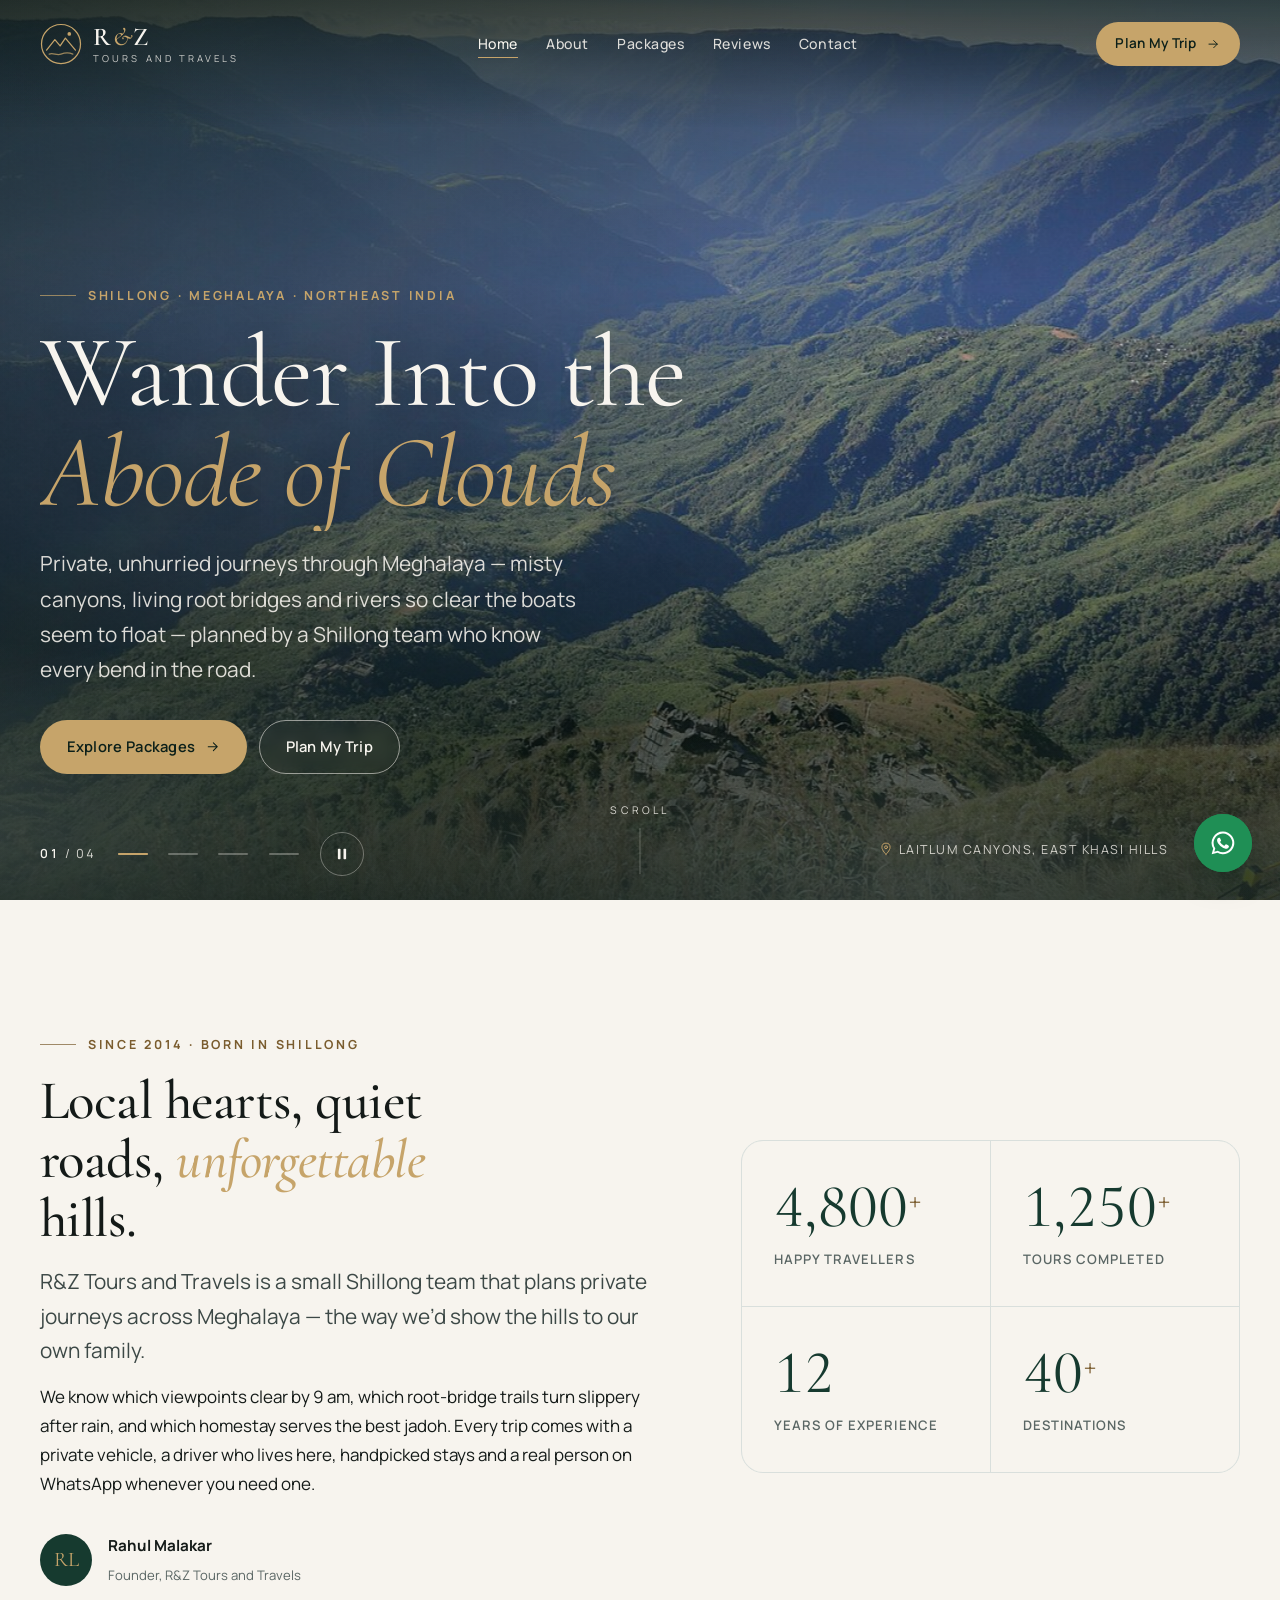
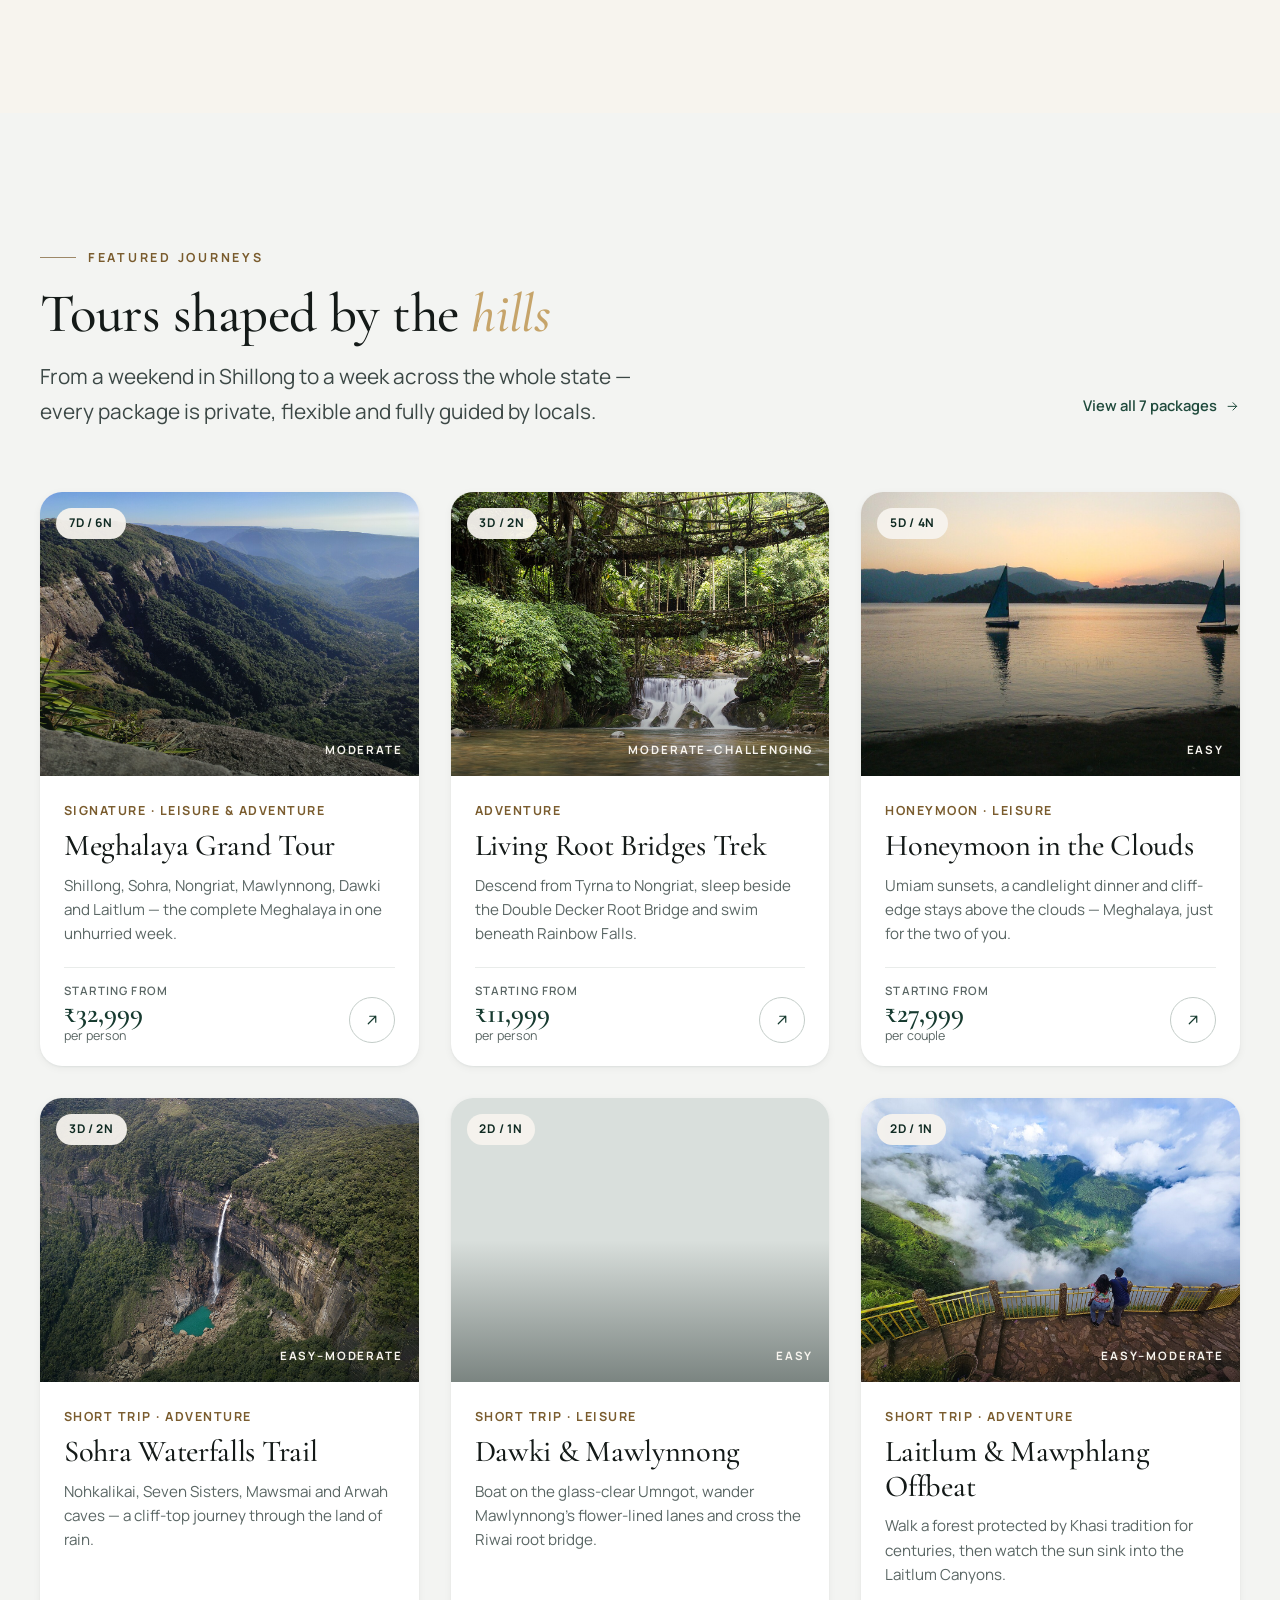
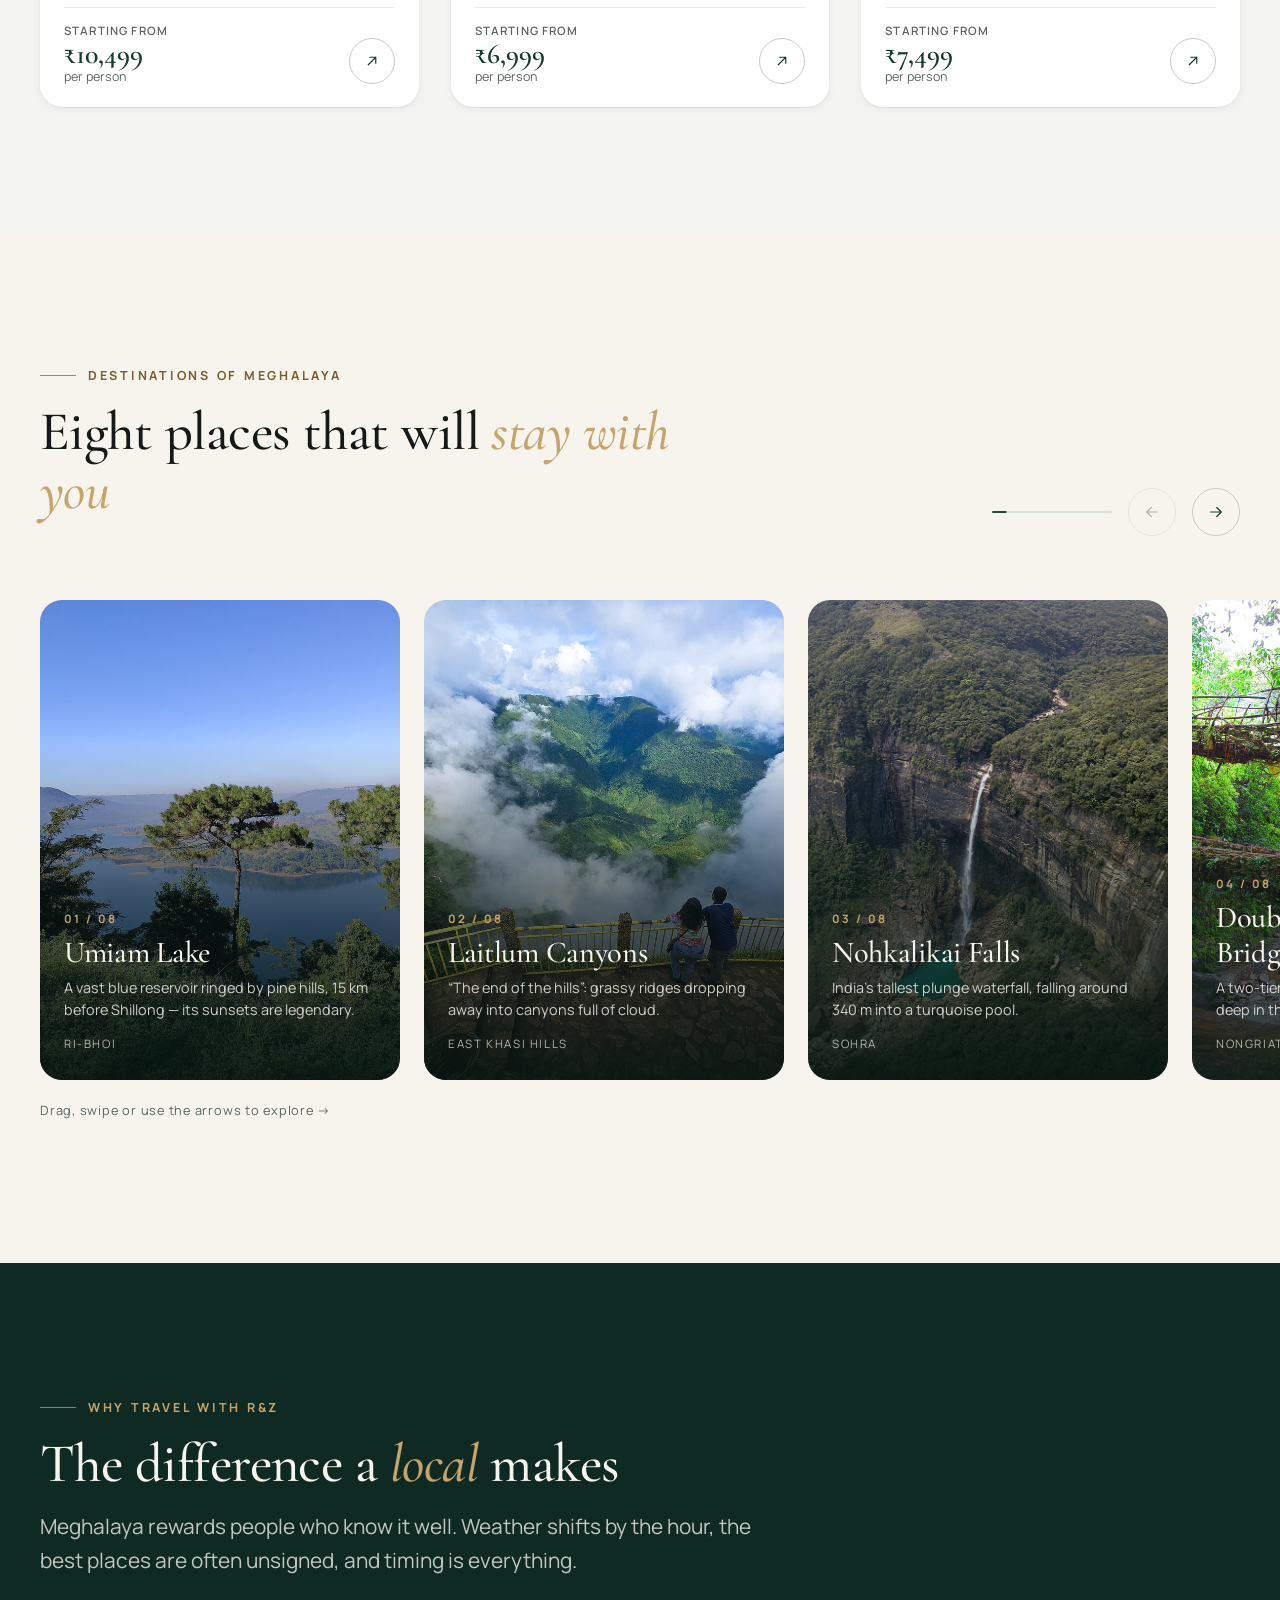
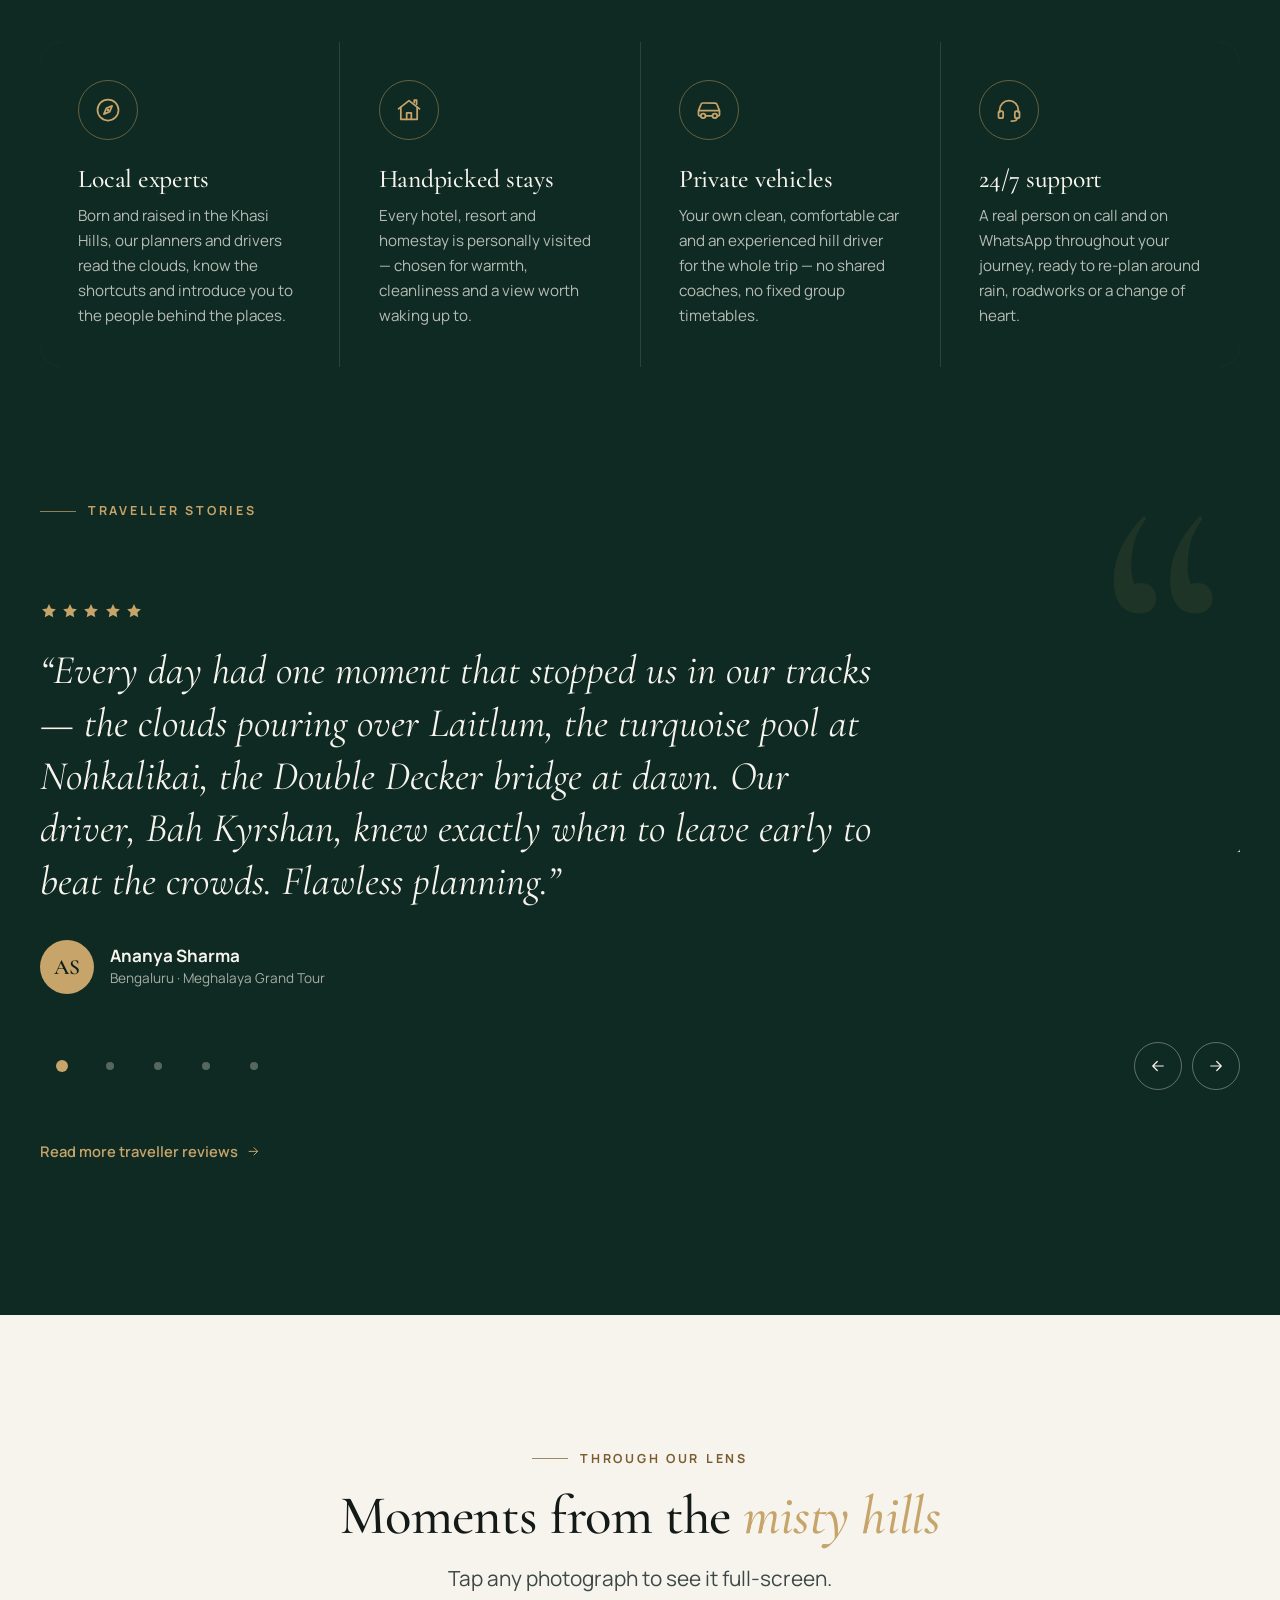
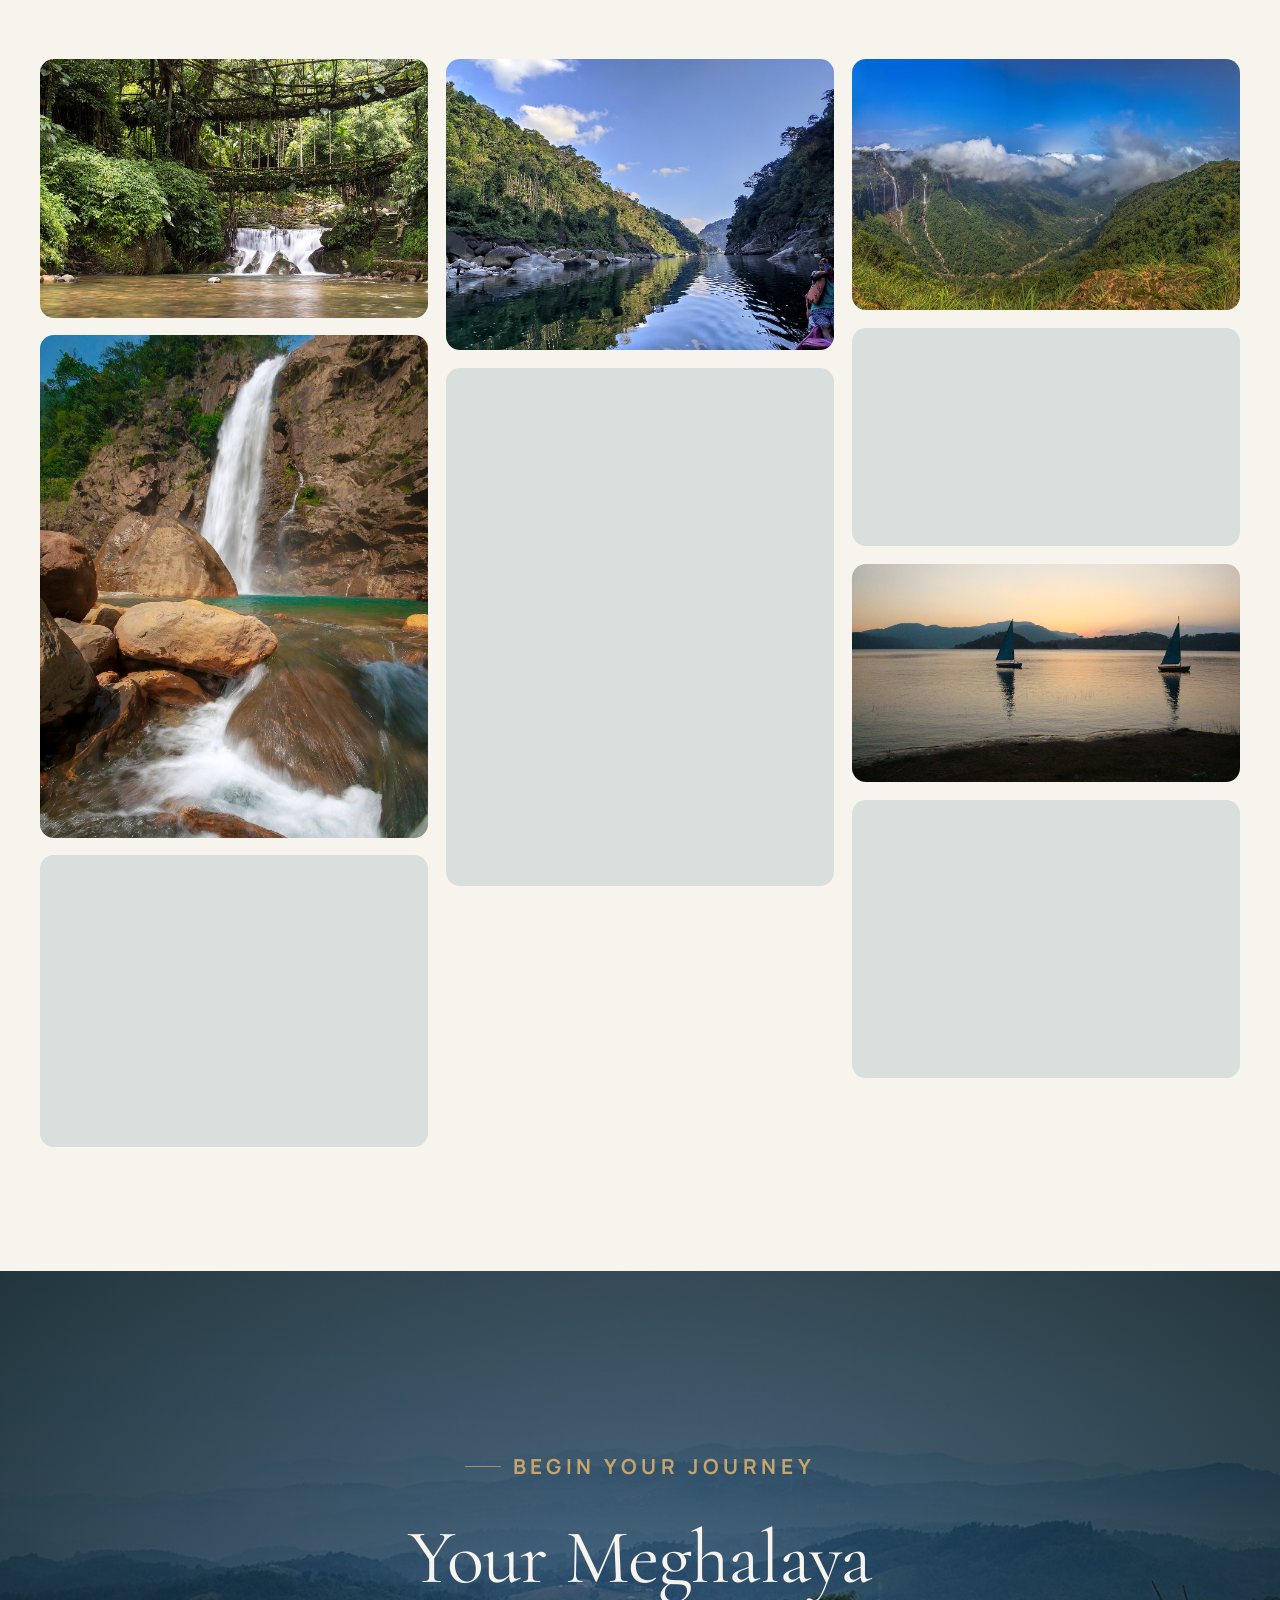
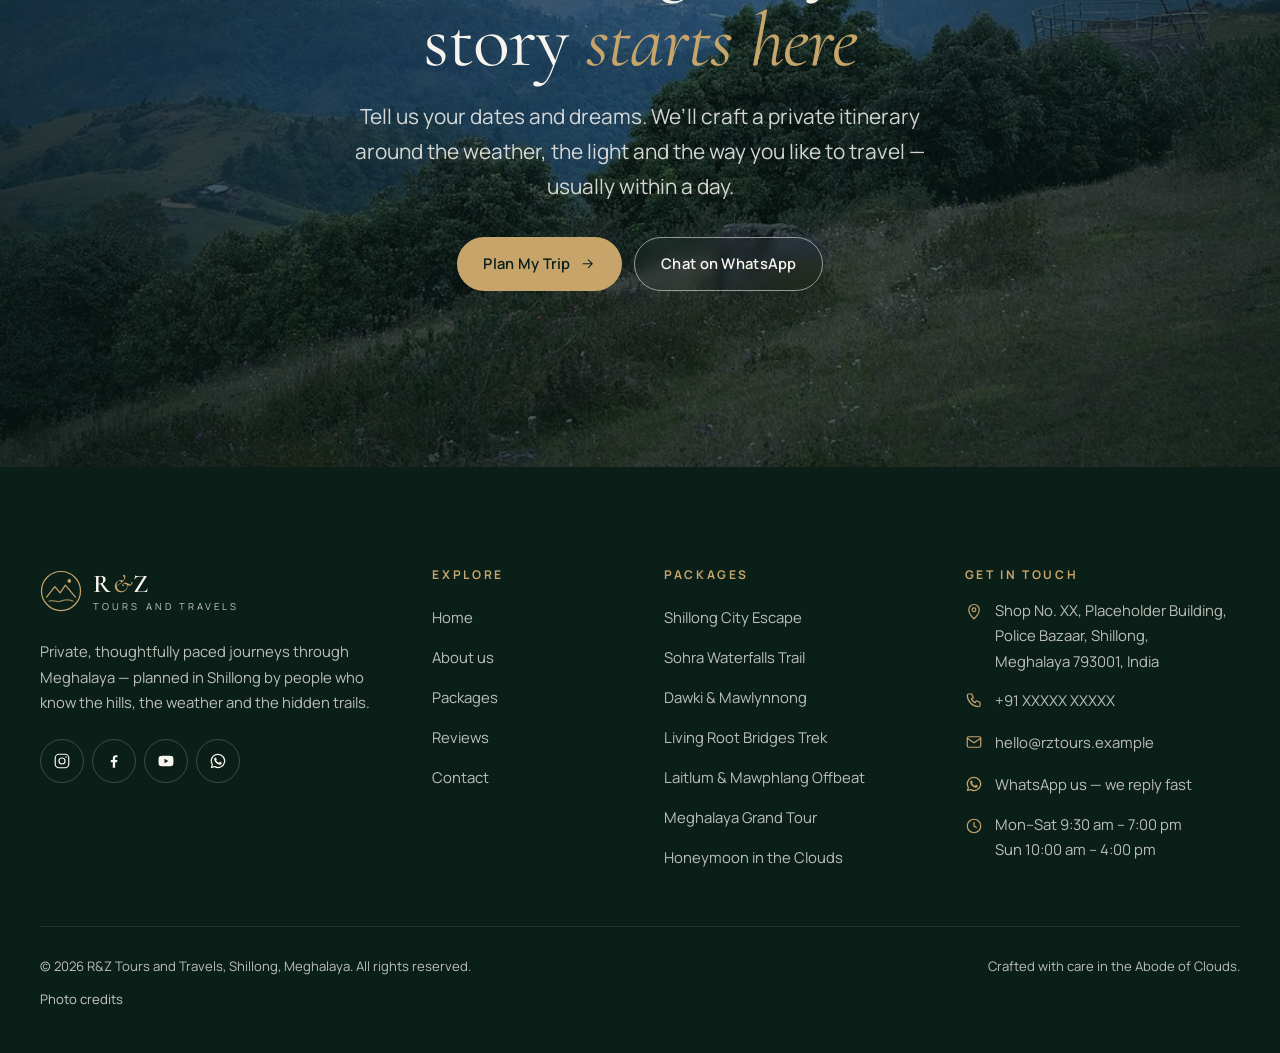
<file: index.html>
<!DOCTYPE html>
<html lang="en-IN">
<head>
<meta charset="utf-8">
<meta name="viewport" content="width=device-width, initial-scale=1">
<title>R&amp;Z Tours and Travels | Meghalaya &amp; Shillong Tour Packages</title>
<meta name="description" content="Private, locally guided tours of Meghalaya from Shillong — living root bridges, Sohra waterfalls, Dawki, Mawlynnong and Laitlum. Plan your trip with R&amp;Z Tours and Travels.">
<meta name="theme-color" content="#0f2a22">
<meta name="robots" content="index, follow">
<!-- Open Graph / social sharing (replace the example domain with your live domain) -->
<meta property="og:type" content="website">
<meta property="og:site_name" content="R&amp;Z Tours and Travels">
<meta property="og:title" content="R&amp;Z Tours and Travels | Meghalaya &amp; Shillong Tour Packages">
<meta property="og:description" content="Private, locally guided tours of Meghalaya from Shillong — living root bridges, Sohra waterfalls, Dawki, Mawlynnong and Laitlum. Plan your trip with R&amp;Z Tours and Travels.">
<meta property="og:url" content="https://www.rztours.example/">
<meta property="og:image" content="https://www.rztours.example/assets/images/laitlum-canyons-hero.jpg">
<meta property="og:locale" content="en_IN">
<meta name="twitter:card" content="summary_large_image">
<link rel="icon" type="image/svg+xml" href="data:image/svg+xml,%3Csvg%20xmlns%3D'http%3A%2F%2Fwww.w3.org%2F2000%2Fsvg'%20viewBox%3D'0%200%2048%2048'%3E%3Crect%20width%3D'48'%20height%3D'48'%20rx%3D'12'%20fill%3D'%230f2a22'%2F%3E%3Cpath%20d%3D'M8%2032l9.5-12%206%207.2%206-9L41%2032'%20fill%3D'none'%20stroke%3D'%23c6a46a'%20stroke-width%3D'3'%20stroke-linecap%3D'round'%20stroke-linejoin%3D'round'%2F%3E%3Ccircle%20cx%3D'33.5'%20cy%3D'13'%20r%3D'2.6'%20fill%3D'%23c6a46a'%2F%3E%3C%2Fsvg%3E">
<link rel="preconnect" href="https://fonts.googleapis.com">
<link rel="preconnect" href="https://fonts.gstatic.com" crossorigin>
<link rel="stylesheet" href="https://fonts.googleapis.com/css2?family=Cormorant+Garamond:ital,wght@0,400;0,500;0,600;1,400;1,500&amp;family=Manrope:wght@400;500;600;700&amp;display=swap">
<link rel="stylesheet" href="assets/css/style.css">
<script>
  /* Runs before paint: flags JS, decides between first-visit preloader and the page-transition curtain.
     Failsafe: if main.js never loads, the page is revealed after 4s. */
  (function (h) {
    h.className += ' js';
    var first = false;
    try { first = !sessionStorage.getItem('rz-visited'); sessionStorage.setItem('rz-visited', '1'); } catch (e) {}
    var reduce = window.matchMedia && window.matchMedia('(prefers-reduced-motion: reduce)').matches;
    h.className += (first && !reduce) ? ' show-preloader' : ' pt-cover';
    setTimeout(function () { if (!window.RZ) { h.className = h.className.replace(/\b(js|pt-cover|show-preloader)\b/g, ''); } }, 4000);
  })(document.documentElement);
</script>
<script type="application/ld+json">
{
  "@context": "https://schema.org",
  "@type": "TravelAgency",
  "name": "R&Z Tours and Travels",
  "url": "https://www.rztours.example/",
  "description": "Shillong-based travel agency offering private tours of Meghalaya: Shillong, Sohra (Cherrapunji), Dawki, Mawlynnong, living root bridges and Laitlum.",
  "image": "https://www.rztours.example/assets/images/laitlum-canyons-hero.jpg",
  "telephone": "+91 XXXXX XXXXX",
  "email": "hello@rztours.example",
  "priceRange": "₹₹",
  "address": {
    "@type": "PostalAddress",
    "streetAddress": "Shop No. XX, Placeholder Building, Police Bazaar",
    "addressLocality": "Shillong",
    "addressRegion": "Meghalaya",
    "postalCode": "793001",
    "addressCountry": "IN"
  },
  "geo": {
    "@type": "GeoCoordinates",
    "latitude": 25.5761,
    "longitude": 91.8826
  },
  "areaServed": {
    "@type": "State",
    "name": "Meghalaya"
  },
  "openingHoursSpecification": [
    {
      "@type": "OpeningHoursSpecification",
      "dayOfWeek": [
        "Monday",
        "Tuesday",
        "Wednesday",
        "Thursday",
        "Friday",
        "Saturday"
      ],
      "opens": "09:30",
      "closes": "19:00"
    },
    {
      "@type": "OpeningHoursSpecification",
      "dayOfWeek": "Sunday",
      "opens": "10:00",
      "closes": "16:00"
    }
  ],
  "sameAs": [
    "https://www.instagram.com/",
    "https://www.facebook.com/",
    "https://www.youtube.com/"
  ]
}
</script>
</head><body>
<a class="skip-link" href="#main">Skip to main content</a>

<!-- Preloader (first visit only) -->
<div class="preloader" aria-hidden="true">
  <div class="preloader__inner">
    <svg class="preloader__mark" viewBox="0 0 48 48" fill="none" stroke="currentColor" stroke-width="1.4" stroke-linecap="round" stroke-linejoin="round" aria-hidden="true"><circle cx="24" cy="24" r="22.3"/><path d="M7.5 31l9.5-12 6 7.2 6-9 11.5 13.8"/><path d="M10.5 35.6c4.4-2 8.6 1.9 13.5 0s9.2-2 13.5 0" opacity=".75"/><circle cx="33.5" cy="12.5" r="2.1" fill="currentColor" stroke="none"/></svg>
    <div class="preloader__word"><span>R&amp;Z</span></div>
    <div class="preloader__line"></div>
    <p class="preloader__sub">Tours and Travels · Shillong</p>
  </div>
</div>

<!-- Page transition curtain -->
<div class="page-transition" aria-hidden="true"><div class="page-transition__panel"><svg class="page-transition__mark" viewBox="0 0 48 48" fill="none" stroke="currentColor" stroke-width="1.4" stroke-linecap="round" stroke-linejoin="round" aria-hidden="true"><circle cx="24" cy="24" r="22.3"/><path d="M7.5 31l9.5-12 6 7.2 6-9 11.5 13.8"/><path d="M10.5 35.6c4.4-2 8.6 1.9 13.5 0s9.2-2 13.5 0" opacity=".75"/><circle cx="33.5" cy="12.5" r="2.1" fill="currentColor" stroke="none"/></svg></div></div>

<!-- ============ HEADER (identical on every page) ============ -->
<header class="site-header">
  <div class="container header__inner">
    <a class="logo" href="index.html" aria-label="R&amp;Z Tours and Travels — home">
      <svg class="logo__mark" viewBox="0 0 48 48" fill="none" stroke="currentColor" stroke-width="1.4" stroke-linecap="round" stroke-linejoin="round" aria-hidden="true"><circle cx="24" cy="24" r="22.3"/><path d="M7.5 31l9.5-12 6 7.2 6-9 11.5 13.8"/><path d="M10.5 35.6c4.4-2 8.6 1.9 13.5 0s9.2-2 13.5 0" opacity=".75"/><circle cx="33.5" cy="12.5" r="2.1" fill="currentColor" stroke="none"/></svg>
      <span class="logo__text"><span class="logo__name">R<i>&amp;</i>Z</span><span class="logo__sub">Tours and Travels</span></span>
    </a>
    <nav class="nav" aria-label="Primary">
      <ul class="nav__list">
          <li><a class="nav__link" href="index.html" aria-current="page">Home</a></li>
          <li><a class="nav__link" href="about.html">About</a></li>
          <li><a class="nav__link" href="packages.html">Packages</a></li>
          <li><a class="nav__link" href="reviews.html">Reviews</a></li>
          <li><a class="nav__link" href="contact.html">Contact</a></li>
      </ul>
    </nav>
    <a class="btn btn--gold btn--sm header__cta" href="contact.html">Plan My Trip <svg viewBox="0 0 24 24" fill="none" stroke="currentColor" stroke-width="1.6" stroke-linecap="round" stroke-linejoin="round" aria-hidden="true"><path d="M5 12h14M13 6l6 6-6 6"/></svg></a>
    <button class="menu-toggle" type="button" aria-expanded="false" aria-controls="mobile-menu" aria-label="Open menu">
      <span class="menu-toggle__box" aria-hidden="true"><span class="menu-toggle__line"></span><span class="menu-toggle__line"></span><span class="menu-toggle__line"></span></span>
    </button>
  </div>
</header>

<div class="mobile-menu" id="mobile-menu">
  <nav aria-label="Mobile">
    <ul class="mobile-menu__list">
        <li class="mobile-menu__item"><a class="mobile-menu__link" href="index.html" aria-current="page"><small>01</small>Home</a></li>
        <li class="mobile-menu__item"><a class="mobile-menu__link" href="about.html"><small>02</small>About</a></li>
        <li class="mobile-menu__item"><a class="mobile-menu__link" href="packages.html"><small>03</small>Packages</a></li>
        <li class="mobile-menu__item"><a class="mobile-menu__link" href="reviews.html"><small>04</small>Reviews</a></li>
        <li class="mobile-menu__item"><a class="mobile-menu__link" href="contact.html"><small>05</small>Contact</a></li>
    </ul>
  </nav>
  <div class="mobile-menu__foot">
    <a href="tel:+91XXXXXXXXXX">+91&nbsp;XXXXX&nbsp;XXXXX</a>
    <a href="mailto:hello@rztours.example">hello@rztours.example</a>
    <a href="https://wa.me/91XXXXXXXXXX" target="_blank" rel="noopener">Chat on WhatsApp</a>
  </div>
</div>
<!-- ============ /HEADER ============ -->

<main id="main">
  <!-- ===== HERO ===== -->
  <section class="hero hero--home" data-hero-slider aria-label="Introduction">
    <div class="hero__media" data-parallax="0.3">
      <div class="hero__slide is-active" data-caption="Laitlum Canyons, East Khasi Hills"><img src="assets/images/laitlum-canyons-hero.jpg" srcset="assets/images/laitlum-canyons.jpg 1280w, assets/images/laitlum-canyons-hero.jpg 1920w" sizes="100vw" width="1920" height="1440" alt="Layered green ridges of the Laitlum Canyons at the edge of the Khasi Hills" fetchpriority="high" decoding="async"></div>
      <div class="hero__slide" data-caption="Nohkalikai Falls, Sohra"><img src="assets/images/nohkalikai-falls-clouds-hero.jpg" srcset="assets/images/nohkalikai-falls-clouds.jpg 1280w, assets/images/nohkalikai-falls-clouds-hero.jpg 1920w" sizes="100vw" width="1920" height="1440" alt="" decoding="async"></div>
      <div class="hero__slide" data-caption="Umiam Lake, Ri-Bhoi"><img src="assets/images/umiam-lake-aerial-hero.jpg" srcset="assets/images/umiam-lake-aerial.jpg 1280w, assets/images/umiam-lake-aerial-hero.jpg 1920w" sizes="100vw" width="1920" height="1280" alt="" decoding="async"></div>
      <div class="hero__slide" data-caption="Seven Sisters Falls, Sohra"><img src="assets/images/seven-sisters-falls-valley-hero.jpg" srcset="assets/images/seven-sisters-falls-valley.jpg 1280w, assets/images/seven-sisters-falls-valley-hero.jpg 1920w" sizes="100vw" width="1920" height="1242" alt="" decoding="async"></div>
    </div>
    <div class="hero__overlay"></div>
    <div class="hero__mist" aria-hidden="true"></div>
    <div class="container hero__content">
      <p class="eyebrow hero-fade hero-fade--1"><span>Shillong · Meghalaya<span class="hide-sm"> · Northeast India</span></span></p>
      <h1 class="hero__title" data-split>Wander Into the<br> <em>Abode of Clouds</em></h1>
      <p class="hero__lead hero-fade hero-fade--2">Private, unhurried journeys through Meghalaya — misty canyons, living root bridges and rivers so clear the boats seem to float — planned by a Shillong team who know every bend in the road.</p>
      <div class="hero__actions hero-fade hero-fade--3">
        <a class="btn btn--gold" href="packages.html">Explore Packages <svg viewBox="0 0 24 24" fill="none" stroke="currentColor" stroke-width="1.6" stroke-linecap="round" stroke-linejoin="round" aria-hidden="true"><path d="M5 12h14M13 6l6 6-6 6"/></svg></a>
        <a class="btn btn--ghost" href="contact.html">Plan My Trip</a>
      </div>
    </div>
    <div class="hero__bar hero-fade hero-fade--4">
      <div class="container hero__bar-inner">
        <div class="hero__slides-nav">
          <span class="hero__count"><strong data-hero-count>01</strong> / 04</span>
          <div class="hero__dots"><button class="hero__dot is-active" type="button" aria-label="Show slide 1: Laitlum Canyons, East Khasi Hills" aria-current="true"></button><button class="hero__dot" type="button" aria-label="Show slide 2: Nohkalikai Falls, Sohra" aria-current="false"></button><button class="hero__dot" type="button" aria-label="Show slide 3: Umiam Lake, Ri-Bhoi" aria-current="false"></button><button class="hero__dot" type="button" aria-label="Show slide 4: Seven Sisters Falls, Sohra" aria-current="false"></button></div>
          <button class="icon-btn icon-btn--light" type="button" data-hero-toggle aria-pressed="false" aria-label="Pause slideshow" style="width:44px;height:44px"><svg viewBox="0 0 24 24" fill="currentColor" aria-hidden="true" data-icon="pause"><rect x="6.5" y="5" width="3.5" height="14" rx="1"/><rect x="14" y="5" width="3.5" height="14" rx="1"/></svg><svg viewBox="0 0 24 24" fill="currentColor" aria-hidden="true" data-icon="play" style="display:none"><path d="M8 5.5v13l11-6.5z"/></svg></button>
        </div>
        <p class="hero__caption"><svg viewBox="0 0 24 24" fill="none" stroke="currentColor" stroke-width="1.6" stroke-linecap="round" stroke-linejoin="round" aria-hidden="true"><path d="M12 21s-7-6.2-7-12a7 7 0 0114 0c0 5.8-7 12-7 12z"/><circle cx="12" cy="9" r="2.5"/></svg><span data-hero-caption>Laitlum Canyons, East Khasi Hills</span></p>
      </div>
    </div>
    <a class="scroll-indicator" href="#intro"><span>Scroll</span><span class="scroll-indicator__track" aria-hidden="true"></span></a>
  </section>

  <!-- ===== INTRO + COUNTERS ===== -->
  <section class="section" id="intro" aria-labelledby="intro-title">
    <div class="container split split--60">
      <div class="intro__text" data-reveal>
        <p class="eyebrow">Since 2014 · Born in Shillong</p>
        <h2 id="intro-title">Local hearts, quiet roads, <em class="accent">unforgettable</em> hills.</h2>
        <p class="lead">R&amp;Z Tours and Travels is a small Shillong team that plans private journeys across Meghalaya — the way we’d show the hills to our own family.</p>
        <p>We know which viewpoints clear by 9 am, which root-bridge trails turn slippery after rain, and which homestay serves the best jadoh. Every trip comes with a private vehicle, a driver who lives here, handpicked stays and a real person on WhatsApp whenever you need one.</p>
        <div class="signature">
          <span class="signature__avatar" aria-hidden="true">RL</span>
          <span><span class="signature__name">Rahul Malakar</span><br><span class="signature__role">Founder, R&amp;Z Tours and Travels</span></span>
        </div>
      </div>
      <!-- PLACEHOLDER STATS — update with real figures -->
      <div class="counters" data-stagger="0.12">
        <div class="counter"><span class="counter__num" data-count="4800"><span class="counter__value">4,800</span><sup>+</sup></span><span class="counter__label">Happy travellers</span></div>
        <div class="counter"><span class="counter__num" data-count="1250"><span class="counter__value">1,250</span><sup>+</sup></span><span class="counter__label">Tours completed</span></div>
        <div class="counter"><span class="counter__num" data-count="12"><span class="counter__value">12</span></span><span class="counter__label">Years of experience</span></div>
        <div class="counter"><span class="counter__num" data-count="40"><span class="counter__value">40</span><sup>+</sup></span><span class="counter__label">Destinations</span></div>
      </div>
    </div>
  </section>

  <!-- ===== FEATURED PACKAGES ===== -->
  <section class="section section--fog" aria-labelledby="featured-title">
    <div class="container">
      <div class="section-head section-head--row">
        <div data-reveal>
          <p class="eyebrow">Featured journeys</p>
          <h2 id="featured-title">Tours shaped by the <em class="accent">hills</em></h2>
          <p class="lead">From a weekend in Shillong to a week across the whole state — every package is private, flexible and fully guided by locals.</p>
        </div>
        <a class="link-arrow" href="packages.html" data-reveal>View all 7 packages <svg viewBox="0 0 24 24" fill="none" stroke="currentColor" stroke-width="1.6" stroke-linecap="round" stroke-linejoin="round" aria-hidden="true"><path d="M5 12h14M13 6l6 6-6 6"/></svg></a>
      </div>
      <div class="pkg-grid" data-stagger="0.1">
        <article class="pkg-card" data-category="leisure adventure">
          <a class="pkg-card__link" href="packages/meghalaya-grand-tour.html">
            <div class="pkg-card__media">
              <img src="assets/images/sohra-cliffs-green.jpg" width="1280" height="960" alt="Steep forested cliffs and valleys near Sohra" loading="lazy" decoding="async">
              <span class="pkg-card__badge">7D / 6N</span>
              <span class="pkg-card__tag">Moderate</span>
            </div>
            <div class="pkg-card__body">
              <p class="pkg-card__meta">Signature · Leisure &amp; Adventure</p>
              <h3 class="pkg-card__title">Meghalaya Grand Tour</h3>
              <p class="pkg-card__teaser">Shillong, Sohra, Nongriat, Mawlynnong, Dawki and Laitlum — the complete Meghalaya in one unhurried week.</p>
              <div class="pkg-card__foot">
              <!-- PLACEHOLDER PRICE — update before launch -->
              <span class="price"><small>Starting from</small><strong>₹32,999</strong><span>per person</span></span>
                <span class="pkg-card__cta" aria-hidden="true"><svg viewBox="0 0 24 24" fill="none" stroke="currentColor" stroke-width="1.6" stroke-linecap="round" stroke-linejoin="round" aria-hidden="true"><path d="M7 17L17 7M9 7h8v8"/></svg></span>
              </div>
            </div>
          </a>
        </article>
        <article class="pkg-card" data-category="adventure">
          <a class="pkg-card__link" href="packages/living-root-bridges-trek.html">
            <div class="pkg-card__media">
              <img src="assets/images/root-bridge-natural-pool.jpg" width="1280" height="853" alt="The Double Decker Root Bridge above a small waterfall and natural pool" loading="lazy" decoding="async">
              <span class="pkg-card__badge">3D / 2N</span>
              <span class="pkg-card__tag">Moderate–Challenging</span>
            </div>
            <div class="pkg-card__body">
              <p class="pkg-card__meta">Adventure</p>
              <h3 class="pkg-card__title">Living Root Bridges Trek</h3>
              <p class="pkg-card__teaser">Descend from Tyrna to Nongriat, sleep beside the Double Decker Root Bridge and swim beneath Rainbow Falls.</p>
              <div class="pkg-card__foot">
              <!-- PLACEHOLDER PRICE — update before launch -->
              <span class="price"><small>Starting from</small><strong>₹11,999</strong><span>per person</span></span>
                <span class="pkg-card__cta" aria-hidden="true"><svg viewBox="0 0 24 24" fill="none" stroke="currentColor" stroke-width="1.6" stroke-linecap="round" stroke-linejoin="round" aria-hidden="true"><path d="M7 17L17 7M9 7h8v8"/></svg></span>
              </div>
            </div>
          </a>
        </article>
        <article class="pkg-card" data-category="honeymoon leisure">
          <a class="pkg-card__link" href="packages/honeymoon-in-the-clouds.html">
            <div class="pkg-card__media">
              <img src="assets/images/umiam-lake-sunset-sails.jpg" width="1280" height="720" alt="Two sailboats silhouetted on Umiam Lake at sunset" loading="lazy" decoding="async">
              <span class="pkg-card__badge">5D / 4N</span>
              <span class="pkg-card__tag">Easy</span>
            </div>
            <div class="pkg-card__body">
              <p class="pkg-card__meta">Honeymoon · Leisure</p>
              <h3 class="pkg-card__title">Honeymoon in the Clouds</h3>
              <p class="pkg-card__teaser">Umiam sunsets, a candlelight dinner and cliff-edge stays above the clouds — Meghalaya, just for the two of you.</p>
              <div class="pkg-card__foot">
              <!-- PLACEHOLDER PRICE — update before launch -->
              <span class="price"><small>Starting from</small><strong>₹27,999</strong><span>per couple</span></span>
                <span class="pkg-card__cta" aria-hidden="true"><svg viewBox="0 0 24 24" fill="none" stroke="currentColor" stroke-width="1.6" stroke-linecap="round" stroke-linejoin="round" aria-hidden="true"><path d="M7 17L17 7M9 7h8v8"/></svg></span>
              </div>
            </div>
          </a>
        </article>
        <article class="pkg-card" data-category="short adventure">
          <a class="pkg-card__link" href="packages/sohra-waterfalls-trail.html">
            <div class="pkg-card__media">
              <img src="assets/images/nohkalikai-falls-plunge-pool.jpg" width="1280" height="983" alt="Nohkalikai Falls dropping into its turquoise plunge pool" loading="lazy" decoding="async">
              <span class="pkg-card__badge">3D / 2N</span>
              <span class="pkg-card__tag">Easy–Moderate</span>
            </div>
            <div class="pkg-card__body">
              <p class="pkg-card__meta">Short trip · Adventure</p>
              <h3 class="pkg-card__title">Sohra Waterfalls Trail</h3>
              <p class="pkg-card__teaser">Nohkalikai, Seven Sisters, Mawsmai and Arwah caves — a cliff-top journey through the land of rain.</p>
              <div class="pkg-card__foot">
              <!-- PLACEHOLDER PRICE — update before launch -->
              <span class="price"><small>Starting from</small><strong>₹10,499</strong><span>per person</span></span>
                <span class="pkg-card__cta" aria-hidden="true"><svg viewBox="0 0 24 24" fill="none" stroke="currentColor" stroke-width="1.6" stroke-linecap="round" stroke-linejoin="round" aria-hidden="true"><path d="M7 17L17 7M9 7h8v8"/></svg></span>
              </div>
            </div>
          </a>
        </article>
        <article class="pkg-card" data-category="short leisure">
          <a class="pkg-card__link" href="packages/dawki-mawlynnong.html">
            <div class="pkg-card__media">
              <img src="assets/images/umngot-river-clear-water.jpg" width="1280" height="960" alt="Pebbles clearly visible through the glassy water of the Umngot River" loading="lazy" decoding="async">
              <span class="pkg-card__badge">2D / 1N</span>
              <span class="pkg-card__tag">Easy</span>
            </div>
            <div class="pkg-card__body">
              <p class="pkg-card__meta">Short trip · Leisure</p>
              <h3 class="pkg-card__title">Dawki &amp; Mawlynnong</h3>
              <p class="pkg-card__teaser">Boat on the glass-clear Umngot, wander Mawlynnong’s flower-lined lanes and cross the Riwai root bridge.</p>
              <div class="pkg-card__foot">
              <!-- PLACEHOLDER PRICE — update before launch -->
              <span class="price"><small>Starting from</small><strong>₹6,999</strong><span>per person</span></span>
                <span class="pkg-card__cta" aria-hidden="true"><svg viewBox="0 0 24 24" fill="none" stroke="currentColor" stroke-width="1.6" stroke-linecap="round" stroke-linejoin="round" aria-hidden="true"><path d="M7 17L17 7M9 7h8v8"/></svg></span>
              </div>
            </div>
          </a>
        </article>
        <article class="pkg-card" data-category="short adventure">
          <a class="pkg-card__link" href="packages/laitlum-mawphlang-offbeat.html">
            <div class="pkg-card__media">
              <img src="assets/images/laitlum-viewpoint-clouds.jpg" width="1280" height="946" alt="A couple at a railed viewpoint above clouds drifting through a green valley" loading="lazy" decoding="async">
              <span class="pkg-card__badge">2D / 1N</span>
              <span class="pkg-card__tag">Easy–Moderate</span>
            </div>
            <div class="pkg-card__body">
              <p class="pkg-card__meta">Short trip · Adventure</p>
              <h3 class="pkg-card__title">Laitlum &amp; Mawphlang Offbeat</h3>
              <p class="pkg-card__teaser">Walk a forest protected by Khasi tradition for centuries, then watch the sun sink into the Laitlum Canyons.</p>
              <div class="pkg-card__foot">
              <!-- PLACEHOLDER PRICE — update before launch -->
              <span class="price"><small>Starting from</small><strong>₹7,499</strong><span>per person</span></span>
                <span class="pkg-card__cta" aria-hidden="true"><svg viewBox="0 0 24 24" fill="none" stroke="currentColor" stroke-width="1.6" stroke-linecap="round" stroke-linejoin="round" aria-hidden="true"><path d="M7 17L17 7M9 7h8v8"/></svg></span>
              </div>
            </div>
          </a>
        </article>
      </div>
    </div>
  </section>

  <!-- ===== DESTINATIONS STRIP ===== -->
  <section class="section dest" aria-labelledby="dest-title">
    <div class="container">
      <div class="section-head section-head--row">
        <div data-reveal>
          <p class="eyebrow">Destinations of Meghalaya</p>
          <h2 id="dest-title">Eight places that will <em class="accent">stay with you</em></h2>
        </div>
        <div class="dest-controls" data-reveal>
          <div class="dest-progress" aria-hidden="true"><span class="dest-progress__bar"></span></div>
          <button class="icon-btn" type="button" data-dest-prev aria-label="Scroll destinations left"><svg viewBox="0 0 24 24" fill="none" stroke="currentColor" stroke-width="1.6" stroke-linecap="round" stroke-linejoin="round" aria-hidden="true"><path d="M19 12H5M11 6l-6 6 6 6"/></svg></button>
          <button class="icon-btn" type="button" data-dest-next aria-label="Scroll destinations right"><svg viewBox="0 0 24 24" fill="none" stroke="currentColor" stroke-width="1.6" stroke-linecap="round" stroke-linejoin="round" aria-hidden="true"><path d="M5 12h14M13 6l6 6-6 6"/></svg></button>
        </div>
      </div>
    </div>
    <section class="dest-strip" tabindex="0" aria-label="Destinations — scroll or drag horizontally">
      <ul class="dest-track" data-stagger="0.08">
          <li class="dest-card">
            <a href="packages/shillong-city-escape.html" aria-label="Umiam Lake — see the related tour">
              <figure class="dest-card__figure">
                <img src="assets/images/umiam-lake-pines.jpg" width="1280" height="960" alt="Pine trees framing Umiam Lake under a clear blue sky" loading="lazy" decoding="async">
                <figcaption class="dest-card__caption">
                  <span class="dest-card__num">01 / 08</span>
                  <h3 class="dest-card__title">Umiam Lake</h3>
                  <p class="dest-card__text">A vast blue reservoir ringed by pine hills, 15 km before Shillong — its sunsets are legendary.</p>
                  <span class="dest-card__region">Ri-Bhoi</span>
                </figcaption>
              </figure>
            </a>
          </li>
          <li class="dest-card">
            <a href="packages/laitlum-mawphlang-offbeat.html" aria-label="Laitlum Canyons — see the related tour">
              <figure class="dest-card__figure">
                <img src="assets/images/laitlum-viewpoint-clouds.jpg" width="1280" height="946" alt="A couple at a railed viewpoint above clouds drifting through a green valley" loading="lazy" decoding="async">
                <figcaption class="dest-card__caption">
                  <span class="dest-card__num">02 / 08</span>
                  <h3 class="dest-card__title">Laitlum Canyons</h3>
                  <p class="dest-card__text">“The end of the hills”: grassy ridges dropping away into canyons full of cloud.</p>
                  <span class="dest-card__region">East Khasi Hills</span>
                </figcaption>
              </figure>
            </a>
          </li>
          <li class="dest-card">
            <a href="packages/sohra-waterfalls-trail.html" aria-label="Nohkalikai Falls — see the related tour">
              <figure class="dest-card__figure">
                <img src="assets/images/nohkalikai-falls-plunge-pool.jpg" width="1280" height="983" alt="Nohkalikai Falls dropping into its turquoise plunge pool" loading="lazy" decoding="async">
                <figcaption class="dest-card__caption">
                  <span class="dest-card__num">03 / 08</span>
                  <h3 class="dest-card__title">Nohkalikai Falls</h3>
                  <p class="dest-card__text">India’s tallest plunge waterfall, falling around 340 m into a turquoise pool.</p>
                  <span class="dest-card__region">Sohra</span>
                </figcaption>
              </figure>
            </a>
          </li>
          <li class="dest-card">
            <a href="packages/living-root-bridges-trek.html" aria-label="Double Decker Root Bridge — see the related tour">
              <figure class="dest-card__figure">
                <img src="assets/images/double-decker-root-bridge-river.jpg" width="1280" height="960" alt="The Double Decker Root Bridge above a clear jungle stream" loading="lazy" decoding="async">
                <figcaption class="dest-card__caption">
                  <span class="dest-card__num">04 / 08</span>
                  <h3 class="dest-card__title">Double Decker Root Bridge</h3>
                  <p class="dest-card__text">A two-tiered bridge grown from living roots, deep in the jungle at Nongriat.</p>
                  <span class="dest-card__region">Nongriat</span>
                </figcaption>
              </figure>
            </a>
          </li>
          <li class="dest-card">
            <a href="packages/dawki-mawlynnong.html" aria-label="Dawki &amp; the Umngot — see the related tour">
              <figure class="dest-card__figure">
                <img src="assets/images/umngot-river-clear-water.jpg" width="1280" height="960" alt="Pebbles clearly visible through the glassy water of the Umngot River" loading="lazy" decoding="async">
                <figcaption class="dest-card__caption">
                  <span class="dest-card__num">05 / 08</span>
                  <h3 class="dest-card__title">Dawki &amp; the Umngot</h3>
                  <p class="dest-card__text">A river so clear the boats seem to float on air, right on the Bangladesh border.</p>
                  <span class="dest-card__region">West Jaintia Hills</span>
                </figcaption>
              </figure>
            </a>
          </li>
          <li class="dest-card">
            <a href="packages/dawki-mawlynnong.html" aria-label="Mawlynnong — see the related tour">
              <figure class="dest-card__figure">
                <img src="assets/images/mawlynnong-village-lane.jpg" width="1280" height="1892" alt="A spotless bamboo-fenced lane lined with plants in Mawlynnong" loading="lazy" decoding="async">
                <figcaption class="dest-card__caption">
                  <span class="dest-card__num">06 / 08</span>
                  <h3 class="dest-card__title">Mawlynnong</h3>
                  <p class="dest-card__text">Asia’s cleanest village: swept lanes, bamboo bins and gardens in bloom.</p>
                  <span class="dest-card__region">East Khasi Hills</span>
                </figcaption>
              </figure>
            </a>
          </li>
          <li class="dest-card">
            <a href="packages/shillong-city-escape.html" aria-label="Elephant Falls — see the related tour">
              <figure class="dest-card__figure">
                <img src="assets/images/elephant-falls.jpg" width="1280" height="853" alt="Water cascading over dark rock ledges at Elephant Falls, Shillong" loading="lazy" decoding="async">
                <figcaption class="dest-card__caption">
                  <span class="dest-card__num">07 / 08</span>
                  <h3 class="dest-card__title">Elephant Falls</h3>
                  <p class="dest-card__text">Three tiers of falling water in a fern-draped glen on the edge of Shillong.</p>
                  <span class="dest-card__region">Shillong</span>
                </figcaption>
              </figure>
            </a>
          </li>
          <li class="dest-card">
            <a href="packages/shillong-city-escape.html" aria-label="Shillong Peak — see the related tour">
              <figure class="dest-card__figure">
                <img src="assets/images/shillong-peak-view.jpg" width="1280" height="960" alt="Shillong spread across the hills, seen from Shillong Peak" loading="lazy" decoding="async">
                <figcaption class="dest-card__caption">
                  <span class="dest-card__num">08 / 08</span>
                  <h3 class="dest-card__title">Shillong Peak</h3>
                  <p class="dest-card__text">The city’s highest viewpoint at 1,965 m, with the plains on the horizon.</p>
                  <span class="dest-card__region">Shillong</span>
                </figcaption>
              </figure>
            </a>
          </li>
      </ul>
    </section>
    <div class="container"><p class="dest-hint">Drag, swipe or use the arrows to explore →</p></div>
  </section>

  <!-- ===== WHY CHOOSE US ===== -->
  <section class="section section--pine on-dark" aria-labelledby="why-title">
    <div class="container">
      <div class="section-head" data-reveal>
        <p class="eyebrow">Why travel with R&amp;Z</p>
        <h2 id="why-title">The difference a <em class="accent">local</em> makes</h2>
        <p class="lead">Meghalaya rewards people who know it well. Weather shifts by the hour, the best places are often unsigned, and timing is everything.</p>
      </div>
      <div class="features" data-stagger="0.1">
        <article class="feature">
          <div class="feature__icon"><svg viewBox="0 0 24 24" fill="none" stroke="currentColor" stroke-width="1.5" stroke-linecap="round" stroke-linejoin="round" aria-hidden="true"><circle cx="12" cy="12" r="9"/><path d="M15.5 8.5l-2 5-5 2 2-5z"/><circle cx="12" cy="12" r="0.6" fill="currentColor"/></svg></div>
          <h3>Local experts</h3>
          <p>Born and raised in the Khasi Hills, our planners and drivers read the clouds, know the shortcuts and introduce you to the people behind the places.</p>
        </article>
        <article class="feature">
          <div class="feature__icon"><svg viewBox="0 0 24 24" fill="none" stroke="currentColor" stroke-width="1.5" stroke-linecap="round" stroke-linejoin="round" aria-hidden="true"><path d="M3 11l9-7 9 7"/><path d="M5 9.5V20h14V9.5"/><path d="M10 20v-5.5h4V20"/><path d="M16.5 5.5V3.5h2v3.6"/></svg></div>
          <h3>Handpicked stays</h3>
          <p>Every hotel, resort and homestay is personally visited — chosen for warmth, cleanliness and a view worth waking up to.</p>
        </article>
        <article class="feature">
          <div class="feature__icon"><svg viewBox="0 0 24 24" fill="none" stroke="currentColor" stroke-width="1.5" stroke-linecap="round" stroke-linejoin="round" aria-hidden="true"><path d="M3 16v-3.5L5 7.5A2 2 0 016.9 6h10.2A2 2 0 0119 7.5l2 5V16a1 1 0 01-1 1h-1M3 16a1 1 0 001 1h1M3 12.5h18M9 17h6"/><circle cx="7" cy="17" r="2"/><circle cx="17" cy="17" r="2"/></svg></div>
          <h3>Private vehicles</h3>
          <p>Your own clean, comfortable car and an experienced hill driver for the whole trip — no shared coaches, no fixed group timetables.</p>
        </article>
        <article class="feature">
          <div class="feature__icon"><svg viewBox="0 0 24 24" fill="none" stroke="currentColor" stroke-width="1.5" stroke-linecap="round" stroke-linejoin="round" aria-hidden="true"><path d="M4 14v-2a8 8 0 0116 0v2"/><rect x="3" y="13" width="4" height="6" rx="1.5"/><rect x="17" y="13" width="4" height="6" rx="1.5"/><path d="M19 19c0 1.5-2 2.5-5 2.5"/></svg></div>
          <h3>24/7 support</h3>
          <p>A real person on call and on WhatsApp throughout your journey, ready to re-plan around rain, roadworks or a change of heart.</p>
        </article>
      </div>
    </div>
  </section>

  <!-- ===== TESTIMONIALS ===== -->
  <!-- PLACEHOLDER TESTIMONIALS — replace with real customer reviews before going live -->
  <section class="section section--pine on-dark testimonials" style="padding-top:0" aria-labelledby="testimonials-title">
    <div class="container">
      <div class="section-head" data-reveal>
        <p class="eyebrow">Traveller stories</p>
        <h2 id="testimonials-title" class="visually-hidden">What our travellers say</h2>
      </div>
      <section class="carousel" data-carousel aria-roledescription="carousel" aria-label="Traveller testimonials" data-reveal>
        <div class="carousel__viewport" aria-live="off">
          <div class="carousel__track">
            <div class="carousel__slide" role="group" aria-roledescription="slide" aria-label="1 of 5">
              <figure class="quote">
                <div class="quote__stars" aria-label="5 out of 5 stars" role="img"><svg viewBox="0 0 24 24" fill="currentColor" aria-hidden="true"><path d="M12 2.8l2.8 5.9 6.4.8-4.7 4.4 1.2 6.4L12 17.2l-5.7 3.1 1.2-6.4L2.8 9.5l6.4-.8z"/></svg><svg viewBox="0 0 24 24" fill="currentColor" aria-hidden="true"><path d="M12 2.8l2.8 5.9 6.4.8-4.7 4.4 1.2 6.4L12 17.2l-5.7 3.1 1.2-6.4L2.8 9.5l6.4-.8z"/></svg><svg viewBox="0 0 24 24" fill="currentColor" aria-hidden="true"><path d="M12 2.8l2.8 5.9 6.4.8-4.7 4.4 1.2 6.4L12 17.2l-5.7 3.1 1.2-6.4L2.8 9.5l6.4-.8z"/></svg><svg viewBox="0 0 24 24" fill="currentColor" aria-hidden="true"><path d="M12 2.8l2.8 5.9 6.4.8-4.7 4.4 1.2 6.4L12 17.2l-5.7 3.1 1.2-6.4L2.8 9.5l6.4-.8z"/></svg><svg viewBox="0 0 24 24" fill="currentColor" aria-hidden="true"><path d="M12 2.8l2.8 5.9 6.4.8-4.7 4.4 1.2 6.4L12 17.2l-5.7 3.1 1.2-6.4L2.8 9.5l6.4-.8z"/></svg></div>
                <blockquote class="quote__text">“Every day had one moment that stopped us in our tracks — the clouds pouring over Laitlum, the turquoise pool at Nohkalikai, the Double Decker bridge at dawn. Our driver, Bah Kyrshan, knew exactly when to leave early to beat the crowds. Flawless planning.”</blockquote>
                <figcaption class="quote__author">
                  <span class="quote__avatar" aria-hidden="true">AS</span>
                  <span><span class="quote__name">Ananya Sharma</span><span class="quote__meta">Bengaluru · Meghalaya Grand Tour</span></span>
                </figcaption>
              </figure>
            </div>
            <div class="carousel__slide" role="group" aria-roledescription="slide" aria-label="2 of 5">
              <figure class="quote">
                <div class="quote__stars" aria-label="5 out of 5 stars" role="img"><svg viewBox="0 0 24 24" fill="currentColor" aria-hidden="true"><path d="M12 2.8l2.8 5.9 6.4.8-4.7 4.4 1.2 6.4L12 17.2l-5.7 3.1 1.2-6.4L2.8 9.5l6.4-.8z"/></svg><svg viewBox="0 0 24 24" fill="currentColor" aria-hidden="true"><path d="M12 2.8l2.8 5.9 6.4.8-4.7 4.4 1.2 6.4L12 17.2l-5.7 3.1 1.2-6.4L2.8 9.5l6.4-.8z"/></svg><svg viewBox="0 0 24 24" fill="currentColor" aria-hidden="true"><path d="M12 2.8l2.8 5.9 6.4.8-4.7 4.4 1.2 6.4L12 17.2l-5.7 3.1 1.2-6.4L2.8 9.5l6.4-.8z"/></svg><svg viewBox="0 0 24 24" fill="currentColor" aria-hidden="true"><path d="M12 2.8l2.8 5.9 6.4.8-4.7 4.4 1.2 6.4L12 17.2l-5.7 3.1 1.2-6.4L2.8 9.5l6.4-.8z"/></svg><svg viewBox="0 0 24 24" fill="currentColor" aria-hidden="true"><path d="M12 2.8l2.8 5.9 6.4.8-4.7 4.4 1.2 6.4L12 17.2l-5.7 3.1 1.2-6.4L2.8 9.5l6.4-.8z"/></svg></div>
                <blockquote class="quote__text">“Staying overnight in Nongriat was the best decision. We had the Double Decker bridge almost to ourselves in the morning and swam under Rainbow Falls. Our guide was patient, funny and knew every plant on the trail.”</blockquote>
                <figcaption class="quote__author">
                  <span class="quote__avatar" aria-hidden="true">DT</span>
                  <span><span class="quote__name">David Thompson</span><span class="quote__meta">Manchester, UK · Living Root Bridges Trek</span></span>
                </figcaption>
              </figure>
            </div>
            <div class="carousel__slide" role="group" aria-roledescription="slide" aria-label="3 of 5">
              <figure class="quote">
                <div class="quote__stars" aria-label="5 out of 5 stars" role="img"><svg viewBox="0 0 24 24" fill="currentColor" aria-hidden="true"><path d="M12 2.8l2.8 5.9 6.4.8-4.7 4.4 1.2 6.4L12 17.2l-5.7 3.1 1.2-6.4L2.8 9.5l6.4-.8z"/></svg><svg viewBox="0 0 24 24" fill="currentColor" aria-hidden="true"><path d="M12 2.8l2.8 5.9 6.4.8-4.7 4.4 1.2 6.4L12 17.2l-5.7 3.1 1.2-6.4L2.8 9.5l6.4-.8z"/></svg><svg viewBox="0 0 24 24" fill="currentColor" aria-hidden="true"><path d="M12 2.8l2.8 5.9 6.4.8-4.7 4.4 1.2 6.4L12 17.2l-5.7 3.1 1.2-6.4L2.8 9.5l6.4-.8z"/></svg><svg viewBox="0 0 24 24" fill="currentColor" aria-hidden="true"><path d="M12 2.8l2.8 5.9 6.4.8-4.7 4.4 1.2 6.4L12 17.2l-5.7 3.1 1.2-6.4L2.8 9.5l6.4-.8z"/></svg><svg viewBox="0 0 24 24" fill="currentColor" aria-hidden="true"><path d="M12 2.8l2.8 5.9 6.4.8-4.7 4.4 1.2 6.4L12 17.2l-5.7 3.1 1.2-6.4L2.8 9.5l6.4-.8z"/></svg></div>
                <blockquote class="quote__text">“The lakeside stay at Umiam was magical and the candlelight dinner in Shillong was such a thoughtful touch. The cliff-side room in Sohra had clouds literally drifting past our window. R&amp;Z handled everything quietly in the background.”</blockquote>
                <figcaption class="quote__author">
                  <span class="quote__avatar" aria-hidden="true">RP</span>
                  <span><span class="quote__name">Rohan &amp; Priya Mehta</span><span class="quote__meta">Mumbai · Honeymoon in the Clouds</span></span>
                </figcaption>
              </figure>
            </div>
            <div class="carousel__slide" role="group" aria-roledescription="slide" aria-label="4 of 5">
              <figure class="quote">
                <div class="quote__stars" aria-label="5 out of 5 stars" role="img"><svg viewBox="0 0 24 24" fill="currentColor" aria-hidden="true"><path d="M12 2.8l2.8 5.9 6.4.8-4.7 4.4 1.2 6.4L12 17.2l-5.7 3.1 1.2-6.4L2.8 9.5l6.4-.8z"/></svg><svg viewBox="0 0 24 24" fill="currentColor" aria-hidden="true"><path d="M12 2.8l2.8 5.9 6.4.8-4.7 4.4 1.2 6.4L12 17.2l-5.7 3.1 1.2-6.4L2.8 9.5l6.4-.8z"/></svg><svg viewBox="0 0 24 24" fill="currentColor" aria-hidden="true"><path d="M12 2.8l2.8 5.9 6.4.8-4.7 4.4 1.2 6.4L12 17.2l-5.7 3.1 1.2-6.4L2.8 9.5l6.4-.8z"/></svg><svg viewBox="0 0 24 24" fill="currentColor" aria-hidden="true"><path d="M12 2.8l2.8 5.9 6.4.8-4.7 4.4 1.2 6.4L12 17.2l-5.7 3.1 1.2-6.4L2.8 9.5l6.4-.8z"/></svg><svg viewBox="0 0 24 24" fill="currentColor" aria-hidden="true"><path d="M12 2.8l2.8 5.9 6.4.8-4.7 4.4 1.2 6.4L12 17.2l-5.7 3.1 1.2-6.4L2.8 9.5l6.4-.8z"/></svg></div>
                <blockquote class="quote__text">“The walk through Mawphlang Sacred Forest with a Khasi guide was deeply moving, and sunset at Laitlum was the best light I have ever photographed. Krang Suri’s blue pool was a wonderful surprise.”</blockquote>
                <figcaption class="quote__author">
                  <span class="quote__avatar" aria-hidden="true">MK</span>
                  <span><span class="quote__name">Meera Krishnan</span><span class="quote__meta">Hyderabad · Laitlum &amp; Mawphlang Offbeat</span></span>
                </figcaption>
              </figure>
            </div>
            <div class="carousel__slide" role="group" aria-roledescription="slide" aria-label="5 of 5">
              <figure class="quote">
                <div class="quote__stars" aria-label="5 out of 5 stars" role="img"><svg viewBox="0 0 24 24" fill="currentColor" aria-hidden="true"><path d="M12 2.8l2.8 5.9 6.4.8-4.7 4.4 1.2 6.4L12 17.2l-5.7 3.1 1.2-6.4L2.8 9.5l6.4-.8z"/></svg><svg viewBox="0 0 24 24" fill="currentColor" aria-hidden="true"><path d="M12 2.8l2.8 5.9 6.4.8-4.7 4.4 1.2 6.4L12 17.2l-5.7 3.1 1.2-6.4L2.8 9.5l6.4-.8z"/></svg><svg viewBox="0 0 24 24" fill="currentColor" aria-hidden="true"><path d="M12 2.8l2.8 5.9 6.4.8-4.7 4.4 1.2 6.4L12 17.2l-5.7 3.1 1.2-6.4L2.8 9.5l6.4-.8z"/></svg><svg viewBox="0 0 24 24" fill="currentColor" aria-hidden="true"><path d="M12 2.8l2.8 5.9 6.4.8-4.7 4.4 1.2 6.4L12 17.2l-5.7 3.1 1.2-6.4L2.8 9.5l6.4-.8z"/></svg><svg viewBox="0 0 24 24" fill="currentColor" aria-hidden="true"><path d="M12 2.8l2.8 5.9 6.4.8-4.7 4.4 1.2 6.4L12 17.2l-5.7 3.1 1.2-6.4L2.8 9.5l6.4-.8z"/></svg></div>
                <blockquote class="quote__text">“As a solo woman traveller I felt completely safe and looked after. The itinerary flowed naturally and never felt rushed, and the team checked in every evening. Mawlynnong and Dawki were my highlights.”</blockquote>
                <figcaption class="quote__author">
                  <span class="quote__avatar" aria-hidden="true">FS</span>
                  <span><span class="quote__name">Fatima Sheikh</span><span class="quote__meta">Ahmedabad · Meghalaya Grand Tour</span></span>
                </figcaption>
              </figure>
            </div>
          </div>
        </div>
        <div class="carousel__controls">
          <div class="carousel__dots"></div>
          <div class="carousel__arrows">
            <button class="icon-btn icon-btn--light" type="button" data-carousel-prev aria-label="Previous testimonial"><svg viewBox="0 0 24 24" fill="none" stroke="currentColor" stroke-width="1.6" stroke-linecap="round" stroke-linejoin="round" aria-hidden="true"><path d="M19 12H5M11 6l-6 6 6 6"/></svg></button>
            <button class="icon-btn icon-btn--light" type="button" data-carousel-next aria-label="Next testimonial"><svg viewBox="0 0 24 24" fill="none" stroke="currentColor" stroke-width="1.6" stroke-linecap="round" stroke-linejoin="round" aria-hidden="true"><path d="M5 12h14M13 6l6 6-6 6"/></svg></button>
          </div>
        </div>
      </section>
      <p style="margin-top:2.5rem" data-reveal><a class="link-arrow" style="color:var(--gold)" href="reviews.html">Read more traveller reviews <svg viewBox="0 0 24 24" fill="none" stroke="currentColor" stroke-width="1.6" stroke-linecap="round" stroke-linejoin="round" aria-hidden="true"><path d="M5 12h14M13 6l6 6-6 6"/></svg></a></p>
    </div>
  </section>

  <!-- ===== GALLERY ===== -->
  <section class="section" aria-labelledby="gallery-title">
    <div class="container">
      <div class="section-head section-head--center" data-reveal>
        <p class="eyebrow">Through our lens</p>
        <h2 id="gallery-title">Moments from the <em class="accent">misty hills</em></h2>
        <p class="lead">Tap any photograph to see it full-screen.</p>
      </div>
      <div class="masonry" data-gallery data-stagger="0.06">
        <a class="gallery-item" href="assets/images/root-bridge-natural-pool.jpg" data-lightbox data-caption="Double Decker Root Bridge and pool" data-credit="Jayesh minde / CC BY-SA 4.0" data-credit-url="https://commons.wikimedia.org/wiki/File:The_double_decker_living_root_bridge.jpg" data-no-transition>
          <img src="assets/images/root-bridge-natural-pool.jpg" width="1280" height="853" alt="The Double Decker Root Bridge above a small waterfall and natural pool" loading="lazy" decoding="async">
          <span class="gallery-item__zoom" aria-hidden="true"><svg viewBox="0 0 24 24" fill="none" stroke="currentColor" stroke-width="1.6" stroke-linecap="round" stroke-linejoin="round" aria-hidden="true"><circle cx="11" cy="11" r="6.5"/><path d="M20 20l-4.2-4.2M11 8.5v5M8.5 11h5"/></svg></span>
          <span class="gallery-item__cap" aria-hidden="true">Double Decker Root Bridge and pool</span>
          <span class="visually-hidden">Open larger image: Double Decker Root Bridge and pool</span>
        </a>
        <a class="gallery-item" href="assets/images/rainbow-falls-nongriat.jpg" data-lightbox data-caption="Rainbow Falls, Nongriat" data-credit="Saurabhsawantphoto / CC BY-SA 4.0" data-credit-url="https://commons.wikimedia.org/wiki/File:SaurabhSawant_RainbowFalls_Nongriat_MG_2913.jpg" data-no-transition>
          <img src="assets/images/rainbow-falls-nongriat.jpg" width="1280" height="1657" alt="Rainbow Falls plunging into a turquoise pool among boulders near Nongriat" loading="lazy" decoding="async">
          <span class="gallery-item__zoom" aria-hidden="true"><svg viewBox="0 0 24 24" fill="none" stroke="currentColor" stroke-width="1.6" stroke-linecap="round" stroke-linejoin="round" aria-hidden="true"><circle cx="11" cy="11" r="6.5"/><path d="M20 20l-4.2-4.2M11 8.5v5M8.5 11h5"/></svg></span>
          <span class="gallery-item__cap" aria-hidden="true">Rainbow Falls, Nongriat</span>
          <span class="visually-hidden">Open larger image: Rainbow Falls, Nongriat</span>
        </a>
        <a class="gallery-item" href="assets/images/krang-suri-falls.jpg" data-lightbox data-caption="Krang Suri Falls, Jaintia Hills" data-credit="Abhimanyu Pathak / CC BY-SA 4.0" data-credit-url="https://commons.wikimedia.org/wiki/File:Krang_Suri_Falls.jpg" data-no-transition>
          <img src="assets/images/krang-suri-falls.jpg" width="1280" height="960" alt="Krang Suri Falls pouring into a vivid blue pool" loading="lazy" decoding="async">
          <span class="gallery-item__zoom" aria-hidden="true"><svg viewBox="0 0 24 24" fill="none" stroke="currentColor" stroke-width="1.6" stroke-linecap="round" stroke-linejoin="round" aria-hidden="true"><circle cx="11" cy="11" r="6.5"/><path d="M20 20l-4.2-4.2M11 8.5v5M8.5 11h5"/></svg></span>
          <span class="gallery-item__cap" aria-hidden="true">Krang Suri Falls, Jaintia Hills</span>
          <span class="visually-hidden">Open larger image: Krang Suri Falls, Jaintia Hills</span>
        </a>
        <a class="gallery-item" href="assets/images/umngot-river-gorge-hero.jpg" data-lightbox data-caption="Umngot River, Dawki" data-credit="ANKAN / CC BY-SA 4.0" data-credit-url="https://commons.wikimedia.org/wiki/File:Umngot_River_View.jpg" data-no-transition>
          <img src="assets/images/umngot-river-gorge.jpg" width="1280" height="960" alt="The Umngot River winding between steep forested hills near Dawki" loading="lazy" decoding="async">
          <span class="gallery-item__zoom" aria-hidden="true"><svg viewBox="0 0 24 24" fill="none" stroke="currentColor" stroke-width="1.6" stroke-linecap="round" stroke-linejoin="round" aria-hidden="true"><circle cx="11" cy="11" r="6.5"/><path d="M20 20l-4.2-4.2M11 8.5v5M8.5 11h5"/></svg></span>
          <span class="gallery-item__cap" aria-hidden="true">Umngot River, Dawki</span>
          <span class="visually-hidden">Open larger image: Umngot River, Dawki</span>
        </a>
        <a class="gallery-item" href="assets/images/riwai-living-root-bridge.jpg" data-lightbox data-caption="Living Root Bridge, Riwai" data-credit="Keshuseeker / CC BY-SA 4.0" data-credit-url="https://commons.wikimedia.org/wiki/File:Root_Bridge,_Mawlynnong...jpg" data-no-transition>
          <img src="assets/images/riwai-living-root-bridge.jpg" width="1280" height="1707" alt="A misty living root bridge at Riwai village near Mawlynnong" loading="lazy" decoding="async">
          <span class="gallery-item__zoom" aria-hidden="true"><svg viewBox="0 0 24 24" fill="none" stroke="currentColor" stroke-width="1.6" stroke-linecap="round" stroke-linejoin="round" aria-hidden="true"><circle cx="11" cy="11" r="6.5"/><path d="M20 20l-4.2-4.2M11 8.5v5M8.5 11h5"/></svg></span>
          <span class="gallery-item__cap" aria-hidden="true">Living Root Bridge, Riwai</span>
          <span class="visually-hidden">Open larger image: Living Root Bridge, Riwai</span>
        </a>
        <a class="gallery-item" href="assets/images/seven-sisters-falls-valley-hero.jpg" data-lightbox data-caption="Seven Sisters Falls, Sohra" data-credit="Trideep Dutta Photography / CC BY-SA 4.0" data-credit-url="https://commons.wikimedia.org/wiki/File:Seven_Sisters_Falls.jpg" data-no-transition>
          <img src="assets/images/seven-sisters-falls-valley.jpg" width="1280" height="828" alt="Seven Sisters Falls streaming down a cliff above a green valley" loading="lazy" decoding="async">
          <span class="gallery-item__zoom" aria-hidden="true"><svg viewBox="0 0 24 24" fill="none" stroke="currentColor" stroke-width="1.6" stroke-linecap="round" stroke-linejoin="round" aria-hidden="true"><circle cx="11" cy="11" r="6.5"/><path d="M20 20l-4.2-4.2M11 8.5v5M8.5 11h5"/></svg></span>
          <span class="gallery-item__cap" aria-hidden="true">Seven Sisters Falls, Sohra</span>
          <span class="visually-hidden">Open larger image: Seven Sisters Falls, Sohra</span>
        </a>
        <a class="gallery-item" href="assets/images/mawphlang-sacred-forest.jpg" data-lightbox data-caption="Mawphlang Sacred Forest" data-credit="Daniel Romanson / CC0" data-credit-url="https://commons.wikimedia.org/wiki/File:Trees_of_Mawphlang_Sacred_Forest_Meghalaya.jpg" data-no-transition>
          <img src="assets/images/mawphlang-sacred-forest.jpg" width="1280" height="720" alt="Tall trees and dappled light inside the Mawphlang Sacred Forest" loading="lazy" decoding="async">
          <span class="gallery-item__zoom" aria-hidden="true"><svg viewBox="0 0 24 24" fill="none" stroke="currentColor" stroke-width="1.6" stroke-linecap="round" stroke-linejoin="round" aria-hidden="true"><circle cx="11" cy="11" r="6.5"/><path d="M20 20l-4.2-4.2M11 8.5v5M8.5 11h5"/></svg></span>
          <span class="gallery-item__cap" aria-hidden="true">Mawphlang Sacred Forest</span>
          <span class="visually-hidden">Open larger image: Mawphlang Sacred Forest</span>
        </a>
        <a class="gallery-item" href="assets/images/umiam-lake-sunset-sails-hero.jpg" data-lightbox data-caption="Sails at sunset, Umiam Lake" data-credit="Gargi Gore / CC BY-SA 4.0" data-credit-url="https://commons.wikimedia.org/wiki/File:Umiam_Lake.jpg" data-no-transition>
          <img src="assets/images/umiam-lake-sunset-sails.jpg" width="1280" height="720" alt="Two sailboats silhouetted on Umiam Lake at sunset" loading="lazy" decoding="async">
          <span class="gallery-item__zoom" aria-hidden="true"><svg viewBox="0 0 24 24" fill="none" stroke="currentColor" stroke-width="1.6" stroke-linecap="round" stroke-linejoin="round" aria-hidden="true"><circle cx="11" cy="11" r="6.5"/><path d="M20 20l-4.2-4.2M11 8.5v5M8.5 11h5"/></svg></span>
          <span class="gallery-item__cap" aria-hidden="true">Sails at sunset, Umiam Lake</span>
          <span class="visually-hidden">Open larger image: Sails at sunset, Umiam Lake</span>
        </a>
        <a class="gallery-item" href="assets/images/nohkalikai-falls-rainbow.jpg" data-lightbox data-caption="Rainbow at Nohkalikai Falls" data-credit="Jyotishkardey / CC BY-SA 4.0" data-credit-url="https://commons.wikimedia.org/wiki/File:Nohkalikai_Falls_of_Cherrapunji_in_summer.jpg" data-no-transition>
          <img src="assets/images/nohkalikai-falls-rainbow.jpg" width="1280" height="917" alt="A rainbow forming in the spray of Nohkalikai Falls" loading="lazy" decoding="async">
          <span class="gallery-item__zoom" aria-hidden="true"><svg viewBox="0 0 24 24" fill="none" stroke="currentColor" stroke-width="1.6" stroke-linecap="round" stroke-linejoin="round" aria-hidden="true"><circle cx="11" cy="11" r="6.5"/><path d="M20 20l-4.2-4.2M11 8.5v5M8.5 11h5"/></svg></span>
          <span class="gallery-item__cap" aria-hidden="true">Rainbow at Nohkalikai Falls</span>
          <span class="visually-hidden">Open larger image: Rainbow at Nohkalikai Falls</span>
        </a>
      </div>
    </div>
  </section>

  <section class="cta-band" aria-labelledby="cta-title">
    <div class="cta-band__media" data-parallax="0.15"><img src="assets/images/khasi-hills-dawn-hero.jpg" srcset="assets/images/khasi-hills-dawn.jpg 1280w, assets/images/khasi-hills-dawn-hero.jpg 1920w" sizes="100vw" width="1920" height="1280" alt="" loading="lazy" decoding="async"></div>
    <div class="container" data-reveal>
      <p class="eyebrow">Begin your journey</p>
      <h2 id="cta-title">Your Meghalaya story <em>starts here</em></h2>
      <p>Tell us your dates and dreams. We’ll craft a private itinerary around the weather, the light and the way you like to travel — usually within a day.</p>
      <div class="cta-band__actions">
        <a class="btn btn--gold" href="contact.html">Plan My Trip <svg viewBox="0 0 24 24" fill="none" stroke="currentColor" stroke-width="1.6" stroke-linecap="round" stroke-linejoin="round" aria-hidden="true"><path d="M5 12h14M13 6l6 6-6 6"/></svg></a>
        <a class="btn btn--ghost" href="https://wa.me/91XXXXXXXXXX" target="_blank" rel="noopener">Chat on WhatsApp</a>
      </div>
    </div>
  </section>
</main>
<!-- ============ FOOTER (identical on every page) ============ -->
<footer class="site-footer">
  <div class="container">
    <div class="footer__top">
      <div class="footer__brand">
        <a class="logo" href="index.html" aria-label="R&amp;Z Tours and Travels — home">
          <svg class="logo__mark" viewBox="0 0 48 48" fill="none" stroke="currentColor" stroke-width="1.4" stroke-linecap="round" stroke-linejoin="round" aria-hidden="true"><circle cx="24" cy="24" r="22.3"/><path d="M7.5 31l9.5-12 6 7.2 6-9 11.5 13.8"/><path d="M10.5 35.6c4.4-2 8.6 1.9 13.5 0s9.2-2 13.5 0" opacity=".75"/><circle cx="33.5" cy="12.5" r="2.1" fill="currentColor" stroke="none"/></svg>
          <span class="logo__text"><span class="logo__name">R<i>&amp;</i>Z</span><span class="logo__sub">Tours and Travels</span></span>
        </a>
        <p>Private, thoughtfully paced journeys through Meghalaya — planned in Shillong by people who know the hills, the weather and the hidden trails.</p>
        <div class="socials">
          <!-- PLACEHOLDER social links — replace with your real profiles -->
          <a href="https://www.instagram.com/" target="_blank" rel="noopener" aria-label="R&amp;Z on Instagram"><svg viewBox="0 0 24 24" fill="none" stroke="currentColor" stroke-width="1.6" aria-hidden="true"><rect x="3" y="3" width="18" height="18" rx="5"/><circle cx="12" cy="12" r="4"/><circle cx="17.3" cy="6.7" r="1" fill="currentColor" stroke="none"/></svg></a>
          <a href="https://www.facebook.com/" target="_blank" rel="noopener" aria-label="R&amp;Z on Facebook"><svg viewBox="0 0 24 24" fill="currentColor" aria-hidden="true"><path d="M13.5 21v-7.5h2.6l.4-3h-3V8.6c0-.9.3-1.5 1.5-1.5h1.6V4.4c-.3 0-1.2-.1-2.3-.1-2.3 0-3.9 1.4-3.9 4v2.2H7.8v3h2.6V21z"/></svg></a>
          <a href="https://www.youtube.com/" target="_blank" rel="noopener" aria-label="R&amp;Z on YouTube"><svg viewBox="0 0 24 24" fill="currentColor" aria-hidden="true"><path d="M21.6 7.2a2.5 2.5 0 00-1.8-1.8C18.2 5 12 5 12 5s-6.2 0-7.8.4a2.5 2.5 0 00-1.8 1.8C2 8.8 2 12 2 12s0 3.2.4 4.8a2.5 2.5 0 001.8 1.8C5.8 19 12 19 12 19s6.2 0 7.8-.4a2.5 2.5 0 001.8-1.8c.4-1.6.4-4.8.4-4.8s0-3.2-.4-4.8zM10 15V9l5.2 3z"/></svg></a>
          <a href="https://wa.me/91XXXXXXXXXX" target="_blank" rel="noopener" aria-label="Chat with R&amp;Z on WhatsApp"><svg viewBox="0 0 24 24" fill="currentColor" aria-hidden="true"><path d="M12 2.2A9.7 9.7 0 003.6 16.8L2.3 21.7l5-1.3A9.7 9.7 0 1012 2.2zm0 17.7a8 8 0 01-4.1-1.1l-.3-.2-3 .8.8-2.9-.2-.3A8 8 0 1112 19.9zm4.4-6c-.2-.1-1.4-.7-1.7-.8-.2-.1-.4-.1-.5.1l-.8 1c-.1.2-.3.2-.5.1a6.6 6.6 0 01-3.3-2.9c-.2-.4.2-.4.7-1.3.1-.2 0-.3 0-.4l-.8-1.8c-.2-.5-.4-.4-.5-.4h-.5a.9.9 0 00-.7.3 2.8 2.8 0 00-.9 2.1 4.9 4.9 0 001 2.6 11.2 11.2 0 004.3 3.8c1.6.7 2.2.7 3 .6a2.6 2.6 0 001.7-1.2 2.1 2.1 0 00.1-1.2c0-.1-.2-.2-.5-.3z"/></svg></a>
        </div>
      </div>
      <div>
        <h2 class="footer__title">Explore</h2>
        <ul class="footer__links">
          <li><a href="index.html">Home</a></li>
          <li><a href="about.html">About us</a></li>
          <li><a href="packages.html">Packages</a></li>
          <li><a href="reviews.html">Reviews</a></li>
          <li><a href="contact.html">Contact</a></li>
        </ul>
      </div>
      <div>
        <h2 class="footer__title">Packages</h2>
        <ul class="footer__links">
          <li><a href="packages/shillong-city-escape.html">Shillong City Escape</a></li>
          <li><a href="packages/sohra-waterfalls-trail.html">Sohra Waterfalls Trail</a></li>
          <li><a href="packages/dawki-mawlynnong.html">Dawki &amp; Mawlynnong</a></li>
          <li><a href="packages/living-root-bridges-trek.html">Living Root Bridges Trek</a></li>
          <li><a href="packages/laitlum-mawphlang-offbeat.html">Laitlum &amp; Mawphlang Offbeat</a></li>
          <li><a href="packages/meghalaya-grand-tour.html">Meghalaya Grand Tour</a></li>
          <li><a href="packages/honeymoon-in-the-clouds.html">Honeymoon in the Clouds</a></li>
        </ul>
      </div>
      <div>
        <h2 class="footer__title">Get in touch</h2>
        <!-- PLACEHOLDER contact details — replace before launch -->
        <ul class="footer__contact">
          <li><svg viewBox="0 0 24 24" fill="none" stroke="currentColor" stroke-width="1.6" stroke-linecap="round" stroke-linejoin="round" aria-hidden="true"><path d="M12 21s-7-6.2-7-12a7 7 0 0114 0c0 5.8-7 12-7 12z"/><circle cx="12" cy="9" r="2.5"/></svg><span>Shop No. XX, Placeholder Building,<br>Police Bazaar, Shillong,<br>Meghalaya 793001, India</span></li>
          <li><svg viewBox="0 0 24 24" fill="none" stroke="currentColor" stroke-width="1.6" stroke-linecap="round" stroke-linejoin="round" aria-hidden="true"><path d="M5 4h4l2 5-2.5 1.5a11 11 0 005 5L15 13l5 2v4a2 2 0 01-2 2A16 16 0 013 6a2 2 0 012-2"/></svg><a href="tel:+91XXXXXXXXXX">+91&nbsp;XXXXX&nbsp;XXXXX</a></li>
          <li><svg viewBox="0 0 24 24" fill="none" stroke="currentColor" stroke-width="1.6" stroke-linecap="round" stroke-linejoin="round" aria-hidden="true"><rect x="3" y="5" width="18" height="14" rx="2"/><path d="M3 7l9 6 9-6"/></svg><a href="mailto:hello@rztours.example">hello@rztours.example</a></li>
          <li><svg viewBox="0 0 24 24" fill="currentColor" aria-hidden="true"><path d="M12 2.2A9.7 9.7 0 003.6 16.8L2.3 21.7l5-1.3A9.7 9.7 0 1012 2.2zm0 17.7a8 8 0 01-4.1-1.1l-.3-.2-3 .8.8-2.9-.2-.3A8 8 0 1112 19.9zm4.4-6c-.2-.1-1.4-.7-1.7-.8-.2-.1-.4-.1-.5.1l-.8 1c-.1.2-.3.2-.5.1a6.6 6.6 0 01-3.3-2.9c-.2-.4.2-.4.7-1.3.1-.2 0-.3 0-.4l-.8-1.8c-.2-.5-.4-.4-.5-.4h-.5a.9.9 0 00-.7.3 2.8 2.8 0 00-.9 2.1 4.9 4.9 0 001 2.6 11.2 11.2 0 004.3 3.8c1.6.7 2.2.7 3 .6a2.6 2.6 0 001.7-1.2 2.1 2.1 0 00.1-1.2c0-.1-.2-.2-.5-.3z"/></svg><a href="https://wa.me/91XXXXXXXXXX" target="_blank" rel="noopener">WhatsApp us — we reply fast</a></li>
          <li><svg viewBox="0 0 24 24" fill="none" stroke="currentColor" stroke-width="1.6" stroke-linecap="round" stroke-linejoin="round" aria-hidden="true"><circle cx="12" cy="12" r="9"/><path d="M12 7v5l3 2"/></svg><span>Mon–Sat 9:30 am – 7:00 pm<br>Sun 10:00 am – 4:00 pm</span></li>
        </ul>
      </div>
    </div>
    <div class="footer__bottom">
      <div>
        <p>© <span data-year>2026</span> R&amp;Z Tours and Travels, Shillong, Meghalaya. All rights reserved.</p>
        <details class="credits">
          <summary>Photo credits</summary>
          <p>Photographs from Wikimedia Commons, used under their respective Creative Commons licences (CC BY, CC BY-SA) or dedicated to the public domain (CC0). Images were resized; no other changes were made. <a href="https://commons.wikimedia.org/wiki/File:Cherrapunji_Waterfalls_Over_the_clouds.jpg" target="_blank" rel="noopener">Nohkalikai Falls, Sohra</a> — JakilDedhia (CC BY-SA 4.0); <a href="https://commons.wikimedia.org/wiki/File:Umiam_Lake,_Shillong,_Meghalaya.jpg" target="_blank" rel="noopener">Umiam Lake, Ri-Bhoi</a> — Prof. Vikramjit Kakati (CC BY-SA 4.0); <a href="https://commons.wikimedia.org/wiki/File:Laitlum_Canyon_(4).jpg" target="_blank" rel="noopener">Laitlum Canyons, East Khasi Hills</a> — ANKAN (CC BY-SA 4.0); <a href="https://commons.wikimedia.org/wiki/File:View_from_Mawkdok_Dympep_Valley_View_Point,_Cherrapunji,_Meghalaya,_India_in_April_2017.jpg" target="_blank" rel="noopener">Mawkdok Dympep Valley, Sohra</a> — BroKholi94 (CC BY-SA 4.0); <a href="https://commons.wikimedia.org/wiki/File:Seven_Sisters_Falls.jpg" target="_blank" rel="noopener">Seven Sisters Falls, Sohra</a> — Trideep Dutta Photography (CC BY-SA 4.0); <a href="https://commons.wikimedia.org/wiki/File:Dawn_West_Khasi_Hills_Mawphanlur_Oct24_A7CR_04276.jpg" target="_blank" rel="noopener">West Khasi Hills at dawn</a> — Timothy A. Gonsalves (CC BY-SA 4.0); <a href="https://commons.wikimedia.org/wiki/File:Sunset_in_Shillong,_East_Khasi_Hills,_Meghalaya.jpg" target="_blank" rel="noopener">Sunset over the pines, Shillong</a> — Akynehu (CC BY-SA 4.0); <a href="https://commons.wikimedia.org/wiki/File:Umngot_River_View.jpg" target="_blank" rel="noopener">Umngot River, Dawki</a> — ANKAN (CC BY-SA 4.0); <a href="https://commons.wikimedia.org/wiki/File:Double_decker_living_root_bridge_01.jpg" target="_blank" rel="noopener">Double Decker Root Bridge, Nongriat</a> — Chiranjeeb Baul (CC BY-SA 4.0); <a href="https://commons.wikimedia.org/wiki/File:Umiam_Lake.jpg" target="_blank" rel="noopener">Sails at sunset, Umiam Lake</a> — Gargi Gore (CC BY-SA 4.0); <a href="https://commons.wikimedia.org/wiki/File:Umiam_Lake_from_View_Point.jpg" target="_blank" rel="noopener">Umiam Lake</a> — ANKAN (CC BY-SA 4.0); <a href="https://commons.wikimedia.org/wiki/File:Laitlum_in_monsoon_season.jpg" target="_blank" rel="noopener">Above the clouds, Laitlum</a> — JyotiPN (CC BY-SA 4.0); <a href="https://commons.wikimedia.org/wiki/File:NohKaLikai_Falls_V2_Wiki.jpg" target="_blank" rel="noopener">Nohkalikai Falls and its plunge pool</a> — Vikramjit Kakati (CC BY-SA 4.0); <a href="https://commons.wikimedia.org/wiki/File:Clear_Water_of_Umngot_River.jpg" target="_blank" rel="noopener">The clear Umngot River, Dawki</a> — ANKAN (CC BY-SA 4.0); <a href="https://commons.wikimedia.org/wiki/File:Street_in_Mawlynnong.jpg" target="_blank" rel="noopener">A lane in Mawlynnong</a> — Sai Avinash (CC BY-SA 4.0); <a href="https://commons.wikimedia.org/wiki/File:Elephant_Falls_Shillong_long_exposure.jpg" target="_blank" rel="noopener">Elephant Falls, Shillong</a> — Sudip2104 (CC BY-SA 4.0); <a href="https://commons.wikimedia.org/wiki/File:View_from_Shillong_Peak.jpg" target="_blank" rel="noopener">Shillong from Shillong Peak</a> — Rachit (CC BY-SA 4.0); <a href="https://commons.wikimedia.org/wiki/File:The_double_decker_living_root_bridge.jpg" target="_blank" rel="noopener">Double Decker Root Bridge and pool</a> — Jayesh minde (CC BY-SA 4.0); <a href="https://commons.wikimedia.org/wiki/File:Krang_Suri_Falls.jpg" target="_blank" rel="noopener">Krang Suri Falls, Jaintia Hills</a> — Abhimanyu Pathak (CC BY-SA 4.0); <a href="https://commons.wikimedia.org/wiki/File:SaurabhSawant_RainbowFalls_Nongriat_MG_2913.jpg" target="_blank" rel="noopener">Rainbow Falls, Nongriat</a> — Saurabhsawantphoto (CC BY-SA 4.0); <a href="https://commons.wikimedia.org/wiki/File:Trees_of_Mawphlang_Sacred_Forest_Meghalaya.jpg" target="_blank" rel="noopener">Mawphlang Sacred Forest</a> — Daniel Romanson (CC0); <a href="https://commons.wikimedia.org/wiki/File:Root_Bridge,_Mawlynnong...jpg" target="_blank" rel="noopener">Living Root Bridge, Riwai</a> — Keshuseeker (CC BY-SA 4.0); <a href="https://commons.wikimedia.org/wiki/File:Shillong_from_Shillong_Peak.jpg" target="_blank" rel="noopener">Pine hills above Shillong</a> — Aadri (CC BY-SA 3.0); <a href="https://commons.wikimedia.org/wiki/File:Shillong_during_night_01.jpg" target="_blank" rel="noopener">Shillong at Christmas</a> — Ganesh Mohan T (CC BY-SA 4.0); <a href="https://commons.wikimedia.org/wiki/File:Nohkalikai_Falls_of_Cherrapunji_in_summer.jpg" target="_blank" rel="noopener">Rainbow at Nohkalikai Falls</a> — Jyotishkardey (CC BY-SA 4.0); <a href="https://commons.wikimedia.org/wiki/File:Seven_Sisters_Waterfalls_(4).jpg" target="_blank" rel="noopener">The cliffs of Sohra</a> — ANKAN (CC BY-SA 4.0); <a href="https://commons.wikimedia.org/wiki/File:Mawsmai_cave.jpg" target="_blank" rel="noopener">Inside Mawsmai Cave</a> — Wann Majaw (CC0); <a href="https://commons.wikimedia.org/wiki/File:Arwah_Cave.jpg" target="_blank" rel="noopener">Arwah Cave, Sohra</a> — Wann Majaw (CC0); <a href="https://commons.wikimedia.org/wiki/File:Dainthlen_Falls_Sunset.jpg" target="_blank" rel="noopener">Dainthlen Falls at sunset</a> — Wann Majaw (CC0); <a href="https://commons.wikimedia.org/wiki/File:Powerful_Nohkalikai_Waterfall.jpg" target="_blank" rel="noopener">Nohkalikai Falls in the monsoon</a> — Photos Worldwide (CC0); <a href="https://commons.wikimedia.org/wiki/File:Dawki_Bridge_and_Umngot_River.jpg" target="_blank" rel="noopener">Dawki bridge over the Umngot</a> — ANKAN (CC BY-SA 4.0); <a href="https://commons.wikimedia.org/wiki/File:Mawlynnong_-_Cleanest_village_of_Asia_in_Meghalaya.jpg" target="_blank" rel="noopener">Mawlynnong village</a> — Madhumita Das (CC BY-SA 4.0); <a href="https://commons.wikimedia.org/wiki/File:Balancing_Rock,Mawllynong.jpg" target="_blank" rel="noopener">Balancing Rock, Mawlynnong</a> — Nirbangogoi (CC BY-SA 4.0); <a href="https://commons.wikimedia.org/wiki/File:Living_root_bridges_of_Nongriat_village_in_East_Khasi_Hills_district,_Meghalaya_JEG7387.jpg" target="_blank" rel="noopener">Root bridges of Nongriat</a> — PJeganathan (CC BY-SA 4.0); <a href="https://commons.wikimedia.org/wiki/File:Rainbow_Waterfall_Meghalaya.jpg" target="_blank" rel="noopener">The blue pool at Rainbow Falls</a> — Rajesh Rane (CC BY-SA 4.0); <a href="https://commons.wikimedia.org/wiki/File:Double_decker_living_root_bridge_at_Meghalaya.jpg" target="_blank" rel="noopener">Double Decker Root Bridge</a> — Arup619pal (CC BY-SA 4.0); <a href="https://commons.wikimedia.org/wiki/File:Double_Decker_Living_Root_Bridge3.jpg" target="_blank" rel="noopener">Roots of a living bridge</a> — Ashwin Kumar (CC BY-SA 2.0); <a href="https://commons.wikimedia.org/wiki/File:Laitlum_Canyon,_Meghalaya.jpg" target="_blank" rel="noopener">Grasslands at Laitlum</a> — Medhi jyoti (CC BY 4.0); <a href="https://commons.wikimedia.org/wiki/File:Krang_Suri_Waterfall.jpg" target="_blank" rel="noopener">Krang Suri Falls from above</a> — ANKAN (CC BY-SA 4.0); <a href="https://commons.wikimedia.org/wiki/File:Khasi_Hills,_Mawphlang.jpg" target="_blank" rel="noopener">River gorge near Mawphlang</a> — Prida Ariani (CC BY-SA 4.0); <a href="https://commons.wikimedia.org/wiki/File:Umiam_lake_01.jpg" target="_blank" rel="noopener">Morning on Umiam Lake</a> — Ganesh Mohan T (CC BY-SA 4.0); <a href="https://commons.wikimedia.org/wiki/File:Dusk_West_Khasi_Hills_Mawphanlur_Oct24_A7CR_04274.jpg" target="_blank" rel="noopener">Khasi Hills at dusk</a> — Timothy A. Gonsalves (CC BY-SA 4.0).</p>
        </details>
      </div>
      <p>Crafted with care in the Abode of Clouds.</p>
    </div>
  </div>
</footer>
<!-- ============ /FOOTER ============ -->

<a class="wa-float" href="https://wa.me/91XXXXXXXXXX" target="_blank" rel="noopener" aria-label="Chat with us on WhatsApp">
  <svg viewBox="0 0 24 24" fill="currentColor" aria-hidden="true"><path d="M12 2.2A9.7 9.7 0 003.6 16.8L2.3 21.7l5-1.3A9.7 9.7 0 1012 2.2zm0 17.7a8 8 0 01-4.1-1.1l-.3-.2-3 .8.8-2.9-.2-.3A8 8 0 1112 19.9zm4.4-6c-.2-.1-1.4-.7-1.7-.8-.2-.1-.4-.1-.5.1l-.8 1c-.1.2-.3.2-.5.1a6.6 6.6 0 01-3.3-2.9c-.2-.4.2-.4.7-1.3.1-.2 0-.3 0-.4l-.8-1.8c-.2-.5-.4-.4-.5-.4h-.5a.9.9 0 00-.7.3 2.8 2.8 0 00-.9 2.1 4.9 4.9 0 001 2.6 11.2 11.2 0 004.3 3.8c1.6.7 2.2.7 3 .6a2.6 2.6 0 001.7-1.2 2.1 2.1 0 00.1-1.2c0-.1-.2-.2-.5-.3z"/></svg><span class="wa-float__label" aria-hidden="true">Chat on WhatsApp</span>
</a>

<script src="https://code.jquery.com/jquery-3.7.1.min.js" integrity="sha256-/JqT3SQfawRcv/BIHPThkBvs0OEvtFFmqPF/lYI/Cxo=" crossorigin="anonymous"></script>
<script src="assets/js/main.js"></script>
</body>
</html>
</file>
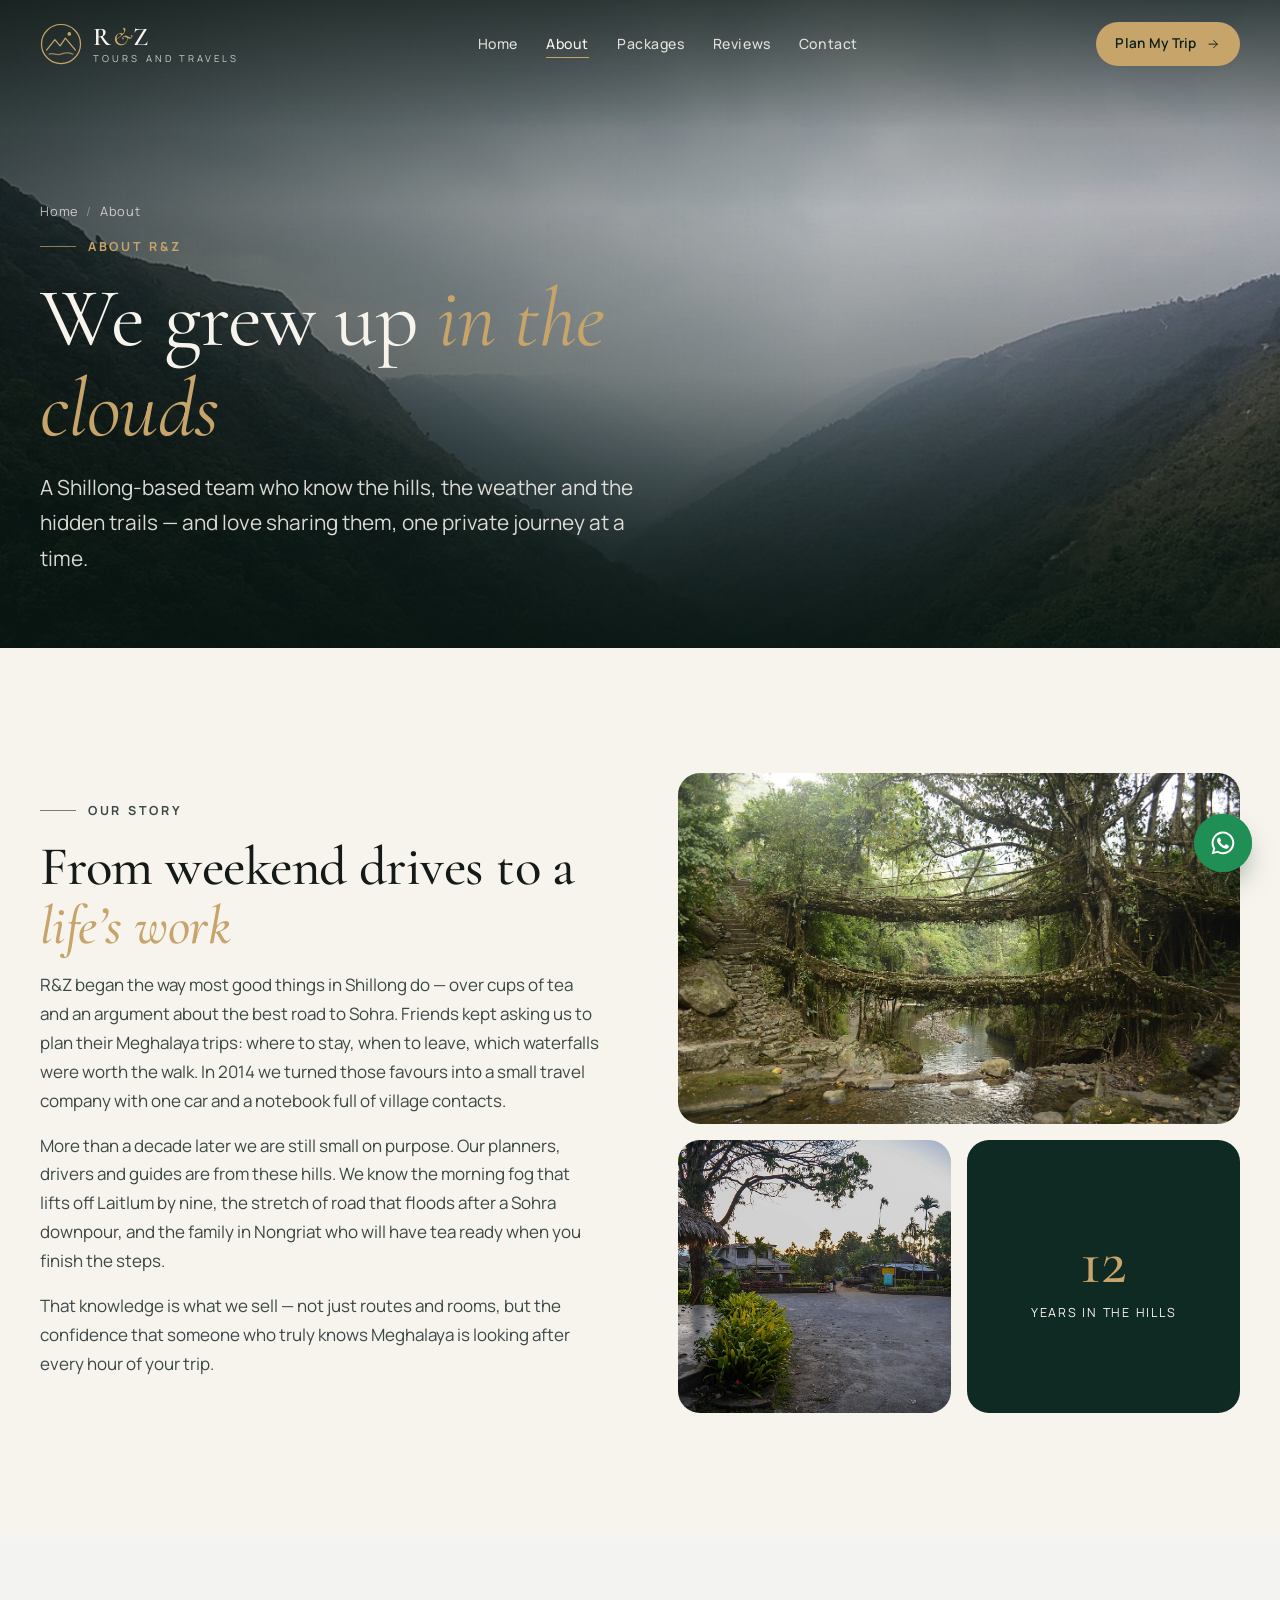
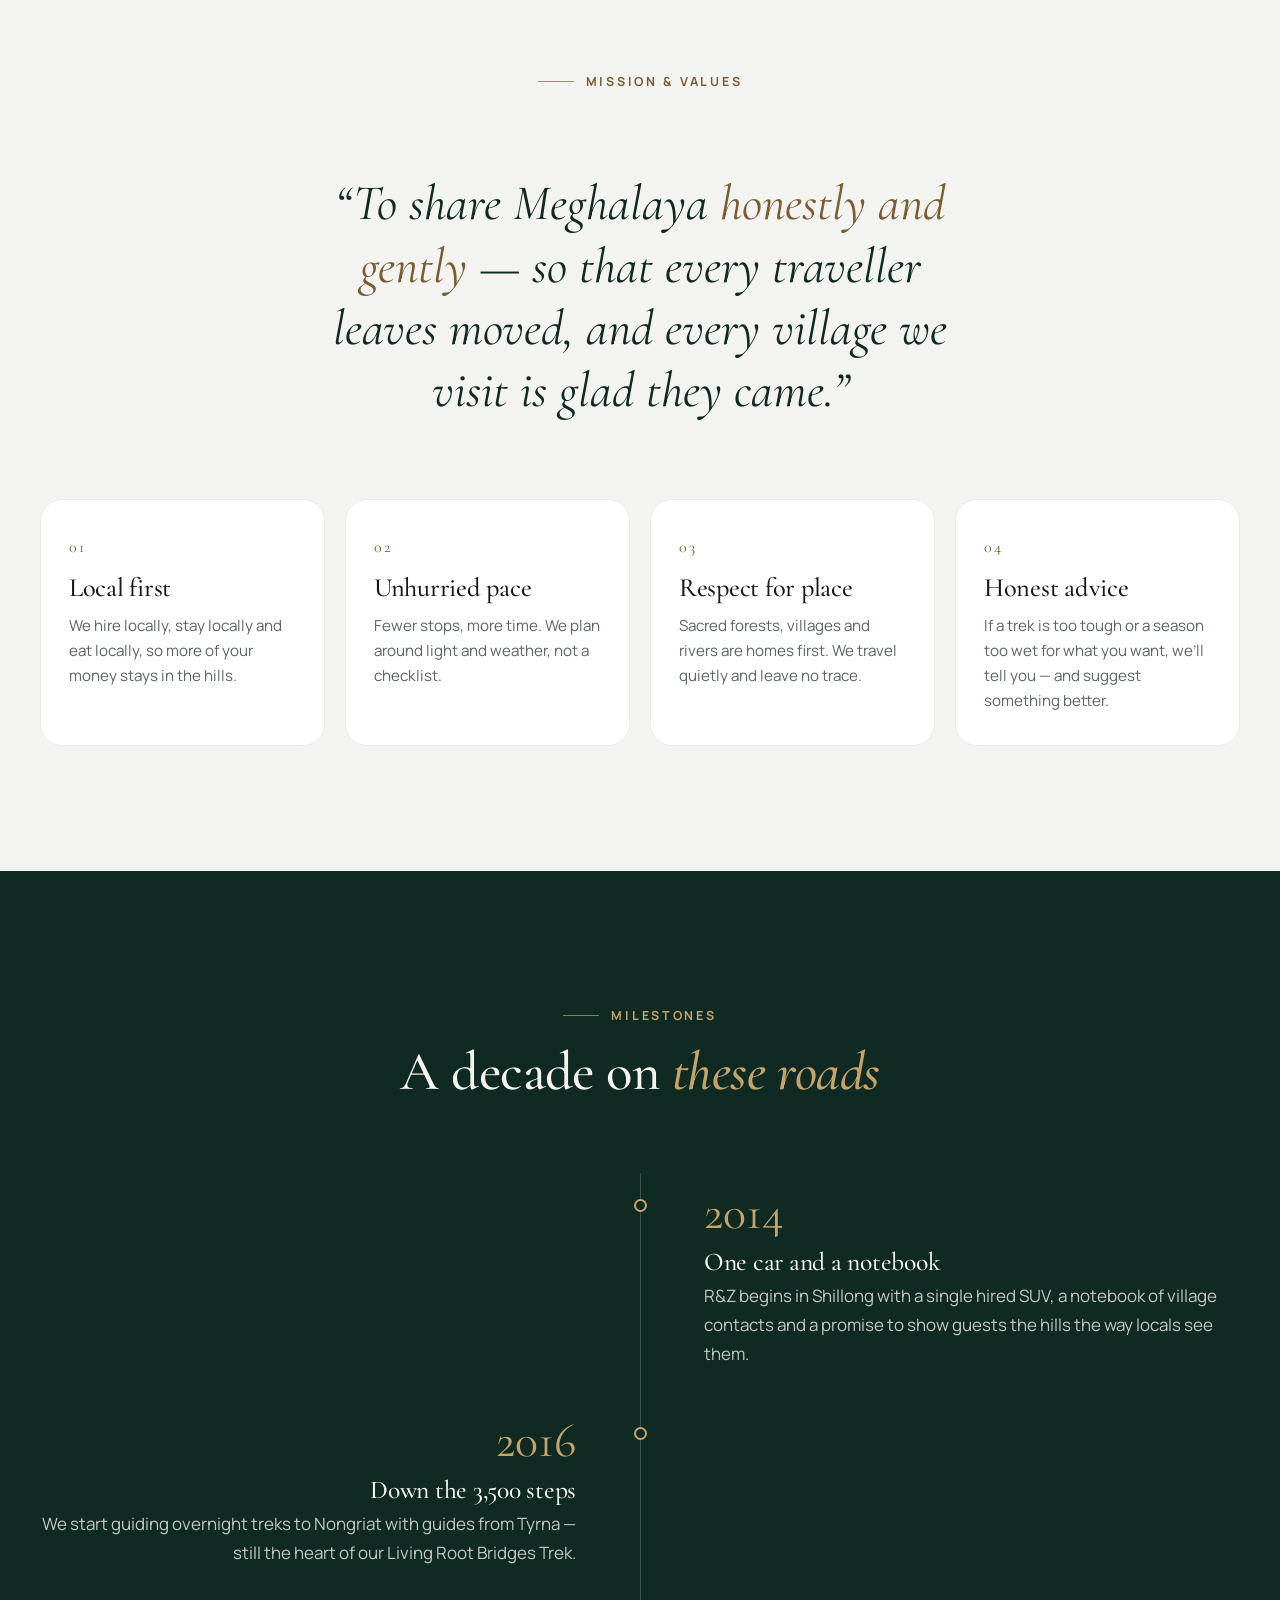
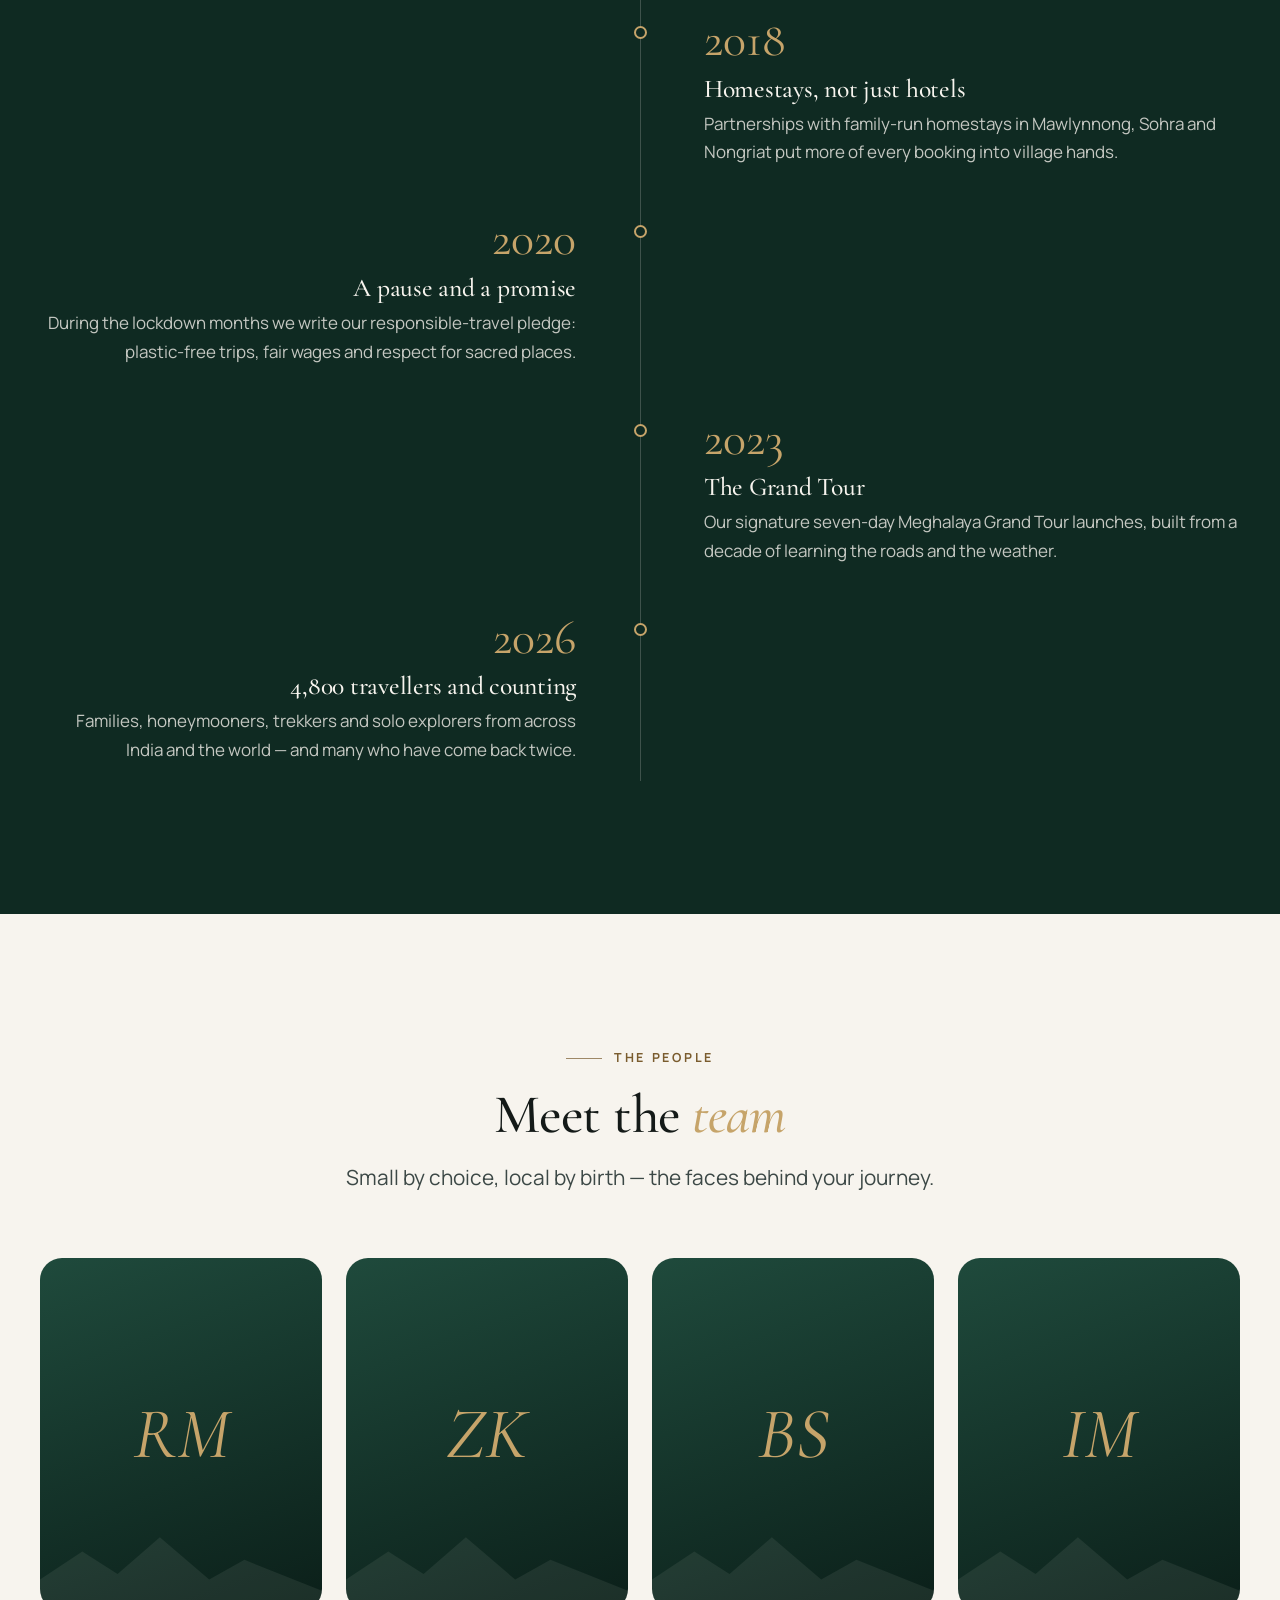
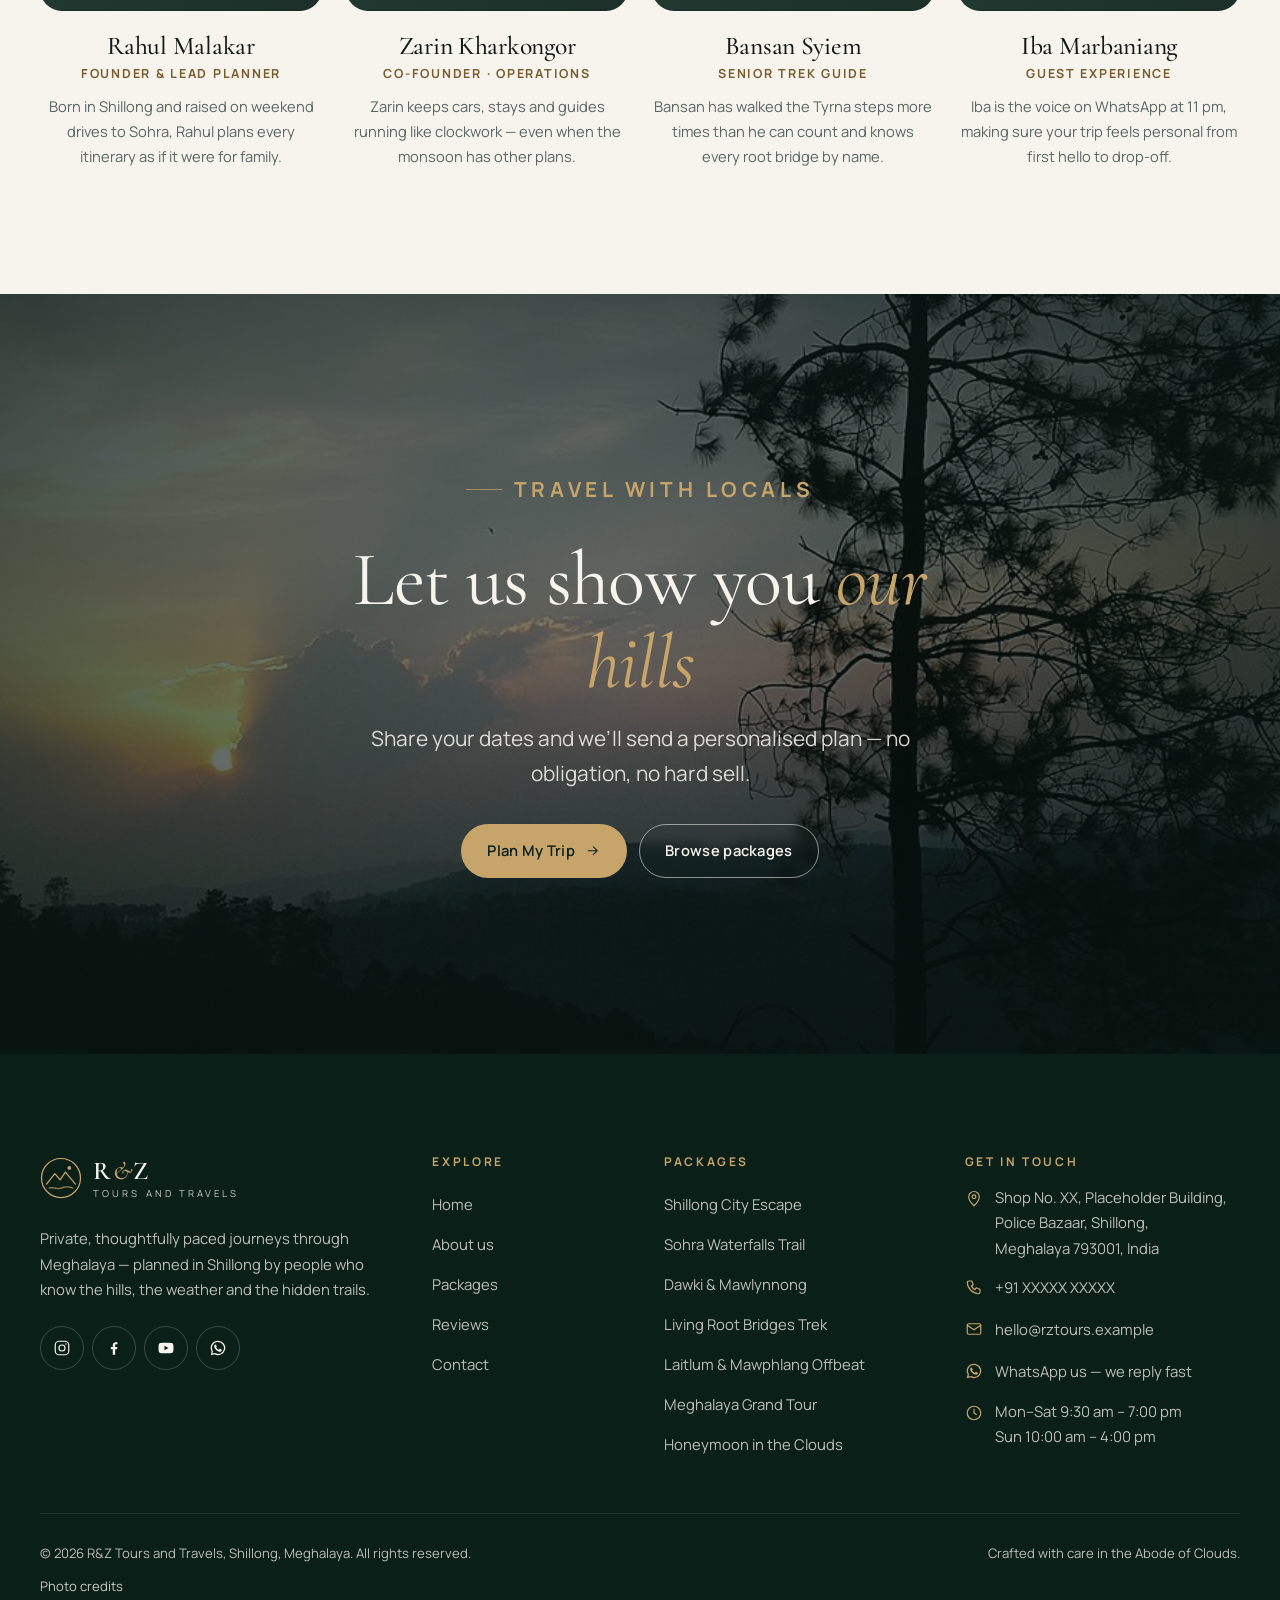
<file: about.html>
<!DOCTYPE html>
<html lang="en-IN">
<head>
<meta charset="utf-8">
<meta name="viewport" content="width=device-width, initial-scale=1">
<title>About Us | R&amp;Z Tours and Travels, Shillong</title>
<meta name="description" content="Meet R&amp;Z Tours and Travels — a Shillong-based team planning private, unhurried journeys across Meghalaya since 2014. Our story, values, milestones and team.">
<meta name="theme-color" content="#0f2a22">
<meta name="robots" content="index, follow">
<!-- Open Graph / social sharing (replace the example domain with your live domain) -->
<meta property="og:type" content="website">
<meta property="og:site_name" content="R&amp;Z Tours and Travels">
<meta property="og:title" content="About Us | R&amp;Z Tours and Travels, Shillong">
<meta property="og:description" content="Meet R&amp;Z Tours and Travels — a Shillong-based team planning private, unhurried journeys across Meghalaya since 2014. Our story, values, milestones and team.">
<meta property="og:url" content="https://www.rztours.example/about.html">
<meta property="og:image" content="https://www.rztours.example/assets/images/sohra-misty-valley-hero.jpg">
<meta property="og:locale" content="en_IN">
<meta name="twitter:card" content="summary_large_image">
<link rel="icon" type="image/svg+xml" href="data:image/svg+xml,%3Csvg%20xmlns%3D'http%3A%2F%2Fwww.w3.org%2F2000%2Fsvg'%20viewBox%3D'0%200%2048%2048'%3E%3Crect%20width%3D'48'%20height%3D'48'%20rx%3D'12'%20fill%3D'%230f2a22'%2F%3E%3Cpath%20d%3D'M8%2032l9.5-12%206%207.2%206-9L41%2032'%20fill%3D'none'%20stroke%3D'%23c6a46a'%20stroke-width%3D'3'%20stroke-linecap%3D'round'%20stroke-linejoin%3D'round'%2F%3E%3Ccircle%20cx%3D'33.5'%20cy%3D'13'%20r%3D'2.6'%20fill%3D'%23c6a46a'%2F%3E%3C%2Fsvg%3E">
<link rel="preconnect" href="https://fonts.googleapis.com">
<link rel="preconnect" href="https://fonts.gstatic.com" crossorigin>
<link rel="stylesheet" href="https://fonts.googleapis.com/css2?family=Cormorant+Garamond:ital,wght@0,400;0,500;0,600;1,400;1,500&amp;family=Manrope:wght@400;500;600;700&amp;display=swap">
<link rel="stylesheet" href="assets/css/style.css">
<script>
  /* Runs before paint: flags JS, decides between first-visit preloader and the page-transition curtain.
     Failsafe: if main.js never loads, the page is revealed after 4s. */
  (function (h) {
    h.className += ' js';
    var first = false;
    try { first = !sessionStorage.getItem('rz-visited'); sessionStorage.setItem('rz-visited', '1'); } catch (e) {}
    var reduce = window.matchMedia && window.matchMedia('(prefers-reduced-motion: reduce)').matches;
    h.className += (first && !reduce) ? ' show-preloader' : ' pt-cover';
    setTimeout(function () { if (!window.RZ) { h.className = h.className.replace(/\b(js|pt-cover|show-preloader)\b/g, ''); } }, 4000);
  })(document.documentElement);
</script>
</head><body>
<a class="skip-link" href="#main">Skip to main content</a>

<!-- Preloader (first visit only) -->
<div class="preloader" aria-hidden="true">
  <div class="preloader__inner">
    <svg class="preloader__mark" viewBox="0 0 48 48" fill="none" stroke="currentColor" stroke-width="1.4" stroke-linecap="round" stroke-linejoin="round" aria-hidden="true"><circle cx="24" cy="24" r="22.3"/><path d="M7.5 31l9.5-12 6 7.2 6-9 11.5 13.8"/><path d="M10.5 35.6c4.4-2 8.6 1.9 13.5 0s9.2-2 13.5 0" opacity=".75"/><circle cx="33.5" cy="12.5" r="2.1" fill="currentColor" stroke="none"/></svg>
    <div class="preloader__word"><span>R&amp;Z</span></div>
    <div class="preloader__line"></div>
    <p class="preloader__sub">Tours and Travels · Shillong</p>
  </div>
</div>

<!-- Page transition curtain -->
<div class="page-transition" aria-hidden="true"><div class="page-transition__panel"><svg class="page-transition__mark" viewBox="0 0 48 48" fill="none" stroke="currentColor" stroke-width="1.4" stroke-linecap="round" stroke-linejoin="round" aria-hidden="true"><circle cx="24" cy="24" r="22.3"/><path d="M7.5 31l9.5-12 6 7.2 6-9 11.5 13.8"/><path d="M10.5 35.6c4.4-2 8.6 1.9 13.5 0s9.2-2 13.5 0" opacity=".75"/><circle cx="33.5" cy="12.5" r="2.1" fill="currentColor" stroke="none"/></svg></div></div>

<!-- ============ HEADER (identical on every page) ============ -->
<header class="site-header">
  <div class="container header__inner">
    <a class="logo" href="index.html" aria-label="R&amp;Z Tours and Travels — home">
      <svg class="logo__mark" viewBox="0 0 48 48" fill="none" stroke="currentColor" stroke-width="1.4" stroke-linecap="round" stroke-linejoin="round" aria-hidden="true"><circle cx="24" cy="24" r="22.3"/><path d="M7.5 31l9.5-12 6 7.2 6-9 11.5 13.8"/><path d="M10.5 35.6c4.4-2 8.6 1.9 13.5 0s9.2-2 13.5 0" opacity=".75"/><circle cx="33.5" cy="12.5" r="2.1" fill="currentColor" stroke="none"/></svg>
      <span class="logo__text"><span class="logo__name">R<i>&amp;</i>Z</span><span class="logo__sub">Tours and Travels</span></span>
    </a>
    <nav class="nav" aria-label="Primary">
      <ul class="nav__list">
          <li><a class="nav__link" href="index.html">Home</a></li>
          <li><a class="nav__link" href="about.html" aria-current="page">About</a></li>
          <li><a class="nav__link" href="packages.html">Packages</a></li>
          <li><a class="nav__link" href="reviews.html">Reviews</a></li>
          <li><a class="nav__link" href="contact.html">Contact</a></li>
      </ul>
    </nav>
    <a class="btn btn--gold btn--sm header__cta" href="contact.html">Plan My Trip <svg viewBox="0 0 24 24" fill="none" stroke="currentColor" stroke-width="1.6" stroke-linecap="round" stroke-linejoin="round" aria-hidden="true"><path d="M5 12h14M13 6l6 6-6 6"/></svg></a>
    <button class="menu-toggle" type="button" aria-expanded="false" aria-controls="mobile-menu" aria-label="Open menu">
      <span class="menu-toggle__box" aria-hidden="true"><span class="menu-toggle__line"></span><span class="menu-toggle__line"></span><span class="menu-toggle__line"></span></span>
    </button>
  </div>
</header>

<div class="mobile-menu" id="mobile-menu">
  <nav aria-label="Mobile">
    <ul class="mobile-menu__list">
        <li class="mobile-menu__item"><a class="mobile-menu__link" href="index.html"><small>01</small>Home</a></li>
        <li class="mobile-menu__item"><a class="mobile-menu__link" href="about.html" aria-current="page"><small>02</small>About</a></li>
        <li class="mobile-menu__item"><a class="mobile-menu__link" href="packages.html"><small>03</small>Packages</a></li>
        <li class="mobile-menu__item"><a class="mobile-menu__link" href="reviews.html"><small>04</small>Reviews</a></li>
        <li class="mobile-menu__item"><a class="mobile-menu__link" href="contact.html"><small>05</small>Contact</a></li>
    </ul>
  </nav>
  <div class="mobile-menu__foot">
    <a href="tel:+91XXXXXXXXXX">+91&nbsp;XXXXX&nbsp;XXXXX</a>
    <a href="mailto:hello@rztours.example">hello@rztours.example</a>
    <a href="https://wa.me/91XXXXXXXXXX" target="_blank" rel="noopener">Chat on WhatsApp</a>
  </div>
</div>
<!-- ============ /HEADER ============ -->

<main id="main">
  <section class="page-hero">
    <div class="page-hero__media" data-parallax="0.25"><img src="assets/images/sohra-misty-valley-hero.jpg" srcset="assets/images/sohra-misty-valley.jpg 1280w, assets/images/sohra-misty-valley-hero.jpg 1920w" sizes="100vw" width="1920" height="1440" alt="Mist settling into a deep forested valley near Sohra" fetchpriority="high" decoding="async"></div>
    <div class="page-hero__overlay"></div>
    <div class="container page-hero__content">
      <nav aria-label="Breadcrumb" class="hero-fade hero-fade--1"><ol class="breadcrumb"><li><a href="index.html">Home</a></li><li><span aria-current="page">About</span></li></ol></nav>
      <p class="eyebrow hero-fade hero-fade--1">About R&amp;Z</p>
      <h1 class="page-hero__title" data-split>We grew up <em>in the clouds</em></h1>
      <p class="page-hero__lead hero-fade hero-fade--3">A Shillong-based team who know the hills, the weather and the hidden trails — and love sharing them, one private journey at a time.</p>
      
    </div>
  </section>

  <!-- ===== STORY ===== -->
  <section class="section" aria-labelledby="story-title">
    <div class="container split">
      <div class="prose" data-reveal>
        <p class="eyebrow">Our story</p>
        <h2 id="story-title">From weekend drives to a <em class="accent">life’s work</em></h2>
        <p>R&amp;Z began the way most good things in Shillong do — over cups of tea and an argument about the best road to Sohra. Friends kept asking us to plan their Meghalaya trips: where to stay, when to leave, which waterfalls were worth the walk. In 2014 we turned those favours into a small travel company with one car and a notebook full of village contacts.</p>
        <p>More than a decade later we are still small on purpose. Our planners, drivers and guides are from these hills. We know the morning fog that lifts off Laitlum by nine, the stretch of road that floods after a Sohra downpour, and the family in Nongriat who will have tea ready when you finish the steps.</p>
        <p>That knowledge is what we sell — not just routes and rooms, but the confidence that someone who truly knows Meghalaya is looking after every hour of your trip.</p>
      </div>
      <div class="story-media" data-stagger="0.15">
        <div class="story-media__a mask-reveal"><img src="assets/images/nongriat-root-bridges.jpg" width="1280" height="848" alt="Living root bridges spanning a stream in Nongriat village" loading="lazy" decoding="async"></div>
        <div class="story-media__b mask-reveal"><img src="assets/images/mawlynnong-village-square.jpg" width="1280" height="853" alt="Thatched shelters and tidy paths in Mawlynnong village" loading="lazy" decoding="async"></div>
        <div class="story-media__badge" data-reveal="zoom"><strong>12</strong><span>Years in the hills</span></div>
      </div>
    </div>
  </section>

  <!-- ===== MISSION &amp; VALUES ===== -->
  <section class="section section--fog" aria-labelledby="mission-title">
    <div class="container">
      <div class="section-head section-head--center" data-reveal>
        <p class="eyebrow">Mission &amp; values</p>
        <h2 id="mission-title" class="visually-hidden">Our mission and values</h2>
      </div>
      <p class="mission" data-reveal>“To share Meghalaya <em>honestly and gently</em> — so that every traveller leaves moved, and every village we visit is glad they came.”</p>
      <div class="values" data-stagger="0.1">
        <article class="value"><span class="value__num">01</span><h3>Local first</h3><p>We hire locally, stay locally and eat locally, so more of your money stays in the hills.</p></article>
        <article class="value"><span class="value__num">02</span><h3>Unhurried pace</h3><p>Fewer stops, more time. We plan around light and weather, not a checklist.</p></article>
        <article class="value"><span class="value__num">03</span><h3>Respect for place</h3><p>Sacred forests, villages and rivers are homes first. We travel quietly and leave no trace.</p></article>
        <article class="value"><span class="value__num">04</span><h3>Honest advice</h3><p>If a trek is too tough or a season too wet for what you want, we’ll tell you — and suggest something better.</p></article>
      </div>
    </div>
  </section>

  <!-- ===== TIMELINE ===== -->
  <!-- PLACEHOLDER MILESTONES — update with real company history -->
  <section class="section section--pine on-dark" aria-labelledby="timeline-title">
    <div class="container">
      <div class="section-head section-head--center" data-reveal>
        <p class="eyebrow">Milestones</p>
        <h2 id="timeline-title">A decade on <em class="accent">these roads</em></h2>
      </div>
      <div class="timeline">
        <span class="timeline__progress" aria-hidden="true"></span>
        <article class="milestone" data-reveal>
          <span class="milestone__year">2014</span>
          <h3>One car and a notebook</h3>
          <p>R&amp;Z begins in Shillong with a single hired SUV, a notebook of village contacts and a promise to show guests the hills the way locals see them.</p>
        </article>
        <article class="milestone" data-reveal>
          <span class="milestone__year">2016</span>
          <h3>Down the 3,500 steps</h3>
          <p>We start guiding overnight treks to Nongriat with guides from Tyrna — still the heart of our Living Root Bridges Trek.</p>
        </article>
        <article class="milestone" data-reveal>
          <span class="milestone__year">2018</span>
          <h3>Homestays, not just hotels</h3>
          <p>Partnerships with family-run homestays in Mawlynnong, Sohra and Nongriat put more of every booking into village hands.</p>
        </article>
        <article class="milestone" data-reveal>
          <span class="milestone__year">2020</span>
          <h3>A pause and a promise</h3>
          <p>During the lockdown months we write our responsible-travel pledge: plastic-free trips, fair wages and respect for sacred places.</p>
        </article>
        <article class="milestone" data-reveal>
          <span class="milestone__year">2023</span>
          <h3>The Grand Tour</h3>
          <p>Our signature seven-day Meghalaya Grand Tour launches, built from a decade of learning the roads and the weather.</p>
        </article>
        <article class="milestone" data-reveal>
          <span class="milestone__year">2026</span>
          <h3>4,800 travellers and counting</h3>
          <p>Families, honeymooners, trekkers and solo explorers from across India and the world — and many who have come back twice.</p>
        </article>
      </div>
    </div>
  </section>

  <!-- ===== TEAM ===== -->
  <!-- PLACEHOLDER TEAM — replace names, roles and add real photos -->
  <section class="section" aria-labelledby="team-title">
    <div class="container">
      <div class="section-head section-head--center" data-reveal>
        <p class="eyebrow">The people</p>
        <h2 id="team-title">Meet the <em class="accent">team</em></h2>
        <p class="lead">Small by choice, local by birth — the faces behind your journey.</p>
      </div>
      <div class="team" data-stagger="0.12">
        <article class="member">
          <div class="member__photo" role="img" aria-label="Portrait placeholder for Rahul Malakar"><svg class="member__hills" viewBox="0 0 200 60" fill="currentColor" aria-hidden="true"><path d="M0 60V38l30-20 25 16 30-26 35 30 25-14 55 22v14z"/></svg><span class="member__initials" aria-hidden="true">RM</span></div>
          <h3>Rahul Malakar</h3>
          <span class="member__role">Founder &amp; Lead Planner</span>
          <p>Born in Shillong and raised on weekend drives to Sohra, Rahul plans every itinerary as if it were for family.</p>
        </article>
        <article class="member">
          <div class="member__photo" role="img" aria-label="Portrait placeholder for Zarin Kharkongor"><svg class="member__hills" viewBox="0 0 200 60" fill="currentColor" aria-hidden="true"><path d="M0 60V38l30-20 25 16 30-26 35 30 25-14 55 22v14z"/></svg><span class="member__initials" aria-hidden="true">ZK</span></div>
          <h3>Zarin Kharkongor</h3>
          <span class="member__role">Co-founder · Operations</span>
          <p>Zarin keeps cars, stays and guides running like clockwork — even when the monsoon has other plans.</p>
        </article>
        <article class="member">
          <div class="member__photo" role="img" aria-label="Portrait placeholder for Bansan Syiem"><svg class="member__hills" viewBox="0 0 200 60" fill="currentColor" aria-hidden="true"><path d="M0 60V38l30-20 25 16 30-26 35 30 25-14 55 22v14z"/></svg><span class="member__initials" aria-hidden="true">BS</span></div>
          <h3>Bansan Syiem</h3>
          <span class="member__role">Senior Trek Guide</span>
          <p>Bansan has walked the Tyrna steps more times than he can count and knows every root bridge by name.</p>
        </article>
        <article class="member">
          <div class="member__photo" role="img" aria-label="Portrait placeholder for Iba Marbaniang"><svg class="member__hills" viewBox="0 0 200 60" fill="currentColor" aria-hidden="true"><path d="M0 60V38l30-20 25 16 30-26 35 30 25-14 55 22v14z"/></svg><span class="member__initials" aria-hidden="true">IM</span></div>
          <h3>Iba Marbaniang</h3>
          <span class="member__role">Guest Experience</span>
          <p>Iba is the voice on WhatsApp at 11 pm, making sure your trip feels personal from first hello to drop-off.</p>
        </article>
      </div>
    </div>
  </section>

  <section class="cta-band" aria-labelledby="cta-title">
    <div class="cta-band__media" data-parallax="0.15"><img src="assets/images/shillong-pine-sunset-hero.jpg" srcset="assets/images/shillong-pine-sunset.jpg 1280w, assets/images/shillong-pine-sunset-hero.jpg 1920w" sizes="100vw" width="1920" height="1080" alt="" loading="lazy" decoding="async"></div>
    <div class="container" data-reveal>
      <p class="eyebrow">Travel with locals</p>
      <h2 id="cta-title">Let us show you <em>our hills</em></h2>
      <p>Share your dates and we’ll send a personalised plan — no obligation, no hard sell.</p>
      <div class="cta-band__actions">
        <a class="btn btn--gold" href="contact.html">Plan My Trip <svg viewBox="0 0 24 24" fill="none" stroke="currentColor" stroke-width="1.6" stroke-linecap="round" stroke-linejoin="round" aria-hidden="true"><path d="M5 12h14M13 6l6 6-6 6"/></svg></a>
        <a class="btn btn--ghost" href="packages.html">Browse packages</a>
      </div>
    </div>
  </section>
</main>
<!-- ============ FOOTER (identical on every page) ============ -->
<footer class="site-footer">
  <div class="container">
    <div class="footer__top">
      <div class="footer__brand">
        <a class="logo" href="index.html" aria-label="R&amp;Z Tours and Travels — home">
          <svg class="logo__mark" viewBox="0 0 48 48" fill="none" stroke="currentColor" stroke-width="1.4" stroke-linecap="round" stroke-linejoin="round" aria-hidden="true"><circle cx="24" cy="24" r="22.3"/><path d="M7.5 31l9.5-12 6 7.2 6-9 11.5 13.8"/><path d="M10.5 35.6c4.4-2 8.6 1.9 13.5 0s9.2-2 13.5 0" opacity=".75"/><circle cx="33.5" cy="12.5" r="2.1" fill="currentColor" stroke="none"/></svg>
          <span class="logo__text"><span class="logo__name">R<i>&amp;</i>Z</span><span class="logo__sub">Tours and Travels</span></span>
        </a>
        <p>Private, thoughtfully paced journeys through Meghalaya — planned in Shillong by people who know the hills, the weather and the hidden trails.</p>
        <div class="socials">
          <!-- PLACEHOLDER social links — replace with your real profiles -->
          <a href="https://www.instagram.com/" target="_blank" rel="noopener" aria-label="R&amp;Z on Instagram"><svg viewBox="0 0 24 24" fill="none" stroke="currentColor" stroke-width="1.6" aria-hidden="true"><rect x="3" y="3" width="18" height="18" rx="5"/><circle cx="12" cy="12" r="4"/><circle cx="17.3" cy="6.7" r="1" fill="currentColor" stroke="none"/></svg></a>
          <a href="https://www.facebook.com/" target="_blank" rel="noopener" aria-label="R&amp;Z on Facebook"><svg viewBox="0 0 24 24" fill="currentColor" aria-hidden="true"><path d="M13.5 21v-7.5h2.6l.4-3h-3V8.6c0-.9.3-1.5 1.5-1.5h1.6V4.4c-.3 0-1.2-.1-2.3-.1-2.3 0-3.9 1.4-3.9 4v2.2H7.8v3h2.6V21z"/></svg></a>
          <a href="https://www.youtube.com/" target="_blank" rel="noopener" aria-label="R&amp;Z on YouTube"><svg viewBox="0 0 24 24" fill="currentColor" aria-hidden="true"><path d="M21.6 7.2a2.5 2.5 0 00-1.8-1.8C18.2 5 12 5 12 5s-6.2 0-7.8.4a2.5 2.5 0 00-1.8 1.8C2 8.8 2 12 2 12s0 3.2.4 4.8a2.5 2.5 0 001.8 1.8C5.8 19 12 19 12 19s6.2 0 7.8-.4a2.5 2.5 0 001.8-1.8c.4-1.6.4-4.8.4-4.8s0-3.2-.4-4.8zM10 15V9l5.2 3z"/></svg></a>
          <a href="https://wa.me/91XXXXXXXXXX" target="_blank" rel="noopener" aria-label="Chat with R&amp;Z on WhatsApp"><svg viewBox="0 0 24 24" fill="currentColor" aria-hidden="true"><path d="M12 2.2A9.7 9.7 0 003.6 16.8L2.3 21.7l5-1.3A9.7 9.7 0 1012 2.2zm0 17.7a8 8 0 01-4.1-1.1l-.3-.2-3 .8.8-2.9-.2-.3A8 8 0 1112 19.9zm4.4-6c-.2-.1-1.4-.7-1.7-.8-.2-.1-.4-.1-.5.1l-.8 1c-.1.2-.3.2-.5.1a6.6 6.6 0 01-3.3-2.9c-.2-.4.2-.4.7-1.3.1-.2 0-.3 0-.4l-.8-1.8c-.2-.5-.4-.4-.5-.4h-.5a.9.9 0 00-.7.3 2.8 2.8 0 00-.9 2.1 4.9 4.9 0 001 2.6 11.2 11.2 0 004.3 3.8c1.6.7 2.2.7 3 .6a2.6 2.6 0 001.7-1.2 2.1 2.1 0 00.1-1.2c0-.1-.2-.2-.5-.3z"/></svg></a>
        </div>
      </div>
      <div>
        <h2 class="footer__title">Explore</h2>
        <ul class="footer__links">
          <li><a href="index.html">Home</a></li>
          <li><a href="about.html">About us</a></li>
          <li><a href="packages.html">Packages</a></li>
          <li><a href="reviews.html">Reviews</a></li>
          <li><a href="contact.html">Contact</a></li>
        </ul>
      </div>
      <div>
        <h2 class="footer__title">Packages</h2>
        <ul class="footer__links">
          <li><a href="packages/shillong-city-escape.html">Shillong City Escape</a></li>
          <li><a href="packages/sohra-waterfalls-trail.html">Sohra Waterfalls Trail</a></li>
          <li><a href="packages/dawki-mawlynnong.html">Dawki &amp; Mawlynnong</a></li>
          <li><a href="packages/living-root-bridges-trek.html">Living Root Bridges Trek</a></li>
          <li><a href="packages/laitlum-mawphlang-offbeat.html">Laitlum &amp; Mawphlang Offbeat</a></li>
          <li><a href="packages/meghalaya-grand-tour.html">Meghalaya Grand Tour</a></li>
          <li><a href="packages/honeymoon-in-the-clouds.html">Honeymoon in the Clouds</a></li>
        </ul>
      </div>
      <div>
        <h2 class="footer__title">Get in touch</h2>
        <!-- PLACEHOLDER contact details — replace before launch -->
        <ul class="footer__contact">
          <li><svg viewBox="0 0 24 24" fill="none" stroke="currentColor" stroke-width="1.6" stroke-linecap="round" stroke-linejoin="round" aria-hidden="true"><path d="M12 21s-7-6.2-7-12a7 7 0 0114 0c0 5.8-7 12-7 12z"/><circle cx="12" cy="9" r="2.5"/></svg><span>Shop No. XX, Placeholder Building,<br>Police Bazaar, Shillong,<br>Meghalaya 793001, India</span></li>
          <li><svg viewBox="0 0 24 24" fill="none" stroke="currentColor" stroke-width="1.6" stroke-linecap="round" stroke-linejoin="round" aria-hidden="true"><path d="M5 4h4l2 5-2.5 1.5a11 11 0 005 5L15 13l5 2v4a2 2 0 01-2 2A16 16 0 013 6a2 2 0 012-2"/></svg><a href="tel:+91XXXXXXXXXX">+91&nbsp;XXXXX&nbsp;XXXXX</a></li>
          <li><svg viewBox="0 0 24 24" fill="none" stroke="currentColor" stroke-width="1.6" stroke-linecap="round" stroke-linejoin="round" aria-hidden="true"><rect x="3" y="5" width="18" height="14" rx="2"/><path d="M3 7l9 6 9-6"/></svg><a href="mailto:hello@rztours.example">hello@rztours.example</a></li>
          <li><svg viewBox="0 0 24 24" fill="currentColor" aria-hidden="true"><path d="M12 2.2A9.7 9.7 0 003.6 16.8L2.3 21.7l5-1.3A9.7 9.7 0 1012 2.2zm0 17.7a8 8 0 01-4.1-1.1l-.3-.2-3 .8.8-2.9-.2-.3A8 8 0 1112 19.9zm4.4-6c-.2-.1-1.4-.7-1.7-.8-.2-.1-.4-.1-.5.1l-.8 1c-.1.2-.3.2-.5.1a6.6 6.6 0 01-3.3-2.9c-.2-.4.2-.4.7-1.3.1-.2 0-.3 0-.4l-.8-1.8c-.2-.5-.4-.4-.5-.4h-.5a.9.9 0 00-.7.3 2.8 2.8 0 00-.9 2.1 4.9 4.9 0 001 2.6 11.2 11.2 0 004.3 3.8c1.6.7 2.2.7 3 .6a2.6 2.6 0 001.7-1.2 2.1 2.1 0 00.1-1.2c0-.1-.2-.2-.5-.3z"/></svg><a href="https://wa.me/91XXXXXXXXXX" target="_blank" rel="noopener">WhatsApp us — we reply fast</a></li>
          <li><svg viewBox="0 0 24 24" fill="none" stroke="currentColor" stroke-width="1.6" stroke-linecap="round" stroke-linejoin="round" aria-hidden="true"><circle cx="12" cy="12" r="9"/><path d="M12 7v5l3 2"/></svg><span>Mon–Sat 9:30 am – 7:00 pm<br>Sun 10:00 am – 4:00 pm</span></li>
        </ul>
      </div>
    </div>
    <div class="footer__bottom">
      <div>
        <p>© <span data-year>2026</span> R&amp;Z Tours and Travels, Shillong, Meghalaya. All rights reserved.</p>
        <details class="credits">
          <summary>Photo credits</summary>
          <p>Photographs from Wikimedia Commons, used under their respective Creative Commons licences (CC BY, CC BY-SA) or dedicated to the public domain (CC0). Images were resized; no other changes were made. <a href="https://commons.wikimedia.org/wiki/File:Cherrapunji_Waterfalls_Over_the_clouds.jpg" target="_blank" rel="noopener">Nohkalikai Falls, Sohra</a> — JakilDedhia (CC BY-SA 4.0); <a href="https://commons.wikimedia.org/wiki/File:Umiam_Lake,_Shillong,_Meghalaya.jpg" target="_blank" rel="noopener">Umiam Lake, Ri-Bhoi</a> — Prof. Vikramjit Kakati (CC BY-SA 4.0); <a href="https://commons.wikimedia.org/wiki/File:Laitlum_Canyon_(4).jpg" target="_blank" rel="noopener">Laitlum Canyons, East Khasi Hills</a> — ANKAN (CC BY-SA 4.0); <a href="https://commons.wikimedia.org/wiki/File:View_from_Mawkdok_Dympep_Valley_View_Point,_Cherrapunji,_Meghalaya,_India_in_April_2017.jpg" target="_blank" rel="noopener">Mawkdok Dympep Valley, Sohra</a> — BroKholi94 (CC BY-SA 4.0); <a href="https://commons.wikimedia.org/wiki/File:Seven_Sisters_Falls.jpg" target="_blank" rel="noopener">Seven Sisters Falls, Sohra</a> — Trideep Dutta Photography (CC BY-SA 4.0); <a href="https://commons.wikimedia.org/wiki/File:Dawn_West_Khasi_Hills_Mawphanlur_Oct24_A7CR_04276.jpg" target="_blank" rel="noopener">West Khasi Hills at dawn</a> — Timothy A. Gonsalves (CC BY-SA 4.0); <a href="https://commons.wikimedia.org/wiki/File:Sunset_in_Shillong,_East_Khasi_Hills,_Meghalaya.jpg" target="_blank" rel="noopener">Sunset over the pines, Shillong</a> — Akynehu (CC BY-SA 4.0); <a href="https://commons.wikimedia.org/wiki/File:Umngot_River_View.jpg" target="_blank" rel="noopener">Umngot River, Dawki</a> — ANKAN (CC BY-SA 4.0); <a href="https://commons.wikimedia.org/wiki/File:Double_decker_living_root_bridge_01.jpg" target="_blank" rel="noopener">Double Decker Root Bridge, Nongriat</a> — Chiranjeeb Baul (CC BY-SA 4.0); <a href="https://commons.wikimedia.org/wiki/File:Umiam_Lake.jpg" target="_blank" rel="noopener">Sails at sunset, Umiam Lake</a> — Gargi Gore (CC BY-SA 4.0); <a href="https://commons.wikimedia.org/wiki/File:Umiam_Lake_from_View_Point.jpg" target="_blank" rel="noopener">Umiam Lake</a> — ANKAN (CC BY-SA 4.0); <a href="https://commons.wikimedia.org/wiki/File:Laitlum_in_monsoon_season.jpg" target="_blank" rel="noopener">Above the clouds, Laitlum</a> — JyotiPN (CC BY-SA 4.0); <a href="https://commons.wikimedia.org/wiki/File:NohKaLikai_Falls_V2_Wiki.jpg" target="_blank" rel="noopener">Nohkalikai Falls and its plunge pool</a> — Vikramjit Kakati (CC BY-SA 4.0); <a href="https://commons.wikimedia.org/wiki/File:Clear_Water_of_Umngot_River.jpg" target="_blank" rel="noopener">The clear Umngot River, Dawki</a> — ANKAN (CC BY-SA 4.0); <a href="https://commons.wikimedia.org/wiki/File:Street_in_Mawlynnong.jpg" target="_blank" rel="noopener">A lane in Mawlynnong</a> — Sai Avinash (CC BY-SA 4.0); <a href="https://commons.wikimedia.org/wiki/File:Elephant_Falls_Shillong_long_exposure.jpg" target="_blank" rel="noopener">Elephant Falls, Shillong</a> — Sudip2104 (CC BY-SA 4.0); <a href="https://commons.wikimedia.org/wiki/File:View_from_Shillong_Peak.jpg" target="_blank" rel="noopener">Shillong from Shillong Peak</a> — Rachit (CC BY-SA 4.0); <a href="https://commons.wikimedia.org/wiki/File:The_double_decker_living_root_bridge.jpg" target="_blank" rel="noopener">Double Decker Root Bridge and pool</a> — Jayesh minde (CC BY-SA 4.0); <a href="https://commons.wikimedia.org/wiki/File:Krang_Suri_Falls.jpg" target="_blank" rel="noopener">Krang Suri Falls, Jaintia Hills</a> — Abhimanyu Pathak (CC BY-SA 4.0); <a href="https://commons.wikimedia.org/wiki/File:SaurabhSawant_RainbowFalls_Nongriat_MG_2913.jpg" target="_blank" rel="noopener">Rainbow Falls, Nongriat</a> — Saurabhsawantphoto (CC BY-SA 4.0); <a href="https://commons.wikimedia.org/wiki/File:Trees_of_Mawphlang_Sacred_Forest_Meghalaya.jpg" target="_blank" rel="noopener">Mawphlang Sacred Forest</a> — Daniel Romanson (CC0); <a href="https://commons.wikimedia.org/wiki/File:Root_Bridge,_Mawlynnong...jpg" target="_blank" rel="noopener">Living Root Bridge, Riwai</a> — Keshuseeker (CC BY-SA 4.0); <a href="https://commons.wikimedia.org/wiki/File:Shillong_from_Shillong_Peak.jpg" target="_blank" rel="noopener">Pine hills above Shillong</a> — Aadri (CC BY-SA 3.0); <a href="https://commons.wikimedia.org/wiki/File:Shillong_during_night_01.jpg" target="_blank" rel="noopener">Shillong at Christmas</a> — Ganesh Mohan T (CC BY-SA 4.0); <a href="https://commons.wikimedia.org/wiki/File:Nohkalikai_Falls_of_Cherrapunji_in_summer.jpg" target="_blank" rel="noopener">Rainbow at Nohkalikai Falls</a> — Jyotishkardey (CC BY-SA 4.0); <a href="https://commons.wikimedia.org/wiki/File:Seven_Sisters_Waterfalls_(4).jpg" target="_blank" rel="noopener">The cliffs of Sohra</a> — ANKAN (CC BY-SA 4.0); <a href="https://commons.wikimedia.org/wiki/File:Mawsmai_cave.jpg" target="_blank" rel="noopener">Inside Mawsmai Cave</a> — Wann Majaw (CC0); <a href="https://commons.wikimedia.org/wiki/File:Arwah_Cave.jpg" target="_blank" rel="noopener">Arwah Cave, Sohra</a> — Wann Majaw (CC0); <a href="https://commons.wikimedia.org/wiki/File:Dainthlen_Falls_Sunset.jpg" target="_blank" rel="noopener">Dainthlen Falls at sunset</a> — Wann Majaw (CC0); <a href="https://commons.wikimedia.org/wiki/File:Powerful_Nohkalikai_Waterfall.jpg" target="_blank" rel="noopener">Nohkalikai Falls in the monsoon</a> — Photos Worldwide (CC0); <a href="https://commons.wikimedia.org/wiki/File:Dawki_Bridge_and_Umngot_River.jpg" target="_blank" rel="noopener">Dawki bridge over the Umngot</a> — ANKAN (CC BY-SA 4.0); <a href="https://commons.wikimedia.org/wiki/File:Mawlynnong_-_Cleanest_village_of_Asia_in_Meghalaya.jpg" target="_blank" rel="noopener">Mawlynnong village</a> — Madhumita Das (CC BY-SA 4.0); <a href="https://commons.wikimedia.org/wiki/File:Balancing_Rock,Mawllynong.jpg" target="_blank" rel="noopener">Balancing Rock, Mawlynnong</a> — Nirbangogoi (CC BY-SA 4.0); <a href="https://commons.wikimedia.org/wiki/File:Living_root_bridges_of_Nongriat_village_in_East_Khasi_Hills_district,_Meghalaya_JEG7387.jpg" target="_blank" rel="noopener">Root bridges of Nongriat</a> — PJeganathan (CC BY-SA 4.0); <a href="https://commons.wikimedia.org/wiki/File:Rainbow_Waterfall_Meghalaya.jpg" target="_blank" rel="noopener">The blue pool at Rainbow Falls</a> — Rajesh Rane (CC BY-SA 4.0); <a href="https://commons.wikimedia.org/wiki/File:Double_decker_living_root_bridge_at_Meghalaya.jpg" target="_blank" rel="noopener">Double Decker Root Bridge</a> — Arup619pal (CC BY-SA 4.0); <a href="https://commons.wikimedia.org/wiki/File:Double_Decker_Living_Root_Bridge3.jpg" target="_blank" rel="noopener">Roots of a living bridge</a> — Ashwin Kumar (CC BY-SA 2.0); <a href="https://commons.wikimedia.org/wiki/File:Laitlum_Canyon,_Meghalaya.jpg" target="_blank" rel="noopener">Grasslands at Laitlum</a> — Medhi jyoti (CC BY 4.0); <a href="https://commons.wikimedia.org/wiki/File:Krang_Suri_Waterfall.jpg" target="_blank" rel="noopener">Krang Suri Falls from above</a> — ANKAN (CC BY-SA 4.0); <a href="https://commons.wikimedia.org/wiki/File:Khasi_Hills,_Mawphlang.jpg" target="_blank" rel="noopener">River gorge near Mawphlang</a> — Prida Ariani (CC BY-SA 4.0); <a href="https://commons.wikimedia.org/wiki/File:Umiam_lake_01.jpg" target="_blank" rel="noopener">Morning on Umiam Lake</a> — Ganesh Mohan T (CC BY-SA 4.0); <a href="https://commons.wikimedia.org/wiki/File:Dusk_West_Khasi_Hills_Mawphanlur_Oct24_A7CR_04274.jpg" target="_blank" rel="noopener">Khasi Hills at dusk</a> — Timothy A. Gonsalves (CC BY-SA 4.0).</p>
        </details>
      </div>
      <p>Crafted with care in the Abode of Clouds.</p>
    </div>
  </div>
</footer>
<!-- ============ /FOOTER ============ -->

<a class="wa-float" href="https://wa.me/91XXXXXXXXXX" target="_blank" rel="noopener" aria-label="Chat with us on WhatsApp">
  <svg viewBox="0 0 24 24" fill="currentColor" aria-hidden="true"><path d="M12 2.2A9.7 9.7 0 003.6 16.8L2.3 21.7l5-1.3A9.7 9.7 0 1012 2.2zm0 17.7a8 8 0 01-4.1-1.1l-.3-.2-3 .8.8-2.9-.2-.3A8 8 0 1112 19.9zm4.4-6c-.2-.1-1.4-.7-1.7-.8-.2-.1-.4-.1-.5.1l-.8 1c-.1.2-.3.2-.5.1a6.6 6.6 0 01-3.3-2.9c-.2-.4.2-.4.7-1.3.1-.2 0-.3 0-.4l-.8-1.8c-.2-.5-.4-.4-.5-.4h-.5a.9.9 0 00-.7.3 2.8 2.8 0 00-.9 2.1 4.9 4.9 0 001 2.6 11.2 11.2 0 004.3 3.8c1.6.7 2.2.7 3 .6a2.6 2.6 0 001.7-1.2 2.1 2.1 0 00.1-1.2c0-.1-.2-.2-.5-.3z"/></svg><span class="wa-float__label" aria-hidden="true">Chat on WhatsApp</span>
</a>

<script src="https://code.jquery.com/jquery-3.7.1.min.js" integrity="sha256-/JqT3SQfawRcv/BIHPThkBvs0OEvtFFmqPF/lYI/Cxo=" crossorigin="anonymous"></script>
<script src="assets/js/main.js"></script>
</body>
</html>
</file>
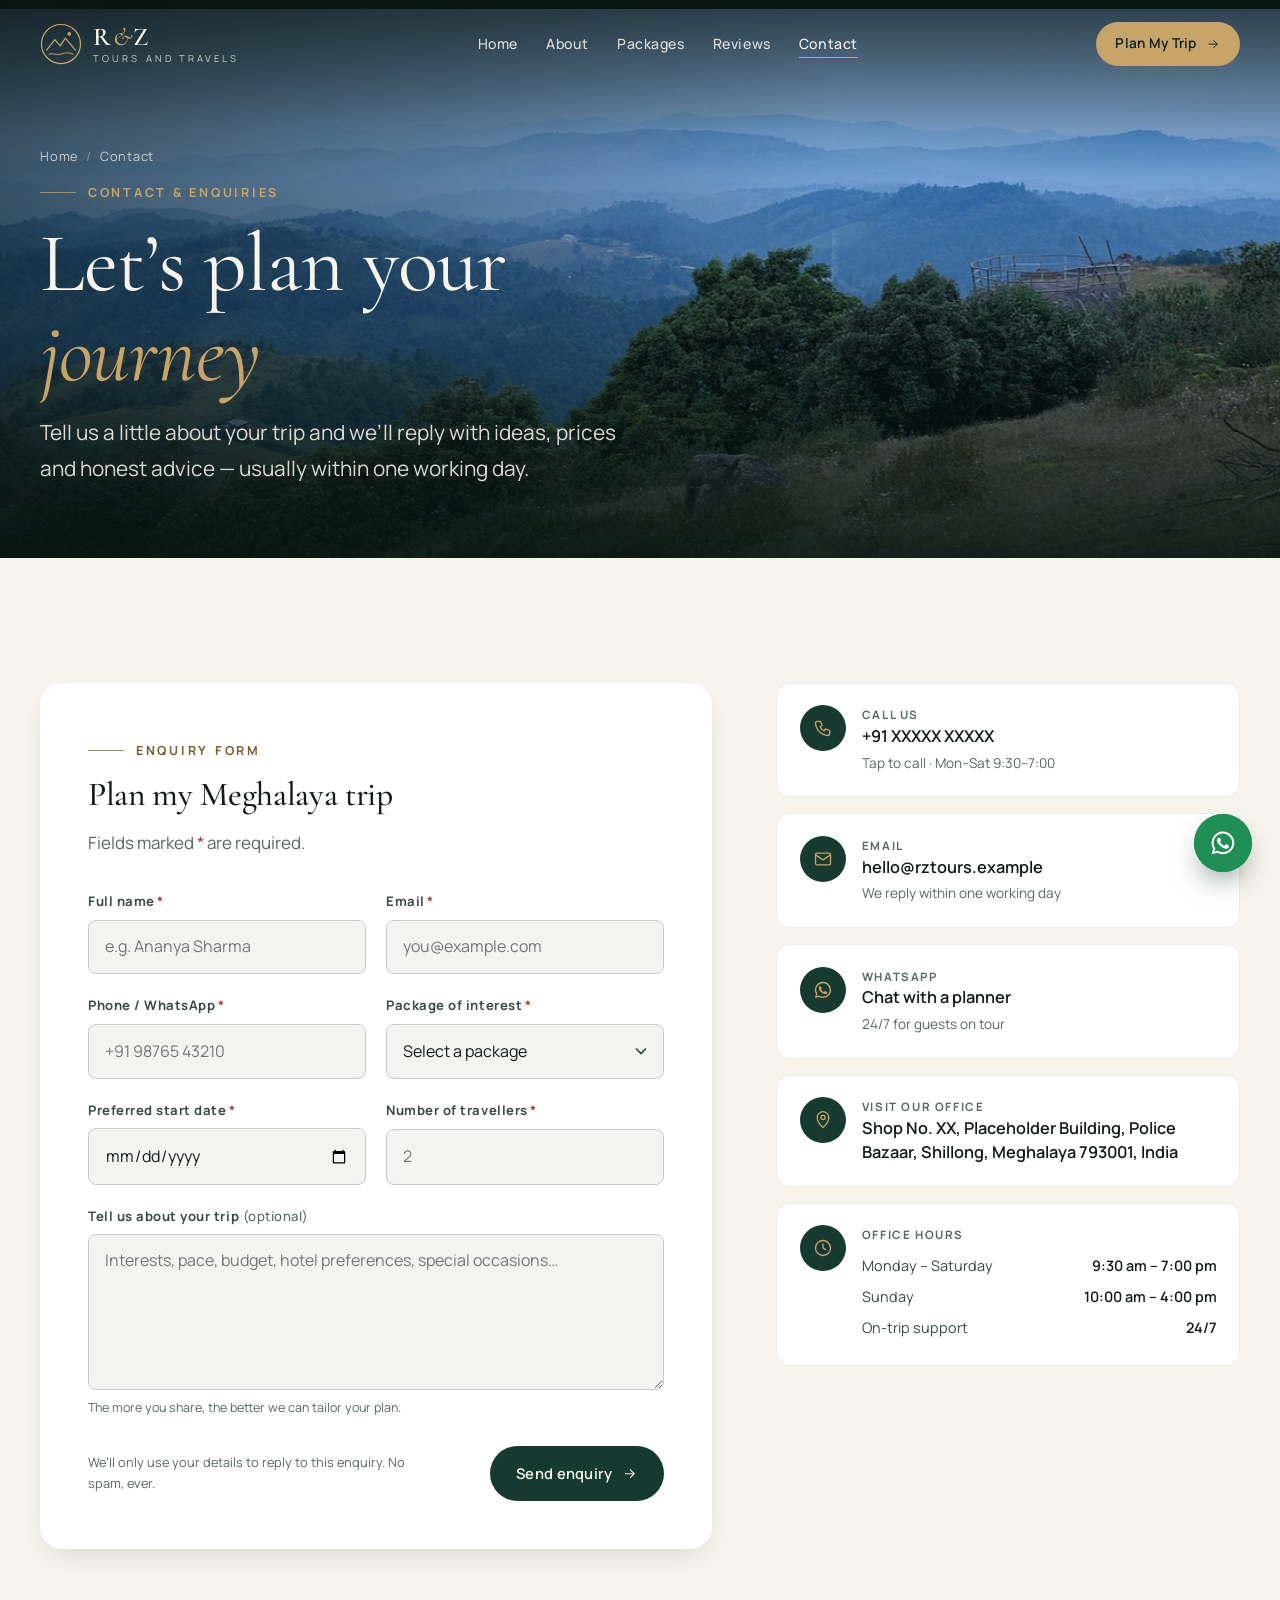
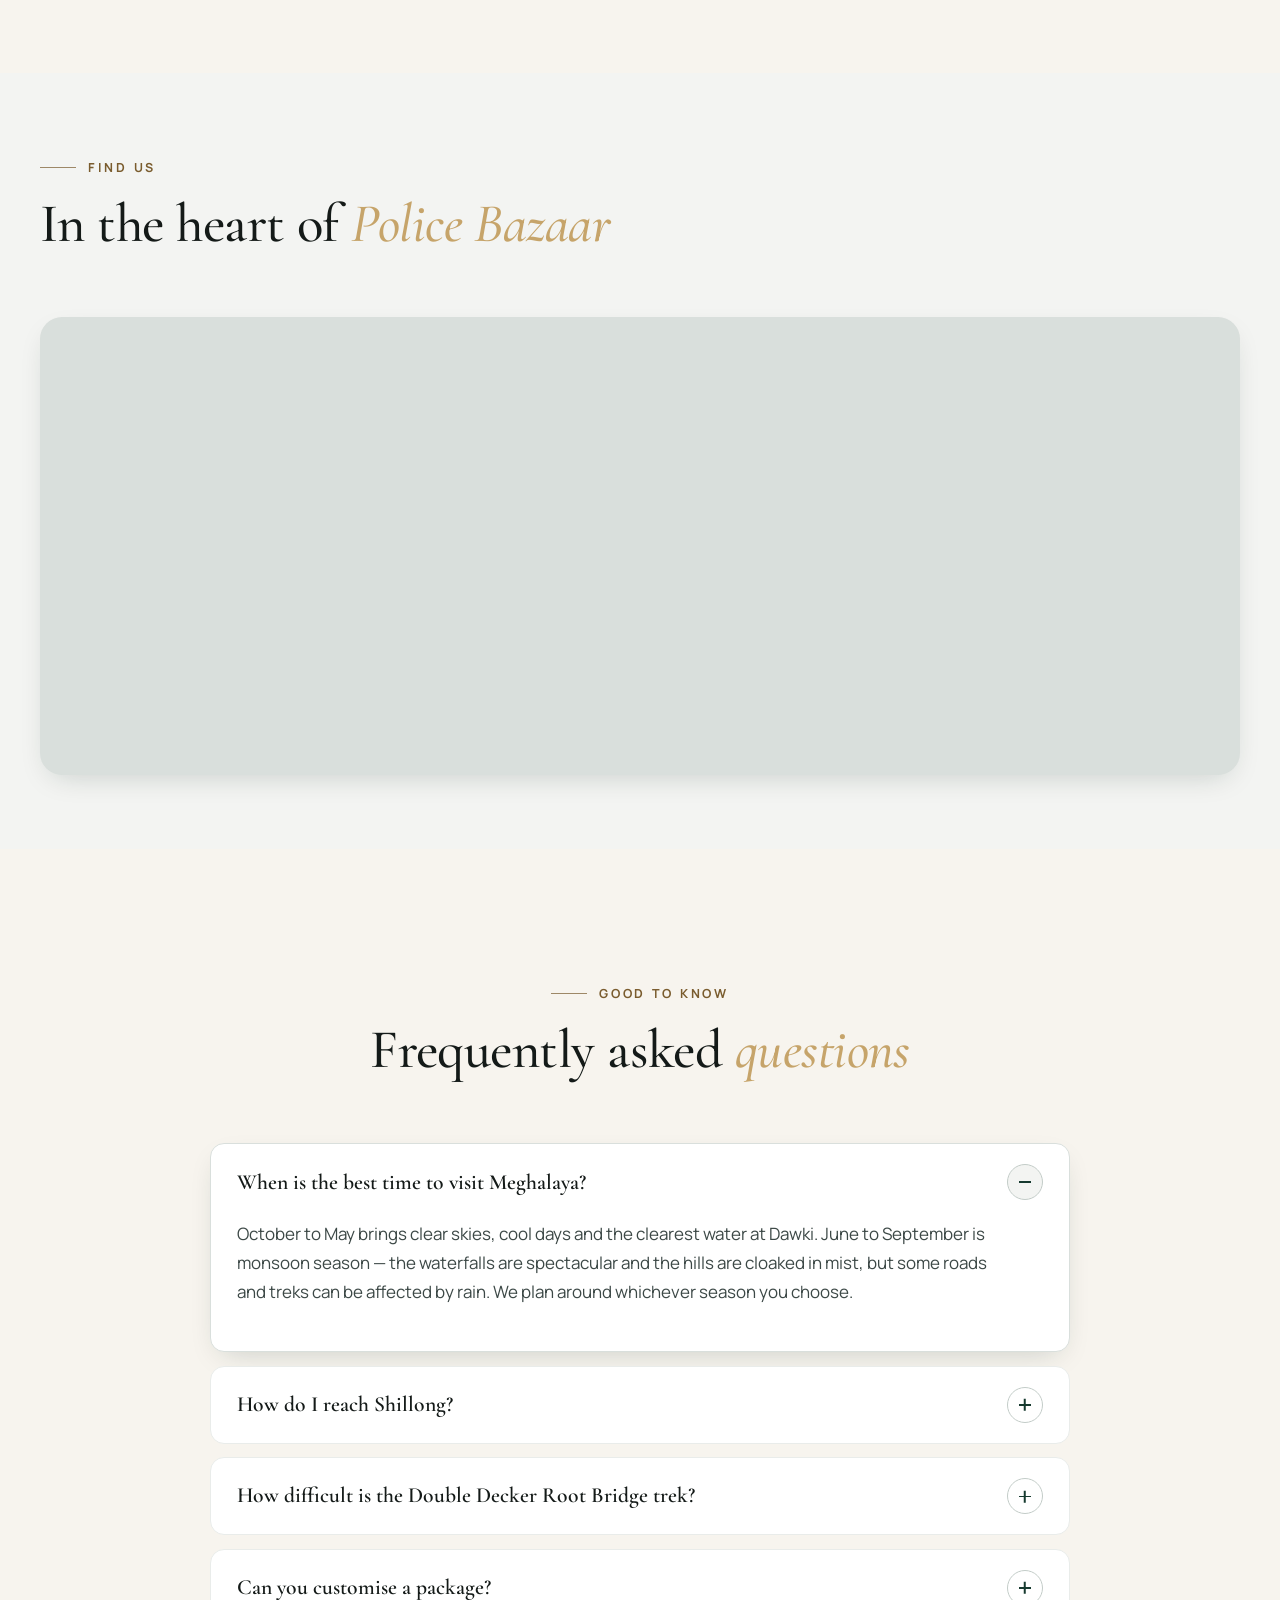
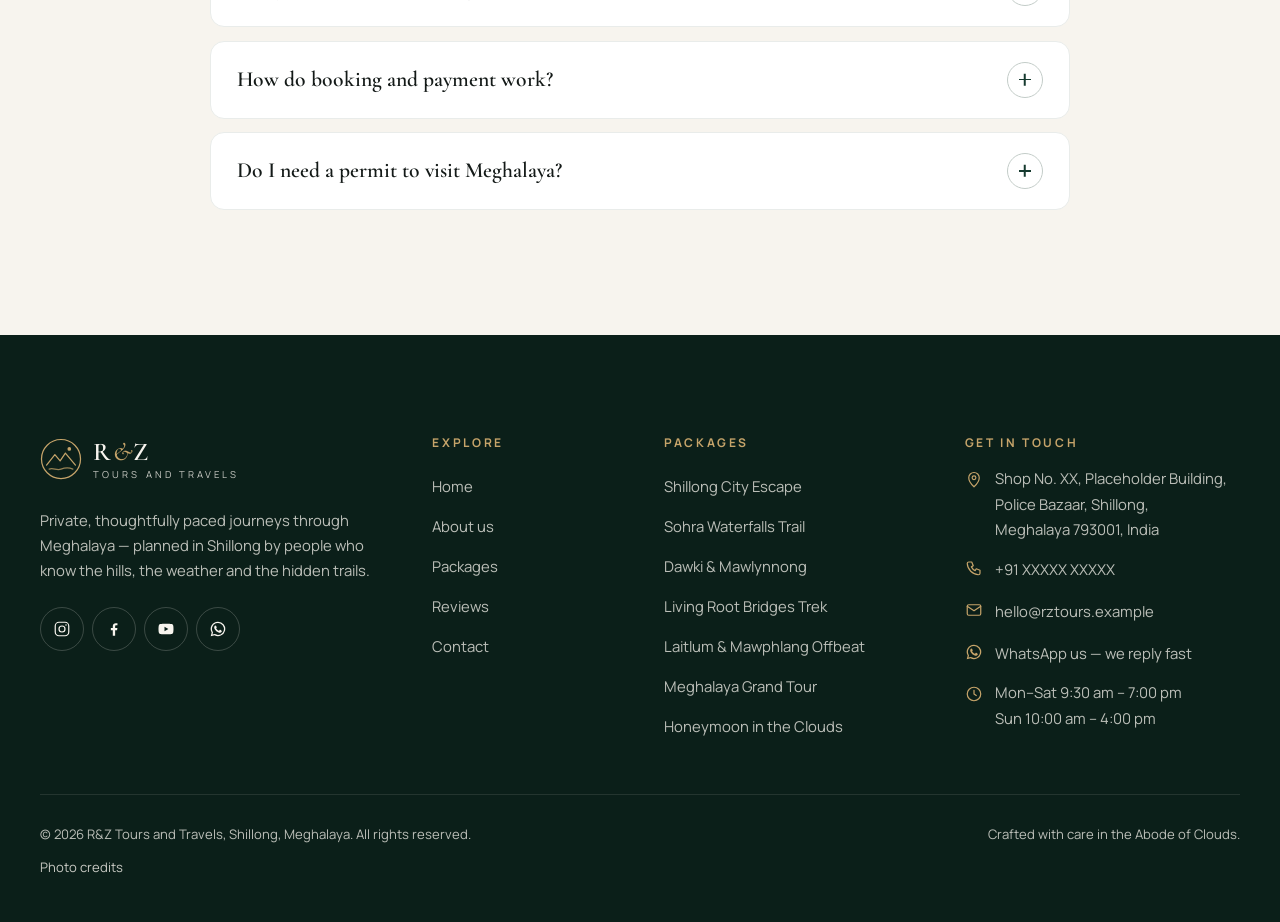
<file: contact.html>
<!DOCTYPE html>
<html lang="en-IN">
<head>
<meta charset="utf-8">
<meta name="viewport" content="width=device-width, initial-scale=1">
<title>Contact &amp; Plan Your Trip | R&amp;Z Tours and Travels</title>
<meta name="description" content="Plan your Meghalaya trip with R&amp;Z Tours and Travels in Police Bazaar, Shillong. Send an enquiry, call, email or chat on WhatsApp.">
<meta name="theme-color" content="#0f2a22">
<meta name="robots" content="index, follow">
<!-- Open Graph / social sharing (replace the example domain with your live domain) -->
<meta property="og:type" content="website">
<meta property="og:site_name" content="R&amp;Z Tours and Travels">
<meta property="og:title" content="Contact &amp; Plan Your Trip | R&amp;Z Tours and Travels">
<meta property="og:description" content="Plan your Meghalaya trip with R&amp;Z Tours and Travels in Police Bazaar, Shillong. Send an enquiry, call, email or chat on WhatsApp.">
<meta property="og:url" content="https://www.rztours.example/contact.html">
<meta property="og:image" content="https://www.rztours.example/assets/images/khasi-hills-dawn-hero.jpg">
<meta property="og:locale" content="en_IN">
<meta name="twitter:card" content="summary_large_image">
<link rel="icon" type="image/svg+xml" href="data:image/svg+xml,%3Csvg%20xmlns%3D'http%3A%2F%2Fwww.w3.org%2F2000%2Fsvg'%20viewBox%3D'0%200%2048%2048'%3E%3Crect%20width%3D'48'%20height%3D'48'%20rx%3D'12'%20fill%3D'%230f2a22'%2F%3E%3Cpath%20d%3D'M8%2032l9.5-12%206%207.2%206-9L41%2032'%20fill%3D'none'%20stroke%3D'%23c6a46a'%20stroke-width%3D'3'%20stroke-linecap%3D'round'%20stroke-linejoin%3D'round'%2F%3E%3Ccircle%20cx%3D'33.5'%20cy%3D'13'%20r%3D'2.6'%20fill%3D'%23c6a46a'%2F%3E%3C%2Fsvg%3E">
<link rel="preconnect" href="https://fonts.googleapis.com">
<link rel="preconnect" href="https://fonts.gstatic.com" crossorigin>
<link rel="stylesheet" href="https://fonts.googleapis.com/css2?family=Cormorant+Garamond:ital,wght@0,400;0,500;0,600;1,400;1,500&amp;family=Manrope:wght@400;500;600;700&amp;display=swap">
<link rel="stylesheet" href="assets/css/style.css">
<script>
  /* Runs before paint: flags JS, decides between first-visit preloader and the page-transition curtain.
     Failsafe: if main.js never loads, the page is revealed after 4s. */
  (function (h) {
    h.className += ' js';
    var first = false;
    try { first = !sessionStorage.getItem('rz-visited'); sessionStorage.setItem('rz-visited', '1'); } catch (e) {}
    var reduce = window.matchMedia && window.matchMedia('(prefers-reduced-motion: reduce)').matches;
    h.className += (first && !reduce) ? ' show-preloader' : ' pt-cover';
    setTimeout(function () { if (!window.RZ) { h.className = h.className.replace(/\b(js|pt-cover|show-preloader)\b/g, ''); } }, 4000);
  })(document.documentElement);
</script>
</head><body>
<a class="skip-link" href="#main">Skip to main content</a>

<!-- Preloader (first visit only) -->
<div class="preloader" aria-hidden="true">
  <div class="preloader__inner">
    <svg class="preloader__mark" viewBox="0 0 48 48" fill="none" stroke="currentColor" stroke-width="1.4" stroke-linecap="round" stroke-linejoin="round" aria-hidden="true"><circle cx="24" cy="24" r="22.3"/><path d="M7.5 31l9.5-12 6 7.2 6-9 11.5 13.8"/><path d="M10.5 35.6c4.4-2 8.6 1.9 13.5 0s9.2-2 13.5 0" opacity=".75"/><circle cx="33.5" cy="12.5" r="2.1" fill="currentColor" stroke="none"/></svg>
    <div class="preloader__word"><span>R&amp;Z</span></div>
    <div class="preloader__line"></div>
    <p class="preloader__sub">Tours and Travels · Shillong</p>
  </div>
</div>

<!-- Page transition curtain -->
<div class="page-transition" aria-hidden="true"><div class="page-transition__panel"><svg class="page-transition__mark" viewBox="0 0 48 48" fill="none" stroke="currentColor" stroke-width="1.4" stroke-linecap="round" stroke-linejoin="round" aria-hidden="true"><circle cx="24" cy="24" r="22.3"/><path d="M7.5 31l9.5-12 6 7.2 6-9 11.5 13.8"/><path d="M10.5 35.6c4.4-2 8.6 1.9 13.5 0s9.2-2 13.5 0" opacity=".75"/><circle cx="33.5" cy="12.5" r="2.1" fill="currentColor" stroke="none"/></svg></div></div>

<!-- ============ HEADER (identical on every page) ============ -->
<header class="site-header">
  <div class="container header__inner">
    <a class="logo" href="index.html" aria-label="R&amp;Z Tours and Travels — home">
      <svg class="logo__mark" viewBox="0 0 48 48" fill="none" stroke="currentColor" stroke-width="1.4" stroke-linecap="round" stroke-linejoin="round" aria-hidden="true"><circle cx="24" cy="24" r="22.3"/><path d="M7.5 31l9.5-12 6 7.2 6-9 11.5 13.8"/><path d="M10.5 35.6c4.4-2 8.6 1.9 13.5 0s9.2-2 13.5 0" opacity=".75"/><circle cx="33.5" cy="12.5" r="2.1" fill="currentColor" stroke="none"/></svg>
      <span class="logo__text"><span class="logo__name">R<i>&amp;</i>Z</span><span class="logo__sub">Tours and Travels</span></span>
    </a>
    <nav class="nav" aria-label="Primary">
      <ul class="nav__list">
          <li><a class="nav__link" href="index.html">Home</a></li>
          <li><a class="nav__link" href="about.html">About</a></li>
          <li><a class="nav__link" href="packages.html">Packages</a></li>
          <li><a class="nav__link" href="reviews.html">Reviews</a></li>
          <li><a class="nav__link" href="contact.html" aria-current="page">Contact</a></li>
      </ul>
    </nav>
    <a class="btn btn--gold btn--sm header__cta" href="contact.html">Plan My Trip <svg viewBox="0 0 24 24" fill="none" stroke="currentColor" stroke-width="1.6" stroke-linecap="round" stroke-linejoin="round" aria-hidden="true"><path d="M5 12h14M13 6l6 6-6 6"/></svg></a>
    <button class="menu-toggle" type="button" aria-expanded="false" aria-controls="mobile-menu" aria-label="Open menu">
      <span class="menu-toggle__box" aria-hidden="true"><span class="menu-toggle__line"></span><span class="menu-toggle__line"></span><span class="menu-toggle__line"></span></span>
    </button>
  </div>
</header>

<div class="mobile-menu" id="mobile-menu">
  <nav aria-label="Mobile">
    <ul class="mobile-menu__list">
        <li class="mobile-menu__item"><a class="mobile-menu__link" href="index.html"><small>01</small>Home</a></li>
        <li class="mobile-menu__item"><a class="mobile-menu__link" href="about.html"><small>02</small>About</a></li>
        <li class="mobile-menu__item"><a class="mobile-menu__link" href="packages.html"><small>03</small>Packages</a></li>
        <li class="mobile-menu__item"><a class="mobile-menu__link" href="reviews.html"><small>04</small>Reviews</a></li>
        <li class="mobile-menu__item"><a class="mobile-menu__link" href="contact.html" aria-current="page"><small>05</small>Contact</a></li>
    </ul>
  </nav>
  <div class="mobile-menu__foot">
    <a href="tel:+91XXXXXXXXXX">+91&nbsp;XXXXX&nbsp;XXXXX</a>
    <a href="mailto:hello@rztours.example">hello@rztours.example</a>
    <a href="https://wa.me/91XXXXXXXXXX" target="_blank" rel="noopener">Chat on WhatsApp</a>
  </div>
</div>
<!-- ============ /HEADER ============ -->

<main id="main">
  <section class="page-hero page-hero--short">
    <div class="page-hero__media" data-parallax="0.25"><img src="assets/images/khasi-hills-dawn-hero.jpg" srcset="assets/images/khasi-hills-dawn.jpg 1280w, assets/images/khasi-hills-dawn-hero.jpg 1920w" sizes="100vw" width="1920" height="1280" alt="Rolling Khasi Hills fading into blue ridgelines in the early morning" fetchpriority="high" decoding="async"></div>
    <div class="page-hero__overlay"></div>
    <div class="container page-hero__content">
      <nav aria-label="Breadcrumb" class="hero-fade hero-fade--1"><ol class="breadcrumb"><li><a href="index.html">Home</a></li><li><span aria-current="page">Contact</span></li></ol></nav>
      <p class="eyebrow hero-fade hero-fade--1">Contact &amp; enquiries</p>
      <h1 class="page-hero__title" data-split>Let’s plan your <em>journey</em></h1>
      <p class="page-hero__lead hero-fade hero-fade--3">Tell us a little about your trip and we’ll reply with ideas, prices and honest advice — usually within one working day.</p>
      
    </div>
  </section>

  <section class="section" aria-labelledby="form-title">
    <div class="container contact-layout">
      <div class="form-card" data-reveal>
        <p class="eyebrow">Enquiry form</p>
        <h2 id="form-title" style="font-size:var(--fs-h3)">Plan my Meghalaya trip</h2>
        <p style="color:var(--slate-500);margin-bottom:2rem">Fields marked <span style="color:var(--error)">*</span> are required.</p>
        <p class="field__hint" id="package-note" hidden style="margin:-1rem 0 1.5rem;color:var(--pine-700);font-weight:600"></p>

        <!-- Formspree: replace YOUR_FORM_ID with your real form ID (see README). Until then the form runs in demo mode. -->
        <form id="enquiry-form" action="https://formspree.io/f/YOUR_FORM_ID" method="POST" novalidate>
          <input type="hidden" name="_subject" value="New trip enquiry — R&amp;Z website">
          <div class="visually-hidden" aria-hidden="true"><label for="f-gotcha">Leave this field empty</label><input type="text" id="f-gotcha" name="_gotcha" tabindex="-1" autocomplete="off"></div>
          <div class="form-grid">
            <div class="field">
                <label for="f-name">Full name<span class="req" aria-hidden="true">*</span></label>
                <input id="f-name" name="name" type="text" autocomplete="name" required aria-required="true" aria-describedby="f-name-error" placeholder="e.g. Ananya Sharma">
                
                <p class="field__error" id="f-name-error" aria-live="polite"></p>
              </div>
            <div class="field">
                <label for="f-email">Email<span class="req" aria-hidden="true">*</span></label>
                <input id="f-email" name="email" type="email" autocomplete="email" required aria-required="true" aria-describedby="f-email-error" placeholder="you@example.com">
                
                <p class="field__error" id="f-email-error" aria-live="polite"></p>
              </div>
            <div class="field">
                <label for="f-phone">Phone / WhatsApp<span class="req" aria-hidden="true">*</span></label>
                <input id="f-phone" name="phone" type="tel" autocomplete="tel" inputmode="tel" required aria-required="true" aria-describedby="f-phone-error" placeholder="+91 98765 43210">
                
                <p class="field__error" id="f-phone-error" aria-live="polite"></p>
              </div>
            <div class="field">
                <label for="f-package">Package of interest<span class="req" aria-hidden="true">*</span></label>
                <select id="f-package" name="package" required aria-required="true" aria-describedby="f-package-error">
                  <option value="">Select a package</option>
                  <option value="shillong-city-escape">Shillong City Escape (3D / 2N)</option>
                  <option value="sohra-waterfalls-trail">Sohra Waterfalls Trail (3D / 2N)</option>
                  <option value="dawki-mawlynnong">Dawki &amp; Mawlynnong (2D / 1N)</option>
                  <option value="living-root-bridges-trek">Living Root Bridges Trek (3D / 2N)</option>
                  <option value="laitlum-mawphlang-offbeat">Laitlum &amp; Mawphlang Offbeat (2D / 1N)</option>
                  <option value="meghalaya-grand-tour">Meghalaya Grand Tour (7D / 6N)</option>
                  <option value="honeymoon-in-the-clouds">Honeymoon in the Clouds (5D / 4N)</option>
                  <option value="custom">Custom trip / not sure yet</option>
                </select>
                
                <p class="field__error" id="f-package-error" aria-live="polite"></p>
              </div>
            <div class="field">
                <label for="f-date">Preferred start date<span class="req" aria-hidden="true">*</span></label>
                <input id="f-date" name="date" type="date" required aria-required="true" aria-describedby="f-date-error">
                
                <p class="field__error" id="f-date-error" aria-live="polite"></p>
              </div>
            <div class="field">
                <label for="f-travellers">Number of travellers<span class="req" aria-hidden="true">*</span></label>
                <input id="f-travellers" name="travellers" type="number" min="1" max="50" step="1" inputmode="numeric" required aria-required="true" aria-describedby="f-travellers-error" placeholder="2">
                
                <p class="field__error" id="f-travellers-error" aria-live="polite"></p>
              </div>
            <div class="field field--full">
                <label for="f-message">Tell us about your trip <span class="opt">(optional)</span></label>
                <textarea id="f-message" name="message" rows="5" aria-describedby="f-message-hint f-message-error" placeholder="Interests, pace, budget, hotel preferences, special occasions…"></textarea>
                <p class="field__hint" id="f-message-hint">The more you share, the better we can tailor your plan.</p>
                <p class="field__error" id="f-message-error" aria-live="polite"></p>
              </div>
          </div>
          <div class="form-foot">
            <p>We’ll only use your details to reply to this enquiry. No spam, ever.</p>
            <button class="btn" type="submit"><span class="btn__label">Send enquiry</span> <svg viewBox="0 0 24 24" fill="none" stroke="currentColor" stroke-width="1.6" stroke-linecap="round" stroke-linejoin="round" aria-hidden="true"><path d="M5 12h14M13 6l6 6-6 6"/></svg></button>
          </div>
          <p class="form-alert" role="alert"></p>
        </form>

        <div class="form-success" id="form-success" aria-live="polite">
          <div class="form-success__icon"><svg viewBox="0 0 24 24" fill="none" stroke="currentColor" stroke-width="1.8" stroke-linecap="round" stroke-linejoin="round" aria-hidden="true"><path d="M5 12.5l4.5 4.5L19 7.5"/></svg></div>
          <h3>Thank you<span data-success-name></span>!</h3>
          <p>Your enquiry is on its way to our Shillong team. Expect a personal reply within one working day — or message us on WhatsApp if you’d like to chat sooner.</p>
          <p style="display:flex;flex-wrap:wrap;gap:.75rem;justify-content:center;margin-top:1.5rem">
            <a class="btn btn--sm" href="https://wa.me/91XXXXXXXXXX" target="_blank" rel="noopener">Open WhatsApp</a>
            <button class="btn btn--outline btn--sm" type="button" data-form-reset>Send another enquiry</button>
          </p>
        </div>
      </div>

      <!-- PLACEHOLDER contact details — replace before launch -->
      <aside class="contact-cards" aria-label="Contact details" data-stagger="0.08">
        <a class="contact-card" href="tel:+91XXXXXXXXXX">
          <span class="contact-card__icon"><svg viewBox="0 0 24 24" fill="none" stroke="currentColor" stroke-width="1.6" stroke-linecap="round" stroke-linejoin="round" aria-hidden="true"><path d="M5 4h4l2 5-2.5 1.5a11 11 0 005 5L15 13l5 2v4a2 2 0 01-2 2A16 16 0 013 6a2 2 0 012-2"/></svg></span>
          <span><span class="contact-card__label">Call us</span><span class="contact-card__value">+91&nbsp;XXXXX&nbsp;XXXXX</span><span class="contact-card__note">Tap to call · Mon–Sat 9:30–7:00</span></span>
        </a>
        <a class="contact-card" href="mailto:hello@rztours.example">
          <span class="contact-card__icon"><svg viewBox="0 0 24 24" fill="none" stroke="currentColor" stroke-width="1.6" stroke-linecap="round" stroke-linejoin="round" aria-hidden="true"><rect x="3" y="5" width="18" height="14" rx="2"/><path d="M3 7l9 6 9-6"/></svg></span>
          <span><span class="contact-card__label">Email</span><span class="contact-card__value">hello@rztours.example</span><span class="contact-card__note">We reply within one working day</span></span>
        </a>
        <a class="contact-card" href="https://wa.me/91XXXXXXXXXX" target="_blank" rel="noopener">
          <span class="contact-card__icon"><svg viewBox="0 0 24 24" fill="currentColor" aria-hidden="true"><path d="M12 2.2A9.7 9.7 0 003.6 16.8L2.3 21.7l5-1.3A9.7 9.7 0 1012 2.2zm0 17.7a8 8 0 01-4.1-1.1l-.3-.2-3 .8.8-2.9-.2-.3A8 8 0 1112 19.9zm4.4-6c-.2-.1-1.4-.7-1.7-.8-.2-.1-.4-.1-.5.1l-.8 1c-.1.2-.3.2-.5.1a6.6 6.6 0 01-3.3-2.9c-.2-.4.2-.4.7-1.3.1-.2 0-.3 0-.4l-.8-1.8c-.2-.5-.4-.4-.5-.4h-.5a.9.9 0 00-.7.3 2.8 2.8 0 00-.9 2.1 4.9 4.9 0 001 2.6 11.2 11.2 0 004.3 3.8c1.6.7 2.2.7 3 .6a2.6 2.6 0 001.7-1.2 2.1 2.1 0 00.1-1.2c0-.1-.2-.2-.5-.3z"/></svg></span>
          <span><span class="contact-card__label">WhatsApp</span><span class="contact-card__value">Chat with a planner</span><span class="contact-card__note">24/7 for guests on tour</span></span>
        </a>
        <div class="contact-card">
          <span class="contact-card__icon"><svg viewBox="0 0 24 24" fill="none" stroke="currentColor" stroke-width="1.6" stroke-linecap="round" stroke-linejoin="round" aria-hidden="true"><path d="M12 21s-7-6.2-7-12a7 7 0 0114 0c0 5.8-7 12-7 12z"/><circle cx="12" cy="9" r="2.5"/></svg></span>
          <span><span class="contact-card__label">Visit our office</span><span class="contact-card__value">Shop No. XX, Placeholder Building, Police Bazaar, Shillong, Meghalaya 793001, India</span></span>
        </div>
        <div class="contact-card">
          <span class="contact-card__icon"><svg viewBox="0 0 24 24" fill="none" stroke="currentColor" stroke-width="1.6" stroke-linecap="round" stroke-linejoin="round" aria-hidden="true"><circle cx="12" cy="12" r="9"/><path d="M12 7v5l3 2"/></svg></span>
          <div style="flex:1"><span class="contact-card__label">Office hours</span>
            <table class="hours"><caption class="visually-hidden">Office hours</caption><tbody>
              <tr><td>Monday – Saturday</td><td>9:30 am – 7:00 pm</td></tr>
              <tr><td>Sunday</td><td>10:00 am – 4:00 pm</td></tr>
              <tr><td>On-trip support</td><td>24/7</td></tr>
            </tbody></table>
          </div>
        </div>
      </aside>
    </div>
  </section>

  <section class="section section--fog section--tight" aria-labelledby="map-title">
    <div class="container">
      <div class="section-head" data-reveal>
        <p class="eyebrow">Find us</p>
        <h2 id="map-title">In the heart of <em class="accent">Police Bazaar</em></h2>
      </div>
      <div class="map-wrap" data-reveal>
        <iframe title="Map showing Police Bazaar, Shillong" src="https://maps.google.com/maps?q=Police%20Bazaar%2C%20Shillong%2C%20Meghalaya&amp;t=&amp;z=16&amp;ie=UTF8&amp;iwloc=&amp;output=embed" loading="lazy" referrerpolicy="no-referrer-when-downgrade" allowfullscreen></iframe>
      </div>
    </div>
  </section>

  <section class="section" aria-labelledby="faq-title">
    <div class="container container--narrow">
      <div class="section-head section-head--center" data-reveal>
        <p class="eyebrow">Good to know</p>
        <h2 id="faq-title">Frequently asked <em class="accent">questions</em></h2>
      </div>
      <div class="accordion faq" data-accordion="single" data-stagger="0.06">
        <div class="acc-item">
          <h3><button class="acc-trigger" type="button" id="faq-1-btn" aria-expanded="true" aria-controls="faq-1-panel"><span class="acc-title"><strong>When is the best time to visit Meghalaya?</strong></span><span class="acc-icon" aria-hidden="true"></span></button></h3>
          <section class="acc-panel" id="faq-1-panel" aria-labelledby="faq-1-btn"><p>October to May brings clear skies, cool days and the clearest water at Dawki. June to September is monsoon season — the waterfalls are spectacular and the hills are cloaked in mist, but some roads and treks can be affected by rain. We plan around whichever season you choose.</p></section>
        </div>
        <div class="acc-item">
          <h3><button class="acc-trigger" type="button" id="faq-2-btn" aria-expanded="false" aria-controls="faq-2-panel"><span class="acc-title"><strong>How do I reach Shillong?</strong></span><span class="acc-icon" aria-hidden="true"></span></button></h3>
          <section class="acc-panel" id="faq-2-panel" aria-labelledby="faq-2-btn"><p>Most travellers fly or take the train into Guwahati (Assam). Shillong is about a three-hour drive from Guwahati airport, and all our packages include pick-up and drop there. Shillong Airport at Umroi has limited flights, which we can also cover.</p></section>
        </div>
        <div class="acc-item">
          <h3><button class="acc-trigger" type="button" id="faq-3-btn" aria-expanded="false" aria-controls="faq-3-panel"><span class="acc-title"><strong>How difficult is the Double Decker Root Bridge trek?</strong></span><span class="acc-icon" aria-hidden="true"></span></button></h3>
          <section class="acc-panel" id="faq-3-panel" aria-labelledby="faq-3-btn"><p>It involves roughly 3,500 stone steps down from Tyrna to Nongriat — and the same back up. Anyone with reasonable fitness can do it at a steady pace, but it is tiring on the knees. We recommend our overnight version so you aren’t rushing, and porters can be arranged.</p></section>
        </div>
        <div class="acc-item">
          <h3><button class="acc-trigger" type="button" id="faq-4-btn" aria-expanded="false" aria-controls="faq-4-panel"><span class="acc-title"><strong>Can you customise a package?</strong></span><span class="acc-icon" aria-hidden="true"></span></button></h3>
          <section class="acc-panel" id="faq-4-panel" aria-labelledby="faq-4-btn"><p>Absolutely. Every itinerary is private, so we can add or remove days, swap hotels for homestays, slow the pace for grandparents or add photography stops. Tell us what you have in mind in the form above.</p></section>
        </div>
        <div class="acc-item">
          <h3><button class="acc-trigger" type="button" id="faq-5-btn" aria-expanded="false" aria-controls="faq-5-panel"><span class="acc-title"><strong>How do booking and payment work?</strong></span><span class="acc-icon" aria-hidden="true"></span></button></h3>
          <section class="acc-panel" id="faq-5-panel" aria-labelledby="faq-5-btn"><p>Once you’re happy with your itinerary we’ll send a written quote. A part-advance confirms your hotels and vehicle, and the balance is due before travel. Exact terms and our cancellation policy are shared with your quote.</p></section>
        </div>
        <div class="acc-item">
          <h3><button class="acc-trigger" type="button" id="faq-6-btn" aria-expanded="false" aria-controls="faq-6-panel"><span class="acc-title"><strong>Do I need a permit to visit Meghalaya?</strong></span><span class="acc-icon" aria-hidden="true"></span></button></h3>
          <section class="acc-panel" id="faq-6-panel" aria-labelledby="faq-6-btn"><p>Indian citizens do not need an Inner Line Permit for Meghalaya. International travellers should carry their passport and visa at all times; we’ll brief you on any local registration rules in force at the time of your trip.</p></section>
        </div>
      </div>
    </div>
  </section>
</main>
<!-- ============ FOOTER (identical on every page) ============ -->
<footer class="site-footer">
  <div class="container">
    <div class="footer__top">
      <div class="footer__brand">
        <a class="logo" href="index.html" aria-label="R&amp;Z Tours and Travels — home">
          <svg class="logo__mark" viewBox="0 0 48 48" fill="none" stroke="currentColor" stroke-width="1.4" stroke-linecap="round" stroke-linejoin="round" aria-hidden="true"><circle cx="24" cy="24" r="22.3"/><path d="M7.5 31l9.5-12 6 7.2 6-9 11.5 13.8"/><path d="M10.5 35.6c4.4-2 8.6 1.9 13.5 0s9.2-2 13.5 0" opacity=".75"/><circle cx="33.5" cy="12.5" r="2.1" fill="currentColor" stroke="none"/></svg>
          <span class="logo__text"><span class="logo__name">R<i>&amp;</i>Z</span><span class="logo__sub">Tours and Travels</span></span>
        </a>
        <p>Private, thoughtfully paced journeys through Meghalaya — planned in Shillong by people who know the hills, the weather and the hidden trails.</p>
        <div class="socials">
          <!-- PLACEHOLDER social links — replace with your real profiles -->
          <a href="https://www.instagram.com/" target="_blank" rel="noopener" aria-label="R&amp;Z on Instagram"><svg viewBox="0 0 24 24" fill="none" stroke="currentColor" stroke-width="1.6" aria-hidden="true"><rect x="3" y="3" width="18" height="18" rx="5"/><circle cx="12" cy="12" r="4"/><circle cx="17.3" cy="6.7" r="1" fill="currentColor" stroke="none"/></svg></a>
          <a href="https://www.facebook.com/" target="_blank" rel="noopener" aria-label="R&amp;Z on Facebook"><svg viewBox="0 0 24 24" fill="currentColor" aria-hidden="true"><path d="M13.5 21v-7.5h2.6l.4-3h-3V8.6c0-.9.3-1.5 1.5-1.5h1.6V4.4c-.3 0-1.2-.1-2.3-.1-2.3 0-3.9 1.4-3.9 4v2.2H7.8v3h2.6V21z"/></svg></a>
          <a href="https://www.youtube.com/" target="_blank" rel="noopener" aria-label="R&amp;Z on YouTube"><svg viewBox="0 0 24 24" fill="currentColor" aria-hidden="true"><path d="M21.6 7.2a2.5 2.5 0 00-1.8-1.8C18.2 5 12 5 12 5s-6.2 0-7.8.4a2.5 2.5 0 00-1.8 1.8C2 8.8 2 12 2 12s0 3.2.4 4.8a2.5 2.5 0 001.8 1.8C5.8 19 12 19 12 19s6.2 0 7.8-.4a2.5 2.5 0 001.8-1.8c.4-1.6.4-4.8.4-4.8s0-3.2-.4-4.8zM10 15V9l5.2 3z"/></svg></a>
          <a href="https://wa.me/91XXXXXXXXXX" target="_blank" rel="noopener" aria-label="Chat with R&amp;Z on WhatsApp"><svg viewBox="0 0 24 24" fill="currentColor" aria-hidden="true"><path d="M12 2.2A9.7 9.7 0 003.6 16.8L2.3 21.7l5-1.3A9.7 9.7 0 1012 2.2zm0 17.7a8 8 0 01-4.1-1.1l-.3-.2-3 .8.8-2.9-.2-.3A8 8 0 1112 19.9zm4.4-6c-.2-.1-1.4-.7-1.7-.8-.2-.1-.4-.1-.5.1l-.8 1c-.1.2-.3.2-.5.1a6.6 6.6 0 01-3.3-2.9c-.2-.4.2-.4.7-1.3.1-.2 0-.3 0-.4l-.8-1.8c-.2-.5-.4-.4-.5-.4h-.5a.9.9 0 00-.7.3 2.8 2.8 0 00-.9 2.1 4.9 4.9 0 001 2.6 11.2 11.2 0 004.3 3.8c1.6.7 2.2.7 3 .6a2.6 2.6 0 001.7-1.2 2.1 2.1 0 00.1-1.2c0-.1-.2-.2-.5-.3z"/></svg></a>
        </div>
      </div>
      <div>
        <h2 class="footer__title">Explore</h2>
        <ul class="footer__links">
          <li><a href="index.html">Home</a></li>
          <li><a href="about.html">About us</a></li>
          <li><a href="packages.html">Packages</a></li>
          <li><a href="reviews.html">Reviews</a></li>
          <li><a href="contact.html">Contact</a></li>
        </ul>
      </div>
      <div>
        <h2 class="footer__title">Packages</h2>
        <ul class="footer__links">
          <li><a href="packages/shillong-city-escape.html">Shillong City Escape</a></li>
          <li><a href="packages/sohra-waterfalls-trail.html">Sohra Waterfalls Trail</a></li>
          <li><a href="packages/dawki-mawlynnong.html">Dawki &amp; Mawlynnong</a></li>
          <li><a href="packages/living-root-bridges-trek.html">Living Root Bridges Trek</a></li>
          <li><a href="packages/laitlum-mawphlang-offbeat.html">Laitlum &amp; Mawphlang Offbeat</a></li>
          <li><a href="packages/meghalaya-grand-tour.html">Meghalaya Grand Tour</a></li>
          <li><a href="packages/honeymoon-in-the-clouds.html">Honeymoon in the Clouds</a></li>
        </ul>
      </div>
      <div>
        <h2 class="footer__title">Get in touch</h2>
        <!-- PLACEHOLDER contact details — replace before launch -->
        <ul class="footer__contact">
          <li><svg viewBox="0 0 24 24" fill="none" stroke="currentColor" stroke-width="1.6" stroke-linecap="round" stroke-linejoin="round" aria-hidden="true"><path d="M12 21s-7-6.2-7-12a7 7 0 0114 0c0 5.8-7 12-7 12z"/><circle cx="12" cy="9" r="2.5"/></svg><span>Shop No. XX, Placeholder Building,<br>Police Bazaar, Shillong,<br>Meghalaya 793001, India</span></li>
          <li><svg viewBox="0 0 24 24" fill="none" stroke="currentColor" stroke-width="1.6" stroke-linecap="round" stroke-linejoin="round" aria-hidden="true"><path d="M5 4h4l2 5-2.5 1.5a11 11 0 005 5L15 13l5 2v4a2 2 0 01-2 2A16 16 0 013 6a2 2 0 012-2"/></svg><a href="tel:+91XXXXXXXXXX">+91&nbsp;XXXXX&nbsp;XXXXX</a></li>
          <li><svg viewBox="0 0 24 24" fill="none" stroke="currentColor" stroke-width="1.6" stroke-linecap="round" stroke-linejoin="round" aria-hidden="true"><rect x="3" y="5" width="18" height="14" rx="2"/><path d="M3 7l9 6 9-6"/></svg><a href="mailto:hello@rztours.example">hello@rztours.example</a></li>
          <li><svg viewBox="0 0 24 24" fill="currentColor" aria-hidden="true"><path d="M12 2.2A9.7 9.7 0 003.6 16.8L2.3 21.7l5-1.3A9.7 9.7 0 1012 2.2zm0 17.7a8 8 0 01-4.1-1.1l-.3-.2-3 .8.8-2.9-.2-.3A8 8 0 1112 19.9zm4.4-6c-.2-.1-1.4-.7-1.7-.8-.2-.1-.4-.1-.5.1l-.8 1c-.1.2-.3.2-.5.1a6.6 6.6 0 01-3.3-2.9c-.2-.4.2-.4.7-1.3.1-.2 0-.3 0-.4l-.8-1.8c-.2-.5-.4-.4-.5-.4h-.5a.9.9 0 00-.7.3 2.8 2.8 0 00-.9 2.1 4.9 4.9 0 001 2.6 11.2 11.2 0 004.3 3.8c1.6.7 2.2.7 3 .6a2.6 2.6 0 001.7-1.2 2.1 2.1 0 00.1-1.2c0-.1-.2-.2-.5-.3z"/></svg><a href="https://wa.me/91XXXXXXXXXX" target="_blank" rel="noopener">WhatsApp us — we reply fast</a></li>
          <li><svg viewBox="0 0 24 24" fill="none" stroke="currentColor" stroke-width="1.6" stroke-linecap="round" stroke-linejoin="round" aria-hidden="true"><circle cx="12" cy="12" r="9"/><path d="M12 7v5l3 2"/></svg><span>Mon–Sat 9:30 am – 7:00 pm<br>Sun 10:00 am – 4:00 pm</span></li>
        </ul>
      </div>
    </div>
    <div class="footer__bottom">
      <div>
        <p>© <span data-year>2026</span> R&amp;Z Tours and Travels, Shillong, Meghalaya. All rights reserved.</p>
        <details class="credits">
          <summary>Photo credits</summary>
          <p>Photographs from Wikimedia Commons, used under their respective Creative Commons licences (CC BY, CC BY-SA) or dedicated to the public domain (CC0). Images were resized; no other changes were made. <a href="https://commons.wikimedia.org/wiki/File:Cherrapunji_Waterfalls_Over_the_clouds.jpg" target="_blank" rel="noopener">Nohkalikai Falls, Sohra</a> — JakilDedhia (CC BY-SA 4.0); <a href="https://commons.wikimedia.org/wiki/File:Umiam_Lake,_Shillong,_Meghalaya.jpg" target="_blank" rel="noopener">Umiam Lake, Ri-Bhoi</a> — Prof. Vikramjit Kakati (CC BY-SA 4.0); <a href="https://commons.wikimedia.org/wiki/File:Laitlum_Canyon_(4).jpg" target="_blank" rel="noopener">Laitlum Canyons, East Khasi Hills</a> — ANKAN (CC BY-SA 4.0); <a href="https://commons.wikimedia.org/wiki/File:View_from_Mawkdok_Dympep_Valley_View_Point,_Cherrapunji,_Meghalaya,_India_in_April_2017.jpg" target="_blank" rel="noopener">Mawkdok Dympep Valley, Sohra</a> — BroKholi94 (CC BY-SA 4.0); <a href="https://commons.wikimedia.org/wiki/File:Seven_Sisters_Falls.jpg" target="_blank" rel="noopener">Seven Sisters Falls, Sohra</a> — Trideep Dutta Photography (CC BY-SA 4.0); <a href="https://commons.wikimedia.org/wiki/File:Dawn_West_Khasi_Hills_Mawphanlur_Oct24_A7CR_04276.jpg" target="_blank" rel="noopener">West Khasi Hills at dawn</a> — Timothy A. Gonsalves (CC BY-SA 4.0); <a href="https://commons.wikimedia.org/wiki/File:Sunset_in_Shillong,_East_Khasi_Hills,_Meghalaya.jpg" target="_blank" rel="noopener">Sunset over the pines, Shillong</a> — Akynehu (CC BY-SA 4.0); <a href="https://commons.wikimedia.org/wiki/File:Umngot_River_View.jpg" target="_blank" rel="noopener">Umngot River, Dawki</a> — ANKAN (CC BY-SA 4.0); <a href="https://commons.wikimedia.org/wiki/File:Double_decker_living_root_bridge_01.jpg" target="_blank" rel="noopener">Double Decker Root Bridge, Nongriat</a> — Chiranjeeb Baul (CC BY-SA 4.0); <a href="https://commons.wikimedia.org/wiki/File:Umiam_Lake.jpg" target="_blank" rel="noopener">Sails at sunset, Umiam Lake</a> — Gargi Gore (CC BY-SA 4.0); <a href="https://commons.wikimedia.org/wiki/File:Umiam_Lake_from_View_Point.jpg" target="_blank" rel="noopener">Umiam Lake</a> — ANKAN (CC BY-SA 4.0); <a href="https://commons.wikimedia.org/wiki/File:Laitlum_in_monsoon_season.jpg" target="_blank" rel="noopener">Above the clouds, Laitlum</a> — JyotiPN (CC BY-SA 4.0); <a href="https://commons.wikimedia.org/wiki/File:NohKaLikai_Falls_V2_Wiki.jpg" target="_blank" rel="noopener">Nohkalikai Falls and its plunge pool</a> — Vikramjit Kakati (CC BY-SA 4.0); <a href="https://commons.wikimedia.org/wiki/File:Clear_Water_of_Umngot_River.jpg" target="_blank" rel="noopener">The clear Umngot River, Dawki</a> — ANKAN (CC BY-SA 4.0); <a href="https://commons.wikimedia.org/wiki/File:Street_in_Mawlynnong.jpg" target="_blank" rel="noopener">A lane in Mawlynnong</a> — Sai Avinash (CC BY-SA 4.0); <a href="https://commons.wikimedia.org/wiki/File:Elephant_Falls_Shillong_long_exposure.jpg" target="_blank" rel="noopener">Elephant Falls, Shillong</a> — Sudip2104 (CC BY-SA 4.0); <a href="https://commons.wikimedia.org/wiki/File:View_from_Shillong_Peak.jpg" target="_blank" rel="noopener">Shillong from Shillong Peak</a> — Rachit (CC BY-SA 4.0); <a href="https://commons.wikimedia.org/wiki/File:The_double_decker_living_root_bridge.jpg" target="_blank" rel="noopener">Double Decker Root Bridge and pool</a> — Jayesh minde (CC BY-SA 4.0); <a href="https://commons.wikimedia.org/wiki/File:Krang_Suri_Falls.jpg" target="_blank" rel="noopener">Krang Suri Falls, Jaintia Hills</a> — Abhimanyu Pathak (CC BY-SA 4.0); <a href="https://commons.wikimedia.org/wiki/File:SaurabhSawant_RainbowFalls_Nongriat_MG_2913.jpg" target="_blank" rel="noopener">Rainbow Falls, Nongriat</a> — Saurabhsawantphoto (CC BY-SA 4.0); <a href="https://commons.wikimedia.org/wiki/File:Trees_of_Mawphlang_Sacred_Forest_Meghalaya.jpg" target="_blank" rel="noopener">Mawphlang Sacred Forest</a> — Daniel Romanson (CC0); <a href="https://commons.wikimedia.org/wiki/File:Root_Bridge,_Mawlynnong...jpg" target="_blank" rel="noopener">Living Root Bridge, Riwai</a> — Keshuseeker (CC BY-SA 4.0); <a href="https://commons.wikimedia.org/wiki/File:Shillong_from_Shillong_Peak.jpg" target="_blank" rel="noopener">Pine hills above Shillong</a> — Aadri (CC BY-SA 3.0); <a href="https://commons.wikimedia.org/wiki/File:Shillong_during_night_01.jpg" target="_blank" rel="noopener">Shillong at Christmas</a> — Ganesh Mohan T (CC BY-SA 4.0); <a href="https://commons.wikimedia.org/wiki/File:Nohkalikai_Falls_of_Cherrapunji_in_summer.jpg" target="_blank" rel="noopener">Rainbow at Nohkalikai Falls</a> — Jyotishkardey (CC BY-SA 4.0); <a href="https://commons.wikimedia.org/wiki/File:Seven_Sisters_Waterfalls_(4).jpg" target="_blank" rel="noopener">The cliffs of Sohra</a> — ANKAN (CC BY-SA 4.0); <a href="https://commons.wikimedia.org/wiki/File:Mawsmai_cave.jpg" target="_blank" rel="noopener">Inside Mawsmai Cave</a> — Wann Majaw (CC0); <a href="https://commons.wikimedia.org/wiki/File:Arwah_Cave.jpg" target="_blank" rel="noopener">Arwah Cave, Sohra</a> — Wann Majaw (CC0); <a href="https://commons.wikimedia.org/wiki/File:Dainthlen_Falls_Sunset.jpg" target="_blank" rel="noopener">Dainthlen Falls at sunset</a> — Wann Majaw (CC0); <a href="https://commons.wikimedia.org/wiki/File:Powerful_Nohkalikai_Waterfall.jpg" target="_blank" rel="noopener">Nohkalikai Falls in the monsoon</a> — Photos Worldwide (CC0); <a href="https://commons.wikimedia.org/wiki/File:Dawki_Bridge_and_Umngot_River.jpg" target="_blank" rel="noopener">Dawki bridge over the Umngot</a> — ANKAN (CC BY-SA 4.0); <a href="https://commons.wikimedia.org/wiki/File:Mawlynnong_-_Cleanest_village_of_Asia_in_Meghalaya.jpg" target="_blank" rel="noopener">Mawlynnong village</a> — Madhumita Das (CC BY-SA 4.0); <a href="https://commons.wikimedia.org/wiki/File:Balancing_Rock,Mawllynong.jpg" target="_blank" rel="noopener">Balancing Rock, Mawlynnong</a> — Nirbangogoi (CC BY-SA 4.0); <a href="https://commons.wikimedia.org/wiki/File:Living_root_bridges_of_Nongriat_village_in_East_Khasi_Hills_district,_Meghalaya_JEG7387.jpg" target="_blank" rel="noopener">Root bridges of Nongriat</a> — PJeganathan (CC BY-SA 4.0); <a href="https://commons.wikimedia.org/wiki/File:Rainbow_Waterfall_Meghalaya.jpg" target="_blank" rel="noopener">The blue pool at Rainbow Falls</a> — Rajesh Rane (CC BY-SA 4.0); <a href="https://commons.wikimedia.org/wiki/File:Double_decker_living_root_bridge_at_Meghalaya.jpg" target="_blank" rel="noopener">Double Decker Root Bridge</a> — Arup619pal (CC BY-SA 4.0); <a href="https://commons.wikimedia.org/wiki/File:Double_Decker_Living_Root_Bridge3.jpg" target="_blank" rel="noopener">Roots of a living bridge</a> — Ashwin Kumar (CC BY-SA 2.0); <a href="https://commons.wikimedia.org/wiki/File:Laitlum_Canyon,_Meghalaya.jpg" target="_blank" rel="noopener">Grasslands at Laitlum</a> — Medhi jyoti (CC BY 4.0); <a href="https://commons.wikimedia.org/wiki/File:Krang_Suri_Waterfall.jpg" target="_blank" rel="noopener">Krang Suri Falls from above</a> — ANKAN (CC BY-SA 4.0); <a href="https://commons.wikimedia.org/wiki/File:Khasi_Hills,_Mawphlang.jpg" target="_blank" rel="noopener">River gorge near Mawphlang</a> — Prida Ariani (CC BY-SA 4.0); <a href="https://commons.wikimedia.org/wiki/File:Umiam_lake_01.jpg" target="_blank" rel="noopener">Morning on Umiam Lake</a> — Ganesh Mohan T (CC BY-SA 4.0); <a href="https://commons.wikimedia.org/wiki/File:Dusk_West_Khasi_Hills_Mawphanlur_Oct24_A7CR_04274.jpg" target="_blank" rel="noopener">Khasi Hills at dusk</a> — Timothy A. Gonsalves (CC BY-SA 4.0).</p>
        </details>
      </div>
      <p>Crafted with care in the Abode of Clouds.</p>
    </div>
  </div>
</footer>
<!-- ============ /FOOTER ============ -->

<a class="wa-float" href="https://wa.me/91XXXXXXXXXX" target="_blank" rel="noopener" aria-label="Chat with us on WhatsApp">
  <svg viewBox="0 0 24 24" fill="currentColor" aria-hidden="true"><path d="M12 2.2A9.7 9.7 0 003.6 16.8L2.3 21.7l5-1.3A9.7 9.7 0 1012 2.2zm0 17.7a8 8 0 01-4.1-1.1l-.3-.2-3 .8.8-2.9-.2-.3A8 8 0 1112 19.9zm4.4-6c-.2-.1-1.4-.7-1.7-.8-.2-.1-.4-.1-.5.1l-.8 1c-.1.2-.3.2-.5.1a6.6 6.6 0 01-3.3-2.9c-.2-.4.2-.4.7-1.3.1-.2 0-.3 0-.4l-.8-1.8c-.2-.5-.4-.4-.5-.4h-.5a.9.9 0 00-.7.3 2.8 2.8 0 00-.9 2.1 4.9 4.9 0 001 2.6 11.2 11.2 0 004.3 3.8c1.6.7 2.2.7 3 .6a2.6 2.6 0 001.7-1.2 2.1 2.1 0 00.1-1.2c0-.1-.2-.2-.5-.3z"/></svg><span class="wa-float__label" aria-hidden="true">Chat on WhatsApp</span>
</a>

<script src="https://code.jquery.com/jquery-3.7.1.min.js" integrity="sha256-/JqT3SQfawRcv/BIHPThkBvs0OEvtFFmqPF/lYI/Cxo=" crossorigin="anonymous"></script>
<script src="assets/js/main.js"></script>
</body>
</html>
</file>
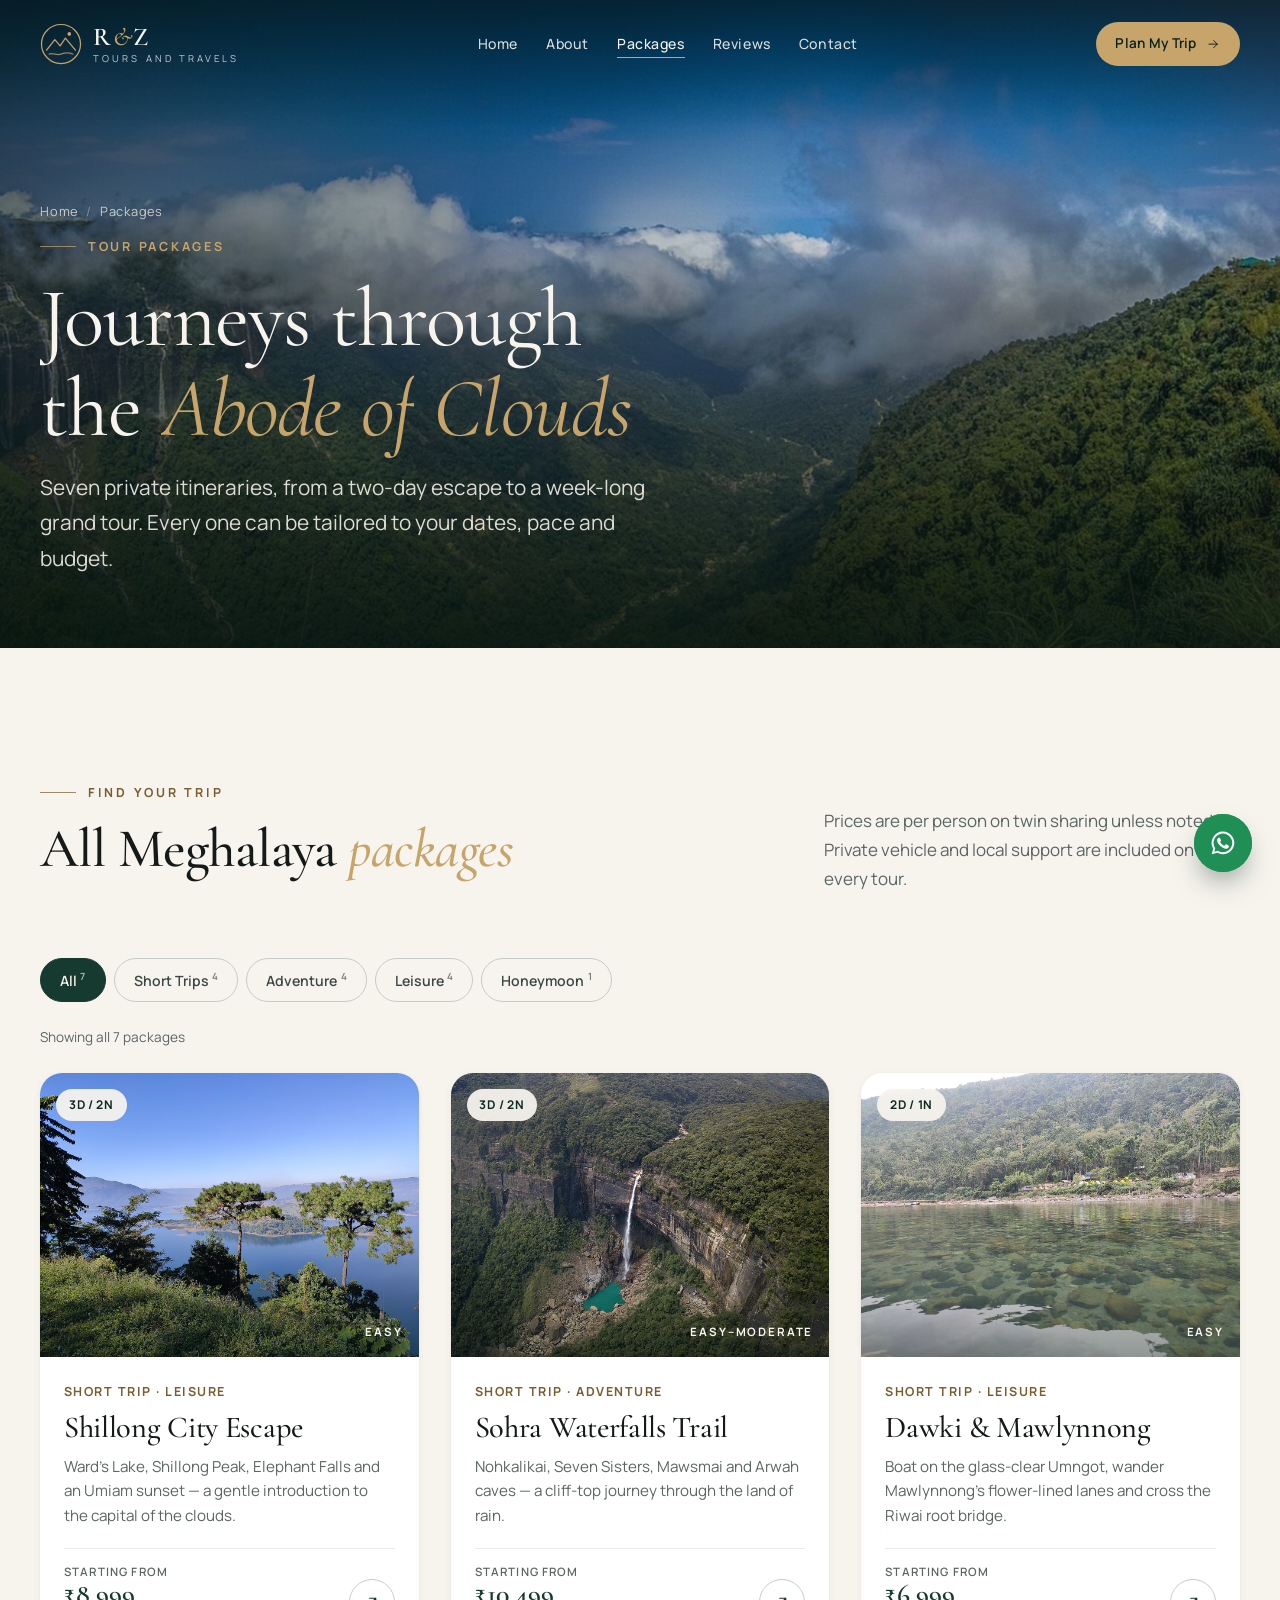
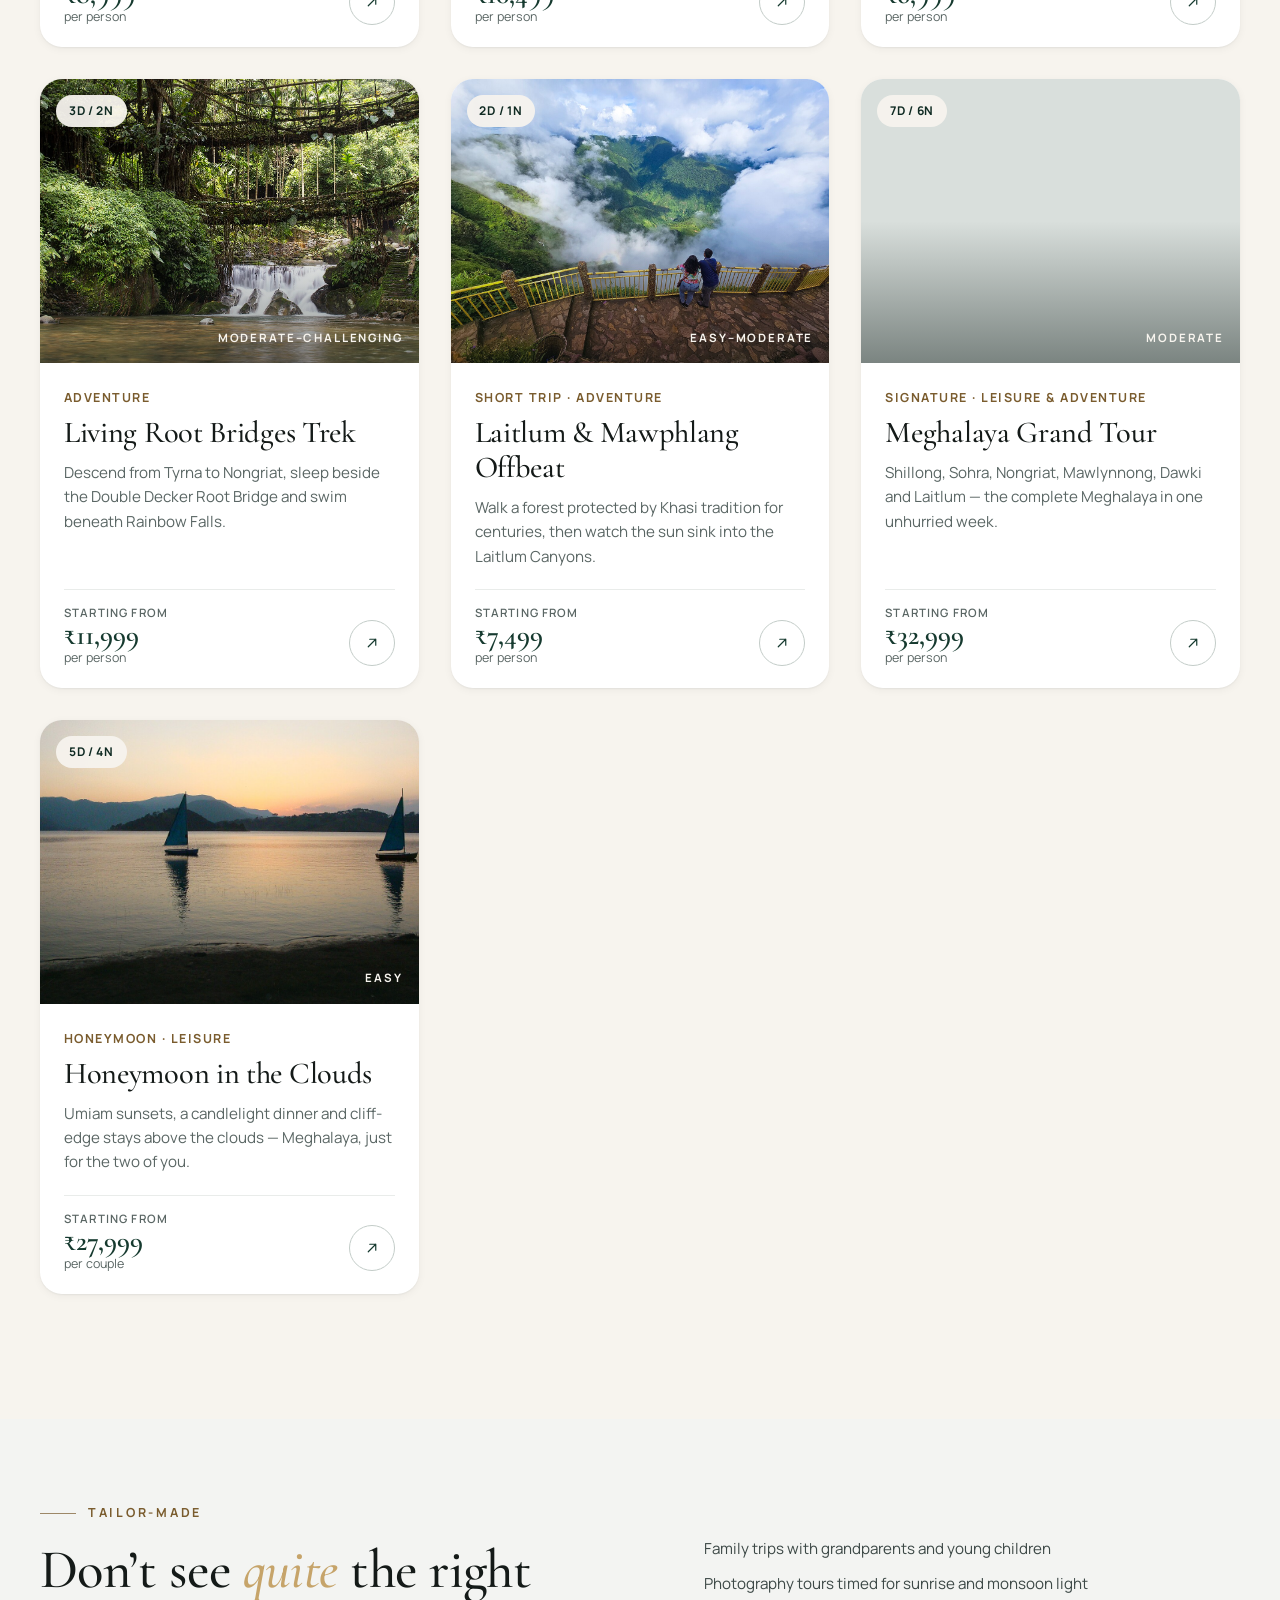
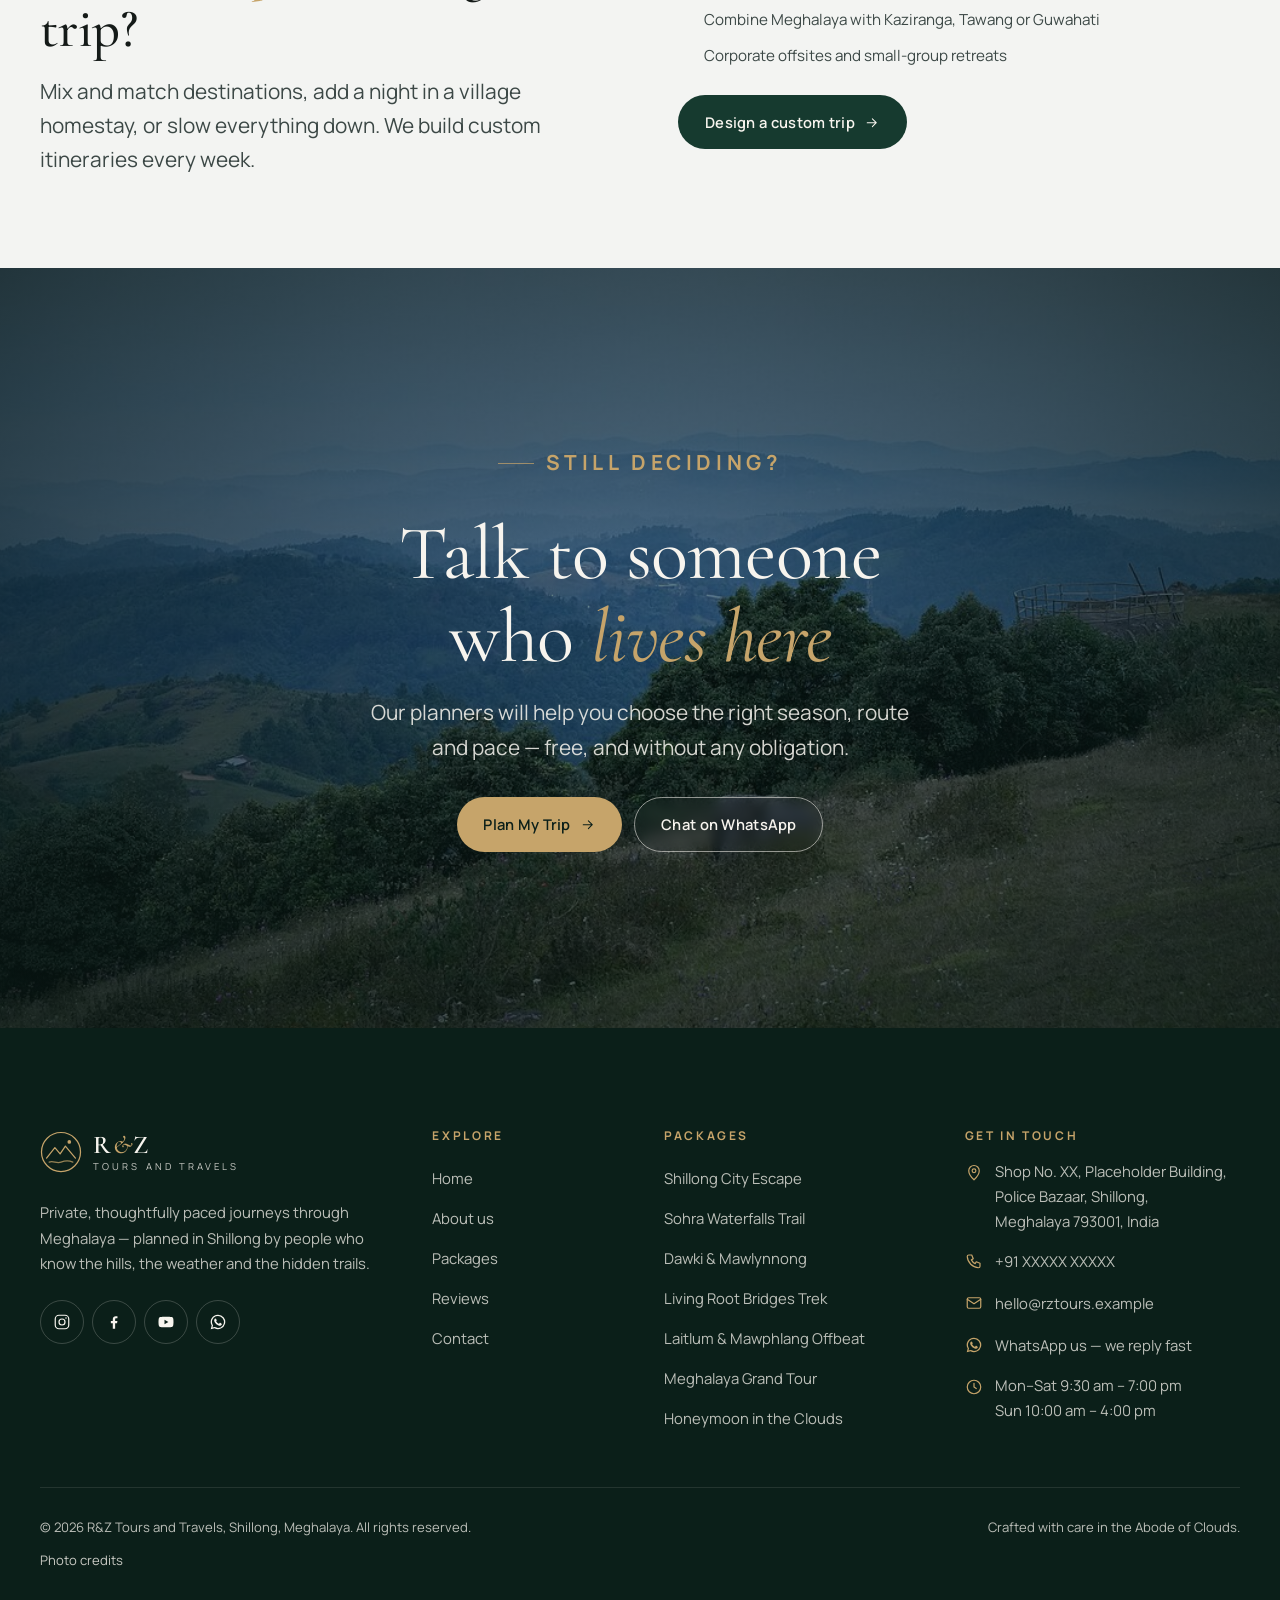
<file: packages.html>
<!DOCTYPE html>
<html lang="en-IN">
<head>
<meta charset="utf-8">
<meta name="viewport" content="width=device-width, initial-scale=1">
<title>Meghalaya Tour Packages | R&amp;Z Tours and Travels</title>
<meta name="description" content="Browse 7 private Meghalaya tour packages from Shillong — city escapes, Sohra waterfalls, Dawki &amp; Mawlynnong, living root bridge treks, offbeat trips, a grand tour and honeymoons.">
<meta name="theme-color" content="#0f2a22">
<meta name="robots" content="index, follow">
<!-- Open Graph / social sharing (replace the example domain with your live domain) -->
<meta property="og:type" content="website">
<meta property="og:site_name" content="R&amp;Z Tours and Travels">
<meta property="og:title" content="Meghalaya Tour Packages | R&amp;Z Tours and Travels">
<meta property="og:description" content="Browse 7 private Meghalaya tour packages from Shillong — city escapes, Sohra waterfalls, Dawki &amp; Mawlynnong, living root bridge treks, offbeat trips, a grand tour and honeymoons.">
<meta property="og:url" content="https://www.rztours.example/packages.html">
<meta property="og:image" content="https://www.rztours.example/assets/images/seven-sisters-falls-valley-hero.jpg">
<meta property="og:locale" content="en_IN">
<meta name="twitter:card" content="summary_large_image">
<link rel="icon" type="image/svg+xml" href="data:image/svg+xml,%3Csvg%20xmlns%3D'http%3A%2F%2Fwww.w3.org%2F2000%2Fsvg'%20viewBox%3D'0%200%2048%2048'%3E%3Crect%20width%3D'48'%20height%3D'48'%20rx%3D'12'%20fill%3D'%230f2a22'%2F%3E%3Cpath%20d%3D'M8%2032l9.5-12%206%207.2%206-9L41%2032'%20fill%3D'none'%20stroke%3D'%23c6a46a'%20stroke-width%3D'3'%20stroke-linecap%3D'round'%20stroke-linejoin%3D'round'%2F%3E%3Ccircle%20cx%3D'33.5'%20cy%3D'13'%20r%3D'2.6'%20fill%3D'%23c6a46a'%2F%3E%3C%2Fsvg%3E">
<link rel="preconnect" href="https://fonts.googleapis.com">
<link rel="preconnect" href="https://fonts.gstatic.com" crossorigin>
<link rel="stylesheet" href="https://fonts.googleapis.com/css2?family=Cormorant+Garamond:ital,wght@0,400;0,500;0,600;1,400;1,500&amp;family=Manrope:wght@400;500;600;700&amp;display=swap">
<link rel="stylesheet" href="assets/css/style.css">
<script>
  /* Runs before paint: flags JS, decides between first-visit preloader and the page-transition curtain.
     Failsafe: if main.js never loads, the page is revealed after 4s. */
  (function (h) {
    h.className += ' js';
    var first = false;
    try { first = !sessionStorage.getItem('rz-visited'); sessionStorage.setItem('rz-visited', '1'); } catch (e) {}
    var reduce = window.matchMedia && window.matchMedia('(prefers-reduced-motion: reduce)').matches;
    h.className += (first && !reduce) ? ' show-preloader' : ' pt-cover';
    setTimeout(function () { if (!window.RZ) { h.className = h.className.replace(/\b(js|pt-cover|show-preloader)\b/g, ''); } }, 4000);
  })(document.documentElement);
</script>
</head><body>
<a class="skip-link" href="#main">Skip to main content</a>

<!-- Preloader (first visit only) -->
<div class="preloader" aria-hidden="true">
  <div class="preloader__inner">
    <svg class="preloader__mark" viewBox="0 0 48 48" fill="none" stroke="currentColor" stroke-width="1.4" stroke-linecap="round" stroke-linejoin="round" aria-hidden="true"><circle cx="24" cy="24" r="22.3"/><path d="M7.5 31l9.5-12 6 7.2 6-9 11.5 13.8"/><path d="M10.5 35.6c4.4-2 8.6 1.9 13.5 0s9.2-2 13.5 0" opacity=".75"/><circle cx="33.5" cy="12.5" r="2.1" fill="currentColor" stroke="none"/></svg>
    <div class="preloader__word"><span>R&amp;Z</span></div>
    <div class="preloader__line"></div>
    <p class="preloader__sub">Tours and Travels · Shillong</p>
  </div>
</div>

<!-- Page transition curtain -->
<div class="page-transition" aria-hidden="true"><div class="page-transition__panel"><svg class="page-transition__mark" viewBox="0 0 48 48" fill="none" stroke="currentColor" stroke-width="1.4" stroke-linecap="round" stroke-linejoin="round" aria-hidden="true"><circle cx="24" cy="24" r="22.3"/><path d="M7.5 31l9.5-12 6 7.2 6-9 11.5 13.8"/><path d="M10.5 35.6c4.4-2 8.6 1.9 13.5 0s9.2-2 13.5 0" opacity=".75"/><circle cx="33.5" cy="12.5" r="2.1" fill="currentColor" stroke="none"/></svg></div></div>

<!-- ============ HEADER (identical on every page) ============ -->
<header class="site-header">
  <div class="container header__inner">
    <a class="logo" href="index.html" aria-label="R&amp;Z Tours and Travels — home">
      <svg class="logo__mark" viewBox="0 0 48 48" fill="none" stroke="currentColor" stroke-width="1.4" stroke-linecap="round" stroke-linejoin="round" aria-hidden="true"><circle cx="24" cy="24" r="22.3"/><path d="M7.5 31l9.5-12 6 7.2 6-9 11.5 13.8"/><path d="M10.5 35.6c4.4-2 8.6 1.9 13.5 0s9.2-2 13.5 0" opacity=".75"/><circle cx="33.5" cy="12.5" r="2.1" fill="currentColor" stroke="none"/></svg>
      <span class="logo__text"><span class="logo__name">R<i>&amp;</i>Z</span><span class="logo__sub">Tours and Travels</span></span>
    </a>
    <nav class="nav" aria-label="Primary">
      <ul class="nav__list">
          <li><a class="nav__link" href="index.html">Home</a></li>
          <li><a class="nav__link" href="about.html">About</a></li>
          <li><a class="nav__link" href="packages.html" aria-current="page">Packages</a></li>
          <li><a class="nav__link" href="reviews.html">Reviews</a></li>
          <li><a class="nav__link" href="contact.html">Contact</a></li>
      </ul>
    </nav>
    <a class="btn btn--gold btn--sm header__cta" href="contact.html">Plan My Trip <svg viewBox="0 0 24 24" fill="none" stroke="currentColor" stroke-width="1.6" stroke-linecap="round" stroke-linejoin="round" aria-hidden="true"><path d="M5 12h14M13 6l6 6-6 6"/></svg></a>
    <button class="menu-toggle" type="button" aria-expanded="false" aria-controls="mobile-menu" aria-label="Open menu">
      <span class="menu-toggle__box" aria-hidden="true"><span class="menu-toggle__line"></span><span class="menu-toggle__line"></span><span class="menu-toggle__line"></span></span>
    </button>
  </div>
</header>

<div class="mobile-menu" id="mobile-menu">
  <nav aria-label="Mobile">
    <ul class="mobile-menu__list">
        <li class="mobile-menu__item"><a class="mobile-menu__link" href="index.html"><small>01</small>Home</a></li>
        <li class="mobile-menu__item"><a class="mobile-menu__link" href="about.html"><small>02</small>About</a></li>
        <li class="mobile-menu__item"><a class="mobile-menu__link" href="packages.html" aria-current="page"><small>03</small>Packages</a></li>
        <li class="mobile-menu__item"><a class="mobile-menu__link" href="reviews.html"><small>04</small>Reviews</a></li>
        <li class="mobile-menu__item"><a class="mobile-menu__link" href="contact.html"><small>05</small>Contact</a></li>
    </ul>
  </nav>
  <div class="mobile-menu__foot">
    <a href="tel:+91XXXXXXXXXX">+91&nbsp;XXXXX&nbsp;XXXXX</a>
    <a href="mailto:hello@rztours.example">hello@rztours.example</a>
    <a href="https://wa.me/91XXXXXXXXXX" target="_blank" rel="noopener">Chat on WhatsApp</a>
  </div>
</div>
<!-- ============ /HEADER ============ -->

<main id="main">
  <section class="page-hero">
    <div class="page-hero__media" data-parallax="0.25"><img src="assets/images/seven-sisters-falls-valley-hero.jpg" srcset="assets/images/seven-sisters-falls-valley.jpg 1280w, assets/images/seven-sisters-falls-valley-hero.jpg 1920w" sizes="100vw" width="1920" height="1242" alt="Seven Sisters Falls streaming down a cliff above a green valley" fetchpriority="high" decoding="async"></div>
    <div class="page-hero__overlay"></div>
    <div class="container page-hero__content">
      <nav aria-label="Breadcrumb" class="hero-fade hero-fade--1"><ol class="breadcrumb"><li><a href="index.html">Home</a></li><li><span aria-current="page">Packages</span></li></ol></nav>
      <p class="eyebrow hero-fade hero-fade--1">Tour packages</p>
      <h1 class="page-hero__title" data-split>Journeys through the <em>Abode of Clouds</em></h1>
      <p class="page-hero__lead hero-fade hero-fade--3">Seven private itineraries, from a two-day escape to a week-long grand tour. Every one can be tailored to your dates, pace and budget.</p>
      
    </div>
  </section>

  <section class="section" aria-labelledby="all-title">
    <div class="container">
      <div class="section-head section-head--row">
        <div data-reveal>
          <p class="eyebrow">Find your trip</p>
          <h2 id="all-title">All Meghalaya <em class="accent">packages</em></h2>
        </div>
        <p data-reveal style="max-width:26rem;margin:0;color:var(--slate-500)">Prices are per person on twin sharing unless noted. Private vehicle and local support are included on every tour.</p>
      </div>
      <div class="filters" role="group" aria-label="Filter packages" data-filter-group="#package-grid" data-reveal>
        <button class="filter-btn" type="button" data-filter="all" data-label="All" aria-pressed="true">All</button>
        <button class="filter-btn" type="button" data-filter="short" data-label="Short Trips" aria-pressed="false">Short Trips</button>
        <button class="filter-btn" type="button" data-filter="adventure" data-label="Adventure" aria-pressed="false">Adventure</button>
        <button class="filter-btn" type="button" data-filter="leisure" data-label="Leisure" aria-pressed="false">Leisure</button>
        <button class="filter-btn" type="button" data-filter="honeymoon" data-label="Honeymoon" aria-pressed="false">Honeymoon</button>
      </div>
      <p class="filter-status" id="filter-status" role="status" aria-live="polite"></p>
      <div class="pkg-grid" id="package-grid">
        <article class="pkg-card" data-category="short leisure">
          <a class="pkg-card__link" href="packages/shillong-city-escape.html">
            <div class="pkg-card__media">
              <img src="assets/images/umiam-lake-pines.jpg" width="1280" height="960" alt="Pine trees framing Umiam Lake under a clear blue sky" loading="lazy" decoding="async">
              <span class="pkg-card__badge">3D / 2N</span>
              <span class="pkg-card__tag">Easy</span>
            </div>
            <div class="pkg-card__body">
              <p class="pkg-card__meta">Short trip · Leisure</p>
              <h3 class="pkg-card__title">Shillong City Escape</h3>
              <p class="pkg-card__teaser">Ward’s Lake, Shillong Peak, Elephant Falls and an Umiam sunset — a gentle introduction to the capital of the clouds.</p>
              <div class="pkg-card__foot">
              <!-- PLACEHOLDER PRICE — update before launch -->
              <span class="price"><small>Starting from</small><strong>₹8,999</strong><span>per person</span></span>
                <span class="pkg-card__cta" aria-hidden="true"><svg viewBox="0 0 24 24" fill="none" stroke="currentColor" stroke-width="1.6" stroke-linecap="round" stroke-linejoin="round" aria-hidden="true"><path d="M7 17L17 7M9 7h8v8"/></svg></span>
              </div>
            </div>
          </a>
        </article>
        <article class="pkg-card" data-category="short adventure">
          <a class="pkg-card__link" href="packages/sohra-waterfalls-trail.html">
            <div class="pkg-card__media">
              <img src="assets/images/nohkalikai-falls-plunge-pool.jpg" width="1280" height="983" alt="Nohkalikai Falls dropping into its turquoise plunge pool" loading="lazy" decoding="async">
              <span class="pkg-card__badge">3D / 2N</span>
              <span class="pkg-card__tag">Easy–Moderate</span>
            </div>
            <div class="pkg-card__body">
              <p class="pkg-card__meta">Short trip · Adventure</p>
              <h3 class="pkg-card__title">Sohra Waterfalls Trail</h3>
              <p class="pkg-card__teaser">Nohkalikai, Seven Sisters, Mawsmai and Arwah caves — a cliff-top journey through the land of rain.</p>
              <div class="pkg-card__foot">
              <!-- PLACEHOLDER PRICE — update before launch -->
              <span class="price"><small>Starting from</small><strong>₹10,499</strong><span>per person</span></span>
                <span class="pkg-card__cta" aria-hidden="true"><svg viewBox="0 0 24 24" fill="none" stroke="currentColor" stroke-width="1.6" stroke-linecap="round" stroke-linejoin="round" aria-hidden="true"><path d="M7 17L17 7M9 7h8v8"/></svg></span>
              </div>
            </div>
          </a>
        </article>
        <article class="pkg-card" data-category="short leisure">
          <a class="pkg-card__link" href="packages/dawki-mawlynnong.html">
            <div class="pkg-card__media">
              <img src="assets/images/umngot-river-clear-water.jpg" width="1280" height="960" alt="Pebbles clearly visible through the glassy water of the Umngot River" loading="lazy" decoding="async">
              <span class="pkg-card__badge">2D / 1N</span>
              <span class="pkg-card__tag">Easy</span>
            </div>
            <div class="pkg-card__body">
              <p class="pkg-card__meta">Short trip · Leisure</p>
              <h3 class="pkg-card__title">Dawki &amp; Mawlynnong</h3>
              <p class="pkg-card__teaser">Boat on the glass-clear Umngot, wander Mawlynnong’s flower-lined lanes and cross the Riwai root bridge.</p>
              <div class="pkg-card__foot">
              <!-- PLACEHOLDER PRICE — update before launch -->
              <span class="price"><small>Starting from</small><strong>₹6,999</strong><span>per person</span></span>
                <span class="pkg-card__cta" aria-hidden="true"><svg viewBox="0 0 24 24" fill="none" stroke="currentColor" stroke-width="1.6" stroke-linecap="round" stroke-linejoin="round" aria-hidden="true"><path d="M7 17L17 7M9 7h8v8"/></svg></span>
              </div>
            </div>
          </a>
        </article>
        <article class="pkg-card" data-category="adventure">
          <a class="pkg-card__link" href="packages/living-root-bridges-trek.html">
            <div class="pkg-card__media">
              <img src="assets/images/root-bridge-natural-pool.jpg" width="1280" height="853" alt="The Double Decker Root Bridge above a small waterfall and natural pool" loading="lazy" decoding="async">
              <span class="pkg-card__badge">3D / 2N</span>
              <span class="pkg-card__tag">Moderate–Challenging</span>
            </div>
            <div class="pkg-card__body">
              <p class="pkg-card__meta">Adventure</p>
              <h3 class="pkg-card__title">Living Root Bridges Trek</h3>
              <p class="pkg-card__teaser">Descend from Tyrna to Nongriat, sleep beside the Double Decker Root Bridge and swim beneath Rainbow Falls.</p>
              <div class="pkg-card__foot">
              <!-- PLACEHOLDER PRICE — update before launch -->
              <span class="price"><small>Starting from</small><strong>₹11,999</strong><span>per person</span></span>
                <span class="pkg-card__cta" aria-hidden="true"><svg viewBox="0 0 24 24" fill="none" stroke="currentColor" stroke-width="1.6" stroke-linecap="round" stroke-linejoin="round" aria-hidden="true"><path d="M7 17L17 7M9 7h8v8"/></svg></span>
              </div>
            </div>
          </a>
        </article>
        <article class="pkg-card" data-category="short adventure">
          <a class="pkg-card__link" href="packages/laitlum-mawphlang-offbeat.html">
            <div class="pkg-card__media">
              <img src="assets/images/laitlum-viewpoint-clouds.jpg" width="1280" height="946" alt="A couple at a railed viewpoint above clouds drifting through a green valley" loading="lazy" decoding="async">
              <span class="pkg-card__badge">2D / 1N</span>
              <span class="pkg-card__tag">Easy–Moderate</span>
            </div>
            <div class="pkg-card__body">
              <p class="pkg-card__meta">Short trip · Adventure</p>
              <h3 class="pkg-card__title">Laitlum &amp; Mawphlang Offbeat</h3>
              <p class="pkg-card__teaser">Walk a forest protected by Khasi tradition for centuries, then watch the sun sink into the Laitlum Canyons.</p>
              <div class="pkg-card__foot">
              <!-- PLACEHOLDER PRICE — update before launch -->
              <span class="price"><small>Starting from</small><strong>₹7,499</strong><span>per person</span></span>
                <span class="pkg-card__cta" aria-hidden="true"><svg viewBox="0 0 24 24" fill="none" stroke="currentColor" stroke-width="1.6" stroke-linecap="round" stroke-linejoin="round" aria-hidden="true"><path d="M7 17L17 7M9 7h8v8"/></svg></span>
              </div>
            </div>
          </a>
        </article>
        <article class="pkg-card" data-category="leisure adventure">
          <a class="pkg-card__link" href="packages/meghalaya-grand-tour.html">
            <div class="pkg-card__media">
              <img src="assets/images/sohra-cliffs-green.jpg" width="1280" height="960" alt="Steep forested cliffs and valleys near Sohra" loading="lazy" decoding="async">
              <span class="pkg-card__badge">7D / 6N</span>
              <span class="pkg-card__tag">Moderate</span>
            </div>
            <div class="pkg-card__body">
              <p class="pkg-card__meta">Signature · Leisure &amp; Adventure</p>
              <h3 class="pkg-card__title">Meghalaya Grand Tour</h3>
              <p class="pkg-card__teaser">Shillong, Sohra, Nongriat, Mawlynnong, Dawki and Laitlum — the complete Meghalaya in one unhurried week.</p>
              <div class="pkg-card__foot">
              <!-- PLACEHOLDER PRICE — update before launch -->
              <span class="price"><small>Starting from</small><strong>₹32,999</strong><span>per person</span></span>
                <span class="pkg-card__cta" aria-hidden="true"><svg viewBox="0 0 24 24" fill="none" stroke="currentColor" stroke-width="1.6" stroke-linecap="round" stroke-linejoin="round" aria-hidden="true"><path d="M7 17L17 7M9 7h8v8"/></svg></span>
              </div>
            </div>
          </a>
        </article>
        <article class="pkg-card" data-category="honeymoon leisure">
          <a class="pkg-card__link" href="packages/honeymoon-in-the-clouds.html">
            <div class="pkg-card__media">
              <img src="assets/images/umiam-lake-sunset-sails.jpg" width="1280" height="720" alt="Two sailboats silhouetted on Umiam Lake at sunset" loading="lazy" decoding="async">
              <span class="pkg-card__badge">5D / 4N</span>
              <span class="pkg-card__tag">Easy</span>
            </div>
            <div class="pkg-card__body">
              <p class="pkg-card__meta">Honeymoon · Leisure</p>
              <h3 class="pkg-card__title">Honeymoon in the Clouds</h3>
              <p class="pkg-card__teaser">Umiam sunsets, a candlelight dinner and cliff-edge stays above the clouds — Meghalaya, just for the two of you.</p>
              <div class="pkg-card__foot">
              <!-- PLACEHOLDER PRICE — update before launch -->
              <span class="price"><small>Starting from</small><strong>₹27,999</strong><span>per couple</span></span>
                <span class="pkg-card__cta" aria-hidden="true"><svg viewBox="0 0 24 24" fill="none" stroke="currentColor" stroke-width="1.6" stroke-linecap="round" stroke-linejoin="round" aria-hidden="true"><path d="M7 17L17 7M9 7h8v8"/></svg></span>
              </div>
            </div>
          </a>
        </article>
      </div>
    </div>
  </section>

  <section class="section section--fog section--tight" aria-labelledby="custom-title">
    <div class="container split">
      <div data-reveal>
        <p class="eyebrow">Tailor-made</p>
        <h2 id="custom-title">Don’t see <em class="accent">quite</em> the right trip?</h2>
        <p class="lead">Mix and match destinations, add a night in a village homestay, or slow everything down. We build custom itineraries every week.</p>
      </div>
      <div data-reveal="right">
        <ul class="incl__list" style="margin-bottom:1.75rem">
          <li>Family trips with grandparents and young children</li>
          <li>Photography tours timed for sunrise and monsoon light</li>
          <li>Combine Meghalaya with Kaziranga, Tawang or Guwahati</li>
          <li>Corporate offsites and small-group retreats</li>
        </ul>
        <a class="btn" href="contact.html?package=custom">Design a custom trip <svg viewBox="0 0 24 24" fill="none" stroke="currentColor" stroke-width="1.6" stroke-linecap="round" stroke-linejoin="round" aria-hidden="true"><path d="M5 12h14M13 6l6 6-6 6"/></svg></a>
      </div>
    </div>
  </section>

  <section class="cta-band" aria-labelledby="cta-title">
    <div class="cta-band__media" data-parallax="0.15"><img src="assets/images/khasi-hills-dawn-hero.jpg" srcset="assets/images/khasi-hills-dawn.jpg 1280w, assets/images/khasi-hills-dawn-hero.jpg 1920w" sizes="100vw" width="1920" height="1280" alt="" loading="lazy" decoding="async"></div>
    <div class="container" data-reveal>
      <p class="eyebrow">Still deciding?</p>
      <h2 id="cta-title">Talk to someone who <em>lives here</em></h2>
      <p>Our planners will help you choose the right season, route and pace — free, and without any obligation.</p>
      <div class="cta-band__actions">
        <a class="btn btn--gold" href="contact.html">Plan My Trip <svg viewBox="0 0 24 24" fill="none" stroke="currentColor" stroke-width="1.6" stroke-linecap="round" stroke-linejoin="round" aria-hidden="true"><path d="M5 12h14M13 6l6 6-6 6"/></svg></a>
        <a class="btn btn--ghost" href="https://wa.me/91XXXXXXXXXX" target="_blank" rel="noopener">Chat on WhatsApp</a>
      </div>
    </div>
  </section>
</main>
<!-- ============ FOOTER (identical on every page) ============ -->
<footer class="site-footer">
  <div class="container">
    <div class="footer__top">
      <div class="footer__brand">
        <a class="logo" href="index.html" aria-label="R&amp;Z Tours and Travels — home">
          <svg class="logo__mark" viewBox="0 0 48 48" fill="none" stroke="currentColor" stroke-width="1.4" stroke-linecap="round" stroke-linejoin="round" aria-hidden="true"><circle cx="24" cy="24" r="22.3"/><path d="M7.5 31l9.5-12 6 7.2 6-9 11.5 13.8"/><path d="M10.5 35.6c4.4-2 8.6 1.9 13.5 0s9.2-2 13.5 0" opacity=".75"/><circle cx="33.5" cy="12.5" r="2.1" fill="currentColor" stroke="none"/></svg>
          <span class="logo__text"><span class="logo__name">R<i>&amp;</i>Z</span><span class="logo__sub">Tours and Travels</span></span>
        </a>
        <p>Private, thoughtfully paced journeys through Meghalaya — planned in Shillong by people who know the hills, the weather and the hidden trails.</p>
        <div class="socials">
          <!-- PLACEHOLDER social links — replace with your real profiles -->
          <a href="https://www.instagram.com/" target="_blank" rel="noopener" aria-label="R&amp;Z on Instagram"><svg viewBox="0 0 24 24" fill="none" stroke="currentColor" stroke-width="1.6" aria-hidden="true"><rect x="3" y="3" width="18" height="18" rx="5"/><circle cx="12" cy="12" r="4"/><circle cx="17.3" cy="6.7" r="1" fill="currentColor" stroke="none"/></svg></a>
          <a href="https://www.facebook.com/" target="_blank" rel="noopener" aria-label="R&amp;Z on Facebook"><svg viewBox="0 0 24 24" fill="currentColor" aria-hidden="true"><path d="M13.5 21v-7.5h2.6l.4-3h-3V8.6c0-.9.3-1.5 1.5-1.5h1.6V4.4c-.3 0-1.2-.1-2.3-.1-2.3 0-3.9 1.4-3.9 4v2.2H7.8v3h2.6V21z"/></svg></a>
          <a href="https://www.youtube.com/" target="_blank" rel="noopener" aria-label="R&amp;Z on YouTube"><svg viewBox="0 0 24 24" fill="currentColor" aria-hidden="true"><path d="M21.6 7.2a2.5 2.5 0 00-1.8-1.8C18.2 5 12 5 12 5s-6.2 0-7.8.4a2.5 2.5 0 00-1.8 1.8C2 8.8 2 12 2 12s0 3.2.4 4.8a2.5 2.5 0 001.8 1.8C5.8 19 12 19 12 19s6.2 0 7.8-.4a2.5 2.5 0 001.8-1.8c.4-1.6.4-4.8.4-4.8s0-3.2-.4-4.8zM10 15V9l5.2 3z"/></svg></a>
          <a href="https://wa.me/91XXXXXXXXXX" target="_blank" rel="noopener" aria-label="Chat with R&amp;Z on WhatsApp"><svg viewBox="0 0 24 24" fill="currentColor" aria-hidden="true"><path d="M12 2.2A9.7 9.7 0 003.6 16.8L2.3 21.7l5-1.3A9.7 9.7 0 1012 2.2zm0 17.7a8 8 0 01-4.1-1.1l-.3-.2-3 .8.8-2.9-.2-.3A8 8 0 1112 19.9zm4.4-6c-.2-.1-1.4-.7-1.7-.8-.2-.1-.4-.1-.5.1l-.8 1c-.1.2-.3.2-.5.1a6.6 6.6 0 01-3.3-2.9c-.2-.4.2-.4.7-1.3.1-.2 0-.3 0-.4l-.8-1.8c-.2-.5-.4-.4-.5-.4h-.5a.9.9 0 00-.7.3 2.8 2.8 0 00-.9 2.1 4.9 4.9 0 001 2.6 11.2 11.2 0 004.3 3.8c1.6.7 2.2.7 3 .6a2.6 2.6 0 001.7-1.2 2.1 2.1 0 00.1-1.2c0-.1-.2-.2-.5-.3z"/></svg></a>
        </div>
      </div>
      <div>
        <h2 class="footer__title">Explore</h2>
        <ul class="footer__links">
          <li><a href="index.html">Home</a></li>
          <li><a href="about.html">About us</a></li>
          <li><a href="packages.html">Packages</a></li>
          <li><a href="reviews.html">Reviews</a></li>
          <li><a href="contact.html">Contact</a></li>
        </ul>
      </div>
      <div>
        <h2 class="footer__title">Packages</h2>
        <ul class="footer__links">
          <li><a href="packages/shillong-city-escape.html">Shillong City Escape</a></li>
          <li><a href="packages/sohra-waterfalls-trail.html">Sohra Waterfalls Trail</a></li>
          <li><a href="packages/dawki-mawlynnong.html">Dawki &amp; Mawlynnong</a></li>
          <li><a href="packages/living-root-bridges-trek.html">Living Root Bridges Trek</a></li>
          <li><a href="packages/laitlum-mawphlang-offbeat.html">Laitlum &amp; Mawphlang Offbeat</a></li>
          <li><a href="packages/meghalaya-grand-tour.html">Meghalaya Grand Tour</a></li>
          <li><a href="packages/honeymoon-in-the-clouds.html">Honeymoon in the Clouds</a></li>
        </ul>
      </div>
      <div>
        <h2 class="footer__title">Get in touch</h2>
        <!-- PLACEHOLDER contact details — replace before launch -->
        <ul class="footer__contact">
          <li><svg viewBox="0 0 24 24" fill="none" stroke="currentColor" stroke-width="1.6" stroke-linecap="round" stroke-linejoin="round" aria-hidden="true"><path d="M12 21s-7-6.2-7-12a7 7 0 0114 0c0 5.8-7 12-7 12z"/><circle cx="12" cy="9" r="2.5"/></svg><span>Shop No. XX, Placeholder Building,<br>Police Bazaar, Shillong,<br>Meghalaya 793001, India</span></li>
          <li><svg viewBox="0 0 24 24" fill="none" stroke="currentColor" stroke-width="1.6" stroke-linecap="round" stroke-linejoin="round" aria-hidden="true"><path d="M5 4h4l2 5-2.5 1.5a11 11 0 005 5L15 13l5 2v4a2 2 0 01-2 2A16 16 0 013 6a2 2 0 012-2"/></svg><a href="tel:+91XXXXXXXXXX">+91&nbsp;XXXXX&nbsp;XXXXX</a></li>
          <li><svg viewBox="0 0 24 24" fill="none" stroke="currentColor" stroke-width="1.6" stroke-linecap="round" stroke-linejoin="round" aria-hidden="true"><rect x="3" y="5" width="18" height="14" rx="2"/><path d="M3 7l9 6 9-6"/></svg><a href="mailto:hello@rztours.example">hello@rztours.example</a></li>
          <li><svg viewBox="0 0 24 24" fill="currentColor" aria-hidden="true"><path d="M12 2.2A9.7 9.7 0 003.6 16.8L2.3 21.7l5-1.3A9.7 9.7 0 1012 2.2zm0 17.7a8 8 0 01-4.1-1.1l-.3-.2-3 .8.8-2.9-.2-.3A8 8 0 1112 19.9zm4.4-6c-.2-.1-1.4-.7-1.7-.8-.2-.1-.4-.1-.5.1l-.8 1c-.1.2-.3.2-.5.1a6.6 6.6 0 01-3.3-2.9c-.2-.4.2-.4.7-1.3.1-.2 0-.3 0-.4l-.8-1.8c-.2-.5-.4-.4-.5-.4h-.5a.9.9 0 00-.7.3 2.8 2.8 0 00-.9 2.1 4.9 4.9 0 001 2.6 11.2 11.2 0 004.3 3.8c1.6.7 2.2.7 3 .6a2.6 2.6 0 001.7-1.2 2.1 2.1 0 00.1-1.2c0-.1-.2-.2-.5-.3z"/></svg><a href="https://wa.me/91XXXXXXXXXX" target="_blank" rel="noopener">WhatsApp us — we reply fast</a></li>
          <li><svg viewBox="0 0 24 24" fill="none" stroke="currentColor" stroke-width="1.6" stroke-linecap="round" stroke-linejoin="round" aria-hidden="true"><circle cx="12" cy="12" r="9"/><path d="M12 7v5l3 2"/></svg><span>Mon–Sat 9:30 am – 7:00 pm<br>Sun 10:00 am – 4:00 pm</span></li>
        </ul>
      </div>
    </div>
    <div class="footer__bottom">
      <div>
        <p>© <span data-year>2026</span> R&amp;Z Tours and Travels, Shillong, Meghalaya. All rights reserved.</p>
        <details class="credits">
          <summary>Photo credits</summary>
          <p>Photographs from Wikimedia Commons, used under their respective Creative Commons licences (CC BY, CC BY-SA) or dedicated to the public domain (CC0). Images were resized; no other changes were made. <a href="https://commons.wikimedia.org/wiki/File:Cherrapunji_Waterfalls_Over_the_clouds.jpg" target="_blank" rel="noopener">Nohkalikai Falls, Sohra</a> — JakilDedhia (CC BY-SA 4.0); <a href="https://commons.wikimedia.org/wiki/File:Umiam_Lake,_Shillong,_Meghalaya.jpg" target="_blank" rel="noopener">Umiam Lake, Ri-Bhoi</a> — Prof. Vikramjit Kakati (CC BY-SA 4.0); <a href="https://commons.wikimedia.org/wiki/File:Laitlum_Canyon_(4).jpg" target="_blank" rel="noopener">Laitlum Canyons, East Khasi Hills</a> — ANKAN (CC BY-SA 4.0); <a href="https://commons.wikimedia.org/wiki/File:View_from_Mawkdok_Dympep_Valley_View_Point,_Cherrapunji,_Meghalaya,_India_in_April_2017.jpg" target="_blank" rel="noopener">Mawkdok Dympep Valley, Sohra</a> — BroKholi94 (CC BY-SA 4.0); <a href="https://commons.wikimedia.org/wiki/File:Seven_Sisters_Falls.jpg" target="_blank" rel="noopener">Seven Sisters Falls, Sohra</a> — Trideep Dutta Photography (CC BY-SA 4.0); <a href="https://commons.wikimedia.org/wiki/File:Dawn_West_Khasi_Hills_Mawphanlur_Oct24_A7CR_04276.jpg" target="_blank" rel="noopener">West Khasi Hills at dawn</a> — Timothy A. Gonsalves (CC BY-SA 4.0); <a href="https://commons.wikimedia.org/wiki/File:Sunset_in_Shillong,_East_Khasi_Hills,_Meghalaya.jpg" target="_blank" rel="noopener">Sunset over the pines, Shillong</a> — Akynehu (CC BY-SA 4.0); <a href="https://commons.wikimedia.org/wiki/File:Umngot_River_View.jpg" target="_blank" rel="noopener">Umngot River, Dawki</a> — ANKAN (CC BY-SA 4.0); <a href="https://commons.wikimedia.org/wiki/File:Double_decker_living_root_bridge_01.jpg" target="_blank" rel="noopener">Double Decker Root Bridge, Nongriat</a> — Chiranjeeb Baul (CC BY-SA 4.0); <a href="https://commons.wikimedia.org/wiki/File:Umiam_Lake.jpg" target="_blank" rel="noopener">Sails at sunset, Umiam Lake</a> — Gargi Gore (CC BY-SA 4.0); <a href="https://commons.wikimedia.org/wiki/File:Umiam_Lake_from_View_Point.jpg" target="_blank" rel="noopener">Umiam Lake</a> — ANKAN (CC BY-SA 4.0); <a href="https://commons.wikimedia.org/wiki/File:Laitlum_in_monsoon_season.jpg" target="_blank" rel="noopener">Above the clouds, Laitlum</a> — JyotiPN (CC BY-SA 4.0); <a href="https://commons.wikimedia.org/wiki/File:NohKaLikai_Falls_V2_Wiki.jpg" target="_blank" rel="noopener">Nohkalikai Falls and its plunge pool</a> — Vikramjit Kakati (CC BY-SA 4.0); <a href="https://commons.wikimedia.org/wiki/File:Clear_Water_of_Umngot_River.jpg" target="_blank" rel="noopener">The clear Umngot River, Dawki</a> — ANKAN (CC BY-SA 4.0); <a href="https://commons.wikimedia.org/wiki/File:Street_in_Mawlynnong.jpg" target="_blank" rel="noopener">A lane in Mawlynnong</a> — Sai Avinash (CC BY-SA 4.0); <a href="https://commons.wikimedia.org/wiki/File:Elephant_Falls_Shillong_long_exposure.jpg" target="_blank" rel="noopener">Elephant Falls, Shillong</a> — Sudip2104 (CC BY-SA 4.0); <a href="https://commons.wikimedia.org/wiki/File:View_from_Shillong_Peak.jpg" target="_blank" rel="noopener">Shillong from Shillong Peak</a> — Rachit (CC BY-SA 4.0); <a href="https://commons.wikimedia.org/wiki/File:The_double_decker_living_root_bridge.jpg" target="_blank" rel="noopener">Double Decker Root Bridge and pool</a> — Jayesh minde (CC BY-SA 4.0); <a href="https://commons.wikimedia.org/wiki/File:Krang_Suri_Falls.jpg" target="_blank" rel="noopener">Krang Suri Falls, Jaintia Hills</a> — Abhimanyu Pathak (CC BY-SA 4.0); <a href="https://commons.wikimedia.org/wiki/File:SaurabhSawant_RainbowFalls_Nongriat_MG_2913.jpg" target="_blank" rel="noopener">Rainbow Falls, Nongriat</a> — Saurabhsawantphoto (CC BY-SA 4.0); <a href="https://commons.wikimedia.org/wiki/File:Trees_of_Mawphlang_Sacred_Forest_Meghalaya.jpg" target="_blank" rel="noopener">Mawphlang Sacred Forest</a> — Daniel Romanson (CC0); <a href="https://commons.wikimedia.org/wiki/File:Root_Bridge,_Mawlynnong...jpg" target="_blank" rel="noopener">Living Root Bridge, Riwai</a> — Keshuseeker (CC BY-SA 4.0); <a href="https://commons.wikimedia.org/wiki/File:Shillong_from_Shillong_Peak.jpg" target="_blank" rel="noopener">Pine hills above Shillong</a> — Aadri (CC BY-SA 3.0); <a href="https://commons.wikimedia.org/wiki/File:Shillong_during_night_01.jpg" target="_blank" rel="noopener">Shillong at Christmas</a> — Ganesh Mohan T (CC BY-SA 4.0); <a href="https://commons.wikimedia.org/wiki/File:Nohkalikai_Falls_of_Cherrapunji_in_summer.jpg" target="_blank" rel="noopener">Rainbow at Nohkalikai Falls</a> — Jyotishkardey (CC BY-SA 4.0); <a href="https://commons.wikimedia.org/wiki/File:Seven_Sisters_Waterfalls_(4).jpg" target="_blank" rel="noopener">The cliffs of Sohra</a> — ANKAN (CC BY-SA 4.0); <a href="https://commons.wikimedia.org/wiki/File:Mawsmai_cave.jpg" target="_blank" rel="noopener">Inside Mawsmai Cave</a> — Wann Majaw (CC0); <a href="https://commons.wikimedia.org/wiki/File:Arwah_Cave.jpg" target="_blank" rel="noopener">Arwah Cave, Sohra</a> — Wann Majaw (CC0); <a href="https://commons.wikimedia.org/wiki/File:Dainthlen_Falls_Sunset.jpg" target="_blank" rel="noopener">Dainthlen Falls at sunset</a> — Wann Majaw (CC0); <a href="https://commons.wikimedia.org/wiki/File:Powerful_Nohkalikai_Waterfall.jpg" target="_blank" rel="noopener">Nohkalikai Falls in the monsoon</a> — Photos Worldwide (CC0); <a href="https://commons.wikimedia.org/wiki/File:Dawki_Bridge_and_Umngot_River.jpg" target="_blank" rel="noopener">Dawki bridge over the Umngot</a> — ANKAN (CC BY-SA 4.0); <a href="https://commons.wikimedia.org/wiki/File:Mawlynnong_-_Cleanest_village_of_Asia_in_Meghalaya.jpg" target="_blank" rel="noopener">Mawlynnong village</a> — Madhumita Das (CC BY-SA 4.0); <a href="https://commons.wikimedia.org/wiki/File:Balancing_Rock,Mawllynong.jpg" target="_blank" rel="noopener">Balancing Rock, Mawlynnong</a> — Nirbangogoi (CC BY-SA 4.0); <a href="https://commons.wikimedia.org/wiki/File:Living_root_bridges_of_Nongriat_village_in_East_Khasi_Hills_district,_Meghalaya_JEG7387.jpg" target="_blank" rel="noopener">Root bridges of Nongriat</a> — PJeganathan (CC BY-SA 4.0); <a href="https://commons.wikimedia.org/wiki/File:Rainbow_Waterfall_Meghalaya.jpg" target="_blank" rel="noopener">The blue pool at Rainbow Falls</a> — Rajesh Rane (CC BY-SA 4.0); <a href="https://commons.wikimedia.org/wiki/File:Double_decker_living_root_bridge_at_Meghalaya.jpg" target="_blank" rel="noopener">Double Decker Root Bridge</a> — Arup619pal (CC BY-SA 4.0); <a href="https://commons.wikimedia.org/wiki/File:Double_Decker_Living_Root_Bridge3.jpg" target="_blank" rel="noopener">Roots of a living bridge</a> — Ashwin Kumar (CC BY-SA 2.0); <a href="https://commons.wikimedia.org/wiki/File:Laitlum_Canyon,_Meghalaya.jpg" target="_blank" rel="noopener">Grasslands at Laitlum</a> — Medhi jyoti (CC BY 4.0); <a href="https://commons.wikimedia.org/wiki/File:Krang_Suri_Waterfall.jpg" target="_blank" rel="noopener">Krang Suri Falls from above</a> — ANKAN (CC BY-SA 4.0); <a href="https://commons.wikimedia.org/wiki/File:Khasi_Hills,_Mawphlang.jpg" target="_blank" rel="noopener">River gorge near Mawphlang</a> — Prida Ariani (CC BY-SA 4.0); <a href="https://commons.wikimedia.org/wiki/File:Umiam_lake_01.jpg" target="_blank" rel="noopener">Morning on Umiam Lake</a> — Ganesh Mohan T (CC BY-SA 4.0); <a href="https://commons.wikimedia.org/wiki/File:Dusk_West_Khasi_Hills_Mawphanlur_Oct24_A7CR_04274.jpg" target="_blank" rel="noopener">Khasi Hills at dusk</a> — Timothy A. Gonsalves (CC BY-SA 4.0).</p>
        </details>
      </div>
      <p>Crafted with care in the Abode of Clouds.</p>
    </div>
  </div>
</footer>
<!-- ============ /FOOTER ============ -->

<a class="wa-float" href="https://wa.me/91XXXXXXXXXX" target="_blank" rel="noopener" aria-label="Chat with us on WhatsApp">
  <svg viewBox="0 0 24 24" fill="currentColor" aria-hidden="true"><path d="M12 2.2A9.7 9.7 0 003.6 16.8L2.3 21.7l5-1.3A9.7 9.7 0 1012 2.2zm0 17.7a8 8 0 01-4.1-1.1l-.3-.2-3 .8.8-2.9-.2-.3A8 8 0 1112 19.9zm4.4-6c-.2-.1-1.4-.7-1.7-.8-.2-.1-.4-.1-.5.1l-.8 1c-.1.2-.3.2-.5.1a6.6 6.6 0 01-3.3-2.9c-.2-.4.2-.4.7-1.3.1-.2 0-.3 0-.4l-.8-1.8c-.2-.5-.4-.4-.5-.4h-.5a.9.9 0 00-.7.3 2.8 2.8 0 00-.9 2.1 4.9 4.9 0 001 2.6 11.2 11.2 0 004.3 3.8c1.6.7 2.2.7 3 .6a2.6 2.6 0 001.7-1.2 2.1 2.1 0 00.1-1.2c0-.1-.2-.2-.5-.3z"/></svg><span class="wa-float__label" aria-hidden="true">Chat on WhatsApp</span>
</a>

<script src="https://code.jquery.com/jquery-3.7.1.min.js" integrity="sha256-/JqT3SQfawRcv/BIHPThkBvs0OEvtFFmqPF/lYI/Cxo=" crossorigin="anonymous"></script>
<script src="assets/js/main.js"></script>
</body>
</html>
</file>
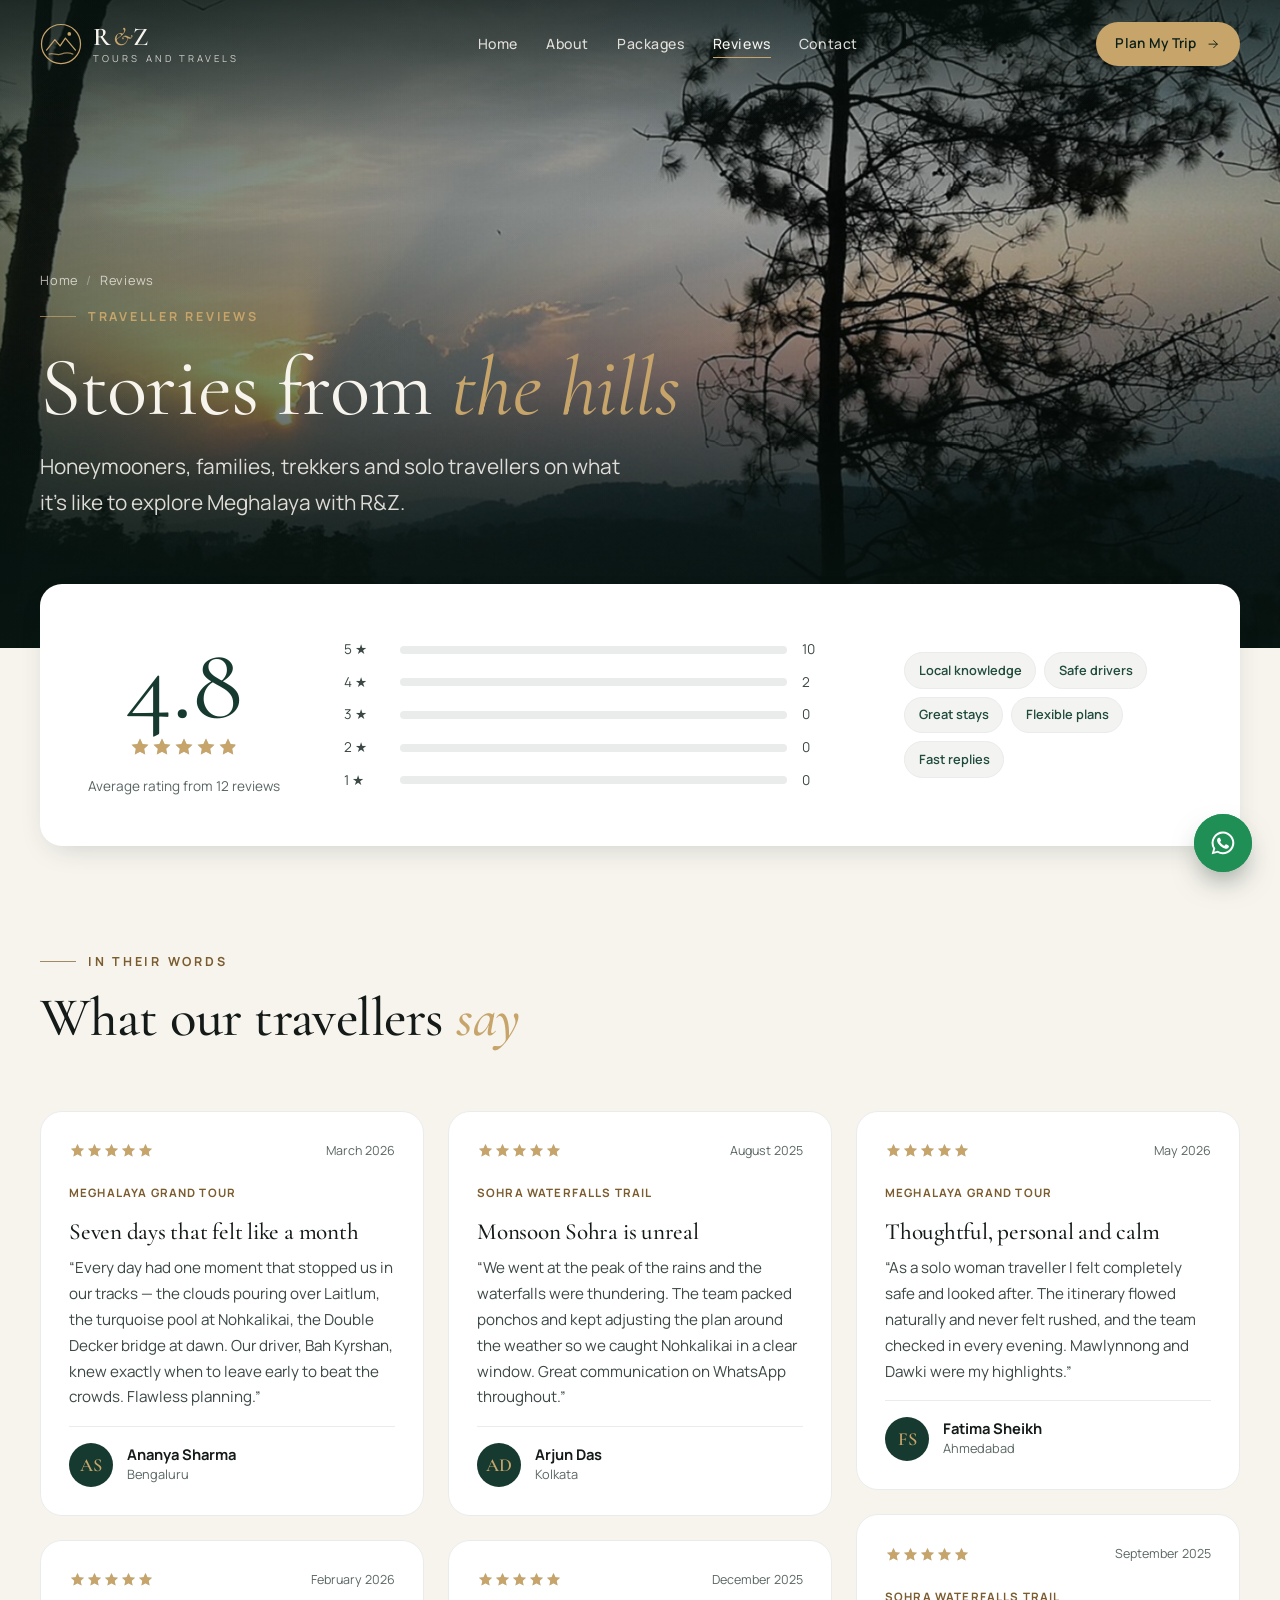
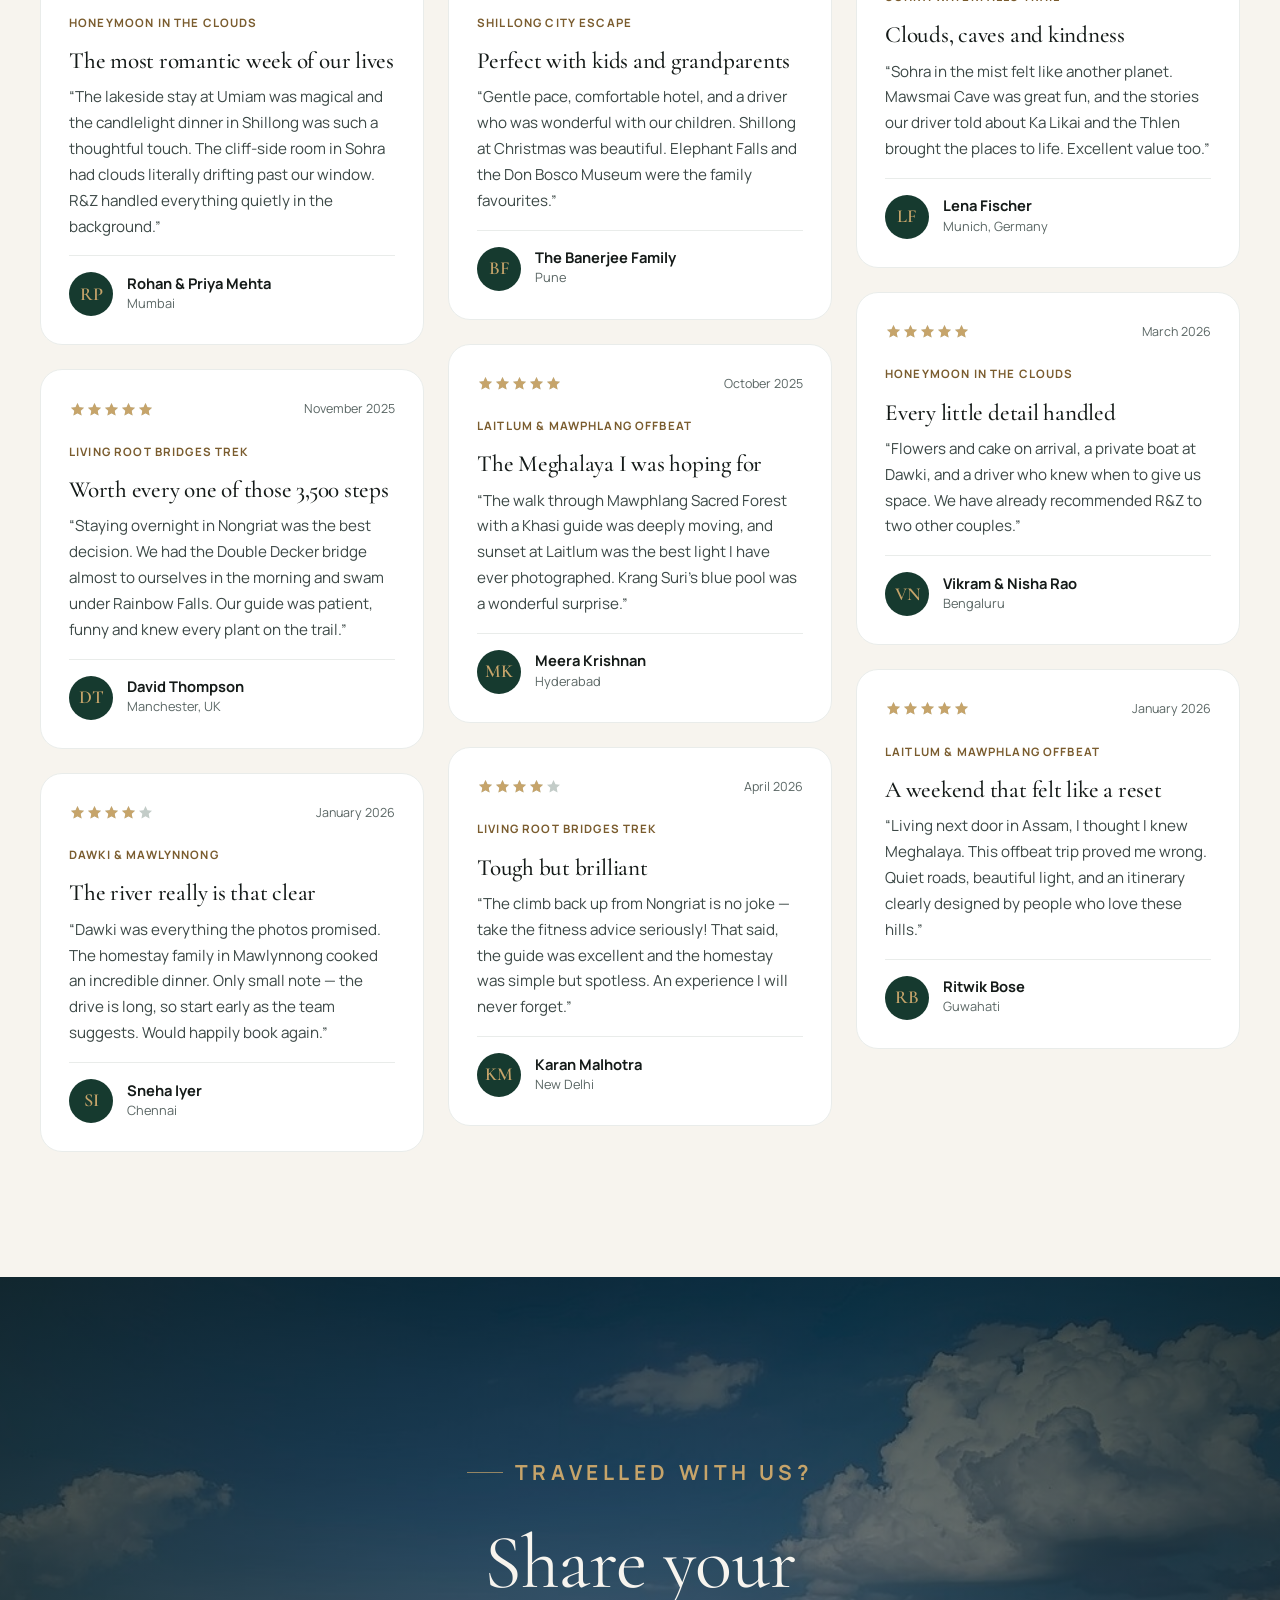
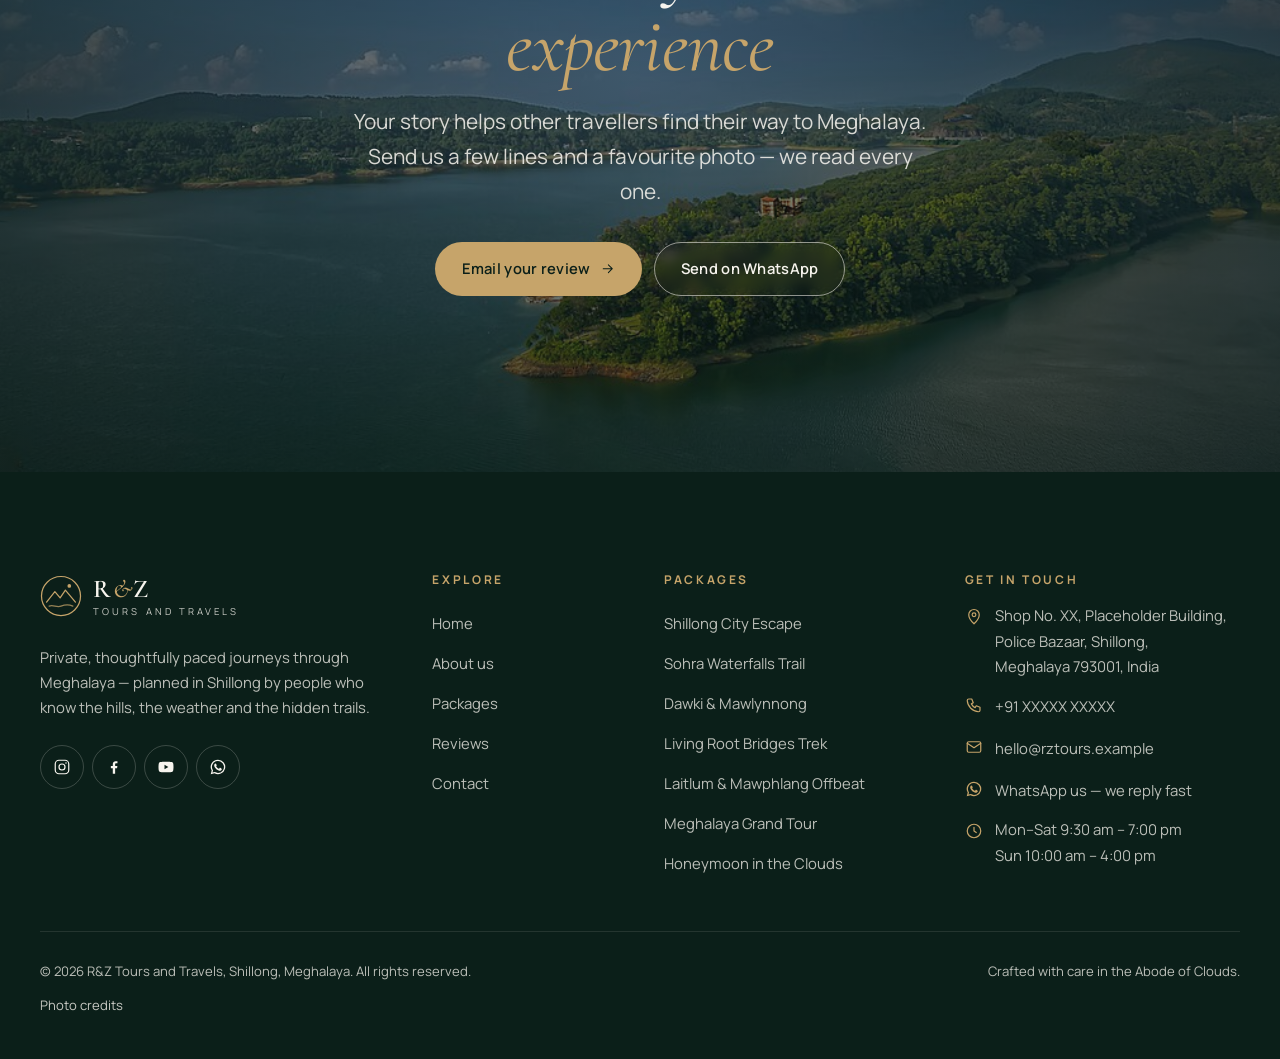
<file: reviews.html>
<!DOCTYPE html>
<html lang="en-IN">
<head>
<meta charset="utf-8">
<meta name="viewport" content="width=device-width, initial-scale=1">
<title>Traveller Reviews | R&amp;Z Tours and Travels</title>
<meta name="description" content="Read reviews from travellers who explored Meghalaya with R&amp;Z Tours and Travels — root bridge treks, honeymoons, Sohra waterfalls, Dawki and more.">
<meta name="theme-color" content="#0f2a22">
<meta name="robots" content="index, follow">
<!-- Open Graph / social sharing (replace the example domain with your live domain) -->
<meta property="og:type" content="website">
<meta property="og:site_name" content="R&amp;Z Tours and Travels">
<meta property="og:title" content="Traveller Reviews | R&amp;Z Tours and Travels">
<meta property="og:description" content="Read reviews from travellers who explored Meghalaya with R&amp;Z Tours and Travels — root bridge treks, honeymoons, Sohra waterfalls, Dawki and more.">
<meta property="og:url" content="https://www.rztours.example/reviews.html">
<meta property="og:image" content="https://www.rztours.example/assets/images/shillong-pine-sunset-hero.jpg">
<meta property="og:locale" content="en_IN">
<meta name="twitter:card" content="summary_large_image">
<link rel="icon" type="image/svg+xml" href="data:image/svg+xml,%3Csvg%20xmlns%3D'http%3A%2F%2Fwww.w3.org%2F2000%2Fsvg'%20viewBox%3D'0%200%2048%2048'%3E%3Crect%20width%3D'48'%20height%3D'48'%20rx%3D'12'%20fill%3D'%230f2a22'%2F%3E%3Cpath%20d%3D'M8%2032l9.5-12%206%207.2%206-9L41%2032'%20fill%3D'none'%20stroke%3D'%23c6a46a'%20stroke-width%3D'3'%20stroke-linecap%3D'round'%20stroke-linejoin%3D'round'%2F%3E%3Ccircle%20cx%3D'33.5'%20cy%3D'13'%20r%3D'2.6'%20fill%3D'%23c6a46a'%2F%3E%3C%2Fsvg%3E">
<link rel="preconnect" href="https://fonts.googleapis.com">
<link rel="preconnect" href="https://fonts.gstatic.com" crossorigin>
<link rel="stylesheet" href="https://fonts.googleapis.com/css2?family=Cormorant+Garamond:ital,wght@0,400;0,500;0,600;1,400;1,500&amp;family=Manrope:wght@400;500;600;700&amp;display=swap">
<link rel="stylesheet" href="assets/css/style.css">
<script>
  /* Runs before paint: flags JS, decides between first-visit preloader and the page-transition curtain.
     Failsafe: if main.js never loads, the page is revealed after 4s. */
  (function (h) {
    h.className += ' js';
    var first = false;
    try { first = !sessionStorage.getItem('rz-visited'); sessionStorage.setItem('rz-visited', '1'); } catch (e) {}
    var reduce = window.matchMedia && window.matchMedia('(prefers-reduced-motion: reduce)').matches;
    h.className += (first && !reduce) ? ' show-preloader' : ' pt-cover';
    setTimeout(function () { if (!window.RZ) { h.className = h.className.replace(/\b(js|pt-cover|show-preloader)\b/g, ''); } }, 4000);
  })(document.documentElement);
</script>
</head><body>
<a class="skip-link" href="#main">Skip to main content</a>

<!-- Preloader (first visit only) -->
<div class="preloader" aria-hidden="true">
  <div class="preloader__inner">
    <svg class="preloader__mark" viewBox="0 0 48 48" fill="none" stroke="currentColor" stroke-width="1.4" stroke-linecap="round" stroke-linejoin="round" aria-hidden="true"><circle cx="24" cy="24" r="22.3"/><path d="M7.5 31l9.5-12 6 7.2 6-9 11.5 13.8"/><path d="M10.5 35.6c4.4-2 8.6 1.9 13.5 0s9.2-2 13.5 0" opacity=".75"/><circle cx="33.5" cy="12.5" r="2.1" fill="currentColor" stroke="none"/></svg>
    <div class="preloader__word"><span>R&amp;Z</span></div>
    <div class="preloader__line"></div>
    <p class="preloader__sub">Tours and Travels · Shillong</p>
  </div>
</div>

<!-- Page transition curtain -->
<div class="page-transition" aria-hidden="true"><div class="page-transition__panel"><svg class="page-transition__mark" viewBox="0 0 48 48" fill="none" stroke="currentColor" stroke-width="1.4" stroke-linecap="round" stroke-linejoin="round" aria-hidden="true"><circle cx="24" cy="24" r="22.3"/><path d="M7.5 31l9.5-12 6 7.2 6-9 11.5 13.8"/><path d="M10.5 35.6c4.4-2 8.6 1.9 13.5 0s9.2-2 13.5 0" opacity=".75"/><circle cx="33.5" cy="12.5" r="2.1" fill="currentColor" stroke="none"/></svg></div></div>

<!-- ============ HEADER (identical on every page) ============ -->
<header class="site-header">
  <div class="container header__inner">
    <a class="logo" href="index.html" aria-label="R&amp;Z Tours and Travels — home">
      <svg class="logo__mark" viewBox="0 0 48 48" fill="none" stroke="currentColor" stroke-width="1.4" stroke-linecap="round" stroke-linejoin="round" aria-hidden="true"><circle cx="24" cy="24" r="22.3"/><path d="M7.5 31l9.5-12 6 7.2 6-9 11.5 13.8"/><path d="M10.5 35.6c4.4-2 8.6 1.9 13.5 0s9.2-2 13.5 0" opacity=".75"/><circle cx="33.5" cy="12.5" r="2.1" fill="currentColor" stroke="none"/></svg>
      <span class="logo__text"><span class="logo__name">R<i>&amp;</i>Z</span><span class="logo__sub">Tours and Travels</span></span>
    </a>
    <nav class="nav" aria-label="Primary">
      <ul class="nav__list">
          <li><a class="nav__link" href="index.html">Home</a></li>
          <li><a class="nav__link" href="about.html">About</a></li>
          <li><a class="nav__link" href="packages.html">Packages</a></li>
          <li><a class="nav__link" href="reviews.html" aria-current="page">Reviews</a></li>
          <li><a class="nav__link" href="contact.html">Contact</a></li>
      </ul>
    </nav>
    <a class="btn btn--gold btn--sm header__cta" href="contact.html">Plan My Trip <svg viewBox="0 0 24 24" fill="none" stroke="currentColor" stroke-width="1.6" stroke-linecap="round" stroke-linejoin="round" aria-hidden="true"><path d="M5 12h14M13 6l6 6-6 6"/></svg></a>
    <button class="menu-toggle" type="button" aria-expanded="false" aria-controls="mobile-menu" aria-label="Open menu">
      <span class="menu-toggle__box" aria-hidden="true"><span class="menu-toggle__line"></span><span class="menu-toggle__line"></span><span class="menu-toggle__line"></span></span>
    </button>
  </div>
</header>

<div class="mobile-menu" id="mobile-menu">
  <nav aria-label="Mobile">
    <ul class="mobile-menu__list">
        <li class="mobile-menu__item"><a class="mobile-menu__link" href="index.html"><small>01</small>Home</a></li>
        <li class="mobile-menu__item"><a class="mobile-menu__link" href="about.html"><small>02</small>About</a></li>
        <li class="mobile-menu__item"><a class="mobile-menu__link" href="packages.html"><small>03</small>Packages</a></li>
        <li class="mobile-menu__item"><a class="mobile-menu__link" href="reviews.html" aria-current="page"><small>04</small>Reviews</a></li>
        <li class="mobile-menu__item"><a class="mobile-menu__link" href="contact.html"><small>05</small>Contact</a></li>
    </ul>
  </nav>
  <div class="mobile-menu__foot">
    <a href="tel:+91XXXXXXXXXX">+91&nbsp;XXXXX&nbsp;XXXXX</a>
    <a href="mailto:hello@rztours.example">hello@rztours.example</a>
    <a href="https://wa.me/91XXXXXXXXXX" target="_blank" rel="noopener">Chat on WhatsApp</a>
  </div>
</div>
<!-- ============ /HEADER ============ -->

<main id="main">
  <section class="page-hero page-hero--overlap">
    <div class="page-hero__media" data-parallax="0.25"><img src="assets/images/shillong-pine-sunset-hero.jpg" srcset="assets/images/shillong-pine-sunset.jpg 1280w, assets/images/shillong-pine-sunset-hero.jpg 1920w" sizes="100vw" width="1920" height="1080" alt="The sun setting behind pine trees on the hills around Shillong" fetchpriority="high" decoding="async"></div>
    <div class="page-hero__overlay"></div>
    <div class="container page-hero__content">
      <nav aria-label="Breadcrumb" class="hero-fade hero-fade--1"><ol class="breadcrumb"><li><a href="index.html">Home</a></li><li><span aria-current="page">Reviews</span></li></ol></nav>
      <p class="eyebrow hero-fade hero-fade--1">Traveller reviews</p>
      <h1 class="page-hero__title" data-split>Stories from <em>the hills</em></h1>
      <p class="page-hero__lead hero-fade hero-fade--3">Honeymooners, families, trekkers and solo travellers on what it’s like to explore Meghalaya with R&amp;Z.</p>
      
    </div>
  </section>

  <!-- PLACEHOLDER REVIEWS — replace with real customer reviews before going live. -->
  <section class="section" style="padding-top:0" aria-labelledby="reviews-title">
    <div class="container">
      <div class="rating-summary" data-reveal>
        <div class="rating-score">
          <div class="rating-score__num">4.8</div>
          <span class="stars" role="img" aria-label="4.8 out of 5 stars"><svg viewBox="0 0 24 24" fill="currentColor" aria-hidden="true"><path d="M12 2.8l2.8 5.9 6.4.8-4.7 4.4 1.2 6.4L12 17.2l-5.7 3.1 1.2-6.4L2.8 9.5l6.4-.8z"/></svg><svg viewBox="0 0 24 24" fill="currentColor" aria-hidden="true"><path d="M12 2.8l2.8 5.9 6.4.8-4.7 4.4 1.2 6.4L12 17.2l-5.7 3.1 1.2-6.4L2.8 9.5l6.4-.8z"/></svg><svg viewBox="0 0 24 24" fill="currentColor" aria-hidden="true"><path d="M12 2.8l2.8 5.9 6.4.8-4.7 4.4 1.2 6.4L12 17.2l-5.7 3.1 1.2-6.4L2.8 9.5l6.4-.8z"/></svg><svg viewBox="0 0 24 24" fill="currentColor" aria-hidden="true"><path d="M12 2.8l2.8 5.9 6.4.8-4.7 4.4 1.2 6.4L12 17.2l-5.7 3.1 1.2-6.4L2.8 9.5l6.4-.8z"/></svg><svg viewBox="0 0 24 24" fill="currentColor" aria-hidden="true"><path d="M12 2.8l2.8 5.9 6.4.8-4.7 4.4 1.2 6.4L12 17.2l-5.7 3.1 1.2-6.4L2.8 9.5l6.4-.8z"/></svg><span class="stars__fill" style="width:96%"><svg viewBox="0 0 24 24" fill="currentColor" aria-hidden="true"><path d="M12 2.8l2.8 5.9 6.4.8-4.7 4.4 1.2 6.4L12 17.2l-5.7 3.1 1.2-6.4L2.8 9.5l6.4-.8z"/></svg><svg viewBox="0 0 24 24" fill="currentColor" aria-hidden="true"><path d="M12 2.8l2.8 5.9 6.4.8-4.7 4.4 1.2 6.4L12 17.2l-5.7 3.1 1.2-6.4L2.8 9.5l6.4-.8z"/></svg><svg viewBox="0 0 24 24" fill="currentColor" aria-hidden="true"><path d="M12 2.8l2.8 5.9 6.4.8-4.7 4.4 1.2 6.4L12 17.2l-5.7 3.1 1.2-6.4L2.8 9.5l6.4-.8z"/></svg><svg viewBox="0 0 24 24" fill="currentColor" aria-hidden="true"><path d="M12 2.8l2.8 5.9 6.4.8-4.7 4.4 1.2 6.4L12 17.2l-5.7 3.1 1.2-6.4L2.8 9.5l6.4-.8z"/></svg><svg viewBox="0 0 24 24" fill="currentColor" aria-hidden="true"><path d="M12 2.8l2.8 5.9 6.4.8-4.7 4.4 1.2 6.4L12 17.2l-5.7 3.1 1.2-6.4L2.8 9.5l6.4-.8z"/></svg></span></span>
          <p class="rating-score__label">Average rating from 12 reviews</p>
        </div>
        <div class="rating-bars" role="group" aria-label="Rating breakdown">
          <div class="rating-bar"><span>5 ★</span><span class="rating-bar__track"><span class="rating-bar__fill" style="--w:0.833"></span></span><span>10</span></div>
          <div class="rating-bar"><span>4 ★</span><span class="rating-bar__track"><span class="rating-bar__fill" style="--w:0.167"></span></span><span>2</span></div>
          <div class="rating-bar"><span>3 ★</span><span class="rating-bar__track"><span class="rating-bar__fill" style="--w:0.000"></span></span><span>0</span></div>
          <div class="rating-bar"><span>2 ★</span><span class="rating-bar__track"><span class="rating-bar__fill" style="--w:0.000"></span></span><span>0</span></div>
          <div class="rating-bar"><span>1 ★</span><span class="rating-bar__track"><span class="rating-bar__fill" style="--w:0.000"></span></span><span>0</span></div>
        </div>
        <div class="rating-tags" role="group" aria-label="What travellers mention most">
          <span>Local knowledge</span><span>Safe drivers</span><span>Great stays</span><span>Flexible plans</span><span>Fast replies</span>
        </div>
      </div>

      <div class="section-head" style="margin-top:clamp(4rem,8vw,6rem)" data-reveal>
        <p class="eyebrow">In their words</p>
        <h2 id="reviews-title">What our travellers <em class="accent">say</em></h2>
      </div>
      <div class="reviews-grid" data-stagger="0.07">
        <article class="review-card">
          <div class="review-card__head"><span class="stars" role="img" aria-label="5 out of 5 stars"><svg viewBox="0 0 24 24" fill="currentColor" aria-hidden="true"><path d="M12 2.8l2.8 5.9 6.4.8-4.7 4.4 1.2 6.4L12 17.2l-5.7 3.1 1.2-6.4L2.8 9.5l6.4-.8z"/></svg><svg viewBox="0 0 24 24" fill="currentColor" aria-hidden="true"><path d="M12 2.8l2.8 5.9 6.4.8-4.7 4.4 1.2 6.4L12 17.2l-5.7 3.1 1.2-6.4L2.8 9.5l6.4-.8z"/></svg><svg viewBox="0 0 24 24" fill="currentColor" aria-hidden="true"><path d="M12 2.8l2.8 5.9 6.4.8-4.7 4.4 1.2 6.4L12 17.2l-5.7 3.1 1.2-6.4L2.8 9.5l6.4-.8z"/></svg><svg viewBox="0 0 24 24" fill="currentColor" aria-hidden="true"><path d="M12 2.8l2.8 5.9 6.4.8-4.7 4.4 1.2 6.4L12 17.2l-5.7 3.1 1.2-6.4L2.8 9.5l6.4-.8z"/></svg><svg viewBox="0 0 24 24" fill="currentColor" aria-hidden="true"><path d="M12 2.8l2.8 5.9 6.4.8-4.7 4.4 1.2 6.4L12 17.2l-5.7 3.1 1.2-6.4L2.8 9.5l6.4-.8z"/></svg><span class="stars__fill" style="width:100%"><svg viewBox="0 0 24 24" fill="currentColor" aria-hidden="true"><path d="M12 2.8l2.8 5.9 6.4.8-4.7 4.4 1.2 6.4L12 17.2l-5.7 3.1 1.2-6.4L2.8 9.5l6.4-.8z"/></svg><svg viewBox="0 0 24 24" fill="currentColor" aria-hidden="true"><path d="M12 2.8l2.8 5.9 6.4.8-4.7 4.4 1.2 6.4L12 17.2l-5.7 3.1 1.2-6.4L2.8 9.5l6.4-.8z"/></svg><svg viewBox="0 0 24 24" fill="currentColor" aria-hidden="true"><path d="M12 2.8l2.8 5.9 6.4.8-4.7 4.4 1.2 6.4L12 17.2l-5.7 3.1 1.2-6.4L2.8 9.5l6.4-.8z"/></svg><svg viewBox="0 0 24 24" fill="currentColor" aria-hidden="true"><path d="M12 2.8l2.8 5.9 6.4.8-4.7 4.4 1.2 6.4L12 17.2l-5.7 3.1 1.2-6.4L2.8 9.5l6.4-.8z"/></svg><svg viewBox="0 0 24 24" fill="currentColor" aria-hidden="true"><path d="M12 2.8l2.8 5.9 6.4.8-4.7 4.4 1.2 6.4L12 17.2l-5.7 3.1 1.2-6.4L2.8 9.5l6.4-.8z"/></svg></span></span><time class="review-card__date">March 2026</time></div>
          <span class="review-card__pkg"><a href="packages/meghalaya-grand-tour.html">Meghalaya Grand Tour</a></span>
          <h3 class="review-card__title">Seven days that felt like a month</h3>
          <p class="review-card__text">“Every day had one moment that stopped us in our tracks — the clouds pouring over Laitlum, the turquoise pool at Nohkalikai, the Double Decker bridge at dawn. Our driver, Bah Kyrshan, knew exactly when to leave early to beat the crowds. Flawless planning.”</p>
          <div class="review-card__author"><span class="review-card__avatar" aria-hidden="true">AS</span><span><span class="review-card__name">Ananya Sharma</span><span class="review-card__meta">Bengaluru</span></span></div>
        </article>
        <article class="review-card">
          <div class="review-card__head"><span class="stars" role="img" aria-label="5 out of 5 stars"><svg viewBox="0 0 24 24" fill="currentColor" aria-hidden="true"><path d="M12 2.8l2.8 5.9 6.4.8-4.7 4.4 1.2 6.4L12 17.2l-5.7 3.1 1.2-6.4L2.8 9.5l6.4-.8z"/></svg><svg viewBox="0 0 24 24" fill="currentColor" aria-hidden="true"><path d="M12 2.8l2.8 5.9 6.4.8-4.7 4.4 1.2 6.4L12 17.2l-5.7 3.1 1.2-6.4L2.8 9.5l6.4-.8z"/></svg><svg viewBox="0 0 24 24" fill="currentColor" aria-hidden="true"><path d="M12 2.8l2.8 5.9 6.4.8-4.7 4.4 1.2 6.4L12 17.2l-5.7 3.1 1.2-6.4L2.8 9.5l6.4-.8z"/></svg><svg viewBox="0 0 24 24" fill="currentColor" aria-hidden="true"><path d="M12 2.8l2.8 5.9 6.4.8-4.7 4.4 1.2 6.4L12 17.2l-5.7 3.1 1.2-6.4L2.8 9.5l6.4-.8z"/></svg><svg viewBox="0 0 24 24" fill="currentColor" aria-hidden="true"><path d="M12 2.8l2.8 5.9 6.4.8-4.7 4.4 1.2 6.4L12 17.2l-5.7 3.1 1.2-6.4L2.8 9.5l6.4-.8z"/></svg><span class="stars__fill" style="width:100%"><svg viewBox="0 0 24 24" fill="currentColor" aria-hidden="true"><path d="M12 2.8l2.8 5.9 6.4.8-4.7 4.4 1.2 6.4L12 17.2l-5.7 3.1 1.2-6.4L2.8 9.5l6.4-.8z"/></svg><svg viewBox="0 0 24 24" fill="currentColor" aria-hidden="true"><path d="M12 2.8l2.8 5.9 6.4.8-4.7 4.4 1.2 6.4L12 17.2l-5.7 3.1 1.2-6.4L2.8 9.5l6.4-.8z"/></svg><svg viewBox="0 0 24 24" fill="currentColor" aria-hidden="true"><path d="M12 2.8l2.8 5.9 6.4.8-4.7 4.4 1.2 6.4L12 17.2l-5.7 3.1 1.2-6.4L2.8 9.5l6.4-.8z"/></svg><svg viewBox="0 0 24 24" fill="currentColor" aria-hidden="true"><path d="M12 2.8l2.8 5.9 6.4.8-4.7 4.4 1.2 6.4L12 17.2l-5.7 3.1 1.2-6.4L2.8 9.5l6.4-.8z"/></svg><svg viewBox="0 0 24 24" fill="currentColor" aria-hidden="true"><path d="M12 2.8l2.8 5.9 6.4.8-4.7 4.4 1.2 6.4L12 17.2l-5.7 3.1 1.2-6.4L2.8 9.5l6.4-.8z"/></svg></span></span><time class="review-card__date">February 2026</time></div>
          <span class="review-card__pkg"><a href="packages/honeymoon-in-the-clouds.html">Honeymoon in the Clouds</a></span>
          <h3 class="review-card__title">The most romantic week of our lives</h3>
          <p class="review-card__text">“The lakeside stay at Umiam was magical and the candlelight dinner in Shillong was such a thoughtful touch. The cliff-side room in Sohra had clouds literally drifting past our window. R&amp;Z handled everything quietly in the background.”</p>
          <div class="review-card__author"><span class="review-card__avatar" aria-hidden="true">RP</span><span><span class="review-card__name">Rohan &amp; Priya Mehta</span><span class="review-card__meta">Mumbai</span></span></div>
        </article>
        <article class="review-card">
          <div class="review-card__head"><span class="stars" role="img" aria-label="5 out of 5 stars"><svg viewBox="0 0 24 24" fill="currentColor" aria-hidden="true"><path d="M12 2.8l2.8 5.9 6.4.8-4.7 4.4 1.2 6.4L12 17.2l-5.7 3.1 1.2-6.4L2.8 9.5l6.4-.8z"/></svg><svg viewBox="0 0 24 24" fill="currentColor" aria-hidden="true"><path d="M12 2.8l2.8 5.9 6.4.8-4.7 4.4 1.2 6.4L12 17.2l-5.7 3.1 1.2-6.4L2.8 9.5l6.4-.8z"/></svg><svg viewBox="0 0 24 24" fill="currentColor" aria-hidden="true"><path d="M12 2.8l2.8 5.9 6.4.8-4.7 4.4 1.2 6.4L12 17.2l-5.7 3.1 1.2-6.4L2.8 9.5l6.4-.8z"/></svg><svg viewBox="0 0 24 24" fill="currentColor" aria-hidden="true"><path d="M12 2.8l2.8 5.9 6.4.8-4.7 4.4 1.2 6.4L12 17.2l-5.7 3.1 1.2-6.4L2.8 9.5l6.4-.8z"/></svg><svg viewBox="0 0 24 24" fill="currentColor" aria-hidden="true"><path d="M12 2.8l2.8 5.9 6.4.8-4.7 4.4 1.2 6.4L12 17.2l-5.7 3.1 1.2-6.4L2.8 9.5l6.4-.8z"/></svg><span class="stars__fill" style="width:100%"><svg viewBox="0 0 24 24" fill="currentColor" aria-hidden="true"><path d="M12 2.8l2.8 5.9 6.4.8-4.7 4.4 1.2 6.4L12 17.2l-5.7 3.1 1.2-6.4L2.8 9.5l6.4-.8z"/></svg><svg viewBox="0 0 24 24" fill="currentColor" aria-hidden="true"><path d="M12 2.8l2.8 5.9 6.4.8-4.7 4.4 1.2 6.4L12 17.2l-5.7 3.1 1.2-6.4L2.8 9.5l6.4-.8z"/></svg><svg viewBox="0 0 24 24" fill="currentColor" aria-hidden="true"><path d="M12 2.8l2.8 5.9 6.4.8-4.7 4.4 1.2 6.4L12 17.2l-5.7 3.1 1.2-6.4L2.8 9.5l6.4-.8z"/></svg><svg viewBox="0 0 24 24" fill="currentColor" aria-hidden="true"><path d="M12 2.8l2.8 5.9 6.4.8-4.7 4.4 1.2 6.4L12 17.2l-5.7 3.1 1.2-6.4L2.8 9.5l6.4-.8z"/></svg><svg viewBox="0 0 24 24" fill="currentColor" aria-hidden="true"><path d="M12 2.8l2.8 5.9 6.4.8-4.7 4.4 1.2 6.4L12 17.2l-5.7 3.1 1.2-6.4L2.8 9.5l6.4-.8z"/></svg></span></span><time class="review-card__date">November 2025</time></div>
          <span class="review-card__pkg"><a href="packages/living-root-bridges-trek.html">Living Root Bridges Trek</a></span>
          <h3 class="review-card__title">Worth every one of those 3,500 steps</h3>
          <p class="review-card__text">“Staying overnight in Nongriat was the best decision. We had the Double Decker bridge almost to ourselves in the morning and swam under Rainbow Falls. Our guide was patient, funny and knew every plant on the trail.”</p>
          <div class="review-card__author"><span class="review-card__avatar" aria-hidden="true">DT</span><span><span class="review-card__name">David Thompson</span><span class="review-card__meta">Manchester, UK</span></span></div>
        </article>
        <article class="review-card">
          <div class="review-card__head"><span class="stars" role="img" aria-label="4 out of 5 stars"><svg viewBox="0 0 24 24" fill="currentColor" aria-hidden="true"><path d="M12 2.8l2.8 5.9 6.4.8-4.7 4.4 1.2 6.4L12 17.2l-5.7 3.1 1.2-6.4L2.8 9.5l6.4-.8z"/></svg><svg viewBox="0 0 24 24" fill="currentColor" aria-hidden="true"><path d="M12 2.8l2.8 5.9 6.4.8-4.7 4.4 1.2 6.4L12 17.2l-5.7 3.1 1.2-6.4L2.8 9.5l6.4-.8z"/></svg><svg viewBox="0 0 24 24" fill="currentColor" aria-hidden="true"><path d="M12 2.8l2.8 5.9 6.4.8-4.7 4.4 1.2 6.4L12 17.2l-5.7 3.1 1.2-6.4L2.8 9.5l6.4-.8z"/></svg><svg viewBox="0 0 24 24" fill="currentColor" aria-hidden="true"><path d="M12 2.8l2.8 5.9 6.4.8-4.7 4.4 1.2 6.4L12 17.2l-5.7 3.1 1.2-6.4L2.8 9.5l6.4-.8z"/></svg><svg viewBox="0 0 24 24" fill="currentColor" aria-hidden="true"><path d="M12 2.8l2.8 5.9 6.4.8-4.7 4.4 1.2 6.4L12 17.2l-5.7 3.1 1.2-6.4L2.8 9.5l6.4-.8z"/></svg><span class="stars__fill" style="width:80%"><svg viewBox="0 0 24 24" fill="currentColor" aria-hidden="true"><path d="M12 2.8l2.8 5.9 6.4.8-4.7 4.4 1.2 6.4L12 17.2l-5.7 3.1 1.2-6.4L2.8 9.5l6.4-.8z"/></svg><svg viewBox="0 0 24 24" fill="currentColor" aria-hidden="true"><path d="M12 2.8l2.8 5.9 6.4.8-4.7 4.4 1.2 6.4L12 17.2l-5.7 3.1 1.2-6.4L2.8 9.5l6.4-.8z"/></svg><svg viewBox="0 0 24 24" fill="currentColor" aria-hidden="true"><path d="M12 2.8l2.8 5.9 6.4.8-4.7 4.4 1.2 6.4L12 17.2l-5.7 3.1 1.2-6.4L2.8 9.5l6.4-.8z"/></svg><svg viewBox="0 0 24 24" fill="currentColor" aria-hidden="true"><path d="M12 2.8l2.8 5.9 6.4.8-4.7 4.4 1.2 6.4L12 17.2l-5.7 3.1 1.2-6.4L2.8 9.5l6.4-.8z"/></svg><svg viewBox="0 0 24 24" fill="currentColor" aria-hidden="true"><path d="M12 2.8l2.8 5.9 6.4.8-4.7 4.4 1.2 6.4L12 17.2l-5.7 3.1 1.2-6.4L2.8 9.5l6.4-.8z"/></svg></span></span><time class="review-card__date">January 2026</time></div>
          <span class="review-card__pkg"><a href="packages/dawki-mawlynnong.html">Dawki &amp; Mawlynnong</a></span>
          <h3 class="review-card__title">The river really is that clear</h3>
          <p class="review-card__text">“Dawki was everything the photos promised. The homestay family in Mawlynnong cooked an incredible dinner. Only small note — the drive is long, so start early as the team suggests. Would happily book again.”</p>
          <div class="review-card__author"><span class="review-card__avatar" aria-hidden="true">SI</span><span><span class="review-card__name">Sneha Iyer</span><span class="review-card__meta">Chennai</span></span></div>
        </article>
        <article class="review-card">
          <div class="review-card__head"><span class="stars" role="img" aria-label="5 out of 5 stars"><svg viewBox="0 0 24 24" fill="currentColor" aria-hidden="true"><path d="M12 2.8l2.8 5.9 6.4.8-4.7 4.4 1.2 6.4L12 17.2l-5.7 3.1 1.2-6.4L2.8 9.5l6.4-.8z"/></svg><svg viewBox="0 0 24 24" fill="currentColor" aria-hidden="true"><path d="M12 2.8l2.8 5.9 6.4.8-4.7 4.4 1.2 6.4L12 17.2l-5.7 3.1 1.2-6.4L2.8 9.5l6.4-.8z"/></svg><svg viewBox="0 0 24 24" fill="currentColor" aria-hidden="true"><path d="M12 2.8l2.8 5.9 6.4.8-4.7 4.4 1.2 6.4L12 17.2l-5.7 3.1 1.2-6.4L2.8 9.5l6.4-.8z"/></svg><svg viewBox="0 0 24 24" fill="currentColor" aria-hidden="true"><path d="M12 2.8l2.8 5.9 6.4.8-4.7 4.4 1.2 6.4L12 17.2l-5.7 3.1 1.2-6.4L2.8 9.5l6.4-.8z"/></svg><svg viewBox="0 0 24 24" fill="currentColor" aria-hidden="true"><path d="M12 2.8l2.8 5.9 6.4.8-4.7 4.4 1.2 6.4L12 17.2l-5.7 3.1 1.2-6.4L2.8 9.5l6.4-.8z"/></svg><span class="stars__fill" style="width:100%"><svg viewBox="0 0 24 24" fill="currentColor" aria-hidden="true"><path d="M12 2.8l2.8 5.9 6.4.8-4.7 4.4 1.2 6.4L12 17.2l-5.7 3.1 1.2-6.4L2.8 9.5l6.4-.8z"/></svg><svg viewBox="0 0 24 24" fill="currentColor" aria-hidden="true"><path d="M12 2.8l2.8 5.9 6.4.8-4.7 4.4 1.2 6.4L12 17.2l-5.7 3.1 1.2-6.4L2.8 9.5l6.4-.8z"/></svg><svg viewBox="0 0 24 24" fill="currentColor" aria-hidden="true"><path d="M12 2.8l2.8 5.9 6.4.8-4.7 4.4 1.2 6.4L12 17.2l-5.7 3.1 1.2-6.4L2.8 9.5l6.4-.8z"/></svg><svg viewBox="0 0 24 24" fill="currentColor" aria-hidden="true"><path d="M12 2.8l2.8 5.9 6.4.8-4.7 4.4 1.2 6.4L12 17.2l-5.7 3.1 1.2-6.4L2.8 9.5l6.4-.8z"/></svg><svg viewBox="0 0 24 24" fill="currentColor" aria-hidden="true"><path d="M12 2.8l2.8 5.9 6.4.8-4.7 4.4 1.2 6.4L12 17.2l-5.7 3.1 1.2-6.4L2.8 9.5l6.4-.8z"/></svg></span></span><time class="review-card__date">August 2025</time></div>
          <span class="review-card__pkg"><a href="packages/sohra-waterfalls-trail.html">Sohra Waterfalls Trail</a></span>
          <h3 class="review-card__title">Monsoon Sohra is unreal</h3>
          <p class="review-card__text">“We went at the peak of the rains and the waterfalls were thundering. The team packed ponchos and kept adjusting the plan around the weather so we caught Nohkalikai in a clear window. Great communication on WhatsApp throughout.”</p>
          <div class="review-card__author"><span class="review-card__avatar" aria-hidden="true">AD</span><span><span class="review-card__name">Arjun Das</span><span class="review-card__meta">Kolkata</span></span></div>
        </article>
        <article class="review-card">
          <div class="review-card__head"><span class="stars" role="img" aria-label="5 out of 5 stars"><svg viewBox="0 0 24 24" fill="currentColor" aria-hidden="true"><path d="M12 2.8l2.8 5.9 6.4.8-4.7 4.4 1.2 6.4L12 17.2l-5.7 3.1 1.2-6.4L2.8 9.5l6.4-.8z"/></svg><svg viewBox="0 0 24 24" fill="currentColor" aria-hidden="true"><path d="M12 2.8l2.8 5.9 6.4.8-4.7 4.4 1.2 6.4L12 17.2l-5.7 3.1 1.2-6.4L2.8 9.5l6.4-.8z"/></svg><svg viewBox="0 0 24 24" fill="currentColor" aria-hidden="true"><path d="M12 2.8l2.8 5.9 6.4.8-4.7 4.4 1.2 6.4L12 17.2l-5.7 3.1 1.2-6.4L2.8 9.5l6.4-.8z"/></svg><svg viewBox="0 0 24 24" fill="currentColor" aria-hidden="true"><path d="M12 2.8l2.8 5.9 6.4.8-4.7 4.4 1.2 6.4L12 17.2l-5.7 3.1 1.2-6.4L2.8 9.5l6.4-.8z"/></svg><svg viewBox="0 0 24 24" fill="currentColor" aria-hidden="true"><path d="M12 2.8l2.8 5.9 6.4.8-4.7 4.4 1.2 6.4L12 17.2l-5.7 3.1 1.2-6.4L2.8 9.5l6.4-.8z"/></svg><span class="stars__fill" style="width:100%"><svg viewBox="0 0 24 24" fill="currentColor" aria-hidden="true"><path d="M12 2.8l2.8 5.9 6.4.8-4.7 4.4 1.2 6.4L12 17.2l-5.7 3.1 1.2-6.4L2.8 9.5l6.4-.8z"/></svg><svg viewBox="0 0 24 24" fill="currentColor" aria-hidden="true"><path d="M12 2.8l2.8 5.9 6.4.8-4.7 4.4 1.2 6.4L12 17.2l-5.7 3.1 1.2-6.4L2.8 9.5l6.4-.8z"/></svg><svg viewBox="0 0 24 24" fill="currentColor" aria-hidden="true"><path d="M12 2.8l2.8 5.9 6.4.8-4.7 4.4 1.2 6.4L12 17.2l-5.7 3.1 1.2-6.4L2.8 9.5l6.4-.8z"/></svg><svg viewBox="0 0 24 24" fill="currentColor" aria-hidden="true"><path d="M12 2.8l2.8 5.9 6.4.8-4.7 4.4 1.2 6.4L12 17.2l-5.7 3.1 1.2-6.4L2.8 9.5l6.4-.8z"/></svg><svg viewBox="0 0 24 24" fill="currentColor" aria-hidden="true"><path d="M12 2.8l2.8 5.9 6.4.8-4.7 4.4 1.2 6.4L12 17.2l-5.7 3.1 1.2-6.4L2.8 9.5l6.4-.8z"/></svg></span></span><time class="review-card__date">December 2025</time></div>
          <span class="review-card__pkg"><a href="packages/shillong-city-escape.html">Shillong City Escape</a></span>
          <h3 class="review-card__title">Perfect with kids and grandparents</h3>
          <p class="review-card__text">“Gentle pace, comfortable hotel, and a driver who was wonderful with our children. Shillong at Christmas was beautiful. Elephant Falls and the Don Bosco Museum were the family favourites.”</p>
          <div class="review-card__author"><span class="review-card__avatar" aria-hidden="true">BF</span><span><span class="review-card__name">The Banerjee Family</span><span class="review-card__meta">Pune</span></span></div>
        </article>
        <article class="review-card">
          <div class="review-card__head"><span class="stars" role="img" aria-label="5 out of 5 stars"><svg viewBox="0 0 24 24" fill="currentColor" aria-hidden="true"><path d="M12 2.8l2.8 5.9 6.4.8-4.7 4.4 1.2 6.4L12 17.2l-5.7 3.1 1.2-6.4L2.8 9.5l6.4-.8z"/></svg><svg viewBox="0 0 24 24" fill="currentColor" aria-hidden="true"><path d="M12 2.8l2.8 5.9 6.4.8-4.7 4.4 1.2 6.4L12 17.2l-5.7 3.1 1.2-6.4L2.8 9.5l6.4-.8z"/></svg><svg viewBox="0 0 24 24" fill="currentColor" aria-hidden="true"><path d="M12 2.8l2.8 5.9 6.4.8-4.7 4.4 1.2 6.4L12 17.2l-5.7 3.1 1.2-6.4L2.8 9.5l6.4-.8z"/></svg><svg viewBox="0 0 24 24" fill="currentColor" aria-hidden="true"><path d="M12 2.8l2.8 5.9 6.4.8-4.7 4.4 1.2 6.4L12 17.2l-5.7 3.1 1.2-6.4L2.8 9.5l6.4-.8z"/></svg><svg viewBox="0 0 24 24" fill="currentColor" aria-hidden="true"><path d="M12 2.8l2.8 5.9 6.4.8-4.7 4.4 1.2 6.4L12 17.2l-5.7 3.1 1.2-6.4L2.8 9.5l6.4-.8z"/></svg><span class="stars__fill" style="width:100%"><svg viewBox="0 0 24 24" fill="currentColor" aria-hidden="true"><path d="M12 2.8l2.8 5.9 6.4.8-4.7 4.4 1.2 6.4L12 17.2l-5.7 3.1 1.2-6.4L2.8 9.5l6.4-.8z"/></svg><svg viewBox="0 0 24 24" fill="currentColor" aria-hidden="true"><path d="M12 2.8l2.8 5.9 6.4.8-4.7 4.4 1.2 6.4L12 17.2l-5.7 3.1 1.2-6.4L2.8 9.5l6.4-.8z"/></svg><svg viewBox="0 0 24 24" fill="currentColor" aria-hidden="true"><path d="M12 2.8l2.8 5.9 6.4.8-4.7 4.4 1.2 6.4L12 17.2l-5.7 3.1 1.2-6.4L2.8 9.5l6.4-.8z"/></svg><svg viewBox="0 0 24 24" fill="currentColor" aria-hidden="true"><path d="M12 2.8l2.8 5.9 6.4.8-4.7 4.4 1.2 6.4L12 17.2l-5.7 3.1 1.2-6.4L2.8 9.5l6.4-.8z"/></svg><svg viewBox="0 0 24 24" fill="currentColor" aria-hidden="true"><path d="M12 2.8l2.8 5.9 6.4.8-4.7 4.4 1.2 6.4L12 17.2l-5.7 3.1 1.2-6.4L2.8 9.5l6.4-.8z"/></svg></span></span><time class="review-card__date">October 2025</time></div>
          <span class="review-card__pkg"><a href="packages/laitlum-mawphlang-offbeat.html">Laitlum &amp; Mawphlang Offbeat</a></span>
          <h3 class="review-card__title">The Meghalaya I was hoping for</h3>
          <p class="review-card__text">“The walk through Mawphlang Sacred Forest with a Khasi guide was deeply moving, and sunset at Laitlum was the best light I have ever photographed. Krang Suri’s blue pool was a wonderful surprise.”</p>
          <div class="review-card__author"><span class="review-card__avatar" aria-hidden="true">MK</span><span><span class="review-card__name">Meera Krishnan</span><span class="review-card__meta">Hyderabad</span></span></div>
        </article>
        <article class="review-card">
          <div class="review-card__head"><span class="stars" role="img" aria-label="4 out of 5 stars"><svg viewBox="0 0 24 24" fill="currentColor" aria-hidden="true"><path d="M12 2.8l2.8 5.9 6.4.8-4.7 4.4 1.2 6.4L12 17.2l-5.7 3.1 1.2-6.4L2.8 9.5l6.4-.8z"/></svg><svg viewBox="0 0 24 24" fill="currentColor" aria-hidden="true"><path d="M12 2.8l2.8 5.9 6.4.8-4.7 4.4 1.2 6.4L12 17.2l-5.7 3.1 1.2-6.4L2.8 9.5l6.4-.8z"/></svg><svg viewBox="0 0 24 24" fill="currentColor" aria-hidden="true"><path d="M12 2.8l2.8 5.9 6.4.8-4.7 4.4 1.2 6.4L12 17.2l-5.7 3.1 1.2-6.4L2.8 9.5l6.4-.8z"/></svg><svg viewBox="0 0 24 24" fill="currentColor" aria-hidden="true"><path d="M12 2.8l2.8 5.9 6.4.8-4.7 4.4 1.2 6.4L12 17.2l-5.7 3.1 1.2-6.4L2.8 9.5l6.4-.8z"/></svg><svg viewBox="0 0 24 24" fill="currentColor" aria-hidden="true"><path d="M12 2.8l2.8 5.9 6.4.8-4.7 4.4 1.2 6.4L12 17.2l-5.7 3.1 1.2-6.4L2.8 9.5l6.4-.8z"/></svg><span class="stars__fill" style="width:80%"><svg viewBox="0 0 24 24" fill="currentColor" aria-hidden="true"><path d="M12 2.8l2.8 5.9 6.4.8-4.7 4.4 1.2 6.4L12 17.2l-5.7 3.1 1.2-6.4L2.8 9.5l6.4-.8z"/></svg><svg viewBox="0 0 24 24" fill="currentColor" aria-hidden="true"><path d="M12 2.8l2.8 5.9 6.4.8-4.7 4.4 1.2 6.4L12 17.2l-5.7 3.1 1.2-6.4L2.8 9.5l6.4-.8z"/></svg><svg viewBox="0 0 24 24" fill="currentColor" aria-hidden="true"><path d="M12 2.8l2.8 5.9 6.4.8-4.7 4.4 1.2 6.4L12 17.2l-5.7 3.1 1.2-6.4L2.8 9.5l6.4-.8z"/></svg><svg viewBox="0 0 24 24" fill="currentColor" aria-hidden="true"><path d="M12 2.8l2.8 5.9 6.4.8-4.7 4.4 1.2 6.4L12 17.2l-5.7 3.1 1.2-6.4L2.8 9.5l6.4-.8z"/></svg><svg viewBox="0 0 24 24" fill="currentColor" aria-hidden="true"><path d="M12 2.8l2.8 5.9 6.4.8-4.7 4.4 1.2 6.4L12 17.2l-5.7 3.1 1.2-6.4L2.8 9.5l6.4-.8z"/></svg></span></span><time class="review-card__date">April 2026</time></div>
          <span class="review-card__pkg"><a href="packages/living-root-bridges-trek.html">Living Root Bridges Trek</a></span>
          <h3 class="review-card__title">Tough but brilliant</h3>
          <p class="review-card__text">“The climb back up from Nongriat is no joke — take the fitness advice seriously! That said, the guide was excellent and the homestay was simple but spotless. An experience I will never forget.”</p>
          <div class="review-card__author"><span class="review-card__avatar" aria-hidden="true">KM</span><span><span class="review-card__name">Karan Malhotra</span><span class="review-card__meta">New Delhi</span></span></div>
        </article>
        <article class="review-card">
          <div class="review-card__head"><span class="stars" role="img" aria-label="5 out of 5 stars"><svg viewBox="0 0 24 24" fill="currentColor" aria-hidden="true"><path d="M12 2.8l2.8 5.9 6.4.8-4.7 4.4 1.2 6.4L12 17.2l-5.7 3.1 1.2-6.4L2.8 9.5l6.4-.8z"/></svg><svg viewBox="0 0 24 24" fill="currentColor" aria-hidden="true"><path d="M12 2.8l2.8 5.9 6.4.8-4.7 4.4 1.2 6.4L12 17.2l-5.7 3.1 1.2-6.4L2.8 9.5l6.4-.8z"/></svg><svg viewBox="0 0 24 24" fill="currentColor" aria-hidden="true"><path d="M12 2.8l2.8 5.9 6.4.8-4.7 4.4 1.2 6.4L12 17.2l-5.7 3.1 1.2-6.4L2.8 9.5l6.4-.8z"/></svg><svg viewBox="0 0 24 24" fill="currentColor" aria-hidden="true"><path d="M12 2.8l2.8 5.9 6.4.8-4.7 4.4 1.2 6.4L12 17.2l-5.7 3.1 1.2-6.4L2.8 9.5l6.4-.8z"/></svg><svg viewBox="0 0 24 24" fill="currentColor" aria-hidden="true"><path d="M12 2.8l2.8 5.9 6.4.8-4.7 4.4 1.2 6.4L12 17.2l-5.7 3.1 1.2-6.4L2.8 9.5l6.4-.8z"/></svg><span class="stars__fill" style="width:100%"><svg viewBox="0 0 24 24" fill="currentColor" aria-hidden="true"><path d="M12 2.8l2.8 5.9 6.4.8-4.7 4.4 1.2 6.4L12 17.2l-5.7 3.1 1.2-6.4L2.8 9.5l6.4-.8z"/></svg><svg viewBox="0 0 24 24" fill="currentColor" aria-hidden="true"><path d="M12 2.8l2.8 5.9 6.4.8-4.7 4.4 1.2 6.4L12 17.2l-5.7 3.1 1.2-6.4L2.8 9.5l6.4-.8z"/></svg><svg viewBox="0 0 24 24" fill="currentColor" aria-hidden="true"><path d="M12 2.8l2.8 5.9 6.4.8-4.7 4.4 1.2 6.4L12 17.2l-5.7 3.1 1.2-6.4L2.8 9.5l6.4-.8z"/></svg><svg viewBox="0 0 24 24" fill="currentColor" aria-hidden="true"><path d="M12 2.8l2.8 5.9 6.4.8-4.7 4.4 1.2 6.4L12 17.2l-5.7 3.1 1.2-6.4L2.8 9.5l6.4-.8z"/></svg><svg viewBox="0 0 24 24" fill="currentColor" aria-hidden="true"><path d="M12 2.8l2.8 5.9 6.4.8-4.7 4.4 1.2 6.4L12 17.2l-5.7 3.1 1.2-6.4L2.8 9.5l6.4-.8z"/></svg></span></span><time class="review-card__date">May 2026</time></div>
          <span class="review-card__pkg"><a href="packages/meghalaya-grand-tour.html">Meghalaya Grand Tour</a></span>
          <h3 class="review-card__title">Thoughtful, personal and calm</h3>
          <p class="review-card__text">“As a solo woman traveller I felt completely safe and looked after. The itinerary flowed naturally and never felt rushed, and the team checked in every evening. Mawlynnong and Dawki were my highlights.”</p>
          <div class="review-card__author"><span class="review-card__avatar" aria-hidden="true">FS</span><span><span class="review-card__name">Fatima Sheikh</span><span class="review-card__meta">Ahmedabad</span></span></div>
        </article>
        <article class="review-card">
          <div class="review-card__head"><span class="stars" role="img" aria-label="5 out of 5 stars"><svg viewBox="0 0 24 24" fill="currentColor" aria-hidden="true"><path d="M12 2.8l2.8 5.9 6.4.8-4.7 4.4 1.2 6.4L12 17.2l-5.7 3.1 1.2-6.4L2.8 9.5l6.4-.8z"/></svg><svg viewBox="0 0 24 24" fill="currentColor" aria-hidden="true"><path d="M12 2.8l2.8 5.9 6.4.8-4.7 4.4 1.2 6.4L12 17.2l-5.7 3.1 1.2-6.4L2.8 9.5l6.4-.8z"/></svg><svg viewBox="0 0 24 24" fill="currentColor" aria-hidden="true"><path d="M12 2.8l2.8 5.9 6.4.8-4.7 4.4 1.2 6.4L12 17.2l-5.7 3.1 1.2-6.4L2.8 9.5l6.4-.8z"/></svg><svg viewBox="0 0 24 24" fill="currentColor" aria-hidden="true"><path d="M12 2.8l2.8 5.9 6.4.8-4.7 4.4 1.2 6.4L12 17.2l-5.7 3.1 1.2-6.4L2.8 9.5l6.4-.8z"/></svg><svg viewBox="0 0 24 24" fill="currentColor" aria-hidden="true"><path d="M12 2.8l2.8 5.9 6.4.8-4.7 4.4 1.2 6.4L12 17.2l-5.7 3.1 1.2-6.4L2.8 9.5l6.4-.8z"/></svg><span class="stars__fill" style="width:100%"><svg viewBox="0 0 24 24" fill="currentColor" aria-hidden="true"><path d="M12 2.8l2.8 5.9 6.4.8-4.7 4.4 1.2 6.4L12 17.2l-5.7 3.1 1.2-6.4L2.8 9.5l6.4-.8z"/></svg><svg viewBox="0 0 24 24" fill="currentColor" aria-hidden="true"><path d="M12 2.8l2.8 5.9 6.4.8-4.7 4.4 1.2 6.4L12 17.2l-5.7 3.1 1.2-6.4L2.8 9.5l6.4-.8z"/></svg><svg viewBox="0 0 24 24" fill="currentColor" aria-hidden="true"><path d="M12 2.8l2.8 5.9 6.4.8-4.7 4.4 1.2 6.4L12 17.2l-5.7 3.1 1.2-6.4L2.8 9.5l6.4-.8z"/></svg><svg viewBox="0 0 24 24" fill="currentColor" aria-hidden="true"><path d="M12 2.8l2.8 5.9 6.4.8-4.7 4.4 1.2 6.4L12 17.2l-5.7 3.1 1.2-6.4L2.8 9.5l6.4-.8z"/></svg><svg viewBox="0 0 24 24" fill="currentColor" aria-hidden="true"><path d="M12 2.8l2.8 5.9 6.4.8-4.7 4.4 1.2 6.4L12 17.2l-5.7 3.1 1.2-6.4L2.8 9.5l6.4-.8z"/></svg></span></span><time class="review-card__date">September 2025</time></div>
          <span class="review-card__pkg"><a href="packages/sohra-waterfalls-trail.html">Sohra Waterfalls Trail</a></span>
          <h3 class="review-card__title">Clouds, caves and kindness</h3>
          <p class="review-card__text">“Sohra in the mist felt like another planet. Mawsmai Cave was great fun, and the stories our driver told about Ka Likai and the Thlen brought the places to life. Excellent value too.”</p>
          <div class="review-card__author"><span class="review-card__avatar" aria-hidden="true">LF</span><span><span class="review-card__name">Lena Fischer</span><span class="review-card__meta">Munich, Germany</span></span></div>
        </article>
        <article class="review-card">
          <div class="review-card__head"><span class="stars" role="img" aria-label="5 out of 5 stars"><svg viewBox="0 0 24 24" fill="currentColor" aria-hidden="true"><path d="M12 2.8l2.8 5.9 6.4.8-4.7 4.4 1.2 6.4L12 17.2l-5.7 3.1 1.2-6.4L2.8 9.5l6.4-.8z"/></svg><svg viewBox="0 0 24 24" fill="currentColor" aria-hidden="true"><path d="M12 2.8l2.8 5.9 6.4.8-4.7 4.4 1.2 6.4L12 17.2l-5.7 3.1 1.2-6.4L2.8 9.5l6.4-.8z"/></svg><svg viewBox="0 0 24 24" fill="currentColor" aria-hidden="true"><path d="M12 2.8l2.8 5.9 6.4.8-4.7 4.4 1.2 6.4L12 17.2l-5.7 3.1 1.2-6.4L2.8 9.5l6.4-.8z"/></svg><svg viewBox="0 0 24 24" fill="currentColor" aria-hidden="true"><path d="M12 2.8l2.8 5.9 6.4.8-4.7 4.4 1.2 6.4L12 17.2l-5.7 3.1 1.2-6.4L2.8 9.5l6.4-.8z"/></svg><svg viewBox="0 0 24 24" fill="currentColor" aria-hidden="true"><path d="M12 2.8l2.8 5.9 6.4.8-4.7 4.4 1.2 6.4L12 17.2l-5.7 3.1 1.2-6.4L2.8 9.5l6.4-.8z"/></svg><span class="stars__fill" style="width:100%"><svg viewBox="0 0 24 24" fill="currentColor" aria-hidden="true"><path d="M12 2.8l2.8 5.9 6.4.8-4.7 4.4 1.2 6.4L12 17.2l-5.7 3.1 1.2-6.4L2.8 9.5l6.4-.8z"/></svg><svg viewBox="0 0 24 24" fill="currentColor" aria-hidden="true"><path d="M12 2.8l2.8 5.9 6.4.8-4.7 4.4 1.2 6.4L12 17.2l-5.7 3.1 1.2-6.4L2.8 9.5l6.4-.8z"/></svg><svg viewBox="0 0 24 24" fill="currentColor" aria-hidden="true"><path d="M12 2.8l2.8 5.9 6.4.8-4.7 4.4 1.2 6.4L12 17.2l-5.7 3.1 1.2-6.4L2.8 9.5l6.4-.8z"/></svg><svg viewBox="0 0 24 24" fill="currentColor" aria-hidden="true"><path d="M12 2.8l2.8 5.9 6.4.8-4.7 4.4 1.2 6.4L12 17.2l-5.7 3.1 1.2-6.4L2.8 9.5l6.4-.8z"/></svg><svg viewBox="0 0 24 24" fill="currentColor" aria-hidden="true"><path d="M12 2.8l2.8 5.9 6.4.8-4.7 4.4 1.2 6.4L12 17.2l-5.7 3.1 1.2-6.4L2.8 9.5l6.4-.8z"/></svg></span></span><time class="review-card__date">March 2026</time></div>
          <span class="review-card__pkg"><a href="packages/honeymoon-in-the-clouds.html">Honeymoon in the Clouds</a></span>
          <h3 class="review-card__title">Every little detail handled</h3>
          <p class="review-card__text">“Flowers and cake on arrival, a private boat at Dawki, and a driver who knew when to give us space. We have already recommended R&amp;Z to two other couples.”</p>
          <div class="review-card__author"><span class="review-card__avatar" aria-hidden="true">VN</span><span><span class="review-card__name">Vikram &amp; Nisha Rao</span><span class="review-card__meta">Bengaluru</span></span></div>
        </article>
        <article class="review-card">
          <div class="review-card__head"><span class="stars" role="img" aria-label="5 out of 5 stars"><svg viewBox="0 0 24 24" fill="currentColor" aria-hidden="true"><path d="M12 2.8l2.8 5.9 6.4.8-4.7 4.4 1.2 6.4L12 17.2l-5.7 3.1 1.2-6.4L2.8 9.5l6.4-.8z"/></svg><svg viewBox="0 0 24 24" fill="currentColor" aria-hidden="true"><path d="M12 2.8l2.8 5.9 6.4.8-4.7 4.4 1.2 6.4L12 17.2l-5.7 3.1 1.2-6.4L2.8 9.5l6.4-.8z"/></svg><svg viewBox="0 0 24 24" fill="currentColor" aria-hidden="true"><path d="M12 2.8l2.8 5.9 6.4.8-4.7 4.4 1.2 6.4L12 17.2l-5.7 3.1 1.2-6.4L2.8 9.5l6.4-.8z"/></svg><svg viewBox="0 0 24 24" fill="currentColor" aria-hidden="true"><path d="M12 2.8l2.8 5.9 6.4.8-4.7 4.4 1.2 6.4L12 17.2l-5.7 3.1 1.2-6.4L2.8 9.5l6.4-.8z"/></svg><svg viewBox="0 0 24 24" fill="currentColor" aria-hidden="true"><path d="M12 2.8l2.8 5.9 6.4.8-4.7 4.4 1.2 6.4L12 17.2l-5.7 3.1 1.2-6.4L2.8 9.5l6.4-.8z"/></svg><span class="stars__fill" style="width:100%"><svg viewBox="0 0 24 24" fill="currentColor" aria-hidden="true"><path d="M12 2.8l2.8 5.9 6.4.8-4.7 4.4 1.2 6.4L12 17.2l-5.7 3.1 1.2-6.4L2.8 9.5l6.4-.8z"/></svg><svg viewBox="0 0 24 24" fill="currentColor" aria-hidden="true"><path d="M12 2.8l2.8 5.9 6.4.8-4.7 4.4 1.2 6.4L12 17.2l-5.7 3.1 1.2-6.4L2.8 9.5l6.4-.8z"/></svg><svg viewBox="0 0 24 24" fill="currentColor" aria-hidden="true"><path d="M12 2.8l2.8 5.9 6.4.8-4.7 4.4 1.2 6.4L12 17.2l-5.7 3.1 1.2-6.4L2.8 9.5l6.4-.8z"/></svg><svg viewBox="0 0 24 24" fill="currentColor" aria-hidden="true"><path d="M12 2.8l2.8 5.9 6.4.8-4.7 4.4 1.2 6.4L12 17.2l-5.7 3.1 1.2-6.4L2.8 9.5l6.4-.8z"/></svg><svg viewBox="0 0 24 24" fill="currentColor" aria-hidden="true"><path d="M12 2.8l2.8 5.9 6.4.8-4.7 4.4 1.2 6.4L12 17.2l-5.7 3.1 1.2-6.4L2.8 9.5l6.4-.8z"/></svg></span></span><time class="review-card__date">January 2026</time></div>
          <span class="review-card__pkg"><a href="packages/laitlum-mawphlang-offbeat.html">Laitlum &amp; Mawphlang Offbeat</a></span>
          <h3 class="review-card__title">A weekend that felt like a reset</h3>
          <p class="review-card__text">“Living next door in Assam, I thought I knew Meghalaya. This offbeat trip proved me wrong. Quiet roads, beautiful light, and an itinerary clearly designed by people who love these hills.”</p>
          <div class="review-card__author"><span class="review-card__avatar" aria-hidden="true">RB</span><span><span class="review-card__name">Ritwik Bose</span><span class="review-card__meta">Guwahati</span></span></div>
        </article>
      </div>
    </div>
  </section>

  <section class="cta-band" aria-labelledby="cta-title">
    <div class="cta-band__media" data-parallax="0.15"><img src="assets/images/umiam-lake-aerial-hero.jpg" srcset="assets/images/umiam-lake-aerial.jpg 1280w, assets/images/umiam-lake-aerial-hero.jpg 1920w" sizes="100vw" width="1920" height="1280" alt="" loading="lazy" decoding="async"></div>
    <div class="container" data-reveal>
      <p class="eyebrow">Travelled with us?</p>
      <h2 id="cta-title">Share your <em>experience</em></h2>
      <p>Your story helps other travellers find their way to Meghalaya. Send us a few lines and a favourite photo — we read every one.</p>
      <div class="cta-band__actions">
        <a class="btn btn--gold" href="mailto:hello@rztours.example?subject=My%20R%26Z%20trip%20review">Email your review <svg viewBox="0 0 24 24" fill="none" stroke="currentColor" stroke-width="1.6" stroke-linecap="round" stroke-linejoin="round" aria-hidden="true"><path d="M5 12h14M13 6l6 6-6 6"/></svg></a>
        <a class="btn btn--ghost" href="https://wa.me/91XXXXXXXXXX" target="_blank" rel="noopener">Send on WhatsApp</a>
      </div>
    </div>
  </section>
</main>
<!-- ============ FOOTER (identical on every page) ============ -->
<footer class="site-footer">
  <div class="container">
    <div class="footer__top">
      <div class="footer__brand">
        <a class="logo" href="index.html" aria-label="R&amp;Z Tours and Travels — home">
          <svg class="logo__mark" viewBox="0 0 48 48" fill="none" stroke="currentColor" stroke-width="1.4" stroke-linecap="round" stroke-linejoin="round" aria-hidden="true"><circle cx="24" cy="24" r="22.3"/><path d="M7.5 31l9.5-12 6 7.2 6-9 11.5 13.8"/><path d="M10.5 35.6c4.4-2 8.6 1.9 13.5 0s9.2-2 13.5 0" opacity=".75"/><circle cx="33.5" cy="12.5" r="2.1" fill="currentColor" stroke="none"/></svg>
          <span class="logo__text"><span class="logo__name">R<i>&amp;</i>Z</span><span class="logo__sub">Tours and Travels</span></span>
        </a>
        <p>Private, thoughtfully paced journeys through Meghalaya — planned in Shillong by people who know the hills, the weather and the hidden trails.</p>
        <div class="socials">
          <!-- PLACEHOLDER social links — replace with your real profiles -->
          <a href="https://www.instagram.com/" target="_blank" rel="noopener" aria-label="R&amp;Z on Instagram"><svg viewBox="0 0 24 24" fill="none" stroke="currentColor" stroke-width="1.6" aria-hidden="true"><rect x="3" y="3" width="18" height="18" rx="5"/><circle cx="12" cy="12" r="4"/><circle cx="17.3" cy="6.7" r="1" fill="currentColor" stroke="none"/></svg></a>
          <a href="https://www.facebook.com/" target="_blank" rel="noopener" aria-label="R&amp;Z on Facebook"><svg viewBox="0 0 24 24" fill="currentColor" aria-hidden="true"><path d="M13.5 21v-7.5h2.6l.4-3h-3V8.6c0-.9.3-1.5 1.5-1.5h1.6V4.4c-.3 0-1.2-.1-2.3-.1-2.3 0-3.9 1.4-3.9 4v2.2H7.8v3h2.6V21z"/></svg></a>
          <a href="https://www.youtube.com/" target="_blank" rel="noopener" aria-label="R&amp;Z on YouTube"><svg viewBox="0 0 24 24" fill="currentColor" aria-hidden="true"><path d="M21.6 7.2a2.5 2.5 0 00-1.8-1.8C18.2 5 12 5 12 5s-6.2 0-7.8.4a2.5 2.5 0 00-1.8 1.8C2 8.8 2 12 2 12s0 3.2.4 4.8a2.5 2.5 0 001.8 1.8C5.8 19 12 19 12 19s6.2 0 7.8-.4a2.5 2.5 0 001.8-1.8c.4-1.6.4-4.8.4-4.8s0-3.2-.4-4.8zM10 15V9l5.2 3z"/></svg></a>
          <a href="https://wa.me/91XXXXXXXXXX" target="_blank" rel="noopener" aria-label="Chat with R&amp;Z on WhatsApp"><svg viewBox="0 0 24 24" fill="currentColor" aria-hidden="true"><path d="M12 2.2A9.7 9.7 0 003.6 16.8L2.3 21.7l5-1.3A9.7 9.7 0 1012 2.2zm0 17.7a8 8 0 01-4.1-1.1l-.3-.2-3 .8.8-2.9-.2-.3A8 8 0 1112 19.9zm4.4-6c-.2-.1-1.4-.7-1.7-.8-.2-.1-.4-.1-.5.1l-.8 1c-.1.2-.3.2-.5.1a6.6 6.6 0 01-3.3-2.9c-.2-.4.2-.4.7-1.3.1-.2 0-.3 0-.4l-.8-1.8c-.2-.5-.4-.4-.5-.4h-.5a.9.9 0 00-.7.3 2.8 2.8 0 00-.9 2.1 4.9 4.9 0 001 2.6 11.2 11.2 0 004.3 3.8c1.6.7 2.2.7 3 .6a2.6 2.6 0 001.7-1.2 2.1 2.1 0 00.1-1.2c0-.1-.2-.2-.5-.3z"/></svg></a>
        </div>
      </div>
      <div>
        <h2 class="footer__title">Explore</h2>
        <ul class="footer__links">
          <li><a href="index.html">Home</a></li>
          <li><a href="about.html">About us</a></li>
          <li><a href="packages.html">Packages</a></li>
          <li><a href="reviews.html">Reviews</a></li>
          <li><a href="contact.html">Contact</a></li>
        </ul>
      </div>
      <div>
        <h2 class="footer__title">Packages</h2>
        <ul class="footer__links">
          <li><a href="packages/shillong-city-escape.html">Shillong City Escape</a></li>
          <li><a href="packages/sohra-waterfalls-trail.html">Sohra Waterfalls Trail</a></li>
          <li><a href="packages/dawki-mawlynnong.html">Dawki &amp; Mawlynnong</a></li>
          <li><a href="packages/living-root-bridges-trek.html">Living Root Bridges Trek</a></li>
          <li><a href="packages/laitlum-mawphlang-offbeat.html">Laitlum &amp; Mawphlang Offbeat</a></li>
          <li><a href="packages/meghalaya-grand-tour.html">Meghalaya Grand Tour</a></li>
          <li><a href="packages/honeymoon-in-the-clouds.html">Honeymoon in the Clouds</a></li>
        </ul>
      </div>
      <div>
        <h2 class="footer__title">Get in touch</h2>
        <!-- PLACEHOLDER contact details — replace before launch -->
        <ul class="footer__contact">
          <li><svg viewBox="0 0 24 24" fill="none" stroke="currentColor" stroke-width="1.6" stroke-linecap="round" stroke-linejoin="round" aria-hidden="true"><path d="M12 21s-7-6.2-7-12a7 7 0 0114 0c0 5.8-7 12-7 12z"/><circle cx="12" cy="9" r="2.5"/></svg><span>Shop No. XX, Placeholder Building,<br>Police Bazaar, Shillong,<br>Meghalaya 793001, India</span></li>
          <li><svg viewBox="0 0 24 24" fill="none" stroke="currentColor" stroke-width="1.6" stroke-linecap="round" stroke-linejoin="round" aria-hidden="true"><path d="M5 4h4l2 5-2.5 1.5a11 11 0 005 5L15 13l5 2v4a2 2 0 01-2 2A16 16 0 013 6a2 2 0 012-2"/></svg><a href="tel:+91XXXXXXXXXX">+91&nbsp;XXXXX&nbsp;XXXXX</a></li>
          <li><svg viewBox="0 0 24 24" fill="none" stroke="currentColor" stroke-width="1.6" stroke-linecap="round" stroke-linejoin="round" aria-hidden="true"><rect x="3" y="5" width="18" height="14" rx="2"/><path d="M3 7l9 6 9-6"/></svg><a href="mailto:hello@rztours.example">hello@rztours.example</a></li>
          <li><svg viewBox="0 0 24 24" fill="currentColor" aria-hidden="true"><path d="M12 2.2A9.7 9.7 0 003.6 16.8L2.3 21.7l5-1.3A9.7 9.7 0 1012 2.2zm0 17.7a8 8 0 01-4.1-1.1l-.3-.2-3 .8.8-2.9-.2-.3A8 8 0 1112 19.9zm4.4-6c-.2-.1-1.4-.7-1.7-.8-.2-.1-.4-.1-.5.1l-.8 1c-.1.2-.3.2-.5.1a6.6 6.6 0 01-3.3-2.9c-.2-.4.2-.4.7-1.3.1-.2 0-.3 0-.4l-.8-1.8c-.2-.5-.4-.4-.5-.4h-.5a.9.9 0 00-.7.3 2.8 2.8 0 00-.9 2.1 4.9 4.9 0 001 2.6 11.2 11.2 0 004.3 3.8c1.6.7 2.2.7 3 .6a2.6 2.6 0 001.7-1.2 2.1 2.1 0 00.1-1.2c0-.1-.2-.2-.5-.3z"/></svg><a href="https://wa.me/91XXXXXXXXXX" target="_blank" rel="noopener">WhatsApp us — we reply fast</a></li>
          <li><svg viewBox="0 0 24 24" fill="none" stroke="currentColor" stroke-width="1.6" stroke-linecap="round" stroke-linejoin="round" aria-hidden="true"><circle cx="12" cy="12" r="9"/><path d="M12 7v5l3 2"/></svg><span>Mon–Sat 9:30 am – 7:00 pm<br>Sun 10:00 am – 4:00 pm</span></li>
        </ul>
      </div>
    </div>
    <div class="footer__bottom">
      <div>
        <p>© <span data-year>2026</span> R&amp;Z Tours and Travels, Shillong, Meghalaya. All rights reserved.</p>
        <details class="credits">
          <summary>Photo credits</summary>
          <p>Photographs from Wikimedia Commons, used under their respective Creative Commons licences (CC BY, CC BY-SA) or dedicated to the public domain (CC0). Images were resized; no other changes were made. <a href="https://commons.wikimedia.org/wiki/File:Cherrapunji_Waterfalls_Over_the_clouds.jpg" target="_blank" rel="noopener">Nohkalikai Falls, Sohra</a> — JakilDedhia (CC BY-SA 4.0); <a href="https://commons.wikimedia.org/wiki/File:Umiam_Lake,_Shillong,_Meghalaya.jpg" target="_blank" rel="noopener">Umiam Lake, Ri-Bhoi</a> — Prof. Vikramjit Kakati (CC BY-SA 4.0); <a href="https://commons.wikimedia.org/wiki/File:Laitlum_Canyon_(4).jpg" target="_blank" rel="noopener">Laitlum Canyons, East Khasi Hills</a> — ANKAN (CC BY-SA 4.0); <a href="https://commons.wikimedia.org/wiki/File:View_from_Mawkdok_Dympep_Valley_View_Point,_Cherrapunji,_Meghalaya,_India_in_April_2017.jpg" target="_blank" rel="noopener">Mawkdok Dympep Valley, Sohra</a> — BroKholi94 (CC BY-SA 4.0); <a href="https://commons.wikimedia.org/wiki/File:Seven_Sisters_Falls.jpg" target="_blank" rel="noopener">Seven Sisters Falls, Sohra</a> — Trideep Dutta Photography (CC BY-SA 4.0); <a href="https://commons.wikimedia.org/wiki/File:Dawn_West_Khasi_Hills_Mawphanlur_Oct24_A7CR_04276.jpg" target="_blank" rel="noopener">West Khasi Hills at dawn</a> — Timothy A. Gonsalves (CC BY-SA 4.0); <a href="https://commons.wikimedia.org/wiki/File:Sunset_in_Shillong,_East_Khasi_Hills,_Meghalaya.jpg" target="_blank" rel="noopener">Sunset over the pines, Shillong</a> — Akynehu (CC BY-SA 4.0); <a href="https://commons.wikimedia.org/wiki/File:Umngot_River_View.jpg" target="_blank" rel="noopener">Umngot River, Dawki</a> — ANKAN (CC BY-SA 4.0); <a href="https://commons.wikimedia.org/wiki/File:Double_decker_living_root_bridge_01.jpg" target="_blank" rel="noopener">Double Decker Root Bridge, Nongriat</a> — Chiranjeeb Baul (CC BY-SA 4.0); <a href="https://commons.wikimedia.org/wiki/File:Umiam_Lake.jpg" target="_blank" rel="noopener">Sails at sunset, Umiam Lake</a> — Gargi Gore (CC BY-SA 4.0); <a href="https://commons.wikimedia.org/wiki/File:Umiam_Lake_from_View_Point.jpg" target="_blank" rel="noopener">Umiam Lake</a> — ANKAN (CC BY-SA 4.0); <a href="https://commons.wikimedia.org/wiki/File:Laitlum_in_monsoon_season.jpg" target="_blank" rel="noopener">Above the clouds, Laitlum</a> — JyotiPN (CC BY-SA 4.0); <a href="https://commons.wikimedia.org/wiki/File:NohKaLikai_Falls_V2_Wiki.jpg" target="_blank" rel="noopener">Nohkalikai Falls and its plunge pool</a> — Vikramjit Kakati (CC BY-SA 4.0); <a href="https://commons.wikimedia.org/wiki/File:Clear_Water_of_Umngot_River.jpg" target="_blank" rel="noopener">The clear Umngot River, Dawki</a> — ANKAN (CC BY-SA 4.0); <a href="https://commons.wikimedia.org/wiki/File:Street_in_Mawlynnong.jpg" target="_blank" rel="noopener">A lane in Mawlynnong</a> — Sai Avinash (CC BY-SA 4.0); <a href="https://commons.wikimedia.org/wiki/File:Elephant_Falls_Shillong_long_exposure.jpg" target="_blank" rel="noopener">Elephant Falls, Shillong</a> — Sudip2104 (CC BY-SA 4.0); <a href="https://commons.wikimedia.org/wiki/File:View_from_Shillong_Peak.jpg" target="_blank" rel="noopener">Shillong from Shillong Peak</a> — Rachit (CC BY-SA 4.0); <a href="https://commons.wikimedia.org/wiki/File:The_double_decker_living_root_bridge.jpg" target="_blank" rel="noopener">Double Decker Root Bridge and pool</a> — Jayesh minde (CC BY-SA 4.0); <a href="https://commons.wikimedia.org/wiki/File:Krang_Suri_Falls.jpg" target="_blank" rel="noopener">Krang Suri Falls, Jaintia Hills</a> — Abhimanyu Pathak (CC BY-SA 4.0); <a href="https://commons.wikimedia.org/wiki/File:SaurabhSawant_RainbowFalls_Nongriat_MG_2913.jpg" target="_blank" rel="noopener">Rainbow Falls, Nongriat</a> — Saurabhsawantphoto (CC BY-SA 4.0); <a href="https://commons.wikimedia.org/wiki/File:Trees_of_Mawphlang_Sacred_Forest_Meghalaya.jpg" target="_blank" rel="noopener">Mawphlang Sacred Forest</a> — Daniel Romanson (CC0); <a href="https://commons.wikimedia.org/wiki/File:Root_Bridge,_Mawlynnong...jpg" target="_blank" rel="noopener">Living Root Bridge, Riwai</a> — Keshuseeker (CC BY-SA 4.0); <a href="https://commons.wikimedia.org/wiki/File:Shillong_from_Shillong_Peak.jpg" target="_blank" rel="noopener">Pine hills above Shillong</a> — Aadri (CC BY-SA 3.0); <a href="https://commons.wikimedia.org/wiki/File:Shillong_during_night_01.jpg" target="_blank" rel="noopener">Shillong at Christmas</a> — Ganesh Mohan T (CC BY-SA 4.0); <a href="https://commons.wikimedia.org/wiki/File:Nohkalikai_Falls_of_Cherrapunji_in_summer.jpg" target="_blank" rel="noopener">Rainbow at Nohkalikai Falls</a> — Jyotishkardey (CC BY-SA 4.0); <a href="https://commons.wikimedia.org/wiki/File:Seven_Sisters_Waterfalls_(4).jpg" target="_blank" rel="noopener">The cliffs of Sohra</a> — ANKAN (CC BY-SA 4.0); <a href="https://commons.wikimedia.org/wiki/File:Mawsmai_cave.jpg" target="_blank" rel="noopener">Inside Mawsmai Cave</a> — Wann Majaw (CC0); <a href="https://commons.wikimedia.org/wiki/File:Arwah_Cave.jpg" target="_blank" rel="noopener">Arwah Cave, Sohra</a> — Wann Majaw (CC0); <a href="https://commons.wikimedia.org/wiki/File:Dainthlen_Falls_Sunset.jpg" target="_blank" rel="noopener">Dainthlen Falls at sunset</a> — Wann Majaw (CC0); <a href="https://commons.wikimedia.org/wiki/File:Powerful_Nohkalikai_Waterfall.jpg" target="_blank" rel="noopener">Nohkalikai Falls in the monsoon</a> — Photos Worldwide (CC0); <a href="https://commons.wikimedia.org/wiki/File:Dawki_Bridge_and_Umngot_River.jpg" target="_blank" rel="noopener">Dawki bridge over the Umngot</a> — ANKAN (CC BY-SA 4.0); <a href="https://commons.wikimedia.org/wiki/File:Mawlynnong_-_Cleanest_village_of_Asia_in_Meghalaya.jpg" target="_blank" rel="noopener">Mawlynnong village</a> — Madhumita Das (CC BY-SA 4.0); <a href="https://commons.wikimedia.org/wiki/File:Balancing_Rock,Mawllynong.jpg" target="_blank" rel="noopener">Balancing Rock, Mawlynnong</a> — Nirbangogoi (CC BY-SA 4.0); <a href="https://commons.wikimedia.org/wiki/File:Living_root_bridges_of_Nongriat_village_in_East_Khasi_Hills_district,_Meghalaya_JEG7387.jpg" target="_blank" rel="noopener">Root bridges of Nongriat</a> — PJeganathan (CC BY-SA 4.0); <a href="https://commons.wikimedia.org/wiki/File:Rainbow_Waterfall_Meghalaya.jpg" target="_blank" rel="noopener">The blue pool at Rainbow Falls</a> — Rajesh Rane (CC BY-SA 4.0); <a href="https://commons.wikimedia.org/wiki/File:Double_decker_living_root_bridge_at_Meghalaya.jpg" target="_blank" rel="noopener">Double Decker Root Bridge</a> — Arup619pal (CC BY-SA 4.0); <a href="https://commons.wikimedia.org/wiki/File:Double_Decker_Living_Root_Bridge3.jpg" target="_blank" rel="noopener">Roots of a living bridge</a> — Ashwin Kumar (CC BY-SA 2.0); <a href="https://commons.wikimedia.org/wiki/File:Laitlum_Canyon,_Meghalaya.jpg" target="_blank" rel="noopener">Grasslands at Laitlum</a> — Medhi jyoti (CC BY 4.0); <a href="https://commons.wikimedia.org/wiki/File:Krang_Suri_Waterfall.jpg" target="_blank" rel="noopener">Krang Suri Falls from above</a> — ANKAN (CC BY-SA 4.0); <a href="https://commons.wikimedia.org/wiki/File:Khasi_Hills,_Mawphlang.jpg" target="_blank" rel="noopener">River gorge near Mawphlang</a> — Prida Ariani (CC BY-SA 4.0); <a href="https://commons.wikimedia.org/wiki/File:Umiam_lake_01.jpg" target="_blank" rel="noopener">Morning on Umiam Lake</a> — Ganesh Mohan T (CC BY-SA 4.0); <a href="https://commons.wikimedia.org/wiki/File:Dusk_West_Khasi_Hills_Mawphanlur_Oct24_A7CR_04274.jpg" target="_blank" rel="noopener">Khasi Hills at dusk</a> — Timothy A. Gonsalves (CC BY-SA 4.0).</p>
        </details>
      </div>
      <p>Crafted with care in the Abode of Clouds.</p>
    </div>
  </div>
</footer>
<!-- ============ /FOOTER ============ -->

<a class="wa-float" href="https://wa.me/91XXXXXXXXXX" target="_blank" rel="noopener" aria-label="Chat with us on WhatsApp">
  <svg viewBox="0 0 24 24" fill="currentColor" aria-hidden="true"><path d="M12 2.2A9.7 9.7 0 003.6 16.8L2.3 21.7l5-1.3A9.7 9.7 0 1012 2.2zm0 17.7a8 8 0 01-4.1-1.1l-.3-.2-3 .8.8-2.9-.2-.3A8 8 0 1112 19.9zm4.4-6c-.2-.1-1.4-.7-1.7-.8-.2-.1-.4-.1-.5.1l-.8 1c-.1.2-.3.2-.5.1a6.6 6.6 0 01-3.3-2.9c-.2-.4.2-.4.7-1.3.1-.2 0-.3 0-.4l-.8-1.8c-.2-.5-.4-.4-.5-.4h-.5a.9.9 0 00-.7.3 2.8 2.8 0 00-.9 2.1 4.9 4.9 0 001 2.6 11.2 11.2 0 004.3 3.8c1.6.7 2.2.7 3 .6a2.6 2.6 0 001.7-1.2 2.1 2.1 0 00.1-1.2c0-.1-.2-.2-.5-.3z"/></svg><span class="wa-float__label" aria-hidden="true">Chat on WhatsApp</span>
</a>

<script src="https://code.jquery.com/jquery-3.7.1.min.js" integrity="sha256-/JqT3SQfawRcv/BIHPThkBvs0OEvtFFmqPF/lYI/Cxo=" crossorigin="anonymous"></script>
<script src="assets/js/main.js"></script>
</body>
</html>
</file>
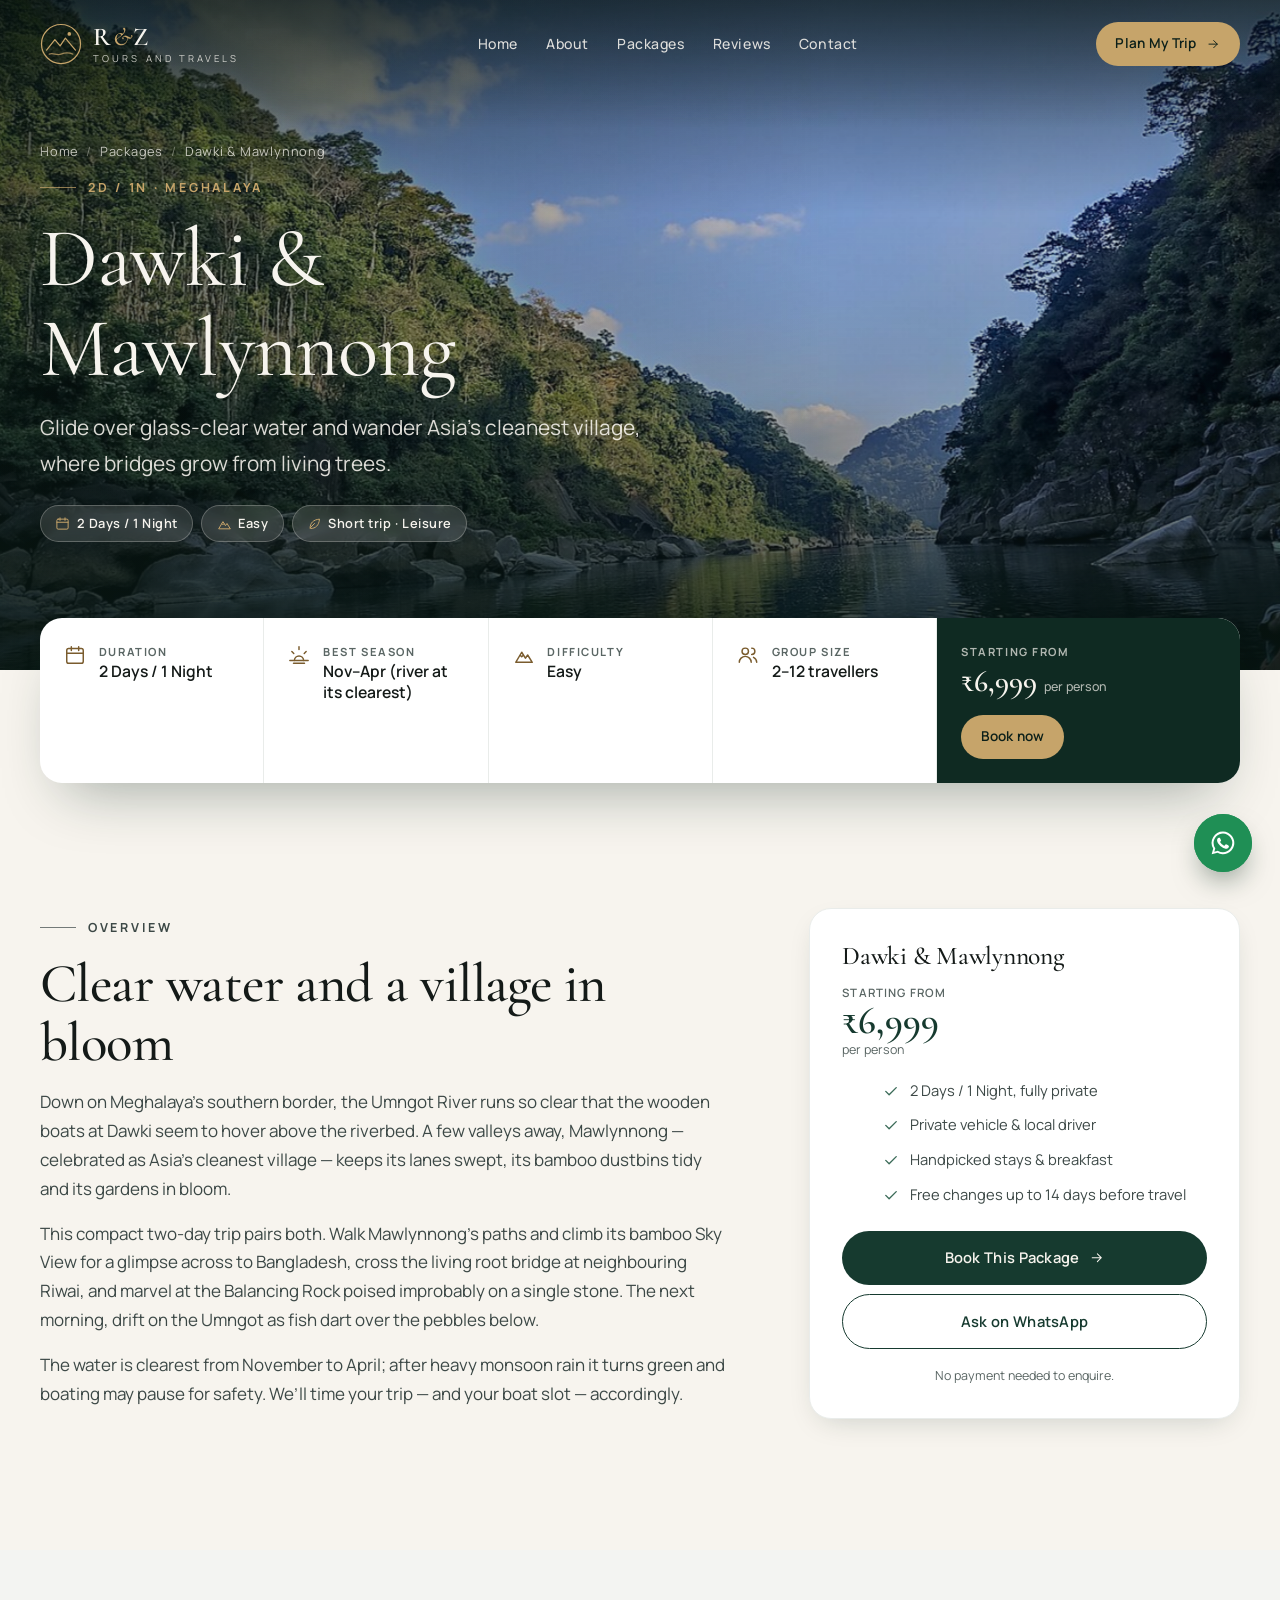
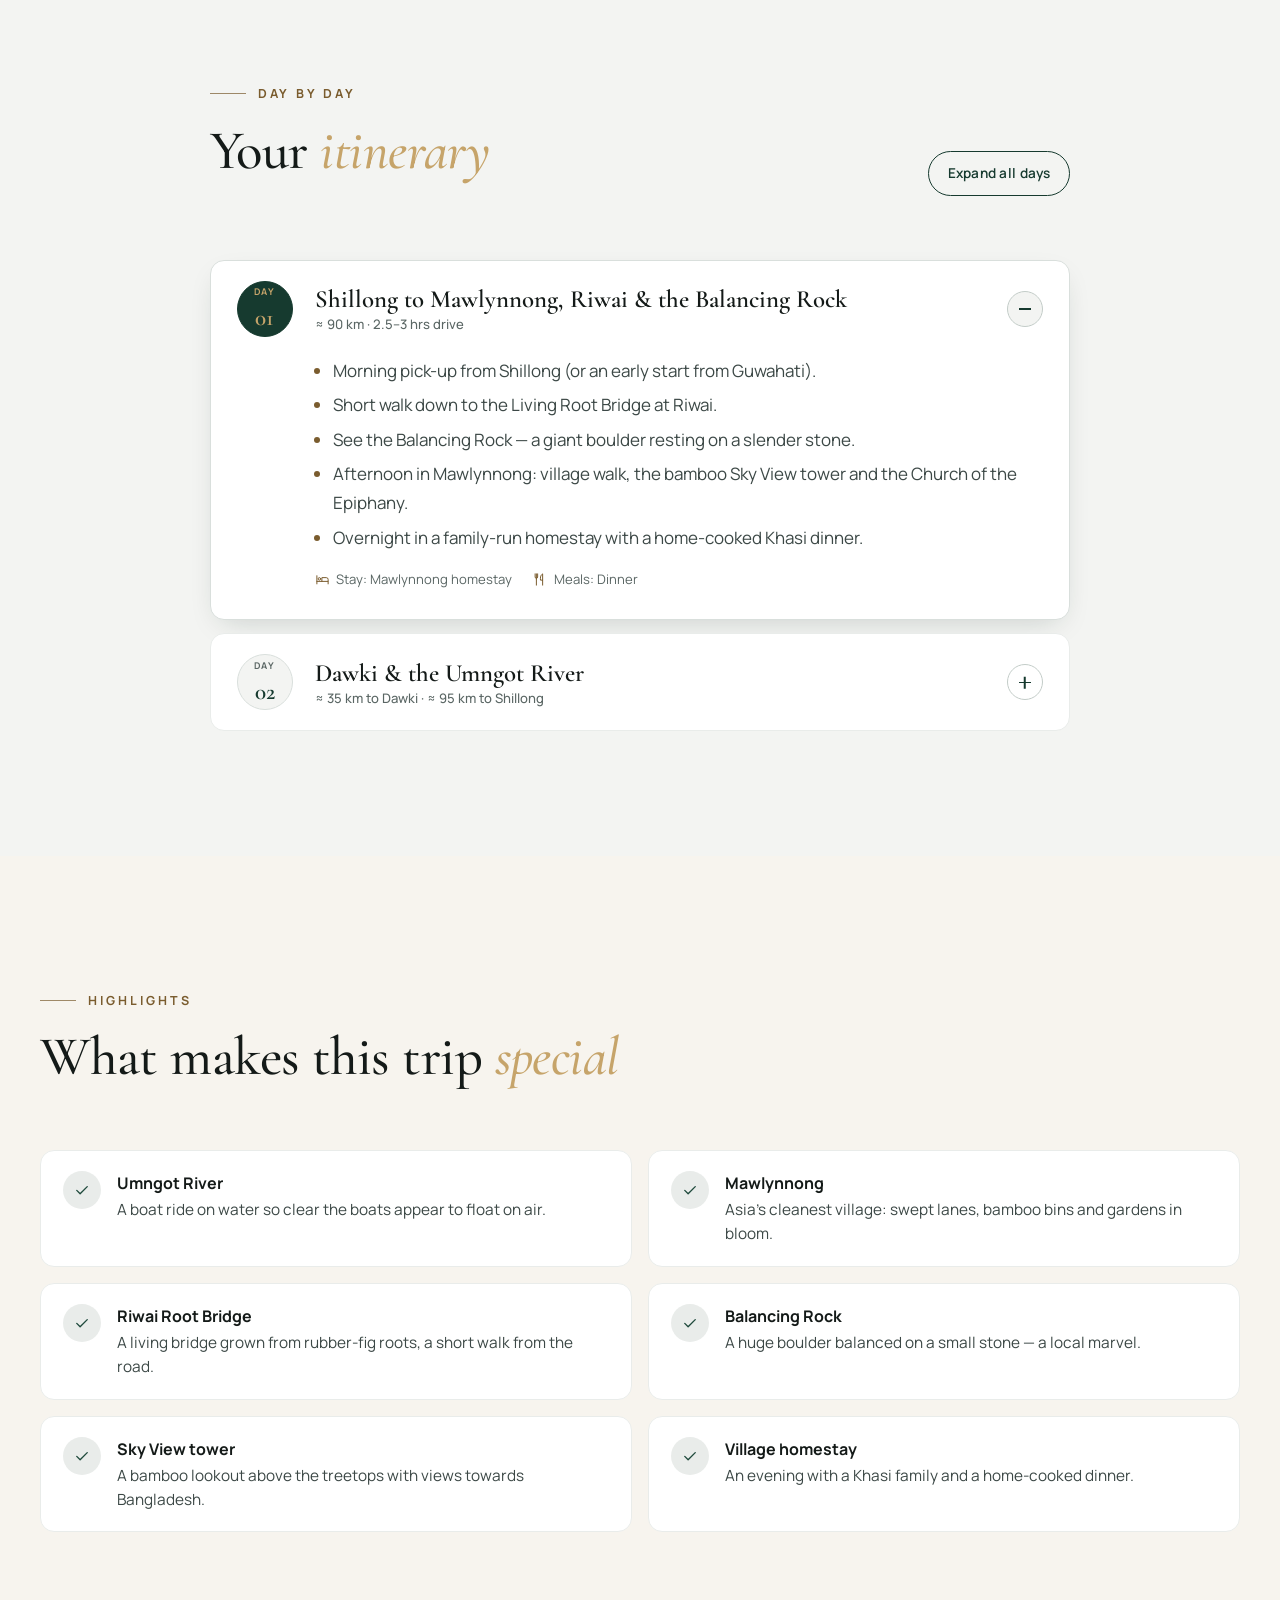
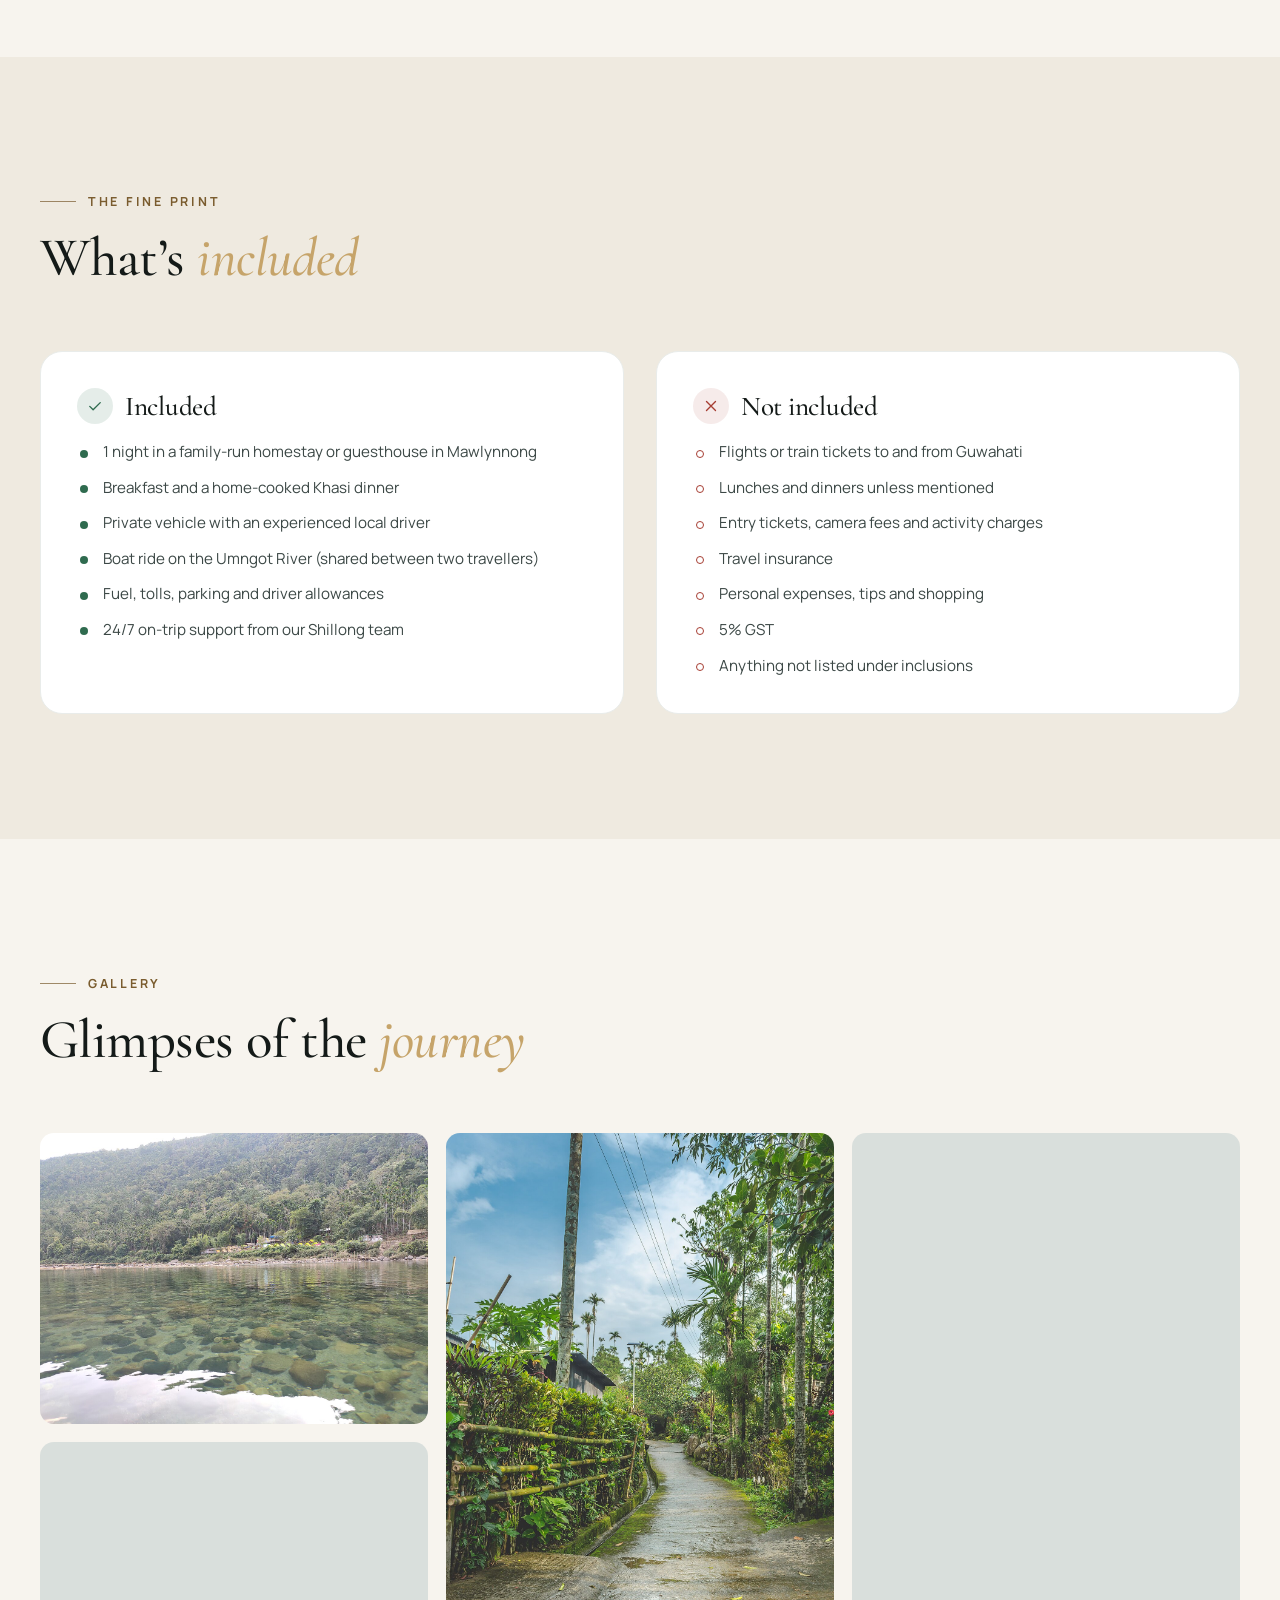
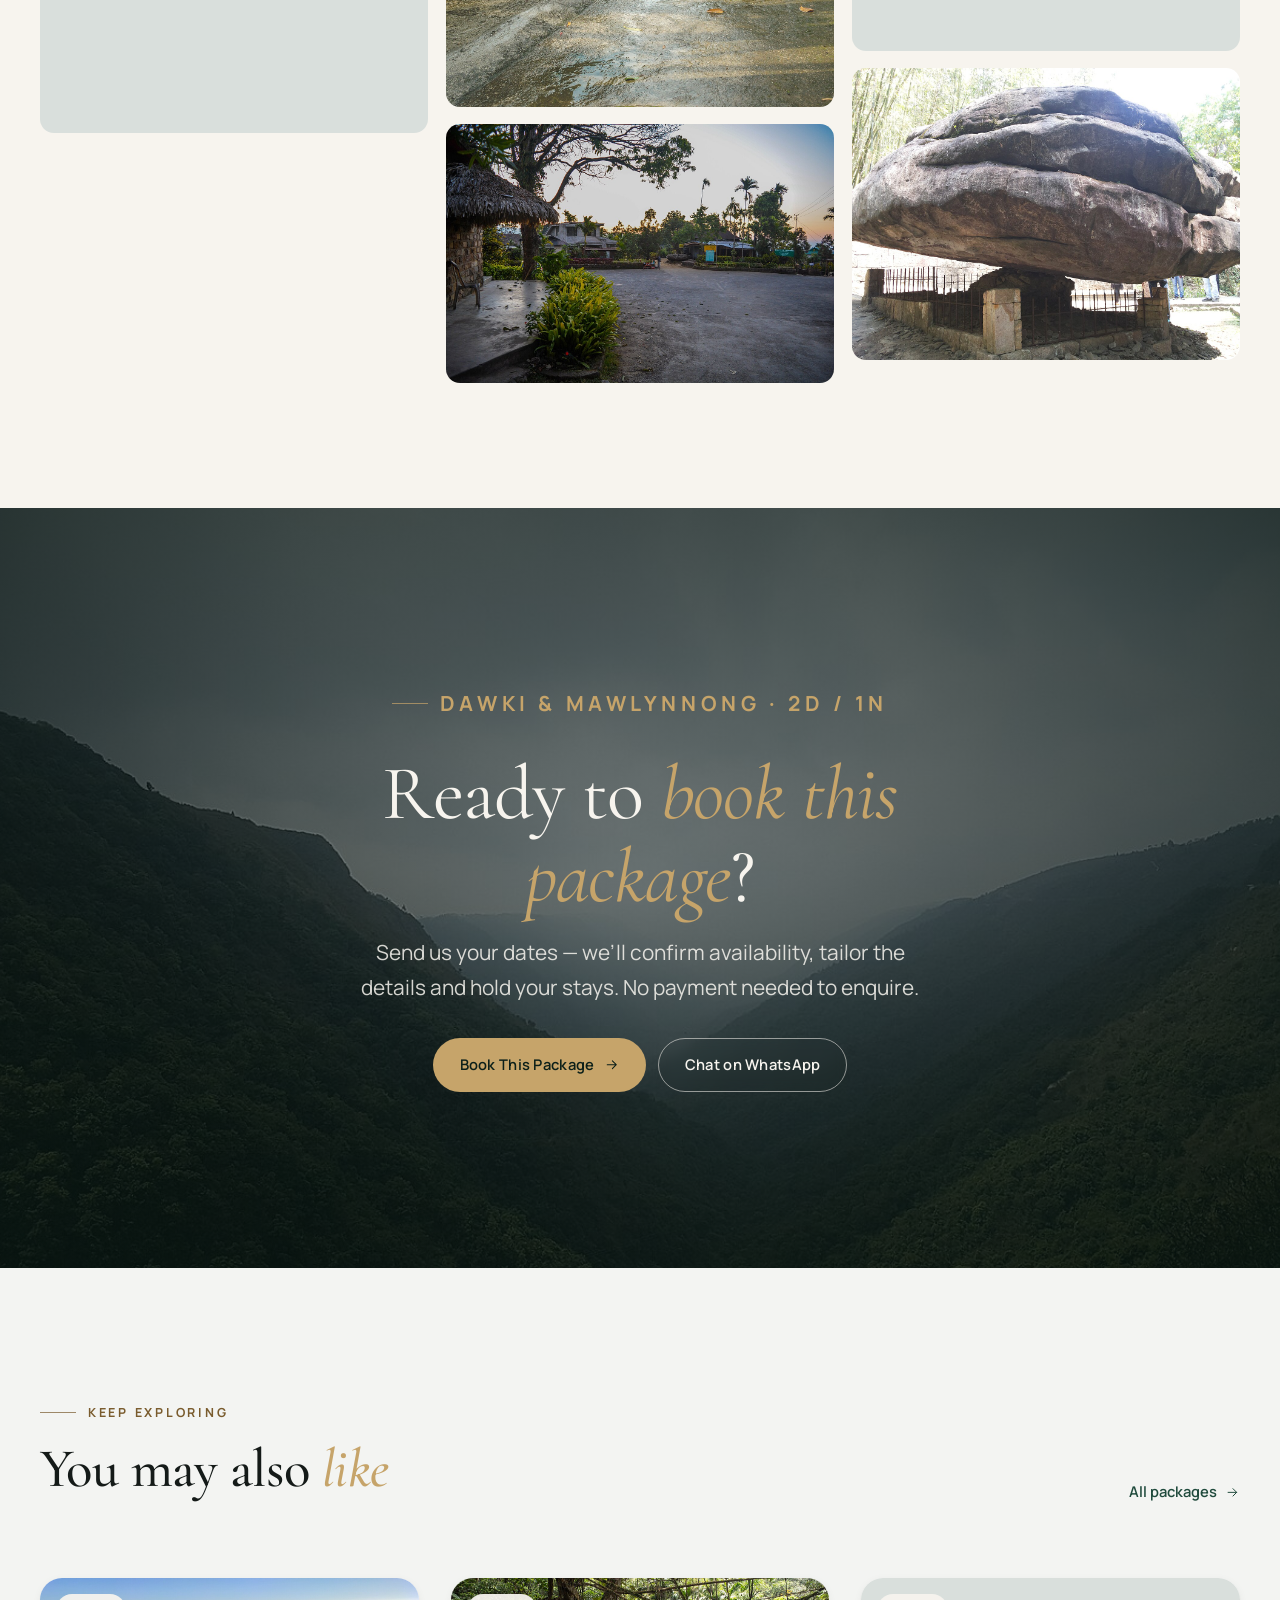
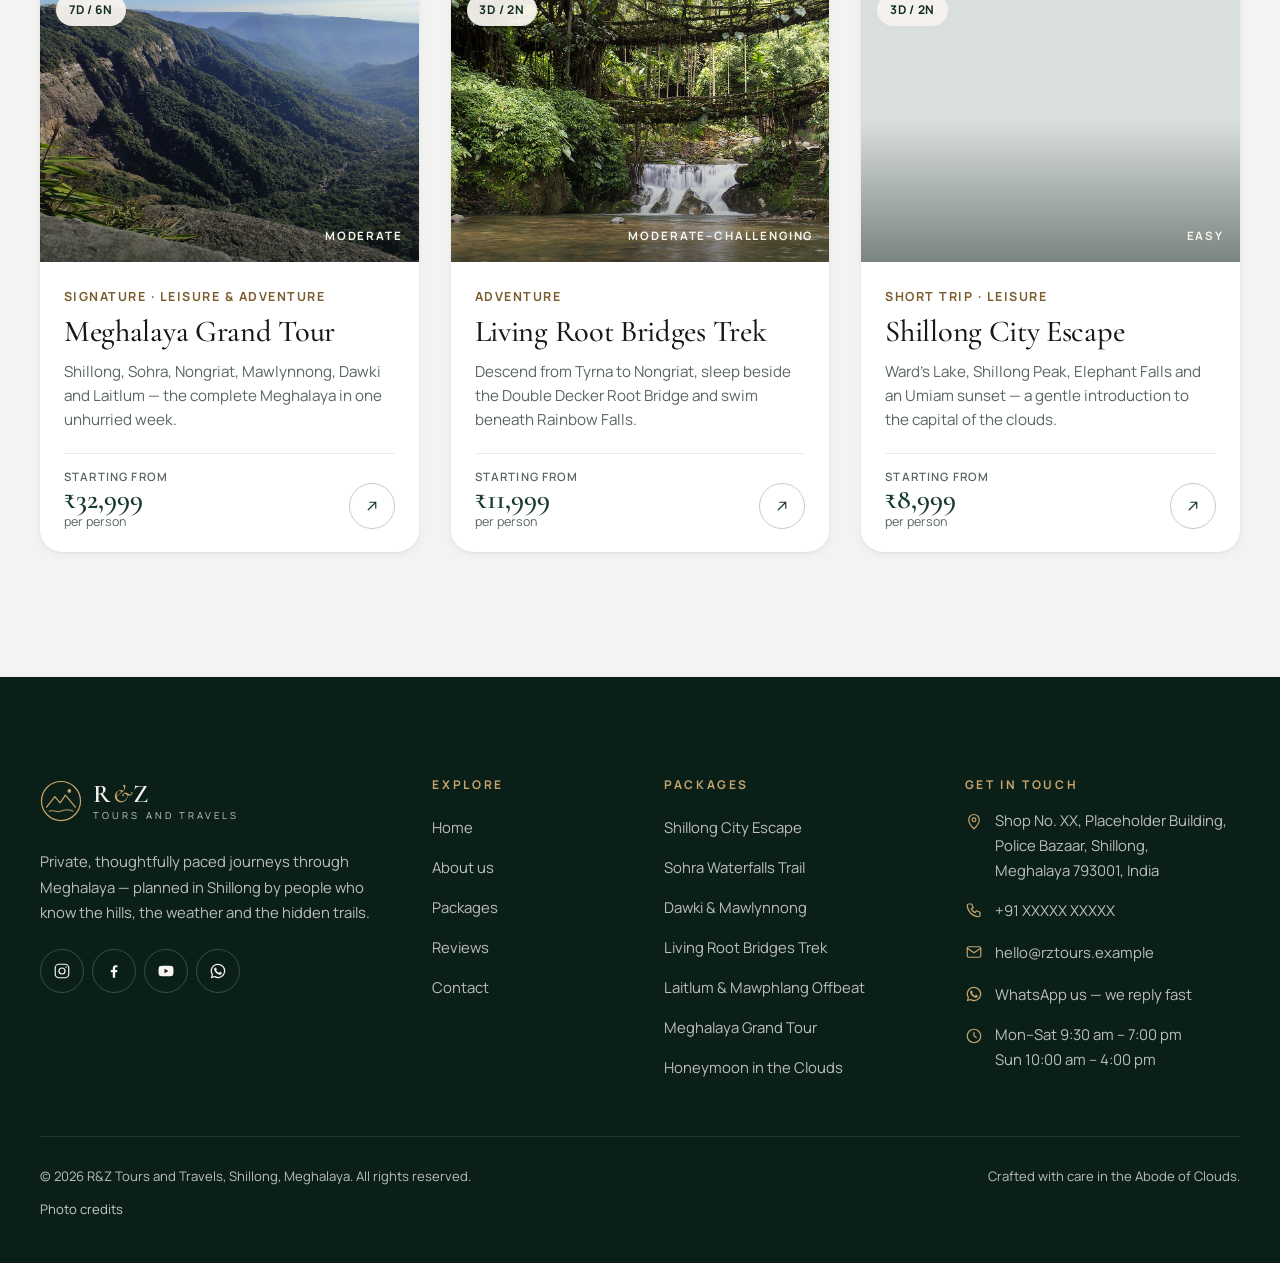
<file: packages/dawki-mawlynnong.html>
<!DOCTYPE html>
<html lang="en-IN">
<head>
<meta charset="utf-8">
<meta name="viewport" content="width=device-width, initial-scale=1">
<title>Dawki &amp; Mawlynnong — 2 Days / 1 Night | R&amp;Z Tours and Travels</title>
<meta name="description" content="2 Days / 1 Night Dawki and Mawlynnong tour from Shillong: Boat on the glass-clear Umngot, wander Mawlynnong’s flower-lined lanes and cross the Riwai root bridge. Private vehicle, handpicked stays, from ₹6,999 per person.">
<meta name="theme-color" content="#0f2a22">
<meta name="robots" content="index, follow">
<!-- Open Graph / social sharing (replace the example domain with your live domain) -->
<meta property="og:type" content="website">
<meta property="og:site_name" content="R&amp;Z Tours and Travels">
<meta property="og:title" content="Dawki &amp; Mawlynnong — 2 Days / 1 Night | R&amp;Z Tours and Travels">
<meta property="og:description" content="2 Days / 1 Night Dawki and Mawlynnong tour from Shillong: Boat on the glass-clear Umngot, wander Mawlynnong’s flower-lined lanes and cross the Riwai root bridge. Private vehicle, handpicked stays, from ₹6,999 per person.">
<meta property="og:url" content="https://www.rztours.example/packages/dawki-mawlynnong.html">
<meta property="og:image" content="https://www.rztours.example/assets/images/umngot-river-gorge-hero.jpg">
<meta property="og:locale" content="en_IN">
<meta name="twitter:card" content="summary_large_image">
<link rel="icon" type="image/svg+xml" href="data:image/svg+xml,%3Csvg%20xmlns%3D'http%3A%2F%2Fwww.w3.org%2F2000%2Fsvg'%20viewBox%3D'0%200%2048%2048'%3E%3Crect%20width%3D'48'%20height%3D'48'%20rx%3D'12'%20fill%3D'%230f2a22'%2F%3E%3Cpath%20d%3D'M8%2032l9.5-12%206%207.2%206-9L41%2032'%20fill%3D'none'%20stroke%3D'%23c6a46a'%20stroke-width%3D'3'%20stroke-linecap%3D'round'%20stroke-linejoin%3D'round'%2F%3E%3Ccircle%20cx%3D'33.5'%20cy%3D'13'%20r%3D'2.6'%20fill%3D'%23c6a46a'%2F%3E%3C%2Fsvg%3E">
<link rel="preconnect" href="https://fonts.googleapis.com">
<link rel="preconnect" href="https://fonts.gstatic.com" crossorigin>
<link rel="stylesheet" href="https://fonts.googleapis.com/css2?family=Cormorant+Garamond:ital,wght@0,400;0,500;0,600;1,400;1,500&amp;family=Manrope:wght@400;500;600;700&amp;display=swap">
<link rel="stylesheet" href="../assets/css/style.css">
<script>
  /* Runs before paint: flags JS, decides between first-visit preloader and the page-transition curtain.
     Failsafe: if main.js never loads, the page is revealed after 4s. */
  (function (h) {
    h.className += ' js';
    var first = false;
    try { first = !sessionStorage.getItem('rz-visited'); sessionStorage.setItem('rz-visited', '1'); } catch (e) {}
    var reduce = window.matchMedia && window.matchMedia('(prefers-reduced-motion: reduce)').matches;
    h.className += (first && !reduce) ? ' show-preloader' : ' pt-cover';
    setTimeout(function () { if (!window.RZ) { h.className = h.className.replace(/\b(js|pt-cover|show-preloader)\b/g, ''); } }, 4000);
  })(document.documentElement);
</script>
</head><body>
<a class="skip-link" href="#main">Skip to main content</a>

<!-- Preloader (first visit only) -->
<div class="preloader" aria-hidden="true">
  <div class="preloader__inner">
    <svg class="preloader__mark" viewBox="0 0 48 48" fill="none" stroke="currentColor" stroke-width="1.4" stroke-linecap="round" stroke-linejoin="round" aria-hidden="true"><circle cx="24" cy="24" r="22.3"/><path d="M7.5 31l9.5-12 6 7.2 6-9 11.5 13.8"/><path d="M10.5 35.6c4.4-2 8.6 1.9 13.5 0s9.2-2 13.5 0" opacity=".75"/><circle cx="33.5" cy="12.5" r="2.1" fill="currentColor" stroke="none"/></svg>
    <div class="preloader__word"><span>R&amp;Z</span></div>
    <div class="preloader__line"></div>
    <p class="preloader__sub">Tours and Travels · Shillong</p>
  </div>
</div>

<!-- Page transition curtain -->
<div class="page-transition" aria-hidden="true"><div class="page-transition__panel"><svg class="page-transition__mark" viewBox="0 0 48 48" fill="none" stroke="currentColor" stroke-width="1.4" stroke-linecap="round" stroke-linejoin="round" aria-hidden="true"><circle cx="24" cy="24" r="22.3"/><path d="M7.5 31l9.5-12 6 7.2 6-9 11.5 13.8"/><path d="M10.5 35.6c4.4-2 8.6 1.9 13.5 0s9.2-2 13.5 0" opacity=".75"/><circle cx="33.5" cy="12.5" r="2.1" fill="currentColor" stroke="none"/></svg></div></div>

<!-- ============ HEADER (identical on every page) ============ -->
<header class="site-header">
  <div class="container header__inner">
    <a class="logo" href="../index.html" aria-label="R&amp;Z Tours and Travels — home">
      <svg class="logo__mark" viewBox="0 0 48 48" fill="none" stroke="currentColor" stroke-width="1.4" stroke-linecap="round" stroke-linejoin="round" aria-hidden="true"><circle cx="24" cy="24" r="22.3"/><path d="M7.5 31l9.5-12 6 7.2 6-9 11.5 13.8"/><path d="M10.5 35.6c4.4-2 8.6 1.9 13.5 0s9.2-2 13.5 0" opacity=".75"/><circle cx="33.5" cy="12.5" r="2.1" fill="currentColor" stroke="none"/></svg>
      <span class="logo__text"><span class="logo__name">R<i>&amp;</i>Z</span><span class="logo__sub">Tours and Travels</span></span>
    </a>
    <nav class="nav" aria-label="Primary">
      <ul class="nav__list">
          <li><a class="nav__link" href="../index.html">Home</a></li>
          <li><a class="nav__link" href="../about.html">About</a></li>
          <li><a class="nav__link" href="../packages.html">Packages</a></li>
          <li><a class="nav__link" href="../reviews.html">Reviews</a></li>
          <li><a class="nav__link" href="../contact.html">Contact</a></li>
      </ul>
    </nav>
    <a class="btn btn--gold btn--sm header__cta" href="../contact.html">Plan My Trip <svg viewBox="0 0 24 24" fill="none" stroke="currentColor" stroke-width="1.6" stroke-linecap="round" stroke-linejoin="round" aria-hidden="true"><path d="M5 12h14M13 6l6 6-6 6"/></svg></a>
    <button class="menu-toggle" type="button" aria-expanded="false" aria-controls="mobile-menu" aria-label="Open menu">
      <span class="menu-toggle__box" aria-hidden="true"><span class="menu-toggle__line"></span><span class="menu-toggle__line"></span><span class="menu-toggle__line"></span></span>
    </button>
  </div>
</header>

<div class="mobile-menu" id="mobile-menu">
  <nav aria-label="Mobile">
    <ul class="mobile-menu__list">
        <li class="mobile-menu__item"><a class="mobile-menu__link" href="../index.html"><small>01</small>Home</a></li>
        <li class="mobile-menu__item"><a class="mobile-menu__link" href="../about.html"><small>02</small>About</a></li>
        <li class="mobile-menu__item"><a class="mobile-menu__link" href="../packages.html"><small>03</small>Packages</a></li>
        <li class="mobile-menu__item"><a class="mobile-menu__link" href="../reviews.html"><small>04</small>Reviews</a></li>
        <li class="mobile-menu__item"><a class="mobile-menu__link" href="../contact.html"><small>05</small>Contact</a></li>
    </ul>
  </nav>
  <div class="mobile-menu__foot">
    <a href="tel:+91XXXXXXXXXX">+91&nbsp;XXXXX&nbsp;XXXXX</a>
    <a href="mailto:hello@rztours.example">hello@rztours.example</a>
    <a href="https://wa.me/91XXXXXXXXXX" target="_blank" rel="noopener">Chat on WhatsApp</a>
  </div>
</div>
<!-- ============ /HEADER ============ -->

<main id="main">
  <section class="page-hero page-hero--overlap">
    <div class="page-hero__media" data-parallax="0.25"><img src="../assets/images/umngot-river-gorge-hero.jpg" srcset="../assets/images/umngot-river-gorge.jpg 1280w, ../assets/images/umngot-river-gorge-hero.jpg 1920w" sizes="100vw" width="1920" height="1440" alt="The Umngot River winding between steep forested hills near Dawki" fetchpriority="high" decoding="async"></div>
    <div class="page-hero__overlay"></div>
    <div class="container page-hero__content">
      <nav aria-label="Breadcrumb" class="hero-fade hero-fade--1"><ol class="breadcrumb"><li><a href="../index.html">Home</a></li><li><a href="../packages.html">Packages</a></li><li><span aria-current="page">Dawki &amp; Mawlynnong</span></li></ol></nav>
      <p class="eyebrow hero-fade hero-fade--1">2D / 1N · Meghalaya</p>
      <h1 class="page-hero__title" data-split>Dawki &amp; Mawlynnong</h1>
      <p class="page-hero__lead hero-fade hero-fade--3">Glide over glass-clear water and wander Asia’s cleanest village, where bridges grow from living trees.</p>
      <div class="hero-chips hero-fade hero-fade--4"><span class="chip"><svg viewBox="0 0 24 24" fill="none" stroke="currentColor" stroke-width="1.6" stroke-linecap="round" stroke-linejoin="round" aria-hidden="true"><rect x="3" y="5" width="18" height="16" rx="2"/><path d="M3 10h18M8 3v4M16 3v4"/></svg>2 Days / 1 Night</span><span class="chip"><svg viewBox="0 0 24 24" fill="none" stroke="currentColor" stroke-width="1.6" stroke-linecap="round" stroke-linejoin="round" aria-hidden="true"><path d="M3 20l6.5-11 4 6.5L16 12l5 8z"/><path d="M8 12.5l1.5 1.5 1.5-1.5"/></svg>Easy</span><span class="chip"><svg viewBox="0 0 24 24" fill="none" stroke="currentColor" stroke-width="1.6" stroke-linecap="round" stroke-linejoin="round" aria-hidden="true"><path d="M5 19c0-8 5-13 15-14-1 10-6 15-14 15"/><path d="M5 19l7-7"/></svg>Short trip · Leisure</span></div>
    </div>
  </section>

  <!-- ===== QUICK FACTS ===== -->
  <section aria-label="Quick facts">
    <div class="container">
      <div class="facts" data-reveal>
        <div class="fact"><span class="fact__icon"><svg viewBox="0 0 24 24" fill="none" stroke="currentColor" stroke-width="1.6" stroke-linecap="round" stroke-linejoin="round" aria-hidden="true"><rect x="3" y="5" width="18" height="16" rx="2"/><path d="M3 10h18M8 3v4M16 3v4"/></svg></span><span><span class="fact__label">Duration</span><span class="fact__value">2 Days / 1 Night</span></span></div>
        <div class="fact"><span class="fact__icon"><svg viewBox="0 0 24 24" fill="none" stroke="currentColor" stroke-width="1.6" stroke-linecap="round" stroke-linejoin="round" aria-hidden="true"><path d="M7 18a5 5 0 1110 0"/><path d="M12 3v3M4.2 8.2l2.1 2.1M19.8 8.2l-2.1 2.1M2 18h20M6 21h12"/></svg></span><span><span class="fact__label">Best season</span><span class="fact__value">Nov–Apr (river at its clearest)</span></span></div>
        <div class="fact"><span class="fact__icon"><svg viewBox="0 0 24 24" fill="none" stroke="currentColor" stroke-width="1.6" stroke-linecap="round" stroke-linejoin="round" aria-hidden="true"><path d="M3 20l6.5-11 4 6.5L16 12l5 8z"/><path d="M8 12.5l1.5 1.5 1.5-1.5"/></svg></span><span><span class="fact__label">Difficulty</span><span class="fact__value">Easy</span></span></div>
        <div class="fact"><span class="fact__icon"><svg viewBox="0 0 24 24" fill="none" stroke="currentColor" stroke-width="1.6" stroke-linecap="round" stroke-linejoin="round" aria-hidden="true"><circle cx="9" cy="8" r="3.5"/><path d="M2.5 20a6.5 6.5 0 0113 0"/><path d="M16 4.5a3.5 3.5 0 010 7M18 14.5a6.5 6.5 0 013.5 5.5"/></svg></span><span><span class="fact__label">Group size</span><span class="fact__value">2–12 travellers</span></span></div>
        <div class="fact fact--price">
          <span><span class="fact__label">Starting from</span>
          <!-- PLACEHOLDER PRICE — update before launch -->
          <span class="fact__value">₹6,999 <small>per person</small></span></span>
          <a class="btn btn--gold btn--sm" href="../contact.html?package=dawki-mawlynnong">Book now</a>
        </div>
      </div>
    </div>
  </section>

  <!-- ===== OVERVIEW ===== -->
  <section class="section" aria-labelledby="overview-title">
    <div class="container overview">
      <div class="prose" data-reveal>
        <p class="eyebrow">Overview</p>
        <h2 id="overview-title">Clear water and a village in bloom</h2>
        <p>Down on Meghalaya’s southern border, the Umngot River runs so clear that the wooden boats at Dawki seem to hover above the riverbed. A few valleys away, Mawlynnong — celebrated as Asia’s cleanest village — keeps its lanes swept, its bamboo dustbins tidy and its gardens in bloom.</p>
        <p>This compact two-day trip pairs both. Walk Mawlynnong’s paths and climb its bamboo Sky View for a glimpse across to Bangladesh, cross the living root bridge at neighbouring Riwai, and marvel at the Balancing Rock poised improbably on a single stone. The next morning, drift on the Umngot as fish dart over the pebbles below.</p>
        <p>The water is clearest from November to April; after heavy monsoon rain it turns green and boating may pause for safety. We’ll time your trip — and your boat slot — accordingly.</p>
      </div>
      <aside class="booking-card" aria-labelledby="booking-title" data-reveal="right">
        <h3 id="booking-title">Dawki &amp; Mawlynnong</h3>
        <!-- PLACEHOLDER PRICE — update before launch -->
              <span class="price"><small>Starting from</small><strong>₹6,999</strong><span>per person</span></span>
        <ul>
          <li><svg viewBox="0 0 24 24" fill="none" stroke="currentColor" stroke-width="1.8" stroke-linecap="round" stroke-linejoin="round" aria-hidden="true"><path d="M5 12.5l4.5 4.5L19 7.5"/></svg><span>2 Days / 1 Night, fully private</span></li>
          <li><svg viewBox="0 0 24 24" fill="none" stroke="currentColor" stroke-width="1.8" stroke-linecap="round" stroke-linejoin="round" aria-hidden="true"><path d="M5 12.5l4.5 4.5L19 7.5"/></svg><span>Private vehicle &amp; local driver</span></li>
          <li><svg viewBox="0 0 24 24" fill="none" stroke="currentColor" stroke-width="1.8" stroke-linecap="round" stroke-linejoin="round" aria-hidden="true"><path d="M5 12.5l4.5 4.5L19 7.5"/></svg><span>Handpicked stays &amp; breakfast</span></li>
          <li><svg viewBox="0 0 24 24" fill="none" stroke="currentColor" stroke-width="1.8" stroke-linecap="round" stroke-linejoin="round" aria-hidden="true"><path d="M5 12.5l4.5 4.5L19 7.5"/></svg><span>Free changes up to 14 days before travel</span></li>
        </ul>
        <a class="btn btn--block" href="../contact.html?package=dawki-mawlynnong">Book This Package <svg viewBox="0 0 24 24" fill="none" stroke="currentColor" stroke-width="1.6" stroke-linecap="round" stroke-linejoin="round" aria-hidden="true"><path d="M5 12h14M13 6l6 6-6 6"/></svg></a>
        <a class="btn btn--outline btn--block" href="https://wa.me/91XXXXXXXXXX" target="_blank" rel="noopener">Ask on WhatsApp</a>
        <p class="booking-card__note">No payment needed to enquire.</p>
      </aside>
    </div>
  </section>

  <!-- ===== ITINERARY ===== -->
  <section class="section section--fog" aria-labelledby="itinerary-title">
    <div class="container container--narrow">
      <div class="section-head section-head--row">
        <div data-reveal>
          <p class="eyebrow">Day by day</p>
          <h2 id="itinerary-title">Your <em class="accent">itinerary</em></h2>
        </div>
        <button class="btn btn--outline btn--sm" type="button" data-acc-toggle-all="#itinerary" aria-pressed="false" data-reveal><span class="btn__label">Expand all days</span></button>
      </div>
      <div class="accordion" id="itinerary" data-accordion data-stagger="0.07">
        <div class="acc-item">
          <h3><button class="acc-trigger" type="button" id="day-1-btn" aria-expanded="true" aria-controls="day-1-panel">
            <span class="acc-day" aria-hidden="true"><small>Day</small><b>01</b></span>
            <span class="acc-title"><strong><span class="visually-hidden">Day 1: </span>Shillong to Mawlynnong, Riwai &amp; the Balancing Rock</strong><span>≈ 90 km · 2.5–3 hrs drive</span></span>
            <span class="acc-icon" aria-hidden="true"></span>
          </button></h3>
          <section class="acc-panel" id="day-1-panel" aria-labelledby="day-1-btn">
            <ul>
              <li>Morning pick-up from Shillong (or an early start from Guwahati).</li>
              <li>Short walk down to the Living Root Bridge at Riwai.</li>
              <li>See the Balancing Rock — a giant boulder resting on a slender stone.</li>
              <li>Afternoon in Mawlynnong: village walk, the bamboo Sky View tower and the Church of the Epiphany.</li>
              <li>Overnight in a family-run homestay with a home-cooked Khasi dinner.</li>
            </ul>
            <div class="acc-panel__meta"><span><svg viewBox="0 0 24 24" fill="none" stroke="currentColor" stroke-width="1.6" stroke-linecap="round" stroke-linejoin="round" aria-hidden="true"><path d="M3 19V6M3 15h18v4M21 15v-3a3 3 0 00-3-3h-7v6"/><circle cx="7" cy="11" r="2"/></svg>Stay: Mawlynnong homestay</span><span><svg viewBox="0 0 24 24" fill="none" stroke="currentColor" stroke-width="1.6" stroke-linecap="round" stroke-linejoin="round" aria-hidden="true"><path d="M7 3v8M5 3v5a2 2 0 004 0V3M7 11v10M17 21V3c-2.5 1.5-3.5 4-3.5 7v3H17"/></svg>Meals: Dinner</span></div>
          </section>
        </div>
        <div class="acc-item">
          <h3><button class="acc-trigger" type="button" id="day-2-btn" aria-expanded="false" aria-controls="day-2-panel">
            <span class="acc-day" aria-hidden="true"><small>Day</small><b>02</b></span>
            <span class="acc-title"><strong><span class="visually-hidden">Day 2: </span>Dawki &amp; the Umngot River</strong><span>≈ 35 km to Dawki · ≈ 95 km to Shillong</span></span>
            <span class="acc-icon" aria-hidden="true"></span>
          </button></h3>
          <section class="acc-panel" id="day-2-panel" aria-labelledby="day-2-btn">
            <ul>
              <li>Early drive to Dawki while the river is still and the light is soft.</li>
              <li>Wooden-boat ride on the crystal-clear Umngot (about 30–45 minutes).</li>
              <li>View the Dawki suspension bridge and the India–Bangladesh border at Tamabil.</li>
              <li>Optional stop at Shnongpdeng for snorkelling, kayaking or cliff-jumping (seasonal, own cost).</li>
              <li>Return to Shillong, or continue to Guwahati.</li>
            </ul>
            <div class="acc-panel__meta"><span><svg viewBox="0 0 24 24" fill="none" stroke="currentColor" stroke-width="1.6" stroke-linecap="round" stroke-linejoin="round" aria-hidden="true"><path d="M3 19V6M3 15h18v4M21 15v-3a3 3 0 00-3-3h-7v6"/><circle cx="7" cy="11" r="2"/></svg>Stay: —</span><span><svg viewBox="0 0 24 24" fill="none" stroke="currentColor" stroke-width="1.6" stroke-linecap="round" stroke-linejoin="round" aria-hidden="true"><path d="M7 3v8M5 3v5a2 2 0 004 0V3M7 11v10M17 21V3c-2.5 1.5-3.5 4-3.5 7v3H17"/></svg>Meals: Breakfast</span></div>
          </section>
        </div>
      </div>
    </div>
  </section>

  <!-- ===== HIGHLIGHTS ===== -->
  <section class="section" aria-labelledby="highlights-title">
    <div class="container">
      <div class="section-head" data-reveal>
        <p class="eyebrow">Highlights</p>
        <h2 id="highlights-title">What makes this trip <em class="accent">special</em></h2>
      </div>
      <ul class="highlights" data-stagger="0.07">
        <li class="highlight"><span class="highlight__icon"><svg viewBox="0 0 24 24" fill="none" stroke="currentColor" stroke-width="1.8" stroke-linecap="round" stroke-linejoin="round" aria-hidden="true"><path d="M5 12.5l4.5 4.5L19 7.5"/></svg></span><p><strong>Umngot River</strong>A boat ride on water so clear the boats appear to float on air.</p></li>
        <li class="highlight"><span class="highlight__icon"><svg viewBox="0 0 24 24" fill="none" stroke="currentColor" stroke-width="1.8" stroke-linecap="round" stroke-linejoin="round" aria-hidden="true"><path d="M5 12.5l4.5 4.5L19 7.5"/></svg></span><p><strong>Mawlynnong</strong>Asia’s cleanest village: swept lanes, bamboo bins and gardens in bloom.</p></li>
        <li class="highlight"><span class="highlight__icon"><svg viewBox="0 0 24 24" fill="none" stroke="currentColor" stroke-width="1.8" stroke-linecap="round" stroke-linejoin="round" aria-hidden="true"><path d="M5 12.5l4.5 4.5L19 7.5"/></svg></span><p><strong>Riwai Root Bridge</strong>A living bridge grown from rubber-fig roots, a short walk from the road.</p></li>
        <li class="highlight"><span class="highlight__icon"><svg viewBox="0 0 24 24" fill="none" stroke="currentColor" stroke-width="1.8" stroke-linecap="round" stroke-linejoin="round" aria-hidden="true"><path d="M5 12.5l4.5 4.5L19 7.5"/></svg></span><p><strong>Balancing Rock</strong>A huge boulder balanced on a small stone — a local marvel.</p></li>
        <li class="highlight"><span class="highlight__icon"><svg viewBox="0 0 24 24" fill="none" stroke="currentColor" stroke-width="1.8" stroke-linecap="round" stroke-linejoin="round" aria-hidden="true"><path d="M5 12.5l4.5 4.5L19 7.5"/></svg></span><p><strong>Sky View tower</strong>A bamboo lookout above the treetops with views towards Bangladesh.</p></li>
        <li class="highlight"><span class="highlight__icon"><svg viewBox="0 0 24 24" fill="none" stroke="currentColor" stroke-width="1.8" stroke-linecap="round" stroke-linejoin="round" aria-hidden="true"><path d="M5 12.5l4.5 4.5L19 7.5"/></svg></span><p><strong>Village homestay</strong>An evening with a Khasi family and a home-cooked dinner.</p></li>
      </ul>
    </div>
  </section>

  <!-- ===== INCLUSIONS / EXCLUSIONS ===== -->
  <section class="section section--cream2" aria-labelledby="incl-title">
    <div class="container">
      <div class="section-head" data-reveal>
        <p class="eyebrow">The fine print</p>
        <h2 id="incl-title">What’s <em class="accent">included</em></h2>
      </div>
      <div class="incl" data-stagger="0.12">
        <div class="incl__col incl__col--yes">
          <h3><span><svg viewBox="0 0 24 24" fill="none" stroke="currentColor" stroke-width="1.8" stroke-linecap="round" stroke-linejoin="round" aria-hidden="true"><path d="M5 12.5l4.5 4.5L19 7.5"/></svg></span>Included</h3>
          <ul class="incl__list">
            <li>1 night in a family-run homestay or guesthouse in Mawlynnong</li>
            <li>Breakfast and a home-cooked Khasi dinner</li>
            <li>Private vehicle with an experienced local driver</li>
            <li>Boat ride on the Umngot River (shared between two travellers)</li>
            <li>Fuel, tolls, parking and driver allowances</li>
            <li>24/7 on-trip support from our Shillong team</li>
          </ul>
        </div>
        <div class="incl__col incl__col--no">
          <h3><span><svg viewBox="0 0 24 24" fill="none" stroke="currentColor" stroke-width="1.8" stroke-linecap="round" stroke-linejoin="round" aria-hidden="true"><path d="M6 6l12 12M18 6L6 18"/></svg></span>Not included</h3>
          <ul class="incl__list">
            <li>Flights or train tickets to and from Guwahati</li>
            <li>Lunches and dinners unless mentioned</li>
            <li>Entry tickets, camera fees and activity charges</li>
            <li>Travel insurance</li>
            <li>Personal expenses, tips and shopping</li>
            <li>5% GST</li>
            <li>Anything not listed under inclusions</li>
          </ul>
        </div>
      </div>
    </div>
  </section>

  <!-- ===== GALLERY ===== -->
  <section class="section" aria-labelledby="gallery-title">
    <div class="container">
      <div class="section-head" data-reveal>
        <p class="eyebrow">Gallery</p>
        <h2 id="gallery-title">Glimpses of the <em class="accent">journey</em></h2>
      </div>
      <div class="masonry" data-gallery data-stagger="0.06">
        <a class="gallery-item" href="../assets/images/umngot-river-clear-water.jpg" data-lightbox data-caption="The clear Umngot River, Dawki" data-credit="ANKAN / CC BY-SA 4.0" data-credit-url="https://commons.wikimedia.org/wiki/File:Clear_Water_of_Umngot_River.jpg" data-no-transition>
          <img src="../assets/images/umngot-river-clear-water.jpg" width="1280" height="960" alt="Pebbles clearly visible through the glassy water of the Umngot River" loading="lazy" decoding="async">
          <span class="gallery-item__zoom" aria-hidden="true"><svg viewBox="0 0 24 24" fill="none" stroke="currentColor" stroke-width="1.6" stroke-linecap="round" stroke-linejoin="round" aria-hidden="true"><circle cx="11" cy="11" r="6.5"/><path d="M20 20l-4.2-4.2M11 8.5v5M8.5 11h5"/></svg></span>
          <span class="gallery-item__cap" aria-hidden="true">The clear Umngot River, Dawki</span>
          <span class="visually-hidden">Open larger image: The clear Umngot River, Dawki</span>
        </a>
        <a class="gallery-item" href="../assets/images/dawki-suspension-bridge.jpg" data-lightbox data-caption="Dawki bridge over the Umngot" data-credit="ANKAN / CC BY-SA 4.0" data-credit-url="https://commons.wikimedia.org/wiki/File:Dawki_Bridge_and_Umngot_River.jpg" data-no-transition>
          <img src="../assets/images/dawki-suspension-bridge.jpg" width="1280" height="960" alt="Boats on the Umngot River beneath the Dawki suspension bridge" loading="lazy" decoding="async">
          <span class="gallery-item__zoom" aria-hidden="true"><svg viewBox="0 0 24 24" fill="none" stroke="currentColor" stroke-width="1.6" stroke-linecap="round" stroke-linejoin="round" aria-hidden="true"><circle cx="11" cy="11" r="6.5"/><path d="M20 20l-4.2-4.2M11 8.5v5M8.5 11h5"/></svg></span>
          <span class="gallery-item__cap" aria-hidden="true">Dawki bridge over the Umngot</span>
          <span class="visually-hidden">Open larger image: Dawki bridge over the Umngot</span>
        </a>
        <a class="gallery-item" href="../assets/images/mawlynnong-village-lane.jpg" data-lightbox data-caption="A lane in Mawlynnong" data-credit="Sai Avinash / CC BY-SA 4.0" data-credit-url="https://commons.wikimedia.org/wiki/File:Street_in_Mawlynnong.jpg" data-no-transition>
          <img src="../assets/images/mawlynnong-village-lane.jpg" width="1280" height="1892" alt="A spotless bamboo-fenced lane lined with plants in Mawlynnong" loading="lazy" decoding="async">
          <span class="gallery-item__zoom" aria-hidden="true"><svg viewBox="0 0 24 24" fill="none" stroke="currentColor" stroke-width="1.6" stroke-linecap="round" stroke-linejoin="round" aria-hidden="true"><circle cx="11" cy="11" r="6.5"/><path d="M20 20l-4.2-4.2M11 8.5v5M8.5 11h5"/></svg></span>
          <span class="gallery-item__cap" aria-hidden="true">A lane in Mawlynnong</span>
          <span class="visually-hidden">Open larger image: A lane in Mawlynnong</span>
        </a>
        <a class="gallery-item" href="../assets/images/mawlynnong-village-square.jpg" data-lightbox data-caption="Mawlynnong village" data-credit="Madhumita Das / CC BY-SA 4.0" data-credit-url="https://commons.wikimedia.org/wiki/File:Mawlynnong_-_Cleanest_village_of_Asia_in_Meghalaya.jpg" data-no-transition>
          <img src="../assets/images/mawlynnong-village-square.jpg" width="1280" height="853" alt="Thatched shelters and tidy paths in Mawlynnong village" loading="lazy" decoding="async">
          <span class="gallery-item__zoom" aria-hidden="true"><svg viewBox="0 0 24 24" fill="none" stroke="currentColor" stroke-width="1.6" stroke-linecap="round" stroke-linejoin="round" aria-hidden="true"><circle cx="11" cy="11" r="6.5"/><path d="M20 20l-4.2-4.2M11 8.5v5M8.5 11h5"/></svg></span>
          <span class="gallery-item__cap" aria-hidden="true">Mawlynnong village</span>
          <span class="visually-hidden">Open larger image: Mawlynnong village</span>
        </a>
        <a class="gallery-item" href="../assets/images/riwai-living-root-bridge.jpg" data-lightbox data-caption="Living Root Bridge, Riwai" data-credit="Keshuseeker / CC BY-SA 4.0" data-credit-url="https://commons.wikimedia.org/wiki/File:Root_Bridge,_Mawlynnong...jpg" data-no-transition>
          <img src="../assets/images/riwai-living-root-bridge.jpg" width="1280" height="1707" alt="A misty living root bridge at Riwai village near Mawlynnong" loading="lazy" decoding="async">
          <span class="gallery-item__zoom" aria-hidden="true"><svg viewBox="0 0 24 24" fill="none" stroke="currentColor" stroke-width="1.6" stroke-linecap="round" stroke-linejoin="round" aria-hidden="true"><circle cx="11" cy="11" r="6.5"/><path d="M20 20l-4.2-4.2M11 8.5v5M8.5 11h5"/></svg></span>
          <span class="gallery-item__cap" aria-hidden="true">Living Root Bridge, Riwai</span>
          <span class="visually-hidden">Open larger image: Living Root Bridge, Riwai</span>
        </a>
        <a class="gallery-item" href="../assets/images/balancing-rock.jpg" data-lightbox data-caption="Balancing Rock, Mawlynnong" data-credit="Nirbangogoi / CC BY-SA 4.0" data-credit-url="https://commons.wikimedia.org/wiki/File:Balancing_Rock,Mawllynong.jpg" data-no-transition>
          <img src="../assets/images/balancing-rock.jpg" width="1280" height="960" alt="The Balancing Rock near Mawlynnong, a huge boulder resting on a small stone" loading="lazy" decoding="async">
          <span class="gallery-item__zoom" aria-hidden="true"><svg viewBox="0 0 24 24" fill="none" stroke="currentColor" stroke-width="1.6" stroke-linecap="round" stroke-linejoin="round" aria-hidden="true"><circle cx="11" cy="11" r="6.5"/><path d="M20 20l-4.2-4.2M11 8.5v5M8.5 11h5"/></svg></span>
          <span class="gallery-item__cap" aria-hidden="true">Balancing Rock, Mawlynnong</span>
          <span class="visually-hidden">Open larger image: Balancing Rock, Mawlynnong</span>
        </a>
      </div>
    </div>
  </section>

  <section class="cta-band" aria-labelledby="cta-title">
    <div class="cta-band__media" data-parallax="0.15"><img src="../assets/images/sohra-misty-valley-hero.jpg" srcset="../assets/images/sohra-misty-valley.jpg 1280w, ../assets/images/sohra-misty-valley-hero.jpg 1920w" sizes="100vw" width="1920" height="1440" alt="" loading="lazy" decoding="async"></div>
    <div class="container" data-reveal>
      <p class="eyebrow">Dawki &amp; Mawlynnong · 2D / 1N</p>
      <h2 id="cta-title">Ready to <em>book this package</em>?</h2>
      <p>Send us your dates — we’ll confirm availability, tailor the details and hold your stays. No payment needed to enquire.</p>
      <div class="cta-band__actions">
        <a class="btn btn--gold" href="../contact.html?package=dawki-mawlynnong">Book This Package <svg viewBox="0 0 24 24" fill="none" stroke="currentColor" stroke-width="1.6" stroke-linecap="round" stroke-linejoin="round" aria-hidden="true"><path d="M5 12h14M13 6l6 6-6 6"/></svg></a>
        <a class="btn btn--ghost" href="https://wa.me/91XXXXXXXXXX" target="_blank" rel="noopener">Chat on WhatsApp</a>
      </div>
    </div>
  </section>

  <!-- ===== RELATED ===== -->
  <section class="section section--fog" aria-labelledby="related-title">
    <div class="container">
      <div class="section-head section-head--row">
        <div data-reveal>
          <p class="eyebrow">Keep exploring</p>
          <h2 id="related-title">You may also <em class="accent">like</em></h2>
        </div>
        <a class="link-arrow" href="../packages.html" data-reveal>All packages <svg viewBox="0 0 24 24" fill="none" stroke="currentColor" stroke-width="1.6" stroke-linecap="round" stroke-linejoin="round" aria-hidden="true"><path d="M5 12h14M13 6l6 6-6 6"/></svg></a>
      </div>
      <div class="pkg-grid" data-stagger="0.1">
        <article class="pkg-card" data-category="leisure adventure">
          <a class="pkg-card__link" href="../packages/meghalaya-grand-tour.html">
            <div class="pkg-card__media">
              <img src="../assets/images/sohra-cliffs-green.jpg" width="1280" height="960" alt="Steep forested cliffs and valleys near Sohra" loading="lazy" decoding="async">
              <span class="pkg-card__badge">7D / 6N</span>
              <span class="pkg-card__tag">Moderate</span>
            </div>
            <div class="pkg-card__body">
              <p class="pkg-card__meta">Signature · Leisure &amp; Adventure</p>
              <h3 class="pkg-card__title">Meghalaya Grand Tour</h3>
              <p class="pkg-card__teaser">Shillong, Sohra, Nongriat, Mawlynnong, Dawki and Laitlum — the complete Meghalaya in one unhurried week.</p>
              <div class="pkg-card__foot">
              <!-- PLACEHOLDER PRICE — update before launch -->
              <span class="price"><small>Starting from</small><strong>₹32,999</strong><span>per person</span></span>
                <span class="pkg-card__cta" aria-hidden="true"><svg viewBox="0 0 24 24" fill="none" stroke="currentColor" stroke-width="1.6" stroke-linecap="round" stroke-linejoin="round" aria-hidden="true"><path d="M7 17L17 7M9 7h8v8"/></svg></span>
              </div>
            </div>
          </a>
        </article>
        <article class="pkg-card" data-category="adventure">
          <a class="pkg-card__link" href="../packages/living-root-bridges-trek.html">
            <div class="pkg-card__media">
              <img src="../assets/images/root-bridge-natural-pool.jpg" width="1280" height="853" alt="The Double Decker Root Bridge above a small waterfall and natural pool" loading="lazy" decoding="async">
              <span class="pkg-card__badge">3D / 2N</span>
              <span class="pkg-card__tag">Moderate–Challenging</span>
            </div>
            <div class="pkg-card__body">
              <p class="pkg-card__meta">Adventure</p>
              <h3 class="pkg-card__title">Living Root Bridges Trek</h3>
              <p class="pkg-card__teaser">Descend from Tyrna to Nongriat, sleep beside the Double Decker Root Bridge and swim beneath Rainbow Falls.</p>
              <div class="pkg-card__foot">
              <!-- PLACEHOLDER PRICE — update before launch -->
              <span class="price"><small>Starting from</small><strong>₹11,999</strong><span>per person</span></span>
                <span class="pkg-card__cta" aria-hidden="true"><svg viewBox="0 0 24 24" fill="none" stroke="currentColor" stroke-width="1.6" stroke-linecap="round" stroke-linejoin="round" aria-hidden="true"><path d="M7 17L17 7M9 7h8v8"/></svg></span>
              </div>
            </div>
          </a>
        </article>
        <article class="pkg-card" data-category="short leisure">
          <a class="pkg-card__link" href="../packages/shillong-city-escape.html">
            <div class="pkg-card__media">
              <img src="../assets/images/umiam-lake-pines.jpg" width="1280" height="960" alt="Pine trees framing Umiam Lake under a clear blue sky" loading="lazy" decoding="async">
              <span class="pkg-card__badge">3D / 2N</span>
              <span class="pkg-card__tag">Easy</span>
            </div>
            <div class="pkg-card__body">
              <p class="pkg-card__meta">Short trip · Leisure</p>
              <h3 class="pkg-card__title">Shillong City Escape</h3>
              <p class="pkg-card__teaser">Ward’s Lake, Shillong Peak, Elephant Falls and an Umiam sunset — a gentle introduction to the capital of the clouds.</p>
              <div class="pkg-card__foot">
              <!-- PLACEHOLDER PRICE — update before launch -->
              <span class="price"><small>Starting from</small><strong>₹8,999</strong><span>per person</span></span>
                <span class="pkg-card__cta" aria-hidden="true"><svg viewBox="0 0 24 24" fill="none" stroke="currentColor" stroke-width="1.6" stroke-linecap="round" stroke-linejoin="round" aria-hidden="true"><path d="M7 17L17 7M9 7h8v8"/></svg></span>
              </div>
            </div>
          </a>
        </article>
      </div>
    </div>
  </section>
</main>
<!-- ============ FOOTER (identical on every page) ============ -->
<footer class="site-footer">
  <div class="container">
    <div class="footer__top">
      <div class="footer__brand">
        <a class="logo" href="../index.html" aria-label="R&amp;Z Tours and Travels — home">
          <svg class="logo__mark" viewBox="0 0 48 48" fill="none" stroke="currentColor" stroke-width="1.4" stroke-linecap="round" stroke-linejoin="round" aria-hidden="true"><circle cx="24" cy="24" r="22.3"/><path d="M7.5 31l9.5-12 6 7.2 6-9 11.5 13.8"/><path d="M10.5 35.6c4.4-2 8.6 1.9 13.5 0s9.2-2 13.5 0" opacity=".75"/><circle cx="33.5" cy="12.5" r="2.1" fill="currentColor" stroke="none"/></svg>
          <span class="logo__text"><span class="logo__name">R<i>&amp;</i>Z</span><span class="logo__sub">Tours and Travels</span></span>
        </a>
        <p>Private, thoughtfully paced journeys through Meghalaya — planned in Shillong by people who know the hills, the weather and the hidden trails.</p>
        <div class="socials">
          <!-- PLACEHOLDER social links — replace with your real profiles -->
          <a href="https://www.instagram.com/" target="_blank" rel="noopener" aria-label="R&amp;Z on Instagram"><svg viewBox="0 0 24 24" fill="none" stroke="currentColor" stroke-width="1.6" aria-hidden="true"><rect x="3" y="3" width="18" height="18" rx="5"/><circle cx="12" cy="12" r="4"/><circle cx="17.3" cy="6.7" r="1" fill="currentColor" stroke="none"/></svg></a>
          <a href="https://www.facebook.com/" target="_blank" rel="noopener" aria-label="R&amp;Z on Facebook"><svg viewBox="0 0 24 24" fill="currentColor" aria-hidden="true"><path d="M13.5 21v-7.5h2.6l.4-3h-3V8.6c0-.9.3-1.5 1.5-1.5h1.6V4.4c-.3 0-1.2-.1-2.3-.1-2.3 0-3.9 1.4-3.9 4v2.2H7.8v3h2.6V21z"/></svg></a>
          <a href="https://www.youtube.com/" target="_blank" rel="noopener" aria-label="R&amp;Z on YouTube"><svg viewBox="0 0 24 24" fill="currentColor" aria-hidden="true"><path d="M21.6 7.2a2.5 2.5 0 00-1.8-1.8C18.2 5 12 5 12 5s-6.2 0-7.8.4a2.5 2.5 0 00-1.8 1.8C2 8.8 2 12 2 12s0 3.2.4 4.8a2.5 2.5 0 001.8 1.8C5.8 19 12 19 12 19s6.2 0 7.8-.4a2.5 2.5 0 001.8-1.8c.4-1.6.4-4.8.4-4.8s0-3.2-.4-4.8zM10 15V9l5.2 3z"/></svg></a>
          <a href="https://wa.me/91XXXXXXXXXX" target="_blank" rel="noopener" aria-label="Chat with R&amp;Z on WhatsApp"><svg viewBox="0 0 24 24" fill="currentColor" aria-hidden="true"><path d="M12 2.2A9.7 9.7 0 003.6 16.8L2.3 21.7l5-1.3A9.7 9.7 0 1012 2.2zm0 17.7a8 8 0 01-4.1-1.1l-.3-.2-3 .8.8-2.9-.2-.3A8 8 0 1112 19.9zm4.4-6c-.2-.1-1.4-.7-1.7-.8-.2-.1-.4-.1-.5.1l-.8 1c-.1.2-.3.2-.5.1a6.6 6.6 0 01-3.3-2.9c-.2-.4.2-.4.7-1.3.1-.2 0-.3 0-.4l-.8-1.8c-.2-.5-.4-.4-.5-.4h-.5a.9.9 0 00-.7.3 2.8 2.8 0 00-.9 2.1 4.9 4.9 0 001 2.6 11.2 11.2 0 004.3 3.8c1.6.7 2.2.7 3 .6a2.6 2.6 0 001.7-1.2 2.1 2.1 0 00.1-1.2c0-.1-.2-.2-.5-.3z"/></svg></a>
        </div>
      </div>
      <div>
        <h2 class="footer__title">Explore</h2>
        <ul class="footer__links">
          <li><a href="../index.html">Home</a></li>
          <li><a href="../about.html">About us</a></li>
          <li><a href="../packages.html">Packages</a></li>
          <li><a href="../reviews.html">Reviews</a></li>
          <li><a href="../contact.html">Contact</a></li>
        </ul>
      </div>
      <div>
        <h2 class="footer__title">Packages</h2>
        <ul class="footer__links">
          <li><a href="../packages/shillong-city-escape.html">Shillong City Escape</a></li>
          <li><a href="../packages/sohra-waterfalls-trail.html">Sohra Waterfalls Trail</a></li>
          <li><a href="../packages/dawki-mawlynnong.html">Dawki &amp; Mawlynnong</a></li>
          <li><a href="../packages/living-root-bridges-trek.html">Living Root Bridges Trek</a></li>
          <li><a href="../packages/laitlum-mawphlang-offbeat.html">Laitlum &amp; Mawphlang Offbeat</a></li>
          <li><a href="../packages/meghalaya-grand-tour.html">Meghalaya Grand Tour</a></li>
          <li><a href="../packages/honeymoon-in-the-clouds.html">Honeymoon in the Clouds</a></li>
        </ul>
      </div>
      <div>
        <h2 class="footer__title">Get in touch</h2>
        <!-- PLACEHOLDER contact details — replace before launch -->
        <ul class="footer__contact">
          <li><svg viewBox="0 0 24 24" fill="none" stroke="currentColor" stroke-width="1.6" stroke-linecap="round" stroke-linejoin="round" aria-hidden="true"><path d="M12 21s-7-6.2-7-12a7 7 0 0114 0c0 5.8-7 12-7 12z"/><circle cx="12" cy="9" r="2.5"/></svg><span>Shop No. XX, Placeholder Building,<br>Police Bazaar, Shillong,<br>Meghalaya 793001, India</span></li>
          <li><svg viewBox="0 0 24 24" fill="none" stroke="currentColor" stroke-width="1.6" stroke-linecap="round" stroke-linejoin="round" aria-hidden="true"><path d="M5 4h4l2 5-2.5 1.5a11 11 0 005 5L15 13l5 2v4a2 2 0 01-2 2A16 16 0 013 6a2 2 0 012-2"/></svg><a href="tel:+91XXXXXXXXXX">+91&nbsp;XXXXX&nbsp;XXXXX</a></li>
          <li><svg viewBox="0 0 24 24" fill="none" stroke="currentColor" stroke-width="1.6" stroke-linecap="round" stroke-linejoin="round" aria-hidden="true"><rect x="3" y="5" width="18" height="14" rx="2"/><path d="M3 7l9 6 9-6"/></svg><a href="mailto:hello@rztours.example">hello@rztours.example</a></li>
          <li><svg viewBox="0 0 24 24" fill="currentColor" aria-hidden="true"><path d="M12 2.2A9.7 9.7 0 003.6 16.8L2.3 21.7l5-1.3A9.7 9.7 0 1012 2.2zm0 17.7a8 8 0 01-4.1-1.1l-.3-.2-3 .8.8-2.9-.2-.3A8 8 0 1112 19.9zm4.4-6c-.2-.1-1.4-.7-1.7-.8-.2-.1-.4-.1-.5.1l-.8 1c-.1.2-.3.2-.5.1a6.6 6.6 0 01-3.3-2.9c-.2-.4.2-.4.7-1.3.1-.2 0-.3 0-.4l-.8-1.8c-.2-.5-.4-.4-.5-.4h-.5a.9.9 0 00-.7.3 2.8 2.8 0 00-.9 2.1 4.9 4.9 0 001 2.6 11.2 11.2 0 004.3 3.8c1.6.7 2.2.7 3 .6a2.6 2.6 0 001.7-1.2 2.1 2.1 0 00.1-1.2c0-.1-.2-.2-.5-.3z"/></svg><a href="https://wa.me/91XXXXXXXXXX" target="_blank" rel="noopener">WhatsApp us — we reply fast</a></li>
          <li><svg viewBox="0 0 24 24" fill="none" stroke="currentColor" stroke-width="1.6" stroke-linecap="round" stroke-linejoin="round" aria-hidden="true"><circle cx="12" cy="12" r="9"/><path d="M12 7v5l3 2"/></svg><span>Mon–Sat 9:30 am – 7:00 pm<br>Sun 10:00 am – 4:00 pm</span></li>
        </ul>
      </div>
    </div>
    <div class="footer__bottom">
      <div>
        <p>© <span data-year>2026</span> R&amp;Z Tours and Travels, Shillong, Meghalaya. All rights reserved.</p>
        <details class="credits">
          <summary>Photo credits</summary>
          <p>Photographs from Wikimedia Commons, used under their respective Creative Commons licences (CC BY, CC BY-SA) or dedicated to the public domain (CC0). Images were resized; no other changes were made. <a href="https://commons.wikimedia.org/wiki/File:Cherrapunji_Waterfalls_Over_the_clouds.jpg" target="_blank" rel="noopener">Nohkalikai Falls, Sohra</a> — JakilDedhia (CC BY-SA 4.0); <a href="https://commons.wikimedia.org/wiki/File:Umiam_Lake,_Shillong,_Meghalaya.jpg" target="_blank" rel="noopener">Umiam Lake, Ri-Bhoi</a> — Prof. Vikramjit Kakati (CC BY-SA 4.0); <a href="https://commons.wikimedia.org/wiki/File:Laitlum_Canyon_(4).jpg" target="_blank" rel="noopener">Laitlum Canyons, East Khasi Hills</a> — ANKAN (CC BY-SA 4.0); <a href="https://commons.wikimedia.org/wiki/File:View_from_Mawkdok_Dympep_Valley_View_Point,_Cherrapunji,_Meghalaya,_India_in_April_2017.jpg" target="_blank" rel="noopener">Mawkdok Dympep Valley, Sohra</a> — BroKholi94 (CC BY-SA 4.0); <a href="https://commons.wikimedia.org/wiki/File:Seven_Sisters_Falls.jpg" target="_blank" rel="noopener">Seven Sisters Falls, Sohra</a> — Trideep Dutta Photography (CC BY-SA 4.0); <a href="https://commons.wikimedia.org/wiki/File:Dawn_West_Khasi_Hills_Mawphanlur_Oct24_A7CR_04276.jpg" target="_blank" rel="noopener">West Khasi Hills at dawn</a> — Timothy A. Gonsalves (CC BY-SA 4.0); <a href="https://commons.wikimedia.org/wiki/File:Sunset_in_Shillong,_East_Khasi_Hills,_Meghalaya.jpg" target="_blank" rel="noopener">Sunset over the pines, Shillong</a> — Akynehu (CC BY-SA 4.0); <a href="https://commons.wikimedia.org/wiki/File:Umngot_River_View.jpg" target="_blank" rel="noopener">Umngot River, Dawki</a> — ANKAN (CC BY-SA 4.0); <a href="https://commons.wikimedia.org/wiki/File:Double_decker_living_root_bridge_01.jpg" target="_blank" rel="noopener">Double Decker Root Bridge, Nongriat</a> — Chiranjeeb Baul (CC BY-SA 4.0); <a href="https://commons.wikimedia.org/wiki/File:Umiam_Lake.jpg" target="_blank" rel="noopener">Sails at sunset, Umiam Lake</a> — Gargi Gore (CC BY-SA 4.0); <a href="https://commons.wikimedia.org/wiki/File:Umiam_Lake_from_View_Point.jpg" target="_blank" rel="noopener">Umiam Lake</a> — ANKAN (CC BY-SA 4.0); <a href="https://commons.wikimedia.org/wiki/File:Laitlum_in_monsoon_season.jpg" target="_blank" rel="noopener">Above the clouds, Laitlum</a> — JyotiPN (CC BY-SA 4.0); <a href="https://commons.wikimedia.org/wiki/File:NohKaLikai_Falls_V2_Wiki.jpg" target="_blank" rel="noopener">Nohkalikai Falls and its plunge pool</a> — Vikramjit Kakati (CC BY-SA 4.0); <a href="https://commons.wikimedia.org/wiki/File:Clear_Water_of_Umngot_River.jpg" target="_blank" rel="noopener">The clear Umngot River, Dawki</a> — ANKAN (CC BY-SA 4.0); <a href="https://commons.wikimedia.org/wiki/File:Street_in_Mawlynnong.jpg" target="_blank" rel="noopener">A lane in Mawlynnong</a> — Sai Avinash (CC BY-SA 4.0); <a href="https://commons.wikimedia.org/wiki/File:Elephant_Falls_Shillong_long_exposure.jpg" target="_blank" rel="noopener">Elephant Falls, Shillong</a> — Sudip2104 (CC BY-SA 4.0); <a href="https://commons.wikimedia.org/wiki/File:View_from_Shillong_Peak.jpg" target="_blank" rel="noopener">Shillong from Shillong Peak</a> — Rachit (CC BY-SA 4.0); <a href="https://commons.wikimedia.org/wiki/File:The_double_decker_living_root_bridge.jpg" target="_blank" rel="noopener">Double Decker Root Bridge and pool</a> — Jayesh minde (CC BY-SA 4.0); <a href="https://commons.wikimedia.org/wiki/File:Krang_Suri_Falls.jpg" target="_blank" rel="noopener">Krang Suri Falls, Jaintia Hills</a> — Abhimanyu Pathak (CC BY-SA 4.0); <a href="https://commons.wikimedia.org/wiki/File:SaurabhSawant_RainbowFalls_Nongriat_MG_2913.jpg" target="_blank" rel="noopener">Rainbow Falls, Nongriat</a> — Saurabhsawantphoto (CC BY-SA 4.0); <a href="https://commons.wikimedia.org/wiki/File:Trees_of_Mawphlang_Sacred_Forest_Meghalaya.jpg" target="_blank" rel="noopener">Mawphlang Sacred Forest</a> — Daniel Romanson (CC0); <a href="https://commons.wikimedia.org/wiki/File:Root_Bridge,_Mawlynnong...jpg" target="_blank" rel="noopener">Living Root Bridge, Riwai</a> — Keshuseeker (CC BY-SA 4.0); <a href="https://commons.wikimedia.org/wiki/File:Shillong_from_Shillong_Peak.jpg" target="_blank" rel="noopener">Pine hills above Shillong</a> — Aadri (CC BY-SA 3.0); <a href="https://commons.wikimedia.org/wiki/File:Shillong_during_night_01.jpg" target="_blank" rel="noopener">Shillong at Christmas</a> — Ganesh Mohan T (CC BY-SA 4.0); <a href="https://commons.wikimedia.org/wiki/File:Nohkalikai_Falls_of_Cherrapunji_in_summer.jpg" target="_blank" rel="noopener">Rainbow at Nohkalikai Falls</a> — Jyotishkardey (CC BY-SA 4.0); <a href="https://commons.wikimedia.org/wiki/File:Seven_Sisters_Waterfalls_(4).jpg" target="_blank" rel="noopener">The cliffs of Sohra</a> — ANKAN (CC BY-SA 4.0); <a href="https://commons.wikimedia.org/wiki/File:Mawsmai_cave.jpg" target="_blank" rel="noopener">Inside Mawsmai Cave</a> — Wann Majaw (CC0); <a href="https://commons.wikimedia.org/wiki/File:Arwah_Cave.jpg" target="_blank" rel="noopener">Arwah Cave, Sohra</a> — Wann Majaw (CC0); <a href="https://commons.wikimedia.org/wiki/File:Dainthlen_Falls_Sunset.jpg" target="_blank" rel="noopener">Dainthlen Falls at sunset</a> — Wann Majaw (CC0); <a href="https://commons.wikimedia.org/wiki/File:Powerful_Nohkalikai_Waterfall.jpg" target="_blank" rel="noopener">Nohkalikai Falls in the monsoon</a> — Photos Worldwide (CC0); <a href="https://commons.wikimedia.org/wiki/File:Dawki_Bridge_and_Umngot_River.jpg" target="_blank" rel="noopener">Dawki bridge over the Umngot</a> — ANKAN (CC BY-SA 4.0); <a href="https://commons.wikimedia.org/wiki/File:Mawlynnong_-_Cleanest_village_of_Asia_in_Meghalaya.jpg" target="_blank" rel="noopener">Mawlynnong village</a> — Madhumita Das (CC BY-SA 4.0); <a href="https://commons.wikimedia.org/wiki/File:Balancing_Rock,Mawllynong.jpg" target="_blank" rel="noopener">Balancing Rock, Mawlynnong</a> — Nirbangogoi (CC BY-SA 4.0); <a href="https://commons.wikimedia.org/wiki/File:Living_root_bridges_of_Nongriat_village_in_East_Khasi_Hills_district,_Meghalaya_JEG7387.jpg" target="_blank" rel="noopener">Root bridges of Nongriat</a> — PJeganathan (CC BY-SA 4.0); <a href="https://commons.wikimedia.org/wiki/File:Rainbow_Waterfall_Meghalaya.jpg" target="_blank" rel="noopener">The blue pool at Rainbow Falls</a> — Rajesh Rane (CC BY-SA 4.0); <a href="https://commons.wikimedia.org/wiki/File:Double_decker_living_root_bridge_at_Meghalaya.jpg" target="_blank" rel="noopener">Double Decker Root Bridge</a> — Arup619pal (CC BY-SA 4.0); <a href="https://commons.wikimedia.org/wiki/File:Double_Decker_Living_Root_Bridge3.jpg" target="_blank" rel="noopener">Roots of a living bridge</a> — Ashwin Kumar (CC BY-SA 2.0); <a href="https://commons.wikimedia.org/wiki/File:Laitlum_Canyon,_Meghalaya.jpg" target="_blank" rel="noopener">Grasslands at Laitlum</a> — Medhi jyoti (CC BY 4.0); <a href="https://commons.wikimedia.org/wiki/File:Krang_Suri_Waterfall.jpg" target="_blank" rel="noopener">Krang Suri Falls from above</a> — ANKAN (CC BY-SA 4.0); <a href="https://commons.wikimedia.org/wiki/File:Khasi_Hills,_Mawphlang.jpg" target="_blank" rel="noopener">River gorge near Mawphlang</a> — Prida Ariani (CC BY-SA 4.0); <a href="https://commons.wikimedia.org/wiki/File:Umiam_lake_01.jpg" target="_blank" rel="noopener">Morning on Umiam Lake</a> — Ganesh Mohan T (CC BY-SA 4.0); <a href="https://commons.wikimedia.org/wiki/File:Dusk_West_Khasi_Hills_Mawphanlur_Oct24_A7CR_04274.jpg" target="_blank" rel="noopener">Khasi Hills at dusk</a> — Timothy A. Gonsalves (CC BY-SA 4.0).</p>
        </details>
      </div>
      <p>Crafted with care in the Abode of Clouds.</p>
    </div>
  </div>
</footer>
<!-- ============ /FOOTER ============ -->

<a class="wa-float" href="https://wa.me/91XXXXXXXXXX" target="_blank" rel="noopener" aria-label="Chat with us on WhatsApp">
  <svg viewBox="0 0 24 24" fill="currentColor" aria-hidden="true"><path d="M12 2.2A9.7 9.7 0 003.6 16.8L2.3 21.7l5-1.3A9.7 9.7 0 1012 2.2zm0 17.7a8 8 0 01-4.1-1.1l-.3-.2-3 .8.8-2.9-.2-.3A8 8 0 1112 19.9zm4.4-6c-.2-.1-1.4-.7-1.7-.8-.2-.1-.4-.1-.5.1l-.8 1c-.1.2-.3.2-.5.1a6.6 6.6 0 01-3.3-2.9c-.2-.4.2-.4.7-1.3.1-.2 0-.3 0-.4l-.8-1.8c-.2-.5-.4-.4-.5-.4h-.5a.9.9 0 00-.7.3 2.8 2.8 0 00-.9 2.1 4.9 4.9 0 001 2.6 11.2 11.2 0 004.3 3.8c1.6.7 2.2.7 3 .6a2.6 2.6 0 001.7-1.2 2.1 2.1 0 00.1-1.2c0-.1-.2-.2-.5-.3z"/></svg><span class="wa-float__label" aria-hidden="true">Chat on WhatsApp</span>
</a>

<script src="https://code.jquery.com/jquery-3.7.1.min.js" integrity="sha256-/JqT3SQfawRcv/BIHPThkBvs0OEvtFFmqPF/lYI/Cxo=" crossorigin="anonymous"></script>
<script src="../assets/js/main.js"></script>
</body>
</html>
</file>
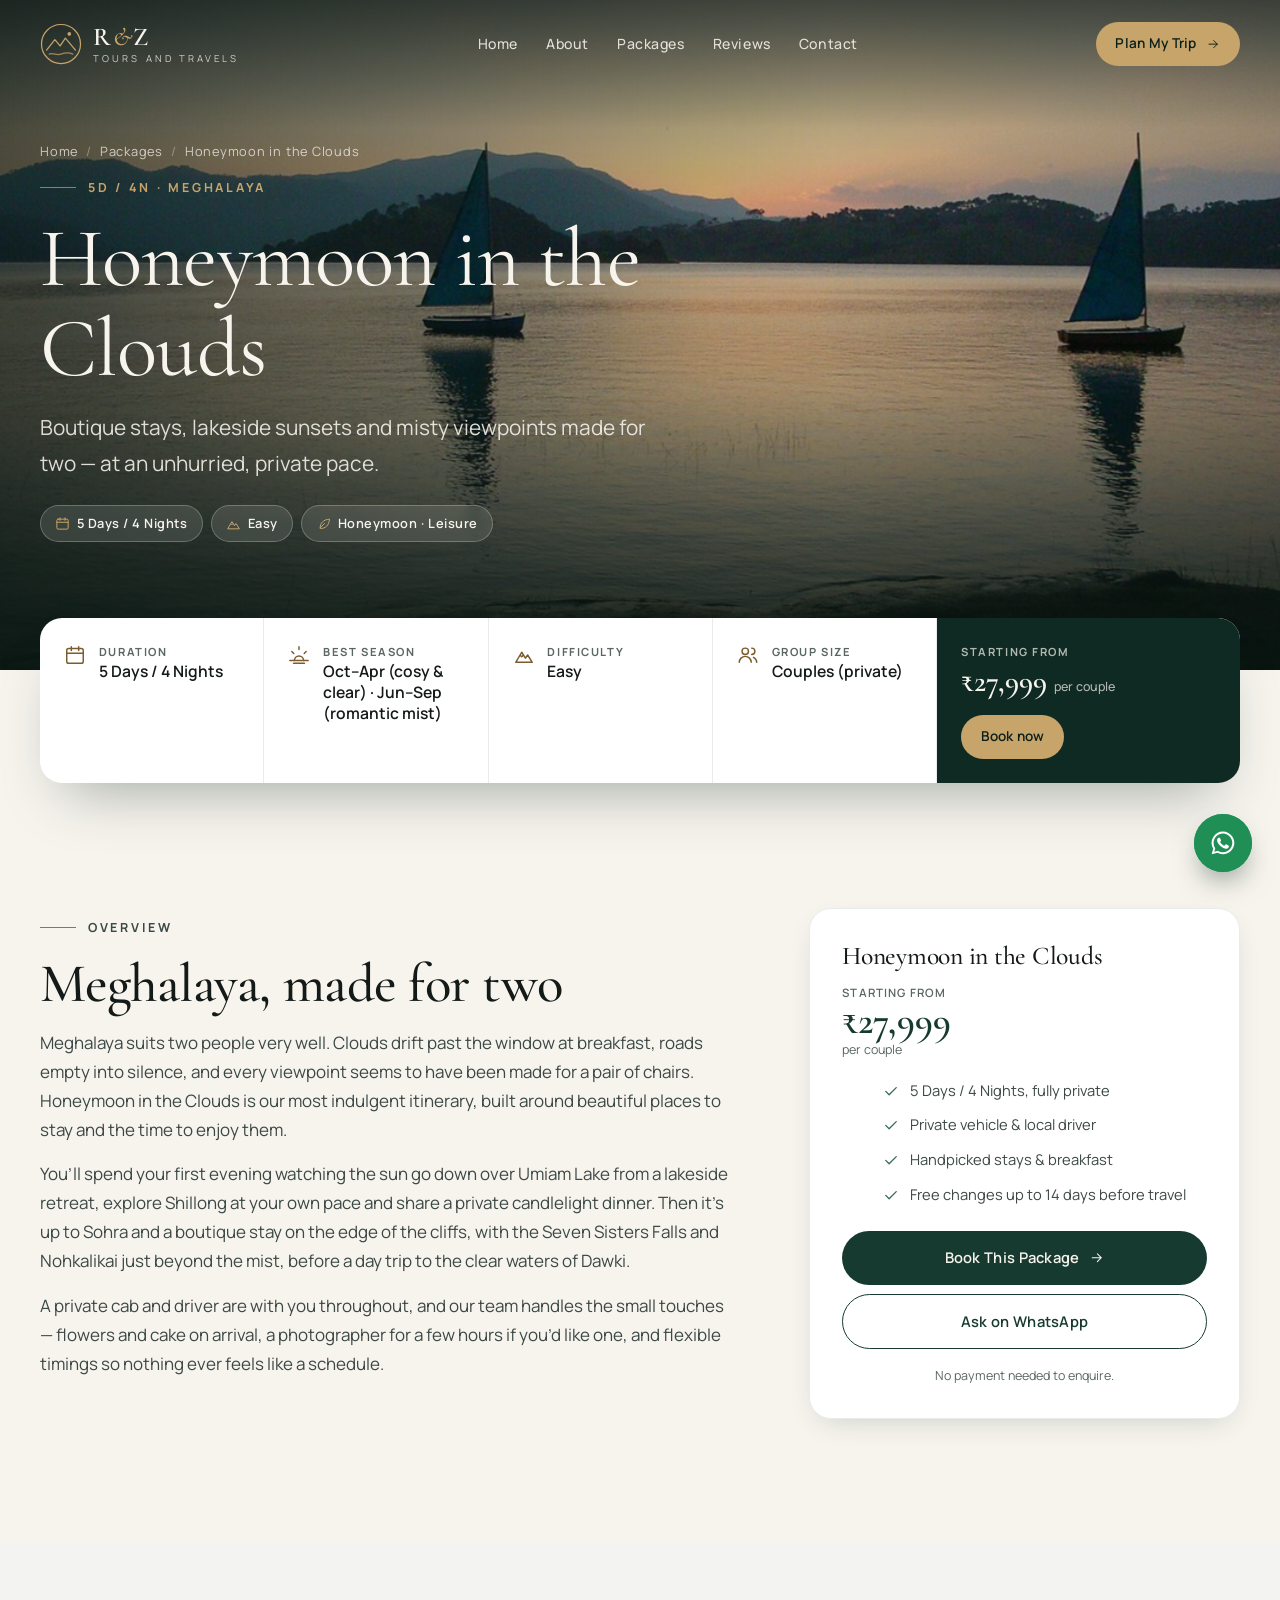
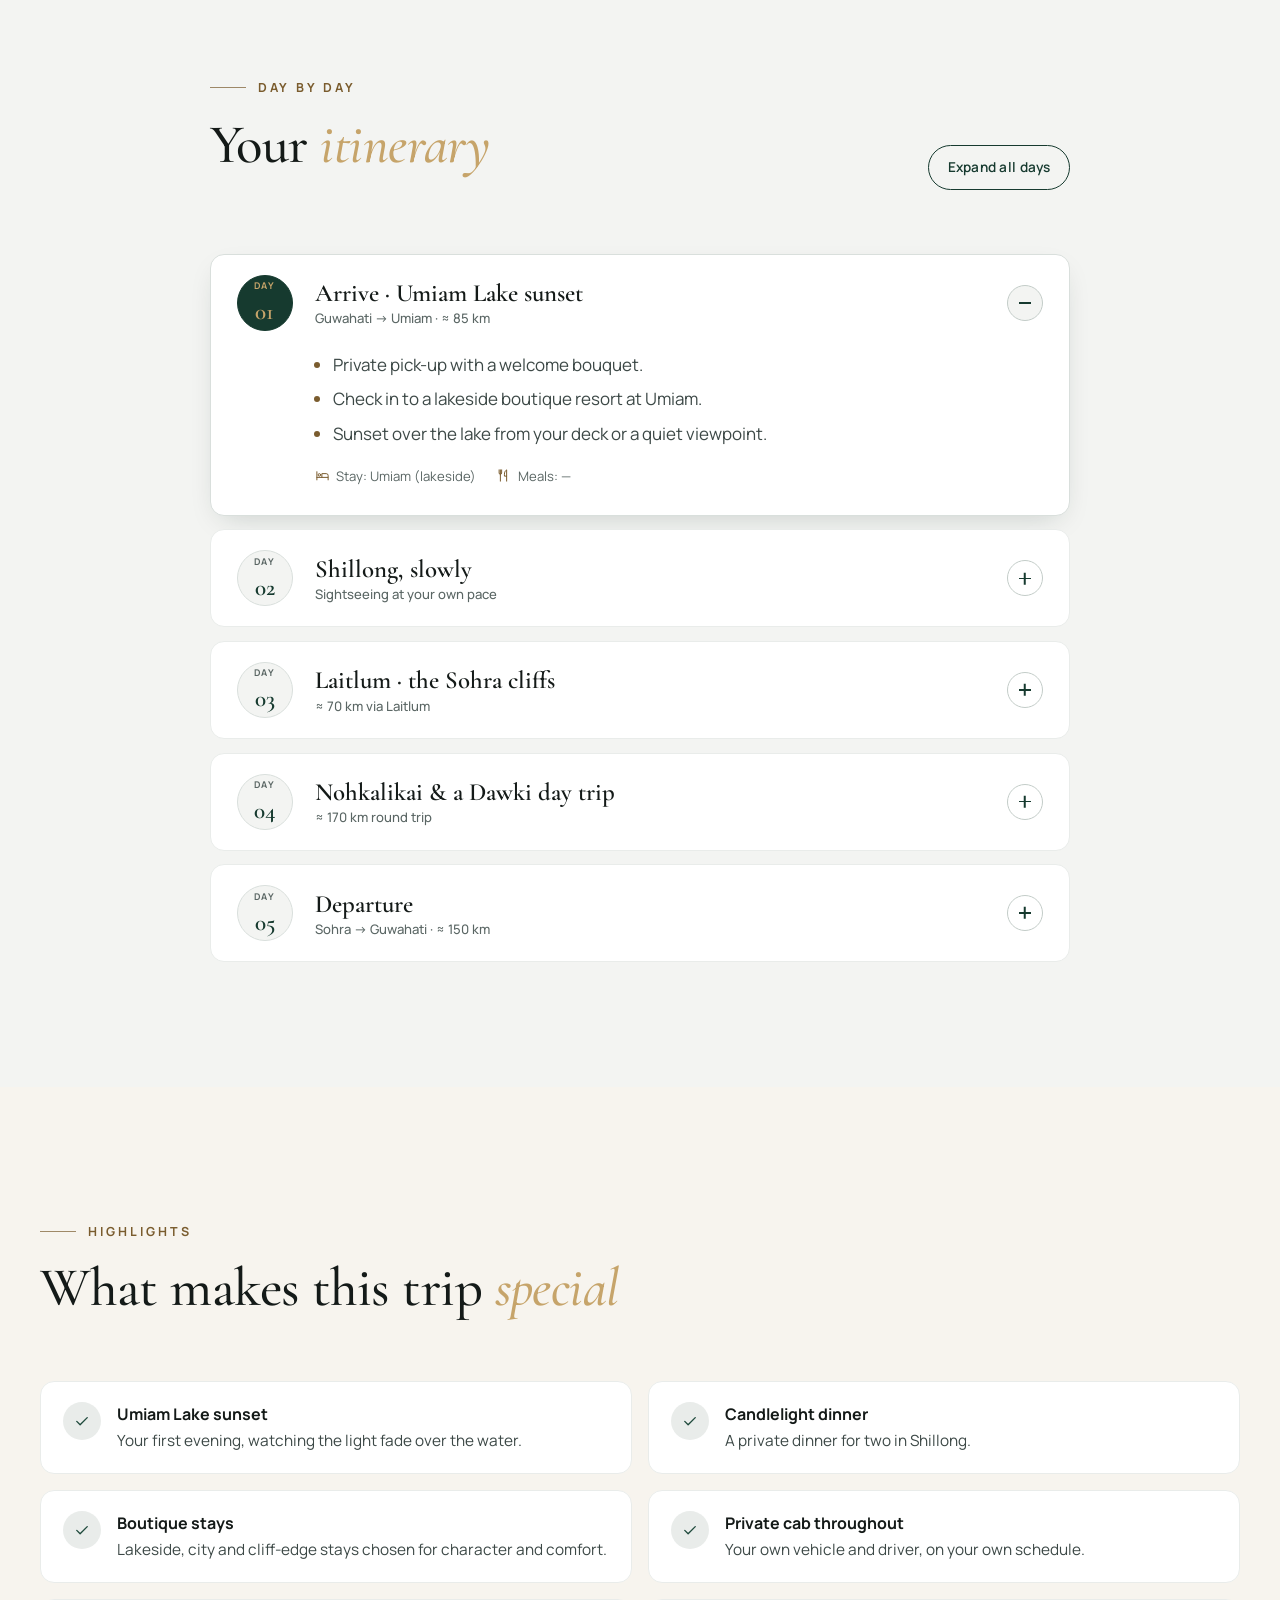
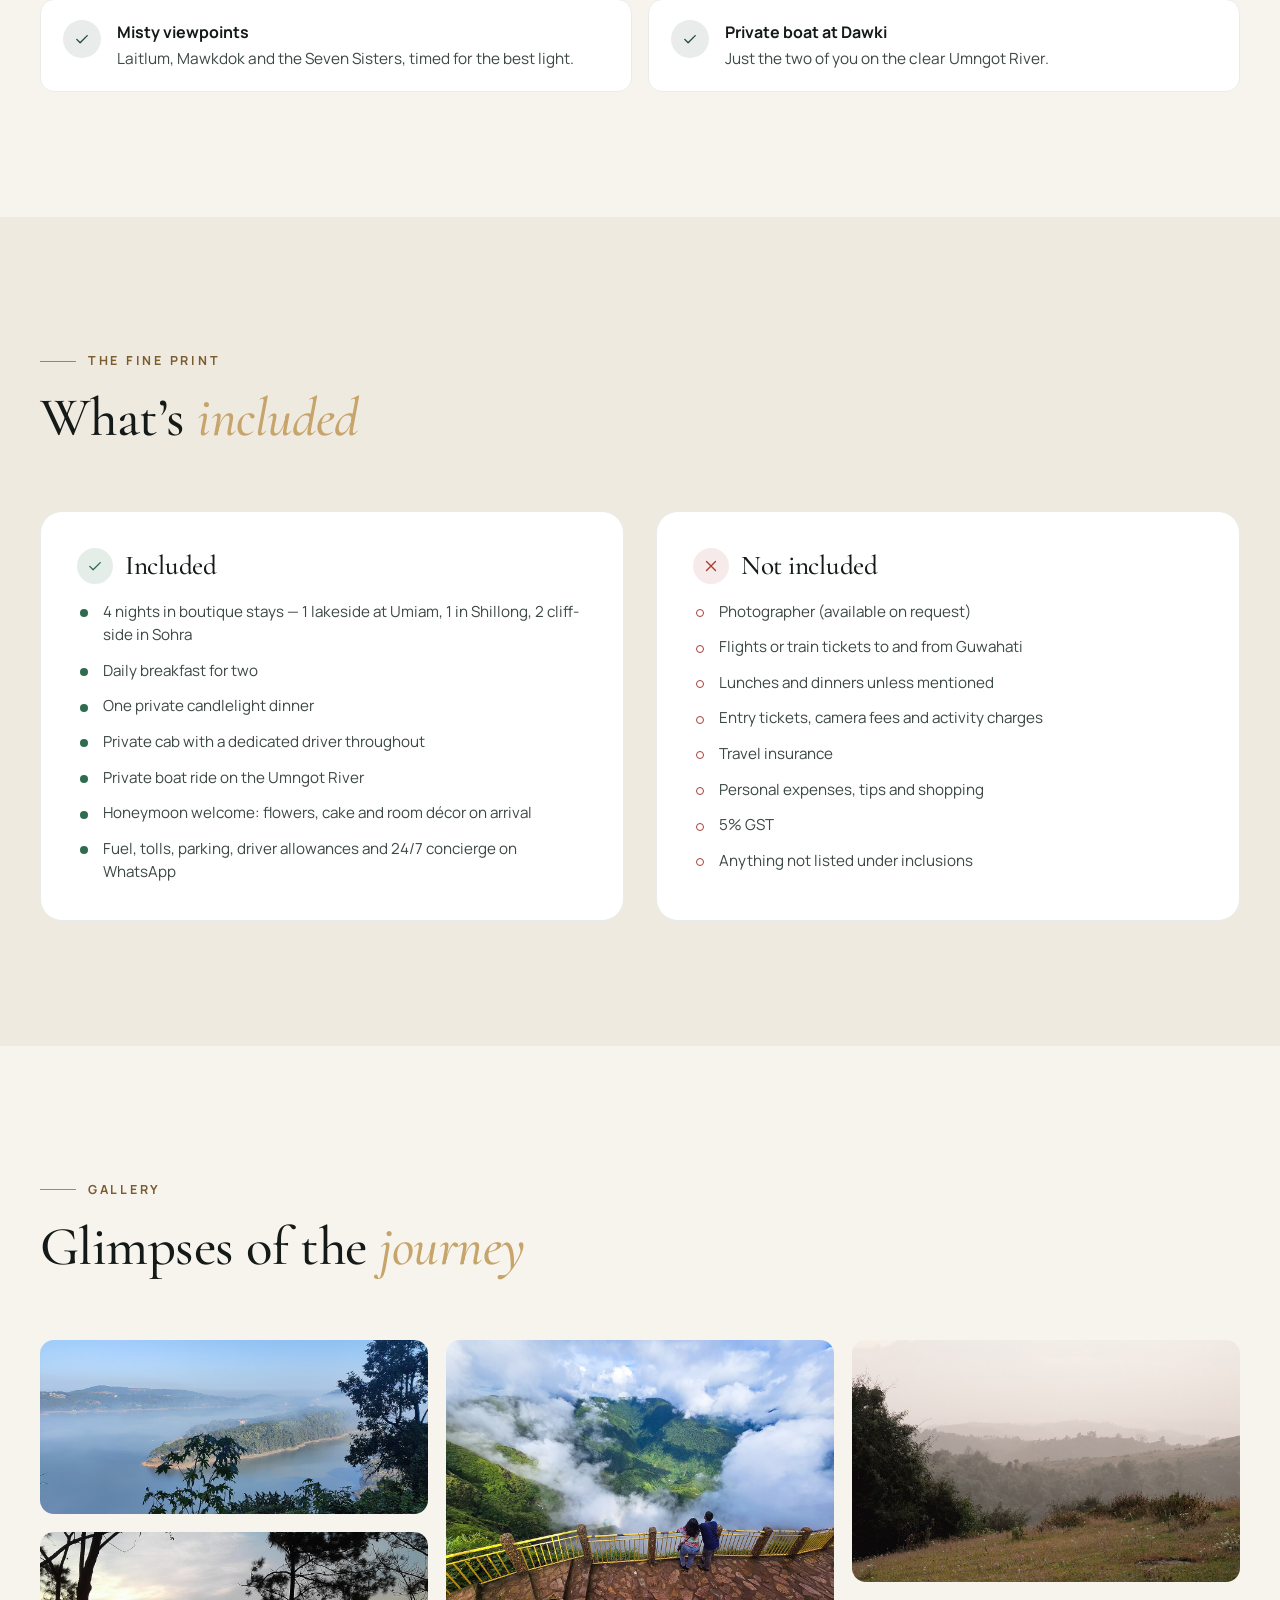
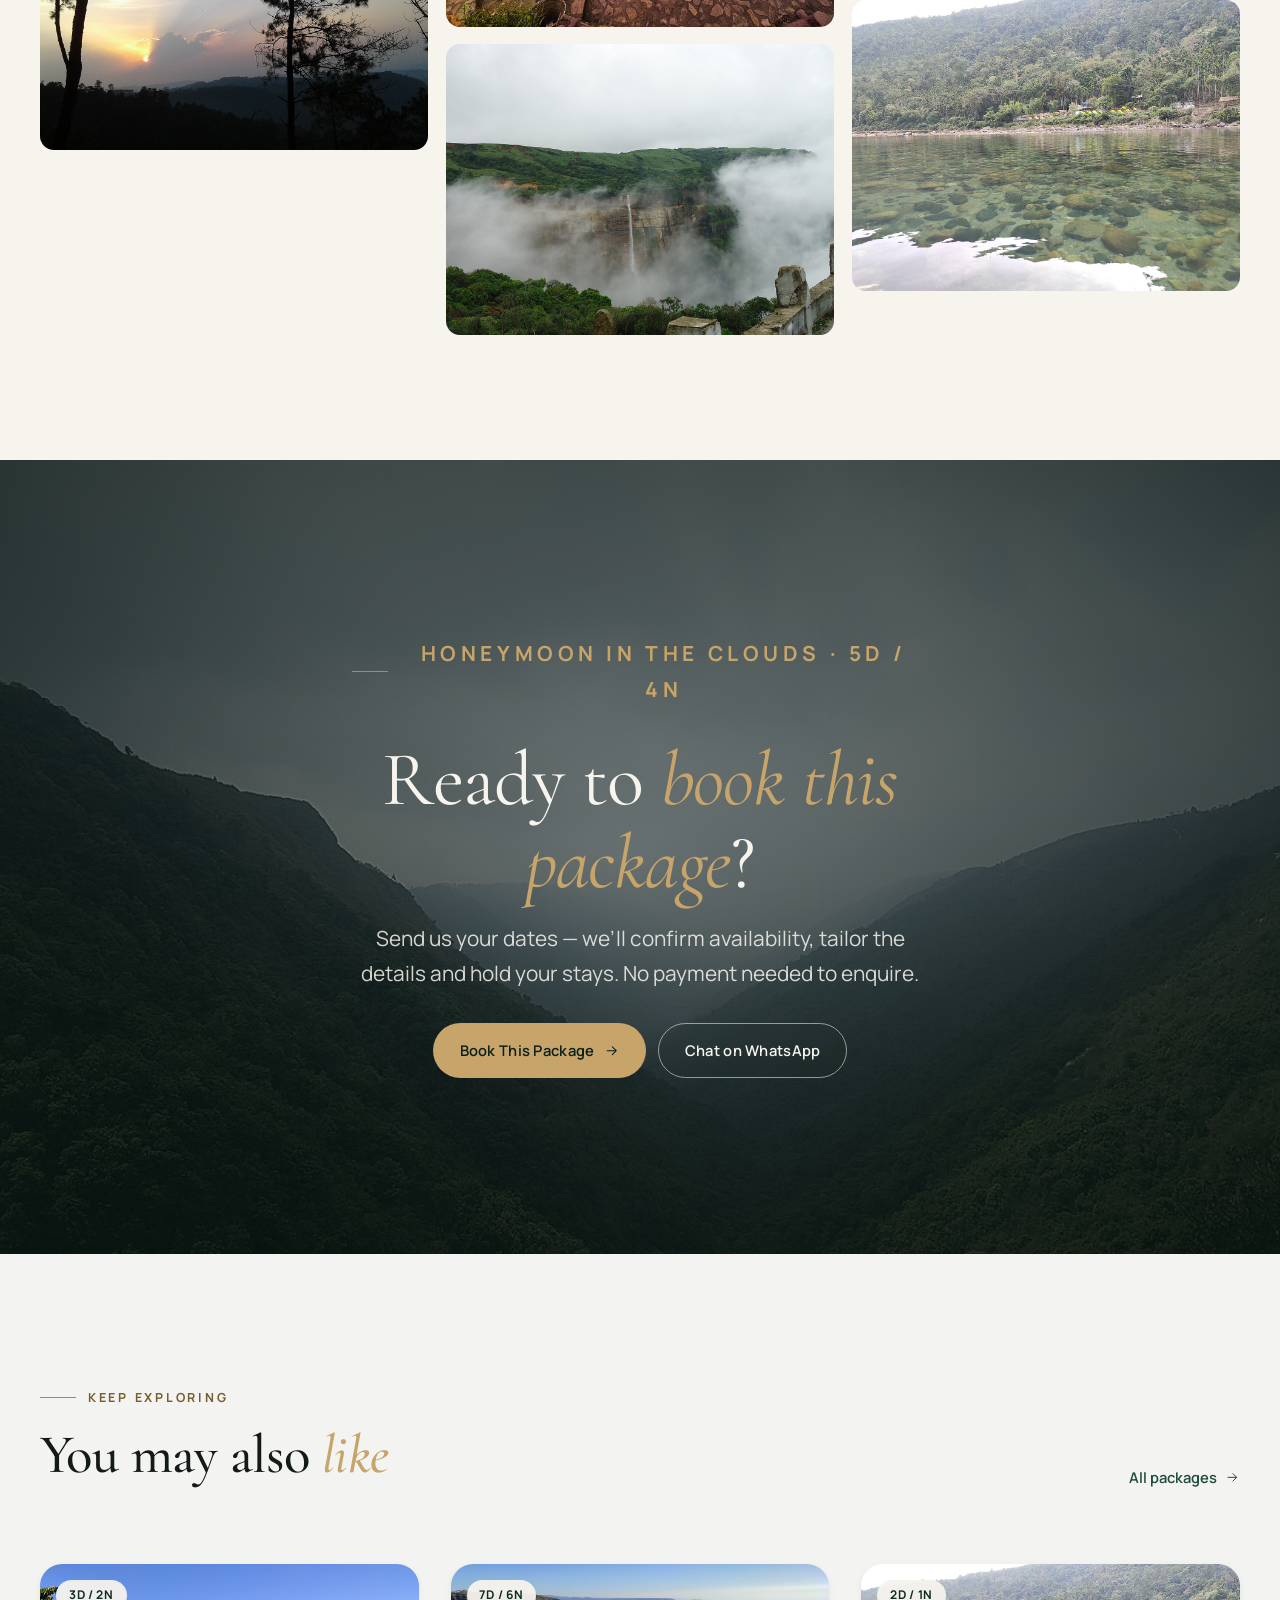
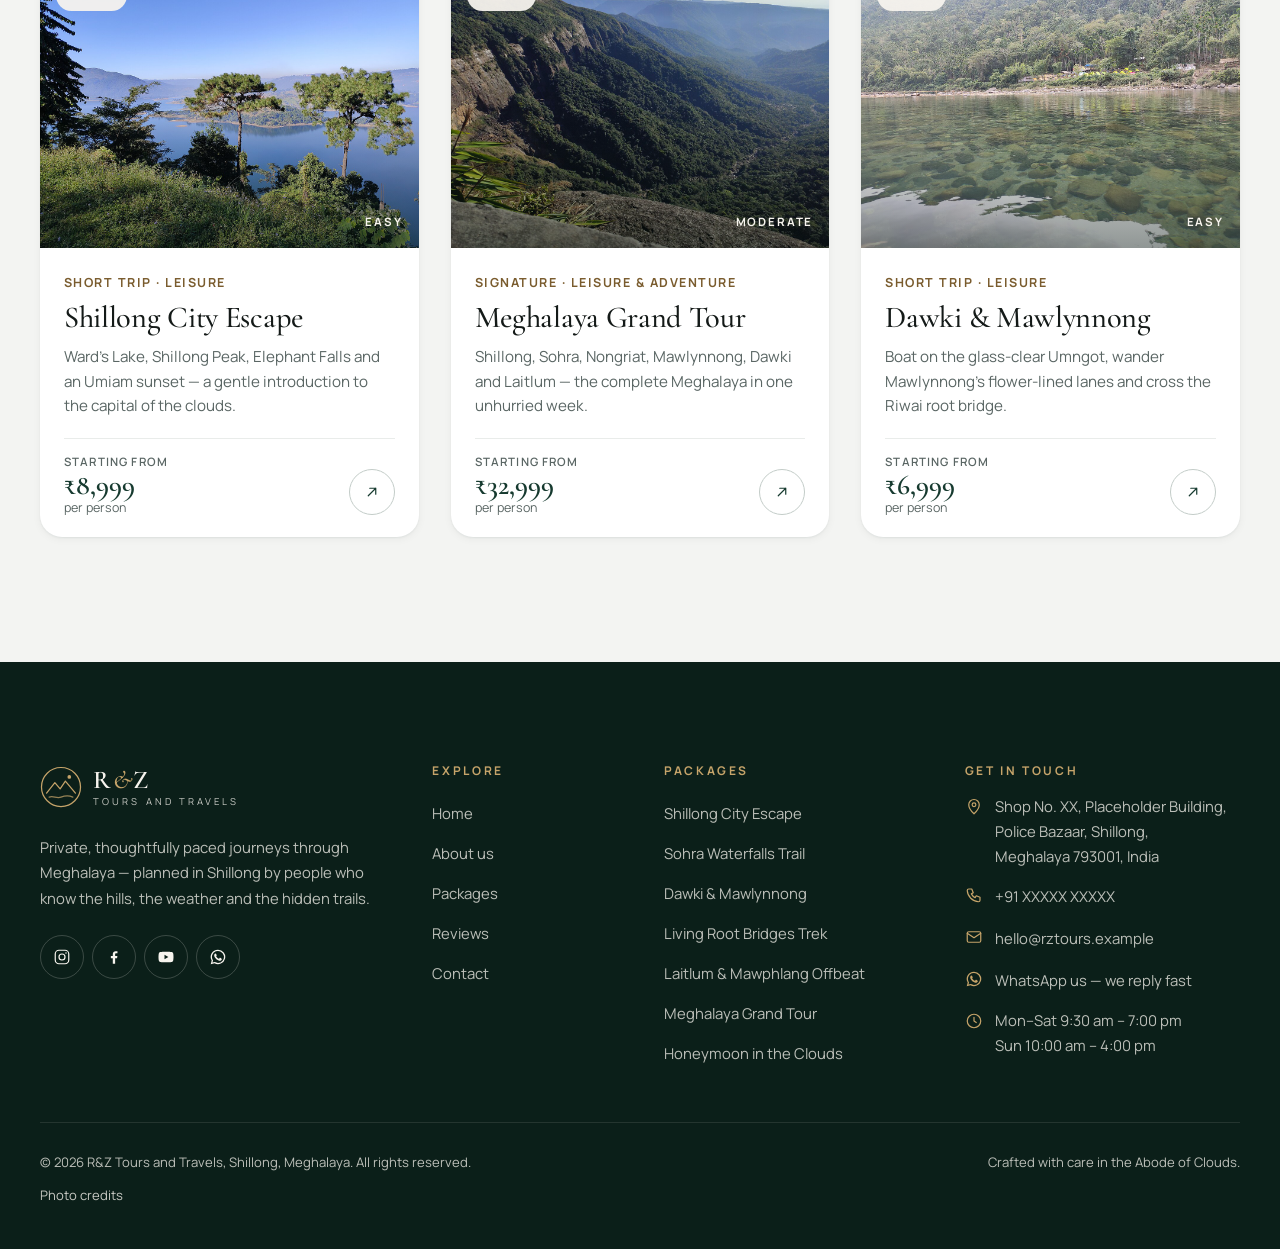
<file: packages/honeymoon-in-the-clouds.html>
<!DOCTYPE html>
<html lang="en-IN">
<head>
<meta charset="utf-8">
<meta name="viewport" content="width=device-width, initial-scale=1">
<title>Honeymoon in the Clouds — 5 Days / 4 Nights | R&amp;Z Tours and Travels</title>
<meta name="description" content="5 Days / 4 Nights Honeymoon in the Clouds tour from Shillong: Umiam sunsets, a candlelight dinner and cliff-edge stays above the clouds — Meghalaya, just for the two of you. Private vehicle, handpicked stays, from ₹27,999 per couple.">
<meta name="theme-color" content="#0f2a22">
<meta name="robots" content="index, follow">
<!-- Open Graph / social sharing (replace the example domain with your live domain) -->
<meta property="og:type" content="website">
<meta property="og:site_name" content="R&amp;Z Tours and Travels">
<meta property="og:title" content="Honeymoon in the Clouds — 5 Days / 4 Nights | R&amp;Z Tours and Travels">
<meta property="og:description" content="5 Days / 4 Nights Honeymoon in the Clouds tour from Shillong: Umiam sunsets, a candlelight dinner and cliff-edge stays above the clouds — Meghalaya, just for the two of you. Private vehicle, handpicked stays, from ₹27,999 per couple.">
<meta property="og:url" content="https://www.rztours.example/packages/honeymoon-in-the-clouds.html">
<meta property="og:image" content="https://www.rztours.example/assets/images/umiam-lake-sunset-sails-hero.jpg">
<meta property="og:locale" content="en_IN">
<meta name="twitter:card" content="summary_large_image">
<link rel="icon" type="image/svg+xml" href="data:image/svg+xml,%3Csvg%20xmlns%3D'http%3A%2F%2Fwww.w3.org%2F2000%2Fsvg'%20viewBox%3D'0%200%2048%2048'%3E%3Crect%20width%3D'48'%20height%3D'48'%20rx%3D'12'%20fill%3D'%230f2a22'%2F%3E%3Cpath%20d%3D'M8%2032l9.5-12%206%207.2%206-9L41%2032'%20fill%3D'none'%20stroke%3D'%23c6a46a'%20stroke-width%3D'3'%20stroke-linecap%3D'round'%20stroke-linejoin%3D'round'%2F%3E%3Ccircle%20cx%3D'33.5'%20cy%3D'13'%20r%3D'2.6'%20fill%3D'%23c6a46a'%2F%3E%3C%2Fsvg%3E">
<link rel="preconnect" href="https://fonts.googleapis.com">
<link rel="preconnect" href="https://fonts.gstatic.com" crossorigin>
<link rel="stylesheet" href="https://fonts.googleapis.com/css2?family=Cormorant+Garamond:ital,wght@0,400;0,500;0,600;1,400;1,500&amp;family=Manrope:wght@400;500;600;700&amp;display=swap">
<link rel="stylesheet" href="../assets/css/style.css">
<script>
  /* Runs before paint: flags JS, decides between first-visit preloader and the page-transition curtain.
     Failsafe: if main.js never loads, the page is revealed after 4s. */
  (function (h) {
    h.className += ' js';
    var first = false;
    try { first = !sessionStorage.getItem('rz-visited'); sessionStorage.setItem('rz-visited', '1'); } catch (e) {}
    var reduce = window.matchMedia && window.matchMedia('(prefers-reduced-motion: reduce)').matches;
    h.className += (first && !reduce) ? ' show-preloader' : ' pt-cover';
    setTimeout(function () { if (!window.RZ) { h.className = h.className.replace(/\b(js|pt-cover|show-preloader)\b/g, ''); } }, 4000);
  })(document.documentElement);
</script>
</head><body>
<a class="skip-link" href="#main">Skip to main content</a>

<!-- Preloader (first visit only) -->
<div class="preloader" aria-hidden="true">
  <div class="preloader__inner">
    <svg class="preloader__mark" viewBox="0 0 48 48" fill="none" stroke="currentColor" stroke-width="1.4" stroke-linecap="round" stroke-linejoin="round" aria-hidden="true"><circle cx="24" cy="24" r="22.3"/><path d="M7.5 31l9.5-12 6 7.2 6-9 11.5 13.8"/><path d="M10.5 35.6c4.4-2 8.6 1.9 13.5 0s9.2-2 13.5 0" opacity=".75"/><circle cx="33.5" cy="12.5" r="2.1" fill="currentColor" stroke="none"/></svg>
    <div class="preloader__word"><span>R&amp;Z</span></div>
    <div class="preloader__line"></div>
    <p class="preloader__sub">Tours and Travels · Shillong</p>
  </div>
</div>

<!-- Page transition curtain -->
<div class="page-transition" aria-hidden="true"><div class="page-transition__panel"><svg class="page-transition__mark" viewBox="0 0 48 48" fill="none" stroke="currentColor" stroke-width="1.4" stroke-linecap="round" stroke-linejoin="round" aria-hidden="true"><circle cx="24" cy="24" r="22.3"/><path d="M7.5 31l9.5-12 6 7.2 6-9 11.5 13.8"/><path d="M10.5 35.6c4.4-2 8.6 1.9 13.5 0s9.2-2 13.5 0" opacity=".75"/><circle cx="33.5" cy="12.5" r="2.1" fill="currentColor" stroke="none"/></svg></div></div>

<!-- ============ HEADER (identical on every page) ============ -->
<header class="site-header">
  <div class="container header__inner">
    <a class="logo" href="../index.html" aria-label="R&amp;Z Tours and Travels — home">
      <svg class="logo__mark" viewBox="0 0 48 48" fill="none" stroke="currentColor" stroke-width="1.4" stroke-linecap="round" stroke-linejoin="round" aria-hidden="true"><circle cx="24" cy="24" r="22.3"/><path d="M7.5 31l9.5-12 6 7.2 6-9 11.5 13.8"/><path d="M10.5 35.6c4.4-2 8.6 1.9 13.5 0s9.2-2 13.5 0" opacity=".75"/><circle cx="33.5" cy="12.5" r="2.1" fill="currentColor" stroke="none"/></svg>
      <span class="logo__text"><span class="logo__name">R<i>&amp;</i>Z</span><span class="logo__sub">Tours and Travels</span></span>
    </a>
    <nav class="nav" aria-label="Primary">
      <ul class="nav__list">
          <li><a class="nav__link" href="../index.html">Home</a></li>
          <li><a class="nav__link" href="../about.html">About</a></li>
          <li><a class="nav__link" href="../packages.html">Packages</a></li>
          <li><a class="nav__link" href="../reviews.html">Reviews</a></li>
          <li><a class="nav__link" href="../contact.html">Contact</a></li>
      </ul>
    </nav>
    <a class="btn btn--gold btn--sm header__cta" href="../contact.html">Plan My Trip <svg viewBox="0 0 24 24" fill="none" stroke="currentColor" stroke-width="1.6" stroke-linecap="round" stroke-linejoin="round" aria-hidden="true"><path d="M5 12h14M13 6l6 6-6 6"/></svg></a>
    <button class="menu-toggle" type="button" aria-expanded="false" aria-controls="mobile-menu" aria-label="Open menu">
      <span class="menu-toggle__box" aria-hidden="true"><span class="menu-toggle__line"></span><span class="menu-toggle__line"></span><span class="menu-toggle__line"></span></span>
    </button>
  </div>
</header>

<div class="mobile-menu" id="mobile-menu">
  <nav aria-label="Mobile">
    <ul class="mobile-menu__list">
        <li class="mobile-menu__item"><a class="mobile-menu__link" href="../index.html"><small>01</small>Home</a></li>
        <li class="mobile-menu__item"><a class="mobile-menu__link" href="../about.html"><small>02</small>About</a></li>
        <li class="mobile-menu__item"><a class="mobile-menu__link" href="../packages.html"><small>03</small>Packages</a></li>
        <li class="mobile-menu__item"><a class="mobile-menu__link" href="../reviews.html"><small>04</small>Reviews</a></li>
        <li class="mobile-menu__item"><a class="mobile-menu__link" href="../contact.html"><small>05</small>Contact</a></li>
    </ul>
  </nav>
  <div class="mobile-menu__foot">
    <a href="tel:+91XXXXXXXXXX">+91&nbsp;XXXXX&nbsp;XXXXX</a>
    <a href="mailto:hello@rztours.example">hello@rztours.example</a>
    <a href="https://wa.me/91XXXXXXXXXX" target="_blank" rel="noopener">Chat on WhatsApp</a>
  </div>
</div>
<!-- ============ /HEADER ============ -->

<main id="main">
  <section class="page-hero page-hero--overlap">
    <div class="page-hero__media" data-parallax="0.25"><img src="../assets/images/umiam-lake-sunset-sails-hero.jpg" srcset="../assets/images/umiam-lake-sunset-sails.jpg 1280w, ../assets/images/umiam-lake-sunset-sails-hero.jpg 1920w" sizes="100vw" width="1920" height="1080" alt="Two sailboats silhouetted on Umiam Lake at sunset" fetchpriority="high" decoding="async"></div>
    <div class="page-hero__overlay"></div>
    <div class="container page-hero__content">
      <nav aria-label="Breadcrumb" class="hero-fade hero-fade--1"><ol class="breadcrumb"><li><a href="../index.html">Home</a></li><li><a href="../packages.html">Packages</a></li><li><span aria-current="page">Honeymoon in the Clouds</span></li></ol></nav>
      <p class="eyebrow hero-fade hero-fade--1">5D / 4N · Meghalaya</p>
      <h1 class="page-hero__title" data-split>Honeymoon in the Clouds</h1>
      <p class="page-hero__lead hero-fade hero-fade--3">Boutique stays, lakeside sunsets and misty viewpoints made for two — at an unhurried, private pace.</p>
      <div class="hero-chips hero-fade hero-fade--4"><span class="chip"><svg viewBox="0 0 24 24" fill="none" stroke="currentColor" stroke-width="1.6" stroke-linecap="round" stroke-linejoin="round" aria-hidden="true"><rect x="3" y="5" width="18" height="16" rx="2"/><path d="M3 10h18M8 3v4M16 3v4"/></svg>5 Days / 4 Nights</span><span class="chip"><svg viewBox="0 0 24 24" fill="none" stroke="currentColor" stroke-width="1.6" stroke-linecap="round" stroke-linejoin="round" aria-hidden="true"><path d="M3 20l6.5-11 4 6.5L16 12l5 8z"/><path d="M8 12.5l1.5 1.5 1.5-1.5"/></svg>Easy</span><span class="chip"><svg viewBox="0 0 24 24" fill="none" stroke="currentColor" stroke-width="1.6" stroke-linecap="round" stroke-linejoin="round" aria-hidden="true"><path d="M5 19c0-8 5-13 15-14-1 10-6 15-14 15"/><path d="M5 19l7-7"/></svg>Honeymoon · Leisure</span></div>
    </div>
  </section>

  <!-- ===== QUICK FACTS ===== -->
  <section aria-label="Quick facts">
    <div class="container">
      <div class="facts" data-reveal>
        <div class="fact"><span class="fact__icon"><svg viewBox="0 0 24 24" fill="none" stroke="currentColor" stroke-width="1.6" stroke-linecap="round" stroke-linejoin="round" aria-hidden="true"><rect x="3" y="5" width="18" height="16" rx="2"/><path d="M3 10h18M8 3v4M16 3v4"/></svg></span><span><span class="fact__label">Duration</span><span class="fact__value">5 Days / 4 Nights</span></span></div>
        <div class="fact"><span class="fact__icon"><svg viewBox="0 0 24 24" fill="none" stroke="currentColor" stroke-width="1.6" stroke-linecap="round" stroke-linejoin="round" aria-hidden="true"><path d="M7 18a5 5 0 1110 0"/><path d="M12 3v3M4.2 8.2l2.1 2.1M19.8 8.2l-2.1 2.1M2 18h20M6 21h12"/></svg></span><span><span class="fact__label">Best season</span><span class="fact__value">Oct–Apr (cosy &amp; clear) · Jun–Sep (romantic mist)</span></span></div>
        <div class="fact"><span class="fact__icon"><svg viewBox="0 0 24 24" fill="none" stroke="currentColor" stroke-width="1.6" stroke-linecap="round" stroke-linejoin="round" aria-hidden="true"><path d="M3 20l6.5-11 4 6.5L16 12l5 8z"/><path d="M8 12.5l1.5 1.5 1.5-1.5"/></svg></span><span><span class="fact__label">Difficulty</span><span class="fact__value">Easy</span></span></div>
        <div class="fact"><span class="fact__icon"><svg viewBox="0 0 24 24" fill="none" stroke="currentColor" stroke-width="1.6" stroke-linecap="round" stroke-linejoin="round" aria-hidden="true"><circle cx="9" cy="8" r="3.5"/><path d="M2.5 20a6.5 6.5 0 0113 0"/><path d="M16 4.5a3.5 3.5 0 010 7M18 14.5a6.5 6.5 0 013.5 5.5"/></svg></span><span><span class="fact__label">Group size</span><span class="fact__value">Couples (private)</span></span></div>
        <div class="fact fact--price">
          <span><span class="fact__label">Starting from</span>
          <!-- PLACEHOLDER PRICE — update before launch -->
          <span class="fact__value">₹27,999 <small>per couple</small></span></span>
          <a class="btn btn--gold btn--sm" href="../contact.html?package=honeymoon-in-the-clouds">Book now</a>
        </div>
      </div>
    </div>
  </section>

  <!-- ===== OVERVIEW ===== -->
  <section class="section" aria-labelledby="overview-title">
    <div class="container overview">
      <div class="prose" data-reveal>
        <p class="eyebrow">Overview</p>
        <h2 id="overview-title">Meghalaya, made for two</h2>
        <p>Meghalaya suits two people very well. Clouds drift past the window at breakfast, roads empty into silence, and every viewpoint seems to have been made for a pair of chairs. Honeymoon in the Clouds is our most indulgent itinerary, built around beautiful places to stay and the time to enjoy them.</p>
        <p>You’ll spend your first evening watching the sun go down over Umiam Lake from a lakeside retreat, explore Shillong at your own pace and share a private candlelight dinner. Then it’s up to Sohra and a boutique stay on the edge of the cliffs, with the Seven Sisters Falls and Nohkalikai just beyond the mist, before a day trip to the clear waters of Dawki.</p>
        <p>A private cab and driver are with you throughout, and our team handles the small touches — flowers and cake on arrival, a photographer for a few hours if you’d like one, and flexible timings so nothing ever feels like a schedule.</p>
      </div>
      <aside class="booking-card" aria-labelledby="booking-title" data-reveal="right">
        <h3 id="booking-title">Honeymoon in the Clouds</h3>
        <!-- PLACEHOLDER PRICE — update before launch -->
              <span class="price"><small>Starting from</small><strong>₹27,999</strong><span>per couple</span></span>
        <ul>
          <li><svg viewBox="0 0 24 24" fill="none" stroke="currentColor" stroke-width="1.8" stroke-linecap="round" stroke-linejoin="round" aria-hidden="true"><path d="M5 12.5l4.5 4.5L19 7.5"/></svg><span>5 Days / 4 Nights, fully private</span></li>
          <li><svg viewBox="0 0 24 24" fill="none" stroke="currentColor" stroke-width="1.8" stroke-linecap="round" stroke-linejoin="round" aria-hidden="true"><path d="M5 12.5l4.5 4.5L19 7.5"/></svg><span>Private vehicle &amp; local driver</span></li>
          <li><svg viewBox="0 0 24 24" fill="none" stroke="currentColor" stroke-width="1.8" stroke-linecap="round" stroke-linejoin="round" aria-hidden="true"><path d="M5 12.5l4.5 4.5L19 7.5"/></svg><span>Handpicked stays &amp; breakfast</span></li>
          <li><svg viewBox="0 0 24 24" fill="none" stroke="currentColor" stroke-width="1.8" stroke-linecap="round" stroke-linejoin="round" aria-hidden="true"><path d="M5 12.5l4.5 4.5L19 7.5"/></svg><span>Free changes up to 14 days before travel</span></li>
        </ul>
        <a class="btn btn--block" href="../contact.html?package=honeymoon-in-the-clouds">Book This Package <svg viewBox="0 0 24 24" fill="none" stroke="currentColor" stroke-width="1.6" stroke-linecap="round" stroke-linejoin="round" aria-hidden="true"><path d="M5 12h14M13 6l6 6-6 6"/></svg></a>
        <a class="btn btn--outline btn--block" href="https://wa.me/91XXXXXXXXXX" target="_blank" rel="noopener">Ask on WhatsApp</a>
        <p class="booking-card__note">No payment needed to enquire.</p>
      </aside>
    </div>
  </section>

  <!-- ===== ITINERARY ===== -->
  <section class="section section--fog" aria-labelledby="itinerary-title">
    <div class="container container--narrow">
      <div class="section-head section-head--row">
        <div data-reveal>
          <p class="eyebrow">Day by day</p>
          <h2 id="itinerary-title">Your <em class="accent">itinerary</em></h2>
        </div>
        <button class="btn btn--outline btn--sm" type="button" data-acc-toggle-all="#itinerary" aria-pressed="false" data-reveal><span class="btn__label">Expand all days</span></button>
      </div>
      <div class="accordion" id="itinerary" data-accordion data-stagger="0.07">
        <div class="acc-item">
          <h3><button class="acc-trigger" type="button" id="day-1-btn" aria-expanded="true" aria-controls="day-1-panel">
            <span class="acc-day" aria-hidden="true"><small>Day</small><b>01</b></span>
            <span class="acc-title"><strong><span class="visually-hidden">Day 1: </span>Arrive · Umiam Lake sunset</strong><span>Guwahati → Umiam · ≈ 85 km</span></span>
            <span class="acc-icon" aria-hidden="true"></span>
          </button></h3>
          <section class="acc-panel" id="day-1-panel" aria-labelledby="day-1-btn">
            <ul>
              <li>Private pick-up with a welcome bouquet.</li>
              <li>Check in to a lakeside boutique resort at Umiam.</li>
              <li>Sunset over the lake from your deck or a quiet viewpoint.</li>
            </ul>
            <div class="acc-panel__meta"><span><svg viewBox="0 0 24 24" fill="none" stroke="currentColor" stroke-width="1.6" stroke-linecap="round" stroke-linejoin="round" aria-hidden="true"><path d="M3 19V6M3 15h18v4M21 15v-3a3 3 0 00-3-3h-7v6"/><circle cx="7" cy="11" r="2"/></svg>Stay: Umiam (lakeside)</span><span><svg viewBox="0 0 24 24" fill="none" stroke="currentColor" stroke-width="1.6" stroke-linecap="round" stroke-linejoin="round" aria-hidden="true"><path d="M7 3v8M5 3v5a2 2 0 004 0V3M7 11v10M17 21V3c-2.5 1.5-3.5 4-3.5 7v3H17"/></svg>Meals: —</span></div>
          </section>
        </div>
        <div class="acc-item">
          <h3><button class="acc-trigger" type="button" id="day-2-btn" aria-expanded="false" aria-controls="day-2-panel">
            <span class="acc-day" aria-hidden="true"><small>Day</small><b>02</b></span>
            <span class="acc-title"><strong><span class="visually-hidden">Day 2: </span>Shillong, slowly</strong><span>Sightseeing at your own pace</span></span>
            <span class="acc-icon" aria-hidden="true"></span>
          </button></h3>
          <section class="acc-panel" id="day-2-panel" aria-labelledby="day-2-btn">
            <ul>
              <li>Shillong Peak and Elephant Falls in the soft morning light.</li>
              <li>A stroll and paddle-boat ride on Ward’s Lake.</li>
              <li>Café-hopping in Laitumkhrah and shopping in Police Bazaar.</li>
              <li>Private candlelight dinner with Khasi and continental courses.</li>
            </ul>
            <div class="acc-panel__meta"><span><svg viewBox="0 0 24 24" fill="none" stroke="currentColor" stroke-width="1.6" stroke-linecap="round" stroke-linejoin="round" aria-hidden="true"><path d="M3 19V6M3 15h18v4M21 15v-3a3 3 0 00-3-3h-7v6"/><circle cx="7" cy="11" r="2"/></svg>Stay: Shillong (boutique)</span><span><svg viewBox="0 0 24 24" fill="none" stroke="currentColor" stroke-width="1.6" stroke-linecap="round" stroke-linejoin="round" aria-hidden="true"><path d="M7 3v8M5 3v5a2 2 0 004 0V3M7 11v10M17 21V3c-2.5 1.5-3.5 4-3.5 7v3H17"/></svg>Meals: Breakfast &amp; candlelight dinner</span></div>
          </section>
        </div>
        <div class="acc-item">
          <h3><button class="acc-trigger" type="button" id="day-3-btn" aria-expanded="false" aria-controls="day-3-panel">
            <span class="acc-day" aria-hidden="true"><small>Day</small><b>03</b></span>
            <span class="acc-title"><strong><span class="visually-hidden">Day 3: </span>Laitlum · the Sohra cliffs</strong><span>≈ 70 km via Laitlum</span></span>
            <span class="acc-icon" aria-hidden="true"></span>
          </button></h3>
          <section class="acc-panel" id="day-3-panel" aria-labelledby="day-3-btn">
            <ul>
              <li>Morning at the Laitlum Canyons — often above a sea of cloud.</li>
              <li>Mawkdok Dympep Valley viewpoint on the Sohra road.</li>
              <li>Check in to a boutique cliff-side stay in Sohra.</li>
              <li>Seven Sisters Falls at golden hour.</li>
            </ul>
            <div class="acc-panel__meta"><span><svg viewBox="0 0 24 24" fill="none" stroke="currentColor" stroke-width="1.6" stroke-linecap="round" stroke-linejoin="round" aria-hidden="true"><path d="M3 19V6M3 15h18v4M21 15v-3a3 3 0 00-3-3h-7v6"/><circle cx="7" cy="11" r="2"/></svg>Stay: Sohra (cliff-side)</span><span><svg viewBox="0 0 24 24" fill="none" stroke="currentColor" stroke-width="1.6" stroke-linecap="round" stroke-linejoin="round" aria-hidden="true"><path d="M7 3v8M5 3v5a2 2 0 004 0V3M7 11v10M17 21V3c-2.5 1.5-3.5 4-3.5 7v3H17"/></svg>Meals: Breakfast</span></div>
          </section>
        </div>
        <div class="acc-item">
          <h3><button class="acc-trigger" type="button" id="day-4-btn" aria-expanded="false" aria-controls="day-4-panel">
            <span class="acc-day" aria-hidden="true"><small>Day</small><b>04</b></span>
            <span class="acc-title"><strong><span class="visually-hidden">Day 4: </span>Nohkalikai &amp; a Dawki day trip</strong><span>≈ 170 km round trip</span></span>
            <span class="acc-icon" aria-hidden="true"></span>
          </button></h3>
          <section class="acc-panel" id="day-4-panel" aria-labelledby="day-4-btn">
            <ul>
              <li>Nohkalikai Falls viewpoint before the crowds arrive.</li>
              <li>Drive to Dawki for a private boat on the Umngot River.</li>
              <li>A quiet walk through Mawlynnong on the way back.</li>
              <li>Evening by the fire in Sohra.</li>
            </ul>
            <div class="acc-panel__meta"><span><svg viewBox="0 0 24 24" fill="none" stroke="currentColor" stroke-width="1.6" stroke-linecap="round" stroke-linejoin="round" aria-hidden="true"><path d="M3 19V6M3 15h18v4M21 15v-3a3 3 0 00-3-3h-7v6"/><circle cx="7" cy="11" r="2"/></svg>Stay: Sohra (cliff-side)</span><span><svg viewBox="0 0 24 24" fill="none" stroke="currentColor" stroke-width="1.6" stroke-linecap="round" stroke-linejoin="round" aria-hidden="true"><path d="M7 3v8M5 3v5a2 2 0 004 0V3M7 11v10M17 21V3c-2.5 1.5-3.5 4-3.5 7v3H17"/></svg>Meals: Breakfast</span></div>
          </section>
        </div>
        <div class="acc-item">
          <h3><button class="acc-trigger" type="button" id="day-5-btn" aria-expanded="false" aria-controls="day-5-panel">
            <span class="acc-day" aria-hidden="true"><small>Day</small><b>05</b></span>
            <span class="acc-title"><strong><span class="visually-hidden">Day 5: </span>Departure</strong><span>Sohra → Guwahati · ≈ 150 km</span></span>
            <span class="acc-icon" aria-hidden="true"></span>
          </button></h3>
          <section class="acc-panel" id="day-5-panel" aria-labelledby="day-5-btn">
            <ul>
              <li>A slow breakfast with a view.</li>
              <li>Mawsmai Cave or the Eco Park en route if time allows.</li>
              <li>Drop at Guwahati airport or railway station.</li>
            </ul>
            <div class="acc-panel__meta"><span><svg viewBox="0 0 24 24" fill="none" stroke="currentColor" stroke-width="1.6" stroke-linecap="round" stroke-linejoin="round" aria-hidden="true"><path d="M3 19V6M3 15h18v4M21 15v-3a3 3 0 00-3-3h-7v6"/><circle cx="7" cy="11" r="2"/></svg>Stay: —</span><span><svg viewBox="0 0 24 24" fill="none" stroke="currentColor" stroke-width="1.6" stroke-linecap="round" stroke-linejoin="round" aria-hidden="true"><path d="M7 3v8M5 3v5a2 2 0 004 0V3M7 11v10M17 21V3c-2.5 1.5-3.5 4-3.5 7v3H17"/></svg>Meals: Breakfast</span></div>
          </section>
        </div>
      </div>
    </div>
  </section>

  <!-- ===== HIGHLIGHTS ===== -->
  <section class="section" aria-labelledby="highlights-title">
    <div class="container">
      <div class="section-head" data-reveal>
        <p class="eyebrow">Highlights</p>
        <h2 id="highlights-title">What makes this trip <em class="accent">special</em></h2>
      </div>
      <ul class="highlights" data-stagger="0.07">
        <li class="highlight"><span class="highlight__icon"><svg viewBox="0 0 24 24" fill="none" stroke="currentColor" stroke-width="1.8" stroke-linecap="round" stroke-linejoin="round" aria-hidden="true"><path d="M5 12.5l4.5 4.5L19 7.5"/></svg></span><p><strong>Umiam Lake sunset</strong>Your first evening, watching the light fade over the water.</p></li>
        <li class="highlight"><span class="highlight__icon"><svg viewBox="0 0 24 24" fill="none" stroke="currentColor" stroke-width="1.8" stroke-linecap="round" stroke-linejoin="round" aria-hidden="true"><path d="M5 12.5l4.5 4.5L19 7.5"/></svg></span><p><strong>Candlelight dinner</strong>A private dinner for two in Shillong.</p></li>
        <li class="highlight"><span class="highlight__icon"><svg viewBox="0 0 24 24" fill="none" stroke="currentColor" stroke-width="1.8" stroke-linecap="round" stroke-linejoin="round" aria-hidden="true"><path d="M5 12.5l4.5 4.5L19 7.5"/></svg></span><p><strong>Boutique stays</strong>Lakeside, city and cliff-edge stays chosen for character and comfort.</p></li>
        <li class="highlight"><span class="highlight__icon"><svg viewBox="0 0 24 24" fill="none" stroke="currentColor" stroke-width="1.8" stroke-linecap="round" stroke-linejoin="round" aria-hidden="true"><path d="M5 12.5l4.5 4.5L19 7.5"/></svg></span><p><strong>Private cab throughout</strong>Your own vehicle and driver, on your own schedule.</p></li>
        <li class="highlight"><span class="highlight__icon"><svg viewBox="0 0 24 24" fill="none" stroke="currentColor" stroke-width="1.8" stroke-linecap="round" stroke-linejoin="round" aria-hidden="true"><path d="M5 12.5l4.5 4.5L19 7.5"/></svg></span><p><strong>Misty viewpoints</strong>Laitlum, Mawkdok and the Seven Sisters, timed for the best light.</p></li>
        <li class="highlight"><span class="highlight__icon"><svg viewBox="0 0 24 24" fill="none" stroke="currentColor" stroke-width="1.8" stroke-linecap="round" stroke-linejoin="round" aria-hidden="true"><path d="M5 12.5l4.5 4.5L19 7.5"/></svg></span><p><strong>Private boat at Dawki</strong>Just the two of you on the clear Umngot River.</p></li>
      </ul>
    </div>
  </section>

  <!-- ===== INCLUSIONS / EXCLUSIONS ===== -->
  <section class="section section--cream2" aria-labelledby="incl-title">
    <div class="container">
      <div class="section-head" data-reveal>
        <p class="eyebrow">The fine print</p>
        <h2 id="incl-title">What’s <em class="accent">included</em></h2>
      </div>
      <div class="incl" data-stagger="0.12">
        <div class="incl__col incl__col--yes">
          <h3><span><svg viewBox="0 0 24 24" fill="none" stroke="currentColor" stroke-width="1.8" stroke-linecap="round" stroke-linejoin="round" aria-hidden="true"><path d="M5 12.5l4.5 4.5L19 7.5"/></svg></span>Included</h3>
          <ul class="incl__list">
            <li>4 nights in boutique stays — 1 lakeside at Umiam, 1 in Shillong, 2 cliff-side in Sohra</li>
            <li>Daily breakfast for two</li>
            <li>One private candlelight dinner</li>
            <li>Private cab with a dedicated driver throughout</li>
            <li>Private boat ride on the Umngot River</li>
            <li>Honeymoon welcome: flowers, cake and room décor on arrival</li>
            <li>Fuel, tolls, parking, driver allowances and 24/7 concierge on WhatsApp</li>
          </ul>
        </div>
        <div class="incl__col incl__col--no">
          <h3><span><svg viewBox="0 0 24 24" fill="none" stroke="currentColor" stroke-width="1.8" stroke-linecap="round" stroke-linejoin="round" aria-hidden="true"><path d="M6 6l12 12M18 6L6 18"/></svg></span>Not included</h3>
          <ul class="incl__list">
            <li>Photographer (available on request)</li>
            <li>Flights or train tickets to and from Guwahati</li>
            <li>Lunches and dinners unless mentioned</li>
            <li>Entry tickets, camera fees and activity charges</li>
            <li>Travel insurance</li>
            <li>Personal expenses, tips and shopping</li>
            <li>5% GST</li>
            <li>Anything not listed under inclusions</li>
          </ul>
        </div>
      </div>
    </div>
  </section>

  <!-- ===== GALLERY ===== -->
  <section class="section" aria-labelledby="gallery-title">
    <div class="container">
      <div class="section-head" data-reveal>
        <p class="eyebrow">Gallery</p>
        <h2 id="gallery-title">Glimpses of the <em class="accent">journey</em></h2>
      </div>
      <div class="masonry" data-gallery data-stagger="0.06">
        <a class="gallery-item" href="../assets/images/umiam-lake-island.jpg" data-lightbox data-caption="Morning on Umiam Lake" data-credit="Ganesh Mohan T / CC BY-SA 4.0" data-credit-url="https://commons.wikimedia.org/wiki/File:Umiam_lake_01.jpg" data-no-transition>
          <img src="../assets/images/umiam-lake-island.jpg" width="1280" height="576" alt="A forested island in Umiam Lake on a hazy morning" loading="lazy" decoding="async">
          <span class="gallery-item__zoom" aria-hidden="true"><svg viewBox="0 0 24 24" fill="none" stroke="currentColor" stroke-width="1.6" stroke-linecap="round" stroke-linejoin="round" aria-hidden="true"><circle cx="11" cy="11" r="6.5"/><path d="M20 20l-4.2-4.2M11 8.5v5M8.5 11h5"/></svg></span>
          <span class="gallery-item__cap" aria-hidden="true">Morning on Umiam Lake</span>
          <span class="visually-hidden">Open larger image: Morning on Umiam Lake</span>
        </a>
        <a class="gallery-item" href="../assets/images/shillong-pine-sunset-hero.jpg" data-lightbox data-caption="Sunset over the pines, Shillong" data-credit="Akynehu / CC BY-SA 4.0" data-credit-url="https://commons.wikimedia.org/wiki/File:Sunset_in_Shillong,_East_Khasi_Hills,_Meghalaya.jpg" data-no-transition>
          <img src="../assets/images/shillong-pine-sunset.jpg" width="1280" height="720" alt="The sun setting behind pine trees on the hills around Shillong" loading="lazy" decoding="async">
          <span class="gallery-item__zoom" aria-hidden="true"><svg viewBox="0 0 24 24" fill="none" stroke="currentColor" stroke-width="1.6" stroke-linecap="round" stroke-linejoin="round" aria-hidden="true"><circle cx="11" cy="11" r="6.5"/><path d="M20 20l-4.2-4.2M11 8.5v5M8.5 11h5"/></svg></span>
          <span class="gallery-item__cap" aria-hidden="true">Sunset over the pines, Shillong</span>
          <span class="visually-hidden">Open larger image: Sunset over the pines, Shillong</span>
        </a>
        <a class="gallery-item" href="../assets/images/laitlum-viewpoint-clouds.jpg" data-lightbox data-caption="Above the clouds, Laitlum" data-credit="JyotiPN / CC BY-SA 4.0" data-credit-url="https://commons.wikimedia.org/wiki/File:Laitlum_in_monsoon_season.jpg" data-no-transition>
          <img src="../assets/images/laitlum-viewpoint-clouds.jpg" width="1280" height="946" alt="A couple at a railed viewpoint above clouds drifting through a green valley" loading="lazy" decoding="async">
          <span class="gallery-item__zoom" aria-hidden="true"><svg viewBox="0 0 24 24" fill="none" stroke="currentColor" stroke-width="1.6" stroke-linecap="round" stroke-linejoin="round" aria-hidden="true"><circle cx="11" cy="11" r="6.5"/><path d="M20 20l-4.2-4.2M11 8.5v5M8.5 11h5"/></svg></span>
          <span class="gallery-item__cap" aria-hidden="true">Above the clouds, Laitlum</span>
          <span class="visually-hidden">Open larger image: Above the clouds, Laitlum</span>
        </a>
        <a class="gallery-item" href="../assets/images/nohkalikai-falls-clouds-hero.jpg" data-lightbox data-caption="Nohkalikai Falls, Sohra" data-credit="JakilDedhia / CC BY-SA 4.0" data-credit-url="https://commons.wikimedia.org/wiki/File:Cherrapunji_Waterfalls_Over_the_clouds.jpg" data-no-transition>
          <img src="../assets/images/nohkalikai-falls-clouds.jpg" width="1280" height="960" alt="Nohkalikai Falls plunging from a cloud-wrapped cliff in Sohra" loading="lazy" decoding="async">
          <span class="gallery-item__zoom" aria-hidden="true"><svg viewBox="0 0 24 24" fill="none" stroke="currentColor" stroke-width="1.6" stroke-linecap="round" stroke-linejoin="round" aria-hidden="true"><circle cx="11" cy="11" r="6.5"/><path d="M20 20l-4.2-4.2M11 8.5v5M8.5 11h5"/></svg></span>
          <span class="gallery-item__cap" aria-hidden="true">Nohkalikai Falls, Sohra</span>
          <span class="visually-hidden">Open larger image: Nohkalikai Falls, Sohra</span>
        </a>
        <a class="gallery-item" href="../assets/images/khasi-hills-dusk.jpg" data-lightbox data-caption="Khasi Hills at dusk" data-credit="Timothy A. Gonsalves / CC BY-SA 4.0" data-credit-url="https://commons.wikimedia.org/wiki/File:Dusk_West_Khasi_Hills_Mawphanlur_Oct24_A7CR_04274.jpg" data-no-transition>
          <img src="../assets/images/khasi-hills-dusk.jpg" width="1280" height="800" alt="Hazy ridgelines of the Khasi Hills at dusk" loading="lazy" decoding="async">
          <span class="gallery-item__zoom" aria-hidden="true"><svg viewBox="0 0 24 24" fill="none" stroke="currentColor" stroke-width="1.6" stroke-linecap="round" stroke-linejoin="round" aria-hidden="true"><circle cx="11" cy="11" r="6.5"/><path d="M20 20l-4.2-4.2M11 8.5v5M8.5 11h5"/></svg></span>
          <span class="gallery-item__cap" aria-hidden="true">Khasi Hills at dusk</span>
          <span class="visually-hidden">Open larger image: Khasi Hills at dusk</span>
        </a>
        <a class="gallery-item" href="../assets/images/umngot-river-clear-water.jpg" data-lightbox data-caption="The clear Umngot River, Dawki" data-credit="ANKAN / CC BY-SA 4.0" data-credit-url="https://commons.wikimedia.org/wiki/File:Clear_Water_of_Umngot_River.jpg" data-no-transition>
          <img src="../assets/images/umngot-river-clear-water.jpg" width="1280" height="960" alt="Pebbles clearly visible through the glassy water of the Umngot River" loading="lazy" decoding="async">
          <span class="gallery-item__zoom" aria-hidden="true"><svg viewBox="0 0 24 24" fill="none" stroke="currentColor" stroke-width="1.6" stroke-linecap="round" stroke-linejoin="round" aria-hidden="true"><circle cx="11" cy="11" r="6.5"/><path d="M20 20l-4.2-4.2M11 8.5v5M8.5 11h5"/></svg></span>
          <span class="gallery-item__cap" aria-hidden="true">The clear Umngot River, Dawki</span>
          <span class="visually-hidden">Open larger image: The clear Umngot River, Dawki</span>
        </a>
      </div>
    </div>
  </section>

  <section class="cta-band" aria-labelledby="cta-title">
    <div class="cta-band__media" data-parallax="0.15"><img src="../assets/images/sohra-misty-valley-hero.jpg" srcset="../assets/images/sohra-misty-valley.jpg 1280w, ../assets/images/sohra-misty-valley-hero.jpg 1920w" sizes="100vw" width="1920" height="1440" alt="" loading="lazy" decoding="async"></div>
    <div class="container" data-reveal>
      <p class="eyebrow">Honeymoon in the Clouds · 5D / 4N</p>
      <h2 id="cta-title">Ready to <em>book this package</em>?</h2>
      <p>Send us your dates — we’ll confirm availability, tailor the details and hold your stays. No payment needed to enquire.</p>
      <div class="cta-band__actions">
        <a class="btn btn--gold" href="../contact.html?package=honeymoon-in-the-clouds">Book This Package <svg viewBox="0 0 24 24" fill="none" stroke="currentColor" stroke-width="1.6" stroke-linecap="round" stroke-linejoin="round" aria-hidden="true"><path d="M5 12h14M13 6l6 6-6 6"/></svg></a>
        <a class="btn btn--ghost" href="https://wa.me/91XXXXXXXXXX" target="_blank" rel="noopener">Chat on WhatsApp</a>
      </div>
    </div>
  </section>

  <!-- ===== RELATED ===== -->
  <section class="section section--fog" aria-labelledby="related-title">
    <div class="container">
      <div class="section-head section-head--row">
        <div data-reveal>
          <p class="eyebrow">Keep exploring</p>
          <h2 id="related-title">You may also <em class="accent">like</em></h2>
        </div>
        <a class="link-arrow" href="../packages.html" data-reveal>All packages <svg viewBox="0 0 24 24" fill="none" stroke="currentColor" stroke-width="1.6" stroke-linecap="round" stroke-linejoin="round" aria-hidden="true"><path d="M5 12h14M13 6l6 6-6 6"/></svg></a>
      </div>
      <div class="pkg-grid" data-stagger="0.1">
        <article class="pkg-card" data-category="short leisure">
          <a class="pkg-card__link" href="../packages/shillong-city-escape.html">
            <div class="pkg-card__media">
              <img src="../assets/images/umiam-lake-pines.jpg" width="1280" height="960" alt="Pine trees framing Umiam Lake under a clear blue sky" loading="lazy" decoding="async">
              <span class="pkg-card__badge">3D / 2N</span>
              <span class="pkg-card__tag">Easy</span>
            </div>
            <div class="pkg-card__body">
              <p class="pkg-card__meta">Short trip · Leisure</p>
              <h3 class="pkg-card__title">Shillong City Escape</h3>
              <p class="pkg-card__teaser">Ward’s Lake, Shillong Peak, Elephant Falls and an Umiam sunset — a gentle introduction to the capital of the clouds.</p>
              <div class="pkg-card__foot">
              <!-- PLACEHOLDER PRICE — update before launch -->
              <span class="price"><small>Starting from</small><strong>₹8,999</strong><span>per person</span></span>
                <span class="pkg-card__cta" aria-hidden="true"><svg viewBox="0 0 24 24" fill="none" stroke="currentColor" stroke-width="1.6" stroke-linecap="round" stroke-linejoin="round" aria-hidden="true"><path d="M7 17L17 7M9 7h8v8"/></svg></span>
              </div>
            </div>
          </a>
        </article>
        <article class="pkg-card" data-category="leisure adventure">
          <a class="pkg-card__link" href="../packages/meghalaya-grand-tour.html">
            <div class="pkg-card__media">
              <img src="../assets/images/sohra-cliffs-green.jpg" width="1280" height="960" alt="Steep forested cliffs and valleys near Sohra" loading="lazy" decoding="async">
              <span class="pkg-card__badge">7D / 6N</span>
              <span class="pkg-card__tag">Moderate</span>
            </div>
            <div class="pkg-card__body">
              <p class="pkg-card__meta">Signature · Leisure &amp; Adventure</p>
              <h3 class="pkg-card__title">Meghalaya Grand Tour</h3>
              <p class="pkg-card__teaser">Shillong, Sohra, Nongriat, Mawlynnong, Dawki and Laitlum — the complete Meghalaya in one unhurried week.</p>
              <div class="pkg-card__foot">
              <!-- PLACEHOLDER PRICE — update before launch -->
              <span class="price"><small>Starting from</small><strong>₹32,999</strong><span>per person</span></span>
                <span class="pkg-card__cta" aria-hidden="true"><svg viewBox="0 0 24 24" fill="none" stroke="currentColor" stroke-width="1.6" stroke-linecap="round" stroke-linejoin="round" aria-hidden="true"><path d="M7 17L17 7M9 7h8v8"/></svg></span>
              </div>
            </div>
          </a>
        </article>
        <article class="pkg-card" data-category="short leisure">
          <a class="pkg-card__link" href="../packages/dawki-mawlynnong.html">
            <div class="pkg-card__media">
              <img src="../assets/images/umngot-river-clear-water.jpg" width="1280" height="960" alt="Pebbles clearly visible through the glassy water of the Umngot River" loading="lazy" decoding="async">
              <span class="pkg-card__badge">2D / 1N</span>
              <span class="pkg-card__tag">Easy</span>
            </div>
            <div class="pkg-card__body">
              <p class="pkg-card__meta">Short trip · Leisure</p>
              <h3 class="pkg-card__title">Dawki &amp; Mawlynnong</h3>
              <p class="pkg-card__teaser">Boat on the glass-clear Umngot, wander Mawlynnong’s flower-lined lanes and cross the Riwai root bridge.</p>
              <div class="pkg-card__foot">
              <!-- PLACEHOLDER PRICE — update before launch -->
              <span class="price"><small>Starting from</small><strong>₹6,999</strong><span>per person</span></span>
                <span class="pkg-card__cta" aria-hidden="true"><svg viewBox="0 0 24 24" fill="none" stroke="currentColor" stroke-width="1.6" stroke-linecap="round" stroke-linejoin="round" aria-hidden="true"><path d="M7 17L17 7M9 7h8v8"/></svg></span>
              </div>
            </div>
          </a>
        </article>
      </div>
    </div>
  </section>
</main>
<!-- ============ FOOTER (identical on every page) ============ -->
<footer class="site-footer">
  <div class="container">
    <div class="footer__top">
      <div class="footer__brand">
        <a class="logo" href="../index.html" aria-label="R&amp;Z Tours and Travels — home">
          <svg class="logo__mark" viewBox="0 0 48 48" fill="none" stroke="currentColor" stroke-width="1.4" stroke-linecap="round" stroke-linejoin="round" aria-hidden="true"><circle cx="24" cy="24" r="22.3"/><path d="M7.5 31l9.5-12 6 7.2 6-9 11.5 13.8"/><path d="M10.5 35.6c4.4-2 8.6 1.9 13.5 0s9.2-2 13.5 0" opacity=".75"/><circle cx="33.5" cy="12.5" r="2.1" fill="currentColor" stroke="none"/></svg>
          <span class="logo__text"><span class="logo__name">R<i>&amp;</i>Z</span><span class="logo__sub">Tours and Travels</span></span>
        </a>
        <p>Private, thoughtfully paced journeys through Meghalaya — planned in Shillong by people who know the hills, the weather and the hidden trails.</p>
        <div class="socials">
          <!-- PLACEHOLDER social links — replace with your real profiles -->
          <a href="https://www.instagram.com/" target="_blank" rel="noopener" aria-label="R&amp;Z on Instagram"><svg viewBox="0 0 24 24" fill="none" stroke="currentColor" stroke-width="1.6" aria-hidden="true"><rect x="3" y="3" width="18" height="18" rx="5"/><circle cx="12" cy="12" r="4"/><circle cx="17.3" cy="6.7" r="1" fill="currentColor" stroke="none"/></svg></a>
          <a href="https://www.facebook.com/" target="_blank" rel="noopener" aria-label="R&amp;Z on Facebook"><svg viewBox="0 0 24 24" fill="currentColor" aria-hidden="true"><path d="M13.5 21v-7.5h2.6l.4-3h-3V8.6c0-.9.3-1.5 1.5-1.5h1.6V4.4c-.3 0-1.2-.1-2.3-.1-2.3 0-3.9 1.4-3.9 4v2.2H7.8v3h2.6V21z"/></svg></a>
          <a href="https://www.youtube.com/" target="_blank" rel="noopener" aria-label="R&amp;Z on YouTube"><svg viewBox="0 0 24 24" fill="currentColor" aria-hidden="true"><path d="M21.6 7.2a2.5 2.5 0 00-1.8-1.8C18.2 5 12 5 12 5s-6.2 0-7.8.4a2.5 2.5 0 00-1.8 1.8C2 8.8 2 12 2 12s0 3.2.4 4.8a2.5 2.5 0 001.8 1.8C5.8 19 12 19 12 19s6.2 0 7.8-.4a2.5 2.5 0 001.8-1.8c.4-1.6.4-4.8.4-4.8s0-3.2-.4-4.8zM10 15V9l5.2 3z"/></svg></a>
          <a href="https://wa.me/91XXXXXXXXXX" target="_blank" rel="noopener" aria-label="Chat with R&amp;Z on WhatsApp"><svg viewBox="0 0 24 24" fill="currentColor" aria-hidden="true"><path d="M12 2.2A9.7 9.7 0 003.6 16.8L2.3 21.7l5-1.3A9.7 9.7 0 1012 2.2zm0 17.7a8 8 0 01-4.1-1.1l-.3-.2-3 .8.8-2.9-.2-.3A8 8 0 1112 19.9zm4.4-6c-.2-.1-1.4-.7-1.7-.8-.2-.1-.4-.1-.5.1l-.8 1c-.1.2-.3.2-.5.1a6.6 6.6 0 01-3.3-2.9c-.2-.4.2-.4.7-1.3.1-.2 0-.3 0-.4l-.8-1.8c-.2-.5-.4-.4-.5-.4h-.5a.9.9 0 00-.7.3 2.8 2.8 0 00-.9 2.1 4.9 4.9 0 001 2.6 11.2 11.2 0 004.3 3.8c1.6.7 2.2.7 3 .6a2.6 2.6 0 001.7-1.2 2.1 2.1 0 00.1-1.2c0-.1-.2-.2-.5-.3z"/></svg></a>
        </div>
      </div>
      <div>
        <h2 class="footer__title">Explore</h2>
        <ul class="footer__links">
          <li><a href="../index.html">Home</a></li>
          <li><a href="../about.html">About us</a></li>
          <li><a href="../packages.html">Packages</a></li>
          <li><a href="../reviews.html">Reviews</a></li>
          <li><a href="../contact.html">Contact</a></li>
        </ul>
      </div>
      <div>
        <h2 class="footer__title">Packages</h2>
        <ul class="footer__links">
          <li><a href="../packages/shillong-city-escape.html">Shillong City Escape</a></li>
          <li><a href="../packages/sohra-waterfalls-trail.html">Sohra Waterfalls Trail</a></li>
          <li><a href="../packages/dawki-mawlynnong.html">Dawki &amp; Mawlynnong</a></li>
          <li><a href="../packages/living-root-bridges-trek.html">Living Root Bridges Trek</a></li>
          <li><a href="../packages/laitlum-mawphlang-offbeat.html">Laitlum &amp; Mawphlang Offbeat</a></li>
          <li><a href="../packages/meghalaya-grand-tour.html">Meghalaya Grand Tour</a></li>
          <li><a href="../packages/honeymoon-in-the-clouds.html">Honeymoon in the Clouds</a></li>
        </ul>
      </div>
      <div>
        <h2 class="footer__title">Get in touch</h2>
        <!-- PLACEHOLDER contact details — replace before launch -->
        <ul class="footer__contact">
          <li><svg viewBox="0 0 24 24" fill="none" stroke="currentColor" stroke-width="1.6" stroke-linecap="round" stroke-linejoin="round" aria-hidden="true"><path d="M12 21s-7-6.2-7-12a7 7 0 0114 0c0 5.8-7 12-7 12z"/><circle cx="12" cy="9" r="2.5"/></svg><span>Shop No. XX, Placeholder Building,<br>Police Bazaar, Shillong,<br>Meghalaya 793001, India</span></li>
          <li><svg viewBox="0 0 24 24" fill="none" stroke="currentColor" stroke-width="1.6" stroke-linecap="round" stroke-linejoin="round" aria-hidden="true"><path d="M5 4h4l2 5-2.5 1.5a11 11 0 005 5L15 13l5 2v4a2 2 0 01-2 2A16 16 0 013 6a2 2 0 012-2"/></svg><a href="tel:+91XXXXXXXXXX">+91&nbsp;XXXXX&nbsp;XXXXX</a></li>
          <li><svg viewBox="0 0 24 24" fill="none" stroke="currentColor" stroke-width="1.6" stroke-linecap="round" stroke-linejoin="round" aria-hidden="true"><rect x="3" y="5" width="18" height="14" rx="2"/><path d="M3 7l9 6 9-6"/></svg><a href="mailto:hello@rztours.example">hello@rztours.example</a></li>
          <li><svg viewBox="0 0 24 24" fill="currentColor" aria-hidden="true"><path d="M12 2.2A9.7 9.7 0 003.6 16.8L2.3 21.7l5-1.3A9.7 9.7 0 1012 2.2zm0 17.7a8 8 0 01-4.1-1.1l-.3-.2-3 .8.8-2.9-.2-.3A8 8 0 1112 19.9zm4.4-6c-.2-.1-1.4-.7-1.7-.8-.2-.1-.4-.1-.5.1l-.8 1c-.1.2-.3.2-.5.1a6.6 6.6 0 01-3.3-2.9c-.2-.4.2-.4.7-1.3.1-.2 0-.3 0-.4l-.8-1.8c-.2-.5-.4-.4-.5-.4h-.5a.9.9 0 00-.7.3 2.8 2.8 0 00-.9 2.1 4.9 4.9 0 001 2.6 11.2 11.2 0 004.3 3.8c1.6.7 2.2.7 3 .6a2.6 2.6 0 001.7-1.2 2.1 2.1 0 00.1-1.2c0-.1-.2-.2-.5-.3z"/></svg><a href="https://wa.me/91XXXXXXXXXX" target="_blank" rel="noopener">WhatsApp us — we reply fast</a></li>
          <li><svg viewBox="0 0 24 24" fill="none" stroke="currentColor" stroke-width="1.6" stroke-linecap="round" stroke-linejoin="round" aria-hidden="true"><circle cx="12" cy="12" r="9"/><path d="M12 7v5l3 2"/></svg><span>Mon–Sat 9:30 am – 7:00 pm<br>Sun 10:00 am – 4:00 pm</span></li>
        </ul>
      </div>
    </div>
    <div class="footer__bottom">
      <div>
        <p>© <span data-year>2026</span> R&amp;Z Tours and Travels, Shillong, Meghalaya. All rights reserved.</p>
        <details class="credits">
          <summary>Photo credits</summary>
          <p>Photographs from Wikimedia Commons, used under their respective Creative Commons licences (CC BY, CC BY-SA) or dedicated to the public domain (CC0). Images were resized; no other changes were made. <a href="https://commons.wikimedia.org/wiki/File:Cherrapunji_Waterfalls_Over_the_clouds.jpg" target="_blank" rel="noopener">Nohkalikai Falls, Sohra</a> — JakilDedhia (CC BY-SA 4.0); <a href="https://commons.wikimedia.org/wiki/File:Umiam_Lake,_Shillong,_Meghalaya.jpg" target="_blank" rel="noopener">Umiam Lake, Ri-Bhoi</a> — Prof. Vikramjit Kakati (CC BY-SA 4.0); <a href="https://commons.wikimedia.org/wiki/File:Laitlum_Canyon_(4).jpg" target="_blank" rel="noopener">Laitlum Canyons, East Khasi Hills</a> — ANKAN (CC BY-SA 4.0); <a href="https://commons.wikimedia.org/wiki/File:View_from_Mawkdok_Dympep_Valley_View_Point,_Cherrapunji,_Meghalaya,_India_in_April_2017.jpg" target="_blank" rel="noopener">Mawkdok Dympep Valley, Sohra</a> — BroKholi94 (CC BY-SA 4.0); <a href="https://commons.wikimedia.org/wiki/File:Seven_Sisters_Falls.jpg" target="_blank" rel="noopener">Seven Sisters Falls, Sohra</a> — Trideep Dutta Photography (CC BY-SA 4.0); <a href="https://commons.wikimedia.org/wiki/File:Dawn_West_Khasi_Hills_Mawphanlur_Oct24_A7CR_04276.jpg" target="_blank" rel="noopener">West Khasi Hills at dawn</a> — Timothy A. Gonsalves (CC BY-SA 4.0); <a href="https://commons.wikimedia.org/wiki/File:Sunset_in_Shillong,_East_Khasi_Hills,_Meghalaya.jpg" target="_blank" rel="noopener">Sunset over the pines, Shillong</a> — Akynehu (CC BY-SA 4.0); <a href="https://commons.wikimedia.org/wiki/File:Umngot_River_View.jpg" target="_blank" rel="noopener">Umngot River, Dawki</a> — ANKAN (CC BY-SA 4.0); <a href="https://commons.wikimedia.org/wiki/File:Double_decker_living_root_bridge_01.jpg" target="_blank" rel="noopener">Double Decker Root Bridge, Nongriat</a> — Chiranjeeb Baul (CC BY-SA 4.0); <a href="https://commons.wikimedia.org/wiki/File:Umiam_Lake.jpg" target="_blank" rel="noopener">Sails at sunset, Umiam Lake</a> — Gargi Gore (CC BY-SA 4.0); <a href="https://commons.wikimedia.org/wiki/File:Umiam_Lake_from_View_Point.jpg" target="_blank" rel="noopener">Umiam Lake</a> — ANKAN (CC BY-SA 4.0); <a href="https://commons.wikimedia.org/wiki/File:Laitlum_in_monsoon_season.jpg" target="_blank" rel="noopener">Above the clouds, Laitlum</a> — JyotiPN (CC BY-SA 4.0); <a href="https://commons.wikimedia.org/wiki/File:NohKaLikai_Falls_V2_Wiki.jpg" target="_blank" rel="noopener">Nohkalikai Falls and its plunge pool</a> — Vikramjit Kakati (CC BY-SA 4.0); <a href="https://commons.wikimedia.org/wiki/File:Clear_Water_of_Umngot_River.jpg" target="_blank" rel="noopener">The clear Umngot River, Dawki</a> — ANKAN (CC BY-SA 4.0); <a href="https://commons.wikimedia.org/wiki/File:Street_in_Mawlynnong.jpg" target="_blank" rel="noopener">A lane in Mawlynnong</a> — Sai Avinash (CC BY-SA 4.0); <a href="https://commons.wikimedia.org/wiki/File:Elephant_Falls_Shillong_long_exposure.jpg" target="_blank" rel="noopener">Elephant Falls, Shillong</a> — Sudip2104 (CC BY-SA 4.0); <a href="https://commons.wikimedia.org/wiki/File:View_from_Shillong_Peak.jpg" target="_blank" rel="noopener">Shillong from Shillong Peak</a> — Rachit (CC BY-SA 4.0); <a href="https://commons.wikimedia.org/wiki/File:The_double_decker_living_root_bridge.jpg" target="_blank" rel="noopener">Double Decker Root Bridge and pool</a> — Jayesh minde (CC BY-SA 4.0); <a href="https://commons.wikimedia.org/wiki/File:Krang_Suri_Falls.jpg" target="_blank" rel="noopener">Krang Suri Falls, Jaintia Hills</a> — Abhimanyu Pathak (CC BY-SA 4.0); <a href="https://commons.wikimedia.org/wiki/File:SaurabhSawant_RainbowFalls_Nongriat_MG_2913.jpg" target="_blank" rel="noopener">Rainbow Falls, Nongriat</a> — Saurabhsawantphoto (CC BY-SA 4.0); <a href="https://commons.wikimedia.org/wiki/File:Trees_of_Mawphlang_Sacred_Forest_Meghalaya.jpg" target="_blank" rel="noopener">Mawphlang Sacred Forest</a> — Daniel Romanson (CC0); <a href="https://commons.wikimedia.org/wiki/File:Root_Bridge,_Mawlynnong...jpg" target="_blank" rel="noopener">Living Root Bridge, Riwai</a> — Keshuseeker (CC BY-SA 4.0); <a href="https://commons.wikimedia.org/wiki/File:Shillong_from_Shillong_Peak.jpg" target="_blank" rel="noopener">Pine hills above Shillong</a> — Aadri (CC BY-SA 3.0); <a href="https://commons.wikimedia.org/wiki/File:Shillong_during_night_01.jpg" target="_blank" rel="noopener">Shillong at Christmas</a> — Ganesh Mohan T (CC BY-SA 4.0); <a href="https://commons.wikimedia.org/wiki/File:Nohkalikai_Falls_of_Cherrapunji_in_summer.jpg" target="_blank" rel="noopener">Rainbow at Nohkalikai Falls</a> — Jyotishkardey (CC BY-SA 4.0); <a href="https://commons.wikimedia.org/wiki/File:Seven_Sisters_Waterfalls_(4).jpg" target="_blank" rel="noopener">The cliffs of Sohra</a> — ANKAN (CC BY-SA 4.0); <a href="https://commons.wikimedia.org/wiki/File:Mawsmai_cave.jpg" target="_blank" rel="noopener">Inside Mawsmai Cave</a> — Wann Majaw (CC0); <a href="https://commons.wikimedia.org/wiki/File:Arwah_Cave.jpg" target="_blank" rel="noopener">Arwah Cave, Sohra</a> — Wann Majaw (CC0); <a href="https://commons.wikimedia.org/wiki/File:Dainthlen_Falls_Sunset.jpg" target="_blank" rel="noopener">Dainthlen Falls at sunset</a> — Wann Majaw (CC0); <a href="https://commons.wikimedia.org/wiki/File:Powerful_Nohkalikai_Waterfall.jpg" target="_blank" rel="noopener">Nohkalikai Falls in the monsoon</a> — Photos Worldwide (CC0); <a href="https://commons.wikimedia.org/wiki/File:Dawki_Bridge_and_Umngot_River.jpg" target="_blank" rel="noopener">Dawki bridge over the Umngot</a> — ANKAN (CC BY-SA 4.0); <a href="https://commons.wikimedia.org/wiki/File:Mawlynnong_-_Cleanest_village_of_Asia_in_Meghalaya.jpg" target="_blank" rel="noopener">Mawlynnong village</a> — Madhumita Das (CC BY-SA 4.0); <a href="https://commons.wikimedia.org/wiki/File:Balancing_Rock,Mawllynong.jpg" target="_blank" rel="noopener">Balancing Rock, Mawlynnong</a> — Nirbangogoi (CC BY-SA 4.0); <a href="https://commons.wikimedia.org/wiki/File:Living_root_bridges_of_Nongriat_village_in_East_Khasi_Hills_district,_Meghalaya_JEG7387.jpg" target="_blank" rel="noopener">Root bridges of Nongriat</a> — PJeganathan (CC BY-SA 4.0); <a href="https://commons.wikimedia.org/wiki/File:Rainbow_Waterfall_Meghalaya.jpg" target="_blank" rel="noopener">The blue pool at Rainbow Falls</a> — Rajesh Rane (CC BY-SA 4.0); <a href="https://commons.wikimedia.org/wiki/File:Double_decker_living_root_bridge_at_Meghalaya.jpg" target="_blank" rel="noopener">Double Decker Root Bridge</a> — Arup619pal (CC BY-SA 4.0); <a href="https://commons.wikimedia.org/wiki/File:Double_Decker_Living_Root_Bridge3.jpg" target="_blank" rel="noopener">Roots of a living bridge</a> — Ashwin Kumar (CC BY-SA 2.0); <a href="https://commons.wikimedia.org/wiki/File:Laitlum_Canyon,_Meghalaya.jpg" target="_blank" rel="noopener">Grasslands at Laitlum</a> — Medhi jyoti (CC BY 4.0); <a href="https://commons.wikimedia.org/wiki/File:Krang_Suri_Waterfall.jpg" target="_blank" rel="noopener">Krang Suri Falls from above</a> — ANKAN (CC BY-SA 4.0); <a href="https://commons.wikimedia.org/wiki/File:Khasi_Hills,_Mawphlang.jpg" target="_blank" rel="noopener">River gorge near Mawphlang</a> — Prida Ariani (CC BY-SA 4.0); <a href="https://commons.wikimedia.org/wiki/File:Umiam_lake_01.jpg" target="_blank" rel="noopener">Morning on Umiam Lake</a> — Ganesh Mohan T (CC BY-SA 4.0); <a href="https://commons.wikimedia.org/wiki/File:Dusk_West_Khasi_Hills_Mawphanlur_Oct24_A7CR_04274.jpg" target="_blank" rel="noopener">Khasi Hills at dusk</a> — Timothy A. Gonsalves (CC BY-SA 4.0).</p>
        </details>
      </div>
      <p>Crafted with care in the Abode of Clouds.</p>
    </div>
  </div>
</footer>
<!-- ============ /FOOTER ============ -->

<a class="wa-float" href="https://wa.me/91XXXXXXXXXX" target="_blank" rel="noopener" aria-label="Chat with us on WhatsApp">
  <svg viewBox="0 0 24 24" fill="currentColor" aria-hidden="true"><path d="M12 2.2A9.7 9.7 0 003.6 16.8L2.3 21.7l5-1.3A9.7 9.7 0 1012 2.2zm0 17.7a8 8 0 01-4.1-1.1l-.3-.2-3 .8.8-2.9-.2-.3A8 8 0 1112 19.9zm4.4-6c-.2-.1-1.4-.7-1.7-.8-.2-.1-.4-.1-.5.1l-.8 1c-.1.2-.3.2-.5.1a6.6 6.6 0 01-3.3-2.9c-.2-.4.2-.4.7-1.3.1-.2 0-.3 0-.4l-.8-1.8c-.2-.5-.4-.4-.5-.4h-.5a.9.9 0 00-.7.3 2.8 2.8 0 00-.9 2.1 4.9 4.9 0 001 2.6 11.2 11.2 0 004.3 3.8c1.6.7 2.2.7 3 .6a2.6 2.6 0 001.7-1.2 2.1 2.1 0 00.1-1.2c0-.1-.2-.2-.5-.3z"/></svg><span class="wa-float__label" aria-hidden="true">Chat on WhatsApp</span>
</a>

<script src="https://code.jquery.com/jquery-3.7.1.min.js" integrity="sha256-/JqT3SQfawRcv/BIHPThkBvs0OEvtFFmqPF/lYI/Cxo=" crossorigin="anonymous"></script>
<script src="../assets/js/main.js"></script>
</body>
</html>
</file>
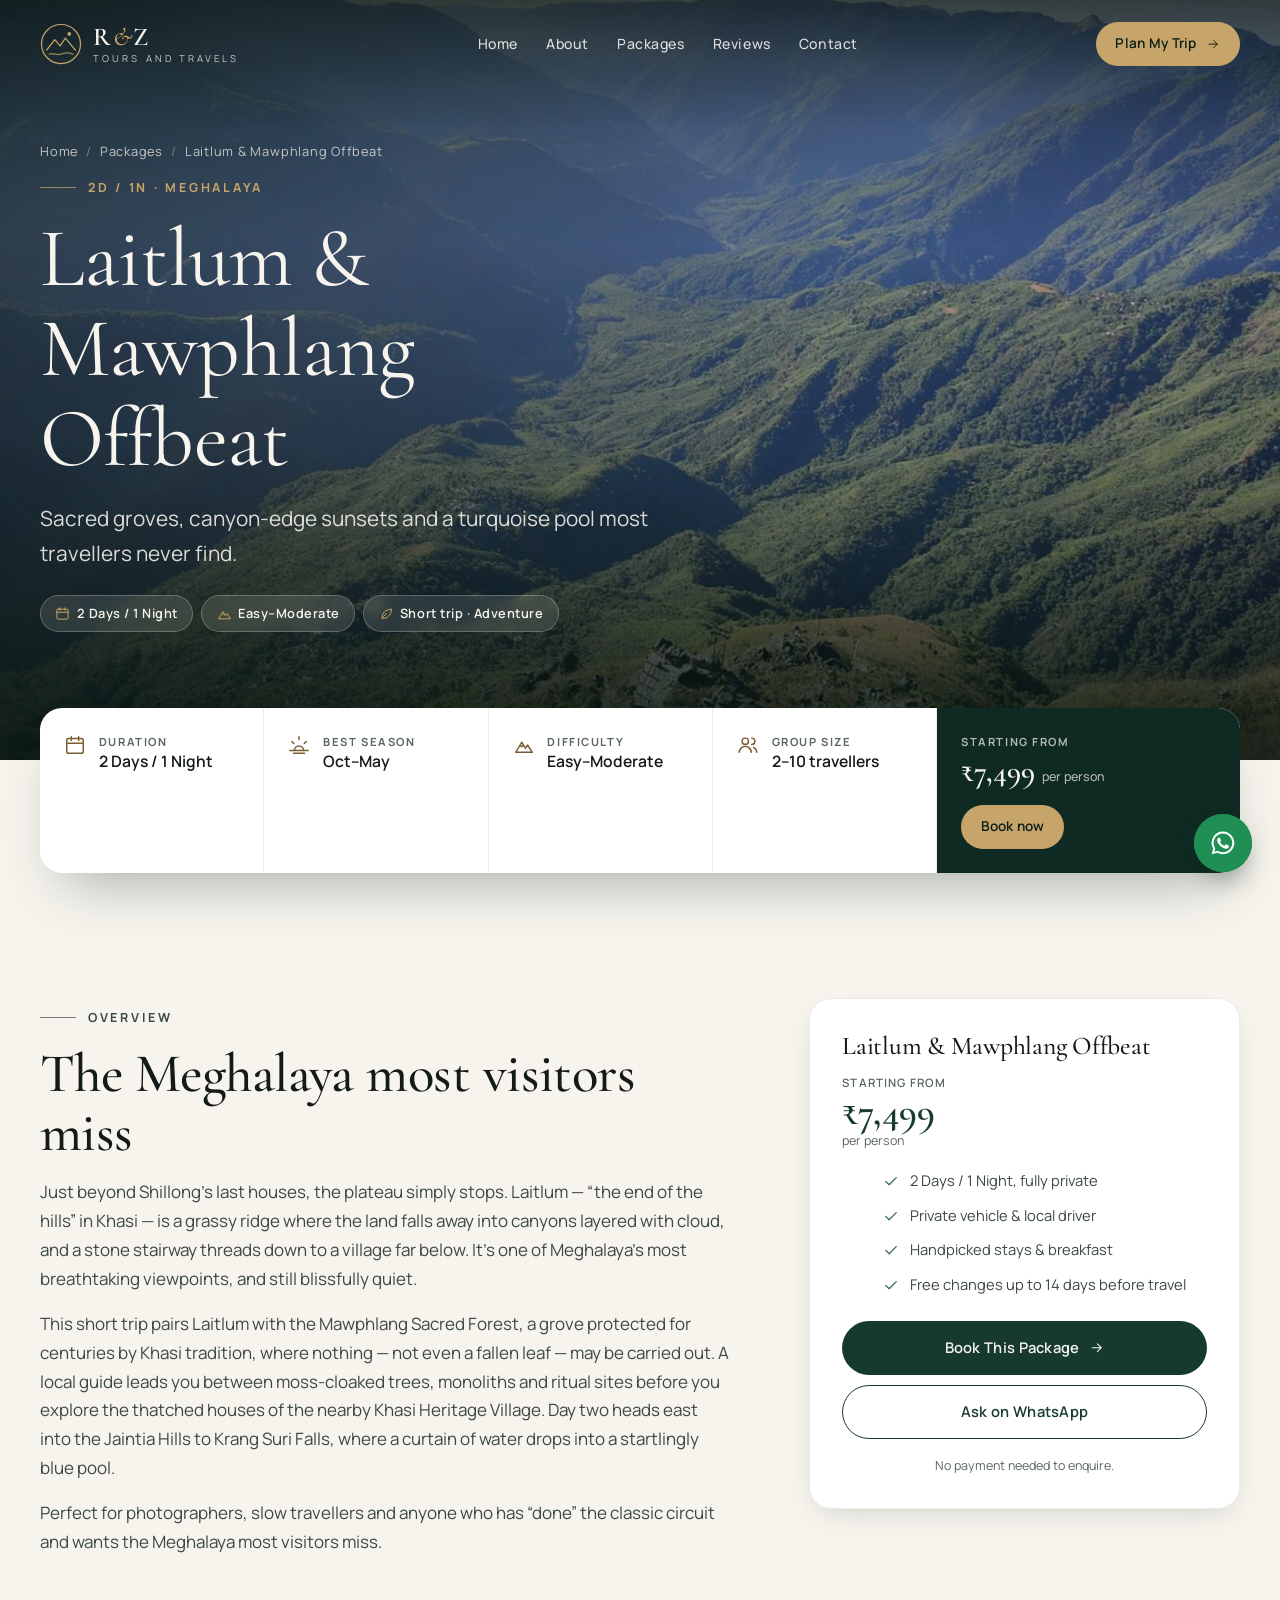
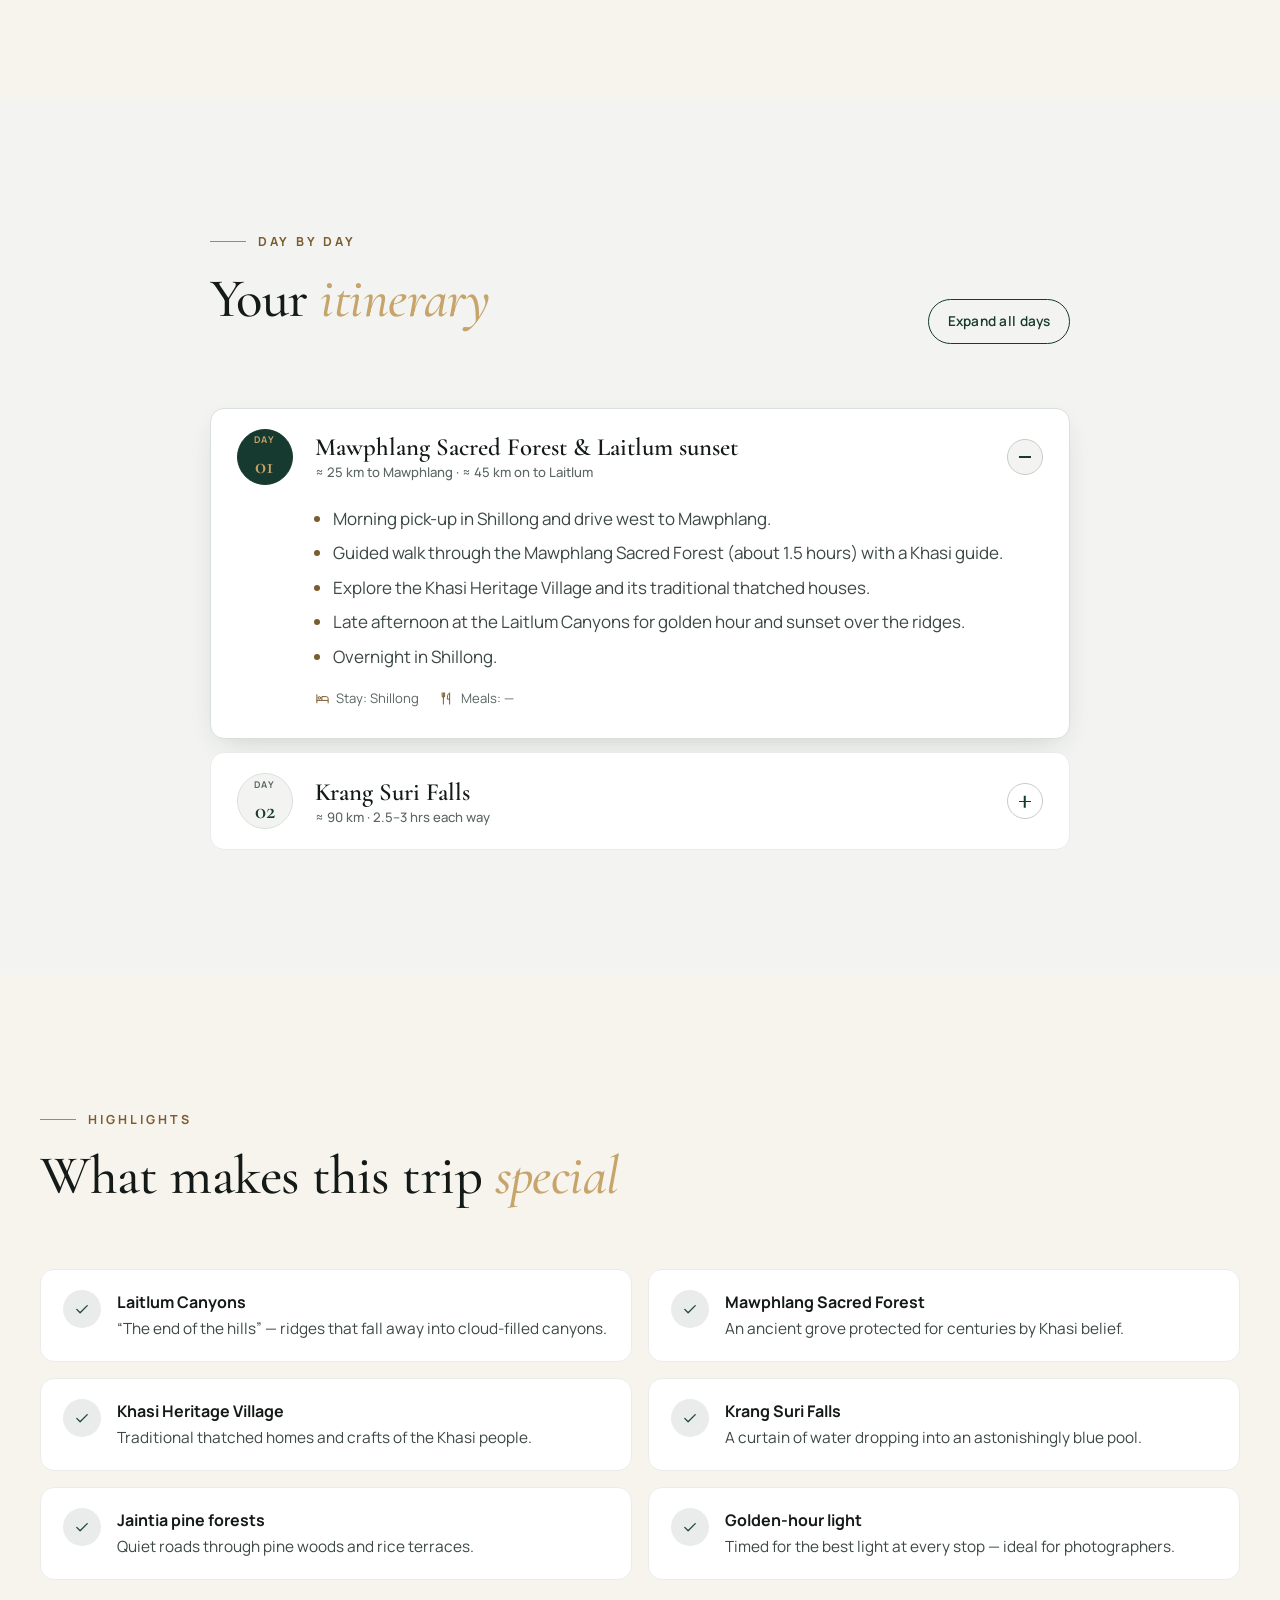
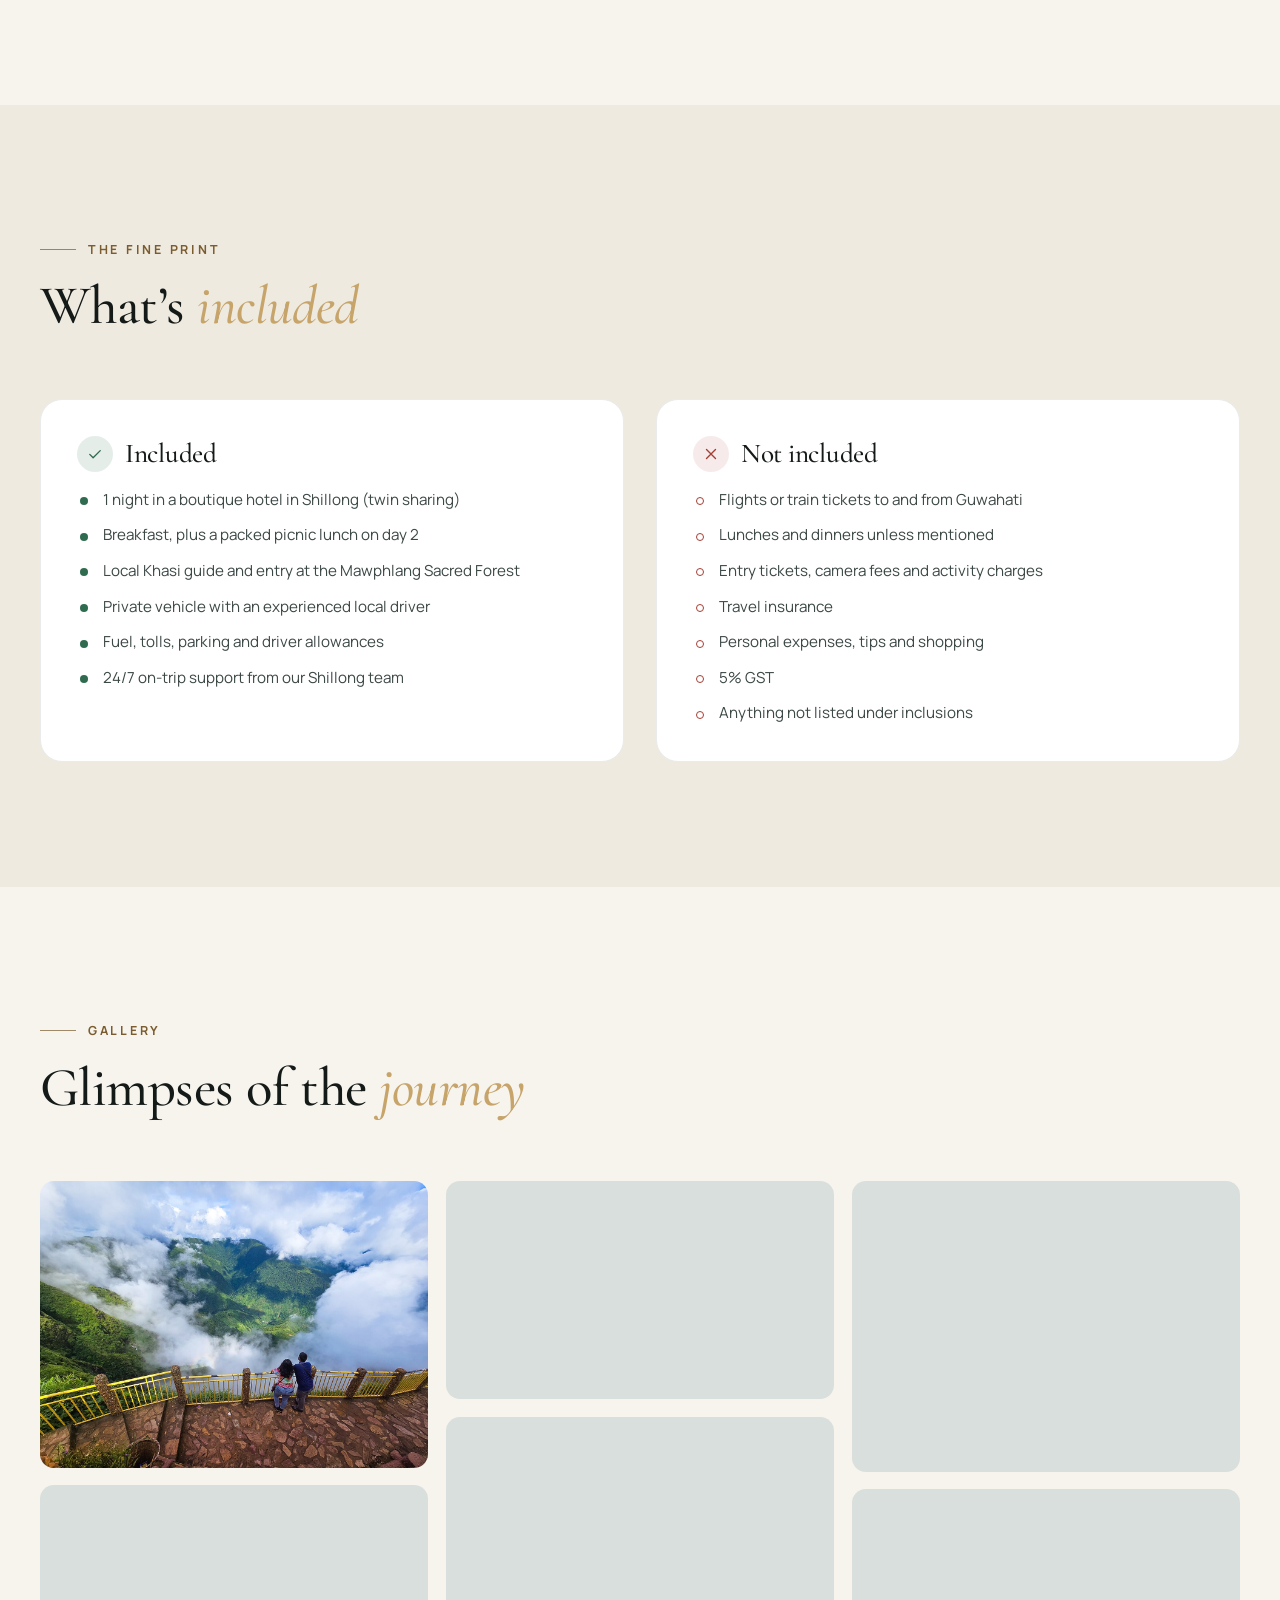
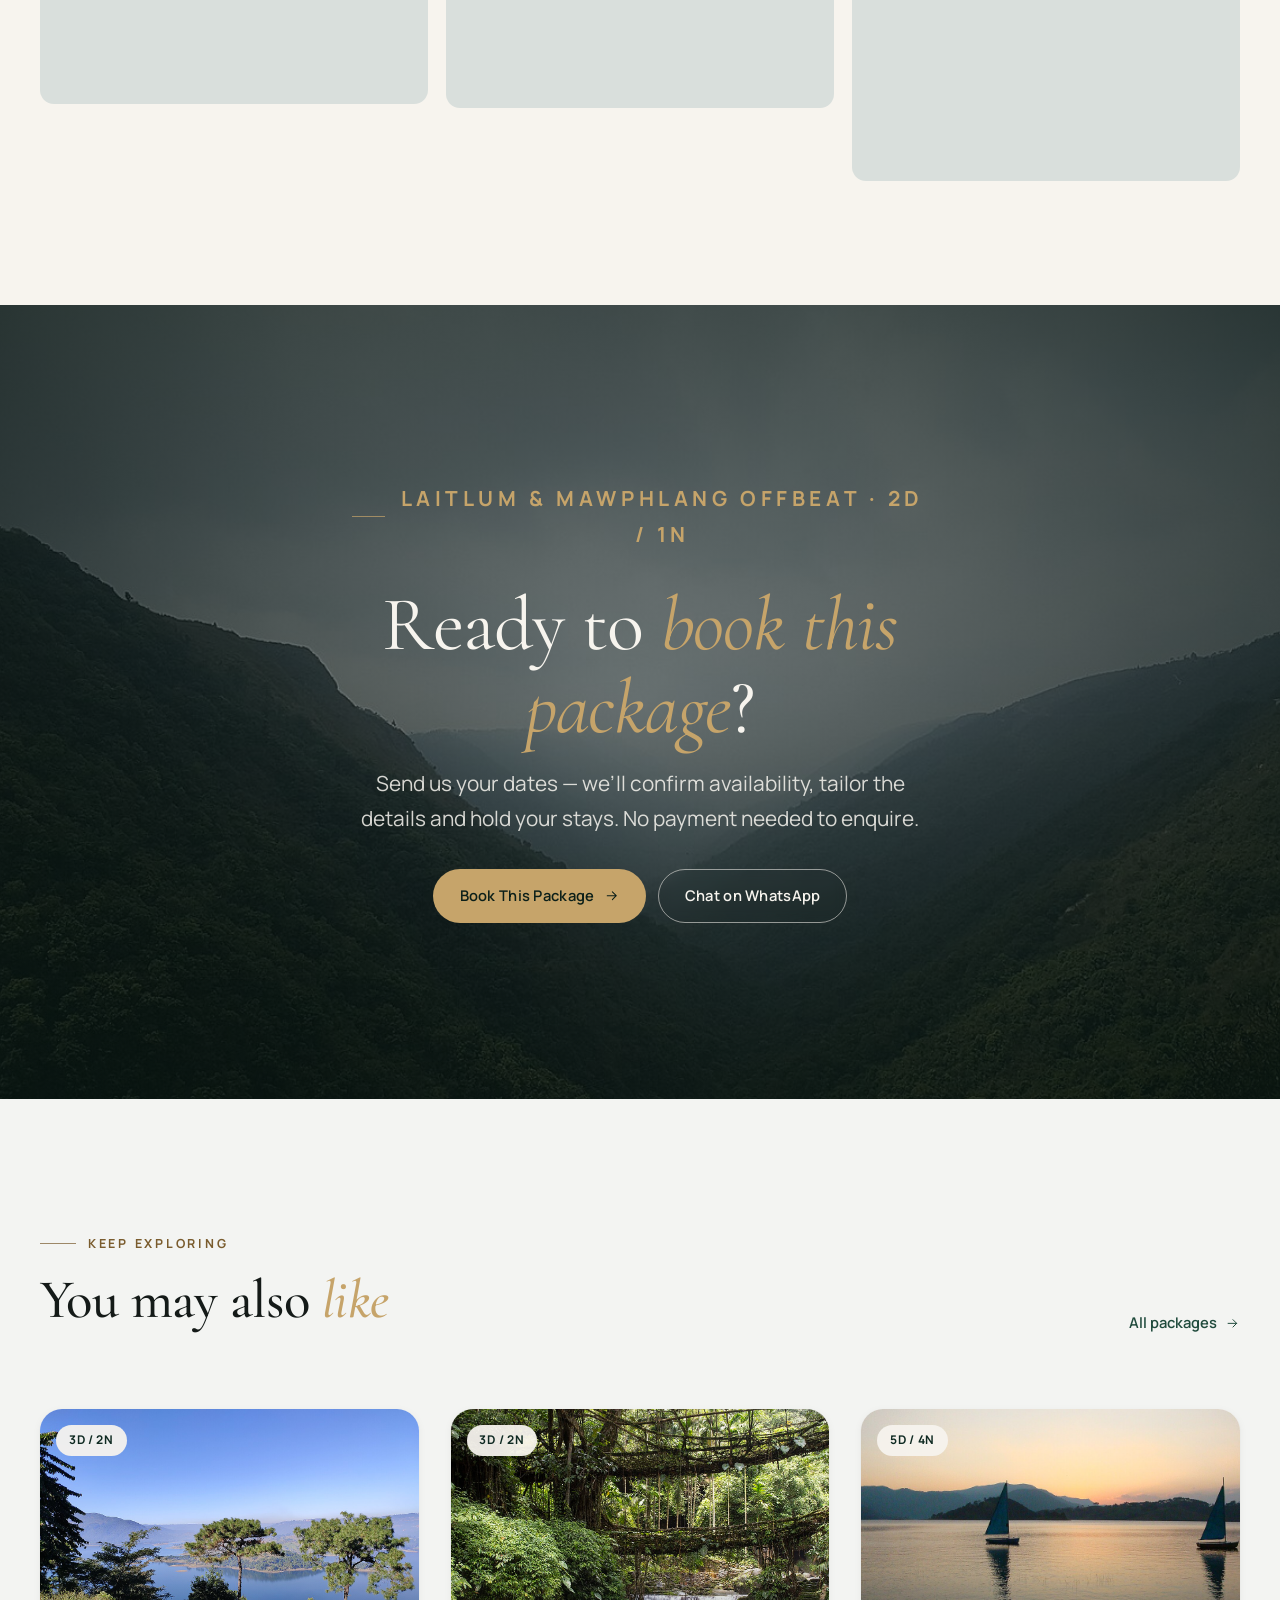
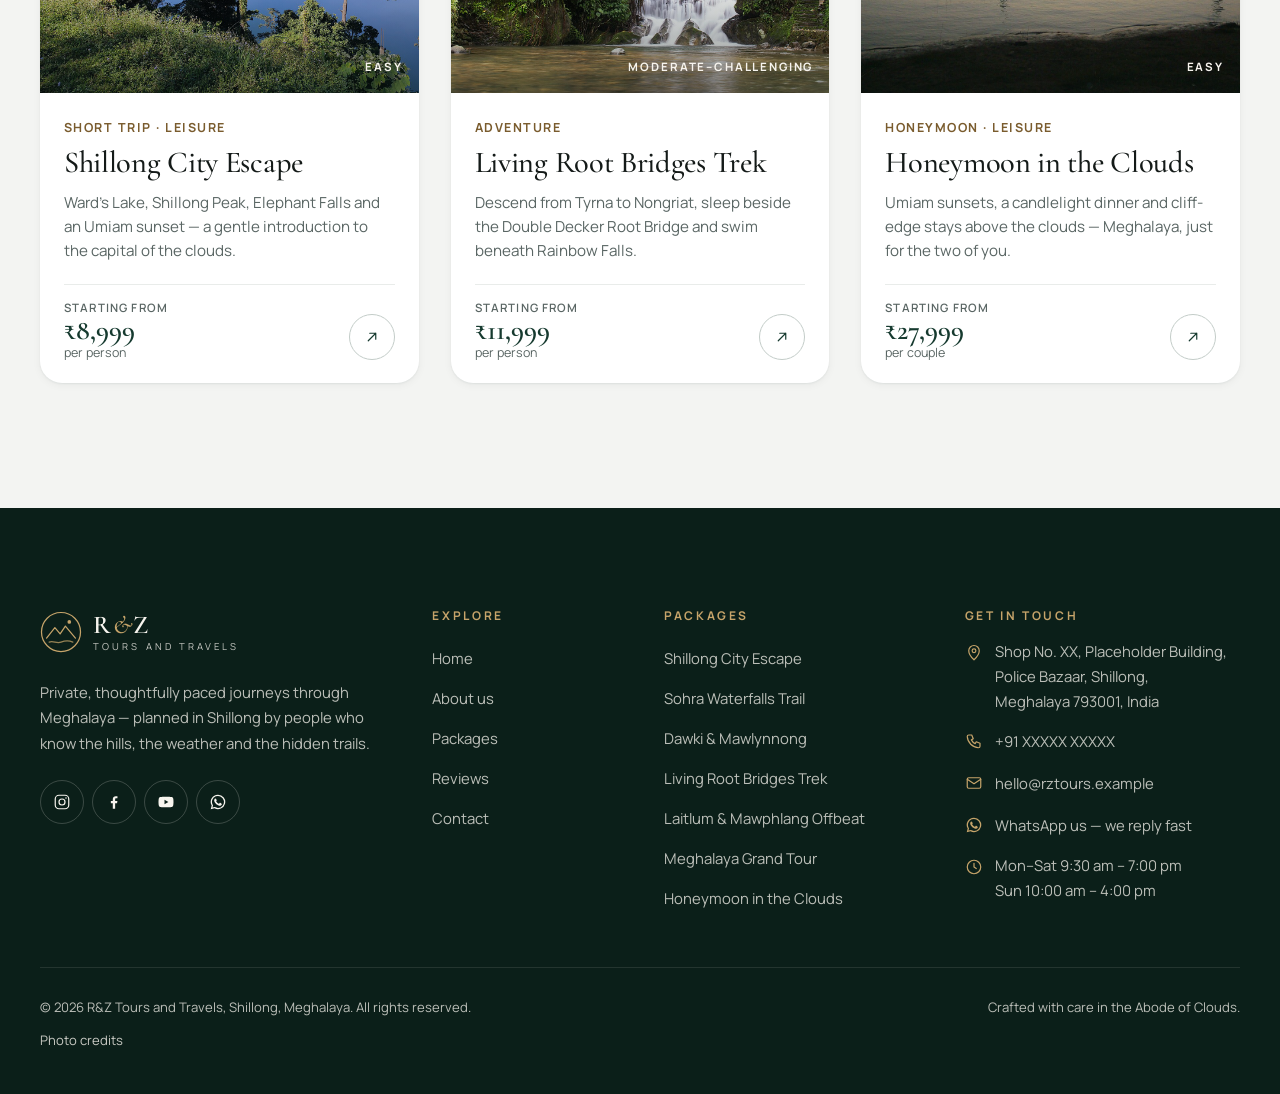
<file: packages/laitlum-mawphlang-offbeat.html>
<!DOCTYPE html>
<html lang="en-IN">
<head>
<meta charset="utf-8">
<meta name="viewport" content="width=device-width, initial-scale=1">
<title>Laitlum &amp; Mawphlang Offbeat — 2 Days / 1 Night | R&amp;Z Tours and Travels</title>
<meta name="description" content="2 Days / 1 Night Laitlum and Mawphlang Offbeat tour from Shillong: Walk a forest protected by Khasi tradition for centuries, then watch the sun sink into the Laitlum Canyons. Private vehicle, handpicked stays, from ₹7,499 per person.">
<meta name="theme-color" content="#0f2a22">
<meta name="robots" content="index, follow">
<!-- Open Graph / social sharing (replace the example domain with your live domain) -->
<meta property="og:type" content="website">
<meta property="og:site_name" content="R&amp;Z Tours and Travels">
<meta property="og:title" content="Laitlum &amp; Mawphlang Offbeat — 2 Days / 1 Night | R&amp;Z Tours and Travels">
<meta property="og:description" content="2 Days / 1 Night Laitlum and Mawphlang Offbeat tour from Shillong: Walk a forest protected by Khasi tradition for centuries, then watch the sun sink into the Laitlum Canyons. Private vehicle, handpicked stays, from ₹7,499 per person.">
<meta property="og:url" content="https://www.rztours.example/packages/laitlum-mawphlang-offbeat.html">
<meta property="og:image" content="https://www.rztours.example/assets/images/laitlum-canyons-hero.jpg">
<meta property="og:locale" content="en_IN">
<meta name="twitter:card" content="summary_large_image">
<link rel="icon" type="image/svg+xml" href="data:image/svg+xml,%3Csvg%20xmlns%3D'http%3A%2F%2Fwww.w3.org%2F2000%2Fsvg'%20viewBox%3D'0%200%2048%2048'%3E%3Crect%20width%3D'48'%20height%3D'48'%20rx%3D'12'%20fill%3D'%230f2a22'%2F%3E%3Cpath%20d%3D'M8%2032l9.5-12%206%207.2%206-9L41%2032'%20fill%3D'none'%20stroke%3D'%23c6a46a'%20stroke-width%3D'3'%20stroke-linecap%3D'round'%20stroke-linejoin%3D'round'%2F%3E%3Ccircle%20cx%3D'33.5'%20cy%3D'13'%20r%3D'2.6'%20fill%3D'%23c6a46a'%2F%3E%3C%2Fsvg%3E">
<link rel="preconnect" href="https://fonts.googleapis.com">
<link rel="preconnect" href="https://fonts.gstatic.com" crossorigin>
<link rel="stylesheet" href="https://fonts.googleapis.com/css2?family=Cormorant+Garamond:ital,wght@0,400;0,500;0,600;1,400;1,500&amp;family=Manrope:wght@400;500;600;700&amp;display=swap">
<link rel="stylesheet" href="../assets/css/style.css">
<script>
  /* Runs before paint: flags JS, decides between first-visit preloader and the page-transition curtain.
     Failsafe: if main.js never loads, the page is revealed after 4s. */
  (function (h) {
    h.className += ' js';
    var first = false;
    try { first = !sessionStorage.getItem('rz-visited'); sessionStorage.setItem('rz-visited', '1'); } catch (e) {}
    var reduce = window.matchMedia && window.matchMedia('(prefers-reduced-motion: reduce)').matches;
    h.className += (first && !reduce) ? ' show-preloader' : ' pt-cover';
    setTimeout(function () { if (!window.RZ) { h.className = h.className.replace(/\b(js|pt-cover|show-preloader)\b/g, ''); } }, 4000);
  })(document.documentElement);
</script>
</head><body>
<a class="skip-link" href="#main">Skip to main content</a>

<!-- Preloader (first visit only) -->
<div class="preloader" aria-hidden="true">
  <div class="preloader__inner">
    <svg class="preloader__mark" viewBox="0 0 48 48" fill="none" stroke="currentColor" stroke-width="1.4" stroke-linecap="round" stroke-linejoin="round" aria-hidden="true"><circle cx="24" cy="24" r="22.3"/><path d="M7.5 31l9.5-12 6 7.2 6-9 11.5 13.8"/><path d="M10.5 35.6c4.4-2 8.6 1.9 13.5 0s9.2-2 13.5 0" opacity=".75"/><circle cx="33.5" cy="12.5" r="2.1" fill="currentColor" stroke="none"/></svg>
    <div class="preloader__word"><span>R&amp;Z</span></div>
    <div class="preloader__line"></div>
    <p class="preloader__sub">Tours and Travels · Shillong</p>
  </div>
</div>

<!-- Page transition curtain -->
<div class="page-transition" aria-hidden="true"><div class="page-transition__panel"><svg class="page-transition__mark" viewBox="0 0 48 48" fill="none" stroke="currentColor" stroke-width="1.4" stroke-linecap="round" stroke-linejoin="round" aria-hidden="true"><circle cx="24" cy="24" r="22.3"/><path d="M7.5 31l9.5-12 6 7.2 6-9 11.5 13.8"/><path d="M10.5 35.6c4.4-2 8.6 1.9 13.5 0s9.2-2 13.5 0" opacity=".75"/><circle cx="33.5" cy="12.5" r="2.1" fill="currentColor" stroke="none"/></svg></div></div>

<!-- ============ HEADER (identical on every page) ============ -->
<header class="site-header">
  <div class="container header__inner">
    <a class="logo" href="../index.html" aria-label="R&amp;Z Tours and Travels — home">
      <svg class="logo__mark" viewBox="0 0 48 48" fill="none" stroke="currentColor" stroke-width="1.4" stroke-linecap="round" stroke-linejoin="round" aria-hidden="true"><circle cx="24" cy="24" r="22.3"/><path d="M7.5 31l9.5-12 6 7.2 6-9 11.5 13.8"/><path d="M10.5 35.6c4.4-2 8.6 1.9 13.5 0s9.2-2 13.5 0" opacity=".75"/><circle cx="33.5" cy="12.5" r="2.1" fill="currentColor" stroke="none"/></svg>
      <span class="logo__text"><span class="logo__name">R<i>&amp;</i>Z</span><span class="logo__sub">Tours and Travels</span></span>
    </a>
    <nav class="nav" aria-label="Primary">
      <ul class="nav__list">
          <li><a class="nav__link" href="../index.html">Home</a></li>
          <li><a class="nav__link" href="../about.html">About</a></li>
          <li><a class="nav__link" href="../packages.html">Packages</a></li>
          <li><a class="nav__link" href="../reviews.html">Reviews</a></li>
          <li><a class="nav__link" href="../contact.html">Contact</a></li>
      </ul>
    </nav>
    <a class="btn btn--gold btn--sm header__cta" href="../contact.html">Plan My Trip <svg viewBox="0 0 24 24" fill="none" stroke="currentColor" stroke-width="1.6" stroke-linecap="round" stroke-linejoin="round" aria-hidden="true"><path d="M5 12h14M13 6l6 6-6 6"/></svg></a>
    <button class="menu-toggle" type="button" aria-expanded="false" aria-controls="mobile-menu" aria-label="Open menu">
      <span class="menu-toggle__box" aria-hidden="true"><span class="menu-toggle__line"></span><span class="menu-toggle__line"></span><span class="menu-toggle__line"></span></span>
    </button>
  </div>
</header>

<div class="mobile-menu" id="mobile-menu">
  <nav aria-label="Mobile">
    <ul class="mobile-menu__list">
        <li class="mobile-menu__item"><a class="mobile-menu__link" href="../index.html"><small>01</small>Home</a></li>
        <li class="mobile-menu__item"><a class="mobile-menu__link" href="../about.html"><small>02</small>About</a></li>
        <li class="mobile-menu__item"><a class="mobile-menu__link" href="../packages.html"><small>03</small>Packages</a></li>
        <li class="mobile-menu__item"><a class="mobile-menu__link" href="../reviews.html"><small>04</small>Reviews</a></li>
        <li class="mobile-menu__item"><a class="mobile-menu__link" href="../contact.html"><small>05</small>Contact</a></li>
    </ul>
  </nav>
  <div class="mobile-menu__foot">
    <a href="tel:+91XXXXXXXXXX">+91&nbsp;XXXXX&nbsp;XXXXX</a>
    <a href="mailto:hello@rztours.example">hello@rztours.example</a>
    <a href="https://wa.me/91XXXXXXXXXX" target="_blank" rel="noopener">Chat on WhatsApp</a>
  </div>
</div>
<!-- ============ /HEADER ============ -->

<main id="main">
  <section class="page-hero page-hero--overlap">
    <div class="page-hero__media" data-parallax="0.25"><img src="../assets/images/laitlum-canyons-hero.jpg" srcset="../assets/images/laitlum-canyons.jpg 1280w, ../assets/images/laitlum-canyons-hero.jpg 1920w" sizes="100vw" width="1920" height="1440" alt="Layered green ridges of the Laitlum Canyons at the edge of the Khasi Hills" fetchpriority="high" decoding="async"></div>
    <div class="page-hero__overlay"></div>
    <div class="container page-hero__content">
      <nav aria-label="Breadcrumb" class="hero-fade hero-fade--1"><ol class="breadcrumb"><li><a href="../index.html">Home</a></li><li><a href="../packages.html">Packages</a></li><li><span aria-current="page">Laitlum &amp; Mawphlang Offbeat</span></li></ol></nav>
      <p class="eyebrow hero-fade hero-fade--1">2D / 1N · Meghalaya</p>
      <h1 class="page-hero__title" data-split>Laitlum &amp; Mawphlang Offbeat</h1>
      <p class="page-hero__lead hero-fade hero-fade--3">Sacred groves, canyon-edge sunsets and a turquoise pool most travellers never find.</p>
      <div class="hero-chips hero-fade hero-fade--4"><span class="chip"><svg viewBox="0 0 24 24" fill="none" stroke="currentColor" stroke-width="1.6" stroke-linecap="round" stroke-linejoin="round" aria-hidden="true"><rect x="3" y="5" width="18" height="16" rx="2"/><path d="M3 10h18M8 3v4M16 3v4"/></svg>2 Days / 1 Night</span><span class="chip"><svg viewBox="0 0 24 24" fill="none" stroke="currentColor" stroke-width="1.6" stroke-linecap="round" stroke-linejoin="round" aria-hidden="true"><path d="M3 20l6.5-11 4 6.5L16 12l5 8z"/><path d="M8 12.5l1.5 1.5 1.5-1.5"/></svg>Easy–Moderate</span><span class="chip"><svg viewBox="0 0 24 24" fill="none" stroke="currentColor" stroke-width="1.6" stroke-linecap="round" stroke-linejoin="round" aria-hidden="true"><path d="M5 19c0-8 5-13 15-14-1 10-6 15-14 15"/><path d="M5 19l7-7"/></svg>Short trip · Adventure</span></div>
    </div>
  </section>

  <!-- ===== QUICK FACTS ===== -->
  <section aria-label="Quick facts">
    <div class="container">
      <div class="facts" data-reveal>
        <div class="fact"><span class="fact__icon"><svg viewBox="0 0 24 24" fill="none" stroke="currentColor" stroke-width="1.6" stroke-linecap="round" stroke-linejoin="round" aria-hidden="true"><rect x="3" y="5" width="18" height="16" rx="2"/><path d="M3 10h18M8 3v4M16 3v4"/></svg></span><span><span class="fact__label">Duration</span><span class="fact__value">2 Days / 1 Night</span></span></div>
        <div class="fact"><span class="fact__icon"><svg viewBox="0 0 24 24" fill="none" stroke="currentColor" stroke-width="1.6" stroke-linecap="round" stroke-linejoin="round" aria-hidden="true"><path d="M7 18a5 5 0 1110 0"/><path d="M12 3v3M4.2 8.2l2.1 2.1M19.8 8.2l-2.1 2.1M2 18h20M6 21h12"/></svg></span><span><span class="fact__label">Best season</span><span class="fact__value">Oct–May</span></span></div>
        <div class="fact"><span class="fact__icon"><svg viewBox="0 0 24 24" fill="none" stroke="currentColor" stroke-width="1.6" stroke-linecap="round" stroke-linejoin="round" aria-hidden="true"><path d="M3 20l6.5-11 4 6.5L16 12l5 8z"/><path d="M8 12.5l1.5 1.5 1.5-1.5"/></svg></span><span><span class="fact__label">Difficulty</span><span class="fact__value">Easy–Moderate</span></span></div>
        <div class="fact"><span class="fact__icon"><svg viewBox="0 0 24 24" fill="none" stroke="currentColor" stroke-width="1.6" stroke-linecap="round" stroke-linejoin="round" aria-hidden="true"><circle cx="9" cy="8" r="3.5"/><path d="M2.5 20a6.5 6.5 0 0113 0"/><path d="M16 4.5a3.5 3.5 0 010 7M18 14.5a6.5 6.5 0 013.5 5.5"/></svg></span><span><span class="fact__label">Group size</span><span class="fact__value">2–10 travellers</span></span></div>
        <div class="fact fact--price">
          <span><span class="fact__label">Starting from</span>
          <!-- PLACEHOLDER PRICE — update before launch -->
          <span class="fact__value">₹7,499 <small>per person</small></span></span>
          <a class="btn btn--gold btn--sm" href="../contact.html?package=laitlum-mawphlang-offbeat">Book now</a>
        </div>
      </div>
    </div>
  </section>

  <!-- ===== OVERVIEW ===== -->
  <section class="section" aria-labelledby="overview-title">
    <div class="container overview">
      <div class="prose" data-reveal>
        <p class="eyebrow">Overview</p>
        <h2 id="overview-title">The Meghalaya most visitors miss</h2>
        <p>Just beyond Shillong’s last houses, the plateau simply stops. Laitlum — “the end of the hills” in Khasi — is a grassy ridge where the land falls away into canyons layered with cloud, and a stone stairway threads down to a village far below. It’s one of Meghalaya’s most breathtaking viewpoints, and still blissfully quiet.</p>
        <p>This short trip pairs Laitlum with the Mawphlang Sacred Forest, a grove protected for centuries by Khasi tradition, where nothing — not even a fallen leaf — may be carried out. A local guide leads you between moss-cloaked trees, monoliths and ritual sites before you explore the thatched houses of the nearby Khasi Heritage Village. Day two heads east into the Jaintia Hills to Krang Suri Falls, where a curtain of water drops into a startlingly blue pool.</p>
        <p>Perfect for photographers, slow travellers and anyone who has “done” the classic circuit and wants the Meghalaya most visitors miss.</p>
      </div>
      <aside class="booking-card" aria-labelledby="booking-title" data-reveal="right">
        <h3 id="booking-title">Laitlum &amp; Mawphlang Offbeat</h3>
        <!-- PLACEHOLDER PRICE — update before launch -->
              <span class="price"><small>Starting from</small><strong>₹7,499</strong><span>per person</span></span>
        <ul>
          <li><svg viewBox="0 0 24 24" fill="none" stroke="currentColor" stroke-width="1.8" stroke-linecap="round" stroke-linejoin="round" aria-hidden="true"><path d="M5 12.5l4.5 4.5L19 7.5"/></svg><span>2 Days / 1 Night, fully private</span></li>
          <li><svg viewBox="0 0 24 24" fill="none" stroke="currentColor" stroke-width="1.8" stroke-linecap="round" stroke-linejoin="round" aria-hidden="true"><path d="M5 12.5l4.5 4.5L19 7.5"/></svg><span>Private vehicle &amp; local driver</span></li>
          <li><svg viewBox="0 0 24 24" fill="none" stroke="currentColor" stroke-width="1.8" stroke-linecap="round" stroke-linejoin="round" aria-hidden="true"><path d="M5 12.5l4.5 4.5L19 7.5"/></svg><span>Handpicked stays &amp; breakfast</span></li>
          <li><svg viewBox="0 0 24 24" fill="none" stroke="currentColor" stroke-width="1.8" stroke-linecap="round" stroke-linejoin="round" aria-hidden="true"><path d="M5 12.5l4.5 4.5L19 7.5"/></svg><span>Free changes up to 14 days before travel</span></li>
        </ul>
        <a class="btn btn--block" href="../contact.html?package=laitlum-mawphlang-offbeat">Book This Package <svg viewBox="0 0 24 24" fill="none" stroke="currentColor" stroke-width="1.6" stroke-linecap="round" stroke-linejoin="round" aria-hidden="true"><path d="M5 12h14M13 6l6 6-6 6"/></svg></a>
        <a class="btn btn--outline btn--block" href="https://wa.me/91XXXXXXXXXX" target="_blank" rel="noopener">Ask on WhatsApp</a>
        <p class="booking-card__note">No payment needed to enquire.</p>
      </aside>
    </div>
  </section>

  <!-- ===== ITINERARY ===== -->
  <section class="section section--fog" aria-labelledby="itinerary-title">
    <div class="container container--narrow">
      <div class="section-head section-head--row">
        <div data-reveal>
          <p class="eyebrow">Day by day</p>
          <h2 id="itinerary-title">Your <em class="accent">itinerary</em></h2>
        </div>
        <button class="btn btn--outline btn--sm" type="button" data-acc-toggle-all="#itinerary" aria-pressed="false" data-reveal><span class="btn__label">Expand all days</span></button>
      </div>
      <div class="accordion" id="itinerary" data-accordion data-stagger="0.07">
        <div class="acc-item">
          <h3><button class="acc-trigger" type="button" id="day-1-btn" aria-expanded="true" aria-controls="day-1-panel">
            <span class="acc-day" aria-hidden="true"><small>Day</small><b>01</b></span>
            <span class="acc-title"><strong><span class="visually-hidden">Day 1: </span>Mawphlang Sacred Forest &amp; Laitlum sunset</strong><span>≈ 25 km to Mawphlang · ≈ 45 km on to Laitlum</span></span>
            <span class="acc-icon" aria-hidden="true"></span>
          </button></h3>
          <section class="acc-panel" id="day-1-panel" aria-labelledby="day-1-btn">
            <ul>
              <li>Morning pick-up in Shillong and drive west to Mawphlang.</li>
              <li>Guided walk through the Mawphlang Sacred Forest (about 1.5 hours) with a Khasi guide.</li>
              <li>Explore the Khasi Heritage Village and its traditional thatched houses.</li>
              <li>Late afternoon at the Laitlum Canyons for golden hour and sunset over the ridges.</li>
              <li>Overnight in Shillong.</li>
            </ul>
            <div class="acc-panel__meta"><span><svg viewBox="0 0 24 24" fill="none" stroke="currentColor" stroke-width="1.6" stroke-linecap="round" stroke-linejoin="round" aria-hidden="true"><path d="M3 19V6M3 15h18v4M21 15v-3a3 3 0 00-3-3h-7v6"/><circle cx="7" cy="11" r="2"/></svg>Stay: Shillong</span><span><svg viewBox="0 0 24 24" fill="none" stroke="currentColor" stroke-width="1.6" stroke-linecap="round" stroke-linejoin="round" aria-hidden="true"><path d="M7 3v8M5 3v5a2 2 0 004 0V3M7 11v10M17 21V3c-2.5 1.5-3.5 4-3.5 7v3H17"/></svg>Meals: —</span></div>
          </section>
        </div>
        <div class="acc-item">
          <h3><button class="acc-trigger" type="button" id="day-2-btn" aria-expanded="false" aria-controls="day-2-panel">
            <span class="acc-day" aria-hidden="true"><small>Day</small><b>02</b></span>
            <span class="acc-title"><strong><span class="visually-hidden">Day 2: </span>Krang Suri Falls</strong><span>≈ 90 km · 2.5–3 hrs each way</span></span>
            <span class="acc-icon" aria-hidden="true"></span>
          </button></h3>
          <section class="acc-panel" id="day-2-panel" aria-labelledby="day-2-btn">
            <ul>
              <li>Drive east through the pine forests of the Jaintia Hills.</li>
              <li>Walk down to Krang Suri Falls and its turquoise pool; swim or float with a life jacket (seasonal).</li>
              <li>Picnic lunch by the falls.</li>
              <li>Return to Shillong by evening, or drop at Guwahati (late arrival).</li>
            </ul>
            <div class="acc-panel__meta"><span><svg viewBox="0 0 24 24" fill="none" stroke="currentColor" stroke-width="1.6" stroke-linecap="round" stroke-linejoin="round" aria-hidden="true"><path d="M3 19V6M3 15h18v4M21 15v-3a3 3 0 00-3-3h-7v6"/><circle cx="7" cy="11" r="2"/></svg>Stay: —</span><span><svg viewBox="0 0 24 24" fill="none" stroke="currentColor" stroke-width="1.6" stroke-linecap="round" stroke-linejoin="round" aria-hidden="true"><path d="M7 3v8M5 3v5a2 2 0 004 0V3M7 11v10M17 21V3c-2.5 1.5-3.5 4-3.5 7v3H17"/></svg>Meals: Breakfast &amp; packed lunch</span></div>
          </section>
        </div>
      </div>
    </div>
  </section>

  <!-- ===== HIGHLIGHTS ===== -->
  <section class="section" aria-labelledby="highlights-title">
    <div class="container">
      <div class="section-head" data-reveal>
        <p class="eyebrow">Highlights</p>
        <h2 id="highlights-title">What makes this trip <em class="accent">special</em></h2>
      </div>
      <ul class="highlights" data-stagger="0.07">
        <li class="highlight"><span class="highlight__icon"><svg viewBox="0 0 24 24" fill="none" stroke="currentColor" stroke-width="1.8" stroke-linecap="round" stroke-linejoin="round" aria-hidden="true"><path d="M5 12.5l4.5 4.5L19 7.5"/></svg></span><p><strong>Laitlum Canyons</strong>“The end of the hills” — ridges that fall away into cloud-filled canyons.</p></li>
        <li class="highlight"><span class="highlight__icon"><svg viewBox="0 0 24 24" fill="none" stroke="currentColor" stroke-width="1.8" stroke-linecap="round" stroke-linejoin="round" aria-hidden="true"><path d="M5 12.5l4.5 4.5L19 7.5"/></svg></span><p><strong>Mawphlang Sacred Forest</strong>An ancient grove protected for centuries by Khasi belief.</p></li>
        <li class="highlight"><span class="highlight__icon"><svg viewBox="0 0 24 24" fill="none" stroke="currentColor" stroke-width="1.8" stroke-linecap="round" stroke-linejoin="round" aria-hidden="true"><path d="M5 12.5l4.5 4.5L19 7.5"/></svg></span><p><strong>Khasi Heritage Village</strong>Traditional thatched homes and crafts of the Khasi people.</p></li>
        <li class="highlight"><span class="highlight__icon"><svg viewBox="0 0 24 24" fill="none" stroke="currentColor" stroke-width="1.8" stroke-linecap="round" stroke-linejoin="round" aria-hidden="true"><path d="M5 12.5l4.5 4.5L19 7.5"/></svg></span><p><strong>Krang Suri Falls</strong>A curtain of water dropping into an astonishingly blue pool.</p></li>
        <li class="highlight"><span class="highlight__icon"><svg viewBox="0 0 24 24" fill="none" stroke="currentColor" stroke-width="1.8" stroke-linecap="round" stroke-linejoin="round" aria-hidden="true"><path d="M5 12.5l4.5 4.5L19 7.5"/></svg></span><p><strong>Jaintia pine forests</strong>Quiet roads through pine woods and rice terraces.</p></li>
        <li class="highlight"><span class="highlight__icon"><svg viewBox="0 0 24 24" fill="none" stroke="currentColor" stroke-width="1.8" stroke-linecap="round" stroke-linejoin="round" aria-hidden="true"><path d="M5 12.5l4.5 4.5L19 7.5"/></svg></span><p><strong>Golden-hour light</strong>Timed for the best light at every stop — ideal for photographers.</p></li>
      </ul>
    </div>
  </section>

  <!-- ===== INCLUSIONS / EXCLUSIONS ===== -->
  <section class="section section--cream2" aria-labelledby="incl-title">
    <div class="container">
      <div class="section-head" data-reveal>
        <p class="eyebrow">The fine print</p>
        <h2 id="incl-title">What’s <em class="accent">included</em></h2>
      </div>
      <div class="incl" data-stagger="0.12">
        <div class="incl__col incl__col--yes">
          <h3><span><svg viewBox="0 0 24 24" fill="none" stroke="currentColor" stroke-width="1.8" stroke-linecap="round" stroke-linejoin="round" aria-hidden="true"><path d="M5 12.5l4.5 4.5L19 7.5"/></svg></span>Included</h3>
          <ul class="incl__list">
            <li>1 night in a boutique hotel in Shillong (twin sharing)</li>
            <li>Breakfast, plus a packed picnic lunch on day 2</li>
            <li>Local Khasi guide and entry at the Mawphlang Sacred Forest</li>
            <li>Private vehicle with an experienced local driver</li>
            <li>Fuel, tolls, parking and driver allowances</li>
            <li>24/7 on-trip support from our Shillong team</li>
          </ul>
        </div>
        <div class="incl__col incl__col--no">
          <h3><span><svg viewBox="0 0 24 24" fill="none" stroke="currentColor" stroke-width="1.8" stroke-linecap="round" stroke-linejoin="round" aria-hidden="true"><path d="M6 6l12 12M18 6L6 18"/></svg></span>Not included</h3>
          <ul class="incl__list">
            <li>Flights or train tickets to and from Guwahati</li>
            <li>Lunches and dinners unless mentioned</li>
            <li>Entry tickets, camera fees and activity charges</li>
            <li>Travel insurance</li>
            <li>Personal expenses, tips and shopping</li>
            <li>5% GST</li>
            <li>Anything not listed under inclusions</li>
          </ul>
        </div>
      </div>
    </div>
  </section>

  <!-- ===== GALLERY ===== -->
  <section class="section" aria-labelledby="gallery-title">
    <div class="container">
      <div class="section-head" data-reveal>
        <p class="eyebrow">Gallery</p>
        <h2 id="gallery-title">Glimpses of the <em class="accent">journey</em></h2>
      </div>
      <div class="masonry" data-gallery data-stagger="0.06">
        <a class="gallery-item" href="../assets/images/laitlum-viewpoint-clouds.jpg" data-lightbox data-caption="Above the clouds, Laitlum" data-credit="JyotiPN / CC BY-SA 4.0" data-credit-url="https://commons.wikimedia.org/wiki/File:Laitlum_in_monsoon_season.jpg" data-no-transition>
          <img src="../assets/images/laitlum-viewpoint-clouds.jpg" width="1280" height="946" alt="A couple at a railed viewpoint above clouds drifting through a green valley" loading="lazy" decoding="async">
          <span class="gallery-item__zoom" aria-hidden="true"><svg viewBox="0 0 24 24" fill="none" stroke="currentColor" stroke-width="1.6" stroke-linecap="round" stroke-linejoin="round" aria-hidden="true"><circle cx="11" cy="11" r="6.5"/><path d="M20 20l-4.2-4.2M11 8.5v5M8.5 11h5"/></svg></span>
          <span class="gallery-item__cap" aria-hidden="true">Above the clouds, Laitlum</span>
          <span class="visually-hidden">Open larger image: Above the clouds, Laitlum</span>
        </a>
        <a class="gallery-item" href="../assets/images/laitlum-grasslands.jpg" data-lightbox data-caption="Grasslands at Laitlum" data-credit="Medhi jyoti / CC BY 4.0" data-credit-url="https://commons.wikimedia.org/wiki/File:Laitlum_Canyon,_Meghalaya.jpg" data-no-transition>
          <img src="../assets/images/laitlum-grasslands.jpg" width="1280" height="720" alt="Open grassland on the edge of the Laitlum canyon" loading="lazy" decoding="async">
          <span class="gallery-item__zoom" aria-hidden="true"><svg viewBox="0 0 24 24" fill="none" stroke="currentColor" stroke-width="1.6" stroke-linecap="round" stroke-linejoin="round" aria-hidden="true"><circle cx="11" cy="11" r="6.5"/><path d="M20 20l-4.2-4.2M11 8.5v5M8.5 11h5"/></svg></span>
          <span class="gallery-item__cap" aria-hidden="true">Grasslands at Laitlum</span>
          <span class="visually-hidden">Open larger image: Grasslands at Laitlum</span>
        </a>
        <a class="gallery-item" href="../assets/images/mawphlang-sacred-forest.jpg" data-lightbox data-caption="Mawphlang Sacred Forest" data-credit="Daniel Romanson / CC0" data-credit-url="https://commons.wikimedia.org/wiki/File:Trees_of_Mawphlang_Sacred_Forest_Meghalaya.jpg" data-no-transition>
          <img src="../assets/images/mawphlang-sacred-forest.jpg" width="1280" height="720" alt="Tall trees and dappled light inside the Mawphlang Sacred Forest" loading="lazy" decoding="async">
          <span class="gallery-item__zoom" aria-hidden="true"><svg viewBox="0 0 24 24" fill="none" stroke="currentColor" stroke-width="1.6" stroke-linecap="round" stroke-linejoin="round" aria-hidden="true"><circle cx="11" cy="11" r="6.5"/><path d="M20 20l-4.2-4.2M11 8.5v5M8.5 11h5"/></svg></span>
          <span class="gallery-item__cap" aria-hidden="true">Mawphlang Sacred Forest</span>
          <span class="visually-hidden">Open larger image: Mawphlang Sacred Forest</span>
        </a>
        <a class="gallery-item" href="../assets/images/mawphlang-river-gorge.jpg" data-lightbox data-caption="River gorge near Mawphlang" data-credit="Prida Ariani / CC BY-SA 4.0" data-credit-url="https://commons.wikimedia.org/wiki/File:Khasi_Hills,_Mawphlang.jpg" data-no-transition>
          <img src="../assets/images/mawphlang-river-gorge.jpg" width="1280" height="960" alt="A river gorge cutting through forested hills near Mawphlang" loading="lazy" decoding="async">
          <span class="gallery-item__zoom" aria-hidden="true"><svg viewBox="0 0 24 24" fill="none" stroke="currentColor" stroke-width="1.6" stroke-linecap="round" stroke-linejoin="round" aria-hidden="true"><circle cx="11" cy="11" r="6.5"/><path d="M20 20l-4.2-4.2M11 8.5v5M8.5 11h5"/></svg></span>
          <span class="gallery-item__cap" aria-hidden="true">River gorge near Mawphlang</span>
          <span class="visually-hidden">Open larger image: River gorge near Mawphlang</span>
        </a>
        <a class="gallery-item" href="../assets/images/krang-suri-falls.jpg" data-lightbox data-caption="Krang Suri Falls, Jaintia Hills" data-credit="Abhimanyu Pathak / CC BY-SA 4.0" data-credit-url="https://commons.wikimedia.org/wiki/File:Krang_Suri_Falls.jpg" data-no-transition>
          <img src="../assets/images/krang-suri-falls.jpg" width="1280" height="960" alt="Krang Suri Falls pouring into a vivid blue pool" loading="lazy" decoding="async">
          <span class="gallery-item__zoom" aria-hidden="true"><svg viewBox="0 0 24 24" fill="none" stroke="currentColor" stroke-width="1.6" stroke-linecap="round" stroke-linejoin="round" aria-hidden="true"><circle cx="11" cy="11" r="6.5"/><path d="M20 20l-4.2-4.2M11 8.5v5M8.5 11h5"/></svg></span>
          <span class="gallery-item__cap" aria-hidden="true">Krang Suri Falls, Jaintia Hills</span>
          <span class="visually-hidden">Open larger image: Krang Suri Falls, Jaintia Hills</span>
        </a>
        <a class="gallery-item" href="../assets/images/krang-suri-falls-aerial.jpg" data-lightbox data-caption="Krang Suri Falls from above" data-credit="ANKAN / CC BY-SA 4.0" data-credit-url="https://commons.wikimedia.org/wiki/File:Krang_Suri_Waterfall.jpg" data-no-transition>
          <img src="../assets/images/krang-suri-falls-aerial.jpg" width="1280" height="960" alt="Krang Suri Falls seen from above, surrounded by forest" loading="lazy" decoding="async">
          <span class="gallery-item__zoom" aria-hidden="true"><svg viewBox="0 0 24 24" fill="none" stroke="currentColor" stroke-width="1.6" stroke-linecap="round" stroke-linejoin="round" aria-hidden="true"><circle cx="11" cy="11" r="6.5"/><path d="M20 20l-4.2-4.2M11 8.5v5M8.5 11h5"/></svg></span>
          <span class="gallery-item__cap" aria-hidden="true">Krang Suri Falls from above</span>
          <span class="visually-hidden">Open larger image: Krang Suri Falls from above</span>
        </a>
      </div>
    </div>
  </section>

  <section class="cta-band" aria-labelledby="cta-title">
    <div class="cta-band__media" data-parallax="0.15"><img src="../assets/images/sohra-misty-valley-hero.jpg" srcset="../assets/images/sohra-misty-valley.jpg 1280w, ../assets/images/sohra-misty-valley-hero.jpg 1920w" sizes="100vw" width="1920" height="1440" alt="" loading="lazy" decoding="async"></div>
    <div class="container" data-reveal>
      <p class="eyebrow">Laitlum &amp; Mawphlang Offbeat · 2D / 1N</p>
      <h2 id="cta-title">Ready to <em>book this package</em>?</h2>
      <p>Send us your dates — we’ll confirm availability, tailor the details and hold your stays. No payment needed to enquire.</p>
      <div class="cta-band__actions">
        <a class="btn btn--gold" href="../contact.html?package=laitlum-mawphlang-offbeat">Book This Package <svg viewBox="0 0 24 24" fill="none" stroke="currentColor" stroke-width="1.6" stroke-linecap="round" stroke-linejoin="round" aria-hidden="true"><path d="M5 12h14M13 6l6 6-6 6"/></svg></a>
        <a class="btn btn--ghost" href="https://wa.me/91XXXXXXXXXX" target="_blank" rel="noopener">Chat on WhatsApp</a>
      </div>
    </div>
  </section>

  <!-- ===== RELATED ===== -->
  <section class="section section--fog" aria-labelledby="related-title">
    <div class="container">
      <div class="section-head section-head--row">
        <div data-reveal>
          <p class="eyebrow">Keep exploring</p>
          <h2 id="related-title">You may also <em class="accent">like</em></h2>
        </div>
        <a class="link-arrow" href="../packages.html" data-reveal>All packages <svg viewBox="0 0 24 24" fill="none" stroke="currentColor" stroke-width="1.6" stroke-linecap="round" stroke-linejoin="round" aria-hidden="true"><path d="M5 12h14M13 6l6 6-6 6"/></svg></a>
      </div>
      <div class="pkg-grid" data-stagger="0.1">
        <article class="pkg-card" data-category="short leisure">
          <a class="pkg-card__link" href="../packages/shillong-city-escape.html">
            <div class="pkg-card__media">
              <img src="../assets/images/umiam-lake-pines.jpg" width="1280" height="960" alt="Pine trees framing Umiam Lake under a clear blue sky" loading="lazy" decoding="async">
              <span class="pkg-card__badge">3D / 2N</span>
              <span class="pkg-card__tag">Easy</span>
            </div>
            <div class="pkg-card__body">
              <p class="pkg-card__meta">Short trip · Leisure</p>
              <h3 class="pkg-card__title">Shillong City Escape</h3>
              <p class="pkg-card__teaser">Ward’s Lake, Shillong Peak, Elephant Falls and an Umiam sunset — a gentle introduction to the capital of the clouds.</p>
              <div class="pkg-card__foot">
              <!-- PLACEHOLDER PRICE — update before launch -->
              <span class="price"><small>Starting from</small><strong>₹8,999</strong><span>per person</span></span>
                <span class="pkg-card__cta" aria-hidden="true"><svg viewBox="0 0 24 24" fill="none" stroke="currentColor" stroke-width="1.6" stroke-linecap="round" stroke-linejoin="round" aria-hidden="true"><path d="M7 17L17 7M9 7h8v8"/></svg></span>
              </div>
            </div>
          </a>
        </article>
        <article class="pkg-card" data-category="adventure">
          <a class="pkg-card__link" href="../packages/living-root-bridges-trek.html">
            <div class="pkg-card__media">
              <img src="../assets/images/root-bridge-natural-pool.jpg" width="1280" height="853" alt="The Double Decker Root Bridge above a small waterfall and natural pool" loading="lazy" decoding="async">
              <span class="pkg-card__badge">3D / 2N</span>
              <span class="pkg-card__tag">Moderate–Challenging</span>
            </div>
            <div class="pkg-card__body">
              <p class="pkg-card__meta">Adventure</p>
              <h3 class="pkg-card__title">Living Root Bridges Trek</h3>
              <p class="pkg-card__teaser">Descend from Tyrna to Nongriat, sleep beside the Double Decker Root Bridge and swim beneath Rainbow Falls.</p>
              <div class="pkg-card__foot">
              <!-- PLACEHOLDER PRICE — update before launch -->
              <span class="price"><small>Starting from</small><strong>₹11,999</strong><span>per person</span></span>
                <span class="pkg-card__cta" aria-hidden="true"><svg viewBox="0 0 24 24" fill="none" stroke="currentColor" stroke-width="1.6" stroke-linecap="round" stroke-linejoin="round" aria-hidden="true"><path d="M7 17L17 7M9 7h8v8"/></svg></span>
              </div>
            </div>
          </a>
        </article>
        <article class="pkg-card" data-category="honeymoon leisure">
          <a class="pkg-card__link" href="../packages/honeymoon-in-the-clouds.html">
            <div class="pkg-card__media">
              <img src="../assets/images/umiam-lake-sunset-sails.jpg" width="1280" height="720" alt="Two sailboats silhouetted on Umiam Lake at sunset" loading="lazy" decoding="async">
              <span class="pkg-card__badge">5D / 4N</span>
              <span class="pkg-card__tag">Easy</span>
            </div>
            <div class="pkg-card__body">
              <p class="pkg-card__meta">Honeymoon · Leisure</p>
              <h3 class="pkg-card__title">Honeymoon in the Clouds</h3>
              <p class="pkg-card__teaser">Umiam sunsets, a candlelight dinner and cliff-edge stays above the clouds — Meghalaya, just for the two of you.</p>
              <div class="pkg-card__foot">
              <!-- PLACEHOLDER PRICE — update before launch -->
              <span class="price"><small>Starting from</small><strong>₹27,999</strong><span>per couple</span></span>
                <span class="pkg-card__cta" aria-hidden="true"><svg viewBox="0 0 24 24" fill="none" stroke="currentColor" stroke-width="1.6" stroke-linecap="round" stroke-linejoin="round" aria-hidden="true"><path d="M7 17L17 7M9 7h8v8"/></svg></span>
              </div>
            </div>
          </a>
        </article>
      </div>
    </div>
  </section>
</main>
<!-- ============ FOOTER (identical on every page) ============ -->
<footer class="site-footer">
  <div class="container">
    <div class="footer__top">
      <div class="footer__brand">
        <a class="logo" href="../index.html" aria-label="R&amp;Z Tours and Travels — home">
          <svg class="logo__mark" viewBox="0 0 48 48" fill="none" stroke="currentColor" stroke-width="1.4" stroke-linecap="round" stroke-linejoin="round" aria-hidden="true"><circle cx="24" cy="24" r="22.3"/><path d="M7.5 31l9.5-12 6 7.2 6-9 11.5 13.8"/><path d="M10.5 35.6c4.4-2 8.6 1.9 13.5 0s9.2-2 13.5 0" opacity=".75"/><circle cx="33.5" cy="12.5" r="2.1" fill="currentColor" stroke="none"/></svg>
          <span class="logo__text"><span class="logo__name">R<i>&amp;</i>Z</span><span class="logo__sub">Tours and Travels</span></span>
        </a>
        <p>Private, thoughtfully paced journeys through Meghalaya — planned in Shillong by people who know the hills, the weather and the hidden trails.</p>
        <div class="socials">
          <!-- PLACEHOLDER social links — replace with your real profiles -->
          <a href="https://www.instagram.com/" target="_blank" rel="noopener" aria-label="R&amp;Z on Instagram"><svg viewBox="0 0 24 24" fill="none" stroke="currentColor" stroke-width="1.6" aria-hidden="true"><rect x="3" y="3" width="18" height="18" rx="5"/><circle cx="12" cy="12" r="4"/><circle cx="17.3" cy="6.7" r="1" fill="currentColor" stroke="none"/></svg></a>
          <a href="https://www.facebook.com/" target="_blank" rel="noopener" aria-label="R&amp;Z on Facebook"><svg viewBox="0 0 24 24" fill="currentColor" aria-hidden="true"><path d="M13.5 21v-7.5h2.6l.4-3h-3V8.6c0-.9.3-1.5 1.5-1.5h1.6V4.4c-.3 0-1.2-.1-2.3-.1-2.3 0-3.9 1.4-3.9 4v2.2H7.8v3h2.6V21z"/></svg></a>
          <a href="https://www.youtube.com/" target="_blank" rel="noopener" aria-label="R&amp;Z on YouTube"><svg viewBox="0 0 24 24" fill="currentColor" aria-hidden="true"><path d="M21.6 7.2a2.5 2.5 0 00-1.8-1.8C18.2 5 12 5 12 5s-6.2 0-7.8.4a2.5 2.5 0 00-1.8 1.8C2 8.8 2 12 2 12s0 3.2.4 4.8a2.5 2.5 0 001.8 1.8C5.8 19 12 19 12 19s6.2 0 7.8-.4a2.5 2.5 0 001.8-1.8c.4-1.6.4-4.8.4-4.8s0-3.2-.4-4.8zM10 15V9l5.2 3z"/></svg></a>
          <a href="https://wa.me/91XXXXXXXXXX" target="_blank" rel="noopener" aria-label="Chat with R&amp;Z on WhatsApp"><svg viewBox="0 0 24 24" fill="currentColor" aria-hidden="true"><path d="M12 2.2A9.7 9.7 0 003.6 16.8L2.3 21.7l5-1.3A9.7 9.7 0 1012 2.2zm0 17.7a8 8 0 01-4.1-1.1l-.3-.2-3 .8.8-2.9-.2-.3A8 8 0 1112 19.9zm4.4-6c-.2-.1-1.4-.7-1.7-.8-.2-.1-.4-.1-.5.1l-.8 1c-.1.2-.3.2-.5.1a6.6 6.6 0 01-3.3-2.9c-.2-.4.2-.4.7-1.3.1-.2 0-.3 0-.4l-.8-1.8c-.2-.5-.4-.4-.5-.4h-.5a.9.9 0 00-.7.3 2.8 2.8 0 00-.9 2.1 4.9 4.9 0 001 2.6 11.2 11.2 0 004.3 3.8c1.6.7 2.2.7 3 .6a2.6 2.6 0 001.7-1.2 2.1 2.1 0 00.1-1.2c0-.1-.2-.2-.5-.3z"/></svg></a>
        </div>
      </div>
      <div>
        <h2 class="footer__title">Explore</h2>
        <ul class="footer__links">
          <li><a href="../index.html">Home</a></li>
          <li><a href="../about.html">About us</a></li>
          <li><a href="../packages.html">Packages</a></li>
          <li><a href="../reviews.html">Reviews</a></li>
          <li><a href="../contact.html">Contact</a></li>
        </ul>
      </div>
      <div>
        <h2 class="footer__title">Packages</h2>
        <ul class="footer__links">
          <li><a href="../packages/shillong-city-escape.html">Shillong City Escape</a></li>
          <li><a href="../packages/sohra-waterfalls-trail.html">Sohra Waterfalls Trail</a></li>
          <li><a href="../packages/dawki-mawlynnong.html">Dawki &amp; Mawlynnong</a></li>
          <li><a href="../packages/living-root-bridges-trek.html">Living Root Bridges Trek</a></li>
          <li><a href="../packages/laitlum-mawphlang-offbeat.html">Laitlum &amp; Mawphlang Offbeat</a></li>
          <li><a href="../packages/meghalaya-grand-tour.html">Meghalaya Grand Tour</a></li>
          <li><a href="../packages/honeymoon-in-the-clouds.html">Honeymoon in the Clouds</a></li>
        </ul>
      </div>
      <div>
        <h2 class="footer__title">Get in touch</h2>
        <!-- PLACEHOLDER contact details — replace before launch -->
        <ul class="footer__contact">
          <li><svg viewBox="0 0 24 24" fill="none" stroke="currentColor" stroke-width="1.6" stroke-linecap="round" stroke-linejoin="round" aria-hidden="true"><path d="M12 21s-7-6.2-7-12a7 7 0 0114 0c0 5.8-7 12-7 12z"/><circle cx="12" cy="9" r="2.5"/></svg><span>Shop No. XX, Placeholder Building,<br>Police Bazaar, Shillong,<br>Meghalaya 793001, India</span></li>
          <li><svg viewBox="0 0 24 24" fill="none" stroke="currentColor" stroke-width="1.6" stroke-linecap="round" stroke-linejoin="round" aria-hidden="true"><path d="M5 4h4l2 5-2.5 1.5a11 11 0 005 5L15 13l5 2v4a2 2 0 01-2 2A16 16 0 013 6a2 2 0 012-2"/></svg><a href="tel:+91XXXXXXXXXX">+91&nbsp;XXXXX&nbsp;XXXXX</a></li>
          <li><svg viewBox="0 0 24 24" fill="none" stroke="currentColor" stroke-width="1.6" stroke-linecap="round" stroke-linejoin="round" aria-hidden="true"><rect x="3" y="5" width="18" height="14" rx="2"/><path d="M3 7l9 6 9-6"/></svg><a href="mailto:hello@rztours.example">hello@rztours.example</a></li>
          <li><svg viewBox="0 0 24 24" fill="currentColor" aria-hidden="true"><path d="M12 2.2A9.7 9.7 0 003.6 16.8L2.3 21.7l5-1.3A9.7 9.7 0 1012 2.2zm0 17.7a8 8 0 01-4.1-1.1l-.3-.2-3 .8.8-2.9-.2-.3A8 8 0 1112 19.9zm4.4-6c-.2-.1-1.4-.7-1.7-.8-.2-.1-.4-.1-.5.1l-.8 1c-.1.2-.3.2-.5.1a6.6 6.6 0 01-3.3-2.9c-.2-.4.2-.4.7-1.3.1-.2 0-.3 0-.4l-.8-1.8c-.2-.5-.4-.4-.5-.4h-.5a.9.9 0 00-.7.3 2.8 2.8 0 00-.9 2.1 4.9 4.9 0 001 2.6 11.2 11.2 0 004.3 3.8c1.6.7 2.2.7 3 .6a2.6 2.6 0 001.7-1.2 2.1 2.1 0 00.1-1.2c0-.1-.2-.2-.5-.3z"/></svg><a href="https://wa.me/91XXXXXXXXXX" target="_blank" rel="noopener">WhatsApp us — we reply fast</a></li>
          <li><svg viewBox="0 0 24 24" fill="none" stroke="currentColor" stroke-width="1.6" stroke-linecap="round" stroke-linejoin="round" aria-hidden="true"><circle cx="12" cy="12" r="9"/><path d="M12 7v5l3 2"/></svg><span>Mon–Sat 9:30 am – 7:00 pm<br>Sun 10:00 am – 4:00 pm</span></li>
        </ul>
      </div>
    </div>
    <div class="footer__bottom">
      <div>
        <p>© <span data-year>2026</span> R&amp;Z Tours and Travels, Shillong, Meghalaya. All rights reserved.</p>
        <details class="credits">
          <summary>Photo credits</summary>
          <p>Photographs from Wikimedia Commons, used under their respective Creative Commons licences (CC BY, CC BY-SA) or dedicated to the public domain (CC0). Images were resized; no other changes were made. <a href="https://commons.wikimedia.org/wiki/File:Cherrapunji_Waterfalls_Over_the_clouds.jpg" target="_blank" rel="noopener">Nohkalikai Falls, Sohra</a> — JakilDedhia (CC BY-SA 4.0); <a href="https://commons.wikimedia.org/wiki/File:Umiam_Lake,_Shillong,_Meghalaya.jpg" target="_blank" rel="noopener">Umiam Lake, Ri-Bhoi</a> — Prof. Vikramjit Kakati (CC BY-SA 4.0); <a href="https://commons.wikimedia.org/wiki/File:Laitlum_Canyon_(4).jpg" target="_blank" rel="noopener">Laitlum Canyons, East Khasi Hills</a> — ANKAN (CC BY-SA 4.0); <a href="https://commons.wikimedia.org/wiki/File:View_from_Mawkdok_Dympep_Valley_View_Point,_Cherrapunji,_Meghalaya,_India_in_April_2017.jpg" target="_blank" rel="noopener">Mawkdok Dympep Valley, Sohra</a> — BroKholi94 (CC BY-SA 4.0); <a href="https://commons.wikimedia.org/wiki/File:Seven_Sisters_Falls.jpg" target="_blank" rel="noopener">Seven Sisters Falls, Sohra</a> — Trideep Dutta Photography (CC BY-SA 4.0); <a href="https://commons.wikimedia.org/wiki/File:Dawn_West_Khasi_Hills_Mawphanlur_Oct24_A7CR_04276.jpg" target="_blank" rel="noopener">West Khasi Hills at dawn</a> — Timothy A. Gonsalves (CC BY-SA 4.0); <a href="https://commons.wikimedia.org/wiki/File:Sunset_in_Shillong,_East_Khasi_Hills,_Meghalaya.jpg" target="_blank" rel="noopener">Sunset over the pines, Shillong</a> — Akynehu (CC BY-SA 4.0); <a href="https://commons.wikimedia.org/wiki/File:Umngot_River_View.jpg" target="_blank" rel="noopener">Umngot River, Dawki</a> — ANKAN (CC BY-SA 4.0); <a href="https://commons.wikimedia.org/wiki/File:Double_decker_living_root_bridge_01.jpg" target="_blank" rel="noopener">Double Decker Root Bridge, Nongriat</a> — Chiranjeeb Baul (CC BY-SA 4.0); <a href="https://commons.wikimedia.org/wiki/File:Umiam_Lake.jpg" target="_blank" rel="noopener">Sails at sunset, Umiam Lake</a> — Gargi Gore (CC BY-SA 4.0); <a href="https://commons.wikimedia.org/wiki/File:Umiam_Lake_from_View_Point.jpg" target="_blank" rel="noopener">Umiam Lake</a> — ANKAN (CC BY-SA 4.0); <a href="https://commons.wikimedia.org/wiki/File:Laitlum_in_monsoon_season.jpg" target="_blank" rel="noopener">Above the clouds, Laitlum</a> — JyotiPN (CC BY-SA 4.0); <a href="https://commons.wikimedia.org/wiki/File:NohKaLikai_Falls_V2_Wiki.jpg" target="_blank" rel="noopener">Nohkalikai Falls and its plunge pool</a> — Vikramjit Kakati (CC BY-SA 4.0); <a href="https://commons.wikimedia.org/wiki/File:Clear_Water_of_Umngot_River.jpg" target="_blank" rel="noopener">The clear Umngot River, Dawki</a> — ANKAN (CC BY-SA 4.0); <a href="https://commons.wikimedia.org/wiki/File:Street_in_Mawlynnong.jpg" target="_blank" rel="noopener">A lane in Mawlynnong</a> — Sai Avinash (CC BY-SA 4.0); <a href="https://commons.wikimedia.org/wiki/File:Elephant_Falls_Shillong_long_exposure.jpg" target="_blank" rel="noopener">Elephant Falls, Shillong</a> — Sudip2104 (CC BY-SA 4.0); <a href="https://commons.wikimedia.org/wiki/File:View_from_Shillong_Peak.jpg" target="_blank" rel="noopener">Shillong from Shillong Peak</a> — Rachit (CC BY-SA 4.0); <a href="https://commons.wikimedia.org/wiki/File:The_double_decker_living_root_bridge.jpg" target="_blank" rel="noopener">Double Decker Root Bridge and pool</a> — Jayesh minde (CC BY-SA 4.0); <a href="https://commons.wikimedia.org/wiki/File:Krang_Suri_Falls.jpg" target="_blank" rel="noopener">Krang Suri Falls, Jaintia Hills</a> — Abhimanyu Pathak (CC BY-SA 4.0); <a href="https://commons.wikimedia.org/wiki/File:SaurabhSawant_RainbowFalls_Nongriat_MG_2913.jpg" target="_blank" rel="noopener">Rainbow Falls, Nongriat</a> — Saurabhsawantphoto (CC BY-SA 4.0); <a href="https://commons.wikimedia.org/wiki/File:Trees_of_Mawphlang_Sacred_Forest_Meghalaya.jpg" target="_blank" rel="noopener">Mawphlang Sacred Forest</a> — Daniel Romanson (CC0); <a href="https://commons.wikimedia.org/wiki/File:Root_Bridge,_Mawlynnong...jpg" target="_blank" rel="noopener">Living Root Bridge, Riwai</a> — Keshuseeker (CC BY-SA 4.0); <a href="https://commons.wikimedia.org/wiki/File:Shillong_from_Shillong_Peak.jpg" target="_blank" rel="noopener">Pine hills above Shillong</a> — Aadri (CC BY-SA 3.0); <a href="https://commons.wikimedia.org/wiki/File:Shillong_during_night_01.jpg" target="_blank" rel="noopener">Shillong at Christmas</a> — Ganesh Mohan T (CC BY-SA 4.0); <a href="https://commons.wikimedia.org/wiki/File:Nohkalikai_Falls_of_Cherrapunji_in_summer.jpg" target="_blank" rel="noopener">Rainbow at Nohkalikai Falls</a> — Jyotishkardey (CC BY-SA 4.0); <a href="https://commons.wikimedia.org/wiki/File:Seven_Sisters_Waterfalls_(4).jpg" target="_blank" rel="noopener">The cliffs of Sohra</a> — ANKAN (CC BY-SA 4.0); <a href="https://commons.wikimedia.org/wiki/File:Mawsmai_cave.jpg" target="_blank" rel="noopener">Inside Mawsmai Cave</a> — Wann Majaw (CC0); <a href="https://commons.wikimedia.org/wiki/File:Arwah_Cave.jpg" target="_blank" rel="noopener">Arwah Cave, Sohra</a> — Wann Majaw (CC0); <a href="https://commons.wikimedia.org/wiki/File:Dainthlen_Falls_Sunset.jpg" target="_blank" rel="noopener">Dainthlen Falls at sunset</a> — Wann Majaw (CC0); <a href="https://commons.wikimedia.org/wiki/File:Powerful_Nohkalikai_Waterfall.jpg" target="_blank" rel="noopener">Nohkalikai Falls in the monsoon</a> — Photos Worldwide (CC0); <a href="https://commons.wikimedia.org/wiki/File:Dawki_Bridge_and_Umngot_River.jpg" target="_blank" rel="noopener">Dawki bridge over the Umngot</a> — ANKAN (CC BY-SA 4.0); <a href="https://commons.wikimedia.org/wiki/File:Mawlynnong_-_Cleanest_village_of_Asia_in_Meghalaya.jpg" target="_blank" rel="noopener">Mawlynnong village</a> — Madhumita Das (CC BY-SA 4.0); <a href="https://commons.wikimedia.org/wiki/File:Balancing_Rock,Mawllynong.jpg" target="_blank" rel="noopener">Balancing Rock, Mawlynnong</a> — Nirbangogoi (CC BY-SA 4.0); <a href="https://commons.wikimedia.org/wiki/File:Living_root_bridges_of_Nongriat_village_in_East_Khasi_Hills_district,_Meghalaya_JEG7387.jpg" target="_blank" rel="noopener">Root bridges of Nongriat</a> — PJeganathan (CC BY-SA 4.0); <a href="https://commons.wikimedia.org/wiki/File:Rainbow_Waterfall_Meghalaya.jpg" target="_blank" rel="noopener">The blue pool at Rainbow Falls</a> — Rajesh Rane (CC BY-SA 4.0); <a href="https://commons.wikimedia.org/wiki/File:Double_decker_living_root_bridge_at_Meghalaya.jpg" target="_blank" rel="noopener">Double Decker Root Bridge</a> — Arup619pal (CC BY-SA 4.0); <a href="https://commons.wikimedia.org/wiki/File:Double_Decker_Living_Root_Bridge3.jpg" target="_blank" rel="noopener">Roots of a living bridge</a> — Ashwin Kumar (CC BY-SA 2.0); <a href="https://commons.wikimedia.org/wiki/File:Laitlum_Canyon,_Meghalaya.jpg" target="_blank" rel="noopener">Grasslands at Laitlum</a> — Medhi jyoti (CC BY 4.0); <a href="https://commons.wikimedia.org/wiki/File:Krang_Suri_Waterfall.jpg" target="_blank" rel="noopener">Krang Suri Falls from above</a> — ANKAN (CC BY-SA 4.0); <a href="https://commons.wikimedia.org/wiki/File:Khasi_Hills,_Mawphlang.jpg" target="_blank" rel="noopener">River gorge near Mawphlang</a> — Prida Ariani (CC BY-SA 4.0); <a href="https://commons.wikimedia.org/wiki/File:Umiam_lake_01.jpg" target="_blank" rel="noopener">Morning on Umiam Lake</a> — Ganesh Mohan T (CC BY-SA 4.0); <a href="https://commons.wikimedia.org/wiki/File:Dusk_West_Khasi_Hills_Mawphanlur_Oct24_A7CR_04274.jpg" target="_blank" rel="noopener">Khasi Hills at dusk</a> — Timothy A. Gonsalves (CC BY-SA 4.0).</p>
        </details>
      </div>
      <p>Crafted with care in the Abode of Clouds.</p>
    </div>
  </div>
</footer>
<!-- ============ /FOOTER ============ -->

<a class="wa-float" href="https://wa.me/91XXXXXXXXXX" target="_blank" rel="noopener" aria-label="Chat with us on WhatsApp">
  <svg viewBox="0 0 24 24" fill="currentColor" aria-hidden="true"><path d="M12 2.2A9.7 9.7 0 003.6 16.8L2.3 21.7l5-1.3A9.7 9.7 0 1012 2.2zm0 17.7a8 8 0 01-4.1-1.1l-.3-.2-3 .8.8-2.9-.2-.3A8 8 0 1112 19.9zm4.4-6c-.2-.1-1.4-.7-1.7-.8-.2-.1-.4-.1-.5.1l-.8 1c-.1.2-.3.2-.5.1a6.6 6.6 0 01-3.3-2.9c-.2-.4.2-.4.7-1.3.1-.2 0-.3 0-.4l-.8-1.8c-.2-.5-.4-.4-.5-.4h-.5a.9.9 0 00-.7.3 2.8 2.8 0 00-.9 2.1 4.9 4.9 0 001 2.6 11.2 11.2 0 004.3 3.8c1.6.7 2.2.7 3 .6a2.6 2.6 0 001.7-1.2 2.1 2.1 0 00.1-1.2c0-.1-.2-.2-.5-.3z"/></svg><span class="wa-float__label" aria-hidden="true">Chat on WhatsApp</span>
</a>

<script src="https://code.jquery.com/jquery-3.7.1.min.js" integrity="sha256-/JqT3SQfawRcv/BIHPThkBvs0OEvtFFmqPF/lYI/Cxo=" crossorigin="anonymous"></script>
<script src="../assets/js/main.js"></script>
</body>
</html>
</file>
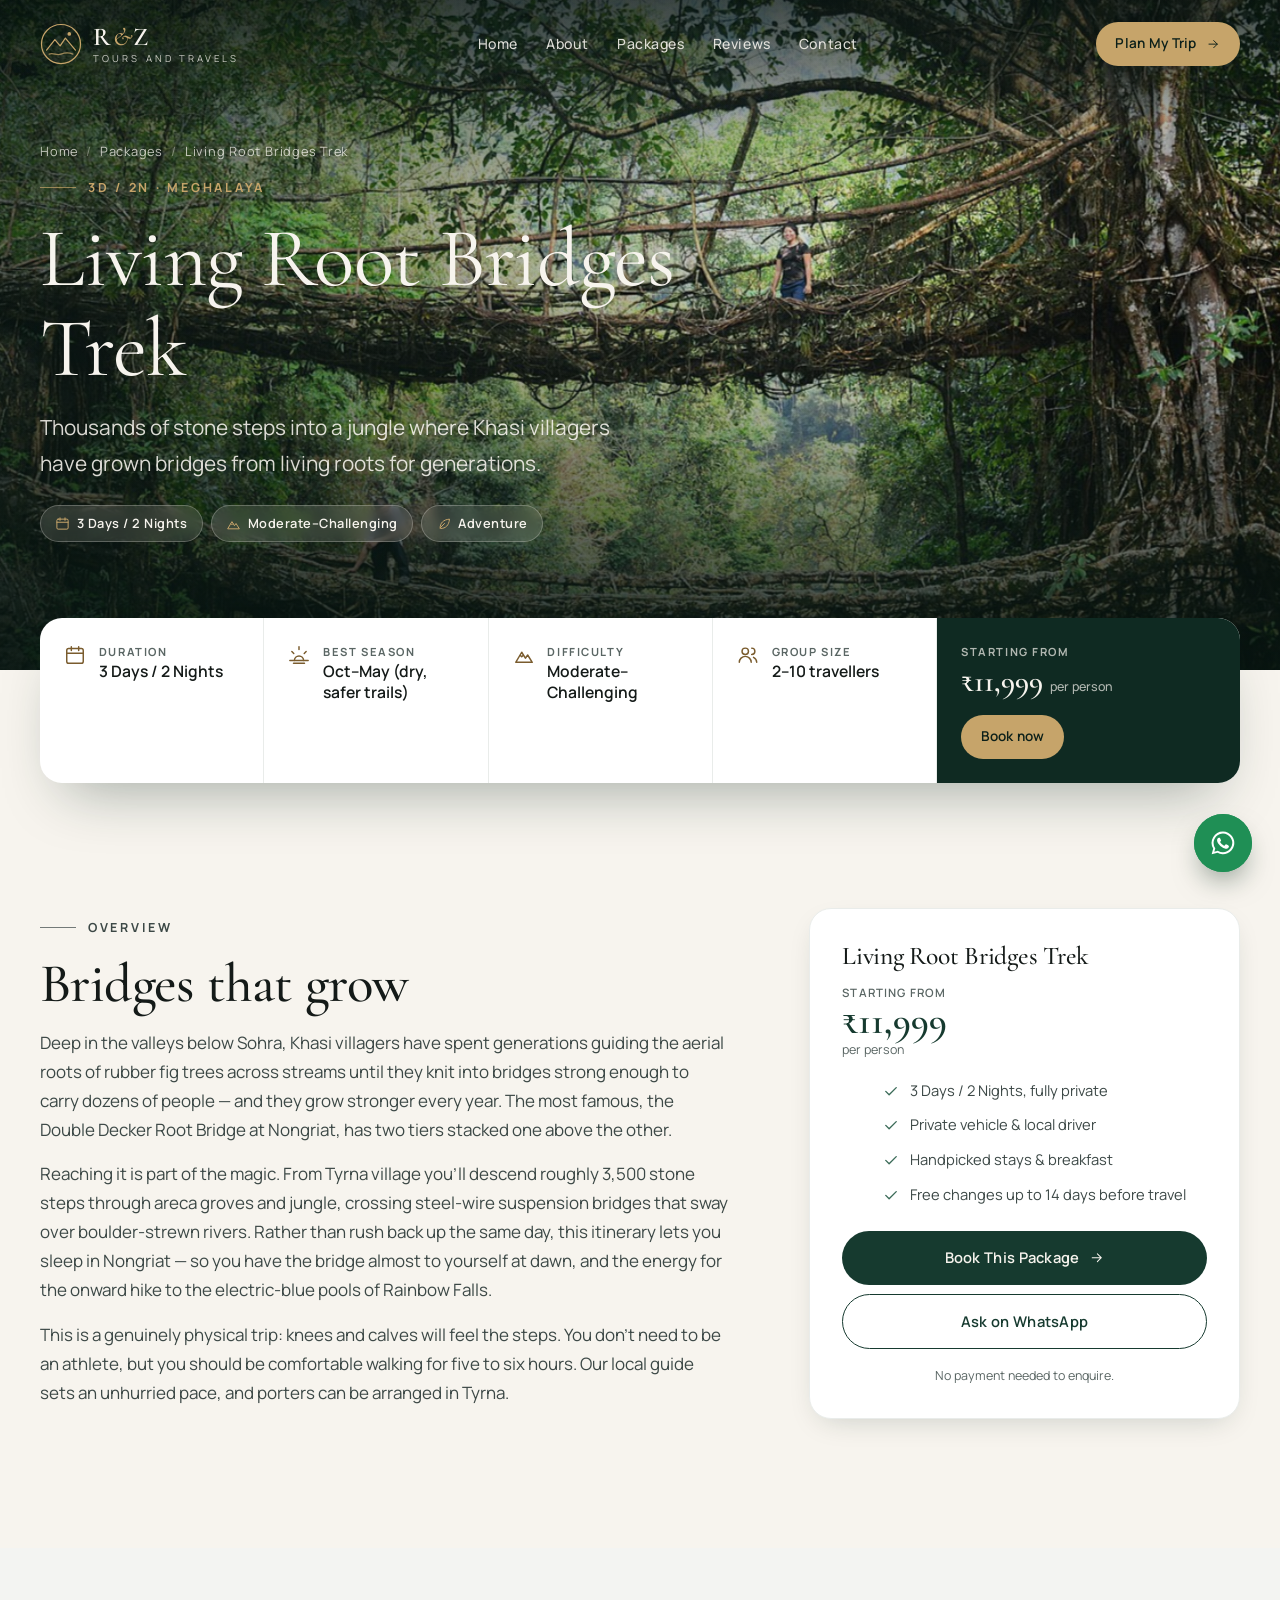
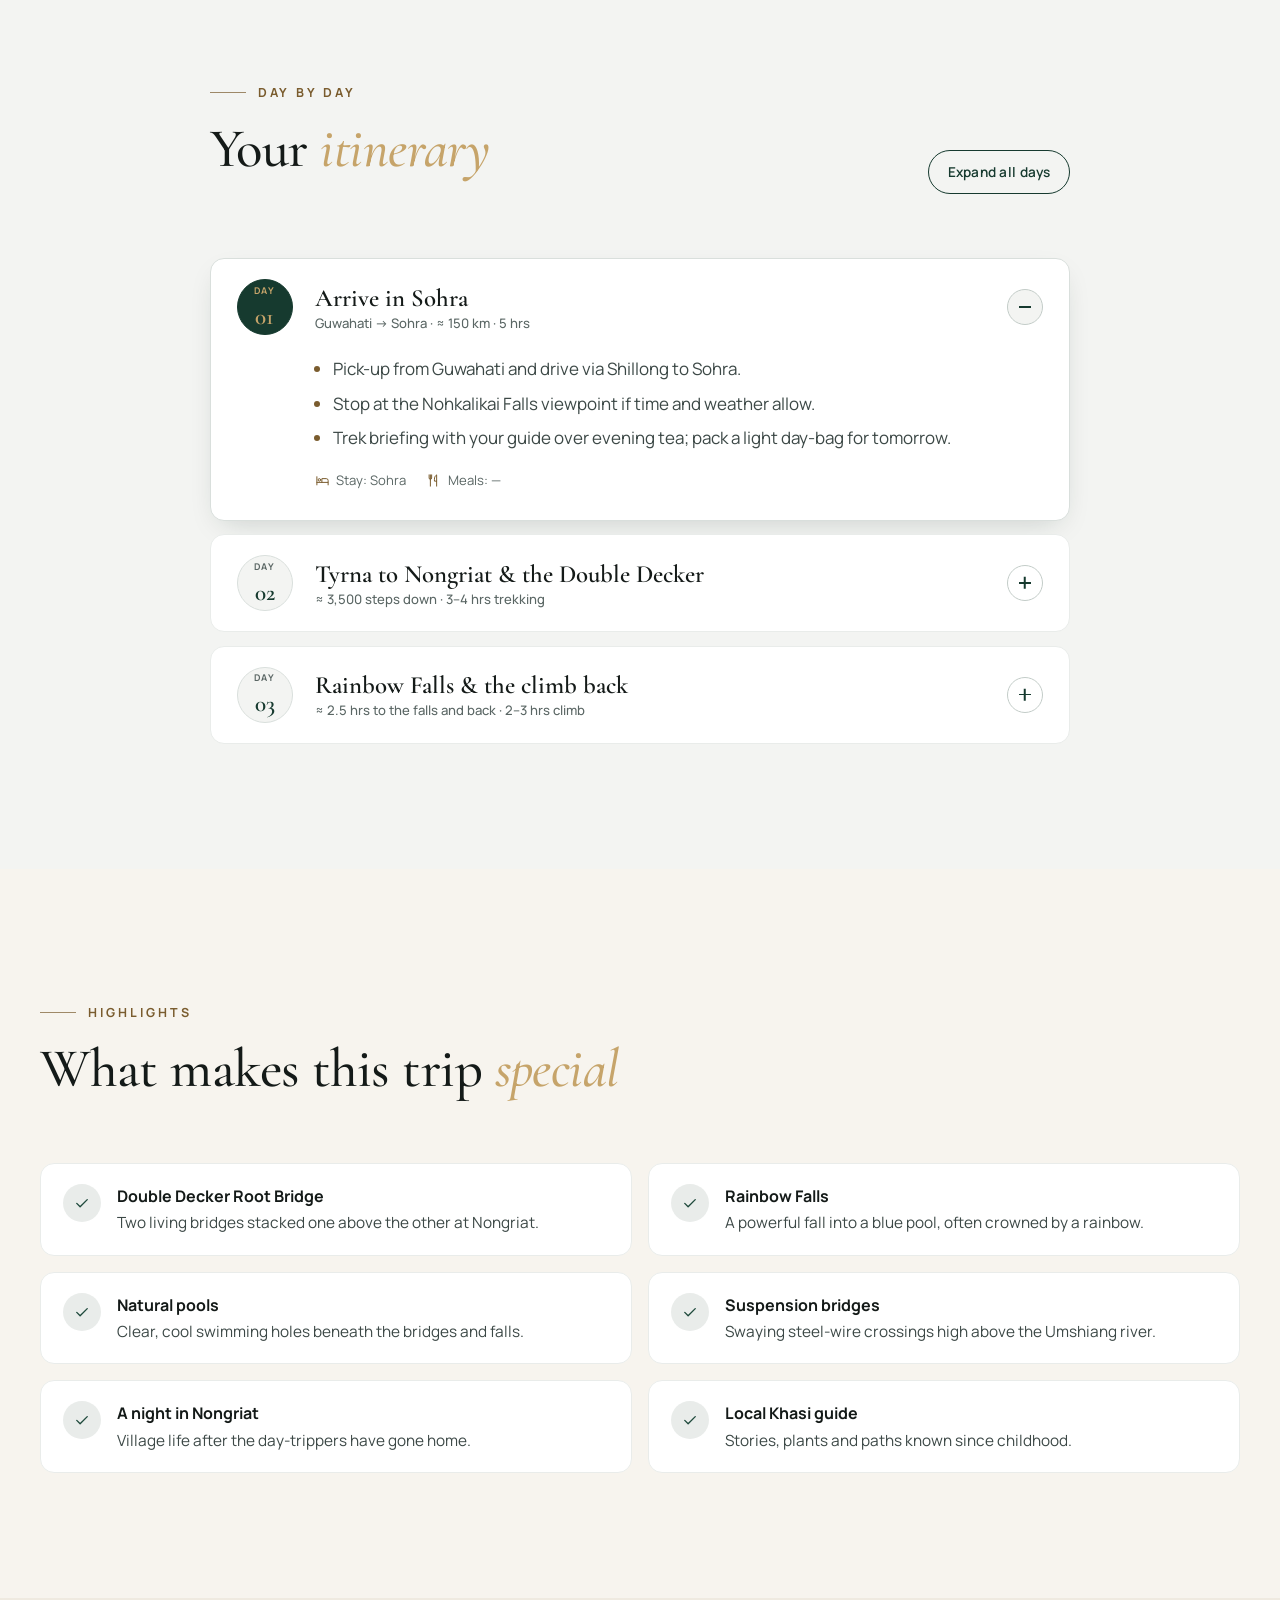
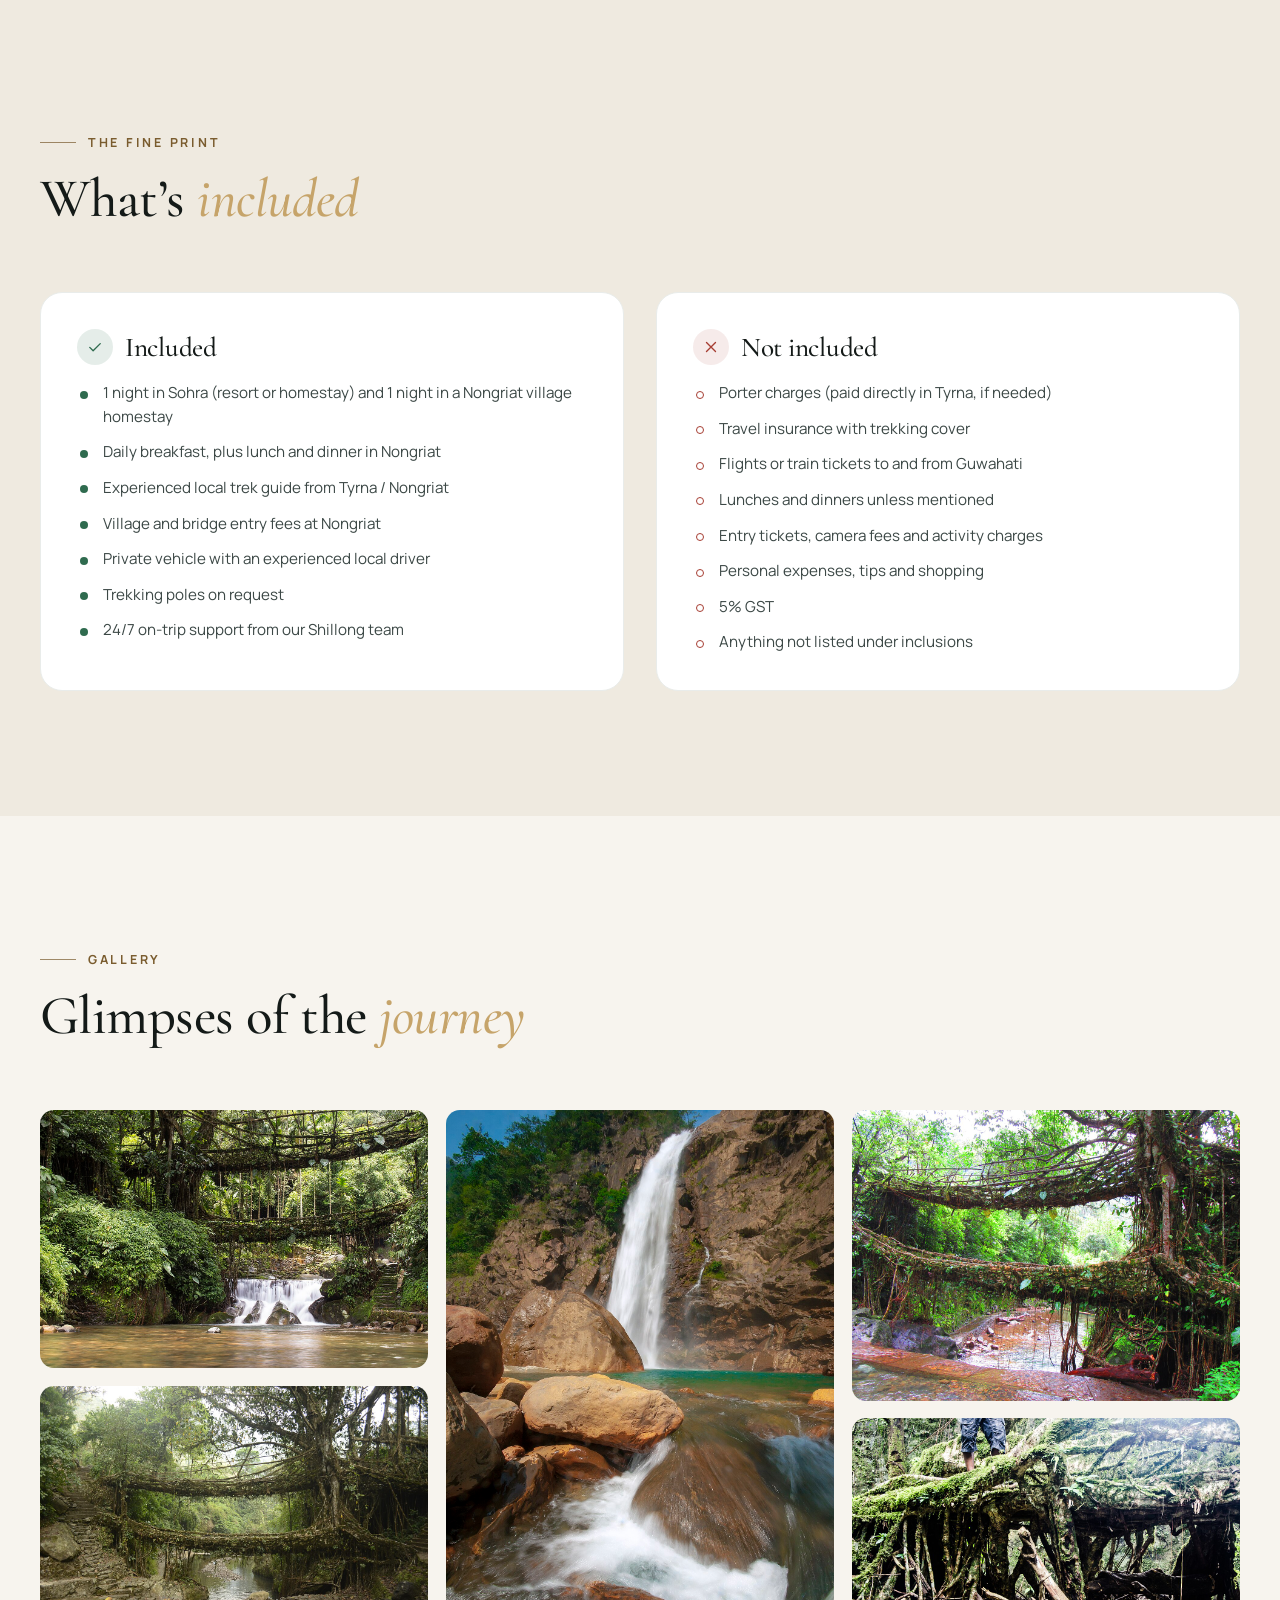
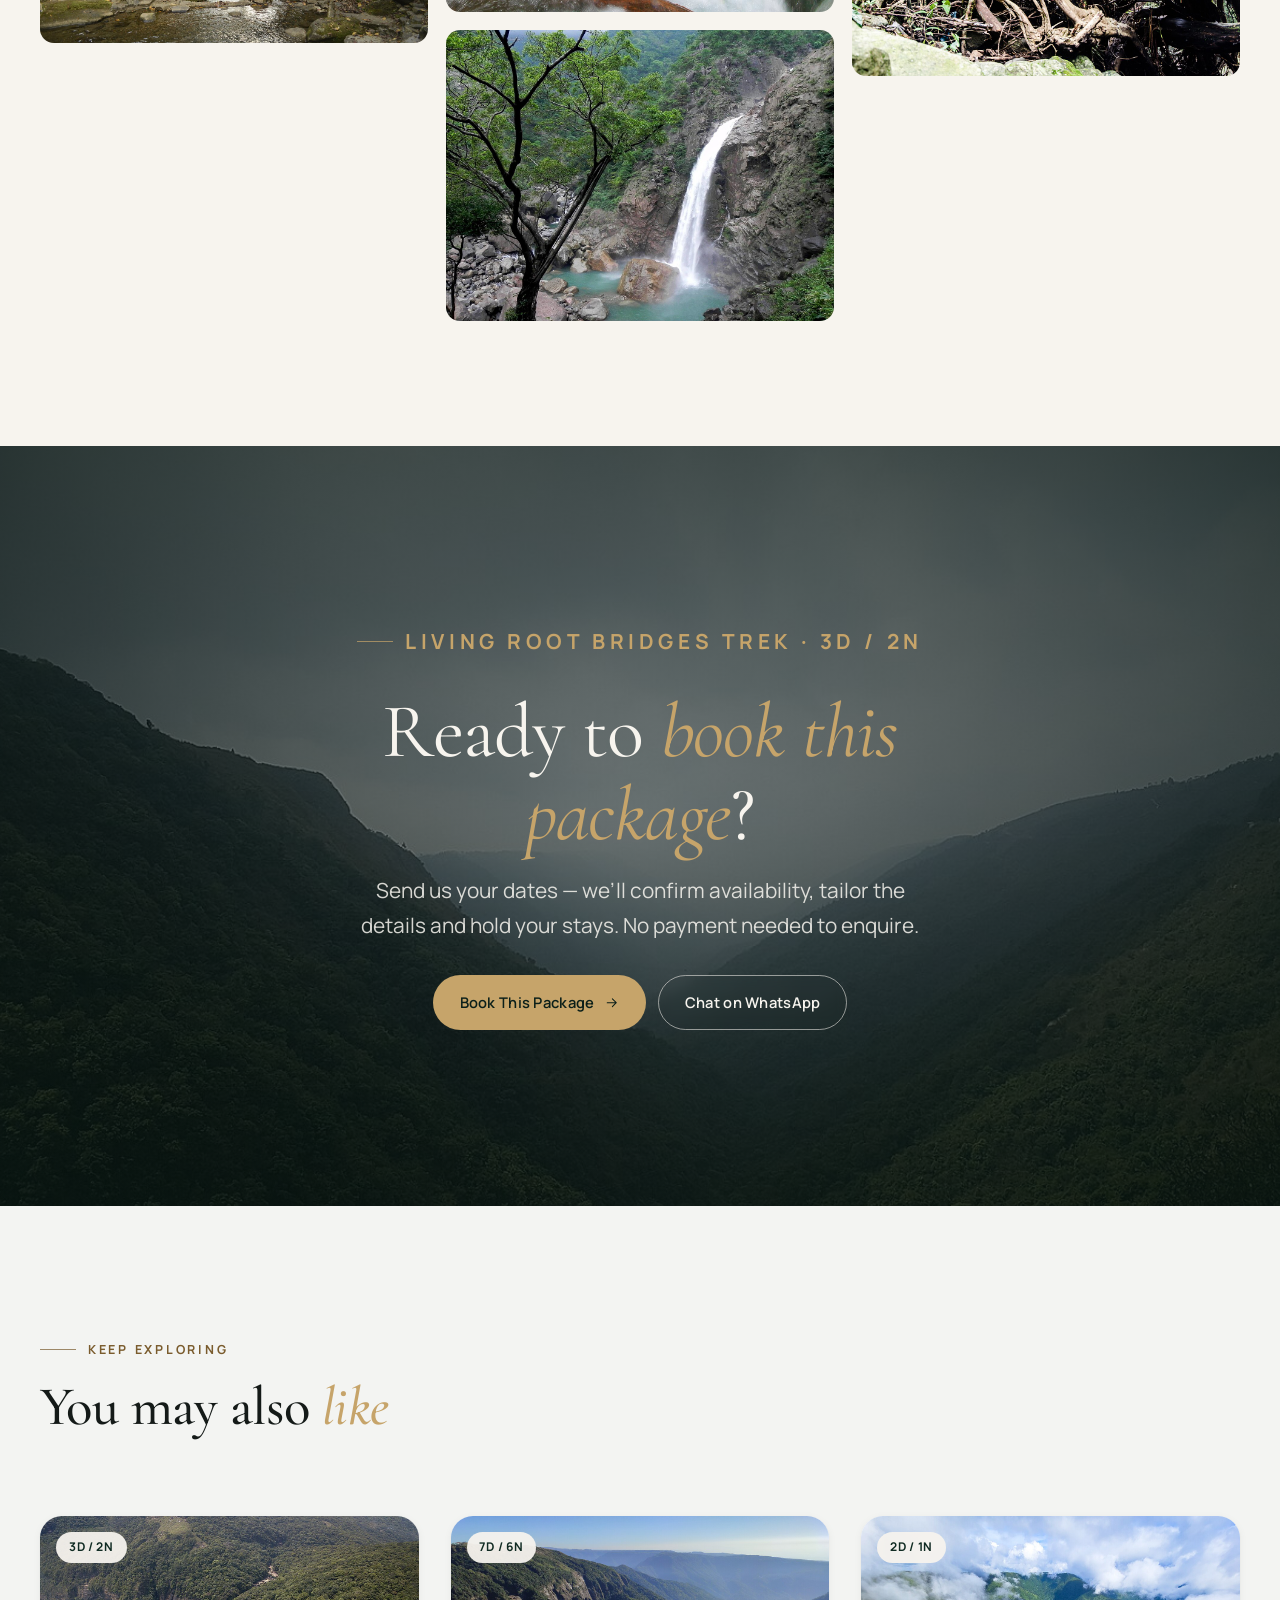
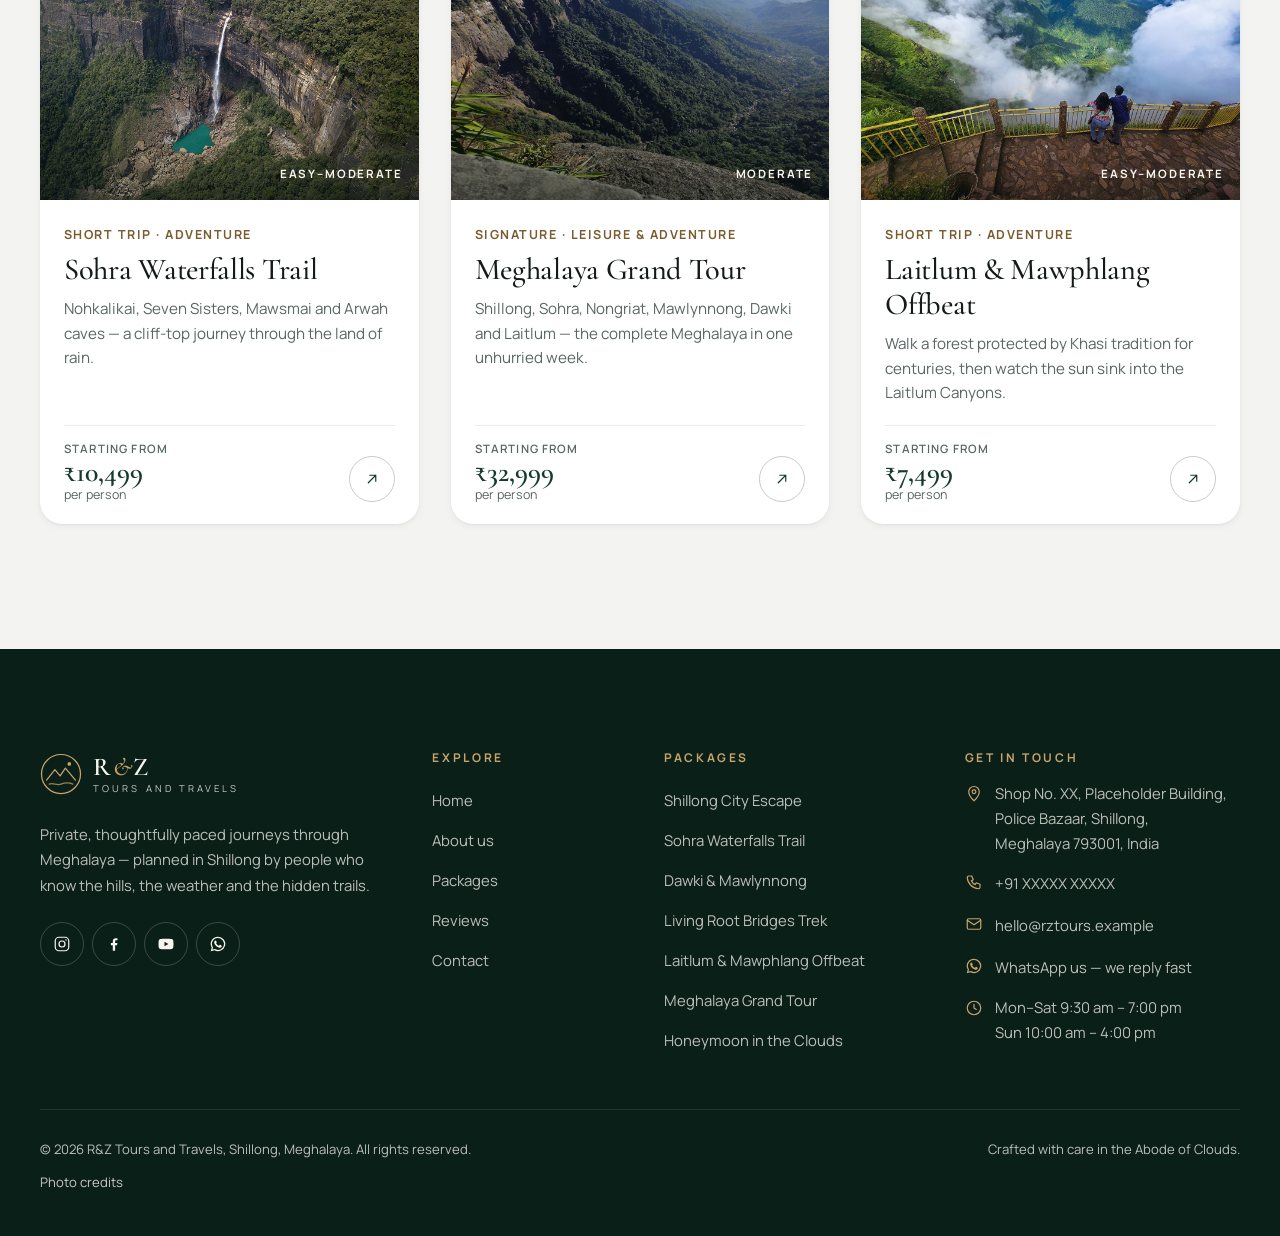
<file: packages/living-root-bridges-trek.html>
<!DOCTYPE html>
<html lang="en-IN">
<head>
<meta charset="utf-8">
<meta name="viewport" content="width=device-width, initial-scale=1">
<title>Living Root Bridges Trek — 3 Days / 2 Nights | R&amp;Z Tours and Travels</title>
<meta name="description" content="3 Days / 2 Nights Living Root Bridges Trek tour from Shillong: Descend from Tyrna to Nongriat, sleep beside the Double Decker Root Bridge and swim beneath Rainbow Falls. Private vehicle, handpicked stays, from ₹11,999 per person.">
<meta name="theme-color" content="#0f2a22">
<meta name="robots" content="index, follow">
<!-- Open Graph / social sharing (replace the example domain with your live domain) -->
<meta property="og:type" content="website">
<meta property="og:site_name" content="R&amp;Z Tours and Travels">
<meta property="og:title" content="Living Root Bridges Trek — 3 Days / 2 Nights | R&amp;Z Tours and Travels">
<meta property="og:description" content="3 Days / 2 Nights Living Root Bridges Trek tour from Shillong: Descend from Tyrna to Nongriat, sleep beside the Double Decker Root Bridge and swim beneath Rainbow Falls. Private vehicle, handpicked stays, from ₹11,999 per person.">
<meta property="og:url" content="https://www.rztours.example/packages/living-root-bridges-trek.html">
<meta property="og:image" content="https://www.rztours.example/assets/images/double-decker-root-bridge-hero.jpg">
<meta property="og:locale" content="en_IN">
<meta name="twitter:card" content="summary_large_image">
<link rel="icon" type="image/svg+xml" href="data:image/svg+xml,%3Csvg%20xmlns%3D'http%3A%2F%2Fwww.w3.org%2F2000%2Fsvg'%20viewBox%3D'0%200%2048%2048'%3E%3Crect%20width%3D'48'%20height%3D'48'%20rx%3D'12'%20fill%3D'%230f2a22'%2F%3E%3Cpath%20d%3D'M8%2032l9.5-12%206%207.2%206-9L41%2032'%20fill%3D'none'%20stroke%3D'%23c6a46a'%20stroke-width%3D'3'%20stroke-linecap%3D'round'%20stroke-linejoin%3D'round'%2F%3E%3Ccircle%20cx%3D'33.5'%20cy%3D'13'%20r%3D'2.6'%20fill%3D'%23c6a46a'%2F%3E%3C%2Fsvg%3E">
<link rel="preconnect" href="https://fonts.googleapis.com">
<link rel="preconnect" href="https://fonts.gstatic.com" crossorigin>
<link rel="stylesheet" href="https://fonts.googleapis.com/css2?family=Cormorant+Garamond:ital,wght@0,400;0,500;0,600;1,400;1,500&amp;family=Manrope:wght@400;500;600;700&amp;display=swap">
<link rel="stylesheet" href="../assets/css/style.css">
<script>
  /* Runs before paint: flags JS, decides between first-visit preloader and the page-transition curtain.
     Failsafe: if main.js never loads, the page is revealed after 4s. */
  (function (h) {
    h.className += ' js';
    var first = false;
    try { first = !sessionStorage.getItem('rz-visited'); sessionStorage.setItem('rz-visited', '1'); } catch (e) {}
    var reduce = window.matchMedia && window.matchMedia('(prefers-reduced-motion: reduce)').matches;
    h.className += (first && !reduce) ? ' show-preloader' : ' pt-cover';
    setTimeout(function () { if (!window.RZ) { h.className = h.className.replace(/\b(js|pt-cover|show-preloader)\b/g, ''); } }, 4000);
  })(document.documentElement);
</script>
</head><body>
<a class="skip-link" href="#main">Skip to main content</a>

<!-- Preloader (first visit only) -->
<div class="preloader" aria-hidden="true">
  <div class="preloader__inner">
    <svg class="preloader__mark" viewBox="0 0 48 48" fill="none" stroke="currentColor" stroke-width="1.4" stroke-linecap="round" stroke-linejoin="round" aria-hidden="true"><circle cx="24" cy="24" r="22.3"/><path d="M7.5 31l9.5-12 6 7.2 6-9 11.5 13.8"/><path d="M10.5 35.6c4.4-2 8.6 1.9 13.5 0s9.2-2 13.5 0" opacity=".75"/><circle cx="33.5" cy="12.5" r="2.1" fill="currentColor" stroke="none"/></svg>
    <div class="preloader__word"><span>R&amp;Z</span></div>
    <div class="preloader__line"></div>
    <p class="preloader__sub">Tours and Travels · Shillong</p>
  </div>
</div>

<!-- Page transition curtain -->
<div class="page-transition" aria-hidden="true"><div class="page-transition__panel"><svg class="page-transition__mark" viewBox="0 0 48 48" fill="none" stroke="currentColor" stroke-width="1.4" stroke-linecap="round" stroke-linejoin="round" aria-hidden="true"><circle cx="24" cy="24" r="22.3"/><path d="M7.5 31l9.5-12 6 7.2 6-9 11.5 13.8"/><path d="M10.5 35.6c4.4-2 8.6 1.9 13.5 0s9.2-2 13.5 0" opacity=".75"/><circle cx="33.5" cy="12.5" r="2.1" fill="currentColor" stroke="none"/></svg></div></div>

<!-- ============ HEADER (identical on every page) ============ -->
<header class="site-header">
  <div class="container header__inner">
    <a class="logo" href="../index.html" aria-label="R&amp;Z Tours and Travels — home">
      <svg class="logo__mark" viewBox="0 0 48 48" fill="none" stroke="currentColor" stroke-width="1.4" stroke-linecap="round" stroke-linejoin="round" aria-hidden="true"><circle cx="24" cy="24" r="22.3"/><path d="M7.5 31l9.5-12 6 7.2 6-9 11.5 13.8"/><path d="M10.5 35.6c4.4-2 8.6 1.9 13.5 0s9.2-2 13.5 0" opacity=".75"/><circle cx="33.5" cy="12.5" r="2.1" fill="currentColor" stroke="none"/></svg>
      <span class="logo__text"><span class="logo__name">R<i>&amp;</i>Z</span><span class="logo__sub">Tours and Travels</span></span>
    </a>
    <nav class="nav" aria-label="Primary">
      <ul class="nav__list">
          <li><a class="nav__link" href="../index.html">Home</a></li>
          <li><a class="nav__link" href="../about.html">About</a></li>
          <li><a class="nav__link" href="../packages.html">Packages</a></li>
          <li><a class="nav__link" href="../reviews.html">Reviews</a></li>
          <li><a class="nav__link" href="../contact.html">Contact</a></li>
      </ul>
    </nav>
    <a class="btn btn--gold btn--sm header__cta" href="../contact.html">Plan My Trip <svg viewBox="0 0 24 24" fill="none" stroke="currentColor" stroke-width="1.6" stroke-linecap="round" stroke-linejoin="round" aria-hidden="true"><path d="M5 12h14M13 6l6 6-6 6"/></svg></a>
    <button class="menu-toggle" type="button" aria-expanded="false" aria-controls="mobile-menu" aria-label="Open menu">
      <span class="menu-toggle__box" aria-hidden="true"><span class="menu-toggle__line"></span><span class="menu-toggle__line"></span><span class="menu-toggle__line"></span></span>
    </button>
  </div>
</header>

<div class="mobile-menu" id="mobile-menu">
  <nav aria-label="Mobile">
    <ul class="mobile-menu__list">
        <li class="mobile-menu__item"><a class="mobile-menu__link" href="../index.html"><small>01</small>Home</a></li>
        <li class="mobile-menu__item"><a class="mobile-menu__link" href="../about.html"><small>02</small>About</a></li>
        <li class="mobile-menu__item"><a class="mobile-menu__link" href="../packages.html"><small>03</small>Packages</a></li>
        <li class="mobile-menu__item"><a class="mobile-menu__link" href="../reviews.html"><small>04</small>Reviews</a></li>
        <li class="mobile-menu__item"><a class="mobile-menu__link" href="../contact.html"><small>05</small>Contact</a></li>
    </ul>
  </nav>
  <div class="mobile-menu__foot">
    <a href="tel:+91XXXXXXXXXX">+91&nbsp;XXXXX&nbsp;XXXXX</a>
    <a href="mailto:hello@rztours.example">hello@rztours.example</a>
    <a href="https://wa.me/91XXXXXXXXXX" target="_blank" rel="noopener">Chat on WhatsApp</a>
  </div>
</div>
<!-- ============ /HEADER ============ -->

<main id="main">
  <section class="page-hero page-hero--overlap">
    <div class="page-hero__media" data-parallax="0.25"><img src="../assets/images/double-decker-root-bridge-hero.jpg" srcset="../assets/images/double-decker-root-bridge.jpg 1280w, ../assets/images/double-decker-root-bridge-hero.jpg 1920w" sizes="100vw" width="1920" height="1280" alt="The two-tiered Double Decker Living Root Bridge in Nongriat" fetchpriority="high" decoding="async"></div>
    <div class="page-hero__overlay"></div>
    <div class="container page-hero__content">
      <nav aria-label="Breadcrumb" class="hero-fade hero-fade--1"><ol class="breadcrumb"><li><a href="../index.html">Home</a></li><li><a href="../packages.html">Packages</a></li><li><span aria-current="page">Living Root Bridges Trek</span></li></ol></nav>
      <p class="eyebrow hero-fade hero-fade--1">3D / 2N · Meghalaya</p>
      <h1 class="page-hero__title" data-split>Living Root Bridges Trek</h1>
      <p class="page-hero__lead hero-fade hero-fade--3">Thousands of stone steps into a jungle where Khasi villagers have grown bridges from living roots for generations.</p>
      <div class="hero-chips hero-fade hero-fade--4"><span class="chip"><svg viewBox="0 0 24 24" fill="none" stroke="currentColor" stroke-width="1.6" stroke-linecap="round" stroke-linejoin="round" aria-hidden="true"><rect x="3" y="5" width="18" height="16" rx="2"/><path d="M3 10h18M8 3v4M16 3v4"/></svg>3 Days / 2 Nights</span><span class="chip"><svg viewBox="0 0 24 24" fill="none" stroke="currentColor" stroke-width="1.6" stroke-linecap="round" stroke-linejoin="round" aria-hidden="true"><path d="M3 20l6.5-11 4 6.5L16 12l5 8z"/><path d="M8 12.5l1.5 1.5 1.5-1.5"/></svg>Moderate–Challenging</span><span class="chip"><svg viewBox="0 0 24 24" fill="none" stroke="currentColor" stroke-width="1.6" stroke-linecap="round" stroke-linejoin="round" aria-hidden="true"><path d="M5 19c0-8 5-13 15-14-1 10-6 15-14 15"/><path d="M5 19l7-7"/></svg>Adventure</span></div>
    </div>
  </section>

  <!-- ===== QUICK FACTS ===== -->
  <section aria-label="Quick facts">
    <div class="container">
      <div class="facts" data-reveal>
        <div class="fact"><span class="fact__icon"><svg viewBox="0 0 24 24" fill="none" stroke="currentColor" stroke-width="1.6" stroke-linecap="round" stroke-linejoin="round" aria-hidden="true"><rect x="3" y="5" width="18" height="16" rx="2"/><path d="M3 10h18M8 3v4M16 3v4"/></svg></span><span><span class="fact__label">Duration</span><span class="fact__value">3 Days / 2 Nights</span></span></div>
        <div class="fact"><span class="fact__icon"><svg viewBox="0 0 24 24" fill="none" stroke="currentColor" stroke-width="1.6" stroke-linecap="round" stroke-linejoin="round" aria-hidden="true"><path d="M7 18a5 5 0 1110 0"/><path d="M12 3v3M4.2 8.2l2.1 2.1M19.8 8.2l-2.1 2.1M2 18h20M6 21h12"/></svg></span><span><span class="fact__label">Best season</span><span class="fact__value">Oct–May (dry, safer trails)</span></span></div>
        <div class="fact"><span class="fact__icon"><svg viewBox="0 0 24 24" fill="none" stroke="currentColor" stroke-width="1.6" stroke-linecap="round" stroke-linejoin="round" aria-hidden="true"><path d="M3 20l6.5-11 4 6.5L16 12l5 8z"/><path d="M8 12.5l1.5 1.5 1.5-1.5"/></svg></span><span><span class="fact__label">Difficulty</span><span class="fact__value">Moderate–Challenging</span></span></div>
        <div class="fact"><span class="fact__icon"><svg viewBox="0 0 24 24" fill="none" stroke="currentColor" stroke-width="1.6" stroke-linecap="round" stroke-linejoin="round" aria-hidden="true"><circle cx="9" cy="8" r="3.5"/><path d="M2.5 20a6.5 6.5 0 0113 0"/><path d="M16 4.5a3.5 3.5 0 010 7M18 14.5a6.5 6.5 0 013.5 5.5"/></svg></span><span><span class="fact__label">Group size</span><span class="fact__value">2–10 travellers</span></span></div>
        <div class="fact fact--price">
          <span><span class="fact__label">Starting from</span>
          <!-- PLACEHOLDER PRICE — update before launch -->
          <span class="fact__value">₹11,999 <small>per person</small></span></span>
          <a class="btn btn--gold btn--sm" href="../contact.html?package=living-root-bridges-trek">Book now</a>
        </div>
      </div>
    </div>
  </section>

  <!-- ===== OVERVIEW ===== -->
  <section class="section" aria-labelledby="overview-title">
    <div class="container overview">
      <div class="prose" data-reveal>
        <p class="eyebrow">Overview</p>
        <h2 id="overview-title">Bridges that grow</h2>
        <p>Deep in the valleys below Sohra, Khasi villagers have spent generations guiding the aerial roots of rubber fig trees across streams until they knit into bridges strong enough to carry dozens of people — and they grow stronger every year. The most famous, the Double Decker Root Bridge at Nongriat, has two tiers stacked one above the other.</p>
        <p>Reaching it is part of the magic. From Tyrna village you’ll descend roughly 3,500 stone steps through areca groves and jungle, crossing steel-wire suspension bridges that sway over boulder-strewn rivers. Rather than rush back up the same day, this itinerary lets you sleep in Nongriat — so you have the bridge almost to yourself at dawn, and the energy for the onward hike to the electric-blue pools of Rainbow Falls.</p>
        <p>This is a genuinely physical trip: knees and calves will feel the steps. You don’t need to be an athlete, but you should be comfortable walking for five to six hours. Our local guide sets an unhurried pace, and porters can be arranged in Tyrna.</p>
      </div>
      <aside class="booking-card" aria-labelledby="booking-title" data-reveal="right">
        <h3 id="booking-title">Living Root Bridges Trek</h3>
        <!-- PLACEHOLDER PRICE — update before launch -->
              <span class="price"><small>Starting from</small><strong>₹11,999</strong><span>per person</span></span>
        <ul>
          <li><svg viewBox="0 0 24 24" fill="none" stroke="currentColor" stroke-width="1.8" stroke-linecap="round" stroke-linejoin="round" aria-hidden="true"><path d="M5 12.5l4.5 4.5L19 7.5"/></svg><span>3 Days / 2 Nights, fully private</span></li>
          <li><svg viewBox="0 0 24 24" fill="none" stroke="currentColor" stroke-width="1.8" stroke-linecap="round" stroke-linejoin="round" aria-hidden="true"><path d="M5 12.5l4.5 4.5L19 7.5"/></svg><span>Private vehicle &amp; local driver</span></li>
          <li><svg viewBox="0 0 24 24" fill="none" stroke="currentColor" stroke-width="1.8" stroke-linecap="round" stroke-linejoin="round" aria-hidden="true"><path d="M5 12.5l4.5 4.5L19 7.5"/></svg><span>Handpicked stays &amp; breakfast</span></li>
          <li><svg viewBox="0 0 24 24" fill="none" stroke="currentColor" stroke-width="1.8" stroke-linecap="round" stroke-linejoin="round" aria-hidden="true"><path d="M5 12.5l4.5 4.5L19 7.5"/></svg><span>Free changes up to 14 days before travel</span></li>
        </ul>
        <a class="btn btn--block" href="../contact.html?package=living-root-bridges-trek">Book This Package <svg viewBox="0 0 24 24" fill="none" stroke="currentColor" stroke-width="1.6" stroke-linecap="round" stroke-linejoin="round" aria-hidden="true"><path d="M5 12h14M13 6l6 6-6 6"/></svg></a>
        <a class="btn btn--outline btn--block" href="https://wa.me/91XXXXXXXXXX" target="_blank" rel="noopener">Ask on WhatsApp</a>
        <p class="booking-card__note">No payment needed to enquire.</p>
      </aside>
    </div>
  </section>

  <!-- ===== ITINERARY ===== -->
  <section class="section section--fog" aria-labelledby="itinerary-title">
    <div class="container container--narrow">
      <div class="section-head section-head--row">
        <div data-reveal>
          <p class="eyebrow">Day by day</p>
          <h2 id="itinerary-title">Your <em class="accent">itinerary</em></h2>
        </div>
        <button class="btn btn--outline btn--sm" type="button" data-acc-toggle-all="#itinerary" aria-pressed="false" data-reveal><span class="btn__label">Expand all days</span></button>
      </div>
      <div class="accordion" id="itinerary" data-accordion data-stagger="0.07">
        <div class="acc-item">
          <h3><button class="acc-trigger" type="button" id="day-1-btn" aria-expanded="true" aria-controls="day-1-panel">
            <span class="acc-day" aria-hidden="true"><small>Day</small><b>01</b></span>
            <span class="acc-title"><strong><span class="visually-hidden">Day 1: </span>Arrive in Sohra</strong><span>Guwahati → Sohra · ≈ 150 km · 5 hrs</span></span>
            <span class="acc-icon" aria-hidden="true"></span>
          </button></h3>
          <section class="acc-panel" id="day-1-panel" aria-labelledby="day-1-btn">
            <ul>
              <li>Pick-up from Guwahati and drive via Shillong to Sohra.</li>
              <li>Stop at the Nohkalikai Falls viewpoint if time and weather allow.</li>
              <li>Trek briefing with your guide over evening tea; pack a light day-bag for tomorrow.</li>
            </ul>
            <div class="acc-panel__meta"><span><svg viewBox="0 0 24 24" fill="none" stroke="currentColor" stroke-width="1.6" stroke-linecap="round" stroke-linejoin="round" aria-hidden="true"><path d="M3 19V6M3 15h18v4M21 15v-3a3 3 0 00-3-3h-7v6"/><circle cx="7" cy="11" r="2"/></svg>Stay: Sohra</span><span><svg viewBox="0 0 24 24" fill="none" stroke="currentColor" stroke-width="1.6" stroke-linecap="round" stroke-linejoin="round" aria-hidden="true"><path d="M7 3v8M5 3v5a2 2 0 004 0V3M7 11v10M17 21V3c-2.5 1.5-3.5 4-3.5 7v3H17"/></svg>Meals: —</span></div>
          </section>
        </div>
        <div class="acc-item">
          <h3><button class="acc-trigger" type="button" id="day-2-btn" aria-expanded="false" aria-controls="day-2-panel">
            <span class="acc-day" aria-hidden="true"><small>Day</small><b>02</b></span>
            <span class="acc-title"><strong><span class="visually-hidden">Day 2: </span>Tyrna to Nongriat &amp; the Double Decker</strong><span>≈ 3,500 steps down · 3–4 hrs trekking</span></span>
            <span class="acc-icon" aria-hidden="true"></span>
          </button></h3>
          <section class="acc-panel" id="day-2-panel" aria-labelledby="day-2-btn">
            <ul>
              <li>Short drive to Tyrna village and begin the descent.</li>
              <li>Cross a single root bridge and the swaying suspension bridges over the Umshiang river.</li>
              <li>Arrive at Nongriat and the Double Decker Root Bridge; swim in the natural pool beneath it.</li>
              <li>Dinner and overnight in a simple village homestay — no roads, only the sound of the stream.</li>
            </ul>
            <div class="acc-panel__meta"><span><svg viewBox="0 0 24 24" fill="none" stroke="currentColor" stroke-width="1.6" stroke-linecap="round" stroke-linejoin="round" aria-hidden="true"><path d="M3 19V6M3 15h18v4M21 15v-3a3 3 0 00-3-3h-7v6"/><circle cx="7" cy="11" r="2"/></svg>Stay: Nongriat village homestay</span><span><svg viewBox="0 0 24 24" fill="none" stroke="currentColor" stroke-width="1.6" stroke-linecap="round" stroke-linejoin="round" aria-hidden="true"><path d="M7 3v8M5 3v5a2 2 0 004 0V3M7 11v10M17 21V3c-2.5 1.5-3.5 4-3.5 7v3H17"/></svg>Meals: Breakfast, lunch &amp; dinner</span></div>
          </section>
        </div>
        <div class="acc-item">
          <h3><button class="acc-trigger" type="button" id="day-3-btn" aria-expanded="false" aria-controls="day-3-panel">
            <span class="acc-day" aria-hidden="true"><small>Day</small><b>03</b></span>
            <span class="acc-title"><strong><span class="visually-hidden">Day 3: </span>Rainbow Falls &amp; the climb back</strong><span>≈ 2.5 hrs to the falls and back · 2–3 hrs climb</span></span>
            <span class="acc-icon" aria-hidden="true"></span>
          </button></h3>
          <section class="acc-panel" id="day-3-panel" aria-labelledby="day-3-btn">
            <ul>
              <li>Early start on the jungle trail to Rainbow Falls, named for the rainbows in its spray on sunny mornings.</li>
              <li>Swim in the blue pools around the falls (conditions permitting).</li>
              <li>Return to Nongriat and climb back up to Tyrna at your own pace.</li>
              <li>Drive to Guwahati (late arrival) or extend with a night in Shillong.</li>
            </ul>
            <div class="acc-panel__meta"><span><svg viewBox="0 0 24 24" fill="none" stroke="currentColor" stroke-width="1.6" stroke-linecap="round" stroke-linejoin="round" aria-hidden="true"><path d="M3 19V6M3 15h18v4M21 15v-3a3 3 0 00-3-3h-7v6"/><circle cx="7" cy="11" r="2"/></svg>Stay: —</span><span><svg viewBox="0 0 24 24" fill="none" stroke="currentColor" stroke-width="1.6" stroke-linecap="round" stroke-linejoin="round" aria-hidden="true"><path d="M7 3v8M5 3v5a2 2 0 004 0V3M7 11v10M17 21V3c-2.5 1.5-3.5 4-3.5 7v3H17"/></svg>Meals: Breakfast</span></div>
          </section>
        </div>
      </div>
    </div>
  </section>

  <!-- ===== HIGHLIGHTS ===== -->
  <section class="section" aria-labelledby="highlights-title">
    <div class="container">
      <div class="section-head" data-reveal>
        <p class="eyebrow">Highlights</p>
        <h2 id="highlights-title">What makes this trip <em class="accent">special</em></h2>
      </div>
      <ul class="highlights" data-stagger="0.07">
        <li class="highlight"><span class="highlight__icon"><svg viewBox="0 0 24 24" fill="none" stroke="currentColor" stroke-width="1.8" stroke-linecap="round" stroke-linejoin="round" aria-hidden="true"><path d="M5 12.5l4.5 4.5L19 7.5"/></svg></span><p><strong>Double Decker Root Bridge</strong>Two living bridges stacked one above the other at Nongriat.</p></li>
        <li class="highlight"><span class="highlight__icon"><svg viewBox="0 0 24 24" fill="none" stroke="currentColor" stroke-width="1.8" stroke-linecap="round" stroke-linejoin="round" aria-hidden="true"><path d="M5 12.5l4.5 4.5L19 7.5"/></svg></span><p><strong>Rainbow Falls</strong>A powerful fall into a blue pool, often crowned by a rainbow.</p></li>
        <li class="highlight"><span class="highlight__icon"><svg viewBox="0 0 24 24" fill="none" stroke="currentColor" stroke-width="1.8" stroke-linecap="round" stroke-linejoin="round" aria-hidden="true"><path d="M5 12.5l4.5 4.5L19 7.5"/></svg></span><p><strong>Natural pools</strong>Clear, cool swimming holes beneath the bridges and falls.</p></li>
        <li class="highlight"><span class="highlight__icon"><svg viewBox="0 0 24 24" fill="none" stroke="currentColor" stroke-width="1.8" stroke-linecap="round" stroke-linejoin="round" aria-hidden="true"><path d="M5 12.5l4.5 4.5L19 7.5"/></svg></span><p><strong>Suspension bridges</strong>Swaying steel-wire crossings high above the Umshiang river.</p></li>
        <li class="highlight"><span class="highlight__icon"><svg viewBox="0 0 24 24" fill="none" stroke="currentColor" stroke-width="1.8" stroke-linecap="round" stroke-linejoin="round" aria-hidden="true"><path d="M5 12.5l4.5 4.5L19 7.5"/></svg></span><p><strong>A night in Nongriat</strong>Village life after the day-trippers have gone home.</p></li>
        <li class="highlight"><span class="highlight__icon"><svg viewBox="0 0 24 24" fill="none" stroke="currentColor" stroke-width="1.8" stroke-linecap="round" stroke-linejoin="round" aria-hidden="true"><path d="M5 12.5l4.5 4.5L19 7.5"/></svg></span><p><strong>Local Khasi guide</strong>Stories, plants and paths known since childhood.</p></li>
      </ul>
    </div>
  </section>

  <!-- ===== INCLUSIONS / EXCLUSIONS ===== -->
  <section class="section section--cream2" aria-labelledby="incl-title">
    <div class="container">
      <div class="section-head" data-reveal>
        <p class="eyebrow">The fine print</p>
        <h2 id="incl-title">What’s <em class="accent">included</em></h2>
      </div>
      <div class="incl" data-stagger="0.12">
        <div class="incl__col incl__col--yes">
          <h3><span><svg viewBox="0 0 24 24" fill="none" stroke="currentColor" stroke-width="1.8" stroke-linecap="round" stroke-linejoin="round" aria-hidden="true"><path d="M5 12.5l4.5 4.5L19 7.5"/></svg></span>Included</h3>
          <ul class="incl__list">
            <li>1 night in Sohra (resort or homestay) and 1 night in a Nongriat village homestay</li>
            <li>Daily breakfast, plus lunch and dinner in Nongriat</li>
            <li>Experienced local trek guide from Tyrna / Nongriat</li>
            <li>Village and bridge entry fees at Nongriat</li>
            <li>Private vehicle with an experienced local driver</li>
            <li>Trekking poles on request</li>
            <li>24/7 on-trip support from our Shillong team</li>
          </ul>
        </div>
        <div class="incl__col incl__col--no">
          <h3><span><svg viewBox="0 0 24 24" fill="none" stroke="currentColor" stroke-width="1.8" stroke-linecap="round" stroke-linejoin="round" aria-hidden="true"><path d="M6 6l12 12M18 6L6 18"/></svg></span>Not included</h3>
          <ul class="incl__list">
            <li>Porter charges (paid directly in Tyrna, if needed)</li>
            <li>Travel insurance with trekking cover</li>
            <li>Flights or train tickets to and from Guwahati</li>
            <li>Lunches and dinners unless mentioned</li>
            <li>Entry tickets, camera fees and activity charges</li>
            <li>Personal expenses, tips and shopping</li>
            <li>5% GST</li>
            <li>Anything not listed under inclusions</li>
          </ul>
        </div>
      </div>
    </div>
  </section>

  <!-- ===== GALLERY ===== -->
  <section class="section" aria-labelledby="gallery-title">
    <div class="container">
      <div class="section-head" data-reveal>
        <p class="eyebrow">Gallery</p>
        <h2 id="gallery-title">Glimpses of the <em class="accent">journey</em></h2>
      </div>
      <div class="masonry" data-gallery data-stagger="0.06">
        <a class="gallery-item" href="../assets/images/root-bridge-natural-pool.jpg" data-lightbox data-caption="Double Decker Root Bridge and pool" data-credit="Jayesh minde / CC BY-SA 4.0" data-credit-url="https://commons.wikimedia.org/wiki/File:The_double_decker_living_root_bridge.jpg" data-no-transition>
          <img src="../assets/images/root-bridge-natural-pool.jpg" width="1280" height="853" alt="The Double Decker Root Bridge above a small waterfall and natural pool" loading="lazy" decoding="async">
          <span class="gallery-item__zoom" aria-hidden="true"><svg viewBox="0 0 24 24" fill="none" stroke="currentColor" stroke-width="1.6" stroke-linecap="round" stroke-linejoin="round" aria-hidden="true"><circle cx="11" cy="11" r="6.5"/><path d="M20 20l-4.2-4.2M11 8.5v5M8.5 11h5"/></svg></span>
          <span class="gallery-item__cap" aria-hidden="true">Double Decker Root Bridge and pool</span>
          <span class="visually-hidden">Open larger image: Double Decker Root Bridge and pool</span>
        </a>
        <a class="gallery-item" href="../assets/images/nongriat-root-bridges.jpg" data-lightbox data-caption="Root bridges of Nongriat" data-credit="PJeganathan / CC BY-SA 4.0" data-credit-url="https://commons.wikimedia.org/wiki/File:Living_root_bridges_of_Nongriat_village_in_East_Khasi_Hills_district,_Meghalaya_JEG7387.jpg" data-no-transition>
          <img src="../assets/images/nongriat-root-bridges.jpg" width="1280" height="848" alt="Living root bridges spanning a stream in Nongriat village" loading="lazy" decoding="async">
          <span class="gallery-item__zoom" aria-hidden="true"><svg viewBox="0 0 24 24" fill="none" stroke="currentColor" stroke-width="1.6" stroke-linecap="round" stroke-linejoin="round" aria-hidden="true"><circle cx="11" cy="11" r="6.5"/><path d="M20 20l-4.2-4.2M11 8.5v5M8.5 11h5"/></svg></span>
          <span class="gallery-item__cap" aria-hidden="true">Root bridges of Nongriat</span>
          <span class="visually-hidden">Open larger image: Root bridges of Nongriat</span>
        </a>
        <a class="gallery-item" href="../assets/images/rainbow-falls-nongriat.jpg" data-lightbox data-caption="Rainbow Falls, Nongriat" data-credit="Saurabhsawantphoto / CC BY-SA 4.0" data-credit-url="https://commons.wikimedia.org/wiki/File:SaurabhSawant_RainbowFalls_Nongriat_MG_2913.jpg" data-no-transition>
          <img src="../assets/images/rainbow-falls-nongriat.jpg" width="1280" height="1657" alt="Rainbow Falls plunging into a turquoise pool among boulders near Nongriat" loading="lazy" decoding="async">
          <span class="gallery-item__zoom" aria-hidden="true"><svg viewBox="0 0 24 24" fill="none" stroke="currentColor" stroke-width="1.6" stroke-linecap="round" stroke-linejoin="round" aria-hidden="true"><circle cx="11" cy="11" r="6.5"/><path d="M20 20l-4.2-4.2M11 8.5v5M8.5 11h5"/></svg></span>
          <span class="gallery-item__cap" aria-hidden="true">Rainbow Falls, Nongriat</span>
          <span class="visually-hidden">Open larger image: Rainbow Falls, Nongriat</span>
        </a>
        <a class="gallery-item" href="../assets/images/rainbow-falls-pool.jpg" data-lightbox data-caption="The blue pool at Rainbow Falls" data-credit="Rajesh Rane / CC BY-SA 4.0" data-credit-url="https://commons.wikimedia.org/wiki/File:Rainbow_Waterfall_Meghalaya.jpg" data-no-transition>
          <img src="../assets/images/rainbow-falls-pool.jpg" width="1280" height="960" alt="Rainbow Falls dropping into a blue pool in the forest" loading="lazy" decoding="async">
          <span class="gallery-item__zoom" aria-hidden="true"><svg viewBox="0 0 24 24" fill="none" stroke="currentColor" stroke-width="1.6" stroke-linecap="round" stroke-linejoin="round" aria-hidden="true"><circle cx="11" cy="11" r="6.5"/><path d="M20 20l-4.2-4.2M11 8.5v5M8.5 11h5"/></svg></span>
          <span class="gallery-item__cap" aria-hidden="true">The blue pool at Rainbow Falls</span>
          <span class="visually-hidden">Open larger image: The blue pool at Rainbow Falls</span>
        </a>
        <a class="gallery-item" href="../assets/images/double-decker-root-bridge-river.jpg" data-lightbox data-caption="Double Decker Root Bridge" data-credit="Arup619pal / CC BY-SA 4.0" data-credit-url="https://commons.wikimedia.org/wiki/File:Double_decker_living_root_bridge_at_Meghalaya.jpg" data-no-transition>
          <img src="../assets/images/double-decker-root-bridge-river.jpg" width="1280" height="960" alt="The Double Decker Root Bridge above a clear jungle stream" loading="lazy" decoding="async">
          <span class="gallery-item__zoom" aria-hidden="true"><svg viewBox="0 0 24 24" fill="none" stroke="currentColor" stroke-width="1.6" stroke-linecap="round" stroke-linejoin="round" aria-hidden="true"><circle cx="11" cy="11" r="6.5"/><path d="M20 20l-4.2-4.2M11 8.5v5M8.5 11h5"/></svg></span>
          <span class="gallery-item__cap" aria-hidden="true">Double Decker Root Bridge</span>
          <span class="visually-hidden">Open larger image: Double Decker Root Bridge</span>
        </a>
        <a class="gallery-item" href="../assets/images/living-root-bridge-roots.jpg" data-lightbox data-caption="Roots of a living bridge" data-credit="Ashwin Kumar / CC BY-SA 2.0" data-credit-url="https://commons.wikimedia.org/wiki/File:Double_Decker_Living_Root_Bridge3.jpg" data-no-transition>
          <img src="../assets/images/living-root-bridge-roots.jpg" width="1280" height="848" alt="Tangled rubber-fig roots woven into a living bridge" loading="lazy" decoding="async">
          <span class="gallery-item__zoom" aria-hidden="true"><svg viewBox="0 0 24 24" fill="none" stroke="currentColor" stroke-width="1.6" stroke-linecap="round" stroke-linejoin="round" aria-hidden="true"><circle cx="11" cy="11" r="6.5"/><path d="M20 20l-4.2-4.2M11 8.5v5M8.5 11h5"/></svg></span>
          <span class="gallery-item__cap" aria-hidden="true">Roots of a living bridge</span>
          <span class="visually-hidden">Open larger image: Roots of a living bridge</span>
        </a>
      </div>
    </div>
  </section>

  <section class="cta-band" aria-labelledby="cta-title">
    <div class="cta-band__media" data-parallax="0.15"><img src="../assets/images/sohra-misty-valley-hero.jpg" srcset="../assets/images/sohra-misty-valley.jpg 1280w, ../assets/images/sohra-misty-valley-hero.jpg 1920w" sizes="100vw" width="1920" height="1440" alt="" loading="lazy" decoding="async"></div>
    <div class="container" data-reveal>
      <p class="eyebrow">Living Root Bridges Trek · 3D / 2N</p>
      <h2 id="cta-title">Ready to <em>book this package</em>?</h2>
      <p>Send us your dates — we’ll confirm availability, tailor the details and hold your stays. No payment needed to enquire.</p>
      <div class="cta-band__actions">
        <a class="btn btn--gold" href="../contact.html?package=living-root-bridges-trek">Book This Package <svg viewBox="0 0 24 24" fill="none" stroke="currentColor" stroke-width="1.6" stroke-linecap="round" stroke-linejoin="round" aria-hidden="true"><path d="M5 12h14M13 6l6 6-6 6"/></svg></a>
        <a class="btn btn--ghost" href="https://wa.me/91XXXXXXXXXX" target="_blank" rel="noopener">Chat on WhatsApp</a>
      </div>
    </div>
  </section>

  <!-- ===== RELATED ===== -->
  <section class="section section--fog" aria-labelledby="related-title">
    <div class="container">
      <div class="section-head section-head--row">
        <div data-reveal>
          <p class="eyebrow">Keep exploring</p>
          <h2 id="related-title">You may also <em class="accent">like</em></h2>
        </div>
        <a class="link-arrow" href="../packages.html" data-reveal>All packages <svg viewBox="0 0 24 24" fill="none" stroke="currentColor" stroke-width="1.6" stroke-linecap="round" stroke-linejoin="round" aria-hidden="true"><path d="M5 12h14M13 6l6 6-6 6"/></svg></a>
      </div>
      <div class="pkg-grid" data-stagger="0.1">
        <article class="pkg-card" data-category="short adventure">
          <a class="pkg-card__link" href="../packages/sohra-waterfalls-trail.html">
            <div class="pkg-card__media">
              <img src="../assets/images/nohkalikai-falls-plunge-pool.jpg" width="1280" height="983" alt="Nohkalikai Falls dropping into its turquoise plunge pool" loading="lazy" decoding="async">
              <span class="pkg-card__badge">3D / 2N</span>
              <span class="pkg-card__tag">Easy–Moderate</span>
            </div>
            <div class="pkg-card__body">
              <p class="pkg-card__meta">Short trip · Adventure</p>
              <h3 class="pkg-card__title">Sohra Waterfalls Trail</h3>
              <p class="pkg-card__teaser">Nohkalikai, Seven Sisters, Mawsmai and Arwah caves — a cliff-top journey through the land of rain.</p>
              <div class="pkg-card__foot">
              <!-- PLACEHOLDER PRICE — update before launch -->
              <span class="price"><small>Starting from</small><strong>₹10,499</strong><span>per person</span></span>
                <span class="pkg-card__cta" aria-hidden="true"><svg viewBox="0 0 24 24" fill="none" stroke="currentColor" stroke-width="1.6" stroke-linecap="round" stroke-linejoin="round" aria-hidden="true"><path d="M7 17L17 7M9 7h8v8"/></svg></span>
              </div>
            </div>
          </a>
        </article>
        <article class="pkg-card" data-category="leisure adventure">
          <a class="pkg-card__link" href="../packages/meghalaya-grand-tour.html">
            <div class="pkg-card__media">
              <img src="../assets/images/sohra-cliffs-green.jpg" width="1280" height="960" alt="Steep forested cliffs and valleys near Sohra" loading="lazy" decoding="async">
              <span class="pkg-card__badge">7D / 6N</span>
              <span class="pkg-card__tag">Moderate</span>
            </div>
            <div class="pkg-card__body">
              <p class="pkg-card__meta">Signature · Leisure &amp; Adventure</p>
              <h3 class="pkg-card__title">Meghalaya Grand Tour</h3>
              <p class="pkg-card__teaser">Shillong, Sohra, Nongriat, Mawlynnong, Dawki and Laitlum — the complete Meghalaya in one unhurried week.</p>
              <div class="pkg-card__foot">
              <!-- PLACEHOLDER PRICE — update before launch -->
              <span class="price"><small>Starting from</small><strong>₹32,999</strong><span>per person</span></span>
                <span class="pkg-card__cta" aria-hidden="true"><svg viewBox="0 0 24 24" fill="none" stroke="currentColor" stroke-width="1.6" stroke-linecap="round" stroke-linejoin="round" aria-hidden="true"><path d="M7 17L17 7M9 7h8v8"/></svg></span>
              </div>
            </div>
          </a>
        </article>
        <article class="pkg-card" data-category="short adventure">
          <a class="pkg-card__link" href="../packages/laitlum-mawphlang-offbeat.html">
            <div class="pkg-card__media">
              <img src="../assets/images/laitlum-viewpoint-clouds.jpg" width="1280" height="946" alt="A couple at a railed viewpoint above clouds drifting through a green valley" loading="lazy" decoding="async">
              <span class="pkg-card__badge">2D / 1N</span>
              <span class="pkg-card__tag">Easy–Moderate</span>
            </div>
            <div class="pkg-card__body">
              <p class="pkg-card__meta">Short trip · Adventure</p>
              <h3 class="pkg-card__title">Laitlum &amp; Mawphlang Offbeat</h3>
              <p class="pkg-card__teaser">Walk a forest protected by Khasi tradition for centuries, then watch the sun sink into the Laitlum Canyons.</p>
              <div class="pkg-card__foot">
              <!-- PLACEHOLDER PRICE — update before launch -->
              <span class="price"><small>Starting from</small><strong>₹7,499</strong><span>per person</span></span>
                <span class="pkg-card__cta" aria-hidden="true"><svg viewBox="0 0 24 24" fill="none" stroke="currentColor" stroke-width="1.6" stroke-linecap="round" stroke-linejoin="round" aria-hidden="true"><path d="M7 17L17 7M9 7h8v8"/></svg></span>
              </div>
            </div>
          </a>
        </article>
      </div>
    </div>
  </section>
</main>
<!-- ============ FOOTER (identical on every page) ============ -->
<footer class="site-footer">
  <div class="container">
    <div class="footer__top">
      <div class="footer__brand">
        <a class="logo" href="../index.html" aria-label="R&amp;Z Tours and Travels — home">
          <svg class="logo__mark" viewBox="0 0 48 48" fill="none" stroke="currentColor" stroke-width="1.4" stroke-linecap="round" stroke-linejoin="round" aria-hidden="true"><circle cx="24" cy="24" r="22.3"/><path d="M7.5 31l9.5-12 6 7.2 6-9 11.5 13.8"/><path d="M10.5 35.6c4.4-2 8.6 1.9 13.5 0s9.2-2 13.5 0" opacity=".75"/><circle cx="33.5" cy="12.5" r="2.1" fill="currentColor" stroke="none"/></svg>
          <span class="logo__text"><span class="logo__name">R<i>&amp;</i>Z</span><span class="logo__sub">Tours and Travels</span></span>
        </a>
        <p>Private, thoughtfully paced journeys through Meghalaya — planned in Shillong by people who know the hills, the weather and the hidden trails.</p>
        <div class="socials">
          <!-- PLACEHOLDER social links — replace with your real profiles -->
          <a href="https://www.instagram.com/" target="_blank" rel="noopener" aria-label="R&amp;Z on Instagram"><svg viewBox="0 0 24 24" fill="none" stroke="currentColor" stroke-width="1.6" aria-hidden="true"><rect x="3" y="3" width="18" height="18" rx="5"/><circle cx="12" cy="12" r="4"/><circle cx="17.3" cy="6.7" r="1" fill="currentColor" stroke="none"/></svg></a>
          <a href="https://www.facebook.com/" target="_blank" rel="noopener" aria-label="R&amp;Z on Facebook"><svg viewBox="0 0 24 24" fill="currentColor" aria-hidden="true"><path d="M13.5 21v-7.5h2.6l.4-3h-3V8.6c0-.9.3-1.5 1.5-1.5h1.6V4.4c-.3 0-1.2-.1-2.3-.1-2.3 0-3.9 1.4-3.9 4v2.2H7.8v3h2.6V21z"/></svg></a>
          <a href="https://www.youtube.com/" target="_blank" rel="noopener" aria-label="R&amp;Z on YouTube"><svg viewBox="0 0 24 24" fill="currentColor" aria-hidden="true"><path d="M21.6 7.2a2.5 2.5 0 00-1.8-1.8C18.2 5 12 5 12 5s-6.2 0-7.8.4a2.5 2.5 0 00-1.8 1.8C2 8.8 2 12 2 12s0 3.2.4 4.8a2.5 2.5 0 001.8 1.8C5.8 19 12 19 12 19s6.2 0 7.8-.4a2.5 2.5 0 001.8-1.8c.4-1.6.4-4.8.4-4.8s0-3.2-.4-4.8zM10 15V9l5.2 3z"/></svg></a>
          <a href="https://wa.me/91XXXXXXXXXX" target="_blank" rel="noopener" aria-label="Chat with R&amp;Z on WhatsApp"><svg viewBox="0 0 24 24" fill="currentColor" aria-hidden="true"><path d="M12 2.2A9.7 9.7 0 003.6 16.8L2.3 21.7l5-1.3A9.7 9.7 0 1012 2.2zm0 17.7a8 8 0 01-4.1-1.1l-.3-.2-3 .8.8-2.9-.2-.3A8 8 0 1112 19.9zm4.4-6c-.2-.1-1.4-.7-1.7-.8-.2-.1-.4-.1-.5.1l-.8 1c-.1.2-.3.2-.5.1a6.6 6.6 0 01-3.3-2.9c-.2-.4.2-.4.7-1.3.1-.2 0-.3 0-.4l-.8-1.8c-.2-.5-.4-.4-.5-.4h-.5a.9.9 0 00-.7.3 2.8 2.8 0 00-.9 2.1 4.9 4.9 0 001 2.6 11.2 11.2 0 004.3 3.8c1.6.7 2.2.7 3 .6a2.6 2.6 0 001.7-1.2 2.1 2.1 0 00.1-1.2c0-.1-.2-.2-.5-.3z"/></svg></a>
        </div>
      </div>
      <div>
        <h2 class="footer__title">Explore</h2>
        <ul class="footer__links">
          <li><a href="../index.html">Home</a></li>
          <li><a href="../about.html">About us</a></li>
          <li><a href="../packages.html">Packages</a></li>
          <li><a href="../reviews.html">Reviews</a></li>
          <li><a href="../contact.html">Contact</a></li>
        </ul>
      </div>
      <div>
        <h2 class="footer__title">Packages</h2>
        <ul class="footer__links">
          <li><a href="../packages/shillong-city-escape.html">Shillong City Escape</a></li>
          <li><a href="../packages/sohra-waterfalls-trail.html">Sohra Waterfalls Trail</a></li>
          <li><a href="../packages/dawki-mawlynnong.html">Dawki &amp; Mawlynnong</a></li>
          <li><a href="../packages/living-root-bridges-trek.html">Living Root Bridges Trek</a></li>
          <li><a href="../packages/laitlum-mawphlang-offbeat.html">Laitlum &amp; Mawphlang Offbeat</a></li>
          <li><a href="../packages/meghalaya-grand-tour.html">Meghalaya Grand Tour</a></li>
          <li><a href="../packages/honeymoon-in-the-clouds.html">Honeymoon in the Clouds</a></li>
        </ul>
      </div>
      <div>
        <h2 class="footer__title">Get in touch</h2>
        <!-- PLACEHOLDER contact details — replace before launch -->
        <ul class="footer__contact">
          <li><svg viewBox="0 0 24 24" fill="none" stroke="currentColor" stroke-width="1.6" stroke-linecap="round" stroke-linejoin="round" aria-hidden="true"><path d="M12 21s-7-6.2-7-12a7 7 0 0114 0c0 5.8-7 12-7 12z"/><circle cx="12" cy="9" r="2.5"/></svg><span>Shop No. XX, Placeholder Building,<br>Police Bazaar, Shillong,<br>Meghalaya 793001, India</span></li>
          <li><svg viewBox="0 0 24 24" fill="none" stroke="currentColor" stroke-width="1.6" stroke-linecap="round" stroke-linejoin="round" aria-hidden="true"><path d="M5 4h4l2 5-2.5 1.5a11 11 0 005 5L15 13l5 2v4a2 2 0 01-2 2A16 16 0 013 6a2 2 0 012-2"/></svg><a href="tel:+91XXXXXXXXXX">+91&nbsp;XXXXX&nbsp;XXXXX</a></li>
          <li><svg viewBox="0 0 24 24" fill="none" stroke="currentColor" stroke-width="1.6" stroke-linecap="round" stroke-linejoin="round" aria-hidden="true"><rect x="3" y="5" width="18" height="14" rx="2"/><path d="M3 7l9 6 9-6"/></svg><a href="mailto:hello@rztours.example">hello@rztours.example</a></li>
          <li><svg viewBox="0 0 24 24" fill="currentColor" aria-hidden="true"><path d="M12 2.2A9.7 9.7 0 003.6 16.8L2.3 21.7l5-1.3A9.7 9.7 0 1012 2.2zm0 17.7a8 8 0 01-4.1-1.1l-.3-.2-3 .8.8-2.9-.2-.3A8 8 0 1112 19.9zm4.4-6c-.2-.1-1.4-.7-1.7-.8-.2-.1-.4-.1-.5.1l-.8 1c-.1.2-.3.2-.5.1a6.6 6.6 0 01-3.3-2.9c-.2-.4.2-.4.7-1.3.1-.2 0-.3 0-.4l-.8-1.8c-.2-.5-.4-.4-.5-.4h-.5a.9.9 0 00-.7.3 2.8 2.8 0 00-.9 2.1 4.9 4.9 0 001 2.6 11.2 11.2 0 004.3 3.8c1.6.7 2.2.7 3 .6a2.6 2.6 0 001.7-1.2 2.1 2.1 0 00.1-1.2c0-.1-.2-.2-.5-.3z"/></svg><a href="https://wa.me/91XXXXXXXXXX" target="_blank" rel="noopener">WhatsApp us — we reply fast</a></li>
          <li><svg viewBox="0 0 24 24" fill="none" stroke="currentColor" stroke-width="1.6" stroke-linecap="round" stroke-linejoin="round" aria-hidden="true"><circle cx="12" cy="12" r="9"/><path d="M12 7v5l3 2"/></svg><span>Mon–Sat 9:30 am – 7:00 pm<br>Sun 10:00 am – 4:00 pm</span></li>
        </ul>
      </div>
    </div>
    <div class="footer__bottom">
      <div>
        <p>© <span data-year>2026</span> R&amp;Z Tours and Travels, Shillong, Meghalaya. All rights reserved.</p>
        <details class="credits">
          <summary>Photo credits</summary>
          <p>Photographs from Wikimedia Commons, used under their respective Creative Commons licences (CC BY, CC BY-SA) or dedicated to the public domain (CC0). Images were resized; no other changes were made. <a href="https://commons.wikimedia.org/wiki/File:Cherrapunji_Waterfalls_Over_the_clouds.jpg" target="_blank" rel="noopener">Nohkalikai Falls, Sohra</a> — JakilDedhia (CC BY-SA 4.0); <a href="https://commons.wikimedia.org/wiki/File:Umiam_Lake,_Shillong,_Meghalaya.jpg" target="_blank" rel="noopener">Umiam Lake, Ri-Bhoi</a> — Prof. Vikramjit Kakati (CC BY-SA 4.0); <a href="https://commons.wikimedia.org/wiki/File:Laitlum_Canyon_(4).jpg" target="_blank" rel="noopener">Laitlum Canyons, East Khasi Hills</a> — ANKAN (CC BY-SA 4.0); <a href="https://commons.wikimedia.org/wiki/File:View_from_Mawkdok_Dympep_Valley_View_Point,_Cherrapunji,_Meghalaya,_India_in_April_2017.jpg" target="_blank" rel="noopener">Mawkdok Dympep Valley, Sohra</a> — BroKholi94 (CC BY-SA 4.0); <a href="https://commons.wikimedia.org/wiki/File:Seven_Sisters_Falls.jpg" target="_blank" rel="noopener">Seven Sisters Falls, Sohra</a> — Trideep Dutta Photography (CC BY-SA 4.0); <a href="https://commons.wikimedia.org/wiki/File:Dawn_West_Khasi_Hills_Mawphanlur_Oct24_A7CR_04276.jpg" target="_blank" rel="noopener">West Khasi Hills at dawn</a> — Timothy A. Gonsalves (CC BY-SA 4.0); <a href="https://commons.wikimedia.org/wiki/File:Sunset_in_Shillong,_East_Khasi_Hills,_Meghalaya.jpg" target="_blank" rel="noopener">Sunset over the pines, Shillong</a> — Akynehu (CC BY-SA 4.0); <a href="https://commons.wikimedia.org/wiki/File:Umngot_River_View.jpg" target="_blank" rel="noopener">Umngot River, Dawki</a> — ANKAN (CC BY-SA 4.0); <a href="https://commons.wikimedia.org/wiki/File:Double_decker_living_root_bridge_01.jpg" target="_blank" rel="noopener">Double Decker Root Bridge, Nongriat</a> — Chiranjeeb Baul (CC BY-SA 4.0); <a href="https://commons.wikimedia.org/wiki/File:Umiam_Lake.jpg" target="_blank" rel="noopener">Sails at sunset, Umiam Lake</a> — Gargi Gore (CC BY-SA 4.0); <a href="https://commons.wikimedia.org/wiki/File:Umiam_Lake_from_View_Point.jpg" target="_blank" rel="noopener">Umiam Lake</a> — ANKAN (CC BY-SA 4.0); <a href="https://commons.wikimedia.org/wiki/File:Laitlum_in_monsoon_season.jpg" target="_blank" rel="noopener">Above the clouds, Laitlum</a> — JyotiPN (CC BY-SA 4.0); <a href="https://commons.wikimedia.org/wiki/File:NohKaLikai_Falls_V2_Wiki.jpg" target="_blank" rel="noopener">Nohkalikai Falls and its plunge pool</a> — Vikramjit Kakati (CC BY-SA 4.0); <a href="https://commons.wikimedia.org/wiki/File:Clear_Water_of_Umngot_River.jpg" target="_blank" rel="noopener">The clear Umngot River, Dawki</a> — ANKAN (CC BY-SA 4.0); <a href="https://commons.wikimedia.org/wiki/File:Street_in_Mawlynnong.jpg" target="_blank" rel="noopener">A lane in Mawlynnong</a> — Sai Avinash (CC BY-SA 4.0); <a href="https://commons.wikimedia.org/wiki/File:Elephant_Falls_Shillong_long_exposure.jpg" target="_blank" rel="noopener">Elephant Falls, Shillong</a> — Sudip2104 (CC BY-SA 4.0); <a href="https://commons.wikimedia.org/wiki/File:View_from_Shillong_Peak.jpg" target="_blank" rel="noopener">Shillong from Shillong Peak</a> — Rachit (CC BY-SA 4.0); <a href="https://commons.wikimedia.org/wiki/File:The_double_decker_living_root_bridge.jpg" target="_blank" rel="noopener">Double Decker Root Bridge and pool</a> — Jayesh minde (CC BY-SA 4.0); <a href="https://commons.wikimedia.org/wiki/File:Krang_Suri_Falls.jpg" target="_blank" rel="noopener">Krang Suri Falls, Jaintia Hills</a> — Abhimanyu Pathak (CC BY-SA 4.0); <a href="https://commons.wikimedia.org/wiki/File:SaurabhSawant_RainbowFalls_Nongriat_MG_2913.jpg" target="_blank" rel="noopener">Rainbow Falls, Nongriat</a> — Saurabhsawantphoto (CC BY-SA 4.0); <a href="https://commons.wikimedia.org/wiki/File:Trees_of_Mawphlang_Sacred_Forest_Meghalaya.jpg" target="_blank" rel="noopener">Mawphlang Sacred Forest</a> — Daniel Romanson (CC0); <a href="https://commons.wikimedia.org/wiki/File:Root_Bridge,_Mawlynnong...jpg" target="_blank" rel="noopener">Living Root Bridge, Riwai</a> — Keshuseeker (CC BY-SA 4.0); <a href="https://commons.wikimedia.org/wiki/File:Shillong_from_Shillong_Peak.jpg" target="_blank" rel="noopener">Pine hills above Shillong</a> — Aadri (CC BY-SA 3.0); <a href="https://commons.wikimedia.org/wiki/File:Shillong_during_night_01.jpg" target="_blank" rel="noopener">Shillong at Christmas</a> — Ganesh Mohan T (CC BY-SA 4.0); <a href="https://commons.wikimedia.org/wiki/File:Nohkalikai_Falls_of_Cherrapunji_in_summer.jpg" target="_blank" rel="noopener">Rainbow at Nohkalikai Falls</a> — Jyotishkardey (CC BY-SA 4.0); <a href="https://commons.wikimedia.org/wiki/File:Seven_Sisters_Waterfalls_(4).jpg" target="_blank" rel="noopener">The cliffs of Sohra</a> — ANKAN (CC BY-SA 4.0); <a href="https://commons.wikimedia.org/wiki/File:Mawsmai_cave.jpg" target="_blank" rel="noopener">Inside Mawsmai Cave</a> — Wann Majaw (CC0); <a href="https://commons.wikimedia.org/wiki/File:Arwah_Cave.jpg" target="_blank" rel="noopener">Arwah Cave, Sohra</a> — Wann Majaw (CC0); <a href="https://commons.wikimedia.org/wiki/File:Dainthlen_Falls_Sunset.jpg" target="_blank" rel="noopener">Dainthlen Falls at sunset</a> — Wann Majaw (CC0); <a href="https://commons.wikimedia.org/wiki/File:Powerful_Nohkalikai_Waterfall.jpg" target="_blank" rel="noopener">Nohkalikai Falls in the monsoon</a> — Photos Worldwide (CC0); <a href="https://commons.wikimedia.org/wiki/File:Dawki_Bridge_and_Umngot_River.jpg" target="_blank" rel="noopener">Dawki bridge over the Umngot</a> — ANKAN (CC BY-SA 4.0); <a href="https://commons.wikimedia.org/wiki/File:Mawlynnong_-_Cleanest_village_of_Asia_in_Meghalaya.jpg" target="_blank" rel="noopener">Mawlynnong village</a> — Madhumita Das (CC BY-SA 4.0); <a href="https://commons.wikimedia.org/wiki/File:Balancing_Rock,Mawllynong.jpg" target="_blank" rel="noopener">Balancing Rock, Mawlynnong</a> — Nirbangogoi (CC BY-SA 4.0); <a href="https://commons.wikimedia.org/wiki/File:Living_root_bridges_of_Nongriat_village_in_East_Khasi_Hills_district,_Meghalaya_JEG7387.jpg" target="_blank" rel="noopener">Root bridges of Nongriat</a> — PJeganathan (CC BY-SA 4.0); <a href="https://commons.wikimedia.org/wiki/File:Rainbow_Waterfall_Meghalaya.jpg" target="_blank" rel="noopener">The blue pool at Rainbow Falls</a> — Rajesh Rane (CC BY-SA 4.0); <a href="https://commons.wikimedia.org/wiki/File:Double_decker_living_root_bridge_at_Meghalaya.jpg" target="_blank" rel="noopener">Double Decker Root Bridge</a> — Arup619pal (CC BY-SA 4.0); <a href="https://commons.wikimedia.org/wiki/File:Double_Decker_Living_Root_Bridge3.jpg" target="_blank" rel="noopener">Roots of a living bridge</a> — Ashwin Kumar (CC BY-SA 2.0); <a href="https://commons.wikimedia.org/wiki/File:Laitlum_Canyon,_Meghalaya.jpg" target="_blank" rel="noopener">Grasslands at Laitlum</a> — Medhi jyoti (CC BY 4.0); <a href="https://commons.wikimedia.org/wiki/File:Krang_Suri_Waterfall.jpg" target="_blank" rel="noopener">Krang Suri Falls from above</a> — ANKAN (CC BY-SA 4.0); <a href="https://commons.wikimedia.org/wiki/File:Khasi_Hills,_Mawphlang.jpg" target="_blank" rel="noopener">River gorge near Mawphlang</a> — Prida Ariani (CC BY-SA 4.0); <a href="https://commons.wikimedia.org/wiki/File:Umiam_lake_01.jpg" target="_blank" rel="noopener">Morning on Umiam Lake</a> — Ganesh Mohan T (CC BY-SA 4.0); <a href="https://commons.wikimedia.org/wiki/File:Dusk_West_Khasi_Hills_Mawphanlur_Oct24_A7CR_04274.jpg" target="_blank" rel="noopener">Khasi Hills at dusk</a> — Timothy A. Gonsalves (CC BY-SA 4.0).</p>
        </details>
      </div>
      <p>Crafted with care in the Abode of Clouds.</p>
    </div>
  </div>
</footer>
<!-- ============ /FOOTER ============ -->

<a class="wa-float" href="https://wa.me/91XXXXXXXXXX" target="_blank" rel="noopener" aria-label="Chat with us on WhatsApp">
  <svg viewBox="0 0 24 24" fill="currentColor" aria-hidden="true"><path d="M12 2.2A9.7 9.7 0 003.6 16.8L2.3 21.7l5-1.3A9.7 9.7 0 1012 2.2zm0 17.7a8 8 0 01-4.1-1.1l-.3-.2-3 .8.8-2.9-.2-.3A8 8 0 1112 19.9zm4.4-6c-.2-.1-1.4-.7-1.7-.8-.2-.1-.4-.1-.5.1l-.8 1c-.1.2-.3.2-.5.1a6.6 6.6 0 01-3.3-2.9c-.2-.4.2-.4.7-1.3.1-.2 0-.3 0-.4l-.8-1.8c-.2-.5-.4-.4-.5-.4h-.5a.9.9 0 00-.7.3 2.8 2.8 0 00-.9 2.1 4.9 4.9 0 001 2.6 11.2 11.2 0 004.3 3.8c1.6.7 2.2.7 3 .6a2.6 2.6 0 001.7-1.2 2.1 2.1 0 00.1-1.2c0-.1-.2-.2-.5-.3z"/></svg><span class="wa-float__label" aria-hidden="true">Chat on WhatsApp</span>
</a>

<script src="https://code.jquery.com/jquery-3.7.1.min.js" integrity="sha256-/JqT3SQfawRcv/BIHPThkBvs0OEvtFFmqPF/lYI/Cxo=" crossorigin="anonymous"></script>
<script src="../assets/js/main.js"></script>
</body>
</html>
</file>
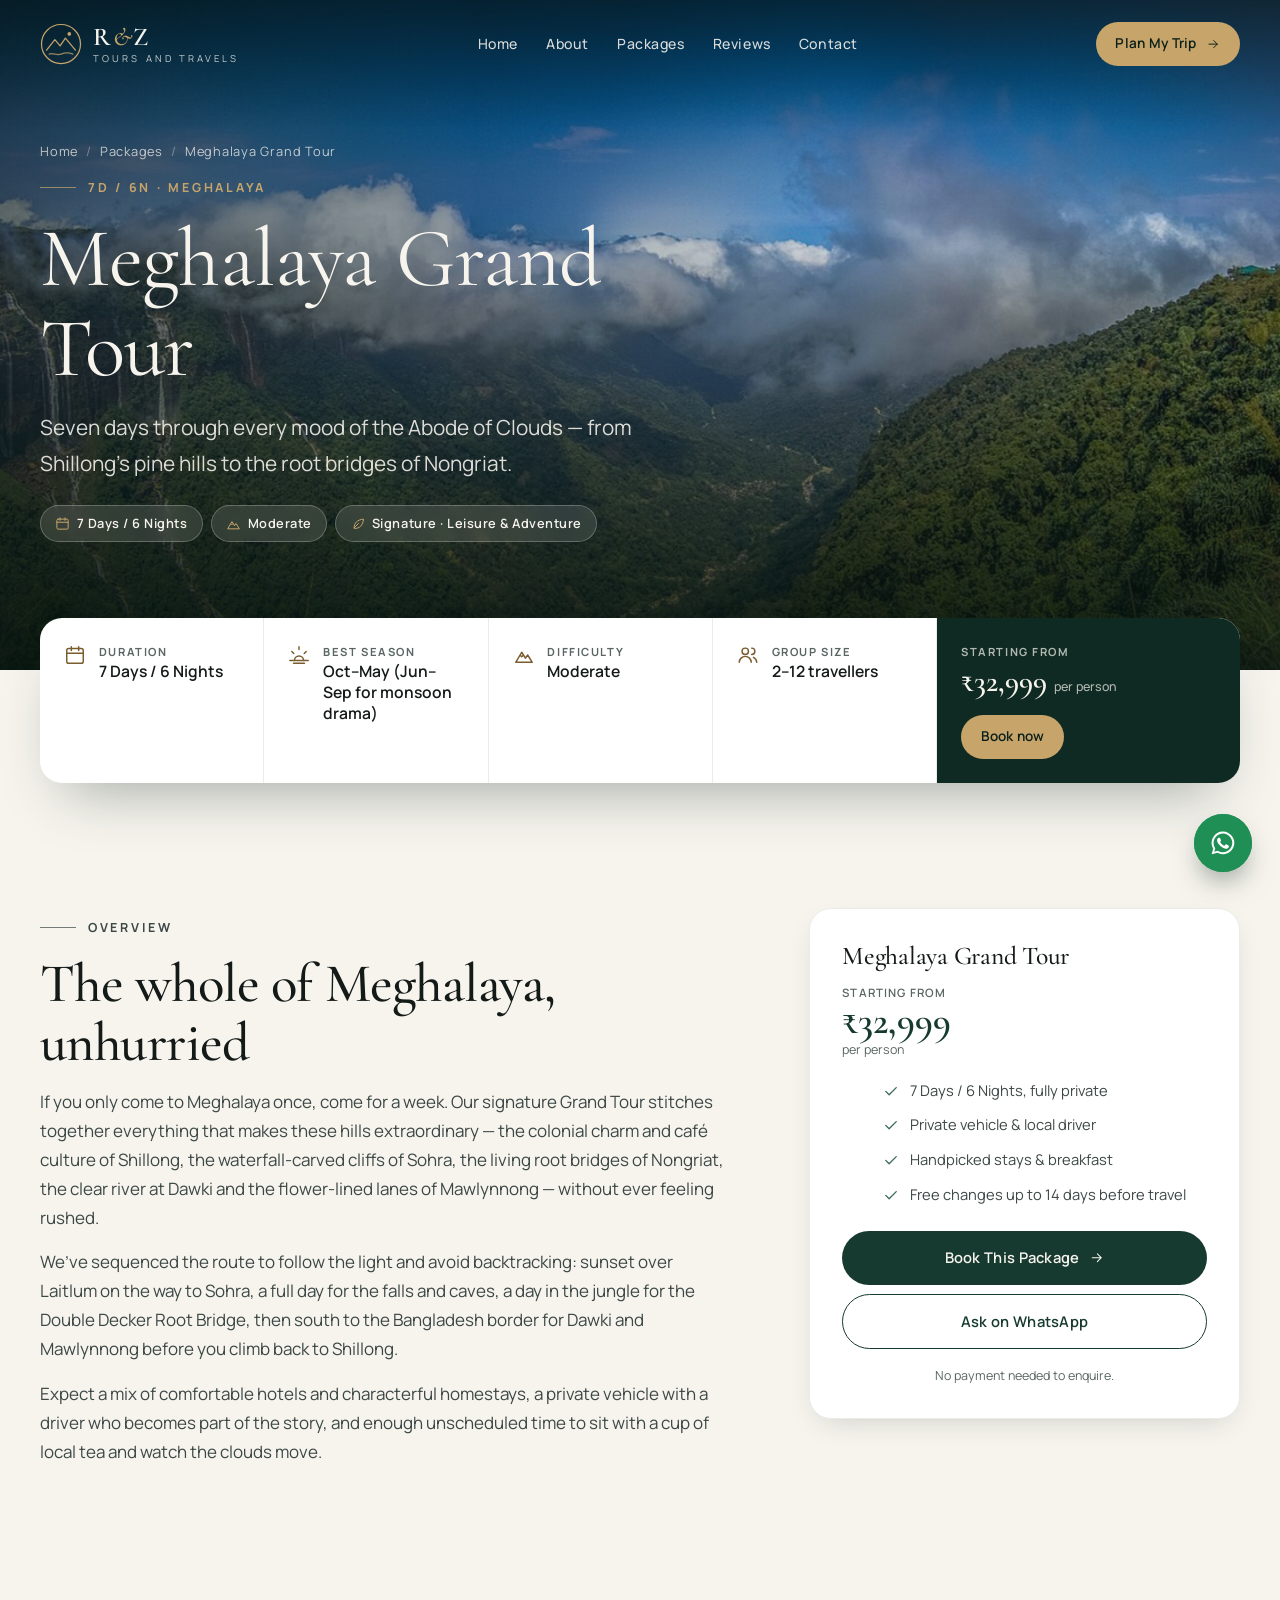
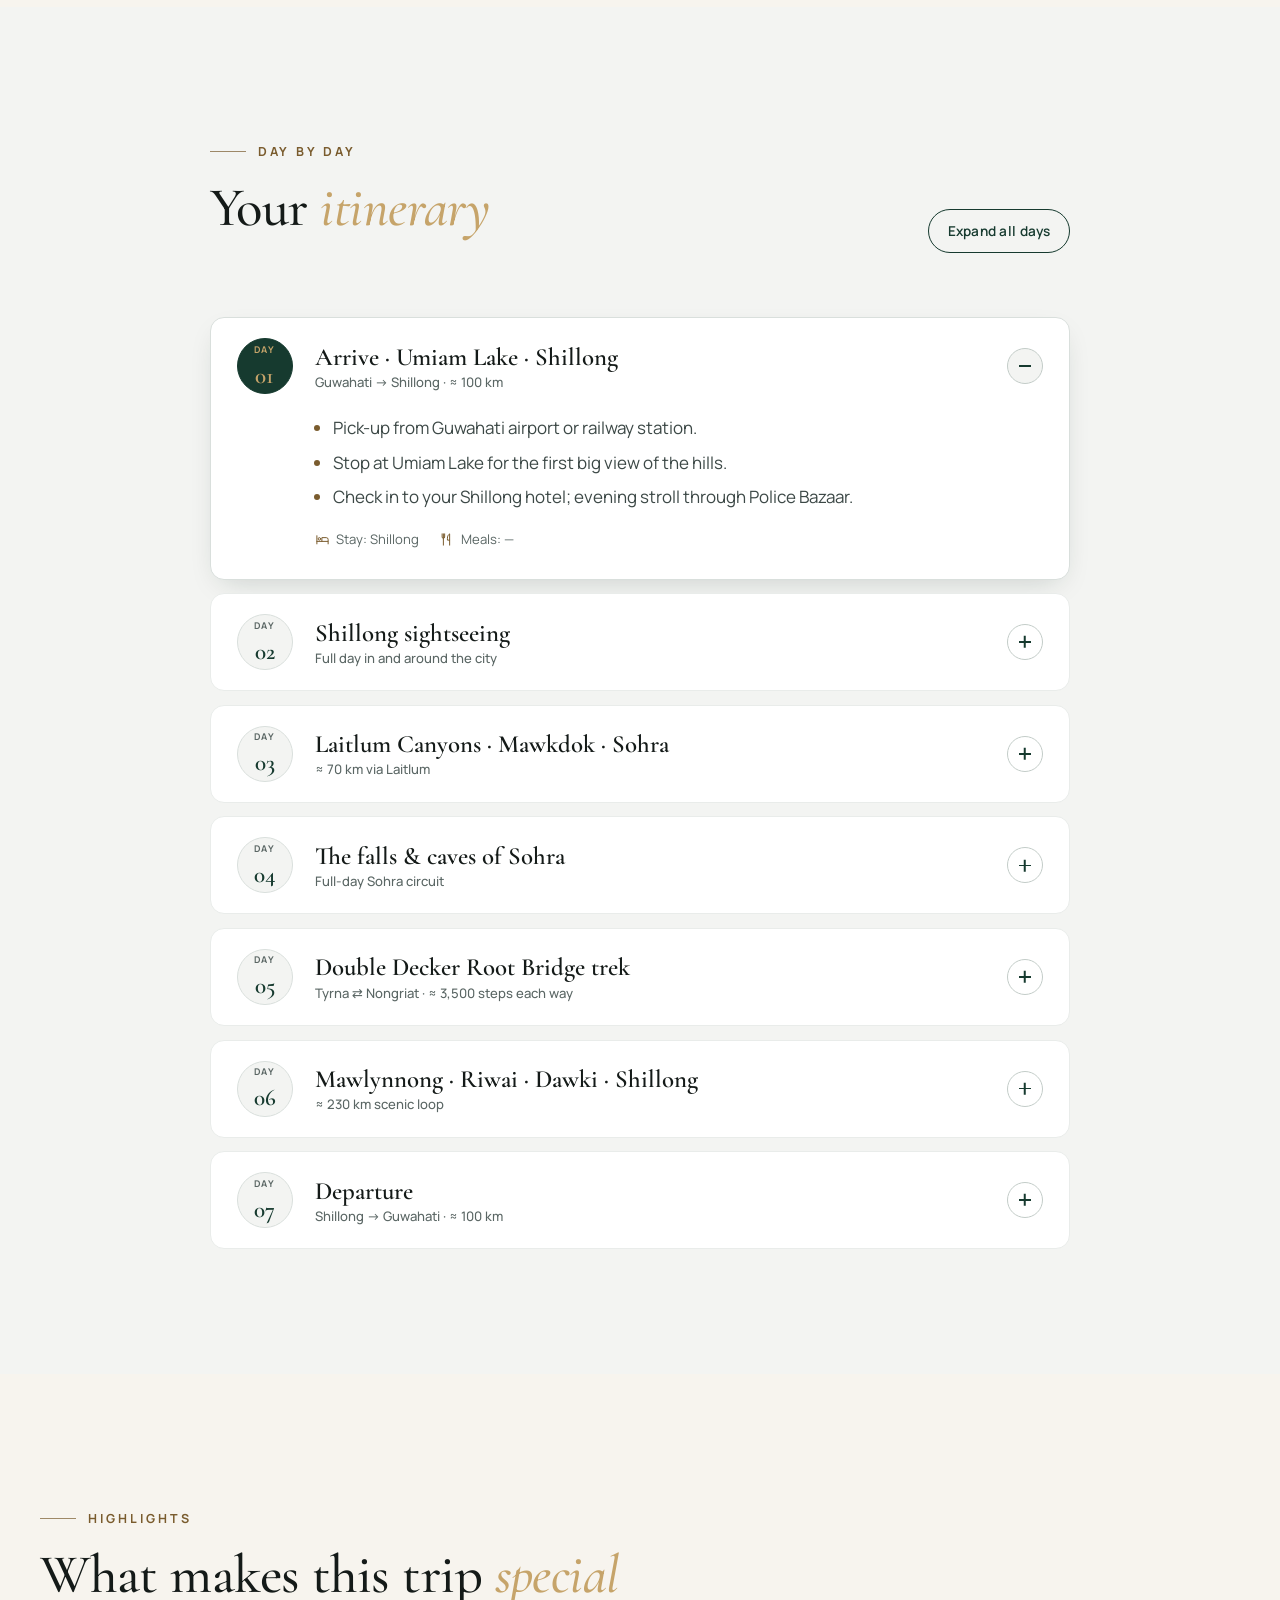
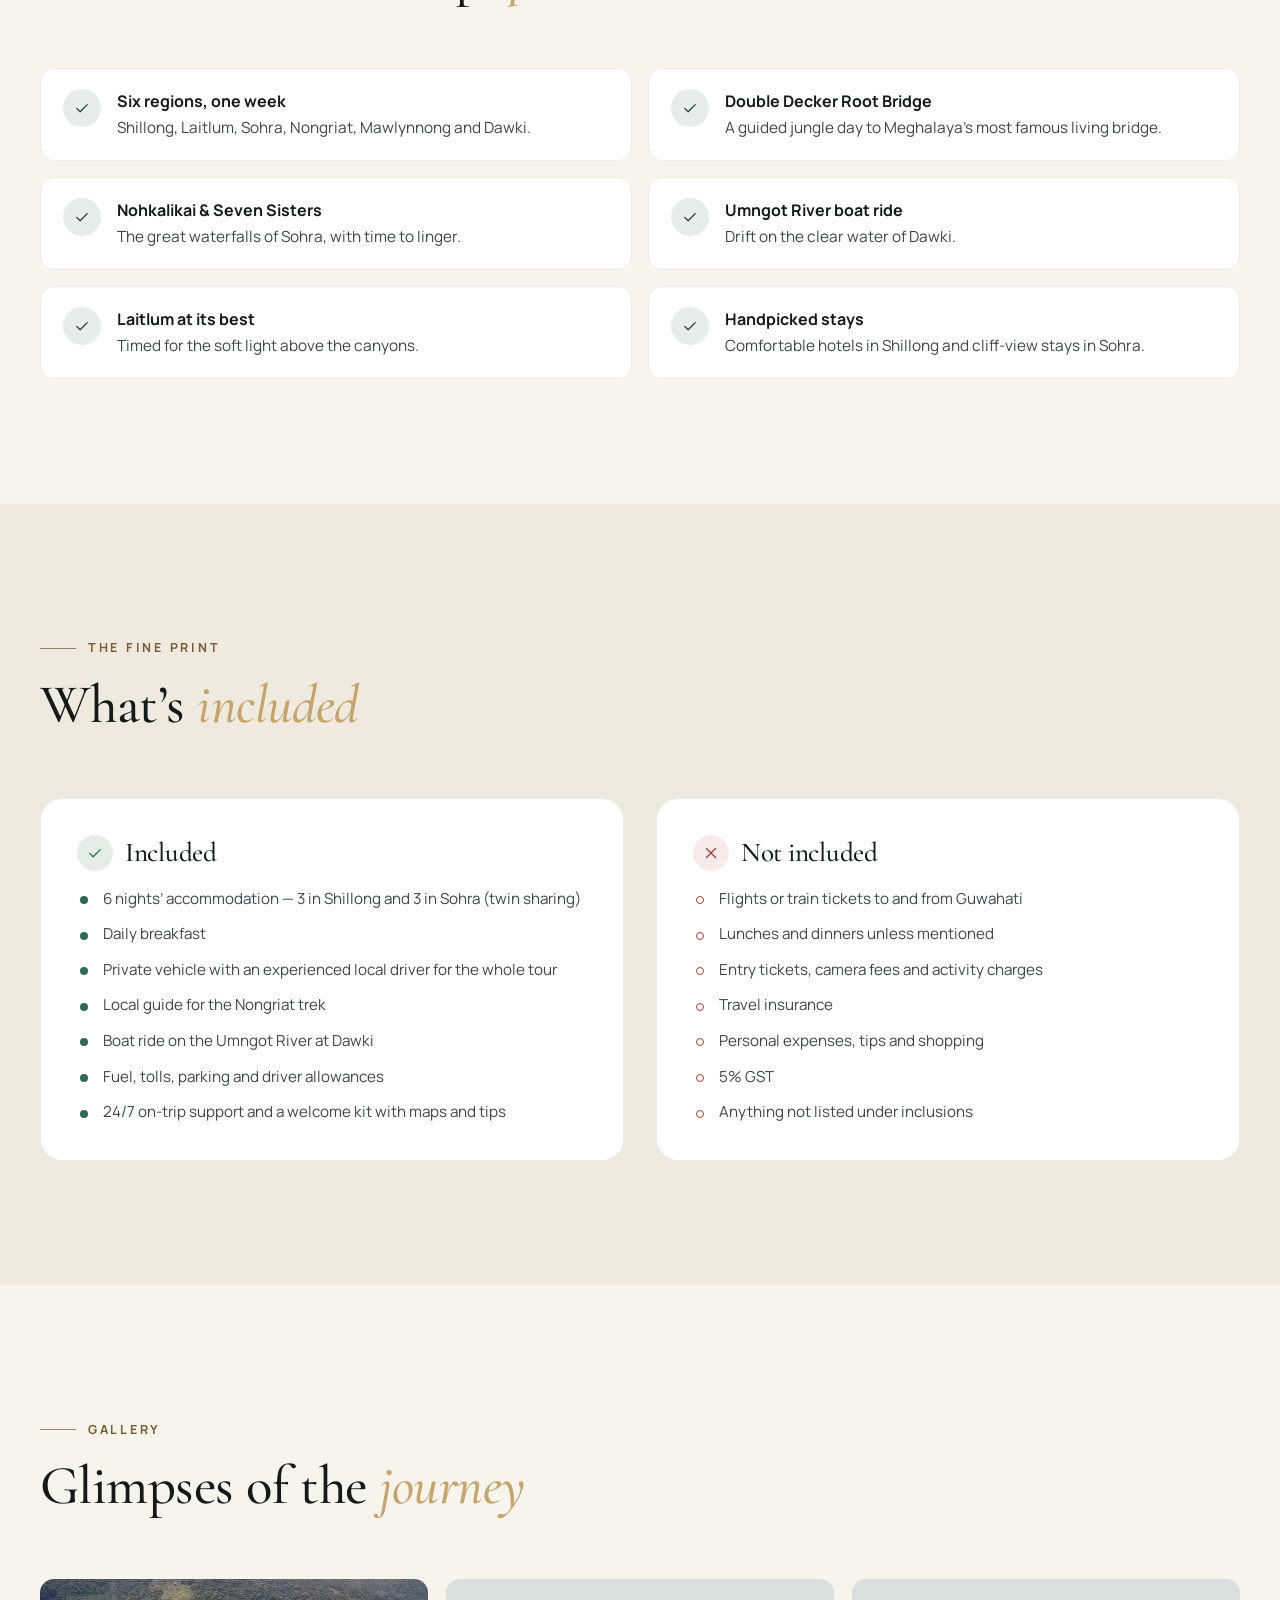
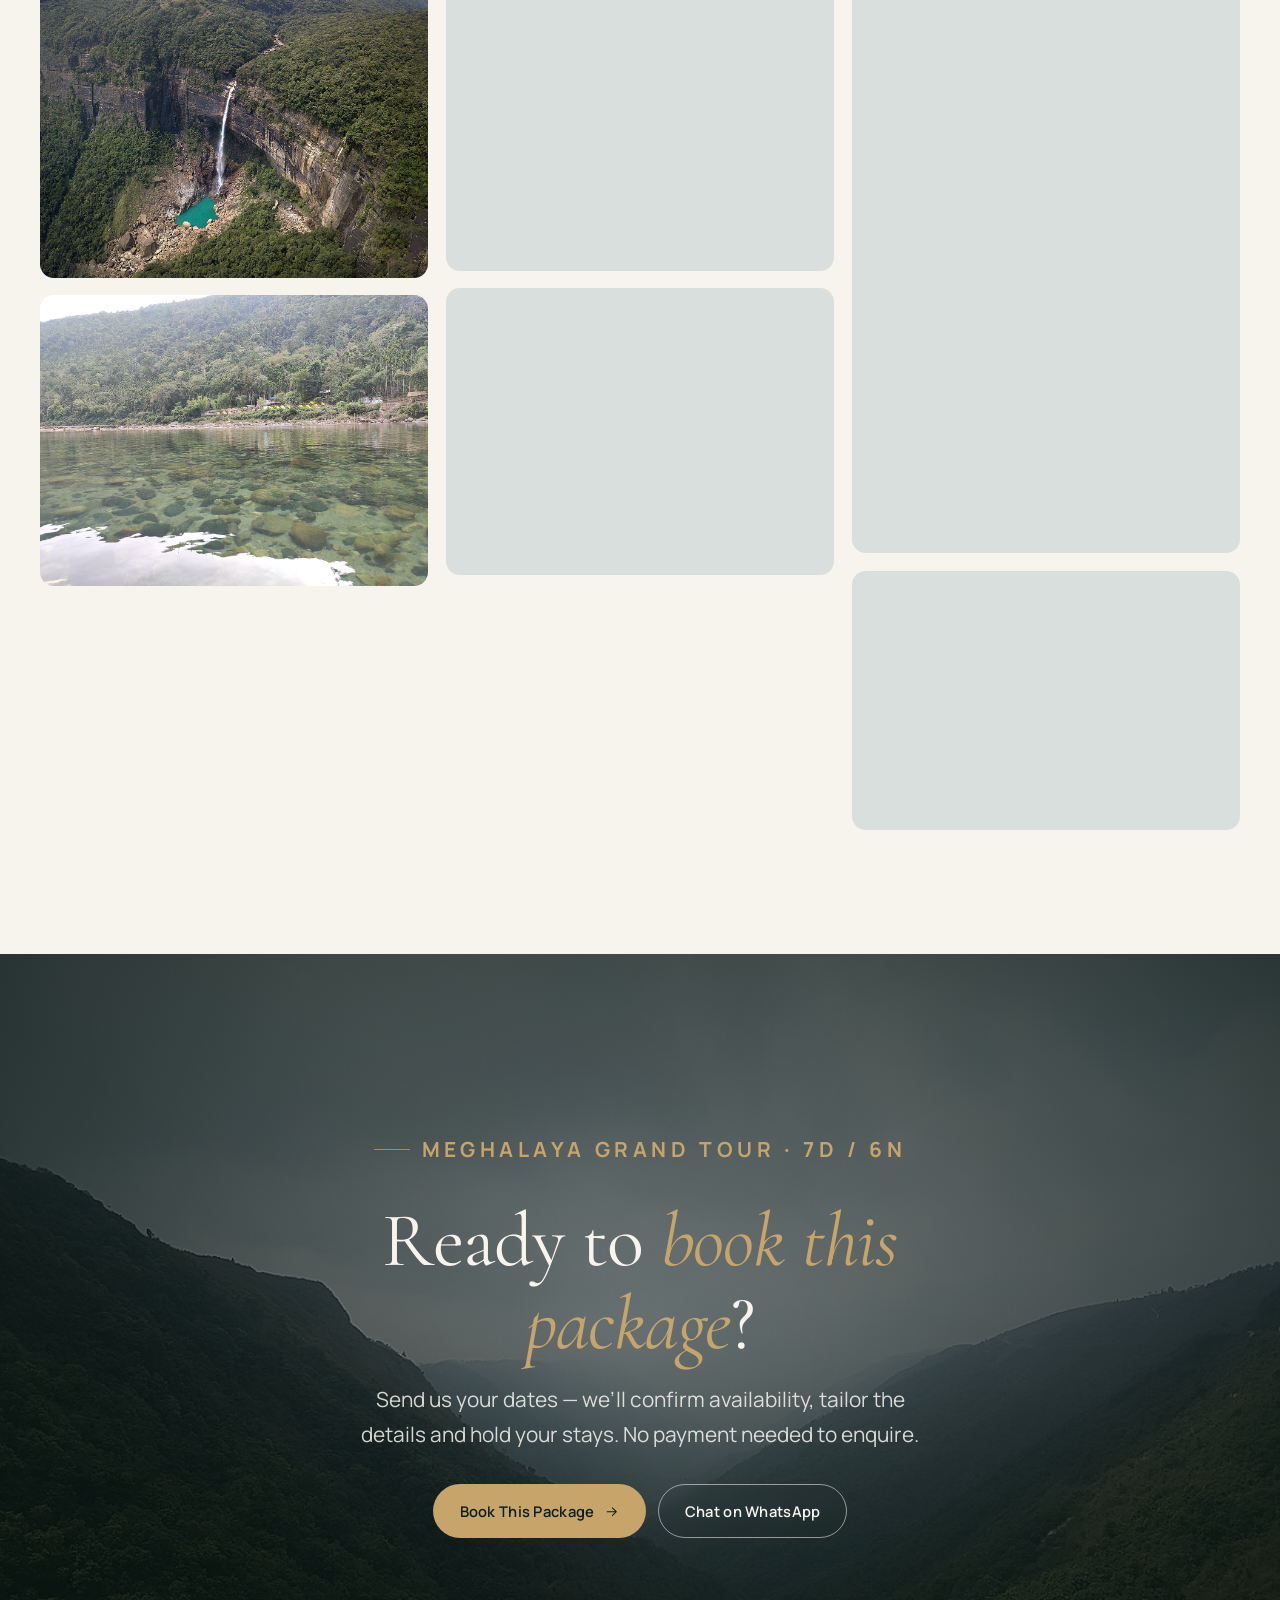
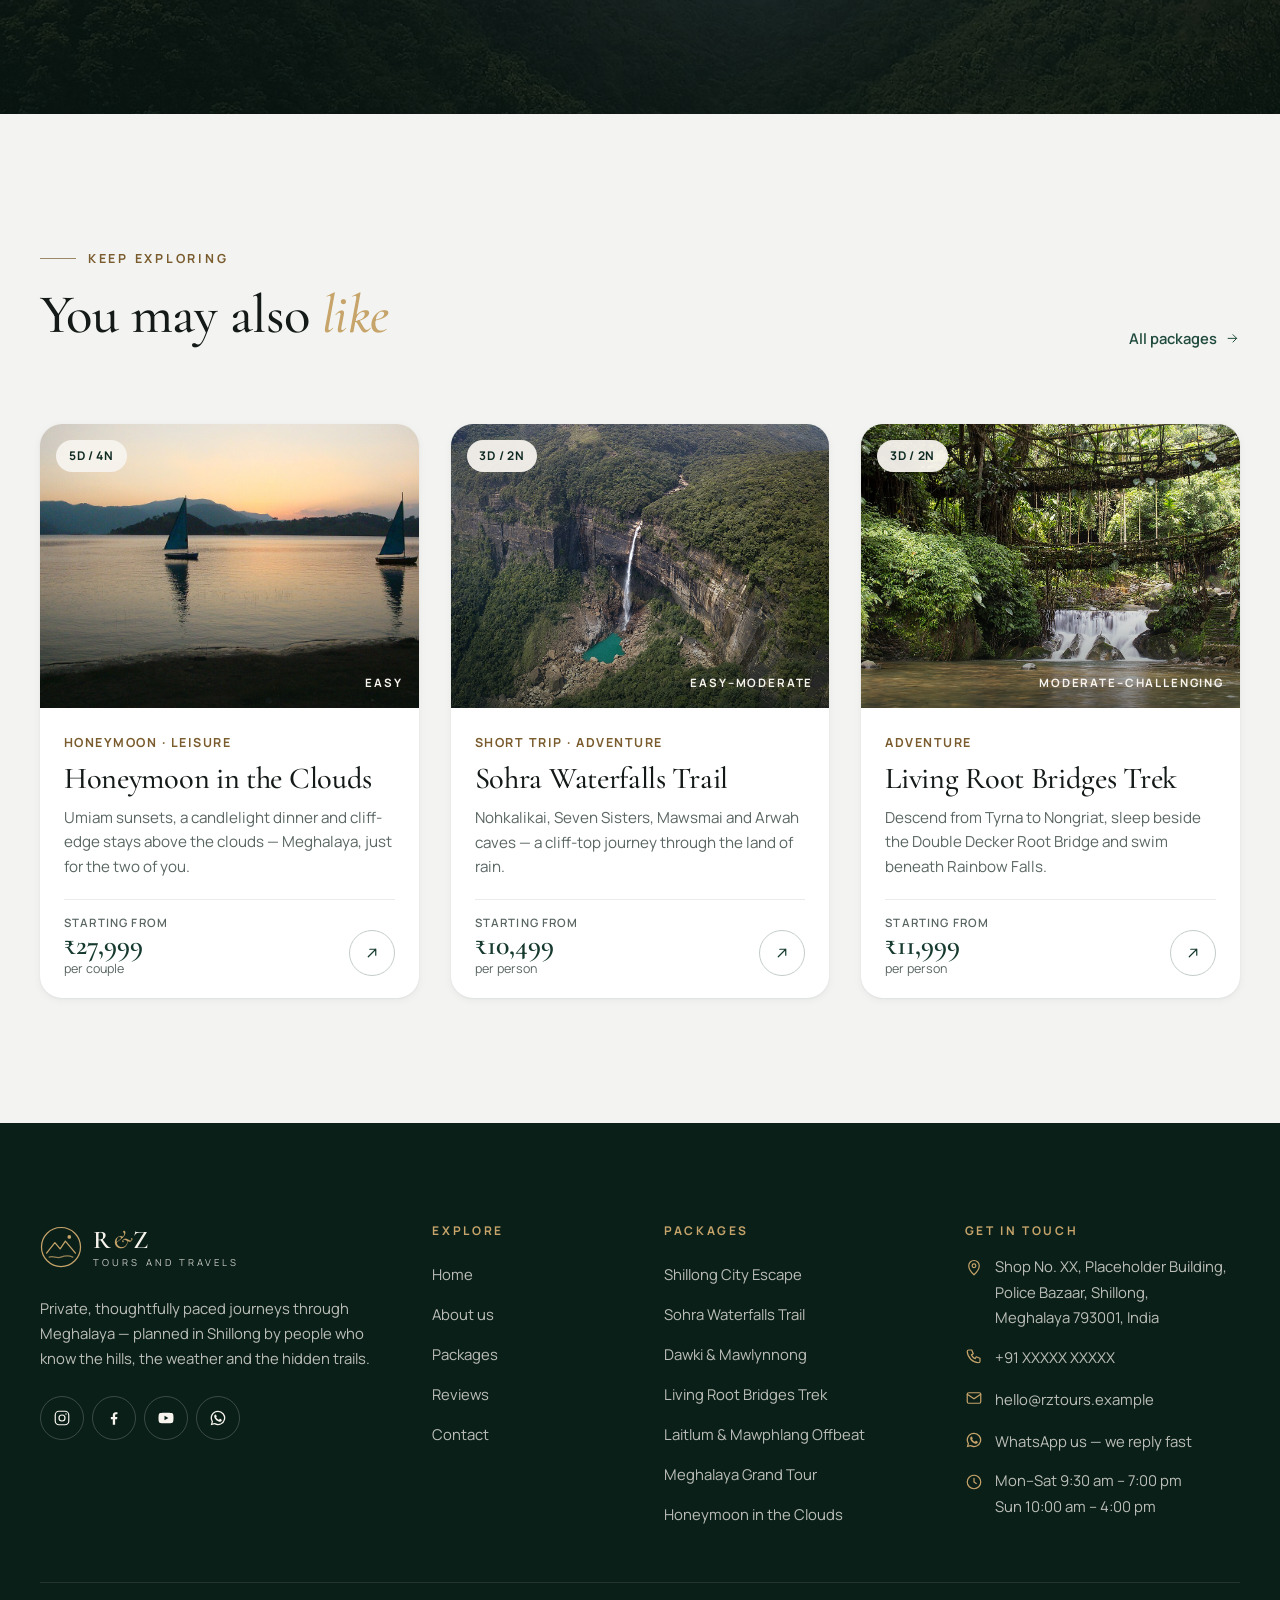
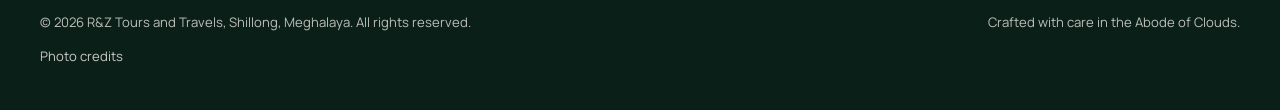
<file: packages/meghalaya-grand-tour.html>
<!DOCTYPE html>
<html lang="en-IN">
<head>
<meta charset="utf-8">
<meta name="viewport" content="width=device-width, initial-scale=1">
<title>Meghalaya Grand Tour — 7 Days / 6 Nights | R&amp;Z Tours and Travels</title>
<meta name="description" content="7 Days / 6 Nights Meghalaya Grand Tour tour from Shillong: Shillong, Sohra, Nongriat, Mawlynnong, Dawki and Laitlum — the complete Meghalaya in one unhurried week. Private vehicle, handpicked stays, from ₹32,999 per person.">
<meta name="theme-color" content="#0f2a22">
<meta name="robots" content="index, follow">
<!-- Open Graph / social sharing (replace the example domain with your live domain) -->
<meta property="og:type" content="website">
<meta property="og:site_name" content="R&amp;Z Tours and Travels">
<meta property="og:title" content="Meghalaya Grand Tour — 7 Days / 6 Nights | R&amp;Z Tours and Travels">
<meta property="og:description" content="7 Days / 6 Nights Meghalaya Grand Tour tour from Shillong: Shillong, Sohra, Nongriat, Mawlynnong, Dawki and Laitlum — the complete Meghalaya in one unhurried week. Private vehicle, handpicked stays, from ₹32,999 per person.">
<meta property="og:url" content="https://www.rztours.example/packages/meghalaya-grand-tour.html">
<meta property="og:image" content="https://www.rztours.example/assets/images/seven-sisters-falls-valley-hero.jpg">
<meta property="og:locale" content="en_IN">
<meta name="twitter:card" content="summary_large_image">
<link rel="icon" type="image/svg+xml" href="data:image/svg+xml,%3Csvg%20xmlns%3D'http%3A%2F%2Fwww.w3.org%2F2000%2Fsvg'%20viewBox%3D'0%200%2048%2048'%3E%3Crect%20width%3D'48'%20height%3D'48'%20rx%3D'12'%20fill%3D'%230f2a22'%2F%3E%3Cpath%20d%3D'M8%2032l9.5-12%206%207.2%206-9L41%2032'%20fill%3D'none'%20stroke%3D'%23c6a46a'%20stroke-width%3D'3'%20stroke-linecap%3D'round'%20stroke-linejoin%3D'round'%2F%3E%3Ccircle%20cx%3D'33.5'%20cy%3D'13'%20r%3D'2.6'%20fill%3D'%23c6a46a'%2F%3E%3C%2Fsvg%3E">
<link rel="preconnect" href="https://fonts.googleapis.com">
<link rel="preconnect" href="https://fonts.gstatic.com" crossorigin>
<link rel="stylesheet" href="https://fonts.googleapis.com/css2?family=Cormorant+Garamond:ital,wght@0,400;0,500;0,600;1,400;1,500&amp;family=Manrope:wght@400;500;600;700&amp;display=swap">
<link rel="stylesheet" href="../assets/css/style.css">
<script>
  /* Runs before paint: flags JS, decides between first-visit preloader and the page-transition curtain.
     Failsafe: if main.js never loads, the page is revealed after 4s. */
  (function (h) {
    h.className += ' js';
    var first = false;
    try { first = !sessionStorage.getItem('rz-visited'); sessionStorage.setItem('rz-visited', '1'); } catch (e) {}
    var reduce = window.matchMedia && window.matchMedia('(prefers-reduced-motion: reduce)').matches;
    h.className += (first && !reduce) ? ' show-preloader' : ' pt-cover';
    setTimeout(function () { if (!window.RZ) { h.className = h.className.replace(/\b(js|pt-cover|show-preloader)\b/g, ''); } }, 4000);
  })(document.documentElement);
</script>
</head><body>
<a class="skip-link" href="#main">Skip to main content</a>

<!-- Preloader (first visit only) -->
<div class="preloader" aria-hidden="true">
  <div class="preloader__inner">
    <svg class="preloader__mark" viewBox="0 0 48 48" fill="none" stroke="currentColor" stroke-width="1.4" stroke-linecap="round" stroke-linejoin="round" aria-hidden="true"><circle cx="24" cy="24" r="22.3"/><path d="M7.5 31l9.5-12 6 7.2 6-9 11.5 13.8"/><path d="M10.5 35.6c4.4-2 8.6 1.9 13.5 0s9.2-2 13.5 0" opacity=".75"/><circle cx="33.5" cy="12.5" r="2.1" fill="currentColor" stroke="none"/></svg>
    <div class="preloader__word"><span>R&amp;Z</span></div>
    <div class="preloader__line"></div>
    <p class="preloader__sub">Tours and Travels · Shillong</p>
  </div>
</div>

<!-- Page transition curtain -->
<div class="page-transition" aria-hidden="true"><div class="page-transition__panel"><svg class="page-transition__mark" viewBox="0 0 48 48" fill="none" stroke="currentColor" stroke-width="1.4" stroke-linecap="round" stroke-linejoin="round" aria-hidden="true"><circle cx="24" cy="24" r="22.3"/><path d="M7.5 31l9.5-12 6 7.2 6-9 11.5 13.8"/><path d="M10.5 35.6c4.4-2 8.6 1.9 13.5 0s9.2-2 13.5 0" opacity=".75"/><circle cx="33.5" cy="12.5" r="2.1" fill="currentColor" stroke="none"/></svg></div></div>

<!-- ============ HEADER (identical on every page) ============ -->
<header class="site-header">
  <div class="container header__inner">
    <a class="logo" href="../index.html" aria-label="R&amp;Z Tours and Travels — home">
      <svg class="logo__mark" viewBox="0 0 48 48" fill="none" stroke="currentColor" stroke-width="1.4" stroke-linecap="round" stroke-linejoin="round" aria-hidden="true"><circle cx="24" cy="24" r="22.3"/><path d="M7.5 31l9.5-12 6 7.2 6-9 11.5 13.8"/><path d="M10.5 35.6c4.4-2 8.6 1.9 13.5 0s9.2-2 13.5 0" opacity=".75"/><circle cx="33.5" cy="12.5" r="2.1" fill="currentColor" stroke="none"/></svg>
      <span class="logo__text"><span class="logo__name">R<i>&amp;</i>Z</span><span class="logo__sub">Tours and Travels</span></span>
    </a>
    <nav class="nav" aria-label="Primary">
      <ul class="nav__list">
          <li><a class="nav__link" href="../index.html">Home</a></li>
          <li><a class="nav__link" href="../about.html">About</a></li>
          <li><a class="nav__link" href="../packages.html">Packages</a></li>
          <li><a class="nav__link" href="../reviews.html">Reviews</a></li>
          <li><a class="nav__link" href="../contact.html">Contact</a></li>
      </ul>
    </nav>
    <a class="btn btn--gold btn--sm header__cta" href="../contact.html">Plan My Trip <svg viewBox="0 0 24 24" fill="none" stroke="currentColor" stroke-width="1.6" stroke-linecap="round" stroke-linejoin="round" aria-hidden="true"><path d="M5 12h14M13 6l6 6-6 6"/></svg></a>
    <button class="menu-toggle" type="button" aria-expanded="false" aria-controls="mobile-menu" aria-label="Open menu">
      <span class="menu-toggle__box" aria-hidden="true"><span class="menu-toggle__line"></span><span class="menu-toggle__line"></span><span class="menu-toggle__line"></span></span>
    </button>
  </div>
</header>

<div class="mobile-menu" id="mobile-menu">
  <nav aria-label="Mobile">
    <ul class="mobile-menu__list">
        <li class="mobile-menu__item"><a class="mobile-menu__link" href="../index.html"><small>01</small>Home</a></li>
        <li class="mobile-menu__item"><a class="mobile-menu__link" href="../about.html"><small>02</small>About</a></li>
        <li class="mobile-menu__item"><a class="mobile-menu__link" href="../packages.html"><small>03</small>Packages</a></li>
        <li class="mobile-menu__item"><a class="mobile-menu__link" href="../reviews.html"><small>04</small>Reviews</a></li>
        <li class="mobile-menu__item"><a class="mobile-menu__link" href="../contact.html"><small>05</small>Contact</a></li>
    </ul>
  </nav>
  <div class="mobile-menu__foot">
    <a href="tel:+91XXXXXXXXXX">+91&nbsp;XXXXX&nbsp;XXXXX</a>
    <a href="mailto:hello@rztours.example">hello@rztours.example</a>
    <a href="https://wa.me/91XXXXXXXXXX" target="_blank" rel="noopener">Chat on WhatsApp</a>
  </div>
</div>
<!-- ============ /HEADER ============ -->

<main id="main">
  <section class="page-hero page-hero--overlap">
    <div class="page-hero__media" data-parallax="0.25"><img src="../assets/images/seven-sisters-falls-valley-hero.jpg" srcset="../assets/images/seven-sisters-falls-valley.jpg 1280w, ../assets/images/seven-sisters-falls-valley-hero.jpg 1920w" sizes="100vw" width="1920" height="1242" alt="Seven Sisters Falls streaming down a cliff above a green valley" fetchpriority="high" decoding="async"></div>
    <div class="page-hero__overlay"></div>
    <div class="container page-hero__content">
      <nav aria-label="Breadcrumb" class="hero-fade hero-fade--1"><ol class="breadcrumb"><li><a href="../index.html">Home</a></li><li><a href="../packages.html">Packages</a></li><li><span aria-current="page">Meghalaya Grand Tour</span></li></ol></nav>
      <p class="eyebrow hero-fade hero-fade--1">7D / 6N · Meghalaya</p>
      <h1 class="page-hero__title" data-split>Meghalaya Grand Tour</h1>
      <p class="page-hero__lead hero-fade hero-fade--3">Seven days through every mood of the Abode of Clouds — from Shillong’s pine hills to the root bridges of Nongriat.</p>
      <div class="hero-chips hero-fade hero-fade--4"><span class="chip"><svg viewBox="0 0 24 24" fill="none" stroke="currentColor" stroke-width="1.6" stroke-linecap="round" stroke-linejoin="round" aria-hidden="true"><rect x="3" y="5" width="18" height="16" rx="2"/><path d="M3 10h18M8 3v4M16 3v4"/></svg>7 Days / 6 Nights</span><span class="chip"><svg viewBox="0 0 24 24" fill="none" stroke="currentColor" stroke-width="1.6" stroke-linecap="round" stroke-linejoin="round" aria-hidden="true"><path d="M3 20l6.5-11 4 6.5L16 12l5 8z"/><path d="M8 12.5l1.5 1.5 1.5-1.5"/></svg>Moderate</span><span class="chip"><svg viewBox="0 0 24 24" fill="none" stroke="currentColor" stroke-width="1.6" stroke-linecap="round" stroke-linejoin="round" aria-hidden="true"><path d="M5 19c0-8 5-13 15-14-1 10-6 15-14 15"/><path d="M5 19l7-7"/></svg>Signature · Leisure &amp; Adventure</span></div>
    </div>
  </section>

  <!-- ===== QUICK FACTS ===== -->
  <section aria-label="Quick facts">
    <div class="container">
      <div class="facts" data-reveal>
        <div class="fact"><span class="fact__icon"><svg viewBox="0 0 24 24" fill="none" stroke="currentColor" stroke-width="1.6" stroke-linecap="round" stroke-linejoin="round" aria-hidden="true"><rect x="3" y="5" width="18" height="16" rx="2"/><path d="M3 10h18M8 3v4M16 3v4"/></svg></span><span><span class="fact__label">Duration</span><span class="fact__value">7 Days / 6 Nights</span></span></div>
        <div class="fact"><span class="fact__icon"><svg viewBox="0 0 24 24" fill="none" stroke="currentColor" stroke-width="1.6" stroke-linecap="round" stroke-linejoin="round" aria-hidden="true"><path d="M7 18a5 5 0 1110 0"/><path d="M12 3v3M4.2 8.2l2.1 2.1M19.8 8.2l-2.1 2.1M2 18h20M6 21h12"/></svg></span><span><span class="fact__label">Best season</span><span class="fact__value">Oct–May (Jun–Sep for monsoon drama)</span></span></div>
        <div class="fact"><span class="fact__icon"><svg viewBox="0 0 24 24" fill="none" stroke="currentColor" stroke-width="1.6" stroke-linecap="round" stroke-linejoin="round" aria-hidden="true"><path d="M3 20l6.5-11 4 6.5L16 12l5 8z"/><path d="M8 12.5l1.5 1.5 1.5-1.5"/></svg></span><span><span class="fact__label">Difficulty</span><span class="fact__value">Moderate</span></span></div>
        <div class="fact"><span class="fact__icon"><svg viewBox="0 0 24 24" fill="none" stroke="currentColor" stroke-width="1.6" stroke-linecap="round" stroke-linejoin="round" aria-hidden="true"><circle cx="9" cy="8" r="3.5"/><path d="M2.5 20a6.5 6.5 0 0113 0"/><path d="M16 4.5a3.5 3.5 0 010 7M18 14.5a6.5 6.5 0 013.5 5.5"/></svg></span><span><span class="fact__label">Group size</span><span class="fact__value">2–12 travellers</span></span></div>
        <div class="fact fact--price">
          <span><span class="fact__label">Starting from</span>
          <!-- PLACEHOLDER PRICE — update before launch -->
          <span class="fact__value">₹32,999 <small>per person</small></span></span>
          <a class="btn btn--gold btn--sm" href="../contact.html?package=meghalaya-grand-tour">Book now</a>
        </div>
      </div>
    </div>
  </section>

  <!-- ===== OVERVIEW ===== -->
  <section class="section" aria-labelledby="overview-title">
    <div class="container overview">
      <div class="prose" data-reveal>
        <p class="eyebrow">Overview</p>
        <h2 id="overview-title">The whole of Meghalaya, unhurried</h2>
        <p>If you only come to Meghalaya once, come for a week. Our signature Grand Tour stitches together everything that makes these hills extraordinary — the colonial charm and café culture of Shillong, the waterfall-carved cliffs of Sohra, the living root bridges of Nongriat, the clear river at Dawki and the flower-lined lanes of Mawlynnong — without ever feeling rushed.</p>
        <p>We’ve sequenced the route to follow the light and avoid backtracking: sunset over Laitlum on the way to Sohra, a full day for the falls and caves, a day in the jungle for the Double Decker Root Bridge, then south to the Bangladesh border for Dawki and Mawlynnong before you climb back to Shillong.</p>
        <p>Expect a mix of comfortable hotels and characterful homestays, a private vehicle with a driver who becomes part of the story, and enough unscheduled time to sit with a cup of local tea and watch the clouds move.</p>
      </div>
      <aside class="booking-card" aria-labelledby="booking-title" data-reveal="right">
        <h3 id="booking-title">Meghalaya Grand Tour</h3>
        <!-- PLACEHOLDER PRICE — update before launch -->
              <span class="price"><small>Starting from</small><strong>₹32,999</strong><span>per person</span></span>
        <ul>
          <li><svg viewBox="0 0 24 24" fill="none" stroke="currentColor" stroke-width="1.8" stroke-linecap="round" stroke-linejoin="round" aria-hidden="true"><path d="M5 12.5l4.5 4.5L19 7.5"/></svg><span>7 Days / 6 Nights, fully private</span></li>
          <li><svg viewBox="0 0 24 24" fill="none" stroke="currentColor" stroke-width="1.8" stroke-linecap="round" stroke-linejoin="round" aria-hidden="true"><path d="M5 12.5l4.5 4.5L19 7.5"/></svg><span>Private vehicle &amp; local driver</span></li>
          <li><svg viewBox="0 0 24 24" fill="none" stroke="currentColor" stroke-width="1.8" stroke-linecap="round" stroke-linejoin="round" aria-hidden="true"><path d="M5 12.5l4.5 4.5L19 7.5"/></svg><span>Handpicked stays &amp; breakfast</span></li>
          <li><svg viewBox="0 0 24 24" fill="none" stroke="currentColor" stroke-width="1.8" stroke-linecap="round" stroke-linejoin="round" aria-hidden="true"><path d="M5 12.5l4.5 4.5L19 7.5"/></svg><span>Free changes up to 14 days before travel</span></li>
        </ul>
        <a class="btn btn--block" href="../contact.html?package=meghalaya-grand-tour">Book This Package <svg viewBox="0 0 24 24" fill="none" stroke="currentColor" stroke-width="1.6" stroke-linecap="round" stroke-linejoin="round" aria-hidden="true"><path d="M5 12h14M13 6l6 6-6 6"/></svg></a>
        <a class="btn btn--outline btn--block" href="https://wa.me/91XXXXXXXXXX" target="_blank" rel="noopener">Ask on WhatsApp</a>
        <p class="booking-card__note">No payment needed to enquire.</p>
      </aside>
    </div>
  </section>

  <!-- ===== ITINERARY ===== -->
  <section class="section section--fog" aria-labelledby="itinerary-title">
    <div class="container container--narrow">
      <div class="section-head section-head--row">
        <div data-reveal>
          <p class="eyebrow">Day by day</p>
          <h2 id="itinerary-title">Your <em class="accent">itinerary</em></h2>
        </div>
        <button class="btn btn--outline btn--sm" type="button" data-acc-toggle-all="#itinerary" aria-pressed="false" data-reveal><span class="btn__label">Expand all days</span></button>
      </div>
      <div class="accordion" id="itinerary" data-accordion data-stagger="0.07">
        <div class="acc-item">
          <h3><button class="acc-trigger" type="button" id="day-1-btn" aria-expanded="true" aria-controls="day-1-panel">
            <span class="acc-day" aria-hidden="true"><small>Day</small><b>01</b></span>
            <span class="acc-title"><strong><span class="visually-hidden">Day 1: </span>Arrive · Umiam Lake · Shillong</strong><span>Guwahati → Shillong · ≈ 100 km</span></span>
            <span class="acc-icon" aria-hidden="true"></span>
          </button></h3>
          <section class="acc-panel" id="day-1-panel" aria-labelledby="day-1-btn">
            <ul>
              <li>Pick-up from Guwahati airport or railway station.</li>
              <li>Stop at Umiam Lake for the first big view of the hills.</li>
              <li>Check in to your Shillong hotel; evening stroll through Police Bazaar.</li>
            </ul>
            <div class="acc-panel__meta"><span><svg viewBox="0 0 24 24" fill="none" stroke="currentColor" stroke-width="1.6" stroke-linecap="round" stroke-linejoin="round" aria-hidden="true"><path d="M3 19V6M3 15h18v4M21 15v-3a3 3 0 00-3-3h-7v6"/><circle cx="7" cy="11" r="2"/></svg>Stay: Shillong</span><span><svg viewBox="0 0 24 24" fill="none" stroke="currentColor" stroke-width="1.6" stroke-linecap="round" stroke-linejoin="round" aria-hidden="true"><path d="M7 3v8M5 3v5a2 2 0 004 0V3M7 11v10M17 21V3c-2.5 1.5-3.5 4-3.5 7v3H17"/></svg>Meals: —</span></div>
          </section>
        </div>
        <div class="acc-item">
          <h3><button class="acc-trigger" type="button" id="day-2-btn" aria-expanded="false" aria-controls="day-2-panel">
            <span class="acc-day" aria-hidden="true"><small>Day</small><b>02</b></span>
            <span class="acc-title"><strong><span class="visually-hidden">Day 2: </span>Shillong sightseeing</strong><span>Full day in and around the city</span></span>
            <span class="acc-icon" aria-hidden="true"></span>
          </button></h3>
          <section class="acc-panel" id="day-2-panel" aria-labelledby="day-2-btn">
            <ul>
              <li>Shillong Peak and Elephant Falls in the morning light.</li>
              <li>Don Bosco Museum of Indigenous Cultures.</li>
              <li>Ward’s Lake at dusk and dinner in Laitumkhrah.</li>
            </ul>
            <div class="acc-panel__meta"><span><svg viewBox="0 0 24 24" fill="none" stroke="currentColor" stroke-width="1.6" stroke-linecap="round" stroke-linejoin="round" aria-hidden="true"><path d="M3 19V6M3 15h18v4M21 15v-3a3 3 0 00-3-3h-7v6"/><circle cx="7" cy="11" r="2"/></svg>Stay: Shillong</span><span><svg viewBox="0 0 24 24" fill="none" stroke="currentColor" stroke-width="1.6" stroke-linecap="round" stroke-linejoin="round" aria-hidden="true"><path d="M7 3v8M5 3v5a2 2 0 004 0V3M7 11v10M17 21V3c-2.5 1.5-3.5 4-3.5 7v3H17"/></svg>Meals: Breakfast</span></div>
          </section>
        </div>
        <div class="acc-item">
          <h3><button class="acc-trigger" type="button" id="day-3-btn" aria-expanded="false" aria-controls="day-3-panel">
            <span class="acc-day" aria-hidden="true"><small>Day</small><b>03</b></span>
            <span class="acc-title"><strong><span class="visually-hidden">Day 3: </span>Laitlum Canyons · Mawkdok · Sohra</strong><span>≈ 70 km via Laitlum</span></span>
            <span class="acc-icon" aria-hidden="true"></span>
          </button></h3>
          <section class="acc-panel" id="day-3-panel" aria-labelledby="day-3-btn">
            <ul>
              <li>Morning at the Laitlum Canyons, often floating above a sea of cloud.</li>
              <li>Drive the Sohra road with a stop at the Mawkdok Dympep Valley viewpoint.</li>
              <li>Check in to a cliff-view stay in Sohra; sunset at the Eco Park.</li>
            </ul>
            <div class="acc-panel__meta"><span><svg viewBox="0 0 24 24" fill="none" stroke="currentColor" stroke-width="1.6" stroke-linecap="round" stroke-linejoin="round" aria-hidden="true"><path d="M3 19V6M3 15h18v4M21 15v-3a3 3 0 00-3-3h-7v6"/><circle cx="7" cy="11" r="2"/></svg>Stay: Sohra</span><span><svg viewBox="0 0 24 24" fill="none" stroke="currentColor" stroke-width="1.6" stroke-linecap="round" stroke-linejoin="round" aria-hidden="true"><path d="M7 3v8M5 3v5a2 2 0 004 0V3M7 11v10M17 21V3c-2.5 1.5-3.5 4-3.5 7v3H17"/></svg>Meals: Breakfast</span></div>
          </section>
        </div>
        <div class="acc-item">
          <h3><button class="acc-trigger" type="button" id="day-4-btn" aria-expanded="false" aria-controls="day-4-panel">
            <span class="acc-day" aria-hidden="true"><small>Day</small><b>04</b></span>
            <span class="acc-title"><strong><span class="visually-hidden">Day 4: </span>The falls &amp; caves of Sohra</strong><span>Full-day Sohra circuit</span></span>
            <span class="acc-icon" aria-hidden="true"></span>
          </button></h3>
          <section class="acc-panel" id="day-4-panel" aria-labelledby="day-4-btn">
            <ul>
              <li>Nohkalikai Falls and the Seven Sisters Falls.</li>
              <li>Mawsmai Cave and Arwah Cave.</li>
              <li>Dainthlen Falls and its Thlen legend.</li>
            </ul>
            <div class="acc-panel__meta"><span><svg viewBox="0 0 24 24" fill="none" stroke="currentColor" stroke-width="1.6" stroke-linecap="round" stroke-linejoin="round" aria-hidden="true"><path d="M3 19V6M3 15h18v4M21 15v-3a3 3 0 00-3-3h-7v6"/><circle cx="7" cy="11" r="2"/></svg>Stay: Sohra</span><span><svg viewBox="0 0 24 24" fill="none" stroke="currentColor" stroke-width="1.6" stroke-linecap="round" stroke-linejoin="round" aria-hidden="true"><path d="M7 3v8M5 3v5a2 2 0 004 0V3M7 11v10M17 21V3c-2.5 1.5-3.5 4-3.5 7v3H17"/></svg>Meals: Breakfast</span></div>
          </section>
        </div>
        <div class="acc-item">
          <h3><button class="acc-trigger" type="button" id="day-5-btn" aria-expanded="false" aria-controls="day-5-panel">
            <span class="acc-day" aria-hidden="true"><small>Day</small><b>05</b></span>
            <span class="acc-title"><strong><span class="visually-hidden">Day 5: </span>Double Decker Root Bridge trek</strong><span>Tyrna ⇄ Nongriat · ≈ 3,500 steps each way</span></span>
            <span class="acc-icon" aria-hidden="true"></span>
          </button></h3>
          <section class="acc-panel" id="day-5-panel" aria-labelledby="day-5-btn">
            <ul>
              <li>Early drive to Tyrna and descent to Nongriat with a local guide.</li>
              <li>Time at the Double Decker Root Bridge and its natural pools.</li>
              <li>Optional extension to Rainbow Falls for strong walkers (+2.5 hrs).</li>
              <li>Climb back to Tyrna; a well-earned dinner in Sohra.</li>
            </ul>
            <div class="acc-panel__meta"><span><svg viewBox="0 0 24 24" fill="none" stroke="currentColor" stroke-width="1.6" stroke-linecap="round" stroke-linejoin="round" aria-hidden="true"><path d="M3 19V6M3 15h18v4M21 15v-3a3 3 0 00-3-3h-7v6"/><circle cx="7" cy="11" r="2"/></svg>Stay: Sohra</span><span><svg viewBox="0 0 24 24" fill="none" stroke="currentColor" stroke-width="1.6" stroke-linecap="round" stroke-linejoin="round" aria-hidden="true"><path d="M7 3v8M5 3v5a2 2 0 004 0V3M7 11v10M17 21V3c-2.5 1.5-3.5 4-3.5 7v3H17"/></svg>Meals: Breakfast</span></div>
          </section>
        </div>
        <div class="acc-item">
          <h3><button class="acc-trigger" type="button" id="day-6-btn" aria-expanded="false" aria-controls="day-6-panel">
            <span class="acc-day" aria-hidden="true"><small>Day</small><b>06</b></span>
            <span class="acc-title"><strong><span class="visually-hidden">Day 6: </span>Mawlynnong · Riwai · Dawki · Shillong</strong><span>≈ 230 km scenic loop</span></span>
            <span class="acc-icon" aria-hidden="true"></span>
          </button></h3>
          <section class="acc-panel" id="day-6-panel" aria-labelledby="day-6-btn">
            <ul>
              <li>Drive south to Mawlynnong for a village walk and the Sky View tower.</li>
              <li>The Riwai Living Root Bridge and the Balancing Rock.</li>
              <li>Boat ride on the crystal-clear Umngot River at Dawki.</li>
              <li>Return to Shillong for a farewell evening.</li>
            </ul>
            <div class="acc-panel__meta"><span><svg viewBox="0 0 24 24" fill="none" stroke="currentColor" stroke-width="1.6" stroke-linecap="round" stroke-linejoin="round" aria-hidden="true"><path d="M3 19V6M3 15h18v4M21 15v-3a3 3 0 00-3-3h-7v6"/><circle cx="7" cy="11" r="2"/></svg>Stay: Shillong</span><span><svg viewBox="0 0 24 24" fill="none" stroke="currentColor" stroke-width="1.6" stroke-linecap="round" stroke-linejoin="round" aria-hidden="true"><path d="M7 3v8M5 3v5a2 2 0 004 0V3M7 11v10M17 21V3c-2.5 1.5-3.5 4-3.5 7v3H17"/></svg>Meals: Breakfast</span></div>
          </section>
        </div>
        <div class="acc-item">
          <h3><button class="acc-trigger" type="button" id="day-7-btn" aria-expanded="false" aria-controls="day-7-panel">
            <span class="acc-day" aria-hidden="true"><small>Day</small><b>07</b></span>
            <span class="acc-title"><strong><span class="visually-hidden">Day 7: </span>Departure</strong><span>Shillong → Guwahati · ≈ 100 km</span></span>
            <span class="acc-icon" aria-hidden="true"></span>
          </button></h3>
          <section class="acc-panel" id="day-7-panel" aria-labelledby="day-7-btn">
            <ul>
              <li>Breakfast and last-minute shopping for Khasi tea and shawls.</li>
              <li>Drive to Guwahati airport or railway station.</li>
            </ul>
            <div class="acc-panel__meta"><span><svg viewBox="0 0 24 24" fill="none" stroke="currentColor" stroke-width="1.6" stroke-linecap="round" stroke-linejoin="round" aria-hidden="true"><path d="M3 19V6M3 15h18v4M21 15v-3a3 3 0 00-3-3h-7v6"/><circle cx="7" cy="11" r="2"/></svg>Stay: —</span><span><svg viewBox="0 0 24 24" fill="none" stroke="currentColor" stroke-width="1.6" stroke-linecap="round" stroke-linejoin="round" aria-hidden="true"><path d="M7 3v8M5 3v5a2 2 0 004 0V3M7 11v10M17 21V3c-2.5 1.5-3.5 4-3.5 7v3H17"/></svg>Meals: Breakfast</span></div>
          </section>
        </div>
      </div>
    </div>
  </section>

  <!-- ===== HIGHLIGHTS ===== -->
  <section class="section" aria-labelledby="highlights-title">
    <div class="container">
      <div class="section-head" data-reveal>
        <p class="eyebrow">Highlights</p>
        <h2 id="highlights-title">What makes this trip <em class="accent">special</em></h2>
      </div>
      <ul class="highlights" data-stagger="0.07">
        <li class="highlight"><span class="highlight__icon"><svg viewBox="0 0 24 24" fill="none" stroke="currentColor" stroke-width="1.8" stroke-linecap="round" stroke-linejoin="round" aria-hidden="true"><path d="M5 12.5l4.5 4.5L19 7.5"/></svg></span><p><strong>Six regions, one week</strong>Shillong, Laitlum, Sohra, Nongriat, Mawlynnong and Dawki.</p></li>
        <li class="highlight"><span class="highlight__icon"><svg viewBox="0 0 24 24" fill="none" stroke="currentColor" stroke-width="1.8" stroke-linecap="round" stroke-linejoin="round" aria-hidden="true"><path d="M5 12.5l4.5 4.5L19 7.5"/></svg></span><p><strong>Double Decker Root Bridge</strong>A guided jungle day to Meghalaya’s most famous living bridge.</p></li>
        <li class="highlight"><span class="highlight__icon"><svg viewBox="0 0 24 24" fill="none" stroke="currentColor" stroke-width="1.8" stroke-linecap="round" stroke-linejoin="round" aria-hidden="true"><path d="M5 12.5l4.5 4.5L19 7.5"/></svg></span><p><strong>Nohkalikai &amp; Seven Sisters</strong>The great waterfalls of Sohra, with time to linger.</p></li>
        <li class="highlight"><span class="highlight__icon"><svg viewBox="0 0 24 24" fill="none" stroke="currentColor" stroke-width="1.8" stroke-linecap="round" stroke-linejoin="round" aria-hidden="true"><path d="M5 12.5l4.5 4.5L19 7.5"/></svg></span><p><strong>Umngot River boat ride</strong>Drift on the clear water of Dawki.</p></li>
        <li class="highlight"><span class="highlight__icon"><svg viewBox="0 0 24 24" fill="none" stroke="currentColor" stroke-width="1.8" stroke-linecap="round" stroke-linejoin="round" aria-hidden="true"><path d="M5 12.5l4.5 4.5L19 7.5"/></svg></span><p><strong>Laitlum at its best</strong>Timed for the soft light above the canyons.</p></li>
        <li class="highlight"><span class="highlight__icon"><svg viewBox="0 0 24 24" fill="none" stroke="currentColor" stroke-width="1.8" stroke-linecap="round" stroke-linejoin="round" aria-hidden="true"><path d="M5 12.5l4.5 4.5L19 7.5"/></svg></span><p><strong>Handpicked stays</strong>Comfortable hotels in Shillong and cliff-view stays in Sohra.</p></li>
      </ul>
    </div>
  </section>

  <!-- ===== INCLUSIONS / EXCLUSIONS ===== -->
  <section class="section section--cream2" aria-labelledby="incl-title">
    <div class="container">
      <div class="section-head" data-reveal>
        <p class="eyebrow">The fine print</p>
        <h2 id="incl-title">What’s <em class="accent">included</em></h2>
      </div>
      <div class="incl" data-stagger="0.12">
        <div class="incl__col incl__col--yes">
          <h3><span><svg viewBox="0 0 24 24" fill="none" stroke="currentColor" stroke-width="1.8" stroke-linecap="round" stroke-linejoin="round" aria-hidden="true"><path d="M5 12.5l4.5 4.5L19 7.5"/></svg></span>Included</h3>
          <ul class="incl__list">
            <li>6 nights’ accommodation — 3 in Shillong and 3 in Sohra (twin sharing)</li>
            <li>Daily breakfast</li>
            <li>Private vehicle with an experienced local driver for the whole tour</li>
            <li>Local guide for the Nongriat trek</li>
            <li>Boat ride on the Umngot River at Dawki</li>
            <li>Fuel, tolls, parking and driver allowances</li>
            <li>24/7 on-trip support and a welcome kit with maps and tips</li>
          </ul>
        </div>
        <div class="incl__col incl__col--no">
          <h3><span><svg viewBox="0 0 24 24" fill="none" stroke="currentColor" stroke-width="1.8" stroke-linecap="round" stroke-linejoin="round" aria-hidden="true"><path d="M6 6l12 12M18 6L6 18"/></svg></span>Not included</h3>
          <ul class="incl__list">
            <li>Flights or train tickets to and from Guwahati</li>
            <li>Lunches and dinners unless mentioned</li>
            <li>Entry tickets, camera fees and activity charges</li>
            <li>Travel insurance</li>
            <li>Personal expenses, tips and shopping</li>
            <li>5% GST</li>
            <li>Anything not listed under inclusions</li>
          </ul>
        </div>
      </div>
    </div>
  </section>

  <!-- ===== GALLERY ===== -->
  <section class="section" aria-labelledby="gallery-title">
    <div class="container">
      <div class="section-head" data-reveal>
        <p class="eyebrow">Gallery</p>
        <h2 id="gallery-title">Glimpses of the <em class="accent">journey</em></h2>
      </div>
      <div class="masonry" data-gallery data-stagger="0.06">
        <a class="gallery-item" href="../assets/images/nohkalikai-falls-plunge-pool.jpg" data-lightbox data-caption="Nohkalikai Falls and its plunge pool" data-credit="Vikramjit Kakati / CC BY-SA 4.0" data-credit-url="https://commons.wikimedia.org/wiki/File:NohKaLikai_Falls_V2_Wiki.jpg" data-no-transition>
          <img src="../assets/images/nohkalikai-falls-plunge-pool.jpg" width="1280" height="983" alt="Nohkalikai Falls dropping into its turquoise plunge pool" loading="lazy" decoding="async">
          <span class="gallery-item__zoom" aria-hidden="true"><svg viewBox="0 0 24 24" fill="none" stroke="currentColor" stroke-width="1.6" stroke-linecap="round" stroke-linejoin="round" aria-hidden="true"><circle cx="11" cy="11" r="6.5"/><path d="M20 20l-4.2-4.2M11 8.5v5M8.5 11h5"/></svg></span>
          <span class="gallery-item__cap" aria-hidden="true">Nohkalikai Falls and its plunge pool</span>
          <span class="visually-hidden">Open larger image: Nohkalikai Falls and its plunge pool</span>
        </a>
        <a class="gallery-item" href="../assets/images/umngot-river-clear-water.jpg" data-lightbox data-caption="The clear Umngot River, Dawki" data-credit="ANKAN / CC BY-SA 4.0" data-credit-url="https://commons.wikimedia.org/wiki/File:Clear_Water_of_Umngot_River.jpg" data-no-transition>
          <img src="../assets/images/umngot-river-clear-water.jpg" width="1280" height="960" alt="Pebbles clearly visible through the glassy water of the Umngot River" loading="lazy" decoding="async">
          <span class="gallery-item__zoom" aria-hidden="true"><svg viewBox="0 0 24 24" fill="none" stroke="currentColor" stroke-width="1.6" stroke-linecap="round" stroke-linejoin="round" aria-hidden="true"><circle cx="11" cy="11" r="6.5"/><path d="M20 20l-4.2-4.2M11 8.5v5M8.5 11h5"/></svg></span>
          <span class="gallery-item__cap" aria-hidden="true">The clear Umngot River, Dawki</span>
          <span class="visually-hidden">Open larger image: The clear Umngot River, Dawki</span>
        </a>
        <a class="gallery-item" href="../assets/images/double-decker-root-bridge-river.jpg" data-lightbox data-caption="Double Decker Root Bridge" data-credit="Arup619pal / CC BY-SA 4.0" data-credit-url="https://commons.wikimedia.org/wiki/File:Double_decker_living_root_bridge_at_Meghalaya.jpg" data-no-transition>
          <img src="../assets/images/double-decker-root-bridge-river.jpg" width="1280" height="960" alt="The Double Decker Root Bridge above a clear jungle stream" loading="lazy" decoding="async">
          <span class="gallery-item__zoom" aria-hidden="true"><svg viewBox="0 0 24 24" fill="none" stroke="currentColor" stroke-width="1.6" stroke-linecap="round" stroke-linejoin="round" aria-hidden="true"><circle cx="11" cy="11" r="6.5"/><path d="M20 20l-4.2-4.2M11 8.5v5M8.5 11h5"/></svg></span>
          <span class="gallery-item__cap" aria-hidden="true">Double Decker Root Bridge</span>
          <span class="visually-hidden">Open larger image: Double Decker Root Bridge</span>
        </a>
        <a class="gallery-item" href="../assets/images/laitlum-viewpoint-clouds.jpg" data-lightbox data-caption="Above the clouds, Laitlum" data-credit="JyotiPN / CC BY-SA 4.0" data-credit-url="https://commons.wikimedia.org/wiki/File:Laitlum_in_monsoon_season.jpg" data-no-transition>
          <img src="../assets/images/laitlum-viewpoint-clouds.jpg" width="1280" height="946" alt="A couple at a railed viewpoint above clouds drifting through a green valley" loading="lazy" decoding="async">
          <span class="gallery-item__zoom" aria-hidden="true"><svg viewBox="0 0 24 24" fill="none" stroke="currentColor" stroke-width="1.6" stroke-linecap="round" stroke-linejoin="round" aria-hidden="true"><circle cx="11" cy="11" r="6.5"/><path d="M20 20l-4.2-4.2M11 8.5v5M8.5 11h5"/></svg></span>
          <span class="gallery-item__cap" aria-hidden="true">Above the clouds, Laitlum</span>
          <span class="visually-hidden">Open larger image: Above the clouds, Laitlum</span>
        </a>
        <a class="gallery-item" href="../assets/images/mawlynnong-village-lane.jpg" data-lightbox data-caption="A lane in Mawlynnong" data-credit="Sai Avinash / CC BY-SA 4.0" data-credit-url="https://commons.wikimedia.org/wiki/File:Street_in_Mawlynnong.jpg" data-no-transition>
          <img src="../assets/images/mawlynnong-village-lane.jpg" width="1280" height="1892" alt="A spotless bamboo-fenced lane lined with plants in Mawlynnong" loading="lazy" decoding="async">
          <span class="gallery-item__zoom" aria-hidden="true"><svg viewBox="0 0 24 24" fill="none" stroke="currentColor" stroke-width="1.6" stroke-linecap="round" stroke-linejoin="round" aria-hidden="true"><circle cx="11" cy="11" r="6.5"/><path d="M20 20l-4.2-4.2M11 8.5v5M8.5 11h5"/></svg></span>
          <span class="gallery-item__cap" aria-hidden="true">A lane in Mawlynnong</span>
          <span class="visually-hidden">Open larger image: A lane in Mawlynnong</span>
        </a>
        <a class="gallery-item" href="../assets/images/elephant-falls.jpg" data-lightbox data-caption="Elephant Falls, Shillong" data-credit="Sudip2104 / CC BY-SA 4.0" data-credit-url="https://commons.wikimedia.org/wiki/File:Elephant_Falls_Shillong_long_exposure.jpg" data-no-transition>
          <img src="../assets/images/elephant-falls.jpg" width="1280" height="853" alt="Water cascading over dark rock ledges at Elephant Falls, Shillong" loading="lazy" decoding="async">
          <span class="gallery-item__zoom" aria-hidden="true"><svg viewBox="0 0 24 24" fill="none" stroke="currentColor" stroke-width="1.6" stroke-linecap="round" stroke-linejoin="round" aria-hidden="true"><circle cx="11" cy="11" r="6.5"/><path d="M20 20l-4.2-4.2M11 8.5v5M8.5 11h5"/></svg></span>
          <span class="gallery-item__cap" aria-hidden="true">Elephant Falls, Shillong</span>
          <span class="visually-hidden">Open larger image: Elephant Falls, Shillong</span>
        </a>
      </div>
    </div>
  </section>

  <section class="cta-band" aria-labelledby="cta-title">
    <div class="cta-band__media" data-parallax="0.15"><img src="../assets/images/sohra-misty-valley-hero.jpg" srcset="../assets/images/sohra-misty-valley.jpg 1280w, ../assets/images/sohra-misty-valley-hero.jpg 1920w" sizes="100vw" width="1920" height="1440" alt="" loading="lazy" decoding="async"></div>
    <div class="container" data-reveal>
      <p class="eyebrow">Meghalaya Grand Tour · 7D / 6N</p>
      <h2 id="cta-title">Ready to <em>book this package</em>?</h2>
      <p>Send us your dates — we’ll confirm availability, tailor the details and hold your stays. No payment needed to enquire.</p>
      <div class="cta-band__actions">
        <a class="btn btn--gold" href="../contact.html?package=meghalaya-grand-tour">Book This Package <svg viewBox="0 0 24 24" fill="none" stroke="currentColor" stroke-width="1.6" stroke-linecap="round" stroke-linejoin="round" aria-hidden="true"><path d="M5 12h14M13 6l6 6-6 6"/></svg></a>
        <a class="btn btn--ghost" href="https://wa.me/91XXXXXXXXXX" target="_blank" rel="noopener">Chat on WhatsApp</a>
      </div>
    </div>
  </section>

  <!-- ===== RELATED ===== -->
  <section class="section section--fog" aria-labelledby="related-title">
    <div class="container">
      <div class="section-head section-head--row">
        <div data-reveal>
          <p class="eyebrow">Keep exploring</p>
          <h2 id="related-title">You may also <em class="accent">like</em></h2>
        </div>
        <a class="link-arrow" href="../packages.html" data-reveal>All packages <svg viewBox="0 0 24 24" fill="none" stroke="currentColor" stroke-width="1.6" stroke-linecap="round" stroke-linejoin="round" aria-hidden="true"><path d="M5 12h14M13 6l6 6-6 6"/></svg></a>
      </div>
      <div class="pkg-grid" data-stagger="0.1">
        <article class="pkg-card" data-category="honeymoon leisure">
          <a class="pkg-card__link" href="../packages/honeymoon-in-the-clouds.html">
            <div class="pkg-card__media">
              <img src="../assets/images/umiam-lake-sunset-sails.jpg" width="1280" height="720" alt="Two sailboats silhouetted on Umiam Lake at sunset" loading="lazy" decoding="async">
              <span class="pkg-card__badge">5D / 4N</span>
              <span class="pkg-card__tag">Easy</span>
            </div>
            <div class="pkg-card__body">
              <p class="pkg-card__meta">Honeymoon · Leisure</p>
              <h3 class="pkg-card__title">Honeymoon in the Clouds</h3>
              <p class="pkg-card__teaser">Umiam sunsets, a candlelight dinner and cliff-edge stays above the clouds — Meghalaya, just for the two of you.</p>
              <div class="pkg-card__foot">
              <!-- PLACEHOLDER PRICE — update before launch -->
              <span class="price"><small>Starting from</small><strong>₹27,999</strong><span>per couple</span></span>
                <span class="pkg-card__cta" aria-hidden="true"><svg viewBox="0 0 24 24" fill="none" stroke="currentColor" stroke-width="1.6" stroke-linecap="round" stroke-linejoin="round" aria-hidden="true"><path d="M7 17L17 7M9 7h8v8"/></svg></span>
              </div>
            </div>
          </a>
        </article>
        <article class="pkg-card" data-category="short adventure">
          <a class="pkg-card__link" href="../packages/sohra-waterfalls-trail.html">
            <div class="pkg-card__media">
              <img src="../assets/images/nohkalikai-falls-plunge-pool.jpg" width="1280" height="983" alt="Nohkalikai Falls dropping into its turquoise plunge pool" loading="lazy" decoding="async">
              <span class="pkg-card__badge">3D / 2N</span>
              <span class="pkg-card__tag">Easy–Moderate</span>
            </div>
            <div class="pkg-card__body">
              <p class="pkg-card__meta">Short trip · Adventure</p>
              <h3 class="pkg-card__title">Sohra Waterfalls Trail</h3>
              <p class="pkg-card__teaser">Nohkalikai, Seven Sisters, Mawsmai and Arwah caves — a cliff-top journey through the land of rain.</p>
              <div class="pkg-card__foot">
              <!-- PLACEHOLDER PRICE — update before launch -->
              <span class="price"><small>Starting from</small><strong>₹10,499</strong><span>per person</span></span>
                <span class="pkg-card__cta" aria-hidden="true"><svg viewBox="0 0 24 24" fill="none" stroke="currentColor" stroke-width="1.6" stroke-linecap="round" stroke-linejoin="round" aria-hidden="true"><path d="M7 17L17 7M9 7h8v8"/></svg></span>
              </div>
            </div>
          </a>
        </article>
        <article class="pkg-card" data-category="adventure">
          <a class="pkg-card__link" href="../packages/living-root-bridges-trek.html">
            <div class="pkg-card__media">
              <img src="../assets/images/root-bridge-natural-pool.jpg" width="1280" height="853" alt="The Double Decker Root Bridge above a small waterfall and natural pool" loading="lazy" decoding="async">
              <span class="pkg-card__badge">3D / 2N</span>
              <span class="pkg-card__tag">Moderate–Challenging</span>
            </div>
            <div class="pkg-card__body">
              <p class="pkg-card__meta">Adventure</p>
              <h3 class="pkg-card__title">Living Root Bridges Trek</h3>
              <p class="pkg-card__teaser">Descend from Tyrna to Nongriat, sleep beside the Double Decker Root Bridge and swim beneath Rainbow Falls.</p>
              <div class="pkg-card__foot">
              <!-- PLACEHOLDER PRICE — update before launch -->
              <span class="price"><small>Starting from</small><strong>₹11,999</strong><span>per person</span></span>
                <span class="pkg-card__cta" aria-hidden="true"><svg viewBox="0 0 24 24" fill="none" stroke="currentColor" stroke-width="1.6" stroke-linecap="round" stroke-linejoin="round" aria-hidden="true"><path d="M7 17L17 7M9 7h8v8"/></svg></span>
              </div>
            </div>
          </a>
        </article>
      </div>
    </div>
  </section>
</main>
<!-- ============ FOOTER (identical on every page) ============ -->
<footer class="site-footer">
  <div class="container">
    <div class="footer__top">
      <div class="footer__brand">
        <a class="logo" href="../index.html" aria-label="R&amp;Z Tours and Travels — home">
          <svg class="logo__mark" viewBox="0 0 48 48" fill="none" stroke="currentColor" stroke-width="1.4" stroke-linecap="round" stroke-linejoin="round" aria-hidden="true"><circle cx="24" cy="24" r="22.3"/><path d="M7.5 31l9.5-12 6 7.2 6-9 11.5 13.8"/><path d="M10.5 35.6c4.4-2 8.6 1.9 13.5 0s9.2-2 13.5 0" opacity=".75"/><circle cx="33.5" cy="12.5" r="2.1" fill="currentColor" stroke="none"/></svg>
          <span class="logo__text"><span class="logo__name">R<i>&amp;</i>Z</span><span class="logo__sub">Tours and Travels</span></span>
        </a>
        <p>Private, thoughtfully paced journeys through Meghalaya — planned in Shillong by people who know the hills, the weather and the hidden trails.</p>
        <div class="socials">
          <!-- PLACEHOLDER social links — replace with your real profiles -->
          <a href="https://www.instagram.com/" target="_blank" rel="noopener" aria-label="R&amp;Z on Instagram"><svg viewBox="0 0 24 24" fill="none" stroke="currentColor" stroke-width="1.6" aria-hidden="true"><rect x="3" y="3" width="18" height="18" rx="5"/><circle cx="12" cy="12" r="4"/><circle cx="17.3" cy="6.7" r="1" fill="currentColor" stroke="none"/></svg></a>
          <a href="https://www.facebook.com/" target="_blank" rel="noopener" aria-label="R&amp;Z on Facebook"><svg viewBox="0 0 24 24" fill="currentColor" aria-hidden="true"><path d="M13.5 21v-7.5h2.6l.4-3h-3V8.6c0-.9.3-1.5 1.5-1.5h1.6V4.4c-.3 0-1.2-.1-2.3-.1-2.3 0-3.9 1.4-3.9 4v2.2H7.8v3h2.6V21z"/></svg></a>
          <a href="https://www.youtube.com/" target="_blank" rel="noopener" aria-label="R&amp;Z on YouTube"><svg viewBox="0 0 24 24" fill="currentColor" aria-hidden="true"><path d="M21.6 7.2a2.5 2.5 0 00-1.8-1.8C18.2 5 12 5 12 5s-6.2 0-7.8.4a2.5 2.5 0 00-1.8 1.8C2 8.8 2 12 2 12s0 3.2.4 4.8a2.5 2.5 0 001.8 1.8C5.8 19 12 19 12 19s6.2 0 7.8-.4a2.5 2.5 0 001.8-1.8c.4-1.6.4-4.8.4-4.8s0-3.2-.4-4.8zM10 15V9l5.2 3z"/></svg></a>
          <a href="https://wa.me/91XXXXXXXXXX" target="_blank" rel="noopener" aria-label="Chat with R&amp;Z on WhatsApp"><svg viewBox="0 0 24 24" fill="currentColor" aria-hidden="true"><path d="M12 2.2A9.7 9.7 0 003.6 16.8L2.3 21.7l5-1.3A9.7 9.7 0 1012 2.2zm0 17.7a8 8 0 01-4.1-1.1l-.3-.2-3 .8.8-2.9-.2-.3A8 8 0 1112 19.9zm4.4-6c-.2-.1-1.4-.7-1.7-.8-.2-.1-.4-.1-.5.1l-.8 1c-.1.2-.3.2-.5.1a6.6 6.6 0 01-3.3-2.9c-.2-.4.2-.4.7-1.3.1-.2 0-.3 0-.4l-.8-1.8c-.2-.5-.4-.4-.5-.4h-.5a.9.9 0 00-.7.3 2.8 2.8 0 00-.9 2.1 4.9 4.9 0 001 2.6 11.2 11.2 0 004.3 3.8c1.6.7 2.2.7 3 .6a2.6 2.6 0 001.7-1.2 2.1 2.1 0 00.1-1.2c0-.1-.2-.2-.5-.3z"/></svg></a>
        </div>
      </div>
      <div>
        <h2 class="footer__title">Explore</h2>
        <ul class="footer__links">
          <li><a href="../index.html">Home</a></li>
          <li><a href="../about.html">About us</a></li>
          <li><a href="../packages.html">Packages</a></li>
          <li><a href="../reviews.html">Reviews</a></li>
          <li><a href="../contact.html">Contact</a></li>
        </ul>
      </div>
      <div>
        <h2 class="footer__title">Packages</h2>
        <ul class="footer__links">
          <li><a href="../packages/shillong-city-escape.html">Shillong City Escape</a></li>
          <li><a href="../packages/sohra-waterfalls-trail.html">Sohra Waterfalls Trail</a></li>
          <li><a href="../packages/dawki-mawlynnong.html">Dawki &amp; Mawlynnong</a></li>
          <li><a href="../packages/living-root-bridges-trek.html">Living Root Bridges Trek</a></li>
          <li><a href="../packages/laitlum-mawphlang-offbeat.html">Laitlum &amp; Mawphlang Offbeat</a></li>
          <li><a href="../packages/meghalaya-grand-tour.html">Meghalaya Grand Tour</a></li>
          <li><a href="../packages/honeymoon-in-the-clouds.html">Honeymoon in the Clouds</a></li>
        </ul>
      </div>
      <div>
        <h2 class="footer__title">Get in touch</h2>
        <!-- PLACEHOLDER contact details — replace before launch -->
        <ul class="footer__contact">
          <li><svg viewBox="0 0 24 24" fill="none" stroke="currentColor" stroke-width="1.6" stroke-linecap="round" stroke-linejoin="round" aria-hidden="true"><path d="M12 21s-7-6.2-7-12a7 7 0 0114 0c0 5.8-7 12-7 12z"/><circle cx="12" cy="9" r="2.5"/></svg><span>Shop No. XX, Placeholder Building,<br>Police Bazaar, Shillong,<br>Meghalaya 793001, India</span></li>
          <li><svg viewBox="0 0 24 24" fill="none" stroke="currentColor" stroke-width="1.6" stroke-linecap="round" stroke-linejoin="round" aria-hidden="true"><path d="M5 4h4l2 5-2.5 1.5a11 11 0 005 5L15 13l5 2v4a2 2 0 01-2 2A16 16 0 013 6a2 2 0 012-2"/></svg><a href="tel:+91XXXXXXXXXX">+91&nbsp;XXXXX&nbsp;XXXXX</a></li>
          <li><svg viewBox="0 0 24 24" fill="none" stroke="currentColor" stroke-width="1.6" stroke-linecap="round" stroke-linejoin="round" aria-hidden="true"><rect x="3" y="5" width="18" height="14" rx="2"/><path d="M3 7l9 6 9-6"/></svg><a href="mailto:hello@rztours.example">hello@rztours.example</a></li>
          <li><svg viewBox="0 0 24 24" fill="currentColor" aria-hidden="true"><path d="M12 2.2A9.7 9.7 0 003.6 16.8L2.3 21.7l5-1.3A9.7 9.7 0 1012 2.2zm0 17.7a8 8 0 01-4.1-1.1l-.3-.2-3 .8.8-2.9-.2-.3A8 8 0 1112 19.9zm4.4-6c-.2-.1-1.4-.7-1.7-.8-.2-.1-.4-.1-.5.1l-.8 1c-.1.2-.3.2-.5.1a6.6 6.6 0 01-3.3-2.9c-.2-.4.2-.4.7-1.3.1-.2 0-.3 0-.4l-.8-1.8c-.2-.5-.4-.4-.5-.4h-.5a.9.9 0 00-.7.3 2.8 2.8 0 00-.9 2.1 4.9 4.9 0 001 2.6 11.2 11.2 0 004.3 3.8c1.6.7 2.2.7 3 .6a2.6 2.6 0 001.7-1.2 2.1 2.1 0 00.1-1.2c0-.1-.2-.2-.5-.3z"/></svg><a href="https://wa.me/91XXXXXXXXXX" target="_blank" rel="noopener">WhatsApp us — we reply fast</a></li>
          <li><svg viewBox="0 0 24 24" fill="none" stroke="currentColor" stroke-width="1.6" stroke-linecap="round" stroke-linejoin="round" aria-hidden="true"><circle cx="12" cy="12" r="9"/><path d="M12 7v5l3 2"/></svg><span>Mon–Sat 9:30 am – 7:00 pm<br>Sun 10:00 am – 4:00 pm</span></li>
        </ul>
      </div>
    </div>
    <div class="footer__bottom">
      <div>
        <p>© <span data-year>2026</span> R&amp;Z Tours and Travels, Shillong, Meghalaya. All rights reserved.</p>
        <details class="credits">
          <summary>Photo credits</summary>
          <p>Photographs from Wikimedia Commons, used under their respective Creative Commons licences (CC BY, CC BY-SA) or dedicated to the public domain (CC0). Images were resized; no other changes were made. <a href="https://commons.wikimedia.org/wiki/File:Cherrapunji_Waterfalls_Over_the_clouds.jpg" target="_blank" rel="noopener">Nohkalikai Falls, Sohra</a> — JakilDedhia (CC BY-SA 4.0); <a href="https://commons.wikimedia.org/wiki/File:Umiam_Lake,_Shillong,_Meghalaya.jpg" target="_blank" rel="noopener">Umiam Lake, Ri-Bhoi</a> — Prof. Vikramjit Kakati (CC BY-SA 4.0); <a href="https://commons.wikimedia.org/wiki/File:Laitlum_Canyon_(4).jpg" target="_blank" rel="noopener">Laitlum Canyons, East Khasi Hills</a> — ANKAN (CC BY-SA 4.0); <a href="https://commons.wikimedia.org/wiki/File:View_from_Mawkdok_Dympep_Valley_View_Point,_Cherrapunji,_Meghalaya,_India_in_April_2017.jpg" target="_blank" rel="noopener">Mawkdok Dympep Valley, Sohra</a> — BroKholi94 (CC BY-SA 4.0); <a href="https://commons.wikimedia.org/wiki/File:Seven_Sisters_Falls.jpg" target="_blank" rel="noopener">Seven Sisters Falls, Sohra</a> — Trideep Dutta Photography (CC BY-SA 4.0); <a href="https://commons.wikimedia.org/wiki/File:Dawn_West_Khasi_Hills_Mawphanlur_Oct24_A7CR_04276.jpg" target="_blank" rel="noopener">West Khasi Hills at dawn</a> — Timothy A. Gonsalves (CC BY-SA 4.0); <a href="https://commons.wikimedia.org/wiki/File:Sunset_in_Shillong,_East_Khasi_Hills,_Meghalaya.jpg" target="_blank" rel="noopener">Sunset over the pines, Shillong</a> — Akynehu (CC BY-SA 4.0); <a href="https://commons.wikimedia.org/wiki/File:Umngot_River_View.jpg" target="_blank" rel="noopener">Umngot River, Dawki</a> — ANKAN (CC BY-SA 4.0); <a href="https://commons.wikimedia.org/wiki/File:Double_decker_living_root_bridge_01.jpg" target="_blank" rel="noopener">Double Decker Root Bridge, Nongriat</a> — Chiranjeeb Baul (CC BY-SA 4.0); <a href="https://commons.wikimedia.org/wiki/File:Umiam_Lake.jpg" target="_blank" rel="noopener">Sails at sunset, Umiam Lake</a> — Gargi Gore (CC BY-SA 4.0); <a href="https://commons.wikimedia.org/wiki/File:Umiam_Lake_from_View_Point.jpg" target="_blank" rel="noopener">Umiam Lake</a> — ANKAN (CC BY-SA 4.0); <a href="https://commons.wikimedia.org/wiki/File:Laitlum_in_monsoon_season.jpg" target="_blank" rel="noopener">Above the clouds, Laitlum</a> — JyotiPN (CC BY-SA 4.0); <a href="https://commons.wikimedia.org/wiki/File:NohKaLikai_Falls_V2_Wiki.jpg" target="_blank" rel="noopener">Nohkalikai Falls and its plunge pool</a> — Vikramjit Kakati (CC BY-SA 4.0); <a href="https://commons.wikimedia.org/wiki/File:Clear_Water_of_Umngot_River.jpg" target="_blank" rel="noopener">The clear Umngot River, Dawki</a> — ANKAN (CC BY-SA 4.0); <a href="https://commons.wikimedia.org/wiki/File:Street_in_Mawlynnong.jpg" target="_blank" rel="noopener">A lane in Mawlynnong</a> — Sai Avinash (CC BY-SA 4.0); <a href="https://commons.wikimedia.org/wiki/File:Elephant_Falls_Shillong_long_exposure.jpg" target="_blank" rel="noopener">Elephant Falls, Shillong</a> — Sudip2104 (CC BY-SA 4.0); <a href="https://commons.wikimedia.org/wiki/File:View_from_Shillong_Peak.jpg" target="_blank" rel="noopener">Shillong from Shillong Peak</a> — Rachit (CC BY-SA 4.0); <a href="https://commons.wikimedia.org/wiki/File:The_double_decker_living_root_bridge.jpg" target="_blank" rel="noopener">Double Decker Root Bridge and pool</a> — Jayesh minde (CC BY-SA 4.0); <a href="https://commons.wikimedia.org/wiki/File:Krang_Suri_Falls.jpg" target="_blank" rel="noopener">Krang Suri Falls, Jaintia Hills</a> — Abhimanyu Pathak (CC BY-SA 4.0); <a href="https://commons.wikimedia.org/wiki/File:SaurabhSawant_RainbowFalls_Nongriat_MG_2913.jpg" target="_blank" rel="noopener">Rainbow Falls, Nongriat</a> — Saurabhsawantphoto (CC BY-SA 4.0); <a href="https://commons.wikimedia.org/wiki/File:Trees_of_Mawphlang_Sacred_Forest_Meghalaya.jpg" target="_blank" rel="noopener">Mawphlang Sacred Forest</a> — Daniel Romanson (CC0); <a href="https://commons.wikimedia.org/wiki/File:Root_Bridge,_Mawlynnong...jpg" target="_blank" rel="noopener">Living Root Bridge, Riwai</a> — Keshuseeker (CC BY-SA 4.0); <a href="https://commons.wikimedia.org/wiki/File:Shillong_from_Shillong_Peak.jpg" target="_blank" rel="noopener">Pine hills above Shillong</a> — Aadri (CC BY-SA 3.0); <a href="https://commons.wikimedia.org/wiki/File:Shillong_during_night_01.jpg" target="_blank" rel="noopener">Shillong at Christmas</a> — Ganesh Mohan T (CC BY-SA 4.0); <a href="https://commons.wikimedia.org/wiki/File:Nohkalikai_Falls_of_Cherrapunji_in_summer.jpg" target="_blank" rel="noopener">Rainbow at Nohkalikai Falls</a> — Jyotishkardey (CC BY-SA 4.0); <a href="https://commons.wikimedia.org/wiki/File:Seven_Sisters_Waterfalls_(4).jpg" target="_blank" rel="noopener">The cliffs of Sohra</a> — ANKAN (CC BY-SA 4.0); <a href="https://commons.wikimedia.org/wiki/File:Mawsmai_cave.jpg" target="_blank" rel="noopener">Inside Mawsmai Cave</a> — Wann Majaw (CC0); <a href="https://commons.wikimedia.org/wiki/File:Arwah_Cave.jpg" target="_blank" rel="noopener">Arwah Cave, Sohra</a> — Wann Majaw (CC0); <a href="https://commons.wikimedia.org/wiki/File:Dainthlen_Falls_Sunset.jpg" target="_blank" rel="noopener">Dainthlen Falls at sunset</a> — Wann Majaw (CC0); <a href="https://commons.wikimedia.org/wiki/File:Powerful_Nohkalikai_Waterfall.jpg" target="_blank" rel="noopener">Nohkalikai Falls in the monsoon</a> — Photos Worldwide (CC0); <a href="https://commons.wikimedia.org/wiki/File:Dawki_Bridge_and_Umngot_River.jpg" target="_blank" rel="noopener">Dawki bridge over the Umngot</a> — ANKAN (CC BY-SA 4.0); <a href="https://commons.wikimedia.org/wiki/File:Mawlynnong_-_Cleanest_village_of_Asia_in_Meghalaya.jpg" target="_blank" rel="noopener">Mawlynnong village</a> — Madhumita Das (CC BY-SA 4.0); <a href="https://commons.wikimedia.org/wiki/File:Balancing_Rock,Mawllynong.jpg" target="_blank" rel="noopener">Balancing Rock, Mawlynnong</a> — Nirbangogoi (CC BY-SA 4.0); <a href="https://commons.wikimedia.org/wiki/File:Living_root_bridges_of_Nongriat_village_in_East_Khasi_Hills_district,_Meghalaya_JEG7387.jpg" target="_blank" rel="noopener">Root bridges of Nongriat</a> — PJeganathan (CC BY-SA 4.0); <a href="https://commons.wikimedia.org/wiki/File:Rainbow_Waterfall_Meghalaya.jpg" target="_blank" rel="noopener">The blue pool at Rainbow Falls</a> — Rajesh Rane (CC BY-SA 4.0); <a href="https://commons.wikimedia.org/wiki/File:Double_decker_living_root_bridge_at_Meghalaya.jpg" target="_blank" rel="noopener">Double Decker Root Bridge</a> — Arup619pal (CC BY-SA 4.0); <a href="https://commons.wikimedia.org/wiki/File:Double_Decker_Living_Root_Bridge3.jpg" target="_blank" rel="noopener">Roots of a living bridge</a> — Ashwin Kumar (CC BY-SA 2.0); <a href="https://commons.wikimedia.org/wiki/File:Laitlum_Canyon,_Meghalaya.jpg" target="_blank" rel="noopener">Grasslands at Laitlum</a> — Medhi jyoti (CC BY 4.0); <a href="https://commons.wikimedia.org/wiki/File:Krang_Suri_Waterfall.jpg" target="_blank" rel="noopener">Krang Suri Falls from above</a> — ANKAN (CC BY-SA 4.0); <a href="https://commons.wikimedia.org/wiki/File:Khasi_Hills,_Mawphlang.jpg" target="_blank" rel="noopener">River gorge near Mawphlang</a> — Prida Ariani (CC BY-SA 4.0); <a href="https://commons.wikimedia.org/wiki/File:Umiam_lake_01.jpg" target="_blank" rel="noopener">Morning on Umiam Lake</a> — Ganesh Mohan T (CC BY-SA 4.0); <a href="https://commons.wikimedia.org/wiki/File:Dusk_West_Khasi_Hills_Mawphanlur_Oct24_A7CR_04274.jpg" target="_blank" rel="noopener">Khasi Hills at dusk</a> — Timothy A. Gonsalves (CC BY-SA 4.0).</p>
        </details>
      </div>
      <p>Crafted with care in the Abode of Clouds.</p>
    </div>
  </div>
</footer>
<!-- ============ /FOOTER ============ -->

<a class="wa-float" href="https://wa.me/91XXXXXXXXXX" target="_blank" rel="noopener" aria-label="Chat with us on WhatsApp">
  <svg viewBox="0 0 24 24" fill="currentColor" aria-hidden="true"><path d="M12 2.2A9.7 9.7 0 003.6 16.8L2.3 21.7l5-1.3A9.7 9.7 0 1012 2.2zm0 17.7a8 8 0 01-4.1-1.1l-.3-.2-3 .8.8-2.9-.2-.3A8 8 0 1112 19.9zm4.4-6c-.2-.1-1.4-.7-1.7-.8-.2-.1-.4-.1-.5.1l-.8 1c-.1.2-.3.2-.5.1a6.6 6.6 0 01-3.3-2.9c-.2-.4.2-.4.7-1.3.1-.2 0-.3 0-.4l-.8-1.8c-.2-.5-.4-.4-.5-.4h-.5a.9.9 0 00-.7.3 2.8 2.8 0 00-.9 2.1 4.9 4.9 0 001 2.6 11.2 11.2 0 004.3 3.8c1.6.7 2.2.7 3 .6a2.6 2.6 0 001.7-1.2 2.1 2.1 0 00.1-1.2c0-.1-.2-.2-.5-.3z"/></svg><span class="wa-float__label" aria-hidden="true">Chat on WhatsApp</span>
</a>

<script src="https://code.jquery.com/jquery-3.7.1.min.js" integrity="sha256-/JqT3SQfawRcv/BIHPThkBvs0OEvtFFmqPF/lYI/Cxo=" crossorigin="anonymous"></script>
<script src="../assets/js/main.js"></script>
</body>
</html>
</file>
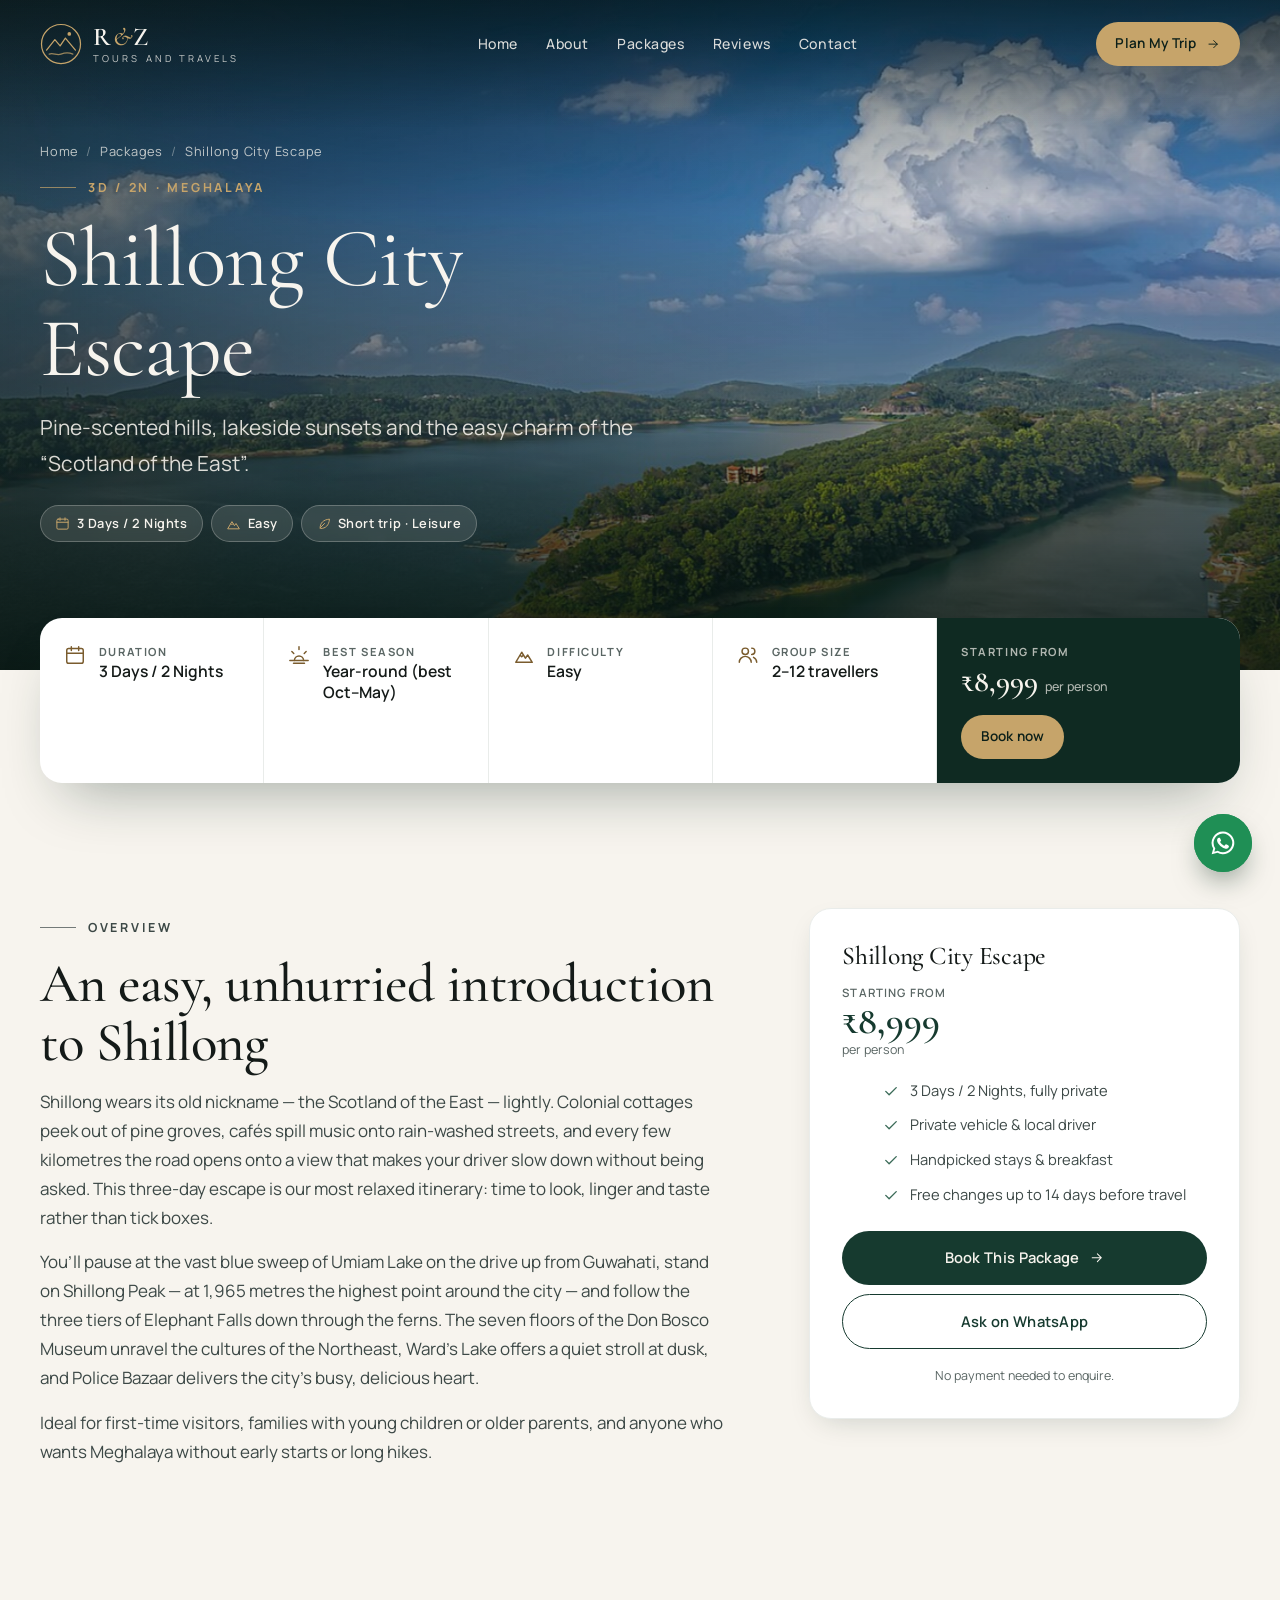
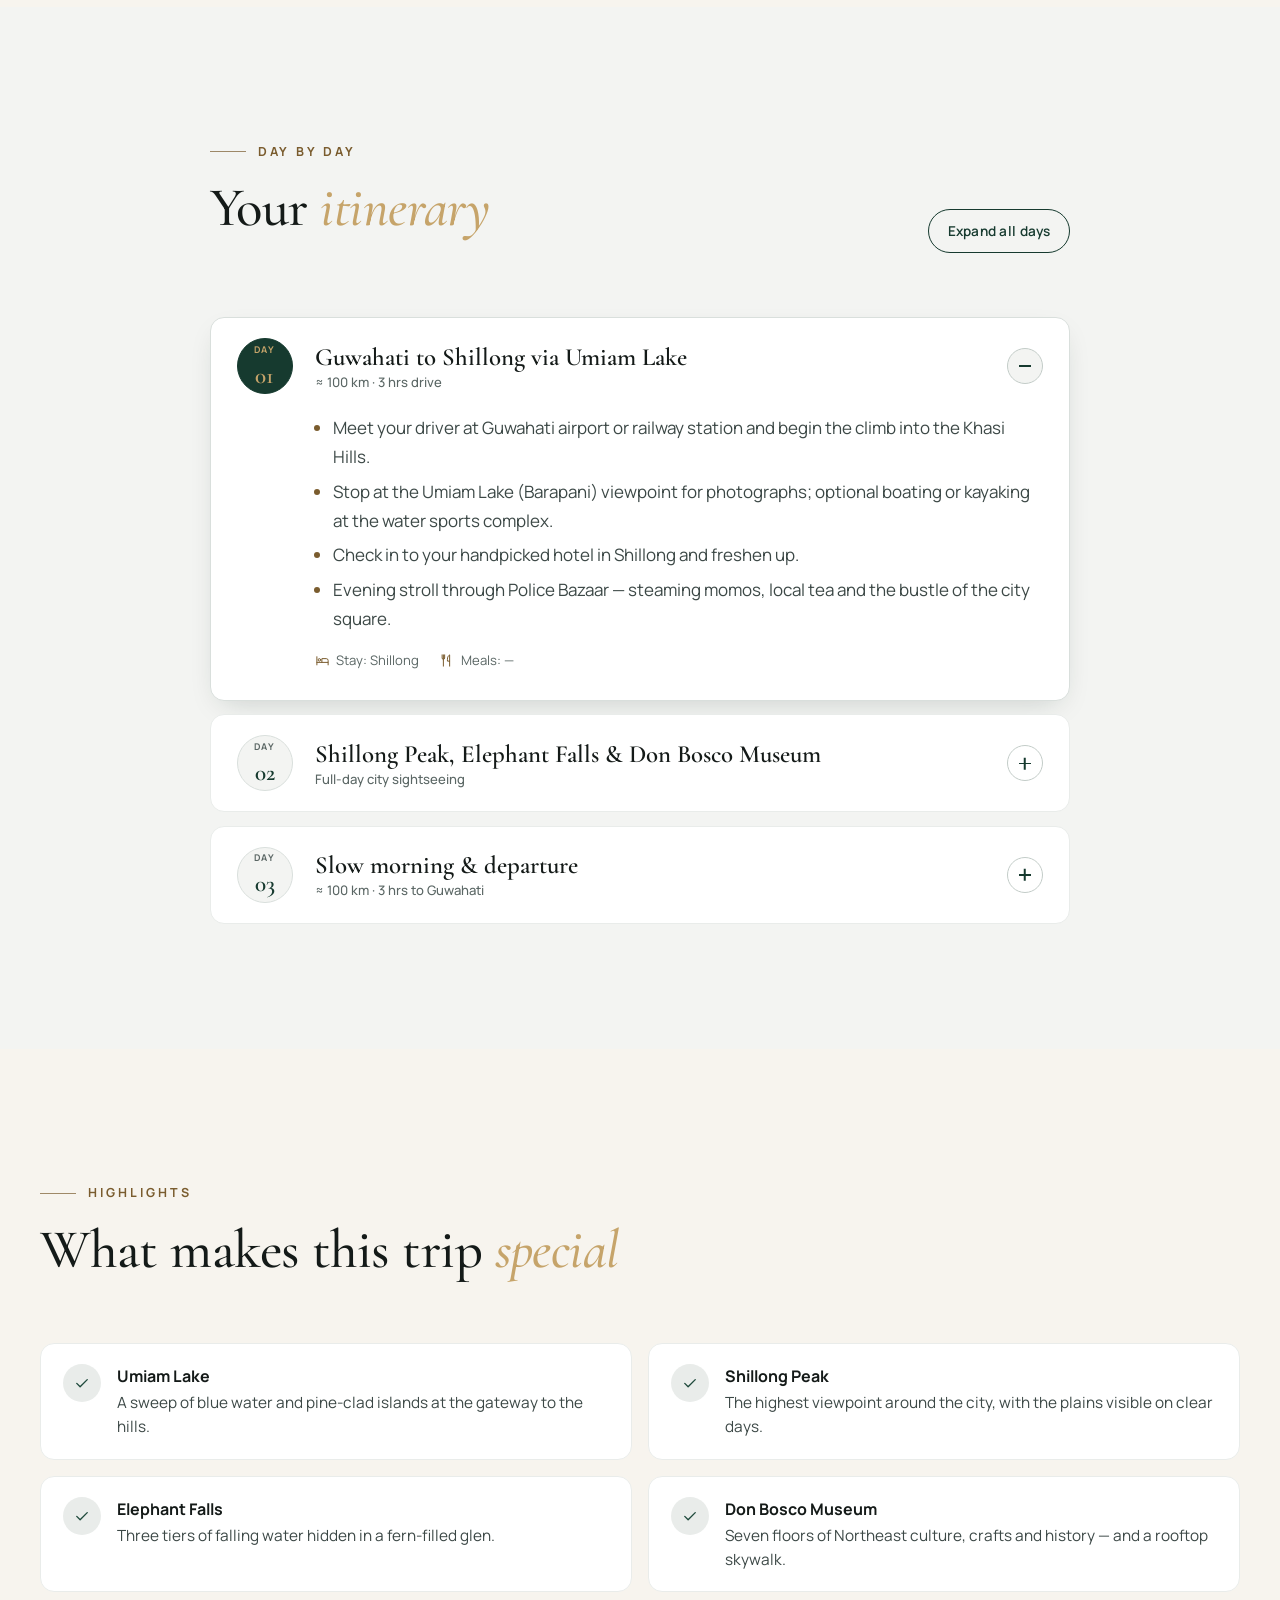
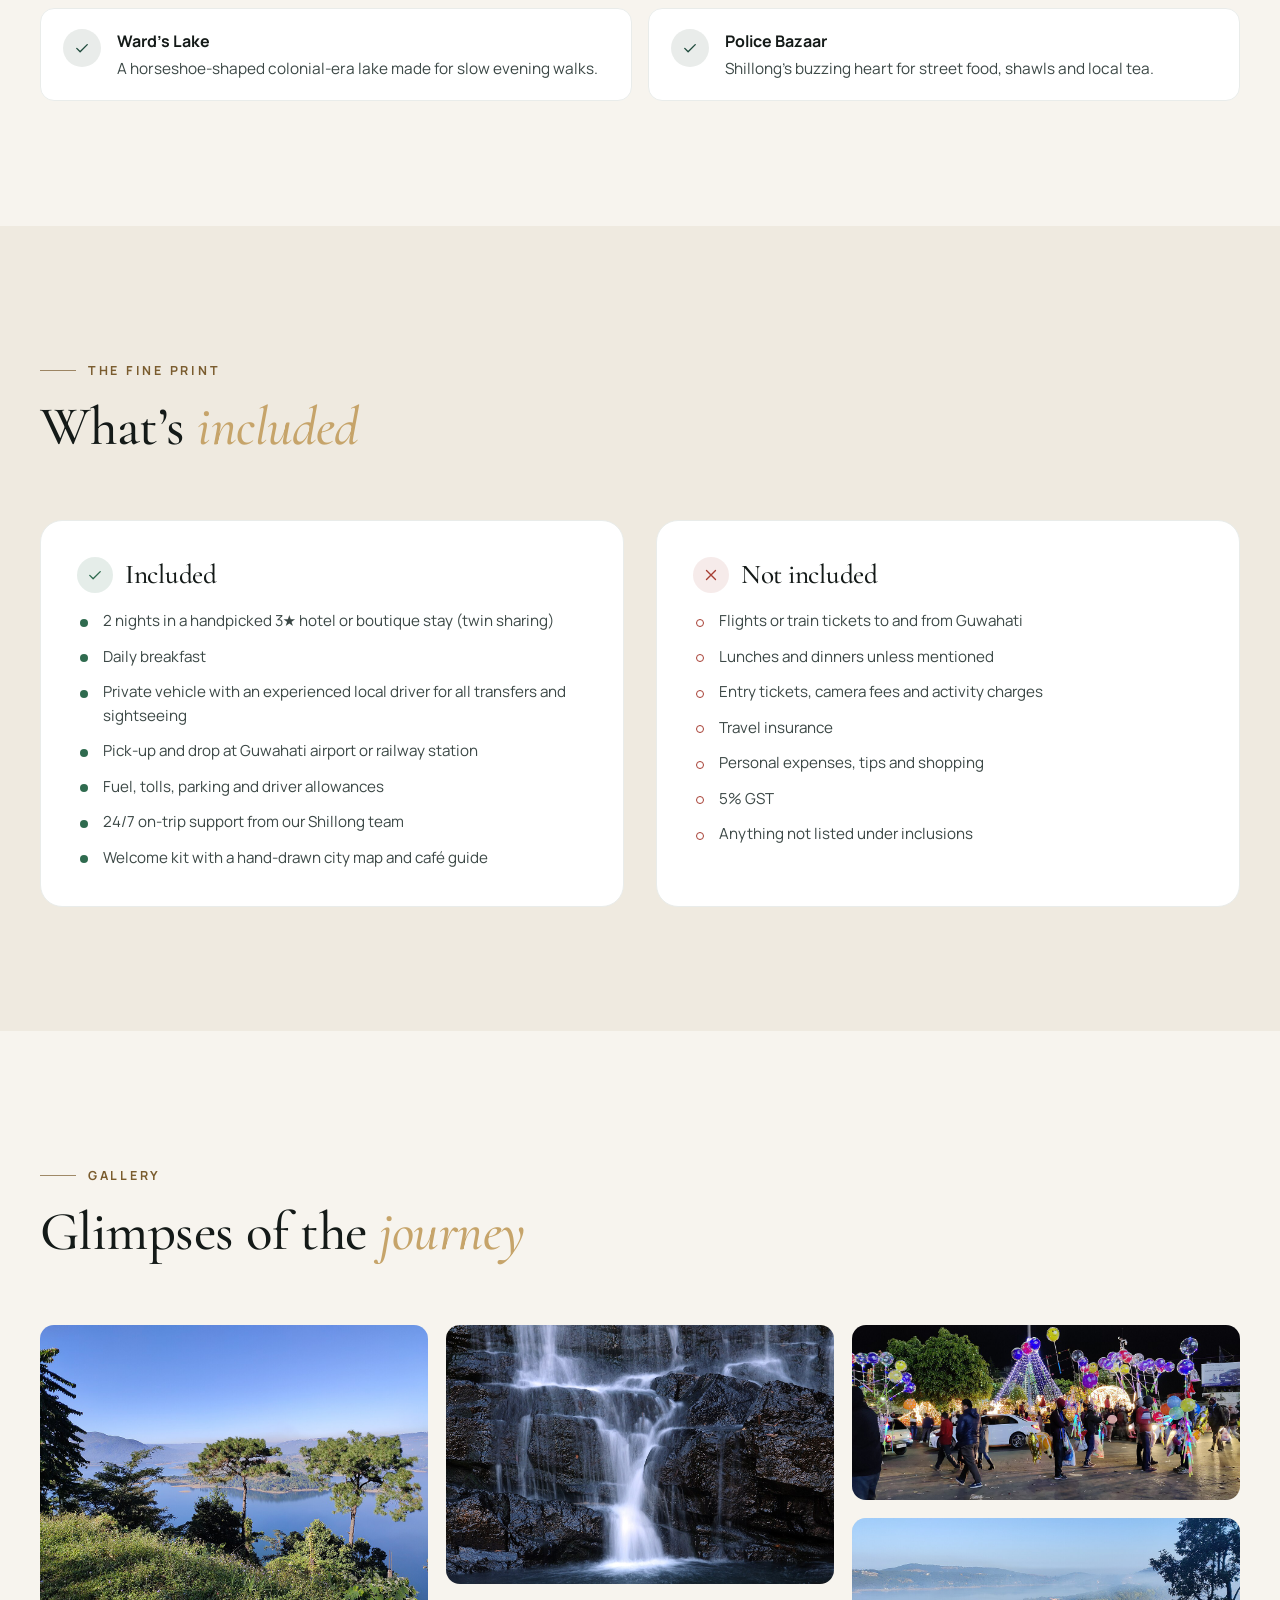
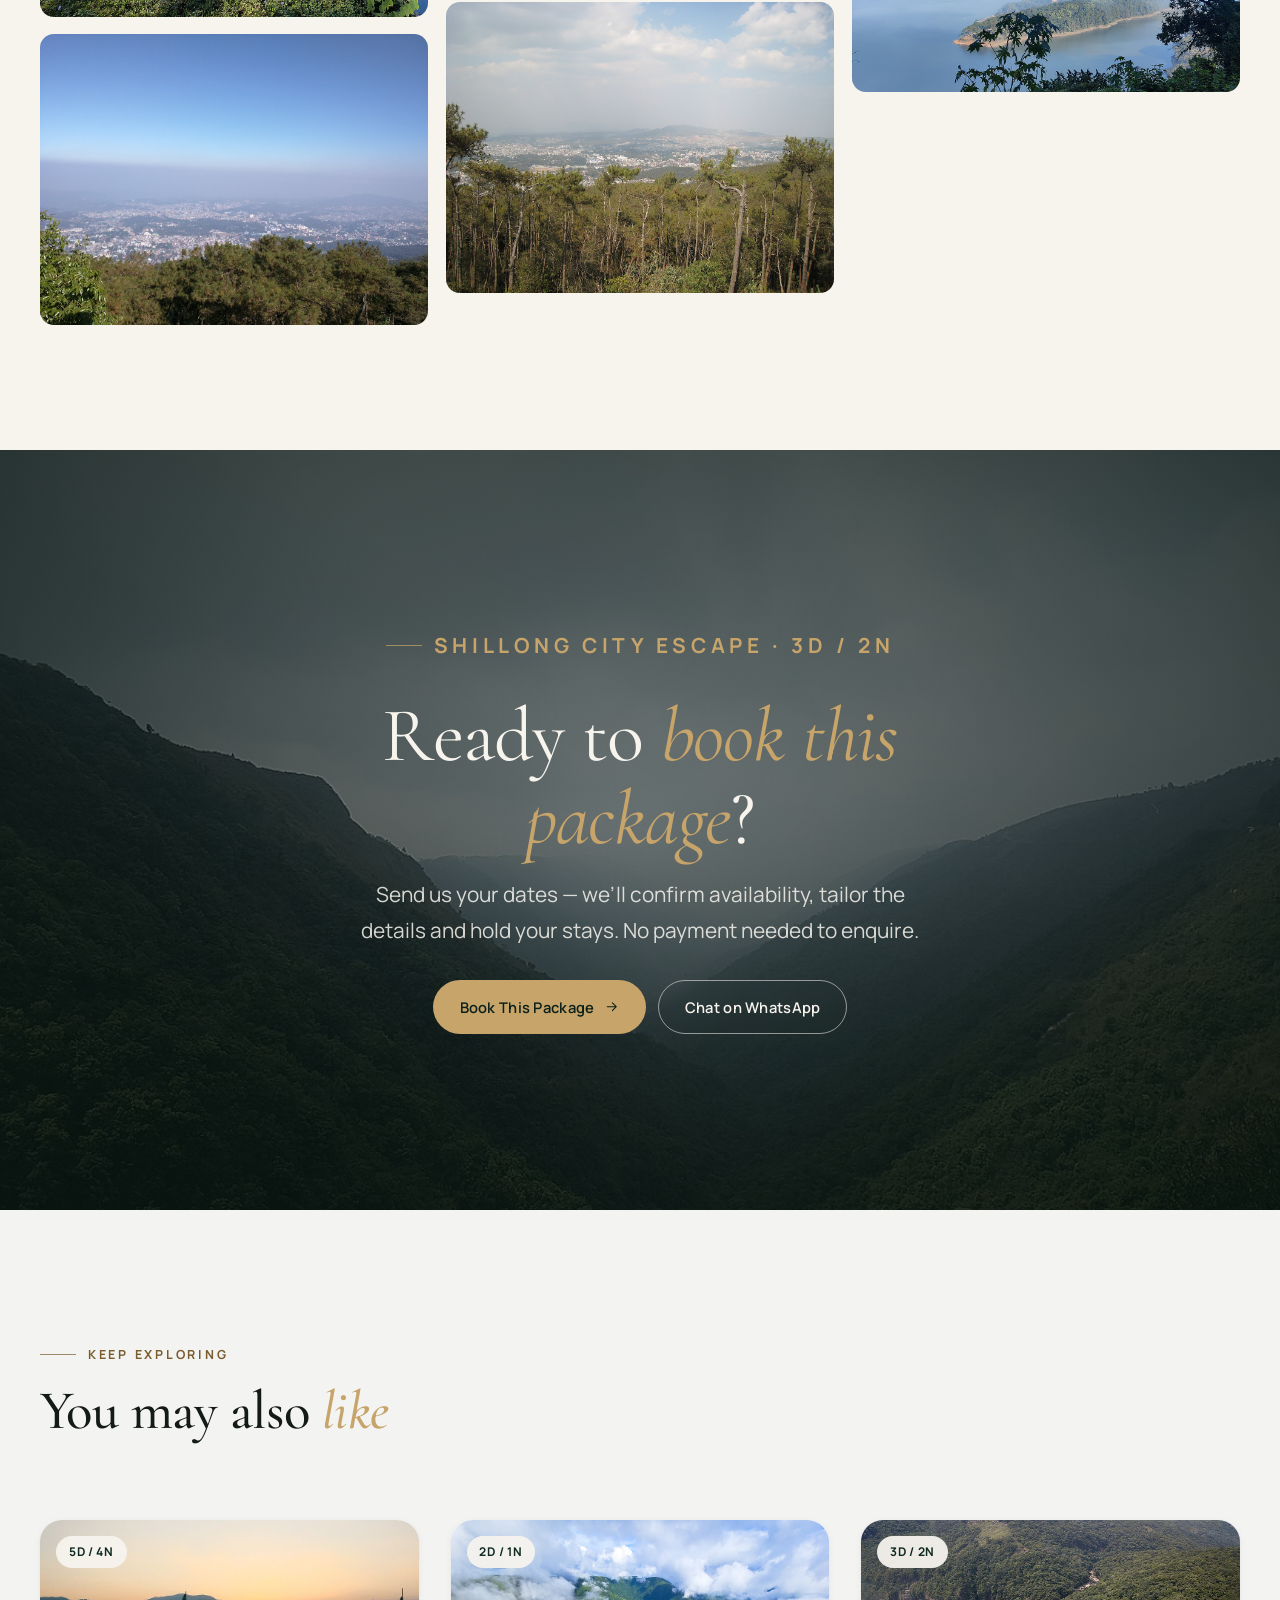
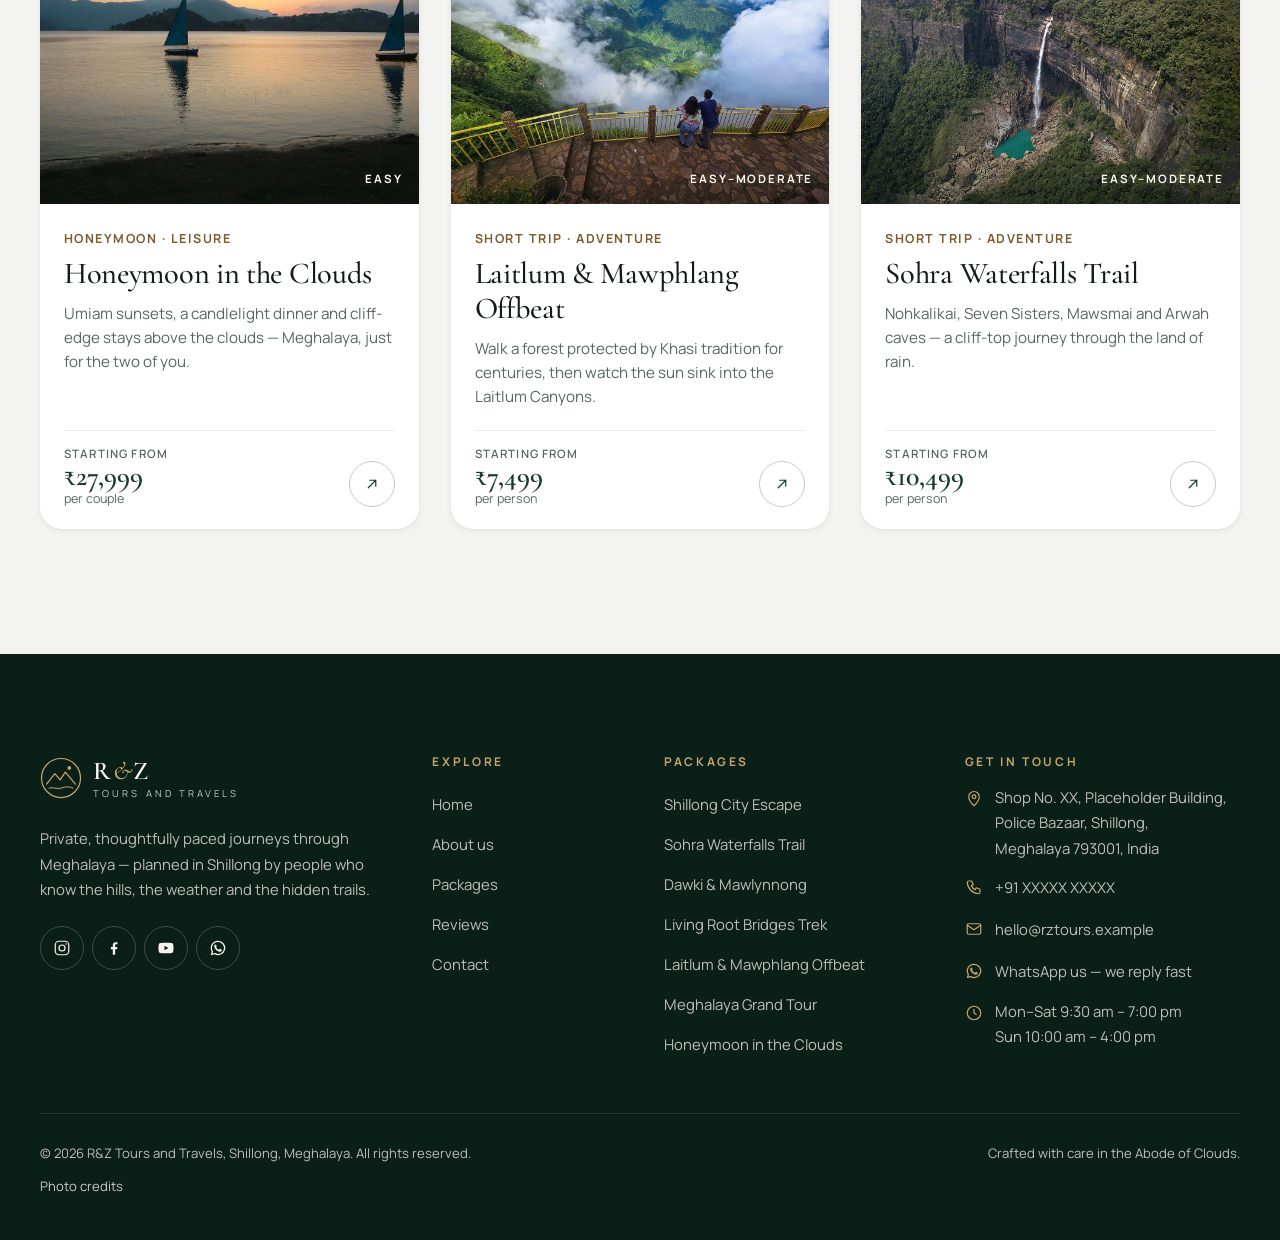
<file: packages/shillong-city-escape.html>
<!DOCTYPE html>
<html lang="en-IN">
<head>
<meta charset="utf-8">
<meta name="viewport" content="width=device-width, initial-scale=1">
<title>Shillong City Escape — 3 Days / 2 Nights | R&amp;Z Tours and Travels</title>
<meta name="description" content="3 Days / 2 Nights Shillong City Escape tour from Shillong: Ward’s Lake, Shillong Peak, Elephant Falls and an Umiam sunset — a gentle introduction to the capital of the clouds. Private vehicle, handpicked stays, from ₹8,999 per person.">
<meta name="theme-color" content="#0f2a22">
<meta name="robots" content="index, follow">
<!-- Open Graph / social sharing (replace the example domain with your live domain) -->
<meta property="og:type" content="website">
<meta property="og:site_name" content="R&amp;Z Tours and Travels">
<meta property="og:title" content="Shillong City Escape — 3 Days / 2 Nights | R&amp;Z Tours and Travels">
<meta property="og:description" content="3 Days / 2 Nights Shillong City Escape tour from Shillong: Ward’s Lake, Shillong Peak, Elephant Falls and an Umiam sunset — a gentle introduction to the capital of the clouds. Private vehicle, handpicked stays, from ₹8,999 per person.">
<meta property="og:url" content="https://www.rztours.example/packages/shillong-city-escape.html">
<meta property="og:image" content="https://www.rztours.example/assets/images/umiam-lake-aerial-hero.jpg">
<meta property="og:locale" content="en_IN">
<meta name="twitter:card" content="summary_large_image">
<link rel="icon" type="image/svg+xml" href="data:image/svg+xml,%3Csvg%20xmlns%3D'http%3A%2F%2Fwww.w3.org%2F2000%2Fsvg'%20viewBox%3D'0%200%2048%2048'%3E%3Crect%20width%3D'48'%20height%3D'48'%20rx%3D'12'%20fill%3D'%230f2a22'%2F%3E%3Cpath%20d%3D'M8%2032l9.5-12%206%207.2%206-9L41%2032'%20fill%3D'none'%20stroke%3D'%23c6a46a'%20stroke-width%3D'3'%20stroke-linecap%3D'round'%20stroke-linejoin%3D'round'%2F%3E%3Ccircle%20cx%3D'33.5'%20cy%3D'13'%20r%3D'2.6'%20fill%3D'%23c6a46a'%2F%3E%3C%2Fsvg%3E">
<link rel="preconnect" href="https://fonts.googleapis.com">
<link rel="preconnect" href="https://fonts.gstatic.com" crossorigin>
<link rel="stylesheet" href="https://fonts.googleapis.com/css2?family=Cormorant+Garamond:ital,wght@0,400;0,500;0,600;1,400;1,500&amp;family=Manrope:wght@400;500;600;700&amp;display=swap">
<link rel="stylesheet" href="../assets/css/style.css">
<script>
  /* Runs before paint: flags JS, decides between first-visit preloader and the page-transition curtain.
     Failsafe: if main.js never loads, the page is revealed after 4s. */
  (function (h) {
    h.className += ' js';
    var first = false;
    try { first = !sessionStorage.getItem('rz-visited'); sessionStorage.setItem('rz-visited', '1'); } catch (e) {}
    var reduce = window.matchMedia && window.matchMedia('(prefers-reduced-motion: reduce)').matches;
    h.className += (first && !reduce) ? ' show-preloader' : ' pt-cover';
    setTimeout(function () { if (!window.RZ) { h.className = h.className.replace(/\b(js|pt-cover|show-preloader)\b/g, ''); } }, 4000);
  })(document.documentElement);
</script>
</head><body>
<a class="skip-link" href="#main">Skip to main content</a>

<!-- Preloader (first visit only) -->
<div class="preloader" aria-hidden="true">
  <div class="preloader__inner">
    <svg class="preloader__mark" viewBox="0 0 48 48" fill="none" stroke="currentColor" stroke-width="1.4" stroke-linecap="round" stroke-linejoin="round" aria-hidden="true"><circle cx="24" cy="24" r="22.3"/><path d="M7.5 31l9.5-12 6 7.2 6-9 11.5 13.8"/><path d="M10.5 35.6c4.4-2 8.6 1.9 13.5 0s9.2-2 13.5 0" opacity=".75"/><circle cx="33.5" cy="12.5" r="2.1" fill="currentColor" stroke="none"/></svg>
    <div class="preloader__word"><span>R&amp;Z</span></div>
    <div class="preloader__line"></div>
    <p class="preloader__sub">Tours and Travels · Shillong</p>
  </div>
</div>

<!-- Page transition curtain -->
<div class="page-transition" aria-hidden="true"><div class="page-transition__panel"><svg class="page-transition__mark" viewBox="0 0 48 48" fill="none" stroke="currentColor" stroke-width="1.4" stroke-linecap="round" stroke-linejoin="round" aria-hidden="true"><circle cx="24" cy="24" r="22.3"/><path d="M7.5 31l9.5-12 6 7.2 6-9 11.5 13.8"/><path d="M10.5 35.6c4.4-2 8.6 1.9 13.5 0s9.2-2 13.5 0" opacity=".75"/><circle cx="33.5" cy="12.5" r="2.1" fill="currentColor" stroke="none"/></svg></div></div>

<!-- ============ HEADER (identical on every page) ============ -->
<header class="site-header">
  <div class="container header__inner">
    <a class="logo" href="../index.html" aria-label="R&amp;Z Tours and Travels — home">
      <svg class="logo__mark" viewBox="0 0 48 48" fill="none" stroke="currentColor" stroke-width="1.4" stroke-linecap="round" stroke-linejoin="round" aria-hidden="true"><circle cx="24" cy="24" r="22.3"/><path d="M7.5 31l9.5-12 6 7.2 6-9 11.5 13.8"/><path d="M10.5 35.6c4.4-2 8.6 1.9 13.5 0s9.2-2 13.5 0" opacity=".75"/><circle cx="33.5" cy="12.5" r="2.1" fill="currentColor" stroke="none"/></svg>
      <span class="logo__text"><span class="logo__name">R<i>&amp;</i>Z</span><span class="logo__sub">Tours and Travels</span></span>
    </a>
    <nav class="nav" aria-label="Primary">
      <ul class="nav__list">
          <li><a class="nav__link" href="../index.html">Home</a></li>
          <li><a class="nav__link" href="../about.html">About</a></li>
          <li><a class="nav__link" href="../packages.html">Packages</a></li>
          <li><a class="nav__link" href="../reviews.html">Reviews</a></li>
          <li><a class="nav__link" href="../contact.html">Contact</a></li>
      </ul>
    </nav>
    <a class="btn btn--gold btn--sm header__cta" href="../contact.html">Plan My Trip <svg viewBox="0 0 24 24" fill="none" stroke="currentColor" stroke-width="1.6" stroke-linecap="round" stroke-linejoin="round" aria-hidden="true"><path d="M5 12h14M13 6l6 6-6 6"/></svg></a>
    <button class="menu-toggle" type="button" aria-expanded="false" aria-controls="mobile-menu" aria-label="Open menu">
      <span class="menu-toggle__box" aria-hidden="true"><span class="menu-toggle__line"></span><span class="menu-toggle__line"></span><span class="menu-toggle__line"></span></span>
    </button>
  </div>
</header>

<div class="mobile-menu" id="mobile-menu">
  <nav aria-label="Mobile">
    <ul class="mobile-menu__list">
        <li class="mobile-menu__item"><a class="mobile-menu__link" href="../index.html"><small>01</small>Home</a></li>
        <li class="mobile-menu__item"><a class="mobile-menu__link" href="../about.html"><small>02</small>About</a></li>
        <li class="mobile-menu__item"><a class="mobile-menu__link" href="../packages.html"><small>03</small>Packages</a></li>
        <li class="mobile-menu__item"><a class="mobile-menu__link" href="../reviews.html"><small>04</small>Reviews</a></li>
        <li class="mobile-menu__item"><a class="mobile-menu__link" href="../contact.html"><small>05</small>Contact</a></li>
    </ul>
  </nav>
  <div class="mobile-menu__foot">
    <a href="tel:+91XXXXXXXXXX">+91&nbsp;XXXXX&nbsp;XXXXX</a>
    <a href="mailto:hello@rztours.example">hello@rztours.example</a>
    <a href="https://wa.me/91XXXXXXXXXX" target="_blank" rel="noopener">Chat on WhatsApp</a>
  </div>
</div>
<!-- ============ /HEADER ============ -->

<main id="main">
  <section class="page-hero page-hero--overlap">
    <div class="page-hero__media" data-parallax="0.25"><img src="../assets/images/umiam-lake-aerial-hero.jpg" srcset="../assets/images/umiam-lake-aerial.jpg 1280w, ../assets/images/umiam-lake-aerial-hero.jpg 1920w" sizes="100vw" width="1920" height="1280" alt="Wooded islands scattered across the blue water of Umiam Lake near Shillong" fetchpriority="high" decoding="async"></div>
    <div class="page-hero__overlay"></div>
    <div class="container page-hero__content">
      <nav aria-label="Breadcrumb" class="hero-fade hero-fade--1"><ol class="breadcrumb"><li><a href="../index.html">Home</a></li><li><a href="../packages.html">Packages</a></li><li><span aria-current="page">Shillong City Escape</span></li></ol></nav>
      <p class="eyebrow hero-fade hero-fade--1">3D / 2N · Meghalaya</p>
      <h1 class="page-hero__title" data-split>Shillong City Escape</h1>
      <p class="page-hero__lead hero-fade hero-fade--3">Pine-scented hills, lakeside sunsets and the easy charm of the “Scotland of the East”.</p>
      <div class="hero-chips hero-fade hero-fade--4"><span class="chip"><svg viewBox="0 0 24 24" fill="none" stroke="currentColor" stroke-width="1.6" stroke-linecap="round" stroke-linejoin="round" aria-hidden="true"><rect x="3" y="5" width="18" height="16" rx="2"/><path d="M3 10h18M8 3v4M16 3v4"/></svg>3 Days / 2 Nights</span><span class="chip"><svg viewBox="0 0 24 24" fill="none" stroke="currentColor" stroke-width="1.6" stroke-linecap="round" stroke-linejoin="round" aria-hidden="true"><path d="M3 20l6.5-11 4 6.5L16 12l5 8z"/><path d="M8 12.5l1.5 1.5 1.5-1.5"/></svg>Easy</span><span class="chip"><svg viewBox="0 0 24 24" fill="none" stroke="currentColor" stroke-width="1.6" stroke-linecap="round" stroke-linejoin="round" aria-hidden="true"><path d="M5 19c0-8 5-13 15-14-1 10-6 15-14 15"/><path d="M5 19l7-7"/></svg>Short trip · Leisure</span></div>
    </div>
  </section>

  <!-- ===== QUICK FACTS ===== -->
  <section aria-label="Quick facts">
    <div class="container">
      <div class="facts" data-reveal>
        <div class="fact"><span class="fact__icon"><svg viewBox="0 0 24 24" fill="none" stroke="currentColor" stroke-width="1.6" stroke-linecap="round" stroke-linejoin="round" aria-hidden="true"><rect x="3" y="5" width="18" height="16" rx="2"/><path d="M3 10h18M8 3v4M16 3v4"/></svg></span><span><span class="fact__label">Duration</span><span class="fact__value">3 Days / 2 Nights</span></span></div>
        <div class="fact"><span class="fact__icon"><svg viewBox="0 0 24 24" fill="none" stroke="currentColor" stroke-width="1.6" stroke-linecap="round" stroke-linejoin="round" aria-hidden="true"><path d="M7 18a5 5 0 1110 0"/><path d="M12 3v3M4.2 8.2l2.1 2.1M19.8 8.2l-2.1 2.1M2 18h20M6 21h12"/></svg></span><span><span class="fact__label">Best season</span><span class="fact__value">Year-round (best Oct–May)</span></span></div>
        <div class="fact"><span class="fact__icon"><svg viewBox="0 0 24 24" fill="none" stroke="currentColor" stroke-width="1.6" stroke-linecap="round" stroke-linejoin="round" aria-hidden="true"><path d="M3 20l6.5-11 4 6.5L16 12l5 8z"/><path d="M8 12.5l1.5 1.5 1.5-1.5"/></svg></span><span><span class="fact__label">Difficulty</span><span class="fact__value">Easy</span></span></div>
        <div class="fact"><span class="fact__icon"><svg viewBox="0 0 24 24" fill="none" stroke="currentColor" stroke-width="1.6" stroke-linecap="round" stroke-linejoin="round" aria-hidden="true"><circle cx="9" cy="8" r="3.5"/><path d="M2.5 20a6.5 6.5 0 0113 0"/><path d="M16 4.5a3.5 3.5 0 010 7M18 14.5a6.5 6.5 0 013.5 5.5"/></svg></span><span><span class="fact__label">Group size</span><span class="fact__value">2–12 travellers</span></span></div>
        <div class="fact fact--price">
          <span><span class="fact__label">Starting from</span>
          <!-- PLACEHOLDER PRICE — update before launch -->
          <span class="fact__value">₹8,999 <small>per person</small></span></span>
          <a class="btn btn--gold btn--sm" href="../contact.html?package=shillong-city-escape">Book now</a>
        </div>
      </div>
    </div>
  </section>

  <!-- ===== OVERVIEW ===== -->
  <section class="section" aria-labelledby="overview-title">
    <div class="container overview">
      <div class="prose" data-reveal>
        <p class="eyebrow">Overview</p>
        <h2 id="overview-title">An easy, unhurried introduction to Shillong</h2>
        <p>Shillong wears its old nickname — the Scotland of the East — lightly. Colonial cottages peek out of pine groves, cafés spill music onto rain-washed streets, and every few kilometres the road opens onto a view that makes your driver slow down without being asked. This three-day escape is our most relaxed itinerary: time to look, linger and taste rather than tick boxes.</p>
        <p>You’ll pause at the vast blue sweep of Umiam Lake on the drive up from Guwahati, stand on Shillong Peak — at 1,965 metres the highest point around the city — and follow the three tiers of Elephant Falls down through the ferns. The seven floors of the Don Bosco Museum unravel the cultures of the Northeast, Ward’s Lake offers a quiet stroll at dusk, and Police Bazaar delivers the city’s busy, delicious heart.</p>
        <p>Ideal for first-time visitors, families with young children or older parents, and anyone who wants Meghalaya without early starts or long hikes.</p>
      </div>
      <aside class="booking-card" aria-labelledby="booking-title" data-reveal="right">
        <h3 id="booking-title">Shillong City Escape</h3>
        <!-- PLACEHOLDER PRICE — update before launch -->
              <span class="price"><small>Starting from</small><strong>₹8,999</strong><span>per person</span></span>
        <ul>
          <li><svg viewBox="0 0 24 24" fill="none" stroke="currentColor" stroke-width="1.8" stroke-linecap="round" stroke-linejoin="round" aria-hidden="true"><path d="M5 12.5l4.5 4.5L19 7.5"/></svg><span>3 Days / 2 Nights, fully private</span></li>
          <li><svg viewBox="0 0 24 24" fill="none" stroke="currentColor" stroke-width="1.8" stroke-linecap="round" stroke-linejoin="round" aria-hidden="true"><path d="M5 12.5l4.5 4.5L19 7.5"/></svg><span>Private vehicle &amp; local driver</span></li>
          <li><svg viewBox="0 0 24 24" fill="none" stroke="currentColor" stroke-width="1.8" stroke-linecap="round" stroke-linejoin="round" aria-hidden="true"><path d="M5 12.5l4.5 4.5L19 7.5"/></svg><span>Handpicked stays &amp; breakfast</span></li>
          <li><svg viewBox="0 0 24 24" fill="none" stroke="currentColor" stroke-width="1.8" stroke-linecap="round" stroke-linejoin="round" aria-hidden="true"><path d="M5 12.5l4.5 4.5L19 7.5"/></svg><span>Free changes up to 14 days before travel</span></li>
        </ul>
        <a class="btn btn--block" href="../contact.html?package=shillong-city-escape">Book This Package <svg viewBox="0 0 24 24" fill="none" stroke="currentColor" stroke-width="1.6" stroke-linecap="round" stroke-linejoin="round" aria-hidden="true"><path d="M5 12h14M13 6l6 6-6 6"/></svg></a>
        <a class="btn btn--outline btn--block" href="https://wa.me/91XXXXXXXXXX" target="_blank" rel="noopener">Ask on WhatsApp</a>
        <p class="booking-card__note">No payment needed to enquire.</p>
      </aside>
    </div>
  </section>

  <!-- ===== ITINERARY ===== -->
  <section class="section section--fog" aria-labelledby="itinerary-title">
    <div class="container container--narrow">
      <div class="section-head section-head--row">
        <div data-reveal>
          <p class="eyebrow">Day by day</p>
          <h2 id="itinerary-title">Your <em class="accent">itinerary</em></h2>
        </div>
        <button class="btn btn--outline btn--sm" type="button" data-acc-toggle-all="#itinerary" aria-pressed="false" data-reveal><span class="btn__label">Expand all days</span></button>
      </div>
      <div class="accordion" id="itinerary" data-accordion data-stagger="0.07">
        <div class="acc-item">
          <h3><button class="acc-trigger" type="button" id="day-1-btn" aria-expanded="true" aria-controls="day-1-panel">
            <span class="acc-day" aria-hidden="true"><small>Day</small><b>01</b></span>
            <span class="acc-title"><strong><span class="visually-hidden">Day 1: </span>Guwahati to Shillong via Umiam Lake</strong><span>≈ 100 km · 3 hrs drive</span></span>
            <span class="acc-icon" aria-hidden="true"></span>
          </button></h3>
          <section class="acc-panel" id="day-1-panel" aria-labelledby="day-1-btn">
            <ul>
              <li>Meet your driver at Guwahati airport or railway station and begin the climb into the Khasi Hills.</li>
              <li>Stop at the Umiam Lake (Barapani) viewpoint for photographs; optional boating or kayaking at the water sports complex.</li>
              <li>Check in to your handpicked hotel in Shillong and freshen up.</li>
              <li>Evening stroll through Police Bazaar — steaming momos, local tea and the bustle of the city square.</li>
            </ul>
            <div class="acc-panel__meta"><span><svg viewBox="0 0 24 24" fill="none" stroke="currentColor" stroke-width="1.6" stroke-linecap="round" stroke-linejoin="round" aria-hidden="true"><path d="M3 19V6M3 15h18v4M21 15v-3a3 3 0 00-3-3h-7v6"/><circle cx="7" cy="11" r="2"/></svg>Stay: Shillong</span><span><svg viewBox="0 0 24 24" fill="none" stroke="currentColor" stroke-width="1.6" stroke-linecap="round" stroke-linejoin="round" aria-hidden="true"><path d="M7 3v8M5 3v5a2 2 0 004 0V3M7 11v10M17 21V3c-2.5 1.5-3.5 4-3.5 7v3H17"/></svg>Meals: —</span></div>
          </section>
        </div>
        <div class="acc-item">
          <h3><button class="acc-trigger" type="button" id="day-2-btn" aria-expanded="false" aria-controls="day-2-panel">
            <span class="acc-day" aria-hidden="true"><small>Day</small><b>02</b></span>
            <span class="acc-title"><strong><span class="visually-hidden">Day 2: </span>Shillong Peak, Elephant Falls &amp; Don Bosco Museum</strong><span>Full-day city sightseeing</span></span>
            <span class="acc-icon" aria-hidden="true"></span>
          </button></h3>
          <section class="acc-panel" id="day-2-panel" aria-labelledby="day-2-btn">
            <ul>
              <li>Morning at Shillong Peak for sweeping views over the city (carry photo ID — the road passes through an Air Force area).</li>
              <li>Walk down the three tiers of Elephant Falls, framed by ferns and moss.</li>
              <li>Afternoon at the Don Bosco Museum of Indigenous Cultures, finishing on its rooftop skywalk.</li>
              <li>Golden-hour walk and paddle-boating at Ward’s Lake, then dinner at one of Laitumkhrah’s cafés.</li>
            </ul>
            <div class="acc-panel__meta"><span><svg viewBox="0 0 24 24" fill="none" stroke="currentColor" stroke-width="1.6" stroke-linecap="round" stroke-linejoin="round" aria-hidden="true"><path d="M3 19V6M3 15h18v4M21 15v-3a3 3 0 00-3-3h-7v6"/><circle cx="7" cy="11" r="2"/></svg>Stay: Shillong</span><span><svg viewBox="0 0 24 24" fill="none" stroke="currentColor" stroke-width="1.6" stroke-linecap="round" stroke-linejoin="round" aria-hidden="true"><path d="M7 3v8M5 3v5a2 2 0 004 0V3M7 11v10M17 21V3c-2.5 1.5-3.5 4-3.5 7v3H17"/></svg>Meals: Breakfast</span></div>
          </section>
        </div>
        <div class="acc-item">
          <h3><button class="acc-trigger" type="button" id="day-3-btn" aria-expanded="false" aria-controls="day-3-panel">
            <span class="acc-day" aria-hidden="true"><small>Day</small><b>03</b></span>
            <span class="acc-title"><strong><span class="visually-hidden">Day 3: </span>Slow morning &amp; departure</strong><span>≈ 100 km · 3 hrs to Guwahati</span></span>
            <span class="acc-icon" aria-hidden="true"></span>
          </button></h3>
          <section class="acc-panel" id="day-3-panel" aria-labelledby="day-3-btn">
            <ul>
              <li>Leisurely breakfast; optional visit to Lady Hydari Park or the Cathedral of Mary Help of Christians.</li>
              <li>Pick up Khasi shawls, local tea and fiery pickles at Police Bazaar.</li>
              <li>Drive back to Guwahati for your onward flight or train.</li>
            </ul>
            <div class="acc-panel__meta"><span><svg viewBox="0 0 24 24" fill="none" stroke="currentColor" stroke-width="1.6" stroke-linecap="round" stroke-linejoin="round" aria-hidden="true"><path d="M3 19V6M3 15h18v4M21 15v-3a3 3 0 00-3-3h-7v6"/><circle cx="7" cy="11" r="2"/></svg>Stay: —</span><span><svg viewBox="0 0 24 24" fill="none" stroke="currentColor" stroke-width="1.6" stroke-linecap="round" stroke-linejoin="round" aria-hidden="true"><path d="M7 3v8M5 3v5a2 2 0 004 0V3M7 11v10M17 21V3c-2.5 1.5-3.5 4-3.5 7v3H17"/></svg>Meals: Breakfast</span></div>
          </section>
        </div>
      </div>
    </div>
  </section>

  <!-- ===== HIGHLIGHTS ===== -->
  <section class="section" aria-labelledby="highlights-title">
    <div class="container">
      <div class="section-head" data-reveal>
        <p class="eyebrow">Highlights</p>
        <h2 id="highlights-title">What makes this trip <em class="accent">special</em></h2>
      </div>
      <ul class="highlights" data-stagger="0.07">
        <li class="highlight"><span class="highlight__icon"><svg viewBox="0 0 24 24" fill="none" stroke="currentColor" stroke-width="1.8" stroke-linecap="round" stroke-linejoin="round" aria-hidden="true"><path d="M5 12.5l4.5 4.5L19 7.5"/></svg></span><p><strong>Umiam Lake</strong>A sweep of blue water and pine-clad islands at the gateway to the hills.</p></li>
        <li class="highlight"><span class="highlight__icon"><svg viewBox="0 0 24 24" fill="none" stroke="currentColor" stroke-width="1.8" stroke-linecap="round" stroke-linejoin="round" aria-hidden="true"><path d="M5 12.5l4.5 4.5L19 7.5"/></svg></span><p><strong>Shillong Peak</strong>The highest viewpoint around the city, with the plains visible on clear days.</p></li>
        <li class="highlight"><span class="highlight__icon"><svg viewBox="0 0 24 24" fill="none" stroke="currentColor" stroke-width="1.8" stroke-linecap="round" stroke-linejoin="round" aria-hidden="true"><path d="M5 12.5l4.5 4.5L19 7.5"/></svg></span><p><strong>Elephant Falls</strong>Three tiers of falling water hidden in a fern-filled glen.</p></li>
        <li class="highlight"><span class="highlight__icon"><svg viewBox="0 0 24 24" fill="none" stroke="currentColor" stroke-width="1.8" stroke-linecap="round" stroke-linejoin="round" aria-hidden="true"><path d="M5 12.5l4.5 4.5L19 7.5"/></svg></span><p><strong>Don Bosco Museum</strong>Seven floors of Northeast culture, crafts and history — and a rooftop skywalk.</p></li>
        <li class="highlight"><span class="highlight__icon"><svg viewBox="0 0 24 24" fill="none" stroke="currentColor" stroke-width="1.8" stroke-linecap="round" stroke-linejoin="round" aria-hidden="true"><path d="M5 12.5l4.5 4.5L19 7.5"/></svg></span><p><strong>Ward’s Lake</strong>A horseshoe-shaped colonial-era lake made for slow evening walks.</p></li>
        <li class="highlight"><span class="highlight__icon"><svg viewBox="0 0 24 24" fill="none" stroke="currentColor" stroke-width="1.8" stroke-linecap="round" stroke-linejoin="round" aria-hidden="true"><path d="M5 12.5l4.5 4.5L19 7.5"/></svg></span><p><strong>Police Bazaar</strong>Shillong’s buzzing heart for street food, shawls and local tea.</p></li>
      </ul>
    </div>
  </section>

  <!-- ===== INCLUSIONS / EXCLUSIONS ===== -->
  <section class="section section--cream2" aria-labelledby="incl-title">
    <div class="container">
      <div class="section-head" data-reveal>
        <p class="eyebrow">The fine print</p>
        <h2 id="incl-title">What’s <em class="accent">included</em></h2>
      </div>
      <div class="incl" data-stagger="0.12">
        <div class="incl__col incl__col--yes">
          <h3><span><svg viewBox="0 0 24 24" fill="none" stroke="currentColor" stroke-width="1.8" stroke-linecap="round" stroke-linejoin="round" aria-hidden="true"><path d="M5 12.5l4.5 4.5L19 7.5"/></svg></span>Included</h3>
          <ul class="incl__list">
            <li>2 nights in a handpicked 3★ hotel or boutique stay (twin sharing)</li>
            <li>Daily breakfast</li>
            <li>Private vehicle with an experienced local driver for all transfers and sightseeing</li>
            <li>Pick-up and drop at Guwahati airport or railway station</li>
            <li>Fuel, tolls, parking and driver allowances</li>
            <li>24/7 on-trip support from our Shillong team</li>
            <li>Welcome kit with a hand-drawn city map and café guide</li>
          </ul>
        </div>
        <div class="incl__col incl__col--no">
          <h3><span><svg viewBox="0 0 24 24" fill="none" stroke="currentColor" stroke-width="1.8" stroke-linecap="round" stroke-linejoin="round" aria-hidden="true"><path d="M6 6l12 12M18 6L6 18"/></svg></span>Not included</h3>
          <ul class="incl__list">
            <li>Flights or train tickets to and from Guwahati</li>
            <li>Lunches and dinners unless mentioned</li>
            <li>Entry tickets, camera fees and activity charges</li>
            <li>Travel insurance</li>
            <li>Personal expenses, tips and shopping</li>
            <li>5% GST</li>
            <li>Anything not listed under inclusions</li>
          </ul>
        </div>
      </div>
    </div>
  </section>

  <!-- ===== GALLERY ===== -->
  <section class="section" aria-labelledby="gallery-title">
    <div class="container">
      <div class="section-head" data-reveal>
        <p class="eyebrow">Gallery</p>
        <h2 id="gallery-title">Glimpses of the <em class="accent">journey</em></h2>
      </div>
      <div class="masonry" data-gallery data-stagger="0.06">
        <a class="gallery-item" href="../assets/images/umiam-lake-pines.jpg" data-lightbox data-caption="Umiam Lake" data-credit="ANKAN / CC BY-SA 4.0" data-credit-url="https://commons.wikimedia.org/wiki/File:Umiam_Lake_from_View_Point.jpg" data-no-transition>
          <img src="../assets/images/umiam-lake-pines.jpg" width="1280" height="960" alt="Pine trees framing Umiam Lake under a clear blue sky" loading="lazy" decoding="async">
          <span class="gallery-item__zoom" aria-hidden="true"><svg viewBox="0 0 24 24" fill="none" stroke="currentColor" stroke-width="1.6" stroke-linecap="round" stroke-linejoin="round" aria-hidden="true"><circle cx="11" cy="11" r="6.5"/><path d="M20 20l-4.2-4.2M11 8.5v5M8.5 11h5"/></svg></span>
          <span class="gallery-item__cap" aria-hidden="true">Umiam Lake</span>
          <span class="visually-hidden">Open larger image: Umiam Lake</span>
        </a>
        <a class="gallery-item" href="../assets/images/shillong-peak-view.jpg" data-lightbox data-caption="Shillong from Shillong Peak" data-credit="Rachit / CC BY-SA 4.0" data-credit-url="https://commons.wikimedia.org/wiki/File:View_from_Shillong_Peak.jpg" data-no-transition>
          <img src="../assets/images/shillong-peak-view.jpg" width="1280" height="960" alt="Shillong spread across the hills, seen from Shillong Peak" loading="lazy" decoding="async">
          <span class="gallery-item__zoom" aria-hidden="true"><svg viewBox="0 0 24 24" fill="none" stroke="currentColor" stroke-width="1.6" stroke-linecap="round" stroke-linejoin="round" aria-hidden="true"><circle cx="11" cy="11" r="6.5"/><path d="M20 20l-4.2-4.2M11 8.5v5M8.5 11h5"/></svg></span>
          <span class="gallery-item__cap" aria-hidden="true">Shillong from Shillong Peak</span>
          <span class="visually-hidden">Open larger image: Shillong from Shillong Peak</span>
        </a>
        <a class="gallery-item" href="../assets/images/elephant-falls.jpg" data-lightbox data-caption="Elephant Falls, Shillong" data-credit="Sudip2104 / CC BY-SA 4.0" data-credit-url="https://commons.wikimedia.org/wiki/File:Elephant_Falls_Shillong_long_exposure.jpg" data-no-transition>
          <img src="../assets/images/elephant-falls.jpg" width="1280" height="853" alt="Water cascading over dark rock ledges at Elephant Falls, Shillong" loading="lazy" decoding="async">
          <span class="gallery-item__zoom" aria-hidden="true"><svg viewBox="0 0 24 24" fill="none" stroke="currentColor" stroke-width="1.6" stroke-linecap="round" stroke-linejoin="round" aria-hidden="true"><circle cx="11" cy="11" r="6.5"/><path d="M20 20l-4.2-4.2M11 8.5v5M8.5 11h5"/></svg></span>
          <span class="gallery-item__cap" aria-hidden="true">Elephant Falls, Shillong</span>
          <span class="visually-hidden">Open larger image: Elephant Falls, Shillong</span>
        </a>
        <a class="gallery-item" href="../assets/images/shillong-pine-hills.jpg" data-lightbox data-caption="Pine hills above Shillong" data-credit="Aadri / CC BY-SA 3.0" data-credit-url="https://commons.wikimedia.org/wiki/File:Shillong_from_Shillong_Peak.jpg" data-no-transition>
          <img src="../assets/images/shillong-pine-hills.jpg" width="1280" height="960" alt="Pine-covered hills overlooking the town of Shillong" loading="lazy" decoding="async">
          <span class="gallery-item__zoom" aria-hidden="true"><svg viewBox="0 0 24 24" fill="none" stroke="currentColor" stroke-width="1.6" stroke-linecap="round" stroke-linejoin="round" aria-hidden="true"><circle cx="11" cy="11" r="6.5"/><path d="M20 20l-4.2-4.2M11 8.5v5M8.5 11h5"/></svg></span>
          <span class="gallery-item__cap" aria-hidden="true">Pine hills above Shillong</span>
          <span class="visually-hidden">Open larger image: Pine hills above Shillong</span>
        </a>
        <a class="gallery-item" href="../assets/images/shillong-festive-night.jpg" data-lightbox data-caption="Shillong at Christmas" data-credit="Ganesh Mohan T / CC BY-SA 4.0" data-credit-url="https://commons.wikimedia.org/wiki/File:Shillong_during_night_01.jpg" data-no-transition>
          <img src="../assets/images/shillong-festive-night.jpg" width="1280" height="576" alt="Shillong streets lit up with Christmas decorations at night" loading="lazy" decoding="async">
          <span class="gallery-item__zoom" aria-hidden="true"><svg viewBox="0 0 24 24" fill="none" stroke="currentColor" stroke-width="1.6" stroke-linecap="round" stroke-linejoin="round" aria-hidden="true"><circle cx="11" cy="11" r="6.5"/><path d="M20 20l-4.2-4.2M11 8.5v5M8.5 11h5"/></svg></span>
          <span class="gallery-item__cap" aria-hidden="true">Shillong at Christmas</span>
          <span class="visually-hidden">Open larger image: Shillong at Christmas</span>
        </a>
        <a class="gallery-item" href="../assets/images/umiam-lake-island.jpg" data-lightbox data-caption="Morning on Umiam Lake" data-credit="Ganesh Mohan T / CC BY-SA 4.0" data-credit-url="https://commons.wikimedia.org/wiki/File:Umiam_lake_01.jpg" data-no-transition>
          <img src="../assets/images/umiam-lake-island.jpg" width="1280" height="576" alt="A forested island in Umiam Lake on a hazy morning" loading="lazy" decoding="async">
          <span class="gallery-item__zoom" aria-hidden="true"><svg viewBox="0 0 24 24" fill="none" stroke="currentColor" stroke-width="1.6" stroke-linecap="round" stroke-linejoin="round" aria-hidden="true"><circle cx="11" cy="11" r="6.5"/><path d="M20 20l-4.2-4.2M11 8.5v5M8.5 11h5"/></svg></span>
          <span class="gallery-item__cap" aria-hidden="true">Morning on Umiam Lake</span>
          <span class="visually-hidden">Open larger image: Morning on Umiam Lake</span>
        </a>
      </div>
    </div>
  </section>

  <section class="cta-band" aria-labelledby="cta-title">
    <div class="cta-band__media" data-parallax="0.15"><img src="../assets/images/sohra-misty-valley-hero.jpg" srcset="../assets/images/sohra-misty-valley.jpg 1280w, ../assets/images/sohra-misty-valley-hero.jpg 1920w" sizes="100vw" width="1920" height="1440" alt="" loading="lazy" decoding="async"></div>
    <div class="container" data-reveal>
      <p class="eyebrow">Shillong City Escape · 3D / 2N</p>
      <h2 id="cta-title">Ready to <em>book this package</em>?</h2>
      <p>Send us your dates — we’ll confirm availability, tailor the details and hold your stays. No payment needed to enquire.</p>
      <div class="cta-band__actions">
        <a class="btn btn--gold" href="../contact.html?package=shillong-city-escape">Book This Package <svg viewBox="0 0 24 24" fill="none" stroke="currentColor" stroke-width="1.6" stroke-linecap="round" stroke-linejoin="round" aria-hidden="true"><path d="M5 12h14M13 6l6 6-6 6"/></svg></a>
        <a class="btn btn--ghost" href="https://wa.me/91XXXXXXXXXX" target="_blank" rel="noopener">Chat on WhatsApp</a>
      </div>
    </div>
  </section>

  <!-- ===== RELATED ===== -->
  <section class="section section--fog" aria-labelledby="related-title">
    <div class="container">
      <div class="section-head section-head--row">
        <div data-reveal>
          <p class="eyebrow">Keep exploring</p>
          <h2 id="related-title">You may also <em class="accent">like</em></h2>
        </div>
        <a class="link-arrow" href="../packages.html" data-reveal>All packages <svg viewBox="0 0 24 24" fill="none" stroke="currentColor" stroke-width="1.6" stroke-linecap="round" stroke-linejoin="round" aria-hidden="true"><path d="M5 12h14M13 6l6 6-6 6"/></svg></a>
      </div>
      <div class="pkg-grid" data-stagger="0.1">
        <article class="pkg-card" data-category="honeymoon leisure">
          <a class="pkg-card__link" href="../packages/honeymoon-in-the-clouds.html">
            <div class="pkg-card__media">
              <img src="../assets/images/umiam-lake-sunset-sails.jpg" width="1280" height="720" alt="Two sailboats silhouetted on Umiam Lake at sunset" loading="lazy" decoding="async">
              <span class="pkg-card__badge">5D / 4N</span>
              <span class="pkg-card__tag">Easy</span>
            </div>
            <div class="pkg-card__body">
              <p class="pkg-card__meta">Honeymoon · Leisure</p>
              <h3 class="pkg-card__title">Honeymoon in the Clouds</h3>
              <p class="pkg-card__teaser">Umiam sunsets, a candlelight dinner and cliff-edge stays above the clouds — Meghalaya, just for the two of you.</p>
              <div class="pkg-card__foot">
              <!-- PLACEHOLDER PRICE — update before launch -->
              <span class="price"><small>Starting from</small><strong>₹27,999</strong><span>per couple</span></span>
                <span class="pkg-card__cta" aria-hidden="true"><svg viewBox="0 0 24 24" fill="none" stroke="currentColor" stroke-width="1.6" stroke-linecap="round" stroke-linejoin="round" aria-hidden="true"><path d="M7 17L17 7M9 7h8v8"/></svg></span>
              </div>
            </div>
          </a>
        </article>
        <article class="pkg-card" data-category="short adventure">
          <a class="pkg-card__link" href="../packages/laitlum-mawphlang-offbeat.html">
            <div class="pkg-card__media">
              <img src="../assets/images/laitlum-viewpoint-clouds.jpg" width="1280" height="946" alt="A couple at a railed viewpoint above clouds drifting through a green valley" loading="lazy" decoding="async">
              <span class="pkg-card__badge">2D / 1N</span>
              <span class="pkg-card__tag">Easy–Moderate</span>
            </div>
            <div class="pkg-card__body">
              <p class="pkg-card__meta">Short trip · Adventure</p>
              <h3 class="pkg-card__title">Laitlum &amp; Mawphlang Offbeat</h3>
              <p class="pkg-card__teaser">Walk a forest protected by Khasi tradition for centuries, then watch the sun sink into the Laitlum Canyons.</p>
              <div class="pkg-card__foot">
              <!-- PLACEHOLDER PRICE — update before launch -->
              <span class="price"><small>Starting from</small><strong>₹7,499</strong><span>per person</span></span>
                <span class="pkg-card__cta" aria-hidden="true"><svg viewBox="0 0 24 24" fill="none" stroke="currentColor" stroke-width="1.6" stroke-linecap="round" stroke-linejoin="round" aria-hidden="true"><path d="M7 17L17 7M9 7h8v8"/></svg></span>
              </div>
            </div>
          </a>
        </article>
        <article class="pkg-card" data-category="short adventure">
          <a class="pkg-card__link" href="../packages/sohra-waterfalls-trail.html">
            <div class="pkg-card__media">
              <img src="../assets/images/nohkalikai-falls-plunge-pool.jpg" width="1280" height="983" alt="Nohkalikai Falls dropping into its turquoise plunge pool" loading="lazy" decoding="async">
              <span class="pkg-card__badge">3D / 2N</span>
              <span class="pkg-card__tag">Easy–Moderate</span>
            </div>
            <div class="pkg-card__body">
              <p class="pkg-card__meta">Short trip · Adventure</p>
              <h3 class="pkg-card__title">Sohra Waterfalls Trail</h3>
              <p class="pkg-card__teaser">Nohkalikai, Seven Sisters, Mawsmai and Arwah caves — a cliff-top journey through the land of rain.</p>
              <div class="pkg-card__foot">
              <!-- PLACEHOLDER PRICE — update before launch -->
              <span class="price"><small>Starting from</small><strong>₹10,499</strong><span>per person</span></span>
                <span class="pkg-card__cta" aria-hidden="true"><svg viewBox="0 0 24 24" fill="none" stroke="currentColor" stroke-width="1.6" stroke-linecap="round" stroke-linejoin="round" aria-hidden="true"><path d="M7 17L17 7M9 7h8v8"/></svg></span>
              </div>
            </div>
          </a>
        </article>
      </div>
    </div>
  </section>
</main>
<!-- ============ FOOTER (identical on every page) ============ -->
<footer class="site-footer">
  <div class="container">
    <div class="footer__top">
      <div class="footer__brand">
        <a class="logo" href="../index.html" aria-label="R&amp;Z Tours and Travels — home">
          <svg class="logo__mark" viewBox="0 0 48 48" fill="none" stroke="currentColor" stroke-width="1.4" stroke-linecap="round" stroke-linejoin="round" aria-hidden="true"><circle cx="24" cy="24" r="22.3"/><path d="M7.5 31l9.5-12 6 7.2 6-9 11.5 13.8"/><path d="M10.5 35.6c4.4-2 8.6 1.9 13.5 0s9.2-2 13.5 0" opacity=".75"/><circle cx="33.5" cy="12.5" r="2.1" fill="currentColor" stroke="none"/></svg>
          <span class="logo__text"><span class="logo__name">R<i>&amp;</i>Z</span><span class="logo__sub">Tours and Travels</span></span>
        </a>
        <p>Private, thoughtfully paced journeys through Meghalaya — planned in Shillong by people who know the hills, the weather and the hidden trails.</p>
        <div class="socials">
          <!-- PLACEHOLDER social links — replace with your real profiles -->
          <a href="https://www.instagram.com/" target="_blank" rel="noopener" aria-label="R&amp;Z on Instagram"><svg viewBox="0 0 24 24" fill="none" stroke="currentColor" stroke-width="1.6" aria-hidden="true"><rect x="3" y="3" width="18" height="18" rx="5"/><circle cx="12" cy="12" r="4"/><circle cx="17.3" cy="6.7" r="1" fill="currentColor" stroke="none"/></svg></a>
          <a href="https://www.facebook.com/" target="_blank" rel="noopener" aria-label="R&amp;Z on Facebook"><svg viewBox="0 0 24 24" fill="currentColor" aria-hidden="true"><path d="M13.5 21v-7.5h2.6l.4-3h-3V8.6c0-.9.3-1.5 1.5-1.5h1.6V4.4c-.3 0-1.2-.1-2.3-.1-2.3 0-3.9 1.4-3.9 4v2.2H7.8v3h2.6V21z"/></svg></a>
          <a href="https://www.youtube.com/" target="_blank" rel="noopener" aria-label="R&amp;Z on YouTube"><svg viewBox="0 0 24 24" fill="currentColor" aria-hidden="true"><path d="M21.6 7.2a2.5 2.5 0 00-1.8-1.8C18.2 5 12 5 12 5s-6.2 0-7.8.4a2.5 2.5 0 00-1.8 1.8C2 8.8 2 12 2 12s0 3.2.4 4.8a2.5 2.5 0 001.8 1.8C5.8 19 12 19 12 19s6.2 0 7.8-.4a2.5 2.5 0 001.8-1.8c.4-1.6.4-4.8.4-4.8s0-3.2-.4-4.8zM10 15V9l5.2 3z"/></svg></a>
          <a href="https://wa.me/91XXXXXXXXXX" target="_blank" rel="noopener" aria-label="Chat with R&amp;Z on WhatsApp"><svg viewBox="0 0 24 24" fill="currentColor" aria-hidden="true"><path d="M12 2.2A9.7 9.7 0 003.6 16.8L2.3 21.7l5-1.3A9.7 9.7 0 1012 2.2zm0 17.7a8 8 0 01-4.1-1.1l-.3-.2-3 .8.8-2.9-.2-.3A8 8 0 1112 19.9zm4.4-6c-.2-.1-1.4-.7-1.7-.8-.2-.1-.4-.1-.5.1l-.8 1c-.1.2-.3.2-.5.1a6.6 6.6 0 01-3.3-2.9c-.2-.4.2-.4.7-1.3.1-.2 0-.3 0-.4l-.8-1.8c-.2-.5-.4-.4-.5-.4h-.5a.9.9 0 00-.7.3 2.8 2.8 0 00-.9 2.1 4.9 4.9 0 001 2.6 11.2 11.2 0 004.3 3.8c1.6.7 2.2.7 3 .6a2.6 2.6 0 001.7-1.2 2.1 2.1 0 00.1-1.2c0-.1-.2-.2-.5-.3z"/></svg></a>
        </div>
      </div>
      <div>
        <h2 class="footer__title">Explore</h2>
        <ul class="footer__links">
          <li><a href="../index.html">Home</a></li>
          <li><a href="../about.html">About us</a></li>
          <li><a href="../packages.html">Packages</a></li>
          <li><a href="../reviews.html">Reviews</a></li>
          <li><a href="../contact.html">Contact</a></li>
        </ul>
      </div>
      <div>
        <h2 class="footer__title">Packages</h2>
        <ul class="footer__links">
          <li><a href="../packages/shillong-city-escape.html">Shillong City Escape</a></li>
          <li><a href="../packages/sohra-waterfalls-trail.html">Sohra Waterfalls Trail</a></li>
          <li><a href="../packages/dawki-mawlynnong.html">Dawki &amp; Mawlynnong</a></li>
          <li><a href="../packages/living-root-bridges-trek.html">Living Root Bridges Trek</a></li>
          <li><a href="../packages/laitlum-mawphlang-offbeat.html">Laitlum &amp; Mawphlang Offbeat</a></li>
          <li><a href="../packages/meghalaya-grand-tour.html">Meghalaya Grand Tour</a></li>
          <li><a href="../packages/honeymoon-in-the-clouds.html">Honeymoon in the Clouds</a></li>
        </ul>
      </div>
      <div>
        <h2 class="footer__title">Get in touch</h2>
        <!-- PLACEHOLDER contact details — replace before launch -->
        <ul class="footer__contact">
          <li><svg viewBox="0 0 24 24" fill="none" stroke="currentColor" stroke-width="1.6" stroke-linecap="round" stroke-linejoin="round" aria-hidden="true"><path d="M12 21s-7-6.2-7-12a7 7 0 0114 0c0 5.8-7 12-7 12z"/><circle cx="12" cy="9" r="2.5"/></svg><span>Shop No. XX, Placeholder Building,<br>Police Bazaar, Shillong,<br>Meghalaya 793001, India</span></li>
          <li><svg viewBox="0 0 24 24" fill="none" stroke="currentColor" stroke-width="1.6" stroke-linecap="round" stroke-linejoin="round" aria-hidden="true"><path d="M5 4h4l2 5-2.5 1.5a11 11 0 005 5L15 13l5 2v4a2 2 0 01-2 2A16 16 0 013 6a2 2 0 012-2"/></svg><a href="tel:+91XXXXXXXXXX">+91&nbsp;XXXXX&nbsp;XXXXX</a></li>
          <li><svg viewBox="0 0 24 24" fill="none" stroke="currentColor" stroke-width="1.6" stroke-linecap="round" stroke-linejoin="round" aria-hidden="true"><rect x="3" y="5" width="18" height="14" rx="2"/><path d="M3 7l9 6 9-6"/></svg><a href="mailto:hello@rztours.example">hello@rztours.example</a></li>
          <li><svg viewBox="0 0 24 24" fill="currentColor" aria-hidden="true"><path d="M12 2.2A9.7 9.7 0 003.6 16.8L2.3 21.7l5-1.3A9.7 9.7 0 1012 2.2zm0 17.7a8 8 0 01-4.1-1.1l-.3-.2-3 .8.8-2.9-.2-.3A8 8 0 1112 19.9zm4.4-6c-.2-.1-1.4-.7-1.7-.8-.2-.1-.4-.1-.5.1l-.8 1c-.1.2-.3.2-.5.1a6.6 6.6 0 01-3.3-2.9c-.2-.4.2-.4.7-1.3.1-.2 0-.3 0-.4l-.8-1.8c-.2-.5-.4-.4-.5-.4h-.5a.9.9 0 00-.7.3 2.8 2.8 0 00-.9 2.1 4.9 4.9 0 001 2.6 11.2 11.2 0 004.3 3.8c1.6.7 2.2.7 3 .6a2.6 2.6 0 001.7-1.2 2.1 2.1 0 00.1-1.2c0-.1-.2-.2-.5-.3z"/></svg><a href="https://wa.me/91XXXXXXXXXX" target="_blank" rel="noopener">WhatsApp us — we reply fast</a></li>
          <li><svg viewBox="0 0 24 24" fill="none" stroke="currentColor" stroke-width="1.6" stroke-linecap="round" stroke-linejoin="round" aria-hidden="true"><circle cx="12" cy="12" r="9"/><path d="M12 7v5l3 2"/></svg><span>Mon–Sat 9:30 am – 7:00 pm<br>Sun 10:00 am – 4:00 pm</span></li>
        </ul>
      </div>
    </div>
    <div class="footer__bottom">
      <div>
        <p>© <span data-year>2026</span> R&amp;Z Tours and Travels, Shillong, Meghalaya. All rights reserved.</p>
        <details class="credits">
          <summary>Photo credits</summary>
          <p>Photographs from Wikimedia Commons, used under their respective Creative Commons licences (CC BY, CC BY-SA) or dedicated to the public domain (CC0). Images were resized; no other changes were made. <a href="https://commons.wikimedia.org/wiki/File:Cherrapunji_Waterfalls_Over_the_clouds.jpg" target="_blank" rel="noopener">Nohkalikai Falls, Sohra</a> — JakilDedhia (CC BY-SA 4.0); <a href="https://commons.wikimedia.org/wiki/File:Umiam_Lake,_Shillong,_Meghalaya.jpg" target="_blank" rel="noopener">Umiam Lake, Ri-Bhoi</a> — Prof. Vikramjit Kakati (CC BY-SA 4.0); <a href="https://commons.wikimedia.org/wiki/File:Laitlum_Canyon_(4).jpg" target="_blank" rel="noopener">Laitlum Canyons, East Khasi Hills</a> — ANKAN (CC BY-SA 4.0); <a href="https://commons.wikimedia.org/wiki/File:View_from_Mawkdok_Dympep_Valley_View_Point,_Cherrapunji,_Meghalaya,_India_in_April_2017.jpg" target="_blank" rel="noopener">Mawkdok Dympep Valley, Sohra</a> — BroKholi94 (CC BY-SA 4.0); <a href="https://commons.wikimedia.org/wiki/File:Seven_Sisters_Falls.jpg" target="_blank" rel="noopener">Seven Sisters Falls, Sohra</a> — Trideep Dutta Photography (CC BY-SA 4.0); <a href="https://commons.wikimedia.org/wiki/File:Dawn_West_Khasi_Hills_Mawphanlur_Oct24_A7CR_04276.jpg" target="_blank" rel="noopener">West Khasi Hills at dawn</a> — Timothy A. Gonsalves (CC BY-SA 4.0); <a href="https://commons.wikimedia.org/wiki/File:Sunset_in_Shillong,_East_Khasi_Hills,_Meghalaya.jpg" target="_blank" rel="noopener">Sunset over the pines, Shillong</a> — Akynehu (CC BY-SA 4.0); <a href="https://commons.wikimedia.org/wiki/File:Umngot_River_View.jpg" target="_blank" rel="noopener">Umngot River, Dawki</a> — ANKAN (CC BY-SA 4.0); <a href="https://commons.wikimedia.org/wiki/File:Double_decker_living_root_bridge_01.jpg" target="_blank" rel="noopener">Double Decker Root Bridge, Nongriat</a> — Chiranjeeb Baul (CC BY-SA 4.0); <a href="https://commons.wikimedia.org/wiki/File:Umiam_Lake.jpg" target="_blank" rel="noopener">Sails at sunset, Umiam Lake</a> — Gargi Gore (CC BY-SA 4.0); <a href="https://commons.wikimedia.org/wiki/File:Umiam_Lake_from_View_Point.jpg" target="_blank" rel="noopener">Umiam Lake</a> — ANKAN (CC BY-SA 4.0); <a href="https://commons.wikimedia.org/wiki/File:Laitlum_in_monsoon_season.jpg" target="_blank" rel="noopener">Above the clouds, Laitlum</a> — JyotiPN (CC BY-SA 4.0); <a href="https://commons.wikimedia.org/wiki/File:NohKaLikai_Falls_V2_Wiki.jpg" target="_blank" rel="noopener">Nohkalikai Falls and its plunge pool</a> — Vikramjit Kakati (CC BY-SA 4.0); <a href="https://commons.wikimedia.org/wiki/File:Clear_Water_of_Umngot_River.jpg" target="_blank" rel="noopener">The clear Umngot River, Dawki</a> — ANKAN (CC BY-SA 4.0); <a href="https://commons.wikimedia.org/wiki/File:Street_in_Mawlynnong.jpg" target="_blank" rel="noopener">A lane in Mawlynnong</a> — Sai Avinash (CC BY-SA 4.0); <a href="https://commons.wikimedia.org/wiki/File:Elephant_Falls_Shillong_long_exposure.jpg" target="_blank" rel="noopener">Elephant Falls, Shillong</a> — Sudip2104 (CC BY-SA 4.0); <a href="https://commons.wikimedia.org/wiki/File:View_from_Shillong_Peak.jpg" target="_blank" rel="noopener">Shillong from Shillong Peak</a> — Rachit (CC BY-SA 4.0); <a href="https://commons.wikimedia.org/wiki/File:The_double_decker_living_root_bridge.jpg" target="_blank" rel="noopener">Double Decker Root Bridge and pool</a> — Jayesh minde (CC BY-SA 4.0); <a href="https://commons.wikimedia.org/wiki/File:Krang_Suri_Falls.jpg" target="_blank" rel="noopener">Krang Suri Falls, Jaintia Hills</a> — Abhimanyu Pathak (CC BY-SA 4.0); <a href="https://commons.wikimedia.org/wiki/File:SaurabhSawant_RainbowFalls_Nongriat_MG_2913.jpg" target="_blank" rel="noopener">Rainbow Falls, Nongriat</a> — Saurabhsawantphoto (CC BY-SA 4.0); <a href="https://commons.wikimedia.org/wiki/File:Trees_of_Mawphlang_Sacred_Forest_Meghalaya.jpg" target="_blank" rel="noopener">Mawphlang Sacred Forest</a> — Daniel Romanson (CC0); <a href="https://commons.wikimedia.org/wiki/File:Root_Bridge,_Mawlynnong...jpg" target="_blank" rel="noopener">Living Root Bridge, Riwai</a> — Keshuseeker (CC BY-SA 4.0); <a href="https://commons.wikimedia.org/wiki/File:Shillong_from_Shillong_Peak.jpg" target="_blank" rel="noopener">Pine hills above Shillong</a> — Aadri (CC BY-SA 3.0); <a href="https://commons.wikimedia.org/wiki/File:Shillong_during_night_01.jpg" target="_blank" rel="noopener">Shillong at Christmas</a> — Ganesh Mohan T (CC BY-SA 4.0); <a href="https://commons.wikimedia.org/wiki/File:Nohkalikai_Falls_of_Cherrapunji_in_summer.jpg" target="_blank" rel="noopener">Rainbow at Nohkalikai Falls</a> — Jyotishkardey (CC BY-SA 4.0); <a href="https://commons.wikimedia.org/wiki/File:Seven_Sisters_Waterfalls_(4).jpg" target="_blank" rel="noopener">The cliffs of Sohra</a> — ANKAN (CC BY-SA 4.0); <a href="https://commons.wikimedia.org/wiki/File:Mawsmai_cave.jpg" target="_blank" rel="noopener">Inside Mawsmai Cave</a> — Wann Majaw (CC0); <a href="https://commons.wikimedia.org/wiki/File:Arwah_Cave.jpg" target="_blank" rel="noopener">Arwah Cave, Sohra</a> — Wann Majaw (CC0); <a href="https://commons.wikimedia.org/wiki/File:Dainthlen_Falls_Sunset.jpg" target="_blank" rel="noopener">Dainthlen Falls at sunset</a> — Wann Majaw (CC0); <a href="https://commons.wikimedia.org/wiki/File:Powerful_Nohkalikai_Waterfall.jpg" target="_blank" rel="noopener">Nohkalikai Falls in the monsoon</a> — Photos Worldwide (CC0); <a href="https://commons.wikimedia.org/wiki/File:Dawki_Bridge_and_Umngot_River.jpg" target="_blank" rel="noopener">Dawki bridge over the Umngot</a> — ANKAN (CC BY-SA 4.0); <a href="https://commons.wikimedia.org/wiki/File:Mawlynnong_-_Cleanest_village_of_Asia_in_Meghalaya.jpg" target="_blank" rel="noopener">Mawlynnong village</a> — Madhumita Das (CC BY-SA 4.0); <a href="https://commons.wikimedia.org/wiki/File:Balancing_Rock,Mawllynong.jpg" target="_blank" rel="noopener">Balancing Rock, Mawlynnong</a> — Nirbangogoi (CC BY-SA 4.0); <a href="https://commons.wikimedia.org/wiki/File:Living_root_bridges_of_Nongriat_village_in_East_Khasi_Hills_district,_Meghalaya_JEG7387.jpg" target="_blank" rel="noopener">Root bridges of Nongriat</a> — PJeganathan (CC BY-SA 4.0); <a href="https://commons.wikimedia.org/wiki/File:Rainbow_Waterfall_Meghalaya.jpg" target="_blank" rel="noopener">The blue pool at Rainbow Falls</a> — Rajesh Rane (CC BY-SA 4.0); <a href="https://commons.wikimedia.org/wiki/File:Double_decker_living_root_bridge_at_Meghalaya.jpg" target="_blank" rel="noopener">Double Decker Root Bridge</a> — Arup619pal (CC BY-SA 4.0); <a href="https://commons.wikimedia.org/wiki/File:Double_Decker_Living_Root_Bridge3.jpg" target="_blank" rel="noopener">Roots of a living bridge</a> — Ashwin Kumar (CC BY-SA 2.0); <a href="https://commons.wikimedia.org/wiki/File:Laitlum_Canyon,_Meghalaya.jpg" target="_blank" rel="noopener">Grasslands at Laitlum</a> — Medhi jyoti (CC BY 4.0); <a href="https://commons.wikimedia.org/wiki/File:Krang_Suri_Waterfall.jpg" target="_blank" rel="noopener">Krang Suri Falls from above</a> — ANKAN (CC BY-SA 4.0); <a href="https://commons.wikimedia.org/wiki/File:Khasi_Hills,_Mawphlang.jpg" target="_blank" rel="noopener">River gorge near Mawphlang</a> — Prida Ariani (CC BY-SA 4.0); <a href="https://commons.wikimedia.org/wiki/File:Umiam_lake_01.jpg" target="_blank" rel="noopener">Morning on Umiam Lake</a> — Ganesh Mohan T (CC BY-SA 4.0); <a href="https://commons.wikimedia.org/wiki/File:Dusk_West_Khasi_Hills_Mawphanlur_Oct24_A7CR_04274.jpg" target="_blank" rel="noopener">Khasi Hills at dusk</a> — Timothy A. Gonsalves (CC BY-SA 4.0).</p>
        </details>
      </div>
      <p>Crafted with care in the Abode of Clouds.</p>
    </div>
  </div>
</footer>
<!-- ============ /FOOTER ============ -->

<a class="wa-float" href="https://wa.me/91XXXXXXXXXX" target="_blank" rel="noopener" aria-label="Chat with us on WhatsApp">
  <svg viewBox="0 0 24 24" fill="currentColor" aria-hidden="true"><path d="M12 2.2A9.7 9.7 0 003.6 16.8L2.3 21.7l5-1.3A9.7 9.7 0 1012 2.2zm0 17.7a8 8 0 01-4.1-1.1l-.3-.2-3 .8.8-2.9-.2-.3A8 8 0 1112 19.9zm4.4-6c-.2-.1-1.4-.7-1.7-.8-.2-.1-.4-.1-.5.1l-.8 1c-.1.2-.3.2-.5.1a6.6 6.6 0 01-3.3-2.9c-.2-.4.2-.4.7-1.3.1-.2 0-.3 0-.4l-.8-1.8c-.2-.5-.4-.4-.5-.4h-.5a.9.9 0 00-.7.3 2.8 2.8 0 00-.9 2.1 4.9 4.9 0 001 2.6 11.2 11.2 0 004.3 3.8c1.6.7 2.2.7 3 .6a2.6 2.6 0 001.7-1.2 2.1 2.1 0 00.1-1.2c0-.1-.2-.2-.5-.3z"/></svg><span class="wa-float__label" aria-hidden="true">Chat on WhatsApp</span>
</a>

<script src="https://code.jquery.com/jquery-3.7.1.min.js" integrity="sha256-/JqT3SQfawRcv/BIHPThkBvs0OEvtFFmqPF/lYI/Cxo=" crossorigin="anonymous"></script>
<script src="../assets/js/main.js"></script>
</body>
</html>
</file>
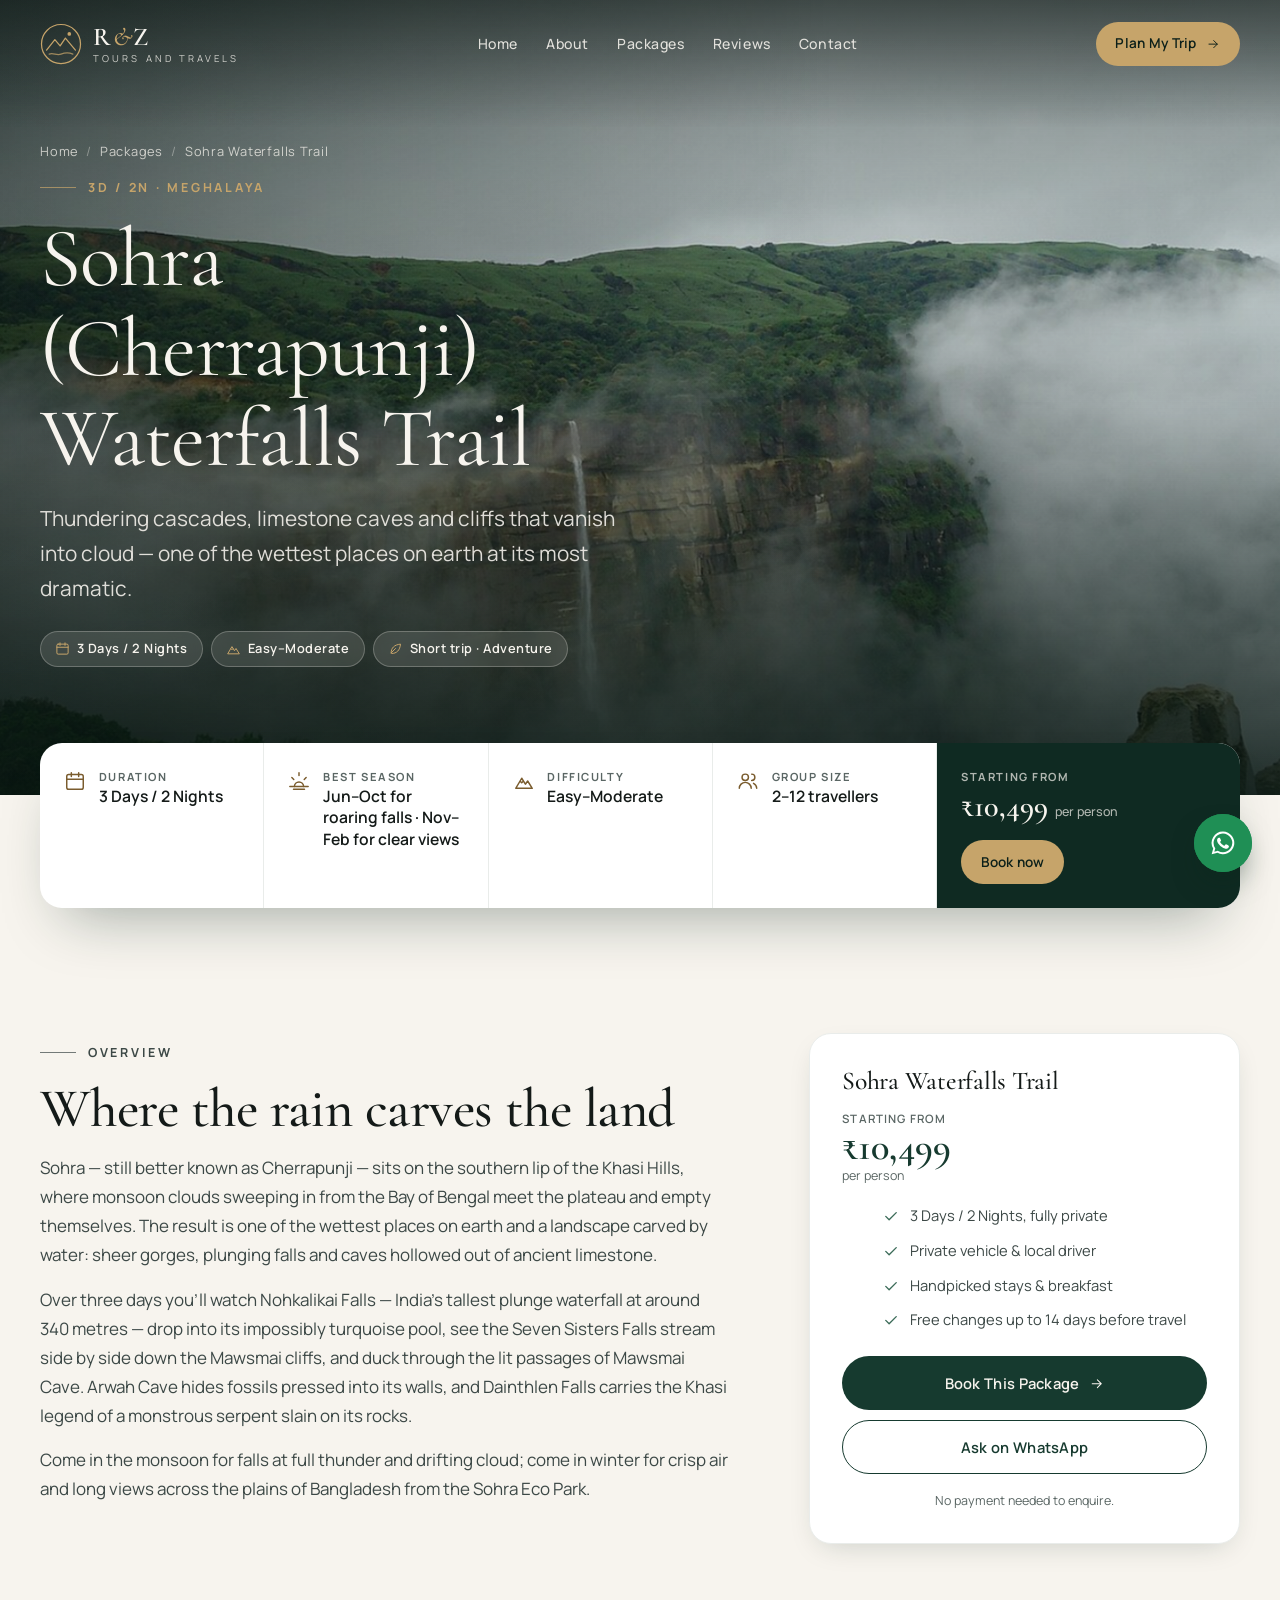
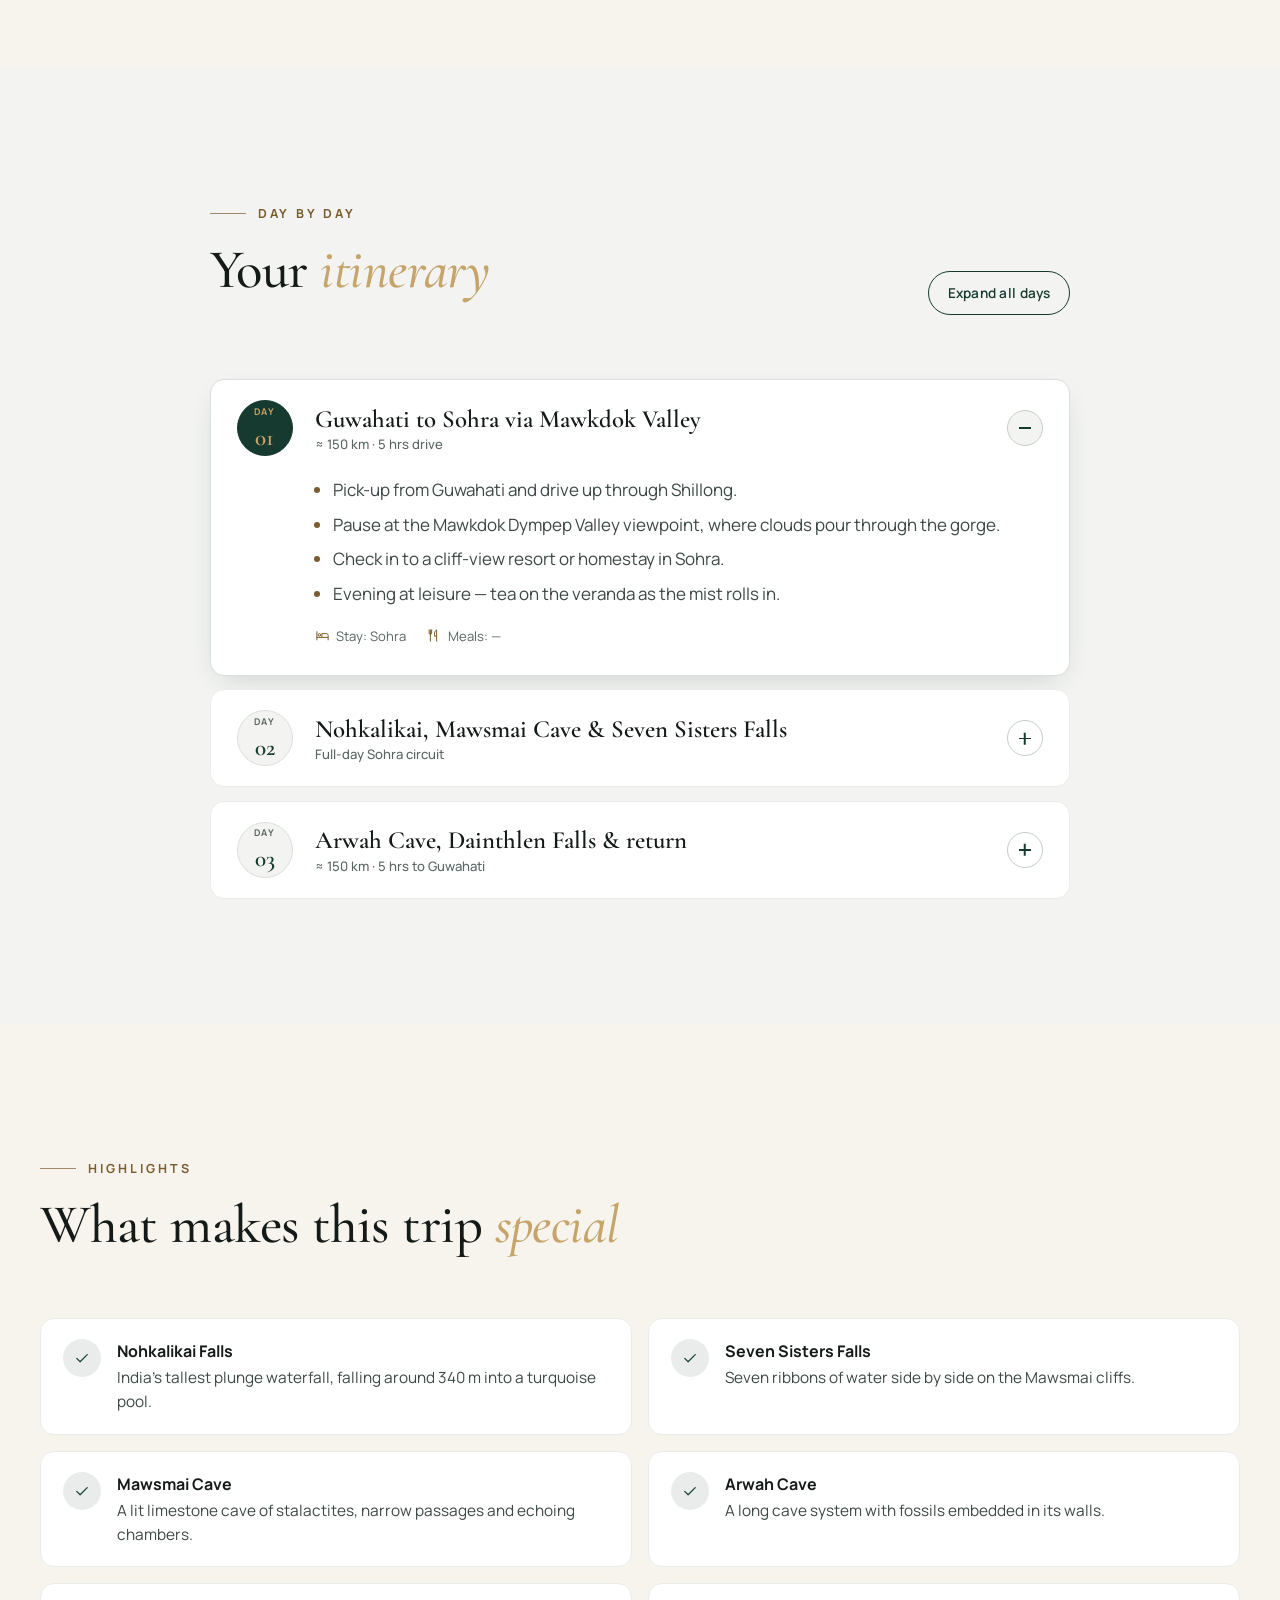
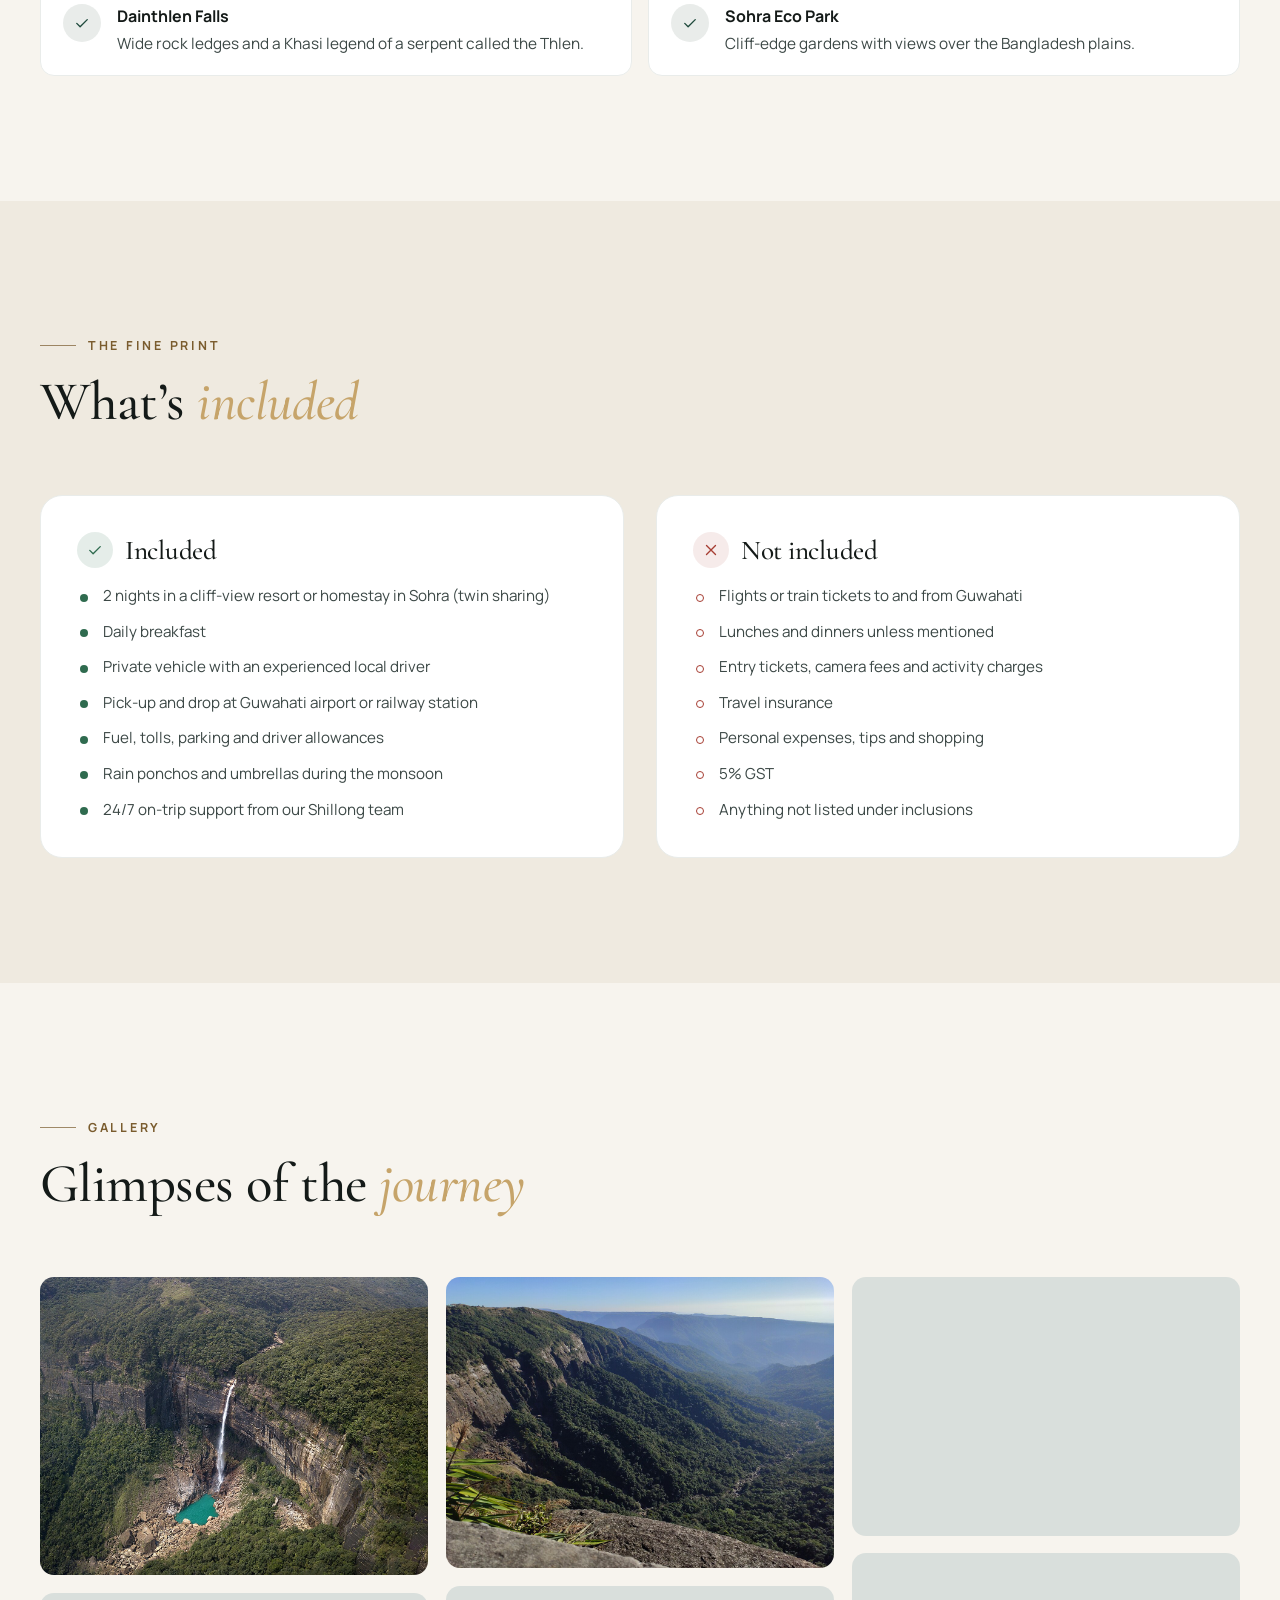
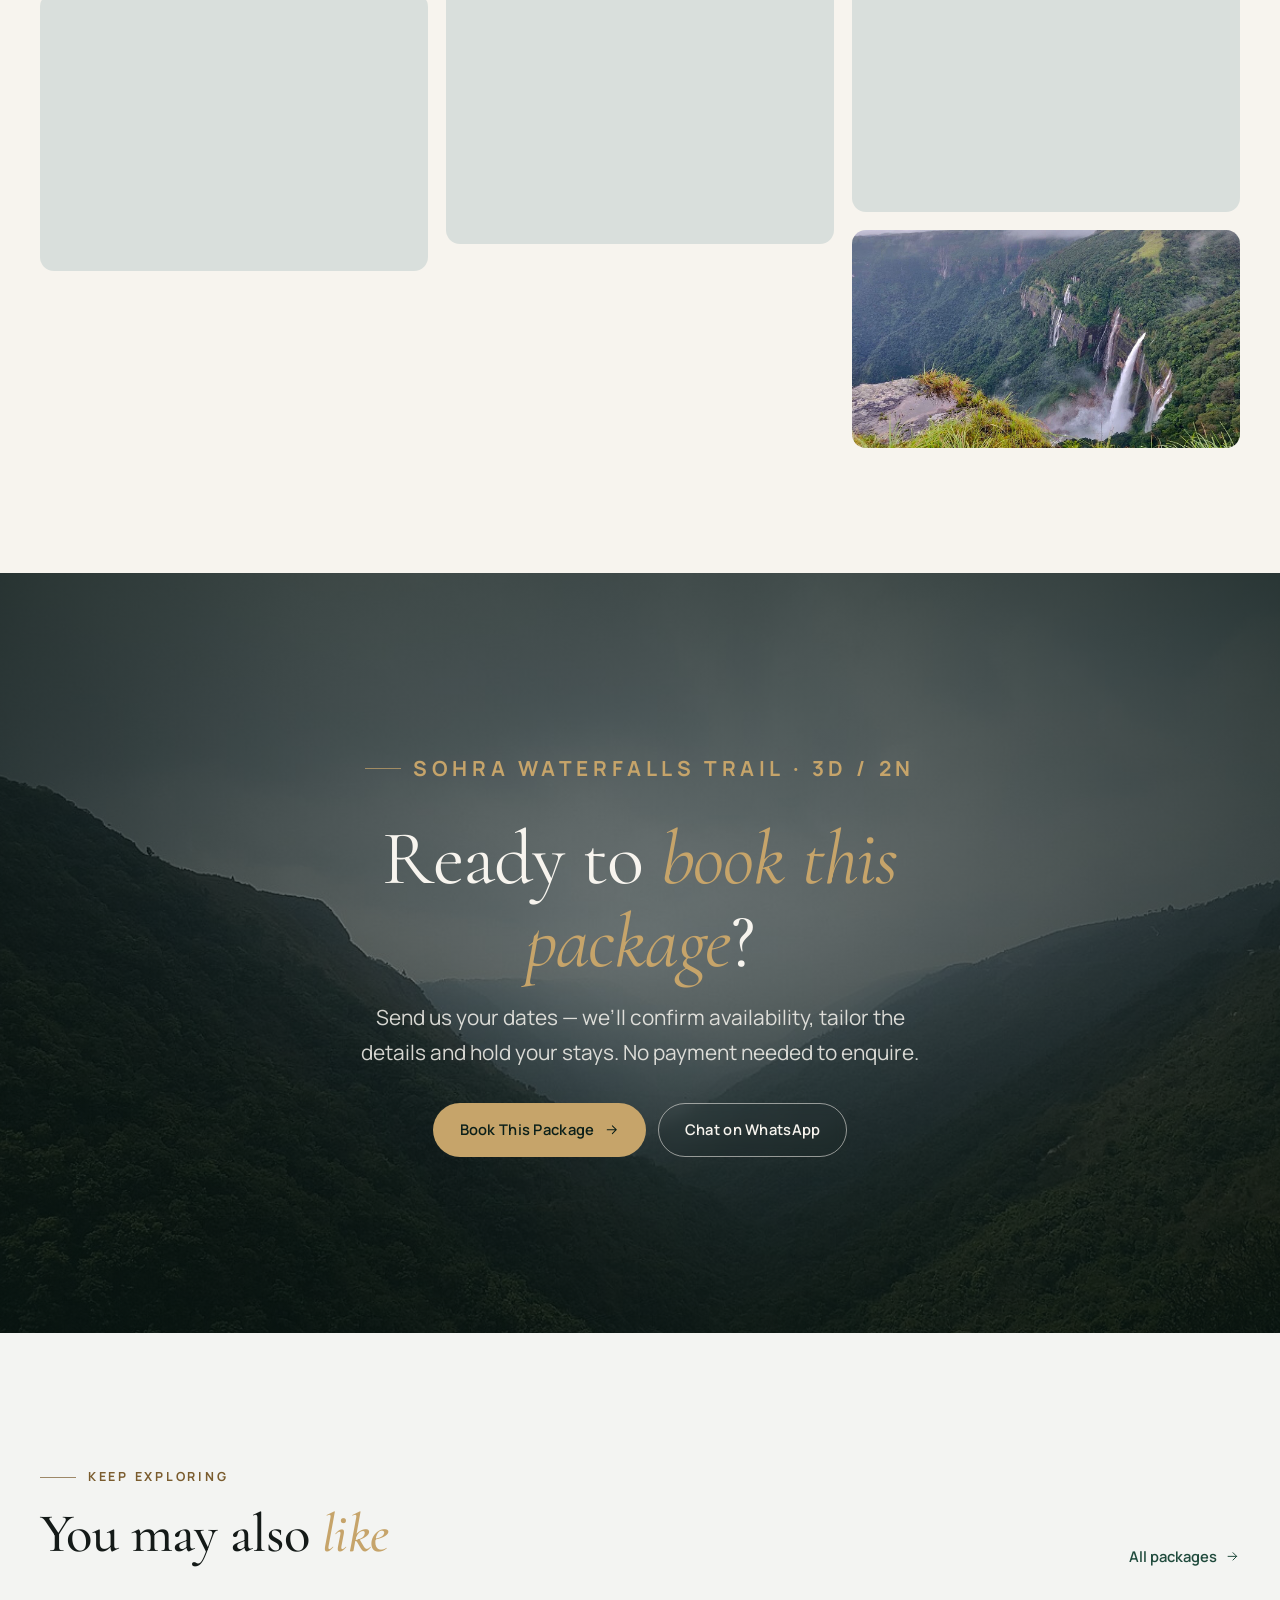
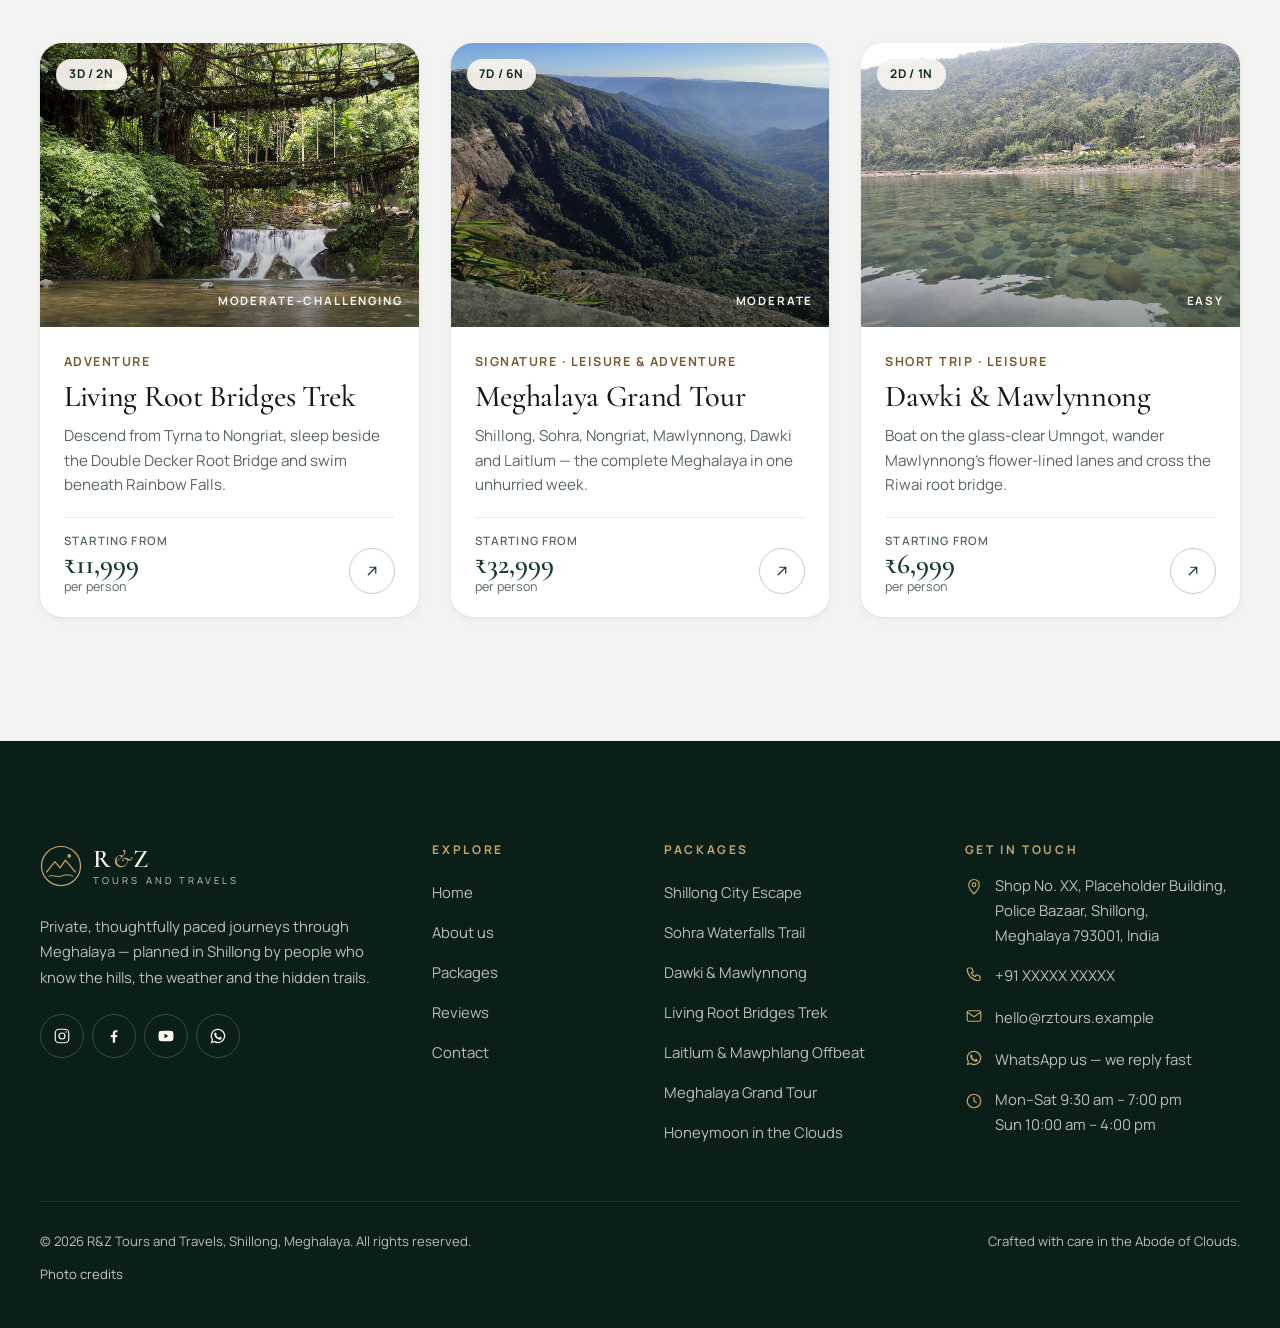
<file: packages/sohra-waterfalls-trail.html>
<!DOCTYPE html>
<html lang="en-IN">
<head>
<meta charset="utf-8">
<meta name="viewport" content="width=device-width, initial-scale=1">
<title>Sohra (Cherrapunji) Waterfalls Trail — 3 Days / 2 Nights | R&amp;Z Tours and Travels</title>
<meta name="description" content="3 Days / 2 Nights Sohra (Cherrapunji) Waterfalls Trail tour from Shillong: Nohkalikai, Seven Sisters, Mawsmai and Arwah caves — a cliff-top journey through the land of rain. Private vehicle, handpicked stays, from ₹10,499 per person.">
<meta name="theme-color" content="#0f2a22">
<meta name="robots" content="index, follow">
<!-- Open Graph / social sharing (replace the example domain with your live domain) -->
<meta property="og:type" content="website">
<meta property="og:site_name" content="R&amp;Z Tours and Travels">
<meta property="og:title" content="Sohra (Cherrapunji) Waterfalls Trail — 3 Days / 2 Nights | R&amp;Z Tours and Travels">
<meta property="og:description" content="3 Days / 2 Nights Sohra (Cherrapunji) Waterfalls Trail tour from Shillong: Nohkalikai, Seven Sisters, Mawsmai and Arwah caves — a cliff-top journey through the land of rain. Private vehicle, handpicked stays, from ₹10,499 per person.">
<meta property="og:url" content="https://www.rztours.example/packages/sohra-waterfalls-trail.html">
<meta property="og:image" content="https://www.rztours.example/assets/images/nohkalikai-falls-clouds-hero.jpg">
<meta property="og:locale" content="en_IN">
<meta name="twitter:card" content="summary_large_image">
<link rel="icon" type="image/svg+xml" href="data:image/svg+xml,%3Csvg%20xmlns%3D'http%3A%2F%2Fwww.w3.org%2F2000%2Fsvg'%20viewBox%3D'0%200%2048%2048'%3E%3Crect%20width%3D'48'%20height%3D'48'%20rx%3D'12'%20fill%3D'%230f2a22'%2F%3E%3Cpath%20d%3D'M8%2032l9.5-12%206%207.2%206-9L41%2032'%20fill%3D'none'%20stroke%3D'%23c6a46a'%20stroke-width%3D'3'%20stroke-linecap%3D'round'%20stroke-linejoin%3D'round'%2F%3E%3Ccircle%20cx%3D'33.5'%20cy%3D'13'%20r%3D'2.6'%20fill%3D'%23c6a46a'%2F%3E%3C%2Fsvg%3E">
<link rel="preconnect" href="https://fonts.googleapis.com">
<link rel="preconnect" href="https://fonts.gstatic.com" crossorigin>
<link rel="stylesheet" href="https://fonts.googleapis.com/css2?family=Cormorant+Garamond:ital,wght@0,400;0,500;0,600;1,400;1,500&amp;family=Manrope:wght@400;500;600;700&amp;display=swap">
<link rel="stylesheet" href="../assets/css/style.css">
<script>
  /* Runs before paint: flags JS, decides between first-visit preloader and the page-transition curtain.
     Failsafe: if main.js never loads, the page is revealed after 4s. */
  (function (h) {
    h.className += ' js';
    var first = false;
    try { first = !sessionStorage.getItem('rz-visited'); sessionStorage.setItem('rz-visited', '1'); } catch (e) {}
    var reduce = window.matchMedia && window.matchMedia('(prefers-reduced-motion: reduce)').matches;
    h.className += (first && !reduce) ? ' show-preloader' : ' pt-cover';
    setTimeout(function () { if (!window.RZ) { h.className = h.className.replace(/\b(js|pt-cover|show-preloader)\b/g, ''); } }, 4000);
  })(document.documentElement);
</script>
</head><body>
<a class="skip-link" href="#main">Skip to main content</a>

<!-- Preloader (first visit only) -->
<div class="preloader" aria-hidden="true">
  <div class="preloader__inner">
    <svg class="preloader__mark" viewBox="0 0 48 48" fill="none" stroke="currentColor" stroke-width="1.4" stroke-linecap="round" stroke-linejoin="round" aria-hidden="true"><circle cx="24" cy="24" r="22.3"/><path d="M7.5 31l9.5-12 6 7.2 6-9 11.5 13.8"/><path d="M10.5 35.6c4.4-2 8.6 1.9 13.5 0s9.2-2 13.5 0" opacity=".75"/><circle cx="33.5" cy="12.5" r="2.1" fill="currentColor" stroke="none"/></svg>
    <div class="preloader__word"><span>R&amp;Z</span></div>
    <div class="preloader__line"></div>
    <p class="preloader__sub">Tours and Travels · Shillong</p>
  </div>
</div>

<!-- Page transition curtain -->
<div class="page-transition" aria-hidden="true"><div class="page-transition__panel"><svg class="page-transition__mark" viewBox="0 0 48 48" fill="none" stroke="currentColor" stroke-width="1.4" stroke-linecap="round" stroke-linejoin="round" aria-hidden="true"><circle cx="24" cy="24" r="22.3"/><path d="M7.5 31l9.5-12 6 7.2 6-9 11.5 13.8"/><path d="M10.5 35.6c4.4-2 8.6 1.9 13.5 0s9.2-2 13.5 0" opacity=".75"/><circle cx="33.5" cy="12.5" r="2.1" fill="currentColor" stroke="none"/></svg></div></div>

<!-- ============ HEADER (identical on every page) ============ -->
<header class="site-header">
  <div class="container header__inner">
    <a class="logo" href="../index.html" aria-label="R&amp;Z Tours and Travels — home">
      <svg class="logo__mark" viewBox="0 0 48 48" fill="none" stroke="currentColor" stroke-width="1.4" stroke-linecap="round" stroke-linejoin="round" aria-hidden="true"><circle cx="24" cy="24" r="22.3"/><path d="M7.5 31l9.5-12 6 7.2 6-9 11.5 13.8"/><path d="M10.5 35.6c4.4-2 8.6 1.9 13.5 0s9.2-2 13.5 0" opacity=".75"/><circle cx="33.5" cy="12.5" r="2.1" fill="currentColor" stroke="none"/></svg>
      <span class="logo__text"><span class="logo__name">R<i>&amp;</i>Z</span><span class="logo__sub">Tours and Travels</span></span>
    </a>
    <nav class="nav" aria-label="Primary">
      <ul class="nav__list">
          <li><a class="nav__link" href="../index.html">Home</a></li>
          <li><a class="nav__link" href="../about.html">About</a></li>
          <li><a class="nav__link" href="../packages.html">Packages</a></li>
          <li><a class="nav__link" href="../reviews.html">Reviews</a></li>
          <li><a class="nav__link" href="../contact.html">Contact</a></li>
      </ul>
    </nav>
    <a class="btn btn--gold btn--sm header__cta" href="../contact.html">Plan My Trip <svg viewBox="0 0 24 24" fill="none" stroke="currentColor" stroke-width="1.6" stroke-linecap="round" stroke-linejoin="round" aria-hidden="true"><path d="M5 12h14M13 6l6 6-6 6"/></svg></a>
    <button class="menu-toggle" type="button" aria-expanded="false" aria-controls="mobile-menu" aria-label="Open menu">
      <span class="menu-toggle__box" aria-hidden="true"><span class="menu-toggle__line"></span><span class="menu-toggle__line"></span><span class="menu-toggle__line"></span></span>
    </button>
  </div>
</header>

<div class="mobile-menu" id="mobile-menu">
  <nav aria-label="Mobile">
    <ul class="mobile-menu__list">
        <li class="mobile-menu__item"><a class="mobile-menu__link" href="../index.html"><small>01</small>Home</a></li>
        <li class="mobile-menu__item"><a class="mobile-menu__link" href="../about.html"><small>02</small>About</a></li>
        <li class="mobile-menu__item"><a class="mobile-menu__link" href="../packages.html"><small>03</small>Packages</a></li>
        <li class="mobile-menu__item"><a class="mobile-menu__link" href="../reviews.html"><small>04</small>Reviews</a></li>
        <li class="mobile-menu__item"><a class="mobile-menu__link" href="../contact.html"><small>05</small>Contact</a></li>
    </ul>
  </nav>
  <div class="mobile-menu__foot">
    <a href="tel:+91XXXXXXXXXX">+91&nbsp;XXXXX&nbsp;XXXXX</a>
    <a href="mailto:hello@rztours.example">hello@rztours.example</a>
    <a href="https://wa.me/91XXXXXXXXXX" target="_blank" rel="noopener">Chat on WhatsApp</a>
  </div>
</div>
<!-- ============ /HEADER ============ -->

<main id="main">
  <section class="page-hero page-hero--overlap">
    <div class="page-hero__media" data-parallax="0.25"><img src="../assets/images/nohkalikai-falls-clouds-hero.jpg" srcset="../assets/images/nohkalikai-falls-clouds.jpg 1280w, ../assets/images/nohkalikai-falls-clouds-hero.jpg 1920w" sizes="100vw" width="1920" height="1440" alt="Nohkalikai Falls plunging from a cloud-wrapped cliff in Sohra" fetchpriority="high" decoding="async"></div>
    <div class="page-hero__overlay"></div>
    <div class="container page-hero__content">
      <nav aria-label="Breadcrumb" class="hero-fade hero-fade--1"><ol class="breadcrumb"><li><a href="../index.html">Home</a></li><li><a href="../packages.html">Packages</a></li><li><span aria-current="page">Sohra Waterfalls Trail</span></li></ol></nav>
      <p class="eyebrow hero-fade hero-fade--1">3D / 2N · Meghalaya</p>
      <h1 class="page-hero__title" data-split>Sohra (Cherrapunji) Waterfalls Trail</h1>
      <p class="page-hero__lead hero-fade hero-fade--3">Thundering cascades, limestone caves and cliffs that vanish into cloud — one of the wettest places on earth at its most dramatic.</p>
      <div class="hero-chips hero-fade hero-fade--4"><span class="chip"><svg viewBox="0 0 24 24" fill="none" stroke="currentColor" stroke-width="1.6" stroke-linecap="round" stroke-linejoin="round" aria-hidden="true"><rect x="3" y="5" width="18" height="16" rx="2"/><path d="M3 10h18M8 3v4M16 3v4"/></svg>3 Days / 2 Nights</span><span class="chip"><svg viewBox="0 0 24 24" fill="none" stroke="currentColor" stroke-width="1.6" stroke-linecap="round" stroke-linejoin="round" aria-hidden="true"><path d="M3 20l6.5-11 4 6.5L16 12l5 8z"/><path d="M8 12.5l1.5 1.5 1.5-1.5"/></svg>Easy–Moderate</span><span class="chip"><svg viewBox="0 0 24 24" fill="none" stroke="currentColor" stroke-width="1.6" stroke-linecap="round" stroke-linejoin="round" aria-hidden="true"><path d="M5 19c0-8 5-13 15-14-1 10-6 15-14 15"/><path d="M5 19l7-7"/></svg>Short trip · Adventure</span></div>
    </div>
  </section>

  <!-- ===== QUICK FACTS ===== -->
  <section aria-label="Quick facts">
    <div class="container">
      <div class="facts" data-reveal>
        <div class="fact"><span class="fact__icon"><svg viewBox="0 0 24 24" fill="none" stroke="currentColor" stroke-width="1.6" stroke-linecap="round" stroke-linejoin="round" aria-hidden="true"><rect x="3" y="5" width="18" height="16" rx="2"/><path d="M3 10h18M8 3v4M16 3v4"/></svg></span><span><span class="fact__label">Duration</span><span class="fact__value">3 Days / 2 Nights</span></span></div>
        <div class="fact"><span class="fact__icon"><svg viewBox="0 0 24 24" fill="none" stroke="currentColor" stroke-width="1.6" stroke-linecap="round" stroke-linejoin="round" aria-hidden="true"><path d="M7 18a5 5 0 1110 0"/><path d="M12 3v3M4.2 8.2l2.1 2.1M19.8 8.2l-2.1 2.1M2 18h20M6 21h12"/></svg></span><span><span class="fact__label">Best season</span><span class="fact__value">Jun–Oct for roaring falls · Nov–Feb for clear views</span></span></div>
        <div class="fact"><span class="fact__icon"><svg viewBox="0 0 24 24" fill="none" stroke="currentColor" stroke-width="1.6" stroke-linecap="round" stroke-linejoin="round" aria-hidden="true"><path d="M3 20l6.5-11 4 6.5L16 12l5 8z"/><path d="M8 12.5l1.5 1.5 1.5-1.5"/></svg></span><span><span class="fact__label">Difficulty</span><span class="fact__value">Easy–Moderate</span></span></div>
        <div class="fact"><span class="fact__icon"><svg viewBox="0 0 24 24" fill="none" stroke="currentColor" stroke-width="1.6" stroke-linecap="round" stroke-linejoin="round" aria-hidden="true"><circle cx="9" cy="8" r="3.5"/><path d="M2.5 20a6.5 6.5 0 0113 0"/><path d="M16 4.5a3.5 3.5 0 010 7M18 14.5a6.5 6.5 0 013.5 5.5"/></svg></span><span><span class="fact__label">Group size</span><span class="fact__value">2–12 travellers</span></span></div>
        <div class="fact fact--price">
          <span><span class="fact__label">Starting from</span>
          <!-- PLACEHOLDER PRICE — update before launch -->
          <span class="fact__value">₹10,499 <small>per person</small></span></span>
          <a class="btn btn--gold btn--sm" href="../contact.html?package=sohra-waterfalls-trail">Book now</a>
        </div>
      </div>
    </div>
  </section>

  <!-- ===== OVERVIEW ===== -->
  <section class="section" aria-labelledby="overview-title">
    <div class="container overview">
      <div class="prose" data-reveal>
        <p class="eyebrow">Overview</p>
        <h2 id="overview-title">Where the rain carves the land</h2>
        <p>Sohra — still better known as Cherrapunji — sits on the southern lip of the Khasi Hills, where monsoon clouds sweeping in from the Bay of Bengal meet the plateau and empty themselves. The result is one of the wettest places on earth and a landscape carved by water: sheer gorges, plunging falls and caves hollowed out of ancient limestone.</p>
        <p>Over three days you’ll watch Nohkalikai Falls — India’s tallest plunge waterfall at around 340 metres — drop into its impossibly turquoise pool, see the Seven Sisters Falls stream side by side down the Mawsmai cliffs, and duck through the lit passages of Mawsmai Cave. Arwah Cave hides fossils pressed into its walls, and Dainthlen Falls carries the Khasi legend of a monstrous serpent slain on its rocks.</p>
        <p>Come in the monsoon for falls at full thunder and drifting cloud; come in winter for crisp air and long views across the plains of Bangladesh from the Sohra Eco Park.</p>
      </div>
      <aside class="booking-card" aria-labelledby="booking-title" data-reveal="right">
        <h3 id="booking-title">Sohra Waterfalls Trail</h3>
        <!-- PLACEHOLDER PRICE — update before launch -->
              <span class="price"><small>Starting from</small><strong>₹10,499</strong><span>per person</span></span>
        <ul>
          <li><svg viewBox="0 0 24 24" fill="none" stroke="currentColor" stroke-width="1.8" stroke-linecap="round" stroke-linejoin="round" aria-hidden="true"><path d="M5 12.5l4.5 4.5L19 7.5"/></svg><span>3 Days / 2 Nights, fully private</span></li>
          <li><svg viewBox="0 0 24 24" fill="none" stroke="currentColor" stroke-width="1.8" stroke-linecap="round" stroke-linejoin="round" aria-hidden="true"><path d="M5 12.5l4.5 4.5L19 7.5"/></svg><span>Private vehicle &amp; local driver</span></li>
          <li><svg viewBox="0 0 24 24" fill="none" stroke="currentColor" stroke-width="1.8" stroke-linecap="round" stroke-linejoin="round" aria-hidden="true"><path d="M5 12.5l4.5 4.5L19 7.5"/></svg><span>Handpicked stays &amp; breakfast</span></li>
          <li><svg viewBox="0 0 24 24" fill="none" stroke="currentColor" stroke-width="1.8" stroke-linecap="round" stroke-linejoin="round" aria-hidden="true"><path d="M5 12.5l4.5 4.5L19 7.5"/></svg><span>Free changes up to 14 days before travel</span></li>
        </ul>
        <a class="btn btn--block" href="../contact.html?package=sohra-waterfalls-trail">Book This Package <svg viewBox="0 0 24 24" fill="none" stroke="currentColor" stroke-width="1.6" stroke-linecap="round" stroke-linejoin="round" aria-hidden="true"><path d="M5 12h14M13 6l6 6-6 6"/></svg></a>
        <a class="btn btn--outline btn--block" href="https://wa.me/91XXXXXXXXXX" target="_blank" rel="noopener">Ask on WhatsApp</a>
        <p class="booking-card__note">No payment needed to enquire.</p>
      </aside>
    </div>
  </section>

  <!-- ===== ITINERARY ===== -->
  <section class="section section--fog" aria-labelledby="itinerary-title">
    <div class="container container--narrow">
      <div class="section-head section-head--row">
        <div data-reveal>
          <p class="eyebrow">Day by day</p>
          <h2 id="itinerary-title">Your <em class="accent">itinerary</em></h2>
        </div>
        <button class="btn btn--outline btn--sm" type="button" data-acc-toggle-all="#itinerary" aria-pressed="false" data-reveal><span class="btn__label">Expand all days</span></button>
      </div>
      <div class="accordion" id="itinerary" data-accordion data-stagger="0.07">
        <div class="acc-item">
          <h3><button class="acc-trigger" type="button" id="day-1-btn" aria-expanded="true" aria-controls="day-1-panel">
            <span class="acc-day" aria-hidden="true"><small>Day</small><b>01</b></span>
            <span class="acc-title"><strong><span class="visually-hidden">Day 1: </span>Guwahati to Sohra via Mawkdok Valley</strong><span>≈ 150 km · 5 hrs drive</span></span>
            <span class="acc-icon" aria-hidden="true"></span>
          </button></h3>
          <section class="acc-panel" id="day-1-panel" aria-labelledby="day-1-btn">
            <ul>
              <li>Pick-up from Guwahati and drive up through Shillong.</li>
              <li>Pause at the Mawkdok Dympep Valley viewpoint, where clouds pour through the gorge.</li>
              <li>Check in to a cliff-view resort or homestay in Sohra.</li>
              <li>Evening at leisure — tea on the veranda as the mist rolls in.</li>
            </ul>
            <div class="acc-panel__meta"><span><svg viewBox="0 0 24 24" fill="none" stroke="currentColor" stroke-width="1.6" stroke-linecap="round" stroke-linejoin="round" aria-hidden="true"><path d="M3 19V6M3 15h18v4M21 15v-3a3 3 0 00-3-3h-7v6"/><circle cx="7" cy="11" r="2"/></svg>Stay: Sohra</span><span><svg viewBox="0 0 24 24" fill="none" stroke="currentColor" stroke-width="1.6" stroke-linecap="round" stroke-linejoin="round" aria-hidden="true"><path d="M7 3v8M5 3v5a2 2 0 004 0V3M7 11v10M17 21V3c-2.5 1.5-3.5 4-3.5 7v3H17"/></svg>Meals: —</span></div>
          </section>
        </div>
        <div class="acc-item">
          <h3><button class="acc-trigger" type="button" id="day-2-btn" aria-expanded="false" aria-controls="day-2-panel">
            <span class="acc-day" aria-hidden="true"><small>Day</small><b>02</b></span>
            <span class="acc-title"><strong><span class="visually-hidden">Day 2: </span>Nohkalikai, Mawsmai Cave &amp; Seven Sisters Falls</strong><span>Full-day Sohra circuit</span></span>
            <span class="acc-icon" aria-hidden="true"></span>
          </button></h3>
          <section class="acc-panel" id="day-2-panel" aria-labelledby="day-2-btn">
            <ul>
              <li>Morning at the Nohkalikai Falls viewpoint, with the story of Ka Likai from your driver.</li>
              <li>Walk the lit limestone passages of Mawsmai Cave (expect a little stooping and squeezing).</li>
              <li>Seven Sisters Falls (Nohsngithiang) at the cliff edge — best in afternoon light.</li>
              <li>Sunset at the Sohra Eco Park, looking out over the plains of Bangladesh.</li>
            </ul>
            <div class="acc-panel__meta"><span><svg viewBox="0 0 24 24" fill="none" stroke="currentColor" stroke-width="1.6" stroke-linecap="round" stroke-linejoin="round" aria-hidden="true"><path d="M3 19V6M3 15h18v4M21 15v-3a3 3 0 00-3-3h-7v6"/><circle cx="7" cy="11" r="2"/></svg>Stay: Sohra</span><span><svg viewBox="0 0 24 24" fill="none" stroke="currentColor" stroke-width="1.6" stroke-linecap="round" stroke-linejoin="round" aria-hidden="true"><path d="M7 3v8M5 3v5a2 2 0 004 0V3M7 11v10M17 21V3c-2.5 1.5-3.5 4-3.5 7v3H17"/></svg>Meals: Breakfast</span></div>
          </section>
        </div>
        <div class="acc-item">
          <h3><button class="acc-trigger" type="button" id="day-3-btn" aria-expanded="false" aria-controls="day-3-panel">
            <span class="acc-day" aria-hidden="true"><small>Day</small><b>03</b></span>
            <span class="acc-title"><strong><span class="visually-hidden">Day 3: </span>Arwah Cave, Dainthlen Falls &amp; return</strong><span>≈ 150 km · 5 hrs to Guwahati</span></span>
            <span class="acc-icon" aria-hidden="true"></span>
          </button></h3>
          <section class="acc-panel" id="day-3-panel" aria-labelledby="day-3-btn">
            <ul>
              <li>Follow the stone path to Arwah Cave and look for fossils set into the rock.</li>
              <li>Dainthlen Falls and the carved rocks of the Thlen legend.</li>
              <li>A stop at the Wahkaba Falls viewpoint en route if the clouds allow.</li>
              <li>Drive to Guwahati for your onward journey.</li>
            </ul>
            <div class="acc-panel__meta"><span><svg viewBox="0 0 24 24" fill="none" stroke="currentColor" stroke-width="1.6" stroke-linecap="round" stroke-linejoin="round" aria-hidden="true"><path d="M3 19V6M3 15h18v4M21 15v-3a3 3 0 00-3-3h-7v6"/><circle cx="7" cy="11" r="2"/></svg>Stay: —</span><span><svg viewBox="0 0 24 24" fill="none" stroke="currentColor" stroke-width="1.6" stroke-linecap="round" stroke-linejoin="round" aria-hidden="true"><path d="M7 3v8M5 3v5a2 2 0 004 0V3M7 11v10M17 21V3c-2.5 1.5-3.5 4-3.5 7v3H17"/></svg>Meals: Breakfast</span></div>
          </section>
        </div>
      </div>
    </div>
  </section>

  <!-- ===== HIGHLIGHTS ===== -->
  <section class="section" aria-labelledby="highlights-title">
    <div class="container">
      <div class="section-head" data-reveal>
        <p class="eyebrow">Highlights</p>
        <h2 id="highlights-title">What makes this trip <em class="accent">special</em></h2>
      </div>
      <ul class="highlights" data-stagger="0.07">
        <li class="highlight"><span class="highlight__icon"><svg viewBox="0 0 24 24" fill="none" stroke="currentColor" stroke-width="1.8" stroke-linecap="round" stroke-linejoin="round" aria-hidden="true"><path d="M5 12.5l4.5 4.5L19 7.5"/></svg></span><p><strong>Nohkalikai Falls</strong>India’s tallest plunge waterfall, falling around 340 m into a turquoise pool.</p></li>
        <li class="highlight"><span class="highlight__icon"><svg viewBox="0 0 24 24" fill="none" stroke="currentColor" stroke-width="1.8" stroke-linecap="round" stroke-linejoin="round" aria-hidden="true"><path d="M5 12.5l4.5 4.5L19 7.5"/></svg></span><p><strong>Seven Sisters Falls</strong>Seven ribbons of water side by side on the Mawsmai cliffs.</p></li>
        <li class="highlight"><span class="highlight__icon"><svg viewBox="0 0 24 24" fill="none" stroke="currentColor" stroke-width="1.8" stroke-linecap="round" stroke-linejoin="round" aria-hidden="true"><path d="M5 12.5l4.5 4.5L19 7.5"/></svg></span><p><strong>Mawsmai Cave</strong>A lit limestone cave of stalactites, narrow passages and echoing chambers.</p></li>
        <li class="highlight"><span class="highlight__icon"><svg viewBox="0 0 24 24" fill="none" stroke="currentColor" stroke-width="1.8" stroke-linecap="round" stroke-linejoin="round" aria-hidden="true"><path d="M5 12.5l4.5 4.5L19 7.5"/></svg></span><p><strong>Arwah Cave</strong>A long cave system with fossils embedded in its walls.</p></li>
        <li class="highlight"><span class="highlight__icon"><svg viewBox="0 0 24 24" fill="none" stroke="currentColor" stroke-width="1.8" stroke-linecap="round" stroke-linejoin="round" aria-hidden="true"><path d="M5 12.5l4.5 4.5L19 7.5"/></svg></span><p><strong>Dainthlen Falls</strong>Wide rock ledges and a Khasi legend of a serpent called the Thlen.</p></li>
        <li class="highlight"><span class="highlight__icon"><svg viewBox="0 0 24 24" fill="none" stroke="currentColor" stroke-width="1.8" stroke-linecap="round" stroke-linejoin="round" aria-hidden="true"><path d="M5 12.5l4.5 4.5L19 7.5"/></svg></span><p><strong>Sohra Eco Park</strong>Cliff-edge gardens with views over the Bangladesh plains.</p></li>
      </ul>
    </div>
  </section>

  <!-- ===== INCLUSIONS / EXCLUSIONS ===== -->
  <section class="section section--cream2" aria-labelledby="incl-title">
    <div class="container">
      <div class="section-head" data-reveal>
        <p class="eyebrow">The fine print</p>
        <h2 id="incl-title">What’s <em class="accent">included</em></h2>
      </div>
      <div class="incl" data-stagger="0.12">
        <div class="incl__col incl__col--yes">
          <h3><span><svg viewBox="0 0 24 24" fill="none" stroke="currentColor" stroke-width="1.8" stroke-linecap="round" stroke-linejoin="round" aria-hidden="true"><path d="M5 12.5l4.5 4.5L19 7.5"/></svg></span>Included</h3>
          <ul class="incl__list">
            <li>2 nights in a cliff-view resort or homestay in Sohra (twin sharing)</li>
            <li>Daily breakfast</li>
            <li>Private vehicle with an experienced local driver</li>
            <li>Pick-up and drop at Guwahati airport or railway station</li>
            <li>Fuel, tolls, parking and driver allowances</li>
            <li>Rain ponchos and umbrellas during the monsoon</li>
            <li>24/7 on-trip support from our Shillong team</li>
          </ul>
        </div>
        <div class="incl__col incl__col--no">
          <h3><span><svg viewBox="0 0 24 24" fill="none" stroke="currentColor" stroke-width="1.8" stroke-linecap="round" stroke-linejoin="round" aria-hidden="true"><path d="M6 6l12 12M18 6L6 18"/></svg></span>Not included</h3>
          <ul class="incl__list">
            <li>Flights or train tickets to and from Guwahati</li>
            <li>Lunches and dinners unless mentioned</li>
            <li>Entry tickets, camera fees and activity charges</li>
            <li>Travel insurance</li>
            <li>Personal expenses, tips and shopping</li>
            <li>5% GST</li>
            <li>Anything not listed under inclusions</li>
          </ul>
        </div>
      </div>
    </div>
  </section>

  <!-- ===== GALLERY ===== -->
  <section class="section" aria-labelledby="gallery-title">
    <div class="container">
      <div class="section-head" data-reveal>
        <p class="eyebrow">Gallery</p>
        <h2 id="gallery-title">Glimpses of the <em class="accent">journey</em></h2>
      </div>
      <div class="masonry" data-gallery data-stagger="0.06">
        <a class="gallery-item" href="../assets/images/nohkalikai-falls-plunge-pool.jpg" data-lightbox data-caption="Nohkalikai Falls and its plunge pool" data-credit="Vikramjit Kakati / CC BY-SA 4.0" data-credit-url="https://commons.wikimedia.org/wiki/File:NohKaLikai_Falls_V2_Wiki.jpg" data-no-transition>
          <img src="../assets/images/nohkalikai-falls-plunge-pool.jpg" width="1280" height="983" alt="Nohkalikai Falls dropping into its turquoise plunge pool" loading="lazy" decoding="async">
          <span class="gallery-item__zoom" aria-hidden="true"><svg viewBox="0 0 24 24" fill="none" stroke="currentColor" stroke-width="1.6" stroke-linecap="round" stroke-linejoin="round" aria-hidden="true"><circle cx="11" cy="11" r="6.5"/><path d="M20 20l-4.2-4.2M11 8.5v5M8.5 11h5"/></svg></span>
          <span class="gallery-item__cap" aria-hidden="true">Nohkalikai Falls and its plunge pool</span>
          <span class="visually-hidden">Open larger image: Nohkalikai Falls and its plunge pool</span>
        </a>
        <a class="gallery-item" href="../assets/images/nohkalikai-falls-rainbow.jpg" data-lightbox data-caption="Rainbow at Nohkalikai Falls" data-credit="Jyotishkardey / CC BY-SA 4.0" data-credit-url="https://commons.wikimedia.org/wiki/File:Nohkalikai_Falls_of_Cherrapunji_in_summer.jpg" data-no-transition>
          <img src="../assets/images/nohkalikai-falls-rainbow.jpg" width="1280" height="917" alt="A rainbow forming in the spray of Nohkalikai Falls" loading="lazy" decoding="async">
          <span class="gallery-item__zoom" aria-hidden="true"><svg viewBox="0 0 24 24" fill="none" stroke="currentColor" stroke-width="1.6" stroke-linecap="round" stroke-linejoin="round" aria-hidden="true"><circle cx="11" cy="11" r="6.5"/><path d="M20 20l-4.2-4.2M11 8.5v5M8.5 11h5"/></svg></span>
          <span class="gallery-item__cap" aria-hidden="true">Rainbow at Nohkalikai Falls</span>
          <span class="visually-hidden">Open larger image: Rainbow at Nohkalikai Falls</span>
        </a>
        <a class="gallery-item" href="../assets/images/sohra-cliffs-green.jpg" data-lightbox data-caption="The cliffs of Sohra" data-credit="ANKAN / CC BY-SA 4.0" data-credit-url="https://commons.wikimedia.org/wiki/File:Seven_Sisters_Waterfalls_(4).jpg" data-no-transition>
          <img src="../assets/images/sohra-cliffs-green.jpg" width="1280" height="960" alt="Steep forested cliffs and valleys near Sohra" loading="lazy" decoding="async">
          <span class="gallery-item__zoom" aria-hidden="true"><svg viewBox="0 0 24 24" fill="none" stroke="currentColor" stroke-width="1.6" stroke-linecap="round" stroke-linejoin="round" aria-hidden="true"><circle cx="11" cy="11" r="6.5"/><path d="M20 20l-4.2-4.2M11 8.5v5M8.5 11h5"/></svg></span>
          <span class="gallery-item__cap" aria-hidden="true">The cliffs of Sohra</span>
          <span class="visually-hidden">Open larger image: The cliffs of Sohra</span>
        </a>
        <a class="gallery-item" href="../assets/images/mawsmai-cave.jpg" data-lightbox data-caption="Inside Mawsmai Cave" data-credit="Wann Majaw / CC0" data-credit-url="https://commons.wikimedia.org/wiki/File:Mawsmai_cave.jpg" data-no-transition>
          <img src="../assets/images/mawsmai-cave.jpg" width="1280" height="853" alt="Limestone formations inside Mawsmai Cave" loading="lazy" decoding="async">
          <span class="gallery-item__zoom" aria-hidden="true"><svg viewBox="0 0 24 24" fill="none" stroke="currentColor" stroke-width="1.6" stroke-linecap="round" stroke-linejoin="round" aria-hidden="true"><circle cx="11" cy="11" r="6.5"/><path d="M20 20l-4.2-4.2M11 8.5v5M8.5 11h5"/></svg></span>
          <span class="gallery-item__cap" aria-hidden="true">Inside Mawsmai Cave</span>
          <span class="visually-hidden">Open larger image: Inside Mawsmai Cave</span>
        </a>
        <a class="gallery-item" href="../assets/images/arwah-cave.jpg" data-lightbox data-caption="Arwah Cave, Sohra" data-credit="Wann Majaw / CC0" data-credit-url="https://commons.wikimedia.org/wiki/File:Arwah_Cave.jpg" data-no-transition>
          <img src="../assets/images/arwah-cave.jpg" width="1280" height="853" alt="The lit walkway leading into Arwah Cave near Sohra" loading="lazy" decoding="async">
          <span class="gallery-item__zoom" aria-hidden="true"><svg viewBox="0 0 24 24" fill="none" stroke="currentColor" stroke-width="1.6" stroke-linecap="round" stroke-linejoin="round" aria-hidden="true"><circle cx="11" cy="11" r="6.5"/><path d="M20 20l-4.2-4.2M11 8.5v5M8.5 11h5"/></svg></span>
          <span class="gallery-item__cap" aria-hidden="true">Arwah Cave, Sohra</span>
          <span class="visually-hidden">Open larger image: Arwah Cave, Sohra</span>
        </a>
        <a class="gallery-item" href="../assets/images/dainthlen-falls-sunset.jpg" data-lightbox data-caption="Dainthlen Falls at sunset" data-credit="Wann Majaw / CC0" data-credit-url="https://commons.wikimedia.org/wiki/File:Dainthlen_Falls_Sunset.jpg" data-no-transition>
          <img src="../assets/images/dainthlen-falls-sunset.jpg" width="1280" height="853" alt="Dainthlen Falls tumbling over rock ledges at sunset" loading="lazy" decoding="async">
          <span class="gallery-item__zoom" aria-hidden="true"><svg viewBox="0 0 24 24" fill="none" stroke="currentColor" stroke-width="1.6" stroke-linecap="round" stroke-linejoin="round" aria-hidden="true"><circle cx="11" cy="11" r="6.5"/><path d="M20 20l-4.2-4.2M11 8.5v5M8.5 11h5"/></svg></span>
          <span class="gallery-item__cap" aria-hidden="true">Dainthlen Falls at sunset</span>
          <span class="visually-hidden">Open larger image: Dainthlen Falls at sunset</span>
        </a>
        <a class="gallery-item" href="../assets/images/nohkalikai-falls-cascade.jpg" data-lightbox data-caption="Nohkalikai Falls in the monsoon" data-credit="Photos Worldwide / CC0" data-credit-url="https://commons.wikimedia.org/wiki/File:Powerful_Nohkalikai_Waterfall.jpg" data-no-transition>
          <img src="../assets/images/nohkalikai-falls-cascade.jpg" width="1280" height="720" alt="Nohkalikai Falls in full monsoon flow" loading="lazy" decoding="async">
          <span class="gallery-item__zoom" aria-hidden="true"><svg viewBox="0 0 24 24" fill="none" stroke="currentColor" stroke-width="1.6" stroke-linecap="round" stroke-linejoin="round" aria-hidden="true"><circle cx="11" cy="11" r="6.5"/><path d="M20 20l-4.2-4.2M11 8.5v5M8.5 11h5"/></svg></span>
          <span class="gallery-item__cap" aria-hidden="true">Nohkalikai Falls in the monsoon</span>
          <span class="visually-hidden">Open larger image: Nohkalikai Falls in the monsoon</span>
        </a>
      </div>
    </div>
  </section>

  <section class="cta-band" aria-labelledby="cta-title">
    <div class="cta-band__media" data-parallax="0.15"><img src="../assets/images/sohra-misty-valley-hero.jpg" srcset="../assets/images/sohra-misty-valley.jpg 1280w, ../assets/images/sohra-misty-valley-hero.jpg 1920w" sizes="100vw" width="1920" height="1440" alt="" loading="lazy" decoding="async"></div>
    <div class="container" data-reveal>
      <p class="eyebrow">Sohra Waterfalls Trail · 3D / 2N</p>
      <h2 id="cta-title">Ready to <em>book this package</em>?</h2>
      <p>Send us your dates — we’ll confirm availability, tailor the details and hold your stays. No payment needed to enquire.</p>
      <div class="cta-band__actions">
        <a class="btn btn--gold" href="../contact.html?package=sohra-waterfalls-trail">Book This Package <svg viewBox="0 0 24 24" fill="none" stroke="currentColor" stroke-width="1.6" stroke-linecap="round" stroke-linejoin="round" aria-hidden="true"><path d="M5 12h14M13 6l6 6-6 6"/></svg></a>
        <a class="btn btn--ghost" href="https://wa.me/91XXXXXXXXXX" target="_blank" rel="noopener">Chat on WhatsApp</a>
      </div>
    </div>
  </section>

  <!-- ===== RELATED ===== -->
  <section class="section section--fog" aria-labelledby="related-title">
    <div class="container">
      <div class="section-head section-head--row">
        <div data-reveal>
          <p class="eyebrow">Keep exploring</p>
          <h2 id="related-title">You may also <em class="accent">like</em></h2>
        </div>
        <a class="link-arrow" href="../packages.html" data-reveal>All packages <svg viewBox="0 0 24 24" fill="none" stroke="currentColor" stroke-width="1.6" stroke-linecap="round" stroke-linejoin="round" aria-hidden="true"><path d="M5 12h14M13 6l6 6-6 6"/></svg></a>
      </div>
      <div class="pkg-grid" data-stagger="0.1">
        <article class="pkg-card" data-category="adventure">
          <a class="pkg-card__link" href="../packages/living-root-bridges-trek.html">
            <div class="pkg-card__media">
              <img src="../assets/images/root-bridge-natural-pool.jpg" width="1280" height="853" alt="The Double Decker Root Bridge above a small waterfall and natural pool" loading="lazy" decoding="async">
              <span class="pkg-card__badge">3D / 2N</span>
              <span class="pkg-card__tag">Moderate–Challenging</span>
            </div>
            <div class="pkg-card__body">
              <p class="pkg-card__meta">Adventure</p>
              <h3 class="pkg-card__title">Living Root Bridges Trek</h3>
              <p class="pkg-card__teaser">Descend from Tyrna to Nongriat, sleep beside the Double Decker Root Bridge and swim beneath Rainbow Falls.</p>
              <div class="pkg-card__foot">
              <!-- PLACEHOLDER PRICE — update before launch -->
              <span class="price"><small>Starting from</small><strong>₹11,999</strong><span>per person</span></span>
                <span class="pkg-card__cta" aria-hidden="true"><svg viewBox="0 0 24 24" fill="none" stroke="currentColor" stroke-width="1.6" stroke-linecap="round" stroke-linejoin="round" aria-hidden="true"><path d="M7 17L17 7M9 7h8v8"/></svg></span>
              </div>
            </div>
          </a>
        </article>
        <article class="pkg-card" data-category="leisure adventure">
          <a class="pkg-card__link" href="../packages/meghalaya-grand-tour.html">
            <div class="pkg-card__media">
              <img src="../assets/images/sohra-cliffs-green.jpg" width="1280" height="960" alt="Steep forested cliffs and valleys near Sohra" loading="lazy" decoding="async">
              <span class="pkg-card__badge">7D / 6N</span>
              <span class="pkg-card__tag">Moderate</span>
            </div>
            <div class="pkg-card__body">
              <p class="pkg-card__meta">Signature · Leisure &amp; Adventure</p>
              <h3 class="pkg-card__title">Meghalaya Grand Tour</h3>
              <p class="pkg-card__teaser">Shillong, Sohra, Nongriat, Mawlynnong, Dawki and Laitlum — the complete Meghalaya in one unhurried week.</p>
              <div class="pkg-card__foot">
              <!-- PLACEHOLDER PRICE — update before launch -->
              <span class="price"><small>Starting from</small><strong>₹32,999</strong><span>per person</span></span>
                <span class="pkg-card__cta" aria-hidden="true"><svg viewBox="0 0 24 24" fill="none" stroke="currentColor" stroke-width="1.6" stroke-linecap="round" stroke-linejoin="round" aria-hidden="true"><path d="M7 17L17 7M9 7h8v8"/></svg></span>
              </div>
            </div>
          </a>
        </article>
        <article class="pkg-card" data-category="short leisure">
          <a class="pkg-card__link" href="../packages/dawki-mawlynnong.html">
            <div class="pkg-card__media">
              <img src="../assets/images/umngot-river-clear-water.jpg" width="1280" height="960" alt="Pebbles clearly visible through the glassy water of the Umngot River" loading="lazy" decoding="async">
              <span class="pkg-card__badge">2D / 1N</span>
              <span class="pkg-card__tag">Easy</span>
            </div>
            <div class="pkg-card__body">
              <p class="pkg-card__meta">Short trip · Leisure</p>
              <h3 class="pkg-card__title">Dawki &amp; Mawlynnong</h3>
              <p class="pkg-card__teaser">Boat on the glass-clear Umngot, wander Mawlynnong’s flower-lined lanes and cross the Riwai root bridge.</p>
              <div class="pkg-card__foot">
              <!-- PLACEHOLDER PRICE — update before launch -->
              <span class="price"><small>Starting from</small><strong>₹6,999</strong><span>per person</span></span>
                <span class="pkg-card__cta" aria-hidden="true"><svg viewBox="0 0 24 24" fill="none" stroke="currentColor" stroke-width="1.6" stroke-linecap="round" stroke-linejoin="round" aria-hidden="true"><path d="M7 17L17 7M9 7h8v8"/></svg></span>
              </div>
            </div>
          </a>
        </article>
      </div>
    </div>
  </section>
</main>
<!-- ============ FOOTER (identical on every page) ============ -->
<footer class="site-footer">
  <div class="container">
    <div class="footer__top">
      <div class="footer__brand">
        <a class="logo" href="../index.html" aria-label="R&amp;Z Tours and Travels — home">
          <svg class="logo__mark" viewBox="0 0 48 48" fill="none" stroke="currentColor" stroke-width="1.4" stroke-linecap="round" stroke-linejoin="round" aria-hidden="true"><circle cx="24" cy="24" r="22.3"/><path d="M7.5 31l9.5-12 6 7.2 6-9 11.5 13.8"/><path d="M10.5 35.6c4.4-2 8.6 1.9 13.5 0s9.2-2 13.5 0" opacity=".75"/><circle cx="33.5" cy="12.5" r="2.1" fill="currentColor" stroke="none"/></svg>
          <span class="logo__text"><span class="logo__name">R<i>&amp;</i>Z</span><span class="logo__sub">Tours and Travels</span></span>
        </a>
        <p>Private, thoughtfully paced journeys through Meghalaya — planned in Shillong by people who know the hills, the weather and the hidden trails.</p>
        <div class="socials">
          <!-- PLACEHOLDER social links — replace with your real profiles -->
          <a href="https://www.instagram.com/" target="_blank" rel="noopener" aria-label="R&amp;Z on Instagram"><svg viewBox="0 0 24 24" fill="none" stroke="currentColor" stroke-width="1.6" aria-hidden="true"><rect x="3" y="3" width="18" height="18" rx="5"/><circle cx="12" cy="12" r="4"/><circle cx="17.3" cy="6.7" r="1" fill="currentColor" stroke="none"/></svg></a>
          <a href="https://www.facebook.com/" target="_blank" rel="noopener" aria-label="R&amp;Z on Facebook"><svg viewBox="0 0 24 24" fill="currentColor" aria-hidden="true"><path d="M13.5 21v-7.5h2.6l.4-3h-3V8.6c0-.9.3-1.5 1.5-1.5h1.6V4.4c-.3 0-1.2-.1-2.3-.1-2.3 0-3.9 1.4-3.9 4v2.2H7.8v3h2.6V21z"/></svg></a>
          <a href="https://www.youtube.com/" target="_blank" rel="noopener" aria-label="R&amp;Z on YouTube"><svg viewBox="0 0 24 24" fill="currentColor" aria-hidden="true"><path d="M21.6 7.2a2.5 2.5 0 00-1.8-1.8C18.2 5 12 5 12 5s-6.2 0-7.8.4a2.5 2.5 0 00-1.8 1.8C2 8.8 2 12 2 12s0 3.2.4 4.8a2.5 2.5 0 001.8 1.8C5.8 19 12 19 12 19s6.2 0 7.8-.4a2.5 2.5 0 001.8-1.8c.4-1.6.4-4.8.4-4.8s0-3.2-.4-4.8zM10 15V9l5.2 3z"/></svg></a>
          <a href="https://wa.me/91XXXXXXXXXX" target="_blank" rel="noopener" aria-label="Chat with R&amp;Z on WhatsApp"><svg viewBox="0 0 24 24" fill="currentColor" aria-hidden="true"><path d="M12 2.2A9.7 9.7 0 003.6 16.8L2.3 21.7l5-1.3A9.7 9.7 0 1012 2.2zm0 17.7a8 8 0 01-4.1-1.1l-.3-.2-3 .8.8-2.9-.2-.3A8 8 0 1112 19.9zm4.4-6c-.2-.1-1.4-.7-1.7-.8-.2-.1-.4-.1-.5.1l-.8 1c-.1.2-.3.2-.5.1a6.6 6.6 0 01-3.3-2.9c-.2-.4.2-.4.7-1.3.1-.2 0-.3 0-.4l-.8-1.8c-.2-.5-.4-.4-.5-.4h-.5a.9.9 0 00-.7.3 2.8 2.8 0 00-.9 2.1 4.9 4.9 0 001 2.6 11.2 11.2 0 004.3 3.8c1.6.7 2.2.7 3 .6a2.6 2.6 0 001.7-1.2 2.1 2.1 0 00.1-1.2c0-.1-.2-.2-.5-.3z"/></svg></a>
        </div>
      </div>
      <div>
        <h2 class="footer__title">Explore</h2>
        <ul class="footer__links">
          <li><a href="../index.html">Home</a></li>
          <li><a href="../about.html">About us</a></li>
          <li><a href="../packages.html">Packages</a></li>
          <li><a href="../reviews.html">Reviews</a></li>
          <li><a href="../contact.html">Contact</a></li>
        </ul>
      </div>
      <div>
        <h2 class="footer__title">Packages</h2>
        <ul class="footer__links">
          <li><a href="../packages/shillong-city-escape.html">Shillong City Escape</a></li>
          <li><a href="../packages/sohra-waterfalls-trail.html">Sohra Waterfalls Trail</a></li>
          <li><a href="../packages/dawki-mawlynnong.html">Dawki &amp; Mawlynnong</a></li>
          <li><a href="../packages/living-root-bridges-trek.html">Living Root Bridges Trek</a></li>
          <li><a href="../packages/laitlum-mawphlang-offbeat.html">Laitlum &amp; Mawphlang Offbeat</a></li>
          <li><a href="../packages/meghalaya-grand-tour.html">Meghalaya Grand Tour</a></li>
          <li><a href="../packages/honeymoon-in-the-clouds.html">Honeymoon in the Clouds</a></li>
        </ul>
      </div>
      <div>
        <h2 class="footer__title">Get in touch</h2>
        <!-- PLACEHOLDER contact details — replace before launch -->
        <ul class="footer__contact">
          <li><svg viewBox="0 0 24 24" fill="none" stroke="currentColor" stroke-width="1.6" stroke-linecap="round" stroke-linejoin="round" aria-hidden="true"><path d="M12 21s-7-6.2-7-12a7 7 0 0114 0c0 5.8-7 12-7 12z"/><circle cx="12" cy="9" r="2.5"/></svg><span>Shop No. XX, Placeholder Building,<br>Police Bazaar, Shillong,<br>Meghalaya 793001, India</span></li>
          <li><svg viewBox="0 0 24 24" fill="none" stroke="currentColor" stroke-width="1.6" stroke-linecap="round" stroke-linejoin="round" aria-hidden="true"><path d="M5 4h4l2 5-2.5 1.5a11 11 0 005 5L15 13l5 2v4a2 2 0 01-2 2A16 16 0 013 6a2 2 0 012-2"/></svg><a href="tel:+91XXXXXXXXXX">+91&nbsp;XXXXX&nbsp;XXXXX</a></li>
          <li><svg viewBox="0 0 24 24" fill="none" stroke="currentColor" stroke-width="1.6" stroke-linecap="round" stroke-linejoin="round" aria-hidden="true"><rect x="3" y="5" width="18" height="14" rx="2"/><path d="M3 7l9 6 9-6"/></svg><a href="mailto:hello@rztours.example">hello@rztours.example</a></li>
          <li><svg viewBox="0 0 24 24" fill="currentColor" aria-hidden="true"><path d="M12 2.2A9.7 9.7 0 003.6 16.8L2.3 21.7l5-1.3A9.7 9.7 0 1012 2.2zm0 17.7a8 8 0 01-4.1-1.1l-.3-.2-3 .8.8-2.9-.2-.3A8 8 0 1112 19.9zm4.4-6c-.2-.1-1.4-.7-1.7-.8-.2-.1-.4-.1-.5.1l-.8 1c-.1.2-.3.2-.5.1a6.6 6.6 0 01-3.3-2.9c-.2-.4.2-.4.7-1.3.1-.2 0-.3 0-.4l-.8-1.8c-.2-.5-.4-.4-.5-.4h-.5a.9.9 0 00-.7.3 2.8 2.8 0 00-.9 2.1 4.9 4.9 0 001 2.6 11.2 11.2 0 004.3 3.8c1.6.7 2.2.7 3 .6a2.6 2.6 0 001.7-1.2 2.1 2.1 0 00.1-1.2c0-.1-.2-.2-.5-.3z"/></svg><a href="https://wa.me/91XXXXXXXXXX" target="_blank" rel="noopener">WhatsApp us — we reply fast</a></li>
          <li><svg viewBox="0 0 24 24" fill="none" stroke="currentColor" stroke-width="1.6" stroke-linecap="round" stroke-linejoin="round" aria-hidden="true"><circle cx="12" cy="12" r="9"/><path d="M12 7v5l3 2"/></svg><span>Mon–Sat 9:30 am – 7:00 pm<br>Sun 10:00 am – 4:00 pm</span></li>
        </ul>
      </div>
    </div>
    <div class="footer__bottom">
      <div>
        <p>© <span data-year>2026</span> R&amp;Z Tours and Travels, Shillong, Meghalaya. All rights reserved.</p>
        <details class="credits">
          <summary>Photo credits</summary>
          <p>Photographs from Wikimedia Commons, used under their respective Creative Commons licences (CC BY, CC BY-SA) or dedicated to the public domain (CC0). Images were resized; no other changes were made. <a href="https://commons.wikimedia.org/wiki/File:Cherrapunji_Waterfalls_Over_the_clouds.jpg" target="_blank" rel="noopener">Nohkalikai Falls, Sohra</a> — JakilDedhia (CC BY-SA 4.0); <a href="https://commons.wikimedia.org/wiki/File:Umiam_Lake,_Shillong,_Meghalaya.jpg" target="_blank" rel="noopener">Umiam Lake, Ri-Bhoi</a> — Prof. Vikramjit Kakati (CC BY-SA 4.0); <a href="https://commons.wikimedia.org/wiki/File:Laitlum_Canyon_(4).jpg" target="_blank" rel="noopener">Laitlum Canyons, East Khasi Hills</a> — ANKAN (CC BY-SA 4.0); <a href="https://commons.wikimedia.org/wiki/File:View_from_Mawkdok_Dympep_Valley_View_Point,_Cherrapunji,_Meghalaya,_India_in_April_2017.jpg" target="_blank" rel="noopener">Mawkdok Dympep Valley, Sohra</a> — BroKholi94 (CC BY-SA 4.0); <a href="https://commons.wikimedia.org/wiki/File:Seven_Sisters_Falls.jpg" target="_blank" rel="noopener">Seven Sisters Falls, Sohra</a> — Trideep Dutta Photography (CC BY-SA 4.0); <a href="https://commons.wikimedia.org/wiki/File:Dawn_West_Khasi_Hills_Mawphanlur_Oct24_A7CR_04276.jpg" target="_blank" rel="noopener">West Khasi Hills at dawn</a> — Timothy A. Gonsalves (CC BY-SA 4.0); <a href="https://commons.wikimedia.org/wiki/File:Sunset_in_Shillong,_East_Khasi_Hills,_Meghalaya.jpg" target="_blank" rel="noopener">Sunset over the pines, Shillong</a> — Akynehu (CC BY-SA 4.0); <a href="https://commons.wikimedia.org/wiki/File:Umngot_River_View.jpg" target="_blank" rel="noopener">Umngot River, Dawki</a> — ANKAN (CC BY-SA 4.0); <a href="https://commons.wikimedia.org/wiki/File:Double_decker_living_root_bridge_01.jpg" target="_blank" rel="noopener">Double Decker Root Bridge, Nongriat</a> — Chiranjeeb Baul (CC BY-SA 4.0); <a href="https://commons.wikimedia.org/wiki/File:Umiam_Lake.jpg" target="_blank" rel="noopener">Sails at sunset, Umiam Lake</a> — Gargi Gore (CC BY-SA 4.0); <a href="https://commons.wikimedia.org/wiki/File:Umiam_Lake_from_View_Point.jpg" target="_blank" rel="noopener">Umiam Lake</a> — ANKAN (CC BY-SA 4.0); <a href="https://commons.wikimedia.org/wiki/File:Laitlum_in_monsoon_season.jpg" target="_blank" rel="noopener">Above the clouds, Laitlum</a> — JyotiPN (CC BY-SA 4.0); <a href="https://commons.wikimedia.org/wiki/File:NohKaLikai_Falls_V2_Wiki.jpg" target="_blank" rel="noopener">Nohkalikai Falls and its plunge pool</a> — Vikramjit Kakati (CC BY-SA 4.0); <a href="https://commons.wikimedia.org/wiki/File:Clear_Water_of_Umngot_River.jpg" target="_blank" rel="noopener">The clear Umngot River, Dawki</a> — ANKAN (CC BY-SA 4.0); <a href="https://commons.wikimedia.org/wiki/File:Street_in_Mawlynnong.jpg" target="_blank" rel="noopener">A lane in Mawlynnong</a> — Sai Avinash (CC BY-SA 4.0); <a href="https://commons.wikimedia.org/wiki/File:Elephant_Falls_Shillong_long_exposure.jpg" target="_blank" rel="noopener">Elephant Falls, Shillong</a> — Sudip2104 (CC BY-SA 4.0); <a href="https://commons.wikimedia.org/wiki/File:View_from_Shillong_Peak.jpg" target="_blank" rel="noopener">Shillong from Shillong Peak</a> — Rachit (CC BY-SA 4.0); <a href="https://commons.wikimedia.org/wiki/File:The_double_decker_living_root_bridge.jpg" target="_blank" rel="noopener">Double Decker Root Bridge and pool</a> — Jayesh minde (CC BY-SA 4.0); <a href="https://commons.wikimedia.org/wiki/File:Krang_Suri_Falls.jpg" target="_blank" rel="noopener">Krang Suri Falls, Jaintia Hills</a> — Abhimanyu Pathak (CC BY-SA 4.0); <a href="https://commons.wikimedia.org/wiki/File:SaurabhSawant_RainbowFalls_Nongriat_MG_2913.jpg" target="_blank" rel="noopener">Rainbow Falls, Nongriat</a> — Saurabhsawantphoto (CC BY-SA 4.0); <a href="https://commons.wikimedia.org/wiki/File:Trees_of_Mawphlang_Sacred_Forest_Meghalaya.jpg" target="_blank" rel="noopener">Mawphlang Sacred Forest</a> — Daniel Romanson (CC0); <a href="https://commons.wikimedia.org/wiki/File:Root_Bridge,_Mawlynnong...jpg" target="_blank" rel="noopener">Living Root Bridge, Riwai</a> — Keshuseeker (CC BY-SA 4.0); <a href="https://commons.wikimedia.org/wiki/File:Shillong_from_Shillong_Peak.jpg" target="_blank" rel="noopener">Pine hills above Shillong</a> — Aadri (CC BY-SA 3.0); <a href="https://commons.wikimedia.org/wiki/File:Shillong_during_night_01.jpg" target="_blank" rel="noopener">Shillong at Christmas</a> — Ganesh Mohan T (CC BY-SA 4.0); <a href="https://commons.wikimedia.org/wiki/File:Nohkalikai_Falls_of_Cherrapunji_in_summer.jpg" target="_blank" rel="noopener">Rainbow at Nohkalikai Falls</a> — Jyotishkardey (CC BY-SA 4.0); <a href="https://commons.wikimedia.org/wiki/File:Seven_Sisters_Waterfalls_(4).jpg" target="_blank" rel="noopener">The cliffs of Sohra</a> — ANKAN (CC BY-SA 4.0); <a href="https://commons.wikimedia.org/wiki/File:Mawsmai_cave.jpg" target="_blank" rel="noopener">Inside Mawsmai Cave</a> — Wann Majaw (CC0); <a href="https://commons.wikimedia.org/wiki/File:Arwah_Cave.jpg" target="_blank" rel="noopener">Arwah Cave, Sohra</a> — Wann Majaw (CC0); <a href="https://commons.wikimedia.org/wiki/File:Dainthlen_Falls_Sunset.jpg" target="_blank" rel="noopener">Dainthlen Falls at sunset</a> — Wann Majaw (CC0); <a href="https://commons.wikimedia.org/wiki/File:Powerful_Nohkalikai_Waterfall.jpg" target="_blank" rel="noopener">Nohkalikai Falls in the monsoon</a> — Photos Worldwide (CC0); <a href="https://commons.wikimedia.org/wiki/File:Dawki_Bridge_and_Umngot_River.jpg" target="_blank" rel="noopener">Dawki bridge over the Umngot</a> — ANKAN (CC BY-SA 4.0); <a href="https://commons.wikimedia.org/wiki/File:Mawlynnong_-_Cleanest_village_of_Asia_in_Meghalaya.jpg" target="_blank" rel="noopener">Mawlynnong village</a> — Madhumita Das (CC BY-SA 4.0); <a href="https://commons.wikimedia.org/wiki/File:Balancing_Rock,Mawllynong.jpg" target="_blank" rel="noopener">Balancing Rock, Mawlynnong</a> — Nirbangogoi (CC BY-SA 4.0); <a href="https://commons.wikimedia.org/wiki/File:Living_root_bridges_of_Nongriat_village_in_East_Khasi_Hills_district,_Meghalaya_JEG7387.jpg" target="_blank" rel="noopener">Root bridges of Nongriat</a> — PJeganathan (CC BY-SA 4.0); <a href="https://commons.wikimedia.org/wiki/File:Rainbow_Waterfall_Meghalaya.jpg" target="_blank" rel="noopener">The blue pool at Rainbow Falls</a> — Rajesh Rane (CC BY-SA 4.0); <a href="https://commons.wikimedia.org/wiki/File:Double_decker_living_root_bridge_at_Meghalaya.jpg" target="_blank" rel="noopener">Double Decker Root Bridge</a> — Arup619pal (CC BY-SA 4.0); <a href="https://commons.wikimedia.org/wiki/File:Double_Decker_Living_Root_Bridge3.jpg" target="_blank" rel="noopener">Roots of a living bridge</a> — Ashwin Kumar (CC BY-SA 2.0); <a href="https://commons.wikimedia.org/wiki/File:Laitlum_Canyon,_Meghalaya.jpg" target="_blank" rel="noopener">Grasslands at Laitlum</a> — Medhi jyoti (CC BY 4.0); <a href="https://commons.wikimedia.org/wiki/File:Krang_Suri_Waterfall.jpg" target="_blank" rel="noopener">Krang Suri Falls from above</a> — ANKAN (CC BY-SA 4.0); <a href="https://commons.wikimedia.org/wiki/File:Khasi_Hills,_Mawphlang.jpg" target="_blank" rel="noopener">River gorge near Mawphlang</a> — Prida Ariani (CC BY-SA 4.0); <a href="https://commons.wikimedia.org/wiki/File:Umiam_lake_01.jpg" target="_blank" rel="noopener">Morning on Umiam Lake</a> — Ganesh Mohan T (CC BY-SA 4.0); <a href="https://commons.wikimedia.org/wiki/File:Dusk_West_Khasi_Hills_Mawphanlur_Oct24_A7CR_04274.jpg" target="_blank" rel="noopener">Khasi Hills at dusk</a> — Timothy A. Gonsalves (CC BY-SA 4.0).</p>
        </details>
      </div>
      <p>Crafted with care in the Abode of Clouds.</p>
    </div>
  </div>
</footer>
<!-- ============ /FOOTER ============ -->

<a class="wa-float" href="https://wa.me/91XXXXXXXXXX" target="_blank" rel="noopener" aria-label="Chat with us on WhatsApp">
  <svg viewBox="0 0 24 24" fill="currentColor" aria-hidden="true"><path d="M12 2.2A9.7 9.7 0 003.6 16.8L2.3 21.7l5-1.3A9.7 9.7 0 1012 2.2zm0 17.7a8 8 0 01-4.1-1.1l-.3-.2-3 .8.8-2.9-.2-.3A8 8 0 1112 19.9zm4.4-6c-.2-.1-1.4-.7-1.7-.8-.2-.1-.4-.1-.5.1l-.8 1c-.1.2-.3.2-.5.1a6.6 6.6 0 01-3.3-2.9c-.2-.4.2-.4.7-1.3.1-.2 0-.3 0-.4l-.8-1.8c-.2-.5-.4-.4-.5-.4h-.5a.9.9 0 00-.7.3 2.8 2.8 0 00-.9 2.1 4.9 4.9 0 001 2.6 11.2 11.2 0 004.3 3.8c1.6.7 2.2.7 3 .6a2.6 2.6 0 001.7-1.2 2.1 2.1 0 00.1-1.2c0-.1-.2-.2-.5-.3z"/></svg><span class="wa-float__label" aria-hidden="true">Chat on WhatsApp</span>
</a>

<script src="https://code.jquery.com/jquery-3.7.1.min.js" integrity="sha256-/JqT3SQfawRcv/BIHPThkBvs0OEvtFFmqPF/lYI/Cxo=" crossorigin="anonymous"></script>
<script src="../assets/js/main.js"></script>
</body>
</html>
</file>
<file: assets/css/style.css>
/* ==========================================================================
   R&Z Tours and Travels — Shared stylesheet
   Mobile-first. Sections:
   01 Tokens · 02 Reset & base · 03 Typography · 04 Layout utilities
   05 Buttons & links · 06 Preloader · 07 Page transition · 08 Header & nav
   09 Mobile menu · 10 Heroes · 11 Section headings · 12 Intro & counters
   13 Package cards · 14 Destinations strip · 15 Features · 16 Testimonials
   17 Gallery & lightbox · 18 CTA band · 19 Footer & WhatsApp · 20 Packages filter
   21 Package detail · 22 Reviews · 23 Contact & form · 24 Accordion / FAQ
   25 About · 26 Scroll reveal · 27 Reduced motion
   ========================================================================== */

/* 01 — Design tokens ------------------------------------------------------ */
:root {
  /* Palette */
  --pine-950: #0b1f19;
  --pine-900: #0f2a22;
  --pine-800: #163a2f;
  --pine-700: #1f4a3c;
  --pine-500: #3b6b58;
  --fog-50:  #f3f4f2;
  --fog-100: #e9ecea;
  --fog-200: #d9dfdc;
  --fog-300: #c3ccc8;
  --slate-500: #5a6664;
  --slate-700: #3c4846;
  --cream: #f7f4ee;
  --cream-2: #efeae0;
  --gold: #c6a46a;          /* decorative + text on dark */
  --gold-ink: #7a5c2e;      /* accessible gold for text on light */
  --ink: #141a18;
  --white: #ffffff;
  --success: #2f6b4f;
  --error: #a63d32;

  /* Type */
  --font-display: "Cormorant Garamond", "Playfair Display", Georgia, "Times New Roman", serif;
  --font-body: "Manrope", "Inter", system-ui, -apple-system, "Segoe UI", Roboto, sans-serif;
  --fs-xs: 0.78rem;
  --fs-sm: 0.9rem;
  --fs-base: clamp(1rem, 0.96rem + 0.2vw, 1.0625rem);
  --fs-lg: clamp(1.1rem, 1.02rem + 0.4vw, 1.3rem);
  --fs-h4: clamp(1.3rem, 1.15rem + 0.6vw, 1.6rem);
  --fs-h3: clamp(1.6rem, 1.3rem + 1vw, 2.1rem);
  --fs-h2: clamp(2.1rem, 1.5rem + 2.4vw, 3.5rem);
  --fs-h1: clamp(2.7rem, 1.7rem + 4.4vw, 5.6rem);
  --fs-display: clamp(3rem, 1.6rem + 6vw, 7.2rem);

  /* Spacing scale */
  --space-1: 0.25rem;
  --space-2: 0.5rem;
  --space-3: 0.75rem;
  --space-4: 1rem;
  --space-5: 1.5rem;
  --space-6: 2rem;
  --space-7: 3rem;
  --space-8: 4rem;
  --space-9: 6rem;
  --section-y: clamp(4.5rem, 3rem + 6vw, 8.5rem);
  --gutter: clamp(1.25rem, 4vw, 2.5rem);
  --container: 1240px;

  /* Shape & depth */
  --radius-sm: 8px;
  --radius: 14px;
  --radius-lg: 22px;
  --radius-pill: 999px;
  --shadow-sm: 0 1px 2px rgba(15, 42, 34, 0.06), 0 2px 8px rgba(15, 42, 34, 0.05);
  --shadow: 0 10px 30px -12px rgba(15, 42, 34, 0.22);
  --shadow-lg: 0 30px 60px -25px rgba(15, 42, 34, 0.38);

  /* Motion */
  --ease-out: cubic-bezier(0.22, 1, 0.36, 1);
  --ease-in-out: cubic-bezier(0.76, 0, 0.24, 1);
  --dur-fast: 0.25s;
  --dur: 0.5s;
  --dur-slow: 0.9s;
  --header-h: 72px;
}

@media (min-width: 1024px) {
  :root { --header-h: 88px; }
}

/* 02 — Reset & base ------------------------------------------------------- */
*, *::before, *::after { box-sizing: border-box; }
html { -webkit-text-size-adjust: 100%; scroll-padding-top: calc(var(--header-h) + 1rem); }
body {
  margin: 0;
  font-family: var(--font-body);
  font-size: var(--fs-base);
  line-height: 1.7;
  color: var(--ink);
  background: var(--cream);
  -webkit-font-smoothing: antialiased;
  -moz-osx-font-smoothing: grayscale;
  text-rendering: optimizeLegibility;
  overflow-x: hidden;
}
body.is-locked { overflow: hidden; }
img, svg, video, iframe { display: block; max-width: 100%; }
img {
  height: auto;
  background-color: var(--fog-200); /* palette fallback while images load */
}
a { color: inherit; text-decoration: none; }
button, input, select, textarea { font: inherit; color: inherit; }
button { cursor: pointer; background: none; border: 0; padding: 0; }
ul[class], ol[class] { list-style: none; margin: 0; padding: 0; }
figure { margin: 0; }
::selection { background: var(--gold); color: var(--pine-950); }

:focus-visible {
  outline: 2px solid var(--gold);
  outline-offset: 3px;
  border-radius: 4px;
}
.section--light :focus-visible, .bg-light :focus-visible { outline-color: var(--gold-ink); }

.visually-hidden {
  position: absolute !important;
  width: 1px; height: 1px;
  padding: 0; margin: -1px;
  overflow: hidden; clip: rect(0 0 0 0);
  white-space: nowrap; border: 0;
}
.skip-link {
  position: fixed; top: 0.75rem; left: 0.75rem; z-index: 1000;
  padding: 0.75rem 1.1rem;
  background: var(--gold); color: var(--pine-950);
  font-weight: 700; border-radius: var(--radius-sm);
  transform: translateY(-150%);
  transition: transform var(--dur-fast) var(--ease-out);
}
.skip-link:focus { transform: none; }

/* 03 — Typography --------------------------------------------------------- */
h1, h2, h3, h4 {
  font-family: var(--font-display);
  font-weight: 500;
  line-height: 1.08;
  letter-spacing: -0.01em;
  margin: 0 0 var(--space-4);
  color: inherit;
}
h1 { font-size: var(--fs-h1); }
h2 { font-size: var(--fs-h2); }
h3 { font-size: var(--fs-h3); line-height: 1.15; }
h4 { font-size: var(--fs-h4); line-height: 1.2; }
p { margin: 0 0 var(--space-4); }
em.accent, .accent { font-style: italic; color: var(--gold); }
.section--light em.accent { color: var(--gold-ink); }
.lead { font-size: var(--fs-lg); line-height: 1.65; color: var(--slate-700); }
.eyebrow {
  display: inline-flex; align-items: center; gap: 0.75rem;
  font-family: var(--font-body);
  font-size: var(--fs-xs);
  font-weight: 700;
  letter-spacing: 0.22em;
  text-transform: uppercase;
  color: var(--gold-ink);
  margin-bottom: var(--space-4);
}
.eyebrow::before {
  content: ""; width: 2.25rem; height: 1px; background: currentColor; opacity: 0.7;
}
.on-dark .eyebrow, .eyebrow--light { color: var(--gold); }
.prose p { color: var(--slate-700); }
.prose p:first-of-type::first-letter {
  font-family: var(--font-display);
  float: left; font-size: 3.6em; line-height: 0.85;
  padding: 0.08em 0.12em 0 0; color: var(--pine-700);
}

/* 04 — Layout utilities --------------------------------------------------- */
.container {
  width: 100%;
  max-width: calc(var(--container) + var(--gutter) * 2);
  margin-inline: auto;
  padding-inline: var(--gutter);
}
.container--narrow { max-width: calc(860px + var(--gutter) * 2); }
.section { padding-block: var(--section-y); position: relative; }
.section--tight { padding-block: calc(var(--section-y) * 0.6); }
.section--fog { background: var(--fog-50); }
.section--cream2 { background: var(--cream-2); }
.section--pine { background: var(--pine-900); color: var(--cream); }
.section--pine .lead, .section--pine p { color: rgba(247, 244, 238, 0.78); }
.grid { display: grid; gap: var(--space-5); }
.split {
  display: grid; gap: var(--space-7);
  align-items: center;
}
@media (min-width: 900px) {
  .split { grid-template-columns: 1fr 1fr; gap: clamp(3rem, 6vw, 6rem); }
  .split--60 { grid-template-columns: 1.25fr 1fr; }
}
.text-center { text-align: center; }
.mt-0 { margin-top: 0; }

/* 05 — Buttons & links ---------------------------------------------------- */
.btn {
  --btn-bg: var(--pine-800);
  --btn-fg: var(--cream);
  position: relative;
  display: inline-flex; align-items: center; justify-content: center; gap: 0.6rem;
  min-height: 48px;
  padding: 0.85rem 1.6rem;
  border-radius: var(--radius-pill);
  font-size: 0.92rem; font-weight: 600; letter-spacing: 0.02em;
  color: var(--btn-fg);
  background: var(--btn-bg);
  border: 1px solid transparent;
  overflow: hidden;
  isolation: isolate;
  transition: transform var(--dur-fast) var(--ease-out), box-shadow var(--dur) var(--ease-out), color var(--dur-fast);
  white-space: nowrap;
}
.btn::before { /* sliding fill on hover */
  content: ""; position: absolute; inset: 0; z-index: -1;
  background: var(--gold);
  transform: translateY(101%);
  transition: transform var(--dur) var(--ease-out);
}
.btn:hover::before, .btn:focus-visible::before { transform: none; }
.btn:hover, .btn:focus-visible { color: var(--pine-950); transform: translateY(-2px); box-shadow: var(--shadow); }
.btn:active { transform: translateY(0); }
.btn svg { width: 1.05em; height: 1.05em; transition: transform var(--dur) var(--ease-out); }
.btn:hover svg { transform: translateX(3px); }
.btn--gold { --btn-bg: var(--gold); --btn-fg: var(--pine-950); }
.btn--gold::before { background: var(--cream); }
.btn--ghost {
  --btn-bg: transparent; --btn-fg: var(--cream);
  border-color: rgba(247, 244, 238, 0.55);
  backdrop-filter: blur(6px);
}
.btn--ghost::before { background: var(--cream); }
.btn--outline { --btn-bg: transparent; --btn-fg: var(--pine-800); border-color: var(--pine-800); }
.btn--sm { min-height: 44px; padding: 0.6rem 1.15rem; font-size: 0.85rem; }
.btn--block { width: 100%; }

.link-arrow {
  display: inline-flex; align-items: center; gap: 0.5rem;
  font-weight: 600; font-size: 0.92rem;
  color: var(--pine-700);
  min-height: 44px;
  background-image: linear-gradient(currentColor, currentColor);
  background-size: 0 1px; background-repeat: no-repeat; background-position: 0 85%;
  transition: background-size var(--dur) var(--ease-out);
}
.link-arrow:hover { background-size: 100% 1px; }
.link-arrow svg { width: 1em; height: 1em; transition: transform var(--dur) var(--ease-out); }
.link-arrow:hover svg { transform: translateX(4px); }

/* 06 — Preloader (first visit only, toggled from inline <head> script) ----- */
.preloader {
  position: fixed; inset: 0; z-index: 300;
  display: none; place-items: center;
  background: var(--pine-950);
  color: var(--cream);
}
.show-preloader .preloader { display: grid; animation: preloaderFailsafe 0.6s 3.2s forwards; }
.preloader.is-done { opacity: 0; transition: opacity 0.6s var(--ease-out); pointer-events: none; }
.preloader__inner { display: grid; justify-items: center; gap: 1rem; text-align: center; }
.preloader__mark { width: 64px; height: 64px; color: var(--gold); opacity: 0; transform: scale(0.85); animation: plMark 0.7s 0.1s var(--ease-out) forwards; }
.preloader__word { overflow: hidden; }
.preloader__word span {
  display: block;
  font-family: var(--font-display); font-size: clamp(2.2rem, 6vw, 3.4rem); line-height: 1.1; letter-spacing: 0.02em;
  transform: translateY(105%); animation: plUp 0.8s 0.25s var(--ease-out) forwards;
}
.preloader__sub {
  font-size: 0.72rem; letter-spacing: 0.4em; text-transform: uppercase; color: var(--gold);
  opacity: 0; animation: plFade 0.6s 0.55s var(--ease-out) forwards;
}
.preloader__line { width: 140px; height: 1px; background: var(--gold); transform: scaleX(0); animation: plLine 0.9s 0.35s var(--ease-in-out) forwards; }
@keyframes plMark { to { opacity: 1; transform: none; } }
@keyframes plUp { to { transform: none; } }
@keyframes plFade { to { opacity: 1; } }
@keyframes plLine { to { transform: scaleX(1); } }
@keyframes preloaderFailsafe { to { opacity: 0; visibility: hidden; } }

/* 07 — Page transition overlay -------------------------------------------- */
.page-transition {
  position: fixed; inset: 0; z-index: 250;
  pointer-events: none;
  visibility: hidden;
  transform: translate3d(0, 100%, 0);
}
.page-transition__panel {
  position: absolute; inset: 0;
  background: var(--pine-900);
  display: grid; place-items: center;
}
.page-transition__panel::before { /* thin gold leading edge */
  content: ""; position: absolute; left: 0; right: 0; top: 0; height: 2px; background: var(--gold); opacity: 0.8;
}
.page-transition__mark { width: 54px; height: 54px; color: var(--gold); opacity: 0.9; }
.pt-cover .page-transition { visibility: visible; transform: none; pointer-events: auto; }
.page-transition.is-revealing {
  visibility: visible;
  transform: translate3d(0, -100%, 0);
  transition: transform 0.85s var(--ease-in-out);
}
.page-transition.is-leaving {
  visibility: visible; pointer-events: auto;
  transform: none;
  transition: transform 0.6s var(--ease-in-out);
}

/* 08 — Header & primary navigation ---------------------------------------- */
.site-header {
  position: fixed; top: 0; left: 0; right: 0; z-index: 120;
  height: var(--header-h);
  color: var(--cream);
  transition: transform 0.55s var(--ease-out);
}
.site-header::before { /* solid/blur state lives on a pseudo-element so we only animate opacity */
  content: ""; position: absolute; inset: 0; z-index: -1;
  background: rgba(11, 31, 25, 0.82);
  -webkit-backdrop-filter: blur(16px) saturate(140%);
  backdrop-filter: blur(16px) saturate(140%);
  box-shadow: 0 10px 30px -15px rgba(0, 0, 0, 0.45);
  opacity: 0;
  transition: opacity 0.45s var(--ease-out);
}
.site-header::after { /* gentle top scrim for legibility over bright heroes */
  content: ""; position: absolute; inset: 0 0 -40px; z-index: -2; pointer-events: none;
  background: linear-gradient(rgba(5, 15, 12, 0.45), transparent);
  transition: opacity 0.45s;
}
.site-header.is-solid::before { opacity: 1; }
.site-header.is-solid::after { opacity: 0; }
.site-header.is-hidden { transform: translate3d(0, -100%, 0); }
.menu-open .site-header { transform: none; }
.menu-open .site-header::before, .menu-open .site-header::after { opacity: 0; }

.header__inner {
  height: 100%;
  display: flex; align-items: center; justify-content: space-between; gap: 1.5rem;
}
.logo { display: inline-flex; align-items: center; gap: 0.7rem; min-height: 44px; color: var(--cream); }
.logo__mark { width: 42px; height: 42px; color: var(--gold); flex: none; transition: transform 0.8s var(--ease-out); }
.logo:hover .logo__mark { transform: rotate(-8deg) scale(1.04); }
.logo__text { display: grid; line-height: 1; }
.logo__name { font-family: var(--font-display); font-size: 1.6rem; font-weight: 600; letter-spacing: 0.02em; }
.logo__name i { font-style: italic; color: var(--gold); font-weight: 500; padding: 0 0.04em; }
.logo__sub { font-size: 0.6rem; letter-spacing: 0.32em; text-transform: uppercase; opacity: 0.8; margin-top: 0.3rem; }

.nav { display: none; }
.nav__list { display: flex; align-items: center; gap: clamp(1rem, 2.2vw, 2.25rem); }
.nav__link {
  position: relative; display: inline-flex; align-items: center; min-height: 44px;
  font-size: 0.88rem; font-weight: 500; letter-spacing: 0.04em;
  opacity: 0.88; transition: opacity var(--dur-fast);
}
.nav__link::after {
  content: ""; position: absolute; left: 0; right: 0; bottom: 8px; height: 1px;
  background: var(--gold);
  transform: scaleX(0); transform-origin: right;
  transition: transform var(--dur) var(--ease-out);
}
.nav__link:hover, .nav__link[aria-current="page"] { opacity: 1; }
.nav__link:hover::after, .nav__link[aria-current="page"]::after { transform: scaleX(1); transform-origin: left; }
.header__cta { display: none; }

@media (min-width: 1024px) {
  .nav { display: block; }
  .header__cta { display: inline-flex; }
  .menu-toggle { display: none !important; }
}

/* Hamburger -> X */
.menu-toggle {
  position: relative; width: 48px; height: 48px; margin-right: -8px;
  display: grid; place-items: center;
  border-radius: 50%;
}
.menu-toggle__box { position: relative; width: 26px; height: 14px; }
.menu-toggle__line {
  position: absolute; left: 0; width: 100%; height: 1.5px; background: currentColor; border-radius: 2px;
  transition: transform 0.5s var(--ease-out), opacity 0.3s;
}
.menu-toggle__line:nth-child(1) { top: 0; }
.menu-toggle__line:nth-child(2) { top: 6.25px; width: 70%; left: 30%; }
.menu-toggle__line:nth-child(3) { top: 12.5px; }
.menu-toggle[aria-expanded="true"] .menu-toggle__line:nth-child(1) { transform: translateY(6.25px) rotate(45deg); }
.menu-toggle[aria-expanded="true"] .menu-toggle__line:nth-child(2) { opacity: 0; transform: translateX(10px); }
.menu-toggle[aria-expanded="true"] .menu-toggle__line:nth-child(3) { transform: translateY(-6.25px) rotate(-45deg); }

/* 09 — Mobile menu (full-screen overlay) ---------------------------------- */
.mobile-menu {
  position: fixed; inset: 0; z-index: 110;
  background: var(--pine-950);
  color: var(--cream);
  display: flex; flex-direction: column; justify-content: center;
  padding: calc(var(--header-h) + 1rem) var(--gutter) 2rem;
  visibility: hidden; opacity: 0;
  transition: opacity 0.5s var(--ease-out), visibility 0s 0.5s;
  overflow-y: auto;
}
.mobile-menu::before { /* soft mist glow */
  content: ""; position: absolute; inset: -20% -40% auto auto; width: 90vw; height: 90vw; border-radius: 50%;
  background: radial-gradient(closest-side, rgba(198, 164, 106, 0.16), transparent);
  pointer-events: none;
}
.mobile-menu.is-open { visibility: visible; opacity: 1; transition: opacity 0.5s var(--ease-out); }
.mobile-menu__list { display: grid; gap: 0.25rem; }
.mobile-menu__item { overflow: hidden; }
.mobile-menu__link {
  display: flex; align-items: baseline; gap: 1rem; min-height: 56px; padding-block: 0.25rem;
  font-family: var(--font-display); font-size: clamp(2.3rem, 9vw, 3.2rem); line-height: 1.15;
  transform: translateY(110%);
  transition: transform 0.7s var(--ease-out), color var(--dur-fast);
}
.mobile-menu__link small { font-family: var(--font-body); font-size: 0.75rem; letter-spacing: 0.2em; color: var(--gold); }
.mobile-menu__link[aria-current="page"], .mobile-menu__link:hover { color: var(--gold); }
.mobile-menu.is-open .mobile-menu__link { transform: none; }
.mobile-menu.is-open .mobile-menu__item:nth-child(1) .mobile-menu__link { transition-delay: 0.10s; }
.mobile-menu.is-open .mobile-menu__item:nth-child(2) .mobile-menu__link { transition-delay: 0.16s; }
.mobile-menu.is-open .mobile-menu__item:nth-child(3) .mobile-menu__link { transition-delay: 0.22s; }
.mobile-menu.is-open .mobile-menu__item:nth-child(4) .mobile-menu__link { transition-delay: 0.28s; }
.mobile-menu.is-open .mobile-menu__item:nth-child(5) .mobile-menu__link { transition-delay: 0.34s; }
.mobile-menu__foot {
  margin-top: 2.5rem; padding-top: 1.5rem; border-top: 1px solid rgba(247, 244, 238, 0.15);
  display: grid; gap: 0.35rem; font-size: 0.92rem;
  opacity: 0; transform: translateY(12px);
  transition: opacity 0.6s 0.4s var(--ease-out), transform 0.6s 0.4s var(--ease-out);
}
.mobile-menu__foot a { display: inline-flex; align-items: center; min-height: 44px; color: rgba(247, 244, 238, 0.85); }
.mobile-menu.is-open .mobile-menu__foot { opacity: 1; transform: none; }
@media (min-width: 1024px) { .mobile-menu { display: none; } }

/* 10 — Heroes ------------------------------------------------------------- */
.hero {
  position: relative;
  min-height: 100vh; min-height: 100svh;
  display: flex; align-items: flex-end;
  color: var(--cream);
  overflow: hidden;
  background: var(--pine-900);
  isolation: isolate;
}
.hero__media { position: absolute; inset: -6% 0; z-index: -3; }
.hero__slide {
  position: absolute; inset: 0;
  opacity: 0;
  transition: opacity 1.8s var(--ease-in-out);
  overflow: hidden;
}
.hero__slide.is-active { opacity: 1; z-index: 1; }
.hero__slide.is-leaving { opacity: 0; z-index: 0; }
.hero__slide img, .page-hero__media img {
  width: 100%; height: 100%; object-fit: cover;
  background-color: var(--pine-800);
  transform: scale(1.02);
}
.hero__slide.is-active img, .hero__slide.is-leaving img { animation: kenburns 11s linear forwards; }
.hero__slide:nth-child(even).is-active img, .hero__slide:nth-child(even).is-leaving img { animation-name: kenburns-alt; }
@keyframes kenburns { from { transform: scale(1.02) translate3d(0, 0, 0); } to { transform: scale(1.14) translate3d(-1.5%, -1%, 0); } }
@keyframes kenburns-alt { from { transform: scale(1.14) translate3d(1.5%, 0, 0); } to { transform: scale(1.02) translate3d(0, 0, 0); } }

.hero__overlay, .page-hero__overlay {
  position: absolute; inset: 0; z-index: -2;
  background:
    linear-gradient(180deg, rgba(8, 22, 18, 0.55) 0%, rgba(8, 22, 18, 0.12) 32%, rgba(8, 22, 18, 0.25) 58%, rgba(8, 22, 18, 0.88) 100%),
    linear-gradient(90deg, rgba(8, 22, 18, 0.55) 0%, rgba(8, 22, 18, 0) 65%);
}
/* drifting mist layer: transform-only animation */
.hero__mist {
  position: absolute; inset: auto -50% -10% -50%; height: 55%; z-index: -1; pointer-events: none;
  background:
    radial-gradient(40% 60% at 20% 70%, rgba(233, 236, 234, 0.22), transparent 70%),
    radial-gradient(35% 50% at 60% 80%, rgba(233, 236, 234, 0.18), transparent 70%),
    radial-gradient(30% 45% at 90% 65%, rgba(233, 236, 234, 0.16), transparent 70%);
  animation: mistDrift 38s linear infinite alternate;
  opacity: 0.85;
}
@keyframes mistDrift { from { transform: translate3d(-8%, 0, 0); } to { transform: translate3d(8%, -4%, 0); } }

.hero__content { position: relative; padding-top: calc(var(--header-h) + 3rem); padding-bottom: clamp(7rem, 14vh, 9rem); }
.hero__title {
  font-size: var(--fs-display);
  font-weight: 400;
  line-height: 0.98;
  max-width: 15ch;
  margin-bottom: var(--space-5);
  text-shadow: 0 2px 30px rgba(0, 0, 0, 0.25);
}
.hero__title em { font-style: italic; color: var(--gold); }
.hero__lead { max-width: 34rem; font-size: var(--fs-lg); color: rgba(247, 244, 238, 0.88); margin-bottom: var(--space-6); }
.hero__actions { display: flex; flex-wrap: wrap; gap: 0.75rem; }
.hero .eyebrow { color: var(--gold); }

/* split-text word reveal (classes added by main.js) */
.split-text .word { display: inline-block; overflow: hidden; vertical-align: top; padding-bottom: 0.08em; margin-bottom: -0.08em; }
.split-text .word__inner { display: inline-block; transform: translate3d(0, 105%, 0); transition: transform 1.1s var(--ease-out); transition-delay: calc(var(--i, 0) * 85ms + 0.1s); }
.split-text.is-in .word__inner { transform: none; }
.js .hero-fade { opacity: 0; transform: translate3d(0, 18px, 0); transition: opacity 1s var(--ease-out), transform 1s var(--ease-out); }
.js .is-ready .hero-fade { opacity: 1; transform: none; }
.js .is-ready .hero-fade--1 { transition-delay: 0.55s; }
.js .is-ready .hero-fade--2 { transition-delay: 0.75s; }
.js .is-ready .hero-fade--3 { transition-delay: 0.95s; }
.js .is-ready .hero-fade--4 { transition-delay: 1.15s; }

.hero__bar {
  position: absolute; left: 0; right: 0; bottom: 0; z-index: 2;
  padding-bottom: 1.5rem;
}
.hero__bar-inner { display: flex; align-items: flex-end; justify-content: space-between; gap: 1rem; }
.hero__slides-nav { display: flex; align-items: center; gap: 0.9rem; font-size: 0.78rem; letter-spacing: 0.15em; }
.hero__count { font-variant-numeric: tabular-nums; color: rgba(247, 244, 238, 0.85); }
.hero__count strong { color: var(--cream); font-weight: 600; }
.hero__dots { display: flex; gap: 0.4rem; }
.hero__dot {
  position: relative; width: 44px; height: 44px; display: grid; place-items: center;
}
.hero__dot::before { content: ""; width: 30px; height: 2px; background: rgba(247, 244, 238, 0.3); border-radius: 2px; }
.hero__dot::after {
  content: ""; position: absolute; left: 7px; width: 30px; height: 2px; background: var(--gold); border-radius: 2px;
  transform: scaleX(0); transform-origin: left;
}
.hero__dot.is-active::after { animation: dotProgress var(--slide-ms, 7000ms) linear forwards; }
.hero.is-paused .hero__dot.is-active::after { animation-play-state: paused; }
@keyframes dotProgress { to { transform: scaleX(1); } }
.hero__caption { display: none; font-size: 0.78rem; letter-spacing: 0.12em; text-transform: uppercase; color: rgba(247, 244, 238, 0.8); }
.hero__caption svg { width: 14px; height: 14px; display: inline-block; vertical-align: -2px; margin-right: 0.35rem; color: var(--gold); }
@media (min-width: 768px) { .hero__caption { display: block; } }

.scroll-indicator {
  position: absolute; left: 50%; bottom: 1.6rem; z-index: 3;
  display: none; justify-items: center; gap: 0.55rem;
  transform: translateX(-50%);
  font-size: 0.66rem; letter-spacing: 0.3em; text-transform: uppercase; color: rgba(247, 244, 238, 0.85);
  min-height: 44px;
}
.scroll-indicator__track { position: relative; width: 1px; height: 46px; background: rgba(247, 244, 238, 0.25); overflow: hidden; }
.scroll-indicator__track::after {
  content: ""; position: absolute; left: 0; top: 0; width: 1px; height: 100%; background: var(--gold);
  transform: translateY(-100%); animation: scrollCue 2.2s var(--ease-in-out) infinite;
}
@keyframes scrollCue { 0% { transform: translateY(-100%); } 60%, 100% { transform: translateY(100%); } }
@media (min-width: 768px) { .scroll-indicator { display: grid; } }

/* Inner page hero */
.page-hero {
  position: relative; isolation: isolate; overflow: hidden;
  min-height: 72vh; min-height: 72svh;
  display: flex; align-items: flex-end;
  color: var(--cream);
  background: var(--pine-900);
}
.page-hero--short { min-height: 62vh; min-height: 62svh; }
.page-hero__media { position: absolute; inset: -6% 0; z-index: -3; overflow: hidden; }
.page-hero__media img { animation: kenburns 16s ease-out forwards; }
.page-hero__content { position: relative; padding-top: calc(var(--header-h) + 3rem); padding-bottom: clamp(3.5rem, 8vh, 5.5rem); }
.page-hero__title { max-width: 16ch; font-weight: 400; margin-bottom: var(--space-4); }
.page-hero__title em { font-style: italic; color: var(--gold); }
.page-hero__lead { max-width: 38rem; font-size: var(--fs-lg); color: rgba(247, 244, 238, 0.88); margin: 0; }
.page-hero .eyebrow { color: var(--gold); }
.breadcrumb { display: flex; flex-wrap: wrap; gap: 0.5rem; font-size: 0.8rem; letter-spacing: 0.06em; margin-bottom: 1.25rem; color: rgba(247, 244, 238, 0.75); }
.breadcrumb a { display: inline-flex; align-items: center; min-height: 32px; transition: color var(--dur-fast); }
.breadcrumb a:hover { color: var(--gold); }
.breadcrumb li + li::before { content: "/"; margin-right: 0.5rem; opacity: 0.5; }
.breadcrumb li { display: inline-flex; align-items: center; }
.hero-chips { display: flex; flex-wrap: wrap; gap: 0.5rem; margin-top: 1.5rem; }
.chip {
  display: inline-flex; align-items: center; gap: 0.4rem;
  padding: 0.4rem 0.9rem; border-radius: var(--radius-pill);
  font-size: 0.8rem; font-weight: 600; letter-spacing: 0.04em;
  background: rgba(247, 244, 238, 0.12); border: 1px solid rgba(247, 244, 238, 0.25);
  -webkit-backdrop-filter: blur(6px); backdrop-filter: blur(6px);
}
.chip svg { width: 15px; height: 15px; color: var(--gold); }

/* 11 — Section headings --------------------------------------------------- */
.section-head { max-width: 46rem; margin-bottom: clamp(2.5rem, 5vw, 4rem); }
.section-head--center { margin-inline: auto; text-align: center; }
.section-head--center .eyebrow { justify-content: center; }
.section-head--row { max-width: none; display: flex; flex-wrap: wrap; align-items: flex-end; justify-content: space-between; gap: 1.5rem; }
.section-head--row > div { max-width: 40rem; }
.section-head h2 { margin-bottom: var(--space-4); }
.section-head p:last-child { margin-bottom: 0; }

/* 12 — Intro strip & counters --------------------------------------------- */
.intro__text h2 { max-width: 18ch; }
.counters {
  display: grid; grid-template-columns: repeat(2, 1fr); gap: 1px;
  background: var(--fog-200);
  border: 1px solid var(--fog-200);
  border-radius: var(--radius-lg);
  overflow: hidden;
}
.counter { background: var(--cream); padding: clamp(1.4rem, 3vw, 2.25rem) clamp(1rem, 2.5vw, 2rem); }
.section--fog .counter { background: var(--fog-50); }
.counter__num {
  display: block; font-family: var(--font-display); font-size: clamp(2.4rem, 1.6rem + 3vw, 3.8rem);
  line-height: 1; color: var(--pine-800); font-variant-numeric: lining-nums tabular-nums;
}
.counter__num sup { font-size: 0.5em; color: var(--gold-ink); vertical-align: 0.6em; margin-left: 0.05em; }
.counter__label { display: block; margin-top: 0.6rem; font-size: 0.82rem; letter-spacing: 0.08em; text-transform: uppercase; color: var(--slate-500); font-weight: 600; }
@media (min-width: 1100px) { .counters--wide { grid-template-columns: repeat(4, 1fr); } }

.signature { display: flex; align-items: center; gap: 1rem; margin-top: var(--space-6); }
.signature__avatar {
  width: 52px; height: 52px; border-radius: 50%; display: grid; place-items: center;
  background: var(--pine-800); color: var(--gold); font-family: var(--font-display); font-size: 1.3rem;
}
.signature__name { font-weight: 700; font-size: 0.95rem; line-height: 1.3; }
.signature__role { font-size: 0.82rem; color: var(--slate-500); }

/* 13 — Package cards ------------------------------------------------------ */
.pkg-grid { display: grid; gap: clamp(1.25rem, 2.5vw, 2rem); }
@media (min-width: 680px) { .pkg-grid { grid-template-columns: repeat(2, 1fr); } }
@media (min-width: 1080px) { .pkg-grid { grid-template-columns: repeat(3, 1fr); } }
.pkg-card { position: relative; }
.pkg-card__link {
  display: flex; flex-direction: column; height: 100%;
  background: var(--white);
  border-radius: var(--radius-lg);
  box-shadow: var(--shadow-sm);
  overflow: hidden;
  transition: transform 0.6s var(--ease-out), box-shadow 0.6s var(--ease-out);
}
.pkg-card__link:hover, .pkg-card__link:focus-visible { transform: translateY(-8px); box-shadow: var(--shadow-lg); }
.pkg-card__link:focus-visible { outline-offset: -3px; border-radius: var(--radius-lg); }
.pkg-card__media { position: relative; aspect-ratio: 4 / 3; overflow: hidden; background: var(--fog-200); }
.pkg-card__media img { width: 100%; height: 100%; object-fit: cover; transition: transform 1.2s var(--ease-out); }
.pkg-card:hover .pkg-card__media img { transform: scale(1.07); }
.pkg-card__media::after { content: ""; position: absolute; inset: 50% 0 0; background: linear-gradient(transparent, rgba(8, 22, 18, 0.45)); }
.pkg-card__badge {
  position: absolute; left: 1rem; top: 1rem; z-index: 1;
  padding: 0.35rem 0.8rem; border-radius: var(--radius-pill);
  background: rgba(247, 244, 238, 0.94); color: var(--pine-900);
  font-size: 0.75rem; font-weight: 700; letter-spacing: 0.06em;
}
.pkg-card__tag {
  position: absolute; right: 1rem; bottom: 1rem; z-index: 1;
  font-size: 0.72rem; letter-spacing: 0.16em; text-transform: uppercase; font-weight: 700; color: var(--cream);
}
.pkg-card__body { display: flex; flex-direction: column; flex: 1; padding: 1.5rem 1.5rem 1.4rem; }
.pkg-card__meta { font-size: 0.78rem; letter-spacing: 0.12em; text-transform: uppercase; color: var(--gold-ink); font-weight: 700; margin-bottom: 0.5rem; }
.pkg-card__title { font-size: clamp(1.55rem, 1.3rem + 0.8vw, 1.9rem); margin-bottom: 0.6rem; }
.pkg-card__teaser { font-size: 0.95rem; color: var(--slate-500); line-height: 1.6; margin-bottom: 1.25rem; }
.pkg-card__foot {
  margin-top: auto; padding-top: 1rem; border-top: 1px solid var(--fog-100);
  display: flex; align-items: flex-end; justify-content: space-between; gap: 1rem;
}
.price { display: grid; line-height: 1.15; }
.price small { font-size: 0.72rem; letter-spacing: 0.1em; text-transform: uppercase; color: var(--slate-500); font-weight: 600; }
.price strong { font-family: var(--font-display); font-size: 1.75rem; font-weight: 600; color: var(--pine-800); }
.price span { font-size: 0.78rem; color: var(--slate-500); }
.pkg-card__cta {
  display: inline-grid; place-items: center; width: 46px; height: 46px; border-radius: 50%;
  border: 1px solid var(--fog-300); color: var(--pine-800);
  transition: transform 0.5s var(--ease-out), background-color 0.3s, color 0.3s, border-color 0.3s;
}
.pkg-card__cta svg { width: 18px; height: 18px; }
.pkg-card:hover .pkg-card__cta { background: var(--pine-800); color: var(--cream); border-color: var(--pine-800); transform: rotate(-45deg); }

/* 14 — Destinations strip (drag on desktop, swipe on touch) --------------- */
.dest { overflow: hidden; }
.dest-strip {
  overflow-x: auto; overflow-y: hidden;
  scroll-snap-type: x mandatory;
  scrollbar-width: none;
  -webkit-overflow-scrolling: touch;
  overscroll-behavior-x: contain;
  padding-inline: var(--gutter);
  scroll-padding-inline: var(--gutter);
  cursor: grab;
}
.dest-strip::-webkit-scrollbar { display: none; }
.dest-strip.is-dragging { cursor: grabbing; scroll-snap-type: none; user-select: none; }
.dest-strip.is-dragging a { pointer-events: none; }
@media (min-width: 1300px) {
  .dest-strip { padding-inline: calc((100vw - var(--container)) / 2); scroll-padding-inline: calc((100vw - var(--container)) / 2); }
}
.dest-track { display: flex; gap: clamp(1rem, 2vw, 1.5rem); width: max-content; padding-bottom: 0.5rem; }
.dest-card { scroll-snap-align: start; width: min(78vw, 340px); flex: none; }
@media (min-width: 1024px) { .dest-card { width: 360px; } }
.dest-card__figure { position: relative; aspect-ratio: 3 / 4; border-radius: var(--radius-lg); overflow: hidden; background: var(--pine-800); color: var(--cream); }
.dest-card__figure img { width: 100%; height: 100%; object-fit: cover; transition: transform 1.2s var(--ease-out); -webkit-user-drag: none; user-select: none; pointer-events: none; }
.dest-card:hover .dest-card__figure img { transform: scale(1.06); }
.dest-card__figure::after { content: ""; position: absolute; inset: 0; background: linear-gradient(180deg, rgba(8, 22, 18, 0) 30%, rgba(8, 22, 18, 0.55) 60%, rgba(8, 22, 18, 0.92)); }
.dest-card__caption { position: absolute; left: 0; right: 0; bottom: 0; z-index: 1; padding: 1.5rem; }
.dest-card__num { font-size: 0.72rem; letter-spacing: 0.2em; color: var(--gold); font-weight: 700; }
.dest-card__title { font-size: 1.9rem; margin: 0.3rem 0 0.35rem; }
.dest-card__text { font-size: 0.9rem; line-height: 1.55; color: rgba(247, 244, 238, 0.82); margin: 0; }
.dest-card__region { display: inline-block; margin-top: 0.75rem; font-size: 0.72rem; letter-spacing: 0.14em; text-transform: uppercase; color: rgba(247, 244, 238, 0.7); }
.dest-controls { display: flex; align-items: center; gap: 1rem; }
.dest-progress { position: relative; width: 120px; height: 2px; background: var(--fog-200); overflow: hidden; border-radius: 2px; }
.dest-progress__bar { position: absolute; inset: 0; background: var(--pine-700); transform-origin: left; transform: scaleX(0.15); transition: transform 0.2s linear; }
.icon-btn {
  display: inline-grid; place-items: center; width: 48px; height: 48px; border-radius: 50%;
  border: 1px solid var(--fog-300); color: var(--pine-800); background: transparent;
  transition: background-color 0.3s, color 0.3s, border-color 0.3s, transform 0.3s var(--ease-out);
}
.icon-btn:hover { background: var(--pine-800); color: var(--cream); border-color: var(--pine-800); }
.icon-btn:active { transform: scale(0.94); }
.icon-btn[disabled] { opacity: 0.35; pointer-events: none; }
.icon-btn svg { width: 18px; height: 18px; }
.icon-btn--light { border-color: rgba(247, 244, 238, 0.35); color: var(--cream); }
.icon-btn--light:hover { background: var(--cream); color: var(--pine-900); border-color: var(--cream); }
.dest-hint { font-size: 0.8rem; color: var(--slate-500); letter-spacing: 0.06em; margin-top: 1.25rem; }

/* 15 — Features / why choose us ------------------------------------------- */
.features { display: grid; gap: 1px; background: rgba(247, 244, 238, 0.12); border-radius: var(--radius-lg); overflow: hidden; }
@media (min-width: 640px) { .features { grid-template-columns: repeat(2, 1fr); } }
@media (min-width: 1100px) { .features { grid-template-columns: repeat(4, 1fr); } }
.feature { background: var(--pine-900); padding: clamp(1.75rem, 3vw, 2.5rem); transition: background-color 0.5s; }
.feature:hover { background: var(--pine-800); }
.feature__icon {
  width: 60px; height: 60px; border-radius: 50%;
  display: grid; place-items: center; margin-bottom: 1.5rem;
  border: 1px solid rgba(198, 164, 106, 0.45); color: var(--gold);
  transition: transform 0.6s var(--ease-out);
}
.feature:hover .feature__icon { transform: translateY(-4px) rotate(-6deg); }
.feature__icon svg { width: 28px; height: 28px; }
.feature h3 { font-size: 1.6rem; color: var(--cream); margin-bottom: 0.6rem; }
.feature p { font-size: 0.95rem; line-height: 1.65; margin: 0; color: rgba(247, 244, 238, 0.72); }

/* 16 — Testimonials carousel ---------------------------------------------- */
.testimonials { position: relative; overflow: hidden; }
.testimonials::before {
  content: "\201C"; position: absolute; top: -0.12em; right: 4vw; z-index: 0;
  font-family: var(--font-display); font-size: clamp(14rem, 30vw, 26rem); line-height: 1; color: rgba(198, 164, 106, 0.08);
  pointer-events: none;
}
.carousel { position: relative; }
.carousel__viewport { overflow: hidden; touch-action: pan-y; }
.carousel__track { display: flex; transition: transform 0.9s var(--ease-out); will-change: transform; }
.carousel__slide { flex: 0 0 100%; min-width: 0; padding-right: 2px; }
.quote { max-width: 52rem; }
.quote__stars { display: flex; gap: 0.2rem; color: var(--gold); margin-bottom: 1.5rem; }
.quote__stars svg { width: 18px; height: 18px; }
.quote__text {
  font-family: var(--font-display); font-weight: 400; font-style: italic;
  font-size: clamp(1.55rem, 1.1rem + 1.8vw, 2.6rem); line-height: 1.3; color: var(--cream);
  margin: 0 0 2rem;
}
.quote__author { display: flex; align-items: center; gap: 1rem; }
.quote__avatar {
  width: 54px; height: 54px; border-radius: 50%; display: grid; place-items: center; flex: none;
  background: var(--gold); color: var(--pine-950); font-family: var(--font-display); font-size: 1.35rem; font-weight: 600;
}
.quote__name { display: block; font-weight: 700; color: var(--cream); line-height: 1.3; }
.quote__meta { display: block; font-size: 0.85rem; color: rgba(247, 244, 238, 0.65); }
.carousel__controls { display: flex; align-items: center; justify-content: space-between; gap: 1rem; margin-top: 3rem; }
.carousel__dots { display: flex; gap: 0.25rem; }
.carousel__dot { width: 44px; height: 44px; display: grid; place-items: center; }
.carousel__dot::before { content: ""; width: 8px; height: 8px; border-radius: 50%; background: rgba(247, 244, 238, 0.3); transition: transform 0.4s var(--ease-out), background-color 0.4s; }
.carousel__dot[aria-current="true"]::before { background: var(--gold); transform: scale(1.5); }
.carousel__arrows { display: flex; gap: 0.6rem; }

/* 17 — Masonry gallery & lightbox ----------------------------------------- */
.masonry { columns: 2; column-gap: clamp(0.6rem, 1.5vw, 1.1rem); }
@media (min-width: 900px) { .masonry { columns: 3; } }
@media (min-width: 1280px) { .masonry--4 { columns: 4; } }
.gallery-item {
  position: relative; display: block; margin-bottom: clamp(0.6rem, 1.5vw, 1.1rem);
  border-radius: var(--radius); overflow: hidden; break-inside: avoid;
  background: var(--fog-200);
  cursor: zoom-in;
}
.gallery-item img { width: 100%; transition: transform 1.1s var(--ease-out), opacity 0.5s; }
.gallery-item::after {
  content: ""; position: absolute; inset: 0;
  background: linear-gradient(180deg, transparent 50%, rgba(8, 22, 18, 0.7));
  opacity: 0; transition: opacity 0.5s var(--ease-out);
}
.gallery-item__cap {
  position: absolute; left: 1rem; right: 1rem; bottom: 0.9rem; z-index: 1;
  color: var(--cream); font-size: 0.85rem; font-weight: 600; letter-spacing: 0.03em;
  opacity: 0; transform: translateY(8px); transition: opacity 0.5s var(--ease-out), transform 0.5s var(--ease-out);
}
.gallery-item__zoom {
  position: absolute; top: 0.8rem; right: 0.8rem; z-index: 1; width: 40px; height: 40px; border-radius: 50%;
  display: grid; place-items: center; background: rgba(247, 244, 238, 0.9); color: var(--pine-900);
  opacity: 0; transform: scale(0.8); transition: opacity 0.4s, transform 0.5s var(--ease-out);
}
.gallery-item__zoom svg { width: 18px; height: 18px; }
.gallery-item:hover img, .gallery-item:focus-visible img { transform: scale(1.05); }
.gallery-item:hover::after, .gallery-item:focus-visible::after,
.gallery-item:hover .gallery-item__cap, .gallery-item:focus-visible .gallery-item__cap,
.gallery-item:hover .gallery-item__zoom, .gallery-item:focus-visible .gallery-item__zoom { opacity: 1; transform: none; }
@media (hover: none) { .gallery-item__cap, .gallery-item__zoom { display: none; } }

.lightbox {
  position: fixed; inset: 0; z-index: 400;
  display: grid; grid-template-rows: auto 1fr auto;
  background: rgba(6, 16, 13, 0.96);
  color: var(--cream);
  opacity: 0; visibility: hidden;
  transition: opacity 0.4s var(--ease-out), visibility 0s 0.4s;
}
.lightbox.is-open { opacity: 1; visibility: visible; transition: opacity 0.4s var(--ease-out); }
.lightbox__top { display: flex; align-items: center; justify-content: space-between; padding: 0.75rem var(--gutter); font-size: 0.82rem; letter-spacing: 0.12em; }
.lightbox__stage { position: relative; display: grid; place-items: center; padding: 0 var(--gutter); min-height: 0; touch-action: pan-y; }
.lightbox__img {
  max-width: 100%; max-height: 100%; width: auto; height: auto;
  object-fit: contain; border-radius: var(--radius-sm);
  box-shadow: 0 30px 80px rgba(0, 0, 0, 0.5);
  background: transparent;
  opacity: 0; transform: scale(0.97);
  transition: opacity 0.45s var(--ease-out), transform 0.6s var(--ease-out);
}
.lightbox__img.is-loaded { opacity: 1; transform: none; }
.lightbox__nav { position: absolute; top: 50%; transform: translateY(-50%); z-index: 2; background: rgba(6, 16, 13, 0.4); }
.lightbox__nav--prev { left: max(0.5rem, calc(var(--gutter) - 1.5rem)); }
.lightbox__nav--next { right: max(0.5rem, calc(var(--gutter) - 1.5rem)); }
.lightbox__nav:hover { transform: translateY(-50%); }
.lightbox__bottom { padding: 1rem var(--gutter) 1.4rem; text-align: center; }
.lightbox__caption { font-family: var(--font-display); font-size: 1.35rem; margin: 0; }
.lightbox__credit { font-size: 0.75rem; color: rgba(247, 244, 238, 0.6); margin: 0.25rem 0 0; }
.lightbox__credit a { text-decoration: underline; text-underline-offset: 2px; }

/* 18 — Parallax CTA band -------------------------------------------------- */
.cta-band {
  position: relative; isolation: isolate; overflow: hidden;
  color: var(--cream); text-align: center;
  padding-block: clamp(6rem, 14vw, 11rem);
  background: var(--pine-900);
}
.cta-band__media { position: absolute; inset: -18% 0; z-index: -2; }
.cta-band__media img { width: 100%; height: 100%; object-fit: cover; background-color: var(--pine-800); }
.cta-band::before { content: ""; position: absolute; inset: 0; z-index: -1; background: radial-gradient(ellipse at center, rgba(8, 22, 18, 0.45), rgba(8, 22, 18, 0.82)); }
.cta-band h2 { font-size: clamp(2.4rem, 1.6rem + 4vw, 5rem); font-weight: 400; max-width: 16ch; margin-inline: auto; }
.cta-band h2 em { font-style: italic; color: var(--gold); }
.cta-band p { max-width: 36rem; margin: 0 auto var(--space-6); color: rgba(247, 244, 238, 0.85); font-size: var(--fs-lg); }
.cta-band .eyebrow { color: var(--gold); justify-content: center; }
.cta-band__actions { display: flex; flex-wrap: wrap; justify-content: center; gap: 0.75rem; }

/* 19 — Footer & floating WhatsApp ----------------------------------------- */
.site-footer { background: var(--pine-950); color: rgba(247, 244, 238, 0.75); padding-top: clamp(4rem, 8vw, 6.5rem); font-size: 0.93rem; }
.footer__top { display: grid; gap: 2.75rem; padding-bottom: 3rem; border-bottom: 1px solid rgba(247, 244, 238, 0.1); }
@media (min-width: 720px) { .footer__top { grid-template-columns: 1fr 1fr; } }
@media (min-width: 1100px) { .footer__top { grid-template-columns: 1.5fr 0.8fr 1.1fr 1.2fr; gap: 3rem; } }
.footer__brand p { max-width: 24rem; margin: 1.25rem 0 1.5rem; }
.footer__title { font-family: var(--font-body); font-size: 0.75rem; letter-spacing: 0.22em; text-transform: uppercase; color: var(--gold); font-weight: 700; margin-bottom: 1rem; }
.footer__links li a { display: inline-flex; align-items: center; min-height: 40px; transition: color var(--dur-fast), transform var(--dur) var(--ease-out); }
.footer__links li a:hover { color: var(--cream); transform: translateX(4px); }
.footer__contact li { display: flex; gap: 0.75rem; align-items: flex-start; margin-bottom: 0.75rem; }
.footer__contact svg { width: 18px; height: 18px; flex: none; margin-top: 0.3rem; color: var(--gold); }
.footer__contact a { display: inline-block; padding-block: 0.15rem; min-height: 28px; transition: color var(--dur-fast); }
.footer__contact a:hover { color: var(--cream); }
.socials { display: flex; gap: 0.5rem; }
.socials a {
  display: grid; place-items: center; width: 44px; height: 44px; border-radius: 50%;
  border: 1px solid rgba(247, 244, 238, 0.2); color: var(--cream);
  transition: background-color 0.3s, color 0.3s, border-color 0.3s, transform 0.4s var(--ease-out);
}
.socials a:hover { background: var(--gold); color: var(--pine-950); border-color: var(--gold); transform: translateY(-3px); }
.socials svg { width: 18px; height: 18px; }
.footer__bottom { display: grid; gap: 1rem; padding-block: 1.75rem 2rem; font-size: 0.82rem; }
@media (min-width: 900px) { .footer__bottom { grid-template-columns: 1fr auto; align-items: start; } }
.footer__bottom p { margin: 0; }
.credits summary { cursor: pointer; display: inline-flex; align-items: center; min-height: 44px; color: rgba(247, 244, 238, 0.8); }
.credits summary:hover { color: var(--gold); }
.credits p { margin-top: 0.5rem; max-width: 70rem; font-size: 0.78rem; line-height: 1.7; color: rgba(247, 244, 238, 0.55); }
.credits a { text-decoration: underline; text-underline-offset: 2px; }

.wa-float {
  position: fixed; right: clamp(1rem, 3vw, 1.75rem); bottom: clamp(1rem, 3vw, 1.75rem); z-index: 90;
  display: grid; place-items: center; width: 58px; height: 58px; border-radius: 50%;
  background: #1f8f55; color: var(--white);
  box-shadow: 0 14px 30px -10px rgba(10, 40, 25, 0.6);
  transition: transform 0.5s var(--ease-out);
}
.wa-float svg { width: 28px; height: 28px; position: relative; z-index: 1; }
.wa-float::before {
  content: ""; position: absolute; inset: 0; border-radius: 50%; background: #1f8f55;
  animation: waPulse 2.8s var(--ease-out) infinite;
}
.wa-float:hover { transform: translateY(-4px) scale(1.04); }
.wa-float__label {
  position: absolute; right: calc(100% + 0.75rem); top: 50%; white-space: nowrap;
  padding: 0.45rem 0.85rem; border-radius: var(--radius-pill);
  background: var(--pine-950); color: var(--cream); font-size: 0.8rem; font-weight: 600;
  opacity: 0; transform: translate3d(8px, -50%, 0); pointer-events: none;
  transition: opacity 0.35s, transform 0.45s var(--ease-out);
}
.wa-float:hover .wa-float__label, .wa-float:focus-visible .wa-float__label { opacity: 1; transform: translate3d(0, -50%, 0); }
@keyframes waPulse { 0% { transform: scale(1); opacity: 0.55; } 70%, 100% { transform: scale(1.6); opacity: 0; } }
.menu-open .wa-float { opacity: 0; pointer-events: none; }

/* 20 — Packages filter ---------------------------------------------------- */
.filters { display: flex; flex-wrap: wrap; gap: 0.5rem; margin-bottom: clamp(2rem, 4vw, 3rem); }
@media (max-width: 599px) {
  .filters { flex-wrap: nowrap; overflow-x: auto; scrollbar-width: none; margin-inline: calc(var(--gutter) * -1); padding-inline: var(--gutter); }
  .filters::-webkit-scrollbar { display: none; }
}
.filter-btn {
  flex: none; min-height: 44px; padding: 0.55rem 1.2rem; border-radius: var(--radius-pill);
  border: 1px solid var(--fog-300); background: transparent; color: var(--slate-700);
  font-size: 0.88rem; font-weight: 600;
  transition: background-color 0.3s, color 0.3s, border-color 0.3s;
}
.filter-btn:hover { border-color: var(--pine-700); color: var(--pine-800); }
.filter-btn[aria-pressed="true"] { background: var(--pine-800); border-color: var(--pine-800); color: var(--cream); }
.filter-btn sup { font-size: 0.7em; opacity: 0.7; margin-left: 0.2rem; }
.filter-status { font-size: 0.85rem; color: var(--slate-500); margin: -1.5rem 0 1.5rem; }
.pkg-grid .pkg-card.is-hiding { opacity: 0; transform: scale(0.96) translateY(10px); transition: opacity 0.35s, transform 0.35s var(--ease-out); }
.pkg-grid .pkg-card.is-hidden { display: none; }
.pkg-grid .pkg-card.is-showing { opacity: 0; transform: scale(0.97) translateY(16px); }
.pkg-grid .pkg-card.is-shown { transition: opacity 0.55s var(--ease-out), transform 0.7s var(--ease-out), box-shadow 0.6s; }

/* 21 — Package detail ----------------------------------------------------- */
.facts {
  position: relative; z-index: 2;
  margin-top: -2.75rem;
  display: grid; grid-template-columns: repeat(2, 1fr);
  background: var(--white); border-radius: var(--radius-lg); box-shadow: var(--shadow-lg);
  overflow: hidden;
}
.fact { padding: 1.15rem 1.25rem; border-bottom: 1px solid var(--fog-100); border-right: 1px solid var(--fog-100); display: flex; gap: 0.8rem; align-items: flex-start; }
.fact:nth-child(2n) { border-right: 0; }
.fact__icon { width: 22px; height: 22px; color: var(--gold-ink); flex: none; margin-top: 0.15rem; }
.fact__label { display: block; font-size: 0.7rem; letter-spacing: 0.14em; text-transform: uppercase; font-weight: 700; color: var(--slate-500); }
.fact__value { display: block; font-weight: 600; font-size: 0.98rem; line-height: 1.35; color: var(--ink); }
.fact--price { grid-column: 1 / -1; background: var(--pine-900); color: var(--cream); border: 0; align-items: center; justify-content: space-between; flex-wrap: wrap; }
.fact--price .fact__label { color: rgba(247, 244, 238, 0.7); }
.fact--price .fact__value { color: var(--cream); font-family: var(--font-display); font-size: 1.9rem; font-weight: 600; }
.fact--price .fact__value small { font-family: var(--font-body); font-size: 0.78rem; font-weight: 500; color: rgba(247, 244, 238, 0.7); }
@media (min-width: 900px) {
  .facts { grid-template-columns: repeat(4, 1fr) 1.35fr; margin-top: -3.25rem; }
  .fact { border-bottom: 0; padding: 1.5rem; }
  .fact:nth-child(2n) { border-right: 1px solid var(--fog-100); }
  .fact--price { grid-column: auto; }
}
.overview { display: grid; gap: 3rem; }
@media (min-width: 1000px) { .overview { grid-template-columns: 1.6fr 1fr; gap: 5rem; align-items: start; } }
.booking-card {
  position: sticky; top: calc(var(--header-h) + 1.5rem);
  background: var(--white); border: 1px solid var(--fog-100); border-radius: var(--radius-lg);
  padding: 2rem; box-shadow: var(--shadow);
}
.booking-card h3 { font-size: 1.6rem; }
.booking-card .price strong { font-size: 2.4rem; }
.booking-card ul { margin: 1.25rem 0 1.5rem; display: grid; gap: 0.6rem; font-size: 0.92rem; color: var(--slate-700); }
.booking-card li { display: flex; gap: 0.6rem; align-items: flex-start; }
.booking-card li svg { width: 18px; height: 18px; color: var(--pine-500); flex: none; margin-top: 0.25rem; }
.booking-card .btn + .btn { margin-top: 0.6rem; }
.booking-card__note { font-size: 0.78rem; color: var(--slate-500); margin: 1rem 0 0; text-align: center; }

.highlights { display: grid; gap: 1rem; }
@media (min-width: 720px) { .highlights { grid-template-columns: repeat(2, 1fr); } }
.highlight {
  display: flex; gap: 1rem; align-items: flex-start;
  padding: 1.25rem 1.4rem; background: var(--white); border-radius: var(--radius); border: 1px solid var(--fog-100);
  transition: transform 0.5s var(--ease-out), box-shadow 0.5s;
}
.highlight:hover { transform: translateY(-3px); box-shadow: var(--shadow); }
.highlight__icon { width: 38px; height: 38px; border-radius: 50%; flex: none; display: grid; place-items: center; background: var(--fog-100); color: var(--pine-700); }
.highlight__icon svg { width: 18px; height: 18px; }
.highlight p { margin: 0; font-size: 0.96rem; line-height: 1.55; color: var(--slate-700); }
.highlight strong { display: block; color: var(--ink); font-size: 1rem; margin-bottom: 0.15rem; }

.incl { display: grid; gap: 1.5rem; }
@media (min-width: 800px) { .incl { grid-template-columns: 1fr 1fr; gap: 2rem; } }
.incl__col { background: var(--white); border-radius: var(--radius-lg); padding: clamp(1.5rem, 3vw, 2.25rem); border: 1px solid var(--fog-100); }
.incl__col h3 { display: flex; align-items: center; gap: 0.75rem; font-size: 1.7rem; }
.incl__col h3 span { width: 36px; height: 36px; border-radius: 50%; display: grid; place-items: center; }
.incl__col h3 svg { width: 18px; height: 18px; }
.incl__col--yes h3 span { background: rgba(47, 107, 79, 0.12); color: var(--success); }
.incl__col--no h3 span { background: rgba(166, 61, 50, 0.1); color: var(--error); }
.incl__list { display: grid; gap: 0.75rem; }
.incl__list li { position: relative; padding-left: 1.6rem; font-size: 0.95rem; color: var(--slate-700); line-height: 1.55; }
.incl__list li::before { content: ""; position: absolute; left: 0.2rem; top: 0.62em; width: 8px; height: 8px; border-radius: 50%; }
.incl__col--yes li::before { background: var(--success); }
.incl__col--no li::before { background: transparent; border: 1.5px solid var(--error); }

/* 22 — Reviews ------------------------------------------------------------ */
.rating-summary {
  display: grid; gap: 2.5rem; align-items: center;
  background: var(--white); border-radius: var(--radius-lg); box-shadow: var(--shadow);
  padding: clamp(1.75rem, 4vw, 3rem);
  margin-top: -4rem; position: relative; z-index: 2;
}
@media (min-width: 860px) { .rating-summary { grid-template-columns: auto 1fr auto; gap: 4rem; } }
.rating-score { text-align: center; }
.rating-score__num { font-family: var(--font-display); font-size: clamp(4.5rem, 3rem + 5vw, 6.5rem); line-height: 1; color: var(--pine-800); }
.rating-score__label { font-size: 0.85rem; color: var(--slate-500); margin: 0.5rem 0 0; }
.stars { position: relative; display: inline-flex; color: var(--fog-300); }
.stars svg { width: 22px; height: 22px; }
.stars__fill { position: absolute; inset: 0 auto 0 0; display: inline-flex; overflow: hidden; color: var(--gold); white-space: nowrap; }
.stars__fill svg { flex: none; }
.rating-bars { display: grid; gap: 0.6rem; }
.rating-bar { display: grid; grid-template-columns: 2.6rem 1fr 2.4rem; gap: 0.9rem; align-items: center; font-size: 0.85rem; color: var(--slate-700); }
.rating-bar__track { height: 8px; border-radius: 8px; background: var(--fog-100); overflow: hidden; }
.rating-bar__fill { height: 100%; background: linear-gradient(90deg, var(--gold-ink), var(--gold)); border-radius: 8px; transform-origin: left; transform: scaleX(var(--w, 0)); transition: transform 1.4s var(--ease-out); }
.js .rating-bars:not(.is-in) .rating-bar__fill { transform: scaleX(0); }
.rating-tags { display: flex; flex-wrap: wrap; gap: 0.5rem; max-width: 18rem; }
.rating-tags span { padding: 0.4rem 0.85rem; border-radius: var(--radius-pill); background: var(--fog-50); border: 1px solid var(--fog-100); font-size: 0.8rem; font-weight: 600; color: var(--pine-700); }

.reviews-grid { columns: 1; column-gap: 1.5rem; }
@media (min-width: 720px) { .reviews-grid { columns: 2; } }
@media (min-width: 1100px) { .reviews-grid { columns: 3; } }
.review-card {
  break-inside: avoid; margin-bottom: 1.5rem;
  background: var(--white); border-radius: var(--radius-lg); padding: 1.75rem;
  border: 1px solid var(--fog-100);
  transition: transform 0.5s var(--ease-out), box-shadow 0.5s;
}
.review-card:hover { transform: translateY(-4px); box-shadow: var(--shadow); }
.review-card__head { display: flex; align-items: center; justify-content: space-between; gap: 1rem; margin-bottom: 1rem; }
.review-card .stars svg { width: 17px; height: 17px; }
.review-card__date { font-size: 0.78rem; color: var(--slate-500); }
.review-card__title { font-size: 1.45rem; margin-bottom: 0.6rem; }
.review-card__text { font-size: 0.95rem; color: var(--slate-700); line-height: 1.7; }
.review-card__author { display: flex; align-items: center; gap: 0.85rem; padding-top: 1rem; border-top: 1px solid var(--fog-100); }
.review-card__avatar { width: 44px; height: 44px; border-radius: 50%; display: grid; place-items: center; flex: none; background: var(--pine-800); color: var(--gold); font-family: var(--font-display); font-size: 1.15rem; font-weight: 600; }
.review-card__name { display: block; font-weight: 700; font-size: 0.92rem; line-height: 1.3; }
.review-card__meta { display: block; font-size: 0.8rem; color: var(--slate-500); }
.review-card__pkg { display: inline-flex; margin-bottom: 1rem; font-size: 0.72rem; font-weight: 700; letter-spacing: 0.1em; text-transform: uppercase; color: var(--gold-ink); }
.review-card__pkg a:hover { text-decoration: underline; }

/* 23 — Contact page & form ------------------------------------------------ */
.contact-layout { display: grid; gap: 3rem; }
@media (min-width: 1000px) { .contact-layout { grid-template-columns: 1.45fr 1fr; gap: 4rem; align-items: start; } }
.form-card { background: var(--white); border-radius: var(--radius-lg); box-shadow: var(--shadow); padding: clamp(1.5rem, 4vw, 3rem); position: relative; overflow: hidden; }
.form-grid { display: grid; gap: 1.25rem; }
@media (min-width: 640px) { .form-grid { grid-template-columns: 1fr 1fr; } .field--full { grid-column: 1 / -1; } }
.field { display: grid; gap: 0.45rem; min-width: 0; }
.field label { font-size: 0.82rem; font-weight: 700; letter-spacing: 0.04em; color: var(--slate-700); }
.field label .req { color: var(--error); margin-left: 0.15rem; }
.field label .opt { font-weight: 500; color: var(--slate-500); }
.field input, .field select, .field textarea {
  width: 100%; min-width: 0; max-width: 100%; min-height: 52px; padding: 0.8rem 1rem;
  border: 1px solid var(--fog-300); border-radius: var(--radius-sm);
  background: var(--fog-50); color: var(--ink); font-size: 1rem;
  transition: border-color 0.25s, box-shadow 0.25s, background-color 0.25s;
  -webkit-appearance: none; appearance: none;
}
.field select {
  background-image: url("data:image/svg+xml,%3Csvg xmlns='http://www.w3.org/2000/svg' width='12' height='8' viewBox='0 0 12 8'%3E%3Cpath d='M1 1.5l5 5 5-5' fill='none' stroke='%231f4a3c' stroke-width='1.6'/%3E%3C/svg%3E");
  background-repeat: no-repeat; background-position: right 1rem center; padding-right: 2.5rem;
}
.field textarea { min-height: 140px; resize: vertical; line-height: 1.6; }
.field input:hover, .field select:hover, .field textarea:hover { border-color: var(--slate-500); }
.field input:focus, .field select:focus, .field textarea:focus { outline: none; border-color: var(--pine-700); background: var(--white); box-shadow: 0 0 0 4px rgba(31, 74, 60, 0.12); }
.field.has-error input, .field.has-error select, .field.has-error textarea { border-color: var(--error); background: #fdf6f5; }
.field.is-valid input, .field.is-valid select, .field.is-valid textarea { border-color: var(--pine-500); }
.field__error { display: flex; gap: 0.35rem; align-items: center; font-size: 0.8rem; font-weight: 600; color: var(--error); min-height: 0; margin: 0; }
.field__error:empty { display: none; }
.field__hint { font-size: 0.78rem; color: var(--slate-500); margin: 0; }
.form-foot { display: flex; flex-wrap: wrap; align-items: center; justify-content: space-between; gap: 1rem; margin-top: 1.75rem; }
.form-foot p { font-size: 0.8rem; color: var(--slate-500); margin: 0; max-width: 22rem; }
.form-alert { display: none; margin-top: 1rem; padding: 0.9rem 1rem; border-radius: var(--radius-sm); background: #fdf6f5; color: var(--error); font-size: 0.9rem; font-weight: 600; }
.form-alert.is-visible { display: block; }
.btn.is-loading { pointer-events: none; opacity: 0.85; }
.btn.is-loading .btn__label::after { content: "…"; }
.form-success {
  display: none; text-align: center; padding: clamp(2rem, 5vw, 3.5rem) 0;
}
.form-success.is-visible { display: block; }
.form-success__icon {
  width: 84px; height: 84px; margin: 0 auto 1.5rem; border-radius: 50%;
  display: grid; place-items: center; background: var(--pine-800); color: var(--gold);
  transform: scale(0.6); opacity: 0; transition: transform 0.8s var(--ease-out), opacity 0.5s;
}
.form-success__icon svg { width: 38px; height: 38px; }
.form-success.is-in .form-success__icon { transform: none; opacity: 1; }
.form-success h3 { font-size: clamp(2rem, 1.6rem + 1.5vw, 2.8rem); }
.form-success p { max-width: 30rem; margin-inline: auto; color: var(--slate-700); }
.form-success > *:not(.form-success__icon) { opacity: 0; transform: translateY(12px); transition: opacity 0.6s 0.25s var(--ease-out), transform 0.6s 0.25s var(--ease-out); }
.form-success.is-in > * { opacity: 1; transform: none; }

.contact-cards { display: grid; gap: 1rem; }
.contact-card {
  display: flex; gap: 1rem; align-items: flex-start;
  padding: 1.35rem 1.4rem; border-radius: var(--radius); background: var(--white); border: 1px solid var(--fog-100);
  transition: transform 0.5s var(--ease-out), box-shadow 0.5s, border-color 0.3s;
}
a.contact-card:hover { transform: translateY(-3px); box-shadow: var(--shadow); border-color: var(--fog-200); }
.contact-card__icon { width: 46px; height: 46px; border-radius: 50%; flex: none; display: grid; place-items: center; background: var(--pine-800); color: var(--gold); }
.contact-card__icon svg { width: 20px; height: 20px; }
.contact-card__label { display: block; font-size: 0.72rem; letter-spacing: 0.14em; text-transform: uppercase; color: var(--slate-500); font-weight: 700; }
.contact-card__value { display: block; font-weight: 600; font-size: 1.02rem; color: var(--ink); line-height: 1.45; }
.contact-card__note { display: block; font-size: 0.85rem; color: var(--slate-500); margin-top: 0.2rem; }
.hours { width: 100%; border-collapse: collapse; font-size: 0.9rem; margin-top: 0.35rem; }
.hours td { padding: 0.2rem 0; color: var(--slate-700); }
.hours td:last-child { text-align: right; font-weight: 600; color: var(--ink); }
.map-wrap { border-radius: var(--radius-lg); overflow: hidden; box-shadow: var(--shadow); background: var(--fog-200); aspect-ratio: 4 / 3; }
@media (min-width: 768px) { .map-wrap { aspect-ratio: 21 / 8; } }
.map-wrap iframe { width: 100%; height: 100%; border: 0; filter: grayscale(0.35) contrast(1.05); }

/* 24 — Accordion (itinerary + FAQ) ---------------------------------------- */
.accordion { display: grid; gap: 0.85rem; }
.acc-item { background: var(--white); border-radius: var(--radius); border: 1px solid var(--fog-100); overflow: hidden; transition: box-shadow 0.4s, border-color 0.4s; }
.acc-item.is-open { box-shadow: var(--shadow); border-color: var(--fog-200); }
.acc-item h3 { margin: 0; font-size: inherit; font-family: var(--font-body); }
.acc-trigger {
  width: 100%; min-height: 64px;
  display: flex; align-items: center; gap: 1rem; text-align: left;
  padding: 1.1rem 1.25rem;
}
@media (min-width: 640px) { .acc-trigger { padding: 1.25rem 1.6rem; gap: 1.4rem; } }
.acc-trigger:focus-visible { outline-offset: -3px; }
.acc-day {
  flex: none; display: grid; place-items: center; width: 56px; height: 56px; border-radius: 50%;
  background: var(--fog-50); border: 1px solid var(--fog-200); text-align: center; line-height: 1;
  transition: background-color 0.4s, color 0.4s, border-color 0.4s;
}
.acc-day small { display: block; font-size: 0.58rem; letter-spacing: 0.14em; text-transform: uppercase; font-weight: 700; color: var(--slate-500); }
.acc-day b { display: block; font-family: var(--font-display); font-size: 1.45rem; font-weight: 600; color: var(--pine-800); }
.acc-item.is-open .acc-day { background: var(--pine-800); border-color: var(--pine-800); }
.acc-item.is-open .acc-day b, .acc-item.is-open .acc-day small { color: var(--gold); }
.acc-title { flex: 1; display: grid; gap: 0.15rem; }
.acc-title strong { font-family: var(--font-display); font-weight: 600; font-size: clamp(1.25rem, 1.1rem + 0.6vw, 1.55rem); line-height: 1.2; color: var(--ink); }
.acc-title span { font-size: 0.82rem; color: var(--slate-500); }
.acc-icon { position: relative; width: 36px; height: 36px; flex: none; border-radius: 50%; border: 1px solid var(--fog-300); transition: transform 0.5s var(--ease-out), background-color 0.3s; }
.acc-icon::before, .acc-icon::after { content: ""; position: absolute; left: 50%; top: 50%; width: 12px; height: 1.5px; margin: -0.75px 0 0 -6px; background: var(--pine-800); transition: transform 0.5s var(--ease-out); }
.acc-icon::after { transform: rotate(90deg); }
.acc-item.is-open .acc-icon { transform: rotate(180deg); background: var(--fog-50); }
.acc-item.is-open .acc-icon::after { transform: rotate(0deg); }
.acc-panel { padding: 0 1.25rem 1.5rem; }
@media (min-width: 640px) { .acc-panel { padding: 0 1.6rem 1.75rem calc(1.6rem + 56px + 1.4rem); } }
.acc-panel p { color: var(--slate-700); }
.acc-panel ul { margin: 0; padding-left: 1.1rem; color: var(--slate-700); display: grid; gap: 0.35rem; }
.acc-panel ul li::marker { color: var(--gold-ink); }
.acc-panel__meta { display: flex; flex-wrap: wrap; gap: 0.5rem 1.25rem; margin-top: 1rem; font-size: 0.82rem; color: var(--slate-500); }
.acc-panel__meta span { display: inline-flex; align-items: center; gap: 0.4rem; }
.acc-panel__meta svg { width: 15px; height: 15px; color: var(--gold-ink); }
.js .acc-panel[hidden] { display: none; }
.faq .acc-trigger { min-height: 60px; }
.faq .acc-title strong { font-size: clamp(1.15rem, 1.05rem + 0.4vw, 1.35rem); }
.faq .acc-panel { padding-left: 1.25rem; }
@media (min-width: 640px) { .faq .acc-panel { padding-left: 1.6rem; padding-right: 4.5rem; } }

/* 25 — About page --------------------------------------------------------- */
.story-media { position: relative; display: grid; grid-template-columns: 1fr 1fr; gap: 1rem; align-items: end; }
.story-media__a { grid-column: 1 / -1; aspect-ratio: 16 / 10; border-radius: var(--radius-lg); overflow: hidden; }
.story-media__b { aspect-ratio: 1; border-radius: var(--radius-lg); overflow: hidden; }
.story-media__badge {
  aspect-ratio: 1; border-radius: var(--radius-lg); background: var(--pine-900); color: var(--cream);
  display: grid; place-content: center; text-align: center; padding: 1rem;
}
.story-media__badge strong { font-family: var(--font-display); font-size: clamp(2.8rem, 2rem + 3vw, 4rem); line-height: 1; color: var(--gold); font-weight: 500; }
.story-media__badge span { font-size: 0.78rem; letter-spacing: 0.14em; text-transform: uppercase; margin-top: 0.5rem; }
.story-media img { width: 100%; height: 100%; object-fit: cover; }

.mission {
  font-family: var(--font-display); font-weight: 400; font-style: italic;
  font-size: clamp(1.8rem, 1.2rem + 2.4vw, 3.2rem); line-height: 1.25;
  max-width: 28ch; margin: 0 auto; text-align: center; color: var(--pine-900);
}
.mission em { color: var(--gold-ink); }
.values { display: grid; gap: 1.25rem; margin-top: clamp(3rem, 6vw, 5rem); }
@media (min-width: 640px) { .values { grid-template-columns: repeat(2, 1fr); } }
@media (min-width: 1100px) { .values { grid-template-columns: repeat(4, 1fr); } }
.value { padding: 2rem 1.75rem; background: var(--white); border-radius: var(--radius-lg); border: 1px solid var(--fog-100); transition: transform 0.5s var(--ease-out), box-shadow 0.5s; }
.value:hover { transform: translateY(-5px); box-shadow: var(--shadow); }
.value__num { font-family: var(--font-display); font-size: 1rem; color: var(--gold-ink); letter-spacing: 0.1em; }
.value h3 { font-size: 1.65rem; margin: 0.75rem 0 0.6rem; }
.value p { font-size: 0.95rem; color: var(--slate-500); margin: 0; line-height: 1.65; }

.timeline { position: relative; display: grid; gap: 2.5rem; padding-left: 2.25rem; }
.timeline::before { content: ""; position: absolute; left: 7px; top: 0.5rem; bottom: 0.5rem; width: 1px; background: rgba(247, 244, 238, 0.2); }
.timeline__progress { position: absolute; left: 7px; top: 0.5rem; bottom: 0.5rem; width: 1px; background: var(--gold); transform-origin: top; transform: scaleY(0); transition: transform 0.15s linear; }
.milestone { position: relative; }
.milestone::before {
  content: ""; position: absolute; left: calc(-2.25rem + 1px); top: 0.55rem; width: 13px; height: 13px; border-radius: 50%;
  background: var(--pine-900); border: 2px solid var(--gold);
}
.milestone__year { font-family: var(--font-display); font-size: clamp(2.2rem, 1.6rem + 2vw, 3rem); line-height: 1; color: var(--gold); }
.milestone h3 { font-size: 1.6rem; color: var(--cream); margin: 0.6rem 0 0.4rem; }
.milestone p { margin: 0; max-width: 34rem; }
@media (min-width: 900px) {
  .timeline { padding-left: 0; gap: 0; }
  .timeline::before, .timeline__progress { left: 50%; }
  .milestone { width: 50%; padding: 1.5rem 4rem 1.5rem 0; text-align: right; }
  .milestone:nth-child(even) { margin-left: 50%; padding: 1.5rem 0 1.5rem 4rem; text-align: left; }
  .milestone p { margin-left: auto; }
  .milestone:nth-child(even) p { margin-left: 0; }
  .milestone::before { left: auto; right: -7px; top: 2.1rem; }
  .milestone:nth-child(even)::before { right: auto; left: -6px; }
}

.team { display: grid; gap: 1.5rem; }
@media (min-width: 600px) { .team { grid-template-columns: repeat(2, 1fr); } }
@media (min-width: 1100px) { .team { grid-template-columns: repeat(4, 1fr); } }
.member { text-align: center; }
.member__photo {
  position: relative; aspect-ratio: 4 / 5; border-radius: var(--radius-lg); overflow: hidden; margin-bottom: 1.25rem;
  background: linear-gradient(160deg, var(--pine-700), var(--pine-950));
  display: grid; place-items: center;
}
.member__photo svg.member__hills { position: absolute; left: 0; right: 0; bottom: 0; width: 100%; height: auto; color: rgba(247, 244, 238, 0.07); }
.member__initials { position: relative; font-family: var(--font-display); font-size: 4.5rem; color: var(--gold); font-style: italic; transition: transform 0.8s var(--ease-out); }
.member:hover .member__initials { transform: scale(1.08); }
.member h3 { font-size: 1.6rem; margin-bottom: 0.2rem; }
.member__role { display: block; font-size: 0.78rem; letter-spacing: 0.14em; text-transform: uppercase; color: var(--gold-ink); font-weight: 700; margin-bottom: 0.6rem; }
.member p { font-size: 0.92rem; color: var(--slate-500); margin: 0 auto; max-width: 18rem; }

/* 26 — Scroll reveal (only hidden when JS is running) --------------------- */
.js [data-reveal] {
  opacity: 0;
  translate: 0 34px;
  /* individual translate/scale props so hover "transform" effects still compose */
  transition:
    opacity 1s var(--ease-out) var(--d, 0s),
    translate 1.1s var(--ease-out) var(--d, 0s),
    scale 1.1s var(--ease-out) var(--d, 0s),
    transform 0.6s var(--ease-out),
    box-shadow 0.6s var(--ease-out),
    background-color 0.5s;
}
.js [data-reveal="fade"] { translate: none; }
.js [data-reveal="left"] { translate: -34px 0; }
.js [data-reveal="right"] { translate: 34px 0; }
.js [data-reveal="zoom"] { translate: none; scale: 0.94; }
.js [data-reveal].is-visible { opacity: 1; translate: none; scale: none; }
/* image mask reveal: a cover panel scales away, image settles from a zoom */
.mask-reveal { position: relative; overflow: hidden; }
.js .mask-reveal::after {
  content: ""; position: absolute; inset: 0; z-index: 2; background: var(--cream-2);
  transform-origin: right; transition: transform 1.3s var(--ease-in-out); transition-delay: var(--d, 0s);
}
.js .section--fog .mask-reveal::after { background: var(--fog-100); }
.js .mask-reveal img { transform: scale(1.18); transition: transform 1.8s var(--ease-out); transition-delay: var(--d, 0s); }
.js .mask-reveal.is-visible::after { transform: scaleX(0); }
.js .mask-reveal.is-visible img { transform: none; }

/* Touch / small screens: lighter motion */
@media (max-width: 767px) {
  .js [data-reveal] { translate: 0 20px; }
  .hero__mist { animation-duration: 60s; }
  .pkg-card__link:hover { transform: none; }
}

/* 27 — Reduced motion ----------------------------------------------------- */
@media (prefers-reduced-motion: reduce) {
  *, *::before, *::after {
    animation-duration: 0.001ms !important;
    animation-iteration-count: 1 !important;
    transition-duration: 0.001ms !important;
    transition-delay: 0s !important;
    scroll-behavior: auto !important;
  }
  .hero__slide { transition: opacity 0.6s linear !important; }
  .hero__slide img, .page-hero__media img { animation: none !important; transform: none !important; }
  .hero__mist { display: none; }
  .js [data-reveal] { opacity: 1; translate: none; scale: none; }
  .js .mask-reveal img { transform: none; }
  .js .mask-reveal::after { display: none; }
  .split-text .word__inner { transform: none; }
  .wa-float::before { display: none; }
  .page-transition.is-revealing, .page-transition.is-leaving { transition: opacity 0.2s linear !important; }
  .page-transition.is-revealing { transform: none; opacity: 0; }
  .scroll-indicator__track::after { animation: none; transform: none; }
}

/* Heroes followed by an overlapping card (facts bar / rating summary) */
.page-hero--overlap .page-hero__content { padding-bottom: calc(clamp(3.5rem, 8vh, 5.5rem) + 3.5rem); }
@media (min-width: 768px) { .hero__caption { margin-right: 4.5rem; } }
.visually-hidden * { max-width: 1px; }
@media (max-width: 767px) {
  .hero__dot { width: 30px; }
  .hero__dot::before, .hero__dot::after { width: 20px; }
  .hero__dot::after { left: 5px; }
  .hero__bar-inner { padding-right: 4.5rem; }
  .hide-sm { display: none; }
}
@media (max-width: 479px) {
  .carousel__dot { width: 32px; }
  .carousel__controls { gap: 0.5rem; }
}
</file>
